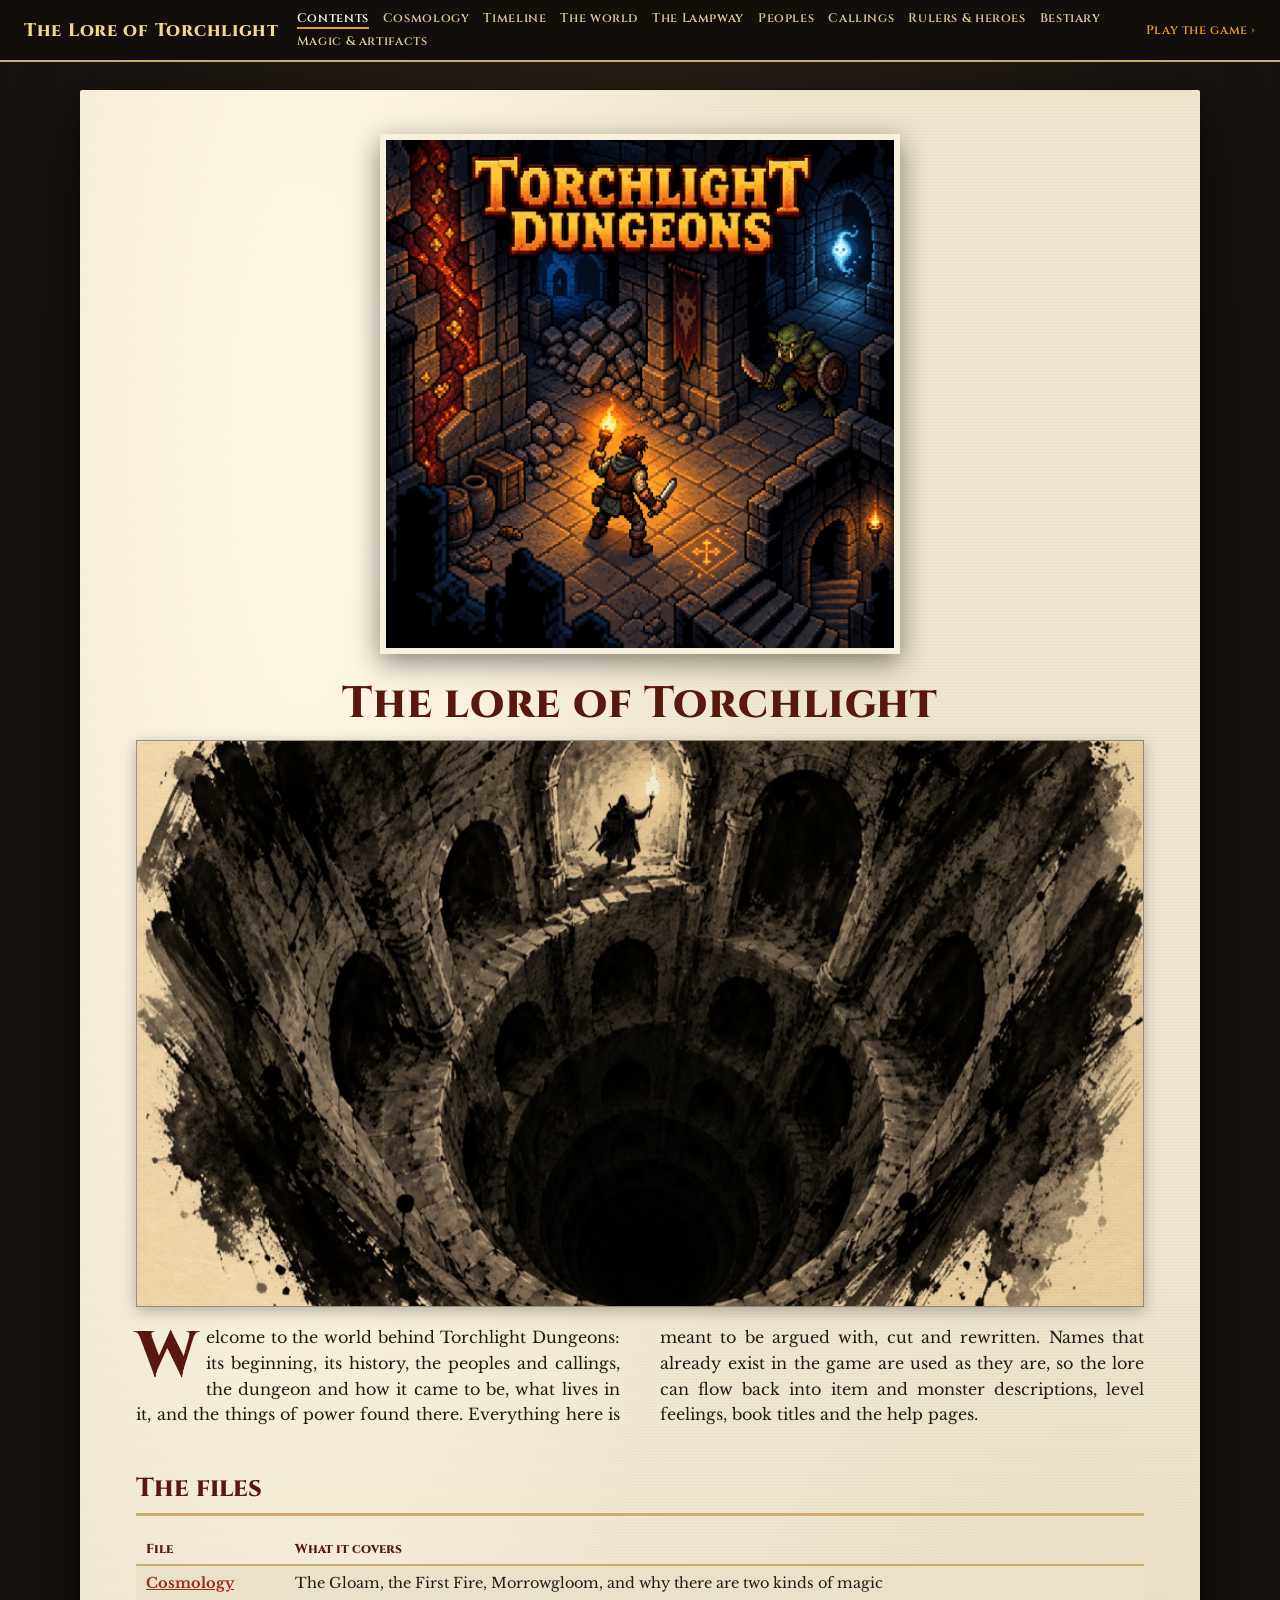
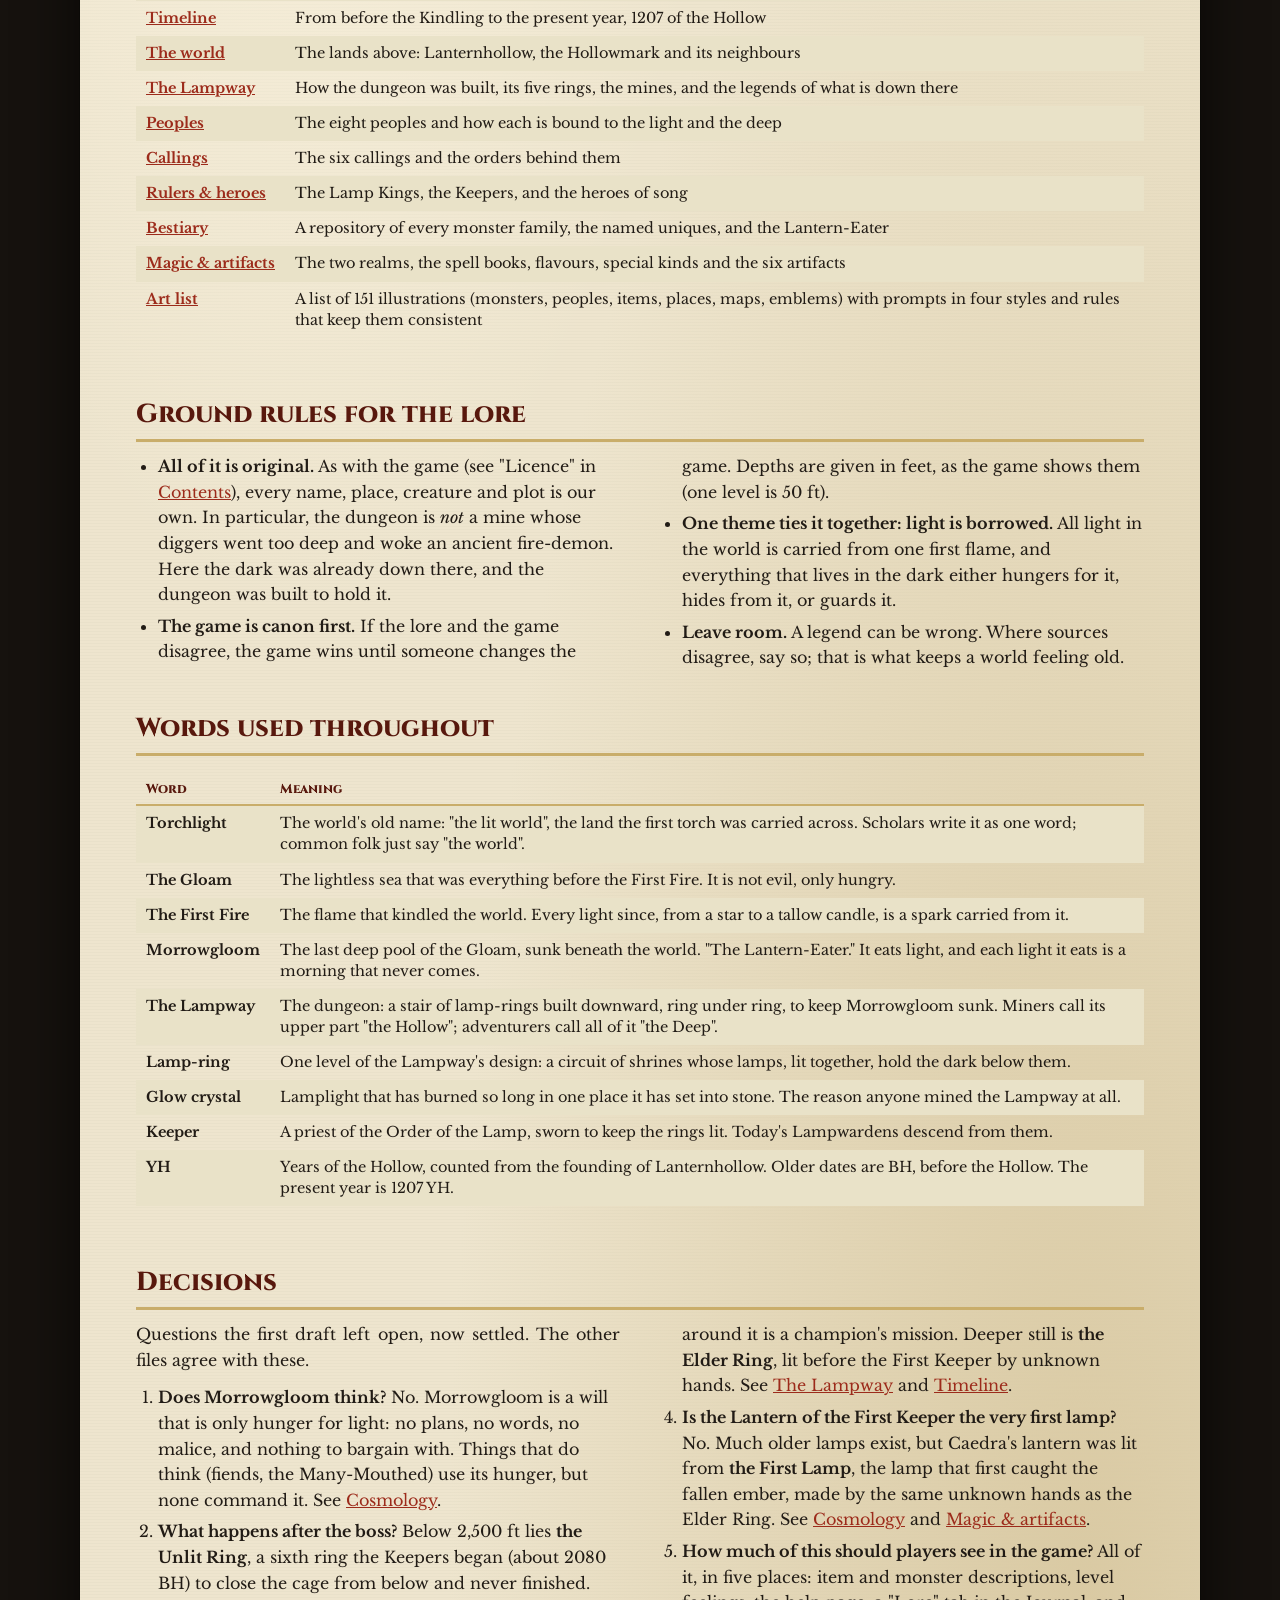
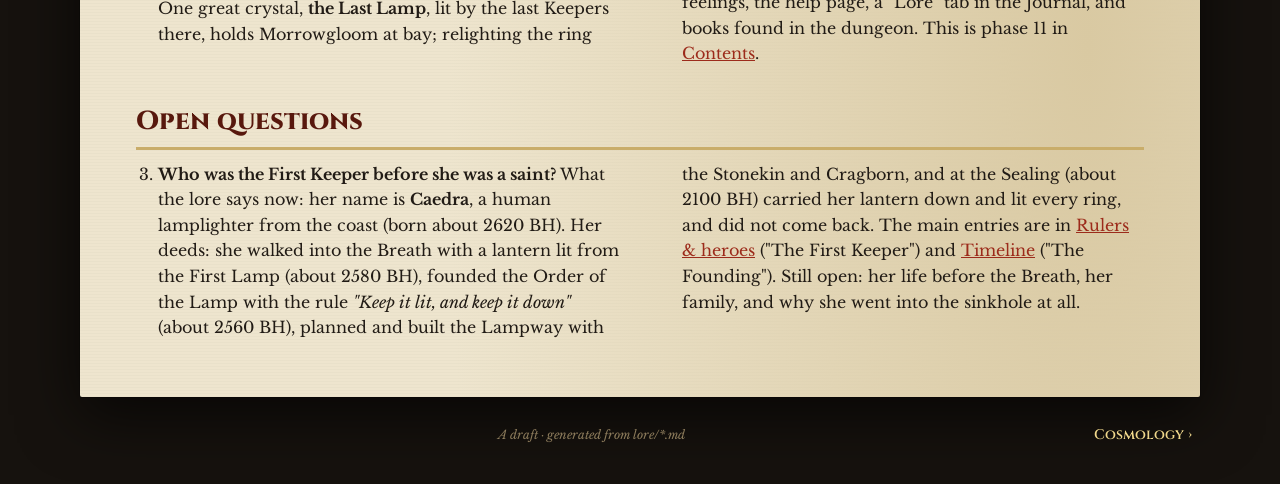
<file: lore/index.html>
<!doctype html>
<html lang="en"><head><meta charset="utf-8"><meta name="viewport" content="width=device-width, initial-scale=1">
<title>The lore of Torchlight · The Lore of Torchlight</title><meta name="color-scheme" content="light">
<meta property="og:title" content="The Lore of Torchlight"><meta property="og:description" content="The world of Torchlight Dungeons, illustrated: its cosmology, history, peoples, rulers, monsters and artifacts."><meta name="description" content="The world of Torchlight Dungeons, illustrated: its cosmology, history, peoples, rulers, monsters and artifacts.">
<meta property="og:image" content="https://dungeon.hensap.id/lore/art/web/opener-contents.jpg"><meta name="twitter:card" content="summary_large_image">
<link rel="icon" href="../favicon.svg"><link rel="preconnect" href="https://fonts.googleapis.com"><link rel="preconnect" href="https://fonts.gstatic.com" crossorigin>
<link href="https://fonts.googleapis.com/css2?family=Cinzel:wght@600;800&family=Libre+Baskerville:ital,wght@0,400;0,700;1,400&display=swap" rel="stylesheet">
<style>/* The Lore of Torchlight: a fantasy rulebook look. Parchment, two columns, red small-caps headings, drop caps,
   tinted tables and notes, stat blocks with copper bars. Built into every page by lore/build.js. */
:root {
  --parchment: #eee5ce; --paper: #f7f0dc; --ink: #211b15; --dim: #5c5043; --red: #58180d; --red-2: #9c2b1b;
  --gold: #c9ad6a; --note: #e0e5c1; --row: #e9e2c8; --stat: #fdf1dc; --copper: #e69a28; --night: #16120e;
}
* { box-sizing: border-box; }
html { color-scheme: light; }
body {
  margin: 0; color: var(--ink); font: 16px/1.6 "Libre Baskerville", Georgia, "Times New Roman", serif;
  background: var(--night) radial-gradient(ellipse at top, #2a2018 0, var(--night) 70%) fixed;
}
a { color: var(--red-2); }
header {
  position: sticky; top: 0; z-index: 5; display: flex; align-items: center; gap: 18px; flex-wrap: wrap;
  padding: 10px 24px; background: #120e0bee; border-bottom: 2px solid var(--gold); backdrop-filter: blur(4px);
}
header .brand { font: 800 18px "Cinzel", serif; color: #f0d88c; text-decoration: none; letter-spacing: .04em; }
header nav { display: flex; flex-wrap: wrap; gap: 4px 14px; flex: 1; }
header nav a, header .play { font: 600 12.5px "Cinzel", serif; color: #d9c79a; text-decoration: none; letter-spacing: .05em; }
header nav a[aria-current] { color: #fff; border-bottom: 2px solid var(--copper); }
header .play { color: var(--copper); }

/* the page itself */
main {
  max-width: 1120px; margin: 28px auto; padding: 44px 56px 56px; background-color: var(--parchment);
  background-image: radial-gradient(ellipse at 20% 10%, #fff8e6 0, #fff8e600 40%), radial-gradient(ellipse at 90% 90%, #d9c9a2 0, #d9c9a200 45%),
    repeating-linear-gradient(0deg, #00000005 0 1px, transparent 1px 3px);
  box-shadow: 0 0 0 1px #00000033, 0 18px 60px #000000aa; border-radius: 2px;
}
.flow { columns: 2 300px; column-gap: 40px; }
h1, h2, h3, h4 { font-family: "Cinzel", serif; color: var(--red); font-weight: 800; break-after: avoid; }
h1 { font-size: 44px; line-height: 1.1; margin: 0 0 6px; letter-spacing: .02em; text-align: center; }
h2 { font-size: 26px; margin: 34px 0 12px; padding-bottom: 4px; border-bottom: 3px solid var(--gold); }
h3 { font-size: 19px; margin: 22px 0 6px; border-bottom: 1px solid var(--gold); }
p { margin: 0 0 12px; text-align: justify; hyphens: auto; }
p.intro { text-align: center; font-style: italic; color: var(--dim); max-width: 760px; margin: 6px auto 22px; }
p.first::first-letter {
  float: left; font: 800 64px/0.82 "Cinzel", serif; color: var(--red); padding: 6px 8px 0 0;
}
ul, ol { margin: 0 0 12px; padding-left: 22px; } li { margin: 0 0 6px; }
code { font: 13px ui-monospace, Menlo, monospace; background: #00000010; padding: 1px 4px; border-radius: 2px; }
hr.rule { border: 0; height: 3px; margin: 26px 0; background: linear-gradient(90deg, transparent, var(--red-2), transparent); }

/* tables: full width, tinted rows */
table { width: 100%; border-collapse: collapse; margin: 6px 0 22px; font-size: 14.5px; line-height: 1.45; }
th { font: 800 13px "Cinzel", serif; color: var(--red); text-align: left; padding: 6px 10px; border-bottom: 2px solid var(--gold); }
td { padding: 7px 10px; vertical-align: top; }
tbody tr:nth-child(odd) { background: var(--row); }
td:first-child { font-weight: 700; white-space: nowrap; }
.\31 0-illustrations td:first-child, .\30 8-bestiary td:nth-child(2) { white-space: normal; }

/* notes: the green boxes of a rulebook */
blockquote {
  break-inside: avoid; margin: 8px 0 18px; padding: 14px 18px; background: var(--note); font-size: 14.5px;
  border-top: 3px solid var(--ink); border-bottom: 3px solid var(--ink); box-shadow: 0 2px 8px #0002;
}

/* illustrations: a drawn picture, or a placeholder frame until it exists */
figure { margin: 6px 0 18px; break-inside: avoid; }
figure.cover { margin: 0 auto 26px; max-width: 520px; }
figure.cover img { width: 100%; display: block; box-shadow: 0 8px 26px #0007; border: 6px solid var(--paper); }
.plates { break-inside: avoid; }
.plates.nmany { display: grid; grid-template-columns: repeat(auto-fill, minmax(150px, 1fr)); gap: 14px; margin: 8px 0 20px; }
.plates.nmany figure { margin: 0; } .plates.nmany figure.wide { grid-column: 1 / -1; } .plates.nmany { align-items: start; }
figure.art.wide { }
.art img, .art .slot { width: 100%; aspect-ratio: var(--ratio); display: block; object-fit: cover; }
.art img { border: 1px solid #0006; box-shadow: 0 4px 14px #0004; }
.art.style-A img, .art.style-B img { filter: sepia(.08) contrast(1.02); mix-blend-mode: multiply; }
.art .slot {
  display: flex; flex-direction: column; justify-content: center; gap: 8px; padding: 18px; text-align: center; color: var(--dim);
  border: 2px dashed #8a7458; outline: 1px solid #8a745855; outline-offset: -8px; font-size: 13px; line-height: 1.45;
  background: repeating-linear-gradient(45deg, #00000008 0 2px, transparent 2px 7px), repeating-linear-gradient(-45deg, #00000006 0 2px, transparent 2px 7px), var(--paper);
}
.art .slot b { font: 800 14px "Cinzel", serif; color: var(--red); letter-spacing: .06em; }
.art .slot small { font: 11px ui-monospace, Menlo, monospace; color: #8a7458; }
.plates.nmany .slot { font-size: 11.5px; padding: 12px; }
.plates.nmany .slot span { display: -webkit-box; -webkit-line-clamp: 6; -webkit-box-orient: vertical; overflow: hidden; }

/* the bestiary's families: each plate beside its own description */
.families { display: grid; grid-template-columns: repeat(auto-fill, minmax(440px, 1fr)); gap: 22px 32px; margin: 10px 0 26px; }
.family { display: grid; grid-template-columns: 150px 1fr; gap: 16px; align-items: start; padding-bottom: 18px; border-bottom: 1px solid #c9ad6a99; }
.family .fam-art figure { margin: 0 0 8px; }
.family .slot { font-size: 10.5px; padding: 8px; gap: 4px; } .family .slot span { display: -webkit-box; -webkit-line-clamp: 5; -webkit-box-orient: vertical; overflow: hidden; }
.family h4 { margin: 0 0 6px; font-size: 19px; color: var(--red); border-bottom: 1px solid var(--gold); padding-bottom: 2px; }
.family p { text-align: left; hyphens: manual; }
.fam-lore { font-style: italic; margin: 0 0 8px; }
.fam-kinds, .fam-source { font-size: 13.5px; line-height: 1.5; margin: 0 0 4px; color: #3a2a1c; }
.fam-kinds b, .fam-source b { font: 800 11.5px "Cinzel", serif; color: var(--red); letter-spacing: .06em; margin-right: 4px; }

/* stat blocks for the named monsters */
aside.stat {
  break-inside: avoid; margin: 6px 0 16px; padding: 10px 14px 8px; background: var(--stat); font: 14px/1.45 "Libre Baskerville", serif;
  border-top: 5px solid var(--copper); border-bottom: 5px solid var(--copper); box-shadow: 0 0 0 1px #0002, 0 3px 10px #0003;
}
aside.stat h4 { margin: 0; font-size: 18px; color: var(--red); }
aside.stat > i { display: block; color: var(--dim); font-size: 13px; margin-bottom: 4px; }
aside.stat hr { border: 0; height: 3px; margin: 6px 0; background: linear-gradient(90deg, var(--red-2), var(--red-2) 60%, transparent); }
aside.stat p { margin: 0 0 3px; text-align: left; color: var(--red); }
aside.stat p b { color: var(--red); } aside.stat p { color: #3a2a1c; } aside.stat p b { margin-right: 4px; }

footer {
  max-width: 1120px; margin: 0 auto 40px; padding: 0 8px; display: flex; justify-content: space-between; align-items: center; gap: 12px;
  font: 600 14px "Cinzel", serif;
}
footer a { color: #f0d88c; text-decoration: none; } footer .draft { color: #8d7c5c; font: italic 12px "Libre Baskerville", serif; }

@media (max-width: 760px){
  header { position: static; padding: 8px 16px; gap: 8px; } header nav { order: 3; flex-basis: 100%; }
  main { margin: 0; padding: 26px 16px 36px; columns: 1; border-radius: 0; }
  h1 { font-size: 32px; } h2 { font-size: 22px; }
  table { display: block; overflow-x: auto; font-size: 13.5px; } td:first-child { white-space: normal; }
  .families { grid-template-columns: 1fr; } .family { grid-template-columns: 104px 1fr; gap: 12px; }
  p { text-align: left; } footer { padding: 0 16px; }
}
@media print {
  body { background: none; } header, footer { display: none; } main { box-shadow: none; margin: 0; max-width: none; }
}
</style></head>
<body><header><a class="brand" href="index.html">The Lore of Torchlight</a><nav><a href="index.html" aria-current="page">Contents</a><a href="01-cosmology.html">Cosmology</a><a href="02-timeline.html">Timeline</a><a href="03-world.html">The world</a><a href="04-the-lampway.html">The Lampway</a><a href="05-peoples.html">Peoples</a><a href="06-callings.html">Callings</a><a href="07-rulers-and-heroes.html">Rulers & heroes</a><a href="08-bestiary.html">Bestiary</a><a href="09-magic-and-artifacts.html">Magic & artifacts</a></nav><a class="play" href="../">Play the game ›</a></header>
<main class="index"><figure class="cover"><img src="../cartridges/torchlight-dungeons-v2.jpg" alt="An adventurer with a torch in a dungeon, a goblin at the edge of the light"></figure><h1>The lore of Torchlight</h1>
<div class="flow">
</div>
<div class="plates n1"><figure class="art wide style-B" style="--ratio:16/9"><img src="art/web/opener-contents.jpg" alt="A lone delver with a torch at the top of a long stair going down into the dark, the whole Lampway opening below like a well." loading="lazy"></figure></div>
<div class="flow">
<p class="first">Welcome to the world behind Torchlight Dungeons: its beginning, its history, the peoples and callings, the dungeon and how it came to be, what lives in it, and the things of power found there. Everything here is meant to be argued with, cut and rewritten. Names that already exist in the game are used as they are, so the lore can flow back into item and monster descriptions, level feelings, book titles and the help pages.</p>
</div>
<h2>The files</h2>
<div class="flow">
</div>
<table><thead><tr><th>File</th><th>What it covers</th></tr></thead><tbody><tr><td><a href="01-cosmology.html">Cosmology</a></td><td>The Gloam, the First Fire, Morrowgloom, and why there are two kinds of magic</td></tr><tr><td><a href="02-timeline.html">Timeline</a></td><td>From before the Kindling to the present year, 1207 of the Hollow</td></tr><tr><td><a href="03-world.html">The world</a></td><td>The lands above: Lanternhollow, the Hollowmark and its neighbours</td></tr><tr><td><a href="04-the-lampway.html">The Lampway</a></td><td>How the dungeon was built, its five rings, the mines, and the legends of what is down there</td></tr><tr><td><a href="05-peoples.html">Peoples</a></td><td>The eight peoples and how each is bound to the light and the deep</td></tr><tr><td><a href="06-callings.html">Callings</a></td><td>The six callings and the orders behind them</td></tr><tr><td><a href="07-rulers-and-heroes.html">Rulers & heroes</a></td><td>The Lamp Kings, the Keepers, and the heroes of song</td></tr><tr><td><a href="08-bestiary.html">Bestiary</a></td><td>A repository of every monster family, the named uniques, and the Lantern-Eater</td></tr><tr><td><a href="09-magic-and-artifacts.html">Magic & artifacts</a></td><td>The two realms, the spell books, flavours, special kinds and the six artifacts</td></tr><tr><td><a href="https://github.com/hendrasaputra/torchlight_dungeon/blob/main/lore/10-illustrations.md">Art list</a></td><td>A list of 151 illustrations (monsters, peoples, items, places, maps, emblems) with prompts in four styles and rules that keep them consistent</td></tr></tbody></table>
<div class="flow">
</div>
<h2>Ground rules for the lore</h2>
<div class="flow">
<ul><li><b>All of it is original.</b> As with the game (see &quot;Licence&quot; in <a href="https://github.com/hendrasaputra/torchlight_dungeon/blob/main/TORCHLIGHT_PLAN.md">Contents</a>), every name, place, creature and plot is our own. In particular, the dungeon is <i>not</i> a mine whose diggers went too deep and woke an ancient fire-demon. Here the dark was already down there, and the dungeon was built to hold it.</li><li><b>The game is canon first.</b> If the lore and the game disagree, the game wins until someone changes the game. Depths are given in feet, as the game shows them (one level is 50 ft).</li><li><b>One theme ties it together: light is borrowed.</b> All light in the world is carried from one first flame, and everything that lives in the dark either hungers for it, hides from it, or guards it.</li><li><b>Leave room.</b> A legend can be wrong. Where sources disagree, say so; that is what keeps a world feeling old.</li></ul>
</div>
<h2>Words used throughout</h2>
<div class="flow">
</div>
<table><thead><tr><th>Word</th><th>Meaning</th></tr></thead><tbody><tr><td><b>Torchlight</b></td><td>The world's old name: &quot;the lit world&quot;, the land the first torch was carried across. Scholars write it as one word; common folk just say &quot;the world&quot;.</td></tr><tr><td><b>The Gloam</b></td><td>The lightless sea that was everything before the First Fire. It is not evil, only hungry.</td></tr><tr><td><b>The First Fire</b></td><td>The flame that kindled the world. Every light since, from a star to a tallow candle, is a spark carried from it.</td></tr><tr><td><b>Morrowgloom</b></td><td>The last deep pool of the Gloam, sunk beneath the world. &quot;The Lantern-Eater.&quot; It eats light, and each light it eats is a morning that never comes.</td></tr><tr><td><b>The Lampway</b></td><td>The dungeon: a stair of lamp-rings built downward, ring under ring, to keep Morrowgloom sunk. Miners call its upper part &quot;the Hollow&quot;; adventurers call all of it &quot;the Deep&quot;.</td></tr><tr><td><b>Lamp-ring</b></td><td>One level of the Lampway's design: a circuit of shrines whose lamps, lit together, hold the dark below them.</td></tr><tr><td><b>Glow crystal</b></td><td>Lamplight that has burned so long in one place it has set into stone. The reason anyone mined the Lampway at all.</td></tr><tr><td><b>Keeper</b></td><td>A priest of the Order of the Lamp, sworn to keep the rings lit. Today's Lampwardens descend from them.</td></tr><tr><td><b>YH</b></td><td>Years of the Hollow, counted from the founding of Lanternhollow. Older dates are BH, before the Hollow. The present year is 1207 YH.</td></tr></tbody></table>
<div class="flow">
</div>
<h2>Decisions</h2>
<div class="flow">
<p>Questions the first draft left open, now settled. The other files agree with these.</p>
<ol><li value="1"><b>Does Morrowgloom think?</b> No. Morrowgloom is a will that is only hunger for light: no plans, no words, no malice, and nothing to bargain with. Things that do think (fiends, the Many-Mouthed) use its hunger, but none command it. See <a href="01-cosmology.html">Cosmology</a>.</li><li value="2"><b>What happens after the boss?</b> Below 2,500 ft lies <b>the Unlit Ring</b>, a sixth ring the Keepers began (about 2080 BH) to close the cage from below and never finished. One great crystal, <b>the Last Lamp</b>, lit by the last Keepers there, holds Morrowgloom at bay; relighting the ring around it is a champion's mission. Deeper still is <b>the Elder Ring</b>, lit before the First Keeper by unknown hands. See <a href="04-the-lampway.html">The Lampway</a> and <a href="02-timeline.html">Timeline</a>.</li><li value="4"><b>Is the Lantern of the First Keeper the very first lamp?</b> No. Much older lamps exist, but Caedra's lantern was lit from <b>the First Lamp</b>, the lamp that first caught the fallen ember, made by the same unknown hands as the Elder Ring. See <a href="01-cosmology.html">Cosmology</a> and <a href="09-magic-and-artifacts.html">Magic & artifacts</a>.</li><li value="5"><b>How much of this should players see in the game?</b> All of it, in five places: item and monster descriptions, level feelings, the help page, a &quot;Lore&quot; tab in the Journal, and books found in the dungeon. This is phase 11 in <a href="https://github.com/hendrasaputra/torchlight_dungeon/blob/main/TORCHLIGHT_PLAN.md">Contents</a>.</li></ol>
</div>
<h2>Open questions</h2>
<div class="flow">
<ol><li value="3"><b>Who was the First Keeper before she was a saint?</b> What the lore says now: her name is <b>Caedra</b>, a human lamplighter from the coast (born about 2620 BH). Her deeds: she walked into the Breath with a lantern lit from the First Lamp (about 2580 BH), founded the Order of the Lamp with the rule <i>&quot;Keep it lit, and keep it down&quot;</i> (about 2560 BH), planned and built the Lampway with the Stonekin and Cragborn, and at the Sealing (about 2100 BH) carried her lantern down and lit every ring, and did not come back. The main entries are in <a href="07-rulers-and-heroes.html">Rulers & heroes</a> (&quot;The First Keeper&quot;) and <a href="02-timeline.html">Timeline</a> (&quot;The Founding&quot;). Still open: her life before the Breath, her family, and why she went into the sinkhole at all.</li></ol>
</div></main>
<footer><span></span><span class="draft">A draft · generated from lore/*.md</span><a href="01-cosmology.html">Cosmology ›</a></footer></body></html>
</file>
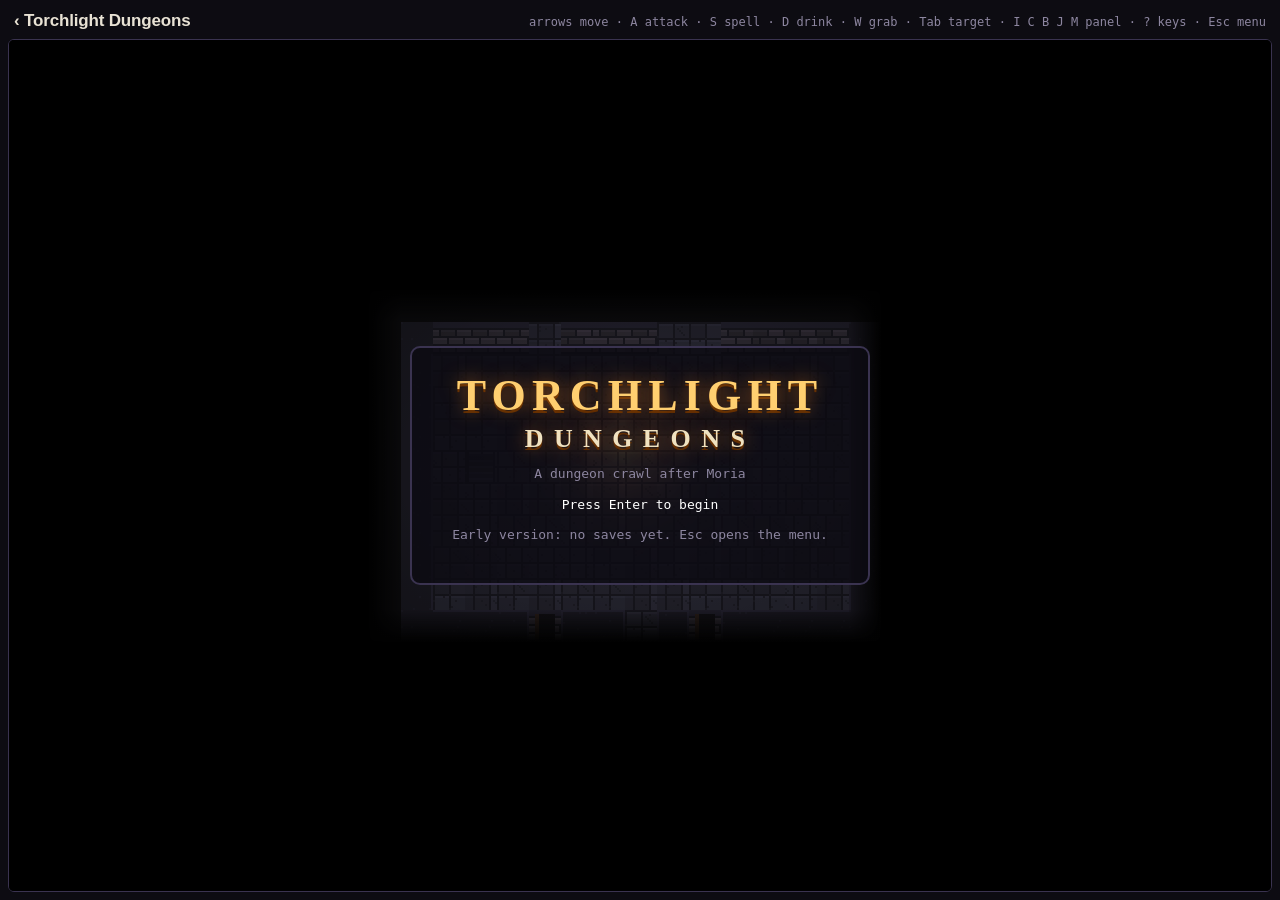
<file: torchlight-dungeons.html>
<!DOCTYPE html>
<html lang="en">
<head>
<meta charset="utf-8">
<meta name="viewport" content="width=device-width, initial-scale=1">
<title>Torchlight Dungeons</title>
<link rel="icon" href="favicon.svg" type="image/svg+xml">
<style>
/* Shared by the game pages: page layout, the touch gamepad, and the landscape phone layout. Built into each page. */
:root{
  --ground:#E9EDF1; --ink:#20304A; --muted:#5E6A7D; --line:#C9D1DB;
  --btn:#DCE2E9; --accent:#2F5BD3;
  box-sizing:border-box;
  padding-top:env(safe-area-inset-top,0px);
  padding-bottom:env(safe-area-inset-bottom,0px);
}
@media (prefers-color-scheme: dark){
  :root:not([data-theme="light"]){
    --ground:#151B26; --ink:#D9E1EC; --muted:#8792A3; --line:#2A3445;
    --btn:#222B3A; --accent:#7FA2FF;
  }
}
:root[data-theme="dark"]{
  --ground:#151B26; --ink:#D9E1EC; --muted:#8792A3; --line:#2A3445;
  --btn:#222B3A; --accent:#7FA2FF;
}
*,*::before,*::after{box-sizing:inherit}
html{height:100%;overscroll-behavior:none}
body{height:100%;height:100svh;margin:0;touch-action:manipulation;overscroll-behavior:none;-webkit-touch-callout:none;background:var(--ground);color:var(--ink);
  font:15px/1.35 -apple-system,BlinkMacSystemFont,"Segoe UI",Roboto,"Helvetica Neue",Arial,sans-serif;
  display:flex;flex-direction:column;overflow:hidden;-webkit-user-select:none;user-select:none}
header{display:flex;flex-wrap:wrap;justify-content:space-between;align-items:baseline;gap:2px 12px;padding:10px 14px 6px}
h1{font-size:17px;font-weight:650;margin:0;letter-spacing:-0.01em}
h1 a{color:inherit;text-decoration:none}h1 a:hover{text-decoration:underline}
#hud{font:12px/1.2 ui-monospace,"SF Mono",Menlo,Consolas,monospace;color:var(--muted);white-space:nowrap}
#stage{flex:1;position:relative;touch-action:none;margin:0 8px;border:1px solid var(--line);border-radius:6px;overflow:hidden;min-height:0;background:#0B0F16}
#cv{position:absolute;left:50%;top:50%;transform:translate(-50%,-50%);display:block;touch-action:none}
nav{padding:8px 8px 10px;display:flex;flex-direction:column;gap:6px}
button{flex:1 1 auto;min-width:60px;min-height:40px;padding:6px 8px;border:0;border-radius:8px;background:var(--btn);color:var(--ink);font:inherit;font-size:14px;cursor:pointer;touch-action:none}
button:focus-visible{outline:2px solid var(--accent);outline-offset:2px}
/* Touch gamepad, styled after a handheld console: cross-shaped D-pad, slanted A/B, pill SELECT/START */
#gamepad{display:grid;grid-template-columns:auto 1fr auto;grid-template-areas:"dpad . ab" "mid mid mid";align-items:center;row-gap:4px;padding:4px 12px 20px;touch-action:none}
#gamepad[hidden]{display:none}
#dpad{grid-area:dpad;position:relative;width:120px;height:120px;touch-action:none;cursor:pointer}
#dpad::before,#dpad::after{content:"";position:absolute;background:#2A2A31;border-radius:7px;box-shadow:0 4px 0 #0E0E12}
#dpad::before{left:0;right:0;top:40px;height:40px}
#dpad::after{top:0;bottom:0;left:40px;width:40px}
#dpad span{position:absolute;z-index:1;color:#6E6E78;font-size:13px;line-height:1;pointer-events:none;transition:color .05s}
#dpad .l{left:11px;top:53px}#dpad .r{right:11px;top:53px}#dpad .u{left:54px;top:11px}#dpad .d{left:54px;bottom:11px}
#dpad[data-dir="left"] .l,#dpad[data-dir="right"] .r,#dpad[data-dir="up"] .u,#dpad[data-dir="down"] .d{color:#F4F4F8}
#dpad[data-dir="left"]{transform:perspective(300px) rotateY(-8deg)}
#dpad[data-dir="right"]{transform:perspective(300px) rotateY(8deg)}
#dpad[data-dir="up"]{transform:perspective(300px) rotateX(8deg)}
#dpad[data-dir="down"]{transform:perspective(300px) rotateX(-8deg)}
.mid{grid-area:mid;justify-self:center;display:flex;gap:18px;transform:rotate(-22deg)}
.mid button{min-width:0;min-height:0;width:52px;height:16px;padding:0;border-radius:8px;background:#8D8C94;box-shadow:0 3px 0 #55545B;font-size:0;position:relative}
.mid button::after{content:attr(data-label);position:absolute;top:22px;left:50%;transform:translateX(-50%);font:600 10px/1 ui-monospace,Menlo,monospace;letter-spacing:.08em;color:var(--muted)}
.ab{grid-area:ab;display:flex;gap:14px;transform:rotate(-22deg)}
.ab button{min-width:0;min-height:0;width:60px;height:60px;padding:0;border-radius:50%;background:#A3245C;color:#F7D7E6;font:700 19px/1 ui-monospace,Menlo,monospace;box-shadow:0 5px 0 #5E1233}
.ab button:first-child{margin-top:30px}
#gamepad button.on{transform:translateY(3px);box-shadow:0 2px 0 #0E0E12;filter:brightness(.85)}
body.touch #hud{display:none}
/* Phone on its side: D-pad on the left, A/B on the right, game in the middle */
@media (orientation: landscape) and (max-height: 600px){
  body.touch{display:grid;grid-template-columns:auto 1fr auto;grid-template-rows:1fr auto}
  body.touch header{display:none}
  body.touch nav,body.touch #gamepad{display:contents}
  body.touch #stage{grid-column:2;grid-row:1;margin:6px 0 4px}
  body.touch #dpad{grid-column:1;grid-row:1 / 3;align-self:center;justify-self:center;margin:0 18px 70px}
  body.touch .mid{grid-column:1;grid-row:1 / 3;align-self:end;justify-self:center;margin-bottom:46px}
  body.touch .ab{grid-column:3;grid-row:1 / 3;align-self:center;margin:0 18px 0 10px}
}
</style>
<style>
/* Torchlight's own look: a dark panel and HUD over the code-drawn map (phase 6). Keyboard only. */
:root { --tbg: #0d0c12; --panel: #1b1824; --edge: #3a3350; --slot: #13111a; --text: #e8e2d4; --dim: #8d86a0; --gold: #e8b830; --hpc: #c8423a; --mpc: #4a7ad8; --xpc: #c89a3a;
  --q-cursed: #d84a3a; --q-magic: #5a9cff; --q-ego: #b46cf0; --q-art: #f0a830; --q-unknown: #77708a; }
body { background: var(--tbg); color: var(--text); }
header { color: var(--text); } h1 a { color: var(--text); } #hud { color: var(--dim); }
#main { flex: 1; display: flex; gap: 8px; margin: 0 8px 8px; min-height: 0; }
#stage { margin: 0; flex: 1; border-color: var(--edge); background: #000; font: 13px/1.35 ui-monospace, "SF Mono", Menlo, Consolas, monospace; }
#cv { left: 0; top: 0; transform: none; }
img.px { image-rendering: pixelated; width: 32px; height: 32px; display: block; }
img.px.big { width: 48px; height: 48px; } img.px.face { width: 40px; height: 40px; } img.px.hero { width: 160px; height: 160px; filter: drop-shadow(0 6px 0 #0007); }
#ov > * { position: absolute; }
#status { left: 10px; top: 10px; width: 250px; background: #0c0b12d8; border: 2px solid var(--edge); border-radius: 6px; padding: 8px 10px; }
.who { display: flex; gap: 10px; align-items: center; } .who b { display: block; font-size: 14px; } .who small { color: var(--dim); }
.meter { margin: 5px 0; } .meter span { display: flex; justify-content: space-between; font-size: 12px; } .meter i { display: block; height: 7px; background: #2a2636; border-radius: 3px; overflow: hidden; }
.meter i s { display: block; height: 100%; text-decoration: none; transition: width .2s; }
.hp s { background: var(--hpc); } .hp.low s { background: #ff5a3a; animation: blink .8s infinite; } .mp s { background: var(--mpc); } .xp s { background: var(--xpc); } .wt s { background: #7a8a5a; }
.meter.xp i { height: 4px; }
.facts { display: flex; justify-content: space-between; font-size: 12px; margin-top: 4px; } .gold { color: var(--gold); } .bad { color: #ff7a5a; }
.chips { display: flex; flex-wrap: wrap; gap: 3px; margin-top: 4px; } .chips em { font-style: normal; font-size: 11px; padding: 1px 5px; border-radius: 3px; }
.chips .good { background: #234a2c; color: #b8f0b0; } .chips .bad { background: #5a2420; color: #ffc0b0; }
#minibox { right: 10px; top: 10px; width: 240px; }
#mini { width: 240px; height: 132px; image-rendering: pixelated; border: 2px solid var(--edge); border-radius: 6px; display: block; background: #07060b; }
#target { margin-top: 6px; background: #0c0b12d8; border: 2px solid var(--gold); border-radius: 6px; padding: 8px; }
.ct { display: flex; gap: 10px; align-items: center; } .ct b { display: block; } .ct small { color: var(--dim); display: block; }
.ln { font-size: 12px; margin: 4px 0; color: #cfc8b8; } .dim { color: var(--dim); }
#log { left: 10px; bottom: 82px; width: 46%; text-shadow: 0 1px 0 #000, 0 0 4px #000; pointer-events: none; }
#log .new { color: #fff3c8; }
#bar { left: 50%; bottom: 8px; transform: translateX(-50%); display: flex; gap: 10px; padding: 5px; background: #000b; border: 2px solid var(--edge); border-radius: 6px; }
#bar .acts, #bar .hot { display: flex; gap: 4px; } #bar .acts .slot { border-color: #5a4f78; }
.slot { width: 52px; height: 52px; background: var(--slot); border: 2px solid var(--edge); border-radius: 4px; position: relative; display: grid; place-items: center; flex: none; }
.slot .k { position: absolute; left: 3px; top: 0; font-size: 11px; color: var(--gold); font-weight: bold; }
.slot .n { position: absolute; right: 3px; bottom: 0; font-size: 10px; color: var(--text); text-shadow: 0 1px 0 #000; }
.slot.off img, .slot.off .glyph { opacity: .35; } .slot .glyph { font-size: 22px; color: var(--text); } .glyph.dim { color: #5a5468; }
.slot .lab { color: #4a4460; font-size: 9px; text-transform: uppercase; text-align: center; line-height: 1.1; }
.q-cursed { border-color: var(--q-cursed) !important; } .q-magic { border-color: var(--q-magic) !important; } .q-ego { border-color: var(--q-ego) !important; }
.q-art { border-color: var(--q-art) !important; box-shadow: 0 0 6px #f0a83088; } .q-unknown { border-color: var(--q-unknown) !important; }
.card.q-cursed b { color: var(--q-cursed); } .card.q-magic b { color: var(--q-magic); } .card.q-ego b { color: var(--q-ego); } .card.q-art b { color: var(--q-art); }
#prompt { left: 50%; top: 12px; transform: translateX(-50%); background: #2a2010ee; border: 2px solid var(--gold); color: #ffe9b0; padding: 6px 14px; border-radius: 6px; white-space: nowrap; }
#panel { width: 372px; flex: none; background: var(--panel); border: 2px solid var(--edge); border-radius: 6px; display: flex; flex-direction: column; min-height: 0; font: 13px/1.35 ui-monospace, "SF Mono", Menlo, Consolas, monospace; }
#panel[hidden] { display: none; } #panel.focus { border-color: var(--gold); }
#tabs { display: flex; } #tabs b { flex: 1; text-align: center; padding: 7px 0 5px; background: #14121c; color: var(--dim); font-weight: normal; border-bottom: 2px solid var(--edge); cursor: pointer; }
#tabs b small { display: block; font-size: 10px; color: #5a5468; } #tabs b.on { background: var(--panel); color: var(--text); border-bottom-color: transparent; } #tabs b.on small { color: var(--gold); }
#tab { padding: 10px 12px; overflow: auto; flex: 1; }
#tab .lv { border: 2px solid var(--edge); padding: 2px 8px; text-align: center; } #tab .lv b { font-size: 20px; display: block; }
#tab .name { font-size: 16px; } .sub { color: var(--dim); }
.doll { display: grid; grid-template-columns: 52px 1fr 52px; gap: 6px; margin: 10px 0 6px; align-items: center; } .doll .col { display: grid; gap: 6px; } .doll .dmid { display: grid; place-items: center; }
.row4 { display: flex; gap: 6px; justify-content: center; }
.stats { display: grid; grid-template-columns: 1fr 1fr; gap: 2px 14px; border: 2px solid var(--edge); padding: 6px 10px; } .stats span { display: flex; justify-content: space-between; } .stats b { color: var(--gold); font-weight: normal; }
i.up { color: #7adc6a; font-style: normal; margin-left: 4px; } i.down { color: #ff6a5a; font-style: normal; margin-left: 4px; }
h3 { margin: 12px 0 6px; font-size: 11px; color: var(--dim); letter-spacing: .12em; text-transform: uppercase; font-weight: normal; }
.grid { display: grid; grid-template-columns: repeat(6, 52px); gap: 4px; justify-content: center; margin: 8px 0; }
.sel { outline: 2px solid var(--gold); outline-offset: 1px; }
.spell { display: grid; grid-template-columns: 34px 1fr auto; align-items: center; gap: 8px; padding: 3px 6px; border: 1px solid transparent; border-radius: 4px; cursor: pointer; }
.spell.off { opacity: .5; } .spell.ready { border-color: var(--gold); background: #2a2010; } .spell small { color: var(--dim); } .spell em { color: var(--gold); font-style: normal; font-size: 11px; }
.msgs div { font-size: 12px; padding: 2px 0; border-bottom: 1px solid #2a2636; }
.beast { display: flex; gap: 8px; margin: 6px 0; } .beast small { color: var(--dim); display: block; }
#bigmap { image-rendering: pixelated; width: 100%; border: 2px solid var(--edge); }
#tip { position: fixed; z-index: 30; width: 280px; pointer-events: none; }
.card { background: #0c0b11f4; border: 2px solid var(--gold); padding: 10px; border-radius: 4px; font: 13px/1.35 ui-monospace, "SF Mono", Menlo, Consolas, monospace; color: var(--text); }
.card p { display: flex; justify-content: space-between; margin: 3px 0; } .card hr { border: 0; border-top: 1px solid var(--edge); margin: 6px 0; }
.card p span:last-child { color: var(--gold); }
#dlg, #screen { position: absolute; inset: 0; display: grid; place-items: center; z-index: 10; }
#dlg { background: #0008; } #dlg[hidden], #screen[hidden], #target[hidden], #prompt[hidden], #ov[hidden] { display: none; }
#dlg .box { background: var(--panel); border: 2px solid var(--gold); border-radius: 8px; padding: 14px 16px; min-width: 520px; max-width: 92%; max-height: 92%; display: flex; flex-direction: column; }
#dlg .box.wide { min-width: 860px; } #dlg h2 { margin: 0 0 8px; font-size: 16px; color: var(--gold); font-weight: normal; }
#dlg .cols { display: flex; gap: 12px; min-height: 0; flex: 1; } #dlg .list { flex: 1; overflow: auto; min-width: 240px; max-height: 60vh; }
#dlg .side { width: 290px; flex: none; } #dlg .side .card { border-color: var(--edge); }
.row { display: flex; align-items: center; gap: 8px; padding: 4px 8px; border: 2px solid transparent; border-radius: 4px; cursor: pointer; }
.row span { flex: 1; } .row small { color: var(--gold); } .row.sel { border-color: var(--gold); background: #2a2010; outline: none; } .row.off { opacity: .45; }
.row[class*="q-"] { border-left-width: 4px; }
.note { color: var(--dim); font-size: 11px; margin-top: 8px; } kbd { display: inline-block; min-width: 140px; color: var(--gold); font: inherit; }
.shopline { display: flex; gap: 16px; margin-bottom: 8px; color: #cfc8b8; }
#screen { background: radial-gradient(ellipse at center, #0000 0, #000a 70%); }
.titlecard { text-align: center; background: #0c0b12cc; border: 2px solid var(--edge); border-radius: 10px; padding: 26px 40px; max-width: 640px; }
.titlecard h1 { font: 700 44px/1 Georgia, "Times New Roman", serif; letter-spacing: .14em; color: #ffcf70; text-shadow: 0 0 18px #ff8a2088, 0 3px 0 #5a2a00; text-transform: uppercase; margin: 0 0 6px; }
.titlecard h1 span { display: block; font-size: 26px; letter-spacing: .4em; color: #f0e2c0; margin-top: 8px; }
.blink { animation: blink 1.2s steps(2) infinite; color: #fff; } @keyframes blink { 50% { opacity: .35; } }
.fame { font-size: 12px; color: var(--dim); } .fame.best { color: var(--text); } .fame b { color: var(--gold); display: inline-block; min-width: 52px; text-align: right; margin-right: 6px; }
.tomb .rip { font-size: 40px; color: #d8d0c0; text-shadow: none; }
.create { background: #0c0b12ee; border: 2px solid var(--edge); border-radius: 10px; padding: 16px 20px; width: min(980px, 94%); }
.steps { display: flex; gap: 18px; margin-bottom: 12px; } .steps b { color: #5a5468; font-weight: normal; } .steps b.on { color: var(--gold); } .steps b.done { color: var(--dim); }
.cbody { display: grid; grid-template-columns: 220px 180px 1fr; gap: 16px; align-items: start; }
.cinfo h2 { margin: 0 0 6px; color: var(--gold); font-weight: normal; } .cinfo .stats { margin: 8px 0; }
.preview { display: grid; place-items: center; background: #13111a; border: 2px solid var(--edge); border-radius: 8px; padding: 10px; }
.namebox { margin-top: 8px; padding: 6px 10px; border: 2px solid var(--gold); border-radius: 4px; font-size: 16px; } .caret { animation: blink 1s steps(2) infinite; }
</style>
</head>
<body>
<header>
  <h1><a href="./" title="Back to the cartridge shelf">&#8249; Torchlight Dungeons</a></h1>
  <div id="hud">arrows move &middot; A attack &middot; S spell &middot; D drink &middot; W grab &middot; Tab target &middot; I C B J M panel &middot; ? keys &middot; Esc menu</div>
</header>
<div id="main">
  <div id="stage">
    <canvas id="cv" aria-label="The dungeon map around you."></canvas>
    <div id="ov" hidden>
      <div id="status"></div>
      <div id="minibox"><canvas id="mini" width="240" height="132"></canvas><div id="target" hidden></div></div>
      <div id="log" aria-live="polite"></div>
      <div id="bar"></div>
      <div id="prompt" hidden></div>
    </div>
    <div id="screen" hidden></div>
    <div id="dlg" hidden></div>
  </div>
  <aside id="panel" hidden><div id="tabs"></div><div id="tab"></div></aside>
</div>
<div id="tip" hidden></div>
<script>
"use strict";
/* ================= Shared core: physics, light, ink, 24-bit renderer ================= */
const MONO = 'ui-monospace,"SF Mono",Menlo,Consolas,"Liberation Mono",monospace';
const SANS = '-apple-system,BlinkMacSystemFont,"Segoe UI",Roboto,Arial,sans-serif';
// The simulated screen is always dark: characters emit light, so they need a black background.
const SCREEN = { bg: "#0B0F16", dot: "#1C2432", line: "#263042", text: "#DCE3EC", muted: "#7C889B", accent: "#7FA2FF", pink: "#F07FB8", lamp: "#FFC857" };
const RAMPS = { classic: " .:-=+*#%@", detailed: " .'`^\",:;Il!i~+_-?]}1)|/tfjrxnuvczXYUJCLQ0OZmwqpdbkhao*#MW&8%B@", blocks: " \u2591\u2592\u2593\u2588" };
function norm(v){ const l = Math.hypot(...v); return v.map(x => x / l); }
const DIR = norm([-0.5, -0.6, 0.65]), SUB = [0.25, 0.75], MREF = 2.4;
const AMB_RGB = [0.55, 0.65, 0.9];     // room light is slightly blue
const FLASH_RGB = [1.0, 0.75, 0.45];   // impact flashes are warm
const FLOOR_ALB = 0.5;                 // share of light the floor reflects
const BAYER = [0, 8, 2, 10, 12, 4, 14, 6, 3, 11, 1, 9, 15, 7, 13, 5];
const MATS = {
  foam:   { name: "foam",   density: 0.2, e: 0.70, mu: 0.6, kd: 0.95, ks: 0.05, shine: 4,  alb: [0.20, 0.85, 0.72], rMin: 1.6, rMax: 2.4 },
  rubber: { name: "rubber", density: 1.0, e: 0.55, mu: 0.8, kd: 0.85, ks: 0.30, shine: 14, alb: [0.30, 0.48, 1.00], alt: [1.00, 0.38, 0.68], rMin: 1.2, rMax: 1.9 },
  steel:  { name: "steel",  density: 7.0, e: 0.35, mu: 0.2, kd: 0.45, ks: 1.10, shine: 70, alb: [0.72, 0.76, 0.82], rMin: 0.9, rMax: 1.3 },
  peg:    { name: "peg",    density: 0,   e: 0.50, mu: 0.3, kd: 0.80, ks: 0.20, shine: 10, alb: [0.42, 0.47, 0.56] }
};
const MIX = ["rubber", "rubber", "rubber", "rubber", "foam", "foam", "foam", "steel", "steel", "steel"];
function hexToLinear(hex){
  const n = parseInt(hex.slice(1), 16);
  return [(n >> 16) & 255, (n >> 8) & 255, n & 255].map(c => Math.pow(c / 255, 2.2));
}
function defaultDisplay(){
  return { chars: RAMPS.classic, calibrate: true, dither: false, black: 0.15, exposure: 1.3, gamma: 2.2, split: 0.2, glow: 0.35, room: 0.18, lampHex: "#FFD9A0", lampRGB: hexToLinear("#FFD9A0") };
}

/* ---------- arcade display settings (settings.html), shared by the game pages ---------- */
// One choice for every cartridge, saved in this browser: character set, ASCII or pixel drawing, tube TV filter, and
// detail (1, 2 or 3: how many times finer the engine draws its lit bodies and light; see Screen.fit).
const ARCADE_KEY = "arcade.v1.display";
const ARCADE_DEFAULTS = { ramp: "classic", custom: " .:oO0@", mode: "ascii", crt: false, detail: 1 };
function arcadeSettings(){
  let saved = {};
  try { saved = JSON.parse(localStorage.getItem(ARCADE_KEY) || "{}") || {}; }
  catch (e){ console.warn("Arcade: saved display settings unreadable, using defaults", e); }
  return { ...ARCADE_DEFAULTS, ...saved };
}
function saveArcadeSettings(s){
  try { localStorage.setItem(ARCADE_KEY, JSON.stringify(s)); return true; }
  catch (e){ console.warn("Arcade: could not save display settings", e); return false; }
}
function arcadeChars(s){ return s.ramp === "custom" ? (s.custom.length > 1 ? s.custom : " @") : RAMPS[s.ramp] || RAMPS.classic; }
// The tube TV look is CSS laid over the game's #stage: scanlines, a phosphor grille, vignette, rounded glass, flicker.
const CRT_CSS = `
body.crt #stage{background:#050607}
body.crt #cv{border-radius:14px;filter:saturate(1.15) contrast(1.06) brightness(1.1)}
body.crt #stage::before,body.crt #stage::after{content:"";position:absolute;inset:0;pointer-events:none;z-index:2}
body.crt #stage::before{background:repeating-linear-gradient(to bottom,rgba(0,0,0,.24) 0 1px,transparent 1px 3px),
  repeating-linear-gradient(to right,rgba(255,40,40,.06) 0 1px,rgba(40,255,40,.06) 1px 2px,rgba(60,60,255,.06) 2px 3px)}
body.crt #stage::after{border-radius:inherit;background:radial-gradient(ellipse at center,transparent 58%,rgba(0,0,0,.55) 100%);
  box-shadow:inset 0 0 50px rgba(0,0,0,.85),inset 0 0 6px rgba(160,200,255,.15);animation:crt-flicker 5s steps(40) infinite}
@keyframes crt-flicker{0%,100%{opacity:1}47%{opacity:.93}50%{opacity:1}73%{opacity:.96}}
@media (prefers-reduced-motion: reduce){body.crt #stage::after{animation:none}}`;
// Call once at start-up with the game's display: applies the character set, pixel mode and the TV filter.
function applyArcadeSettings(D){
  const s = arcadeSettings();
  D.chars = arcadeChars(s); D.pixels = s.mode === "pixels"; D.detail = Math.max(1, Math.min(3, s.detail | 0 || 1));
  if (!document.getElementById("crt-css")){ const st = document.createElement("style"); st.id = "crt-css"; st.textContent = CRT_CSS; document.head.appendChild(st); }
  document.body.classList.toggle("crt", !!s.crt);
  return s;
}

/* ---------- physics (unchanged from v2) ---------- */
function hit(b, dv){ if (dv > 220) b.flash = Math.max(b.flash, Math.min(1, (dv - 220) / 1000)); }
class World {
  constructor(){ this.bodies = []; this.forces = []; this.w = 300; this.h = 300; this.unit = 10; this.g = { x: 0, y: 0 };
    this.substeps = 4; this.cell = 60; this.grid = new Map(); this.drag = 0; this.onSub = null;
    this.openTop = false;   // true: no ceiling, bodies can fly above y = 0 and fall back
    this.terrain = null;    // optional grid of solid cells: { cw, ch, cols, rows, solid: Uint8Array, mat } (see collideTerrain)
  }
  add(x, y, r, matName, alb, matOverride){
    const M = matOverride || MATS[matName], st = matName === "peg";
    const m = st ? 0 : M.density * (r / this.unit) ** 2;
    const b = { x, y, vx: 0, vy: 0, r, a: Math.random() * 6.283, w: 0, mat: M, alb: alb || M.alb, static: st, m,
      im: st ? 0 : 1 / m, iI: st ? 0 : 1 / (0.4 * m * r * r), grab: null, flash: 0, touch: false };
    this.bodies.push(b);
    if (this.bodies.length > 260){ const i = this.bodies.findIndex(o => !o.static && !o.grab); if (i >= 0) this.bodies.splice(i, 1); }
    return b;
  }
  // A box is a rotating rectangle with half-width hw and half-height hh. Its r is the bounding radius, which the
  // broadphase grid uses; mass uses the same area rule as circles, so equal materials have equal density.
  addBox(x, y, hw, hh, matName, alb, matOverride){
    const b = this.add(x, y, Math.hypot(hw, hh), matName, alb, matOverride);
    b.box = true; b.hw = hw; b.hh = hh;
    if (!b.static){ b.m = b.mat.density * 4 * hw * hh / Math.PI / this.unit ** 2; b.im = 1 / b.m; b.iI = 3 / (b.m * (hw * hw + hh * hh)); }
    return b;
  }
  step(dt){
    let maxR = 1; for (const b of this.bodies) if (b.r > maxR) maxR = b.r;
    this.cell = maxR * 2 + 2;
    const h = dt / this.substeps;
    for (let s = 0; s < this.substeps; s++){ this.substep(h); if (this.onSub) this.onSub(); }
    const decay = Math.pow(0.001, dt); for (const b of this.bodies) b.flash *= decay;
  }
  substep(h){
    const { w, h: H, g } = this;
    for (const b of this.bodies){
      if (b.static) continue;
      const mN = Math.max(0.25, b.m / MREF);
      let ax = g.x, ay = g.y;
      const sp = Math.hypot(b.vx, b.vy);
      if (sp > 0 && this.drag){ const k = this.drag * b.r * sp * b.im; ax -= b.vx * k; ay -= b.vy * k; }
      if (b.grab){ ax += (520 * (b.grab.x - b.x) - 46 * b.vx) / mN; ay += (520 * (b.grab.y - b.y) - 46 * b.vy) / mN; }
      for (const f of this.forces){
        const dx = b.x - f.x, dy = b.y - f.y, d = Math.hypot(dx, dy);
        if (d > 0.001 && d < f.radius){ const k = (1 - d / f.radius) * f.strength / mN; ax += dx / d * k; ay += dy / d * k; }
      }
      b.vx += ax * h; b.vy += ay * h;
      const s2 = Math.hypot(b.vx, b.vy); if (s2 > 4000){ b.vx *= 4000 / s2; b.vy *= 4000 / s2; }
      b.x += b.vx * h; b.y += b.vy * h; b.a += b.w * h; b.w *= 0.9997;
      if (b.box){ this.boxWalls(b); continue; }
      if (b.x - b.r <= 0){ b.x = b.r; this.wall(b, -1, 0, h); }
      if (b.x + b.r >= w){ b.x = w - b.r; this.wall(b, 1, 0, h); }
      if (!this.openTop && b.y - b.r <= 0){ b.y = b.r; this.wall(b, 0, -1, h); }
      if (b.y + b.r >= H){ b.y = H - b.r; this.wall(b, 0, 1, h); }
    }
    for (const b of this.bodies) b.touch = false;
    this.collide(); this.collide(false);   // second pass reuses the grid: positions only moved by sub-pixel corrections
    if (this.terrain) this.collideTerrain();
    for (const b of this.bodies){
      if (b.static) continue;
      if (b.touch && !b.grab && b.vx * b.vx + b.vy * b.vy < 1600){ b.vx *= 0.9; b.vy *= 0.9; b.w *= 0.9; }
      if (!b.box){ b.x = Math.min(w - b.r, Math.max(b.r, b.x)); b.y = Math.min(H - b.r, this.openTop ? b.y : Math.max(b.r, b.y)); }
    }
  }
  // Boxes meet walls at their corners: push back the deepest corner, then apply one impulse at the middle of the
  // corners past the wall, so a box lying flat gets no spurious spin.
  boxWalls(b){
    const c = Math.cos(b.a), s = Math.sin(b.a), ux = c * b.hw, uy = s * b.hw, vx = -s * b.hh, vy = c * b.hh;
    const P = [b.x + ux + vx, b.y + uy + vy, b.x - ux + vx, b.y - uy + vy, b.x - ux - vx, b.y - uy - vy, b.x + ux - vx, b.y + uy - vy];
    for (const [nx, ny, lim] of [[-1, 0, 0], [1, 0, this.w], [0, -1, 0], [0, 1, this.h]]){
      if (ny < 0 && this.openTop) continue;
      let depth = 0, sx = 0, sy = 0, n = 0;
      for (let i = 0; i < 8; i += 2){
        const d = nx ? nx * (P[i] - lim) : ny * (P[i + 1] - lim);   // how far this corner is past the wall
        if (d > 0){ depth = Math.max(depth, d); sx += P[i]; sy += P[i + 1]; n++; }
      }
      if (!n) continue;
      b.x -= nx * depth; b.y -= ny * depth;
      for (let i = 0; i < 8; i += 2){ P[i] -= nx * depth; P[i + 1] -= ny * depth; }
      b.touch = true;
      this.impulse(b, null, sx / n - nx * depth, sy / n - ny * depth, nx, ny);
    }
  }
  // Impulse at contact point (px, py) with normal n pointing from a towards b. b = null is an immovable wall.
  // Includes rotation, so it works for any shape; circle pairs keep their own cheaper path in resolve().
  impulse(a, b, px, py, nx, ny){
    const rax = px - a.x, ray = py - a.y, rbx = b ? px - b.x : 0, rby = b ? py - b.y : 0;
    const bim = b ? b.im : 0, biI = b ? b.iI : 0;
    const rel = () => [(b ? b.vx - b.w * rby : 0) - (a.vx - a.w * ray), (b ? b.vy + b.w * rbx : 0) - (a.vy + a.w * rax)];
    let [rvx, rvy] = rel();
    const vn = rvx * nx + rvy * ny;
    if (vn >= 0) return;
    const ran = rax * ny - ray * nx, rbn = rbx * ny - rby * nx;
    const e = -vn < 30 ? 0 : b ? (a.mat.e + b.mat.e) / 2 : a.mat.e;
    const j = -(1 + e) * vn / (a.im + bim + ran * ran * a.iI + rbn * rbn * biI);
    a.vx -= j * nx * a.im; a.vy -= j * ny * a.im; a.w -= j * ran * a.iI; hit(a, j * a.im);
    if (b){ b.vx += j * nx * bim; b.vy += j * ny * bim; b.w += j * rbn * biI; hit(b, j * bim); }
    [rvx, rvy] = rel();
    const tx = -ny, ty = nx, vt = rvx * tx + rvy * ty, rat = rax * ty - ray * tx, rbt = rbx * ty - rby * tx;
    const lim = (b ? Math.sqrt(a.mat.mu * b.mat.mu) : a.mat.mu) * j;
    const jt = Math.max(-lim, Math.min(lim, -vt / (a.im + bim + rat * rat * a.iI + rbt * rbt * biI)));
    a.vx -= jt * tx * a.im; a.vy -= jt * ty * a.im; a.w -= jt * rat * a.iI;
    if (b){ b.vx += jt * tx * bim; b.vy += jt * ty * bim; b.w += jt * rbt * biI; }
  }
  // Terrain cells are not bodies: each moving body checks only the solid cells under its bounding box, each one
  // treated as a fixed box. So a screen full of terrain costs nothing until something touches it.
  collideTerrain(){
    const T = this.terrain, cell = this.tcell || (this.tcell = { box: true, static: true, a: 0, im: 0, iI: 0, vx: 0, vy: 0, w: 0, flash: 0 });
    cell.hw = T.cw / 2; cell.hh = T.ch / 2; cell.r = Math.hypot(cell.hw, cell.hh); cell.mat = T.mat;
    for (const b of this.bodies){
      if (b.static || b.sensor) continue;
      const c0 = Math.max(0, Math.floor((b.x - b.r) / T.cw)), c1 = Math.min(T.cols - 1, Math.floor((b.x + b.r) / T.cw));
      const r0 = Math.max(0, Math.floor((b.y - b.r) / T.ch)), r1 = Math.min(T.rows - 1, Math.floor((b.y + b.r) / T.ch));
      for (let r = r0; r <= r1; r++) for (let c = c0; c <= c1; c++){
        if (!T.solid[r * T.cols + c]) continue;
        cell.x = (c + 0.5) * T.cw; cell.y = (r + 0.5) * T.ch;
        this.resolve(cell, b);
      }
    }
  }
  resolveBox(a, b){
    const A = a.box ? a : b, B = A === a ? b : a;   // A is always a box
    const C = B.box ? boxBox(A, B) : boxCircle(A, B);
    if (!C) return;
    A.touch = B.touch = true;
    const ws = A.im + B.im, corr = Math.max(0, C.depth - 0.3) / ws * 0.8;
    A.x -= C.nx * corr * A.im; A.y -= C.ny * corr * A.im; B.x += C.nx * corr * B.im; B.y += C.ny * corr * B.im;
    for (const [px, py] of C.pts) this.impulse(A, B, px, py, C.nx, C.ny);
  }
  wall(b, nx, ny, h){
    const M = b.mat; let jn; b.touch = true;
    const vn = b.vx * nx + b.vy * ny;
    if (vn > 0){ const e = vn < 30 ? 0 : M.e, dv = (1 + e) * vn; b.vx -= dv * nx; b.vy -= dv * ny; hit(b, dv); jn = dv * b.m; }
    else jn = Math.max(0, this.g.x * nx + this.g.y * ny) * h * b.m;
    const tx = -ny, ty = nx, slip = b.vx * tx + b.vy * ty + b.w * b.r;
    let jt = -slip / (b.im + b.r * b.r * b.iI);
    const lim = M.mu * jn; jt = Math.max(-lim, Math.min(lim, jt));
    b.vx += jt * tx * b.im; b.vy += jt * ty * b.im; b.w += jt * b.r * b.iI;
  }
  buildGrid(){
    const cs = this.cell, grid = this.grid, B = this.bodies; grid.clear();
    for (let i = 0; i < B.length; i++){
      const key = Math.floor(B[i].x / cs) * 65536 + Math.floor(B[i].y / cs);   // numeric key: no string per lookup
      let arr = grid.get(key); if (!arr){ arr = []; grid.set(key, arr); } arr.push(i);
    }
  }
  collide(rebuild = true){
    if (rebuild) this.buildGrid();
    const cs = this.cell, grid = this.grid, B = this.bodies;
    for (let i = 0; i < B.length; i++){
      const a = B[i], cx = Math.floor(a.x / cs), cy = Math.floor(a.y / cs);
      for (let ox = -1; ox <= 1; ox++) for (let oy = -1; oy <= 1; oy++){
        const arr = grid.get((cx + ox) * 65536 + cy + oy);
        if (arr) for (const j of arr) if (j > i && !(a.static && B[j].static)) this.resolve(a, B[j]);
      }
    }
  }
  resolve(a, b){
    if (a.sensor || b.sensor) return;   // sensors fly through everything; the game checks their hits itself
    const dx = b.x - a.x, dy = b.y - a.y, rs = a.r + b.r, d2 = dx * dx + dy * dy;
    if (d2 >= rs * rs || d2 === 0) return;
    const wa = a.im, wb = b.im, ws = wa + wb; if (ws === 0) return;
    if (a.box || b.box) return this.resolveBox(a, b);
    const d = Math.sqrt(d2), nx = dx / d, ny = dy / d; a.touch = b.touch = true;
    const corr = Math.max(0, rs - d - 0.3) / ws * 0.8;
    a.x -= nx * corr * wa; a.y -= ny * corr * wa; b.x += nx * corr * wb; b.y += ny * corr * wb;
    const rvx = b.vx - a.vx, rvy = b.vy - a.vy, vn = rvx * nx + rvy * ny;
    if (vn >= 0) return;
    const e = -vn < 30 ? 0 : (a.mat.e + b.mat.e) / 2, j = -(1 + e) * vn / ws;
    a.vx -= j * nx * wa; a.vy -= j * ny * wa; b.vx += j * nx * wb; b.vy += j * ny * wb;
    hit(a, j * wa); hit(b, j * wb);
    const tx = -ny, ty = nx, vt = rvx * tx + rvy * ty - b.w * b.r - a.w * a.r;
    let jt = -vt / (ws + a.r * a.r * a.iI + b.r * b.r * b.iI);
    const lim = Math.sqrt(a.mat.mu * b.mat.mu) * j; jt = Math.max(-lim, Math.min(lim, jt));
    a.vx -= jt * tx * wa; a.vy -= jt * ty * wa; b.vx += jt * tx * wb; b.vy += jt * ty * wb;
    a.w -= jt * a.r * a.iI; b.w -= jt * b.r * b.iI;
  }
  pick(x, y, slop){
    let best = null, bestD = Infinity;
    for (const b of this.bodies){ if (b.static || b.grab) continue;
      const d = Math.hypot(b.x - x, b.y - y) - b.r; if (d < slop && d < bestD){ best = b; bestD = d; } }
    return best;
  }
}
function spawn(w, x, y, matName, rScale){
  const M = MATS[matName], k = rScale ?? (M.rMin + Math.random() * (M.rMax - M.rMin));
  return w.add(x, y, w.unit * k, matName, M.alt && Math.random() < 0.5 ? M.alt : M.alb);
}
// A box with the same area as the ball spawn() would make, stretched by up to 2:1.
function spawnBox(w, x, y, matName){
  const M = MATS[matName], r = w.unit * (M.rMin + Math.random() * (M.rMax - M.rMin)), k = Math.sqrt(1 + Math.random());
  return w.addBox(x, y, 0.886 * r * k, 0.886 * r / k, matName, M.alt && Math.random() < 0.5 ? M.alt : M.alb);
}

/* ---------- box collision: contacts as { nx, ny, depth, pts }, normal pointing from the box A to B ---------- */
// The two face directions of a box: normal, half-extent along it, and the face's half-length along its tangent.
function boxFaces(b){
  const c = Math.cos(b.a), s = Math.sin(b.a);
  return [{ nx: c, ny: s, h: b.hw, side: b.hh }, { nx: -s, ny: c, h: b.hh, side: b.hw }];
}
function boxCircle(A, B){
  const c = Math.cos(A.a), s = Math.sin(A.a), dx = B.x - A.x, dy = B.y - A.y;
  const lx = dx * c + dy * s, ly = -dx * s + dy * c;   // circle centre in the box's own frame
  let qx = Math.max(-A.hw, Math.min(A.hw, lx)), qy = Math.max(-A.hh, Math.min(A.hh, ly)), nlx, nly, depth;
  if (qx === lx && qy === ly){   // centre inside the box: leave through the nearest face
    const ex = A.hw - Math.abs(lx), ey = A.hh - Math.abs(ly);
    if (ex < ey){ nlx = Math.sign(lx) || 1; nly = 0; qx = nlx * A.hw; depth = ex + B.r; }
    else { nlx = 0; nly = Math.sign(ly) || 1; qy = nly * A.hh; depth = ey + B.r; }
  } else {
    const ox = lx - qx, oy = ly - qy, d = Math.hypot(ox, oy);
    if (d >= B.r) return null;
    nlx = ox / d; nly = oy / d; depth = B.r - d;
  }
  return { nx: nlx * c - nly * s, ny: nlx * s + nly * c, depth, pts: [[A.x + qx * c - qy * s, A.y + qx * s + qy * c]] };
}
function clipSegment(p, q, nx, ny, off){   // keep the part of segment pq where n . x <= off
  const dp = nx * p[0] + ny * p[1] - off, dq = nx * q[0] + ny * q[1] - off, out = [];
  if (dp <= 0) out.push(p);
  if (dq <= 0) out.push(q);
  if (dp * dq < 0){ const t = dp / (dp - dq); out.push([p[0] + t * (q[0] - p[0]), p[1] + t * (q[1] - p[1])]); }
  return out;
}
// Separating axes, then clip the other box's facing edge against the reference face (as in Box2D-lite),
// which gives up to two contact points: enough for boxes to rest flat on each other.
function boxBox(A, B){
  const dx = B.x - A.x, dy = B.y - A.y, proj = (b, nx, ny) => boxFaces(b).reduce((t, f) => t + f.h * Math.abs(f.nx * nx + f.ny * ny), 0);
  let best = null;
  for (const [ref, other] of [[A, B], [B, A]]) for (const f of boxFaces(ref)){
    const sep = Math.abs(dx * f.nx + dy * f.ny) - f.h - proj(other, f.nx, f.ny);
    if (sep > 0) return null;
    if (!best || sep > best.sep * 0.95 + 0.01 * f.h) best = { sep, ref, inc: other, f };   // slight preference for A's faces keeps contacts stable
  }
  const { ref, inc, f } = best, sg = (inc.x - ref.x) * f.nx + (inc.y - ref.y) * f.ny < 0 ? -1 : 1;
  const nx = f.nx * sg, ny = f.ny * sg, rcx = ref.x + nx * f.h, rcy = ref.y + ny * f.h;   // reference face normal and centre
  let ie = null, dmin = Infinity;   // incident edge: the other box's face pointing most against n
  for (const g of boxFaces(inc)) for (const k of [1, -1]){
    const d = (g.nx * nx + g.ny * ny) * k;
    if (d < dmin){ dmin = d; ie = { cx: inc.x + g.nx * k * g.h, cy: inc.y + g.ny * k * g.h, tx: -g.ny, ty: g.nx, half: g.side }; }
  }
  let pts = [[ie.cx + ie.tx * ie.half, ie.cy + ie.ty * ie.half], [ie.cx - ie.tx * ie.half, ie.cy - ie.ty * ie.half]];
  const tx = -ny, ty = nx, tc = tx * rcx + ty * rcy;
  pts = clipSegment(pts[0], pts[1], tx, ty, tc + f.side); if (pts.length < 2) return null;
  pts = clipSegment(pts[0], pts[1], -tx, -ty, -tc + f.side); if (pts.length < 2) return null;
  const out = []; let depth = 0;
  for (const p of pts){ const sp = (p[0] - rcx) * nx + (p[1] - rcy) * ny; if (sp <= 0){ out.push(p); depth = Math.max(depth, -sp); } }
  if (!out.length) return null;
  return ref === A ? { nx, ny, depth, pts: out } : { nx: -nx, ny: -ny, depth, pts: out };
}

/* ---------- ink measurement: how much of its cell each character actually fills ---------- */
const inkCache = new Map();
function measureInk(chars, fontPx){
  const key = chars + "|" + fontPx;
  if (inkCache.has(key)) return inkCache.get(key);
  const k = 4, c = document.createElement("canvas"), x = c.getContext("2d", { willReadFrequently: true });
  x.font = (fontPx * k) + "px " + MONO;
  const cw = Math.ceil(x.measureText("M").width), ch = Math.round(fontPx * 1.15) * k;
  c.width = cw; c.height = ch;
  x.font = (fontPx * k) + "px " + MONO; x.textBaseline = "top"; x.fillStyle = "#fff";
  const yOff = (ch - fontPx * k) / 2, out = [];
  for (const g of new Set([...chars])){
    x.clearRect(0, 0, cw, ch); x.fillText(g, 0, yOff);
    const d = x.getImageData(0, 0, cw, ch).data; let s = 0;
    for (let i = 3; i < d.length; i += 4) s += d[i];
    out.push({ ch: g, ink: s / (255 * cw * ch) });
  }
  inkCache.set(key, out);
  return out;
}
// Build a 256-entry table: brightness 0..255 -> character code.
function buildLUT(chars, fontPx, calibrate){
  if ([...chars].length < 2) chars = " @";
  const lut = new Uint16Array(256);
  const measured = measureInk(chars, fontPx);
  if (calibrate){
    const lv = measured.slice().sort((a, b) => a.ink - b.ink);
    if (lv[0].ink > 0.001) lv.unshift({ ch: " ", ink: 0 });
    const max = lv[lv.length - 1].ink || 1;
    lv.forEach(l => l.level = l.ink / max);
    let j = 0;
    for (let i = 0; i < 256; i++){
      const t = i / 255;
      while (j < lv.length - 1 && Math.abs(lv[j + 1].level - t) <= Math.abs(lv[j].level - t)) j++;
      lut[i] = lv[j].ch.charCodeAt(0);
    }
    return { lut, levels: lv, count: lv.length, ascii: lv.every(l => l.ch.charCodeAt(0) < 128) };
  }
  const arr = [...chars], n = arr.length - 1;
  for (let i = 0; i < 256; i++) lut[i] = arr[Math.round(i / 255 * n)].charCodeAt(0);
  const lv = arr.map((ch, i) => ({ ch, ink: (measured.find(m => m.ch === ch) || { ink: 0 }).ink, level: i / n }));
  return { lut, levels: lv, count: arr.length, ascii: arr.every(c => c.charCodeAt(0) < 128) };
}

/* ---------- lighting ---------- */
// Returns diffuse and highlight strength for one point on a sphere.
function lightTerms(b, dx, dy, nz, L, out){ lightAt(b.mat, b.x + dx * b.r, b.y + dy * b.r, b.r * (1 + nz), dx, dy, nz, L, out); }
// Same shading for any surface point (px, py, pz) with unit normal (dx, dy, nz); boxes use it for their faces.
function lightAt(M, px, py, pz, dx, dy, nz, L, out){
  let lx, ly, lz, att;
  if (L && L.on){
    lx = L.x - px; ly = L.y - py; lz = L.z - pz;
    const d2 = lx * lx + ly * ly + lz * lz, ld = Math.sqrt(d2) || 1;
    lx /= ld; ly /= ld; lz /= ld; att = Math.min(3, 2.5 * L.z * L.z / d2);   // inverse-square falloff
  } else { lx = DIR[0]; ly = DIR[1]; lz = DIR[2]; att = 1; }
  out.d = att * M.kd * Math.max(0, dx * lx + dy * ly + nz * lz);
  const hx = lx, hy = ly, hz = lz + 1, hl = Math.sqrt(hx * hx + hy * hy + hz * hz);
  out.s = att * M.ks * Math.pow(Math.max(0, (dx * hx + dy * hy + nz * hz) / hl), M.shine);
}
function shadowAt(fx, fy, B, L){
  const dx = L.x - fx, dy = L.y - fy, lz = L.z, d2 = dx * dx + dy * dy + lz * lz;
  let sh = 1;
  for (const b of B){
    const r = b.box ? (b.hw + b.hh) / 2 : b.r;   // boxes cast a round shadow of their average size
    const cx = b.x - fx, cy = b.y - fy, cz = r, t = (cx * dx + cy * dy + cz * lz) / d2;
    if (t <= 0 || t >= 1) continue;
    const qx = cx - t * dx, qy = cy - t * dy, qz = cz - t * lz;
    const o = (r * 1.15 - Math.sqrt(qx * qx + qy * qy + qz * qz)) / (r * 0.45);
    if (o <= 0) continue;
    sh *= 1 - 0.85 * Math.min(1, o); if (sh < 0.12) break;
  }
  return sh;
}

/* ---------- 24-bit character screen ---------- */
// Layers decide who wins a cell: 0 floor light, 1 trails and rings, 2 balls, 3 lamp bulb, 4 text, 5 menus over text.
// Text and menus (layer 4 and up) always stay characters, even when D.pixels draws everything else as solid pixels.
const TEXT_LAYER = 4, MENU_LAYER = 5;
class Screen {
  constructor(fontPx, D){ this.fontPx = fontPx; this.D = D || defaultDisplay();
    this.pixC = document.createElement("canvas");
    this.colC = document.createElement("canvas"); this.glowC = document.createElement("canvas");
    this.glowS = document.createElement("canvas"); this.glyphC = document.createElement("canvas"); this.t = {}; }
  // Detail above 1 adds a finer grid (detail x detail cells per cell) that the engine's own drawing (lit balls and
  // boxes, floor light, streaks, rings, the lamp) goes into, while the game's characters and text keep this grid.
  // render() then shows, cell by cell, whichever is on top.
  fit(W, H, dpr){
    const probe = this.glyphC.getContext("2d"); probe.font = this.fontPx + "px " + MONO;
    this.cw = probe.measureText("M").width; this.ch = Math.round(this.fontPx * 1.15);
    this.alloc(Math.max(1, Math.floor(W / this.cw)), Math.max(1, Math.floor(H / this.ch)), W, H, dpr);
    const k = this.D.detail | 0;
    this.fine = null; this.k = 1;
    if (k > 1 && !this.gscale){
      const F = new Screen(this.fontPx, this.D); F.gscale = 1 / k; F.cw = this.cw / k; F.ch = this.ch / k;
      F.alloc(this.cols * k, this.rows * k, W, H, dpr); this.fine = F; this.k = k;
    }
  }
  alloc(cols, rows, W, H, dpr){
    this.cols = cols; this.rows = rows;
    const n = this.n = this.cols * this.rows;
    this.rad = new Float32Array(3 * n); this.lum = new Float32Array(n); this.lay = new Int8Array(n);
    this.over = new Uint16Array(n); this.glyphs = new Uint16Array(n);
    this.w = this.cols * this.cw; this.h = this.rows * this.ch; this.W = W; this.H = H; this.dpr = dpr;
    this.colC.width = this.glowC.width = this.cols; this.colC.height = this.glowC.height = this.rows;
    this.glowS.width = Math.max(1, Math.ceil(this.cols / 4)); this.glowS.height = Math.max(1, Math.ceil(this.rows / 4));
    this.colX = this.colC.getContext("2d"); this.glowX = this.glowC.getContext("2d"); this.glowSX = this.glowS.getContext("2d");
    this.colImg = this.colX.createImageData(this.cols, this.rows); this.glowImg = this.glowX.createImageData(this.cols, this.rows);
    this.pixC.width = this.cols; this.pixC.height = this.rows; this.pixX = this.pixC.getContext("2d"); this.pixImg = this.pixX.createImageData(this.cols, this.rows);
    this.glyphC.width = Math.max(1, Math.round(W * dpr)); this.glyphC.height = Math.max(1, Math.round(H * dpr));
    this.gx = this.glyphC.getContext("2d");
    this.setRamp();
  }
  setRamp(){ this.ink = buildLUT(this.D.chars, this.fontPx, this.D.calibrate); if (this.fine) this.fine.setRamp(); }
  clear(){ this.rad.fill(0); this.lum.fill(0); this.lay.fill(-1); this.over.fill(0); if (this.fine) this.fine.clear(); }
  // Lifts what is already drawn in a block of cells to a higher layer (on the fine grid too, if there is one).
  raise(gx, gy, w, h, layer){
    const S = this.fine || this, k = this.k;
    for (let r = gy * k; r < (gy + h) * k; r++) for (let c = gx * k; c < (gx + w) * k; c++)
      if (c >= 0 && r >= 0 && c < S.cols && r < S.rows){ const i = r * S.cols + c; if (S.lay[i] >= 0 || S === this) S.lay[i] = layer; }
  }
  put(i, r, g, b, layer, glyph){
    const L = 0.2126 * r + 0.7152 * g + 0.0722 * b, lay = this.lay;
    if (lay[i] > layer || (lay[i] === layer && L <= this.lum[i])) return;
    const k = 3 * i; this.rad[k] = r; this.rad[k + 1] = g; this.rad[k + 2] = b;
    this.lum[i] = L; lay[i] = layer; this.over[i] = glyph || 0;
  }
  // Game-side drawing on the character grid: one cell (colour rgb times k), a line of text, a sprite (an array of
  // strings; spaces are see-through). Cells off the grid are skipped. Text sits on TEXT_LAYER, so it stays letters
  // in pixel mode.
  cell(gx, gy, rgb, k, layer, glyph){ if (gx >= 0 && gy >= 0 && gx < this.cols && gy < this.rows) this.put(gy * this.cols + gx, rgb[0] * k, rgb[1] * k, rgb[2] * k, layer, glyph); }
  text(gx, gy, s, rgb, layer = TEXT_LAYER){ for (let i = 0; i < s.length; i++) this.cell(gx + i, gy, rgb, 1, layer, s.charCodeAt(i)); }
  center(gy, s, rgb){ this.text(Math.floor((this.cols - s.length) / 2), gy, s, rgb); }
  sprite(art, x, y, rgb, k, layer){ art.forEach((row, dy) => { for (let dx = 0; dx < row.length; dx++) if (row[dx] !== " ") this.cell(x + dx, y + dy, rgb, k, layer, row.charCodeAt(dx)); }); }
  add(i, r, g, b){   // light adds up: used for floor light, glows and halos
    if (this.lay[i] > 0) return;
    const k = 3 * i; this.rad[k] += r; this.rad[k + 1] += g; this.rad[k + 2] += b;
    this.lum[i] = 0.2126 * this.rad[k] + 0.7152 * this.rad[k + 1] + 0.0722 * this.rad[k + 2]; this.lay[i] = 0;
  }
  light(L){ return L && L.on ? this.D.lampRGB : [0.95, 0.95, 0.95]; }
  sphere(b, L, opt = {}){
    if (this.fine) return this.fine.sphere(b, L, opt);
    if (b.box) return this.box(b, L, opt);
    const { cols, rows, cw, ch } = this, t = this.t, A = b.alb, LC = this.light(L), room = this.D.room;
    const dOn = opt.diffuse !== false, sOn = opt.spec !== false, stripe = opt.stripe !== false && !b.static;
    const c0 = Math.max(0, Math.floor((b.x - b.r) / cw)), c1 = Math.min(cols - 1, Math.floor((b.x + b.r) / cw));
    const r0 = Math.max(0, Math.floor((b.y - b.r) / ch)), r1 = Math.min(rows - 1, Math.floor((b.y + b.r) / ch));
    const inv = 1 / b.r, ca = Math.cos(b.a), sa = Math.sin(b.a), fl = b.flash * 0.8;
    for (let r = r0; r <= r1; r++) for (let c = c0; c <= c1; c++){
      let R = 0, G = 0, Bv = 0, cov = 0;
      for (const sy of SUB) for (const sx of SUB){
        const dx = ((c + sx) * cw - b.x) * inv, dy = ((r + sy) * ch - b.y) * inv, d2 = dx * dx + dy * dy;
        if (d2 >= 1) continue;
        cov++; lightTerms(b, dx, dy, Math.sqrt(1 - d2), L, t);
        const d = dOn ? t.d : 0, s = sOn ? t.s : 0;
        let k = (stripe && Math.abs(-dx * sa + dy * ca) < 0.13) ? 0.45 : 1;
        R += k * (A[0] * (AMB_RGB[0] * room + LC[0] * d) + LC[0] * s + FLASH_RGB[0] * fl);
        G += k * (A[1] * (AMB_RGB[1] * room + LC[1] * d) + LC[1] * s + FLASH_RGB[1] * fl);
        Bv += k * (A[2] * (AMB_RGB[2] * room + LC[2] * d) + LC[2] * s + FLASH_RGB[2] * fl);
      }
      if (cov) this.put(r * cols + c, R / 4, G / 4, Bv / 4, 2);
    }
  }
  // A box is drawn as a raised slab: flat lit top, bevelled edges that tilt towards their side.
  box(b, L, opt = {}){
    if (this.fine) return this.fine.box(b, L, opt);
    const { cols, rows, cw, ch } = this, t = this.t, A = b.alb, LC = this.light(L), room = this.D.room;
    const dOn = opt.diffuse !== false, sOn = opt.spec !== false, fl = b.flash * 0.8;
    const c = Math.cos(b.a), s = Math.sin(b.a), bev = Math.min(b.hw, b.hh) * 0.35, top = Math.min(b.hw, b.hh) * 2;
    const c0 = Math.max(0, Math.floor((b.x - b.r) / cw)), c1 = Math.min(cols - 1, Math.floor((b.x + b.r) / cw));
    const r0 = Math.max(0, Math.floor((b.y - b.r) / ch)), r1 = Math.min(rows - 1, Math.floor((b.y + b.r) / ch));
    for (let r = r0; r <= r1; r++) for (let col = c0; col <= c1; col++){
      let R = 0, G = 0, Bv = 0, cov = 0;
      for (const sy of SUB) for (const sx of SUB){
        const wx = (col + sx) * cw, wy = (r + sy) * ch, dx = wx - b.x, dy = wy - b.y;
        const lx = dx * c + dy * s, ly = -dx * s + dy * c;
        if (Math.abs(lx) > b.hw || Math.abs(ly) > b.hh) continue;
        cov++;
        const ex = Math.sign(lx) * Math.max(0, 1 - (b.hw - Math.abs(lx)) / bev), ey = Math.sign(ly) * Math.max(0, 1 - (b.hh - Math.abs(ly)) / bev);
        const k = 1 / Math.hypot(ex, ey, 1);
        lightAt(b.mat, wx, wy, top, (ex * c - ey * s) * k, (ex * s + ey * c) * k, k, L, t);
        const d = dOn ? t.d : 0, sp = sOn ? t.s : 0;
        R += A[0] * (AMB_RGB[0] * room + LC[0] * d) + LC[0] * sp + FLASH_RGB[0] * fl;
        G += A[1] * (AMB_RGB[1] * room + LC[1] * d) + LC[1] * sp + FLASH_RGB[1] * fl;
        Bv += A[2] * (AMB_RGB[2] * room + LC[2] * d) + LC[2] * sp + FLASH_RGB[2] * fl;
      }
      if (cov) this.put(r * cols + col, R / 4, G / 4, Bv / 4, 2);
    }
  }
  floor(B, L, shadows = true){
    if (this.fine) return this.fine.floor(B, L, shadows);
    const { cols, rows, cw, ch } = this;
    if (L && L.on){
      const LC = this.D.lampRGB, lz2 = L.z * L.z;
      for (let r = 0; r < rows; r++){
        const fy = (r + 0.5) * ch;
        for (let c = 0; c < cols; c++){
          const fx = (c + 0.5) * cw, dx = L.x - fx, dy = L.y - fy, d2 = dx * dx + dy * dy + lz2, d = Math.sqrt(d2);
          // point light on a flat floor: cosine of the angle times inverse square = (z / d)^3
          const q = L.z / d; let v = 0.25 * q * q * q;
          if (v < 0.002) continue;
          if (shadows) v *= shadowAt(fx, fy, B, L);
          v *= FLOOR_ALB;
          this.add(r * cols + c, LC[0] * v, LC[1] * v, LC[2] * v);
        }
      }
    }
    for (const g of B){
      if (g.flash < 0.12) continue;
      const R = g.r * 4.5, c0 = Math.max(0, Math.floor((g.x - R) / cw)), c1 = Math.min(cols - 1, Math.floor((g.x + R) / cw));
      const r0 = Math.max(0, Math.floor((g.y - R) / ch)), r1 = Math.min(rows - 1, Math.floor((g.y + R) / ch));
      for (let r = r0; r <= r1; r++) for (let c = c0; c <= c1; c++){
        const dd = Math.hypot((c + 0.5) * cw - g.x, (r + 0.5) * ch - g.y); if (dd >= R) continue;
        const v = g.flash * 0.35 * (1 - dd / R);
        this.add(r * cols + c, FLASH_RGB[0] * v, FLASH_RGB[1] * v, FLASH_RGB[2] * v);
      }
    }
  }
  streak(b, unit){
    if (this.fine) return this.fine.streak(b, unit);
    if (b.static) return;
    const sp = Math.hypot(b.vx, b.vy); if (sp < 320) return;
    const len = Math.min((sp - 320) * 0.045, unit * 7); if (len < 2) return;
    const { cols, rows, cw, ch } = this, ux = -b.vx / sp, uy = -b.vy / sp, P = Math.PI, A = b.alb;
    let ang = Math.atan2(b.vy, b.vx); ang = ((ang % P) + P) % P;
    const glyph = (ang < P / 8 || ang > 7 * P / 8) ? 45 : ang < 3 * P / 8 ? 92 : ang < 5 * P / 8 ? 124 : 47;
    const step = Math.min(cw, ch) * 0.7;
    for (let s = b.r * 0.9; s < b.r + len; s += step){
      const c = Math.floor((b.x + ux * s) / cw), r = Math.floor((b.y + uy * s) / ch);
      if (c < 0 || r < 0 || c >= cols || r >= rows) continue;
      const v = 0.7 * (1 - (s - b.r) / len);
      this.put(r * cols + c, A[0] * v, A[1] * v, A[2] * v, 1, glyph);
    }
  }
  ring(x, y, radius, rgb){
    if (this.fine) return this.fine.ring(x, y, radius, rgb);
    const { cols, rows, cw, ch } = this, steps = Math.ceil(radius * 0.5);
    for (let k = 0; k < steps; k++){
      const a = k / steps * Math.PI * 2, c = Math.floor((x + Math.cos(a) * radius) / cw), r = Math.floor((y + Math.sin(a) * radius) / ch);
      if (c >= 0 && r >= 0 && c < cols && r < rows) this.put(r * cols + c, rgb[0], rgb[1], rgb[2], 1);
    }
  }
  bulb(L, unit){
    if (this.fine) return this.fine.bulb(L, unit);
    if (!L.on) return;
    const { cols, rows, cw, ch } = this, LC = this.D.lampRGB, R = unit * 2.4, Rb = Math.max(unit * 0.9, cw * 1.2);
    const c0 = Math.max(0, Math.floor((L.x - R) / cw)), c1 = Math.min(cols - 1, Math.floor((L.x + R) / cw));
    const r0 = Math.max(0, Math.floor((L.y - R) / ch)), r1 = Math.min(rows - 1, Math.floor((L.y + R) / ch));
    for (let r = r0; r <= r1; r++) for (let c = c0; c <= c1; c++){
      const d = Math.hypot((c + 0.5) * cw - L.x, (r + 0.5) * ch - L.y), i = r * cols + c;
      if (d < Rb){ const v = 3 * (1 - 0.5 * d / Rb); this.put(i, LC[0] * v, LC[1] * v, LC[2] * v, 3); }
      else if (d < R){ const v = 0.35 * (1 - d / R); this.add(i, LC[0] * v, LC[1] * v, LC[2] * v); }
    }
  }
  // Light (linear, can exceed 1) -> screen colour -> character + colour per cell -> pixels.
  render(ctx, opt = {}){
    const F = this.fine;
    if (F) this.mergeFine();
    this.paint(); if (F) F.paint();
    // compose: background, soft glow, pixels, grid dots, coloured characters; the fine grid first, under this one
    const S = F ? [F, this] : [this], D = this.D;
    ctx.fillStyle = SCREEN.bg; ctx.fillRect(0, 0, this.W, this.H);
    if (D.glow > 0) for (const L of S){
      ctx.imageSmoothingEnabled = true; L.glowSX.imageSmoothingEnabled = true;
      L.glowSX.clearRect(0, 0, L.glowS.width, L.glowS.height);
      L.glowSX.drawImage(L.glowC, 0, 0, L.glowS.width, L.glowS.height);
      ctx.globalAlpha = D.glow * 0.35; ctx.drawImage(L.glowC, 0, 0, this.cols * this.cw, this.rows * this.ch);
      ctx.globalAlpha = D.glow * 0.8; ctx.drawImage(L.glowS, 0, 0, this.cols * this.cw, this.rows * this.ch);
      ctx.globalAlpha = 1;
    }
    if (D.pixels){ ctx.imageSmoothingEnabled = false; for (const L of S) ctx.drawImage(L.pixC, 0, 0, this.cols * this.cw, this.rows * this.ch); }
    if (opt.grid){
      const yOff = (this.ch - this.fontPx) / 2;
      ctx.fillStyle = SCREEN.dot; ctx.font = this.fontPx + "px " + MONO; ctx.textBaseline = "top";
      for (let i = 0; i < this.n; i++) if (this.glyphs[i] === 32) ctx.fillText("\u00b7", (i % this.cols) * this.cw, ((i / this.cols) | 0) * this.ch + yOff);
    }
    for (const L of S) ctx.drawImage(L.glyphC, 0, 0, this.W, this.H);
  }
  // Per cell, whichever is on top wins: this grid's cell, or the fine cells inside it. Where the fine grid wins only
  // part of a cell, the rest of that cell is filled from this one, so a ball in front of a wall leaves no hole.
  mergeFine(){
    const F = this.fine, k = this.k, { cols, rows, lay, lum, rad, over } = this;
    for (let r = 0; r < rows; r++) for (let c = 0; c < cols; c++){
      const i = r * cols + c;
      let top = -1, bright = 0;
      for (let y = r * k; y < r * k + k; y++) for (let x = c * k; x < c * k + k; x++){ const j = y * F.cols + x; if (F.lay[j] > top || (F.lay[j] === top && F.lum[j] > bright)){ top = F.lay[j]; bright = F.lum[j]; } }
      if (top < 0) continue;
      if (lay[i] > top || (lay[i] === top && lum[i] >= bright)){   // this cell is on top: hide the fine cells under it
        for (let y = r * k; y < r * k + k; y++) for (let x = c * k; x < c * k + k; x++) F.lay[y * F.cols + x] = -1;
        continue;
      }
      if (lay[i] >= 0) for (let y = r * k; y < r * k + k; y++) for (let x = c * k; x < c * k + k; x++){
        const j = y * F.cols + x; if (F.lay[j] >= 0) continue;
        F.rad[3 * j] = rad[3 * i]; F.rad[3 * j + 1] = rad[3 * i + 1]; F.rad[3 * j + 2] = rad[3 * i + 2]; F.lum[j] = lum[i]; F.lay[j] = lay[i]; F.over[j] = over[i];
      }
      lay[i] = -1;
    }
  }
  // Tone-maps every cell and draws its character (or pixel) into this screen's own canvases; render() composes them.
  paint(){
    const { cols, rows, cw, ch, n, rad, lay, over, glyphs, D } = this;
    const ex = D.exposure, ig = 1 / D.gamma, split = D.split, black = D.black, lut = this.ink.lut, amp = 1 / Math.max(1, this.ink.count - 1);
    const cd = this.colImg.data, gd = this.glowImg.data, pix = !!D.pixels, pd = this.pixImg.data;
    for (let i = 0; i < n; i++){
      const p = i * 4;
      if (pix) pd[p + 3] = 0;
      if (lay[i] < 0){ cd[p + 3] = 0; gd[p] = gd[p + 1] = gd[p + 2] = 0; gd[p + 3] = 255; glyphs[i] = 32; continue; }
      const k = 3 * i;
      // 1. tone map: squeeze unlimited light into 0..1, then gamma-encode for the screen
      const R = Math.pow(1 - Math.exp(-rad[k] * ex), ig), G = Math.pow(1 - Math.exp(-rad[k + 1] * ex), ig), B = Math.pow(1 - Math.exp(-rad[k + 2] * ex), ig);
      gd[p] = R * 255; gd[p + 1] = G * 255; gd[p + 2] = B * 255; gd[p + 3] = 255;
      const Y = 0.2126 * R + 0.7152 * G + 0.0722 * B;
      if (Y <= black){ cd[p + 3] = 0; glyphs[i] = 32; continue; }   // darker than the cutoff: leave blank
      // 2. split brightness: part carried by character density, part by colour
      const Yc = (Y - black) / (1 - black), gl = Yc + split * (1 - Yc);
      let code = over[i];
      if (!code){
        let tt = gl;
        if (D.dither){ const c = i % cols, r = (i / cols) | 0; tt += ((BAYER[(r & 3) * 4 + (c & 3)] + 0.5) / 16 - 0.5) * amp; }
        code = lut[Math.max(0, Math.min(255, Math.round(tt * 255)))];
      }
      glyphs[i] = code;
      if (code === 32){ cd[p + 3] = 0; continue; }
      if (pix && lay[i] < TEXT_LAYER){   // pixel mode: the cell becomes one solid pixel in its full colour
        glyphs[i] = 32; cd[p + 3] = 0;
        pd[p] = R * 255; pd[p + 1] = G * 255; pd[p + 2] = B * 255; pd[p + 3] = 255;
        continue;
      }
      // colour keeps the cell's hue; its brightness supplies whatever the character's ink does not
      const kc = Yc / gl / Y; let dr = R * kc, dg = G * kc, db = B * kc; const m = Math.max(dr, dg, db);
      if (m > 1){ dr /= m; dg /= m; db /= m; }
      cd[p] = dr * 255; cd[p + 1] = dg * 255; cd[p + 2] = db * 255; cd[p + 3] = 255;
    }
    this.colX.putImageData(this.colImg, 0, 0); this.glowX.putImageData(this.glowImg, 0, 0);
    if (pix) this.pixX.putImageData(this.pixImg, 0, 0);
    // 3. draw every character in white on its own layer... (the fine grid draws full-size characters, scaled down,
    // so their spacing matches its cells exactly)
    const g = this.gx, dpr = this.dpr, s = this.gscale || 1, gcw = cw / s, gch = ch / s, yOff = (gch - this.fontPx) / 2;
    g.setTransform(1, 0, 0, 1, 0, 0); g.globalCompositeOperation = "source-over"; g.clearRect(0, 0, this.glyphC.width, this.glyphC.height);
    g.setTransform(dpr * s, 0, 0, dpr * s, 0, 0); g.font = this.fontPx + "px " + MONO; g.textBaseline = "top"; g.textAlign = "left"; g.fillStyle = "#fff";
    if ("fontKerning" in g) g.fontKerning = "none";
    if (this.ink.ascii){
      for (let r = 0; r < rows; r++){   // one call per row: monospace ASCII keeps every character on its cell
        const row = String.fromCharCode.apply(null, glyphs.subarray(r * cols, (r + 1) * cols));
        if (row.trim()) g.fillText(row, 0, r * gch + yOff);
      }
    } else {
      for (let i = 0; i < n; i++) if (glyphs[i] !== 32) g.fillText(String.fromCharCode(glyphs[i]), (i % cols) * gcw, ((i / cols) | 0) * gch + yOff);
    }
    // ...then keep the white pixels only, painted with each cell's 24-bit colour
    g.globalCompositeOperation = "source-in"; g.imageSmoothingEnabled = false;
    g.drawImage(this.colC, 0, 0, cols * gcw, rows * gch);
    g.globalCompositeOperation = "source-over";
  }
}
/* ---------- shared by the game pages: saved settings, sound, the touch gamepad, fitting the canvas, the loop ---------- */
// Built into every cartridge after core.js and menu.js. Each game keeps only its own rules and drawing.

// Saved settings for one game, under "<prefix><key>" in localStorage. Values are strings; *JSON for anything else.
function prefs(prefix, label){
  return {
    get(k, d = null){ try { const v = localStorage.getItem(prefix + k); return v === null ? d : v; } catch (e){ return d; } },
    set(k, v){ try { localStorage.setItem(prefix + k, v); return true; } catch (e){ console.warn(label + ": could not save " + k, e); return false; } },
    getJSON(k, d){ const v = this.get(k); if (v === null) return d; try { return JSON.parse(v); } catch (e){ console.warn(label + ": saved " + k + " unreadable, using defaults", e); return d; } },
    setJSON(k, v){ return this.set(k, JSON.stringify(v)); }
  };
}
// A saved top-n list. add() returns the new entry's rank (0 is best) and whether saving worked.
function scoreTable(store, n = 5, key = "scores", better = (a, b) => b.score - a.score){
  const list = store.getJSON(key, []);
  return { list, add(entry){ list.push(entry); list.sort(better); list.length = Math.min(list.length, n); return { rank: list.indexOf(entry), saved: store.setJSON(key, list) }; } };
}

// Sound from base64 MP3s. Browsers only allow audio after a user gesture, so nothing is decoded until unlock().
// sounds: { name: base64 }; music: { name: { data, loopStart, loopEnd } }, looped between margins cut from the
// recording so MP3 padding never lands inside the loop. vol: per-sound gain (volume for the rest). minGap: seconds within which a
// sound plays only once (a volley from many enemies still makes one sound). The mute choice is saved.
function createAudio({ label, store, sounds, music = {}, vol = {}, volume = 0.6, sfxGain = 0.9, musicGain = 0.5, minGap = 0 }){
  let ctx = null, master = null, sfxBus = null, musicBus = null, unlocked = false, waiting = null, song = null, songNode = null;
  let muted = store.get("muted") === "1";
  const buffers = {}, lastPlayed = {};
  function startSong(){
    const b = song && buffers["music:" + song]; if (!ctx || !b || songNode) return;
    const M = music[song], src = ctx.createBufferSource(), g = ctx.createGain();
    src.buffer = b; src.loop = true; src.loopStart = M.loopStart; src.loopEnd = M.loopEnd;
    src.connect(g); g.connect(musicBus); src.start(0, M.loopStart); src.g = g; songNode = src;
  }
  const A = {
    get unlocked(){ return unlocked; }, get muted(){ return muted; },
    unlock(){
      if (unlocked) return;
      unlocked = true;
      const AC = window.AudioContext || window.webkitAudioContext;
      if (!AC){ console.warn(label + ": Web Audio not supported, playing silent"); return; }
      ctx = new AC();
      master = ctx.createGain(); master.gain.value = muted ? 0 : 1; master.connect(ctx.destination);
      sfxBus = ctx.createGain(); sfxBus.gain.value = sfxGain; sfxBus.connect(master);
      musicBus = ctx.createGain(); musicBus.gain.value = musicGain; musicBus.connect(master);
      const decode = (key, b64, done) => ctx.decodeAudioData(Uint8Array.from(atob(b64), c => c.charCodeAt(0)).buffer,
        b => { buffers[key] = b; done(); }, e => console.warn(label + ": could not decode sound", key, e));
      for (const [k, v] of Object.entries(sounds)) decode(k, v, () => { if (k === waiting){ waiting = null; A.play(k); } });   // the first tap may start a sound before it is decoded
      for (const [k, v] of Object.entries(music)) decode("music:" + k, v.data, () => { if (k === song) startSong(); });
    },
    play(name, pan){   // pan: sweep from -pan to +pan over the sound
      if (muted || !ctx) return;
      const b = buffers[name]; if (!b){ waiting = name; return; }
      const now = ctx.currentTime;
      if (minGap && now - (lastPlayed[name] ?? -1) < minGap) return;
      lastPlayed[name] = now;
      const src = ctx.createBufferSource(), g = ctx.createGain(); src.buffer = b; g.gain.value = vol[name] ?? volume;
      src.connect(g);
      if (pan && ctx.createStereoPanner){
        const p = ctx.createStereoPanner(); p.pan.setValueAtTime(-pan, now); p.pan.linearRampToValueAtTime(pan, now + b.duration);
        g.connect(p); p.connect(sfxBus);
      } else g.connect(sfxBus);
      src.start();
    },
    music(name){   // switch to a song (fading the old one out); null stops the music
      if (song === name) return;
      song = name;
      if (songNode){ songNode.g.gain.setTargetAtTime(0, ctx.currentTime, 0.3); songNode.stop(ctx.currentTime + 1.5); songNode = null; }
      startSong();
    },
    toggleMute(){
      A.unlock(); muted = !muted;
      if (master) master.gain.setTargetAtTime(muted ? 0 : 1, ctx.currentTime, 0.02);
      store.set("muted", muted ? "1" : "0");
    },
    pause(){ if (ctx) ctx.suspend(); }, resume(){ if (ctx) ctx.resume(); }
  };
  return A;
}

// The handheld-style touch gamepad (#gamepad, #dpad and [data-pad] buttons in the page), or the keyboard.
// The D-pad is one surface: the thumb's angle from its centre picks the direction, so sliding across switches.
// axis: "x" (left and right only), 4, or 8 directions. While menu() returns an open menu, the D-pad moves through
// it and A chooses (any other button closes it). Otherwise onDir(dir) hears every change ("" when let go),
// onPress(id) and onRelease(id) the buttons, and onAny() any touch at all (games unlock their sound with it).
function createPad({ store, axis = 4, menu = () => null, onDir = () => {}, onPress = () => {}, onRelease = () => {}, onAny = () => {} }){
  const pad = document.getElementById("gamepad"), dpad = document.getElementById("dpad");
  let touch = matchMedia("(pointer: coarse)").matches;   // default follows the device; the menu's Controls row overrides it
  const saved = store.get("controls"); if (saved) touch = saved === "touch";
  const buzz = () => navigator.vibrate && navigator.vibrate(8);   // a tick of feedback on phones that support it
  const P = {
    get touch(){ return touch; },
    set(t, save){ touch = t; document.body.classList.toggle("touch", t); pad.hidden = !t; if (save) store.set("controls", t ? "touch" : "keyboard"); },
    toggle(){ P.set(!touch, true); }
  };
  P.set(touch, false);
  const NAMES8 = ["right", "downright", "down", "downleft", "left", "upleft", "up", "upright"];
  function dirAt(e, mode){
    const r = dpad.getBoundingClientRect(), dx = e.clientX - (r.left + r.width / 2), dy = e.clientY - (r.top + r.height / 2);
    if (mode === "x") return Math.abs(dx) < r.width * 0.1 ? "" : dx < 0 ? "left" : "right";
    if (Math.hypot(dx, dy) < r.width * 0.1) return "";
    if (mode === 8) return NAMES8[(Math.round(Math.atan2(dy, dx) / (Math.PI / 4)) + 8) % 8];
    return Math.abs(dx) > Math.abs(dy) ? (dx < 0 ? "left" : "right") : (dy < 0 ? "up" : "down");
  }
  let dir = "";
  function at(e){
    const m = menu(), d = dirAt(e, m ? 4 : axis);
    if (d === dir) return;
    dir = d; dpad.dataset.dir = d.includes("left") ? "left" : d.includes("right") ? "right" : d;
    if (d) buzz();
    if (m){ if (d) d === "up" ? m.move(-1) : d === "down" ? m.move(1) : m.change(d === "left" ? -1 : 1); return; }   // in a menu: one step per push
    onDir(d);
  }
  dpad.addEventListener("pointerdown", e => { e.preventDefault(); dpad.setPointerCapture(e.pointerId); onAny(); at(e); });
  dpad.addEventListener("pointermove", e => { if (dpad.hasPointerCapture(e.pointerId)) at(e); });
  for (const ev of ["pointerup", "pointercancel"]) dpad.addEventListener(ev, () => { dir = ""; dpad.dataset.dir = ""; if (!menu()) onDir(""); });
  document.querySelectorAll("[data-pad]").forEach(b => {
    const id = b.dataset.pad;
    b.addEventListener("pointerdown", e => {
      e.preventDefault(); b.setPointerCapture(e.pointerId); b.classList.add("on"); buzz(); onAny();
      const m = menu();
      if (m){ id === "a" ? m.choose() : m.hide(); return; }
      onPress(id);
    });
    const up = () => { b.classList.remove("on"); onRelease(id); };
    b.addEventListener("pointerup", up); b.addEventListener("pointercancel", up);
  });
  return P;
}

// The short names every game draws with, on whichever screen get() returns (it changes when the page is re-fitted).
function pen(get){
  return { put: (gx, gy, rgb, k, layer, glyph) => get().cell(gx, gy, rgb, k, layer, glyph), text: (gx, gy, s, rgb) => get().text(gx, gy, s, rgb),
    center: (gy, s, rgb) => get().center(gy, s, rgb), sprite: (art, x, y, rgb, k, layer) => get().sprite(art, x, y, rgb, k, layer) };
}
// Sizes the canvas to w x h CSS pixels (scaled down by k < 1 if it must shrink to fit) and the drawing to the device.
function sizeCanvas(cv, ctx, w, h, dpr, k = 1){
  cv.style.width = w + "px"; cv.style.height = h + "px";
  cv.style.transform = "translate(-50%,-50%)" + (k < 1 ? " scale(" + k + ")" : "");
  cv.width = Math.round(w * dpr); cv.height = Math.round(h * dpr); ctx.setTransform(dpr, 0, 0, dpr, 0, 0);
}
// A screen for a game whose rules run on a fixed gw x gh grid: the largest font whose grid fits the stage. Below 5px
// text is unreadable, so a tiny stage (a phone on its side) scales the canvas down instead. null if the stage is hidden.
function fitGrid(stage, cv, ctx, D, gw, gh){
  const r = stage.getBoundingClientRect(); if (!r.width) return null;
  const dpr = Math.min(window.devicePixelRatio || 1, 3);
  let screen;
  for (let f = Math.max(5, Math.ceil(Math.min(r.width / gw / 0.5, r.height / gh / 1.15))); ; f--){
    screen = new Screen(f, D); screen.fit(r.width, r.height, dpr);
    if ((screen.cols >= gw && screen.rows >= gh) || f <= 5) break;
  }
  const W = gw * screen.cw, H = gh * screen.ch;
  screen.fit(W, H, dpr);
  sizeCanvas(cv, ctx, W, H, dpr, Math.min(1, r.width / W, r.height / H));
  return screen;
}
// After a re-fit, bodies keep their place on the grid: scale them by the change in cell size.
function rescaleBodies(world, old, screen){
  if (!old) return;
  const kx = screen.cw / old.cw, ky = screen.ch / old.ch;
  for (const b of world.bodies){ b.x *= kx; b.y *= ky; b.r *= kx; if (b.box){ b.hw *= kx; b.hh *= kx; if (b.hw0){ b.hw0 *= kx; b.hh0 *= kx; } } if (b.r0) b.r0 *= kx; }
}
// Calls fn after real size changes (rotation, window resize), not the mobile address bar sliding in and out,
// which would make the game jump while you play.
function onResize(stage, fn){
  let fitted = stage.getBoundingClientRect();
  new ResizeObserver(() => {
    const r = stage.getBoundingClientRect();
    if (Math.abs(r.width - fitted.width) < 1 && Math.abs(r.height - fitted.height) < fitted.height * 0.15) return;
    fitted = r; fn();
  }).observe(stage);
}
// The frame loop: step(dt, t) at most ~60 times a second (120 Hz displays call more often than a game needs),
// with dt capped at 1/30 s so a stall never makes things jump.
function startLoop(step){
  const FRAME_MS = 1000 / 60;
  let last = 0, next = 0;
  function tick(t){
    requestAnimationFrame(tick);
    if (t < next - 1) return;
    next = t - next > FRAME_MS ? t + FRAME_MS : next + FRAME_MS;
    const dt = Math.min((t - last) / 1000, 1 / 30); last = t;
    step(dt, t);
  }
  requestAnimationFrame(t => { last = t; requestAnimationFrame(tick); });
}
/* ---------- Torchlight Dungeons: seeded random numbers ---------- */
// One small generator (mulberry32), so a level or a whole game can be replayed from its seed, and its state saved.
class RNG {
  constructor(seed){ this.s = (seed >>> 0) || 1; }
  next(){
    let a = (this.s = (this.s + 0x6D2B79F5) >>> 0);
    a = Math.imul(a ^ a >>> 15, a | 1); a ^= a + Math.imul(a ^ a >>> 7, a | 61);
    return ((a ^ a >>> 14) >>> 0) / 4294967296;
  }
  int(n){ return Math.floor(this.next() * n); }              // 0 .. n - 1
  range(a, b){ return a + this.int(b - a + 1); }             // a .. b
  chance(p){ return this.next() < p; }
  pick(arr){ return arr[this.int(arr.length)]; }
  dice(s){ const [n, d] = s.split("d").map(Number); let t = 0; for (let i = 0; i < n; i++) t += 1 + this.int(d); return t; }   // "2d6"
  shuffle(a){ for (let i = a.length - 1; i > 0; i--){ const j = this.int(i + 1); [a[i], a[j]] = [a[j], a[i]]; } return a; }
  weighted(list, w){ let sum = 0; for (const x of list) sum += w(x); let r = this.next() * sum; for (const x of list){ r -= w(x); if (r < 0) return x; } return list[list.length - 1]; }
}
/* ---------- Torchlight Dungeons: field of view and the light field ---------- */
// Symmetric shadowcasting, written from Albert Ford's public description of the algorithm: if A can see B, B can see
// A, so "the monster sees you" and "you see the monster" always agree. Walls that bound the view are seen too.
// blocks(x, y) says whether a cell stops sight (out-of-bounds cells must block); see(x, y) is called once per cell.
let fovStamp = null, fovMark = 0, fovW = 0;
function fov(ox, oy, radius, blocks, see, w, h){
  if (!fovStamp || fovStamp.length !== w * h){ fovStamp = new Uint32Array(w * h); fovMark = 0; }
  fovW = w; fovMark++;
  const r2 = radius * (radius + 1), mark = fovMark;
  const show = (x, y) => { if (x < 0 || y < 0 || x >= w || y >= h) return; const i = y * fovW + x; if (fovStamp[i] !== mark){ fovStamp[i] = mark; see(x, y); } };
  show(ox, oy);
  for (let q = 0; q < 4; q++){
    // the four quadrants: north, east, south, west; (depth, col) -> map cell
    const tx = (d, c) => q === 0 ? ox + c : q === 1 ? ox + d : q === 2 ? ox + c : ox - d;
    const ty = (d, c) => q === 0 ? oy - d : q === 1 ? oy + c : q === 2 ? oy + d : oy + c;
    const scan = (depth, start, end) => {
      if (depth > radius) return;
      let prev = 0;   // 0 none yet, 1 wall, 2 floor
      const c0 = Math.floor(depth * start + 0.5), c1 = Math.ceil(depth * end - 0.5);
      for (let c = c0; c <= c1; c++){
        const x = tx(depth, c), y = ty(depth, c), wall = blocks(x, y);
        if ((wall || (c >= depth * start && c <= depth * end)) && c * c + depth * depth <= r2) show(x, y);
        if (prev === 1 && !wall) start = (2 * c - 1) / (2 * depth);
        if (prev === 2 && wall) scan(depth + 1, start, (2 * c - 1) / (2 * depth));
        prev = wall ? 1 : 2;
      }
      if (prev === 2) scan(depth + 1, start, end);
    };
    scan(1, -1, 1);
  }
}
// Adds one light source into a field of RGB light (3 floats per cell): it lights every cell it can see, fading
// with distance, so walls cast real shadows. src: { x, y, r: radius in cells, i: intensity, rgb }.
function addLight(field, w, h, blocks, src){
  if (src.r <= 0) return;
  const R = src.r + 0.5;
  fov(src.x, src.y, Math.ceil(src.r), blocks, (x, y) => {
    const k = 1 - Math.hypot(x - src.x, y - src.y) / R; if (k <= 0) return;
    const v = src.i * k * k, j = 3 * (y * w + x);
    field[j] += src.rgb[0] * v; field[j + 1] += src.rgb[1] * v; field[j + 2] += src.rgb[2] * v;
  }, w, h);
}
const lum = (f, j) => 0.2126 * f[j] + 0.7152 * f[j + 1] + 0.0722 * f[j + 2];
/* ---------- Torchlight Dungeons: turns ---------- */
// Energy scheduler: every tick each actor gains energy by its speed, and whoever reaches 100 acts. Speed +10 acts
// twice as often as speed 0, and -10 half as often.
const energyGain = speed => 10 * Math.pow(2, speed / 10);
function nextActor(actors){
  for (;;){
    let best = null;
    for (const a of actors) if (a.energy >= 100 && (!best || a.energy > best.energy)) best = a;
    if (best) return best;
    for (const a of actors) a.energy += energyGain(a.speed);
  }
}
/* ---------- Torchlight Dungeons: level generation ---------- */
// Rooms of a few shapes joined by corridors, with doors where a corridor passes through a room's wall, and stairs.
// Original code: the layout ideas (rooms, tunnels, lit rooms that get rarer with depth) are common to the genre.
const MW = 198, MH = 66;   // map size, as in Moria
// Town tiles: GROUND (open ground), SHOP (a shop's entrance; L.shopAt says which), LAMP (a lamp post: blocks your
// way but not your view).
const T = { EDGE: 0, WALL: 1, FLOOR: 2, DOOR: 3, OPEN: 4, DOWN: 5, UP: 6, SHOP: 7, GROUND: 8, LAMP: 9 };
const passable = t => t >= T.FLOOR && t !== T.DOOR && t !== T.LAMP;   // closed doors open when you walk into them
const opaque = t => t <= T.WALL || t === T.DOOR;

function generateLevel(rng, depth){
  const tiles = new Uint8Array(MW * MH).fill(T.WALL), room = new Int16Array(MW * MH).fill(-1), lit = new Uint8Array(MW * MH);
  for (let x = 0; x < MW; x++){ tiles[x] = T.EDGE; tiles[(MH - 1) * MW + x] = T.EDGE; }
  for (let y = 0; y < MH; y++){ tiles[y * MW] = T.EDGE; tiles[y * MW + MW - 1] = T.EDGE; }
  const rooms = [];
  const free = (x0, y0, x1, y1) => {   // inside the map, and not touching another room (one cell of wall between)
    if (x0 < 2 || y0 < 2 || x1 > MW - 3 || y1 > MH - 3) return false;
    for (let y = y0 - 2; y <= y1 + 2; y++) for (let x = x0 - 2; x <= x1 + 2; x++) if (room[y * MW + x] >= 0) return false;
    return true;
  };
  const target = 20 + rng.int(10);
  for (let tries = 0; rooms.length < target && tries < 600; tries++){
    const w = 4 + rng.int(14), h = 3 + rng.int(7), x0 = 2 + rng.int(MW - w - 4), y0 = 2 + rng.int(MH - h - 4), x1 = x0 + w - 1, y1 = y0 + h - 1;
    if (!free(x0, y0, x1, y1)) continue;
    const id = rooms.length, isLit = rng.int(28) + 1 > depth;   // lit rooms are common near the top, rare deep down
    const shape = w >= 9 && h >= 5 ? rng.pick(["plain", "plain", "plain", "cross", "pillars"]) : "plain";
    const cells = [];
    for (let y = y0; y <= y1; y++) for (let x = x0; x <= x1; x++){
      if (shape === "cross"){   // a plus shape: drop the four corners
        const cxw = Math.floor(w / 4), cyh = Math.floor(h / 3);
        if ((x < x0 + cxw || x > x1 - cxw) && (y < y0 + cyh || y > y1 - cyh)) continue;
      }
      if (shape === "pillars" && (x - x0) % 2 === 1 && (y - y0) % 2 === 1 && x < x1 && y < y1) continue;   // a pillared hall
      cells.push(y * MW + x);
    }
    for (const i of cells){ tiles[i] = T.FLOOR; room[i] = id; }
    // the room's walls belong to it too, so they are lit with it and doors can be placed in them
    for (const i of cells) for (let dy = -1; dy <= 1; dy++) for (let dx = -1; dx <= 1; dx++){
      const j = i + dy * MW + dx; if (tiles[j] === T.WALL && room[j] < 0) room[j] = id;
    }
    if (isLit) for (let y = y0 - 1; y <= y1 + 1; y++) for (let x = x0 - 1; x <= x1 + 1; x++) if (room[y * MW + x] === id) lit[y * MW + x] = 1;
    rooms.push({ id, x0, y0, x1, y1, lit: isLit, cells, cx: (x0 + x1) >> 1, cy: (y0 + y1) >> 1 });
  }
  // corridors: each room to the next one from left to right, then a few extra links so there are loops
  const order = [...rooms].sort((a, b) => a.cx - b.cx);
  const carved = new Uint8Array(MW * MH);
  const dig = i => { if (tiles[i] === T.WALL){ tiles[i] = T.FLOOR; carved[i] = 1; } };
  const tunnel = (a, b) => {
    let x = a.cx, y = a.cy;
    const hFirst = rng.chance(0.5), bendX = hFirst ? b.cx : a.cx, bendY = hFirst ? a.cy : b.cy;
    const walk = (tx, ty) => { while (x !== tx || y !== ty){ if (x !== tx) x += Math.sign(tx - x); else y += Math.sign(ty - y); dig(y * MW + x); } };
    walk(bendX, bendY); walk(b.cx, b.cy);
  };
  for (let i = 1; i < order.length; i++) tunnel(order[i - 1], order[i]);
  for (let k = 0; k < 3 + rng.int(4); k++) tunnel(rng.pick(rooms), rng.pick(rooms));
  // doors: a carved cell in a room's wall that a corridor passes straight through
  for (let i = 0; i < tiles.length; i++){
    if (!carved[i] || room[i] < 0 || tiles[i] !== T.FLOOR) continue;
    const ns = passable(tiles[i - MW]) && passable(tiles[i + MW]) && opaque(tiles[i - 1]) && opaque(tiles[i + 1]);
    const ew = passable(tiles[i - 1]) && passable(tiles[i + 1]) && opaque(tiles[i - MW]) && opaque(tiles[i + MW]);
    if ((ns || ew) && rng.chance(0.75)) tiles[i] = rng.chance(0.65) ? T.DOOR : T.OPEN;
  }
  // stairs, on room floor away from doors
  const spot = () => {
    for (let tries = 0; tries < 500; tries++){
      const r = rng.pick(rooms), i = rng.pick(r.cells);
      if (tiles[i] !== T.FLOOR) continue;
      let nearDoor = false; for (const d of [1, -1, MW, -MW]) if (tiles[i + d] === T.DOOR || tiles[i + d] === T.OPEN) nearDoor = true;
      if (!nearDoor) return i;
    }
    return rooms[0].cells[0];
  };
  for (let k = 0; k < 1 + rng.int(2); k++) tiles[spot()] = T.DOWN;
  for (let k = 0; k < 1 + rng.int(2); k++) tiles[spot()] = T.UP;   // on level 1 they lead up to the town
  return { tiles, room, lit, rooms, spot, w: MW, h: MH };
}

/* ---------- the town ---------- */
// A walled town on the surface: six shops in two rows along a main street, a few houses, lamp posts, and the
// stairs down. It uses the top-left TW x TH of the map; L.w and L.h tell the camera where it ends.
const TW = 80, TH = 26;
function generateTown(rng){
  const tiles = new Uint8Array(MW * MH).fill(T.EDGE), room = new Int16Array(MW * MH).fill(-1), lit = new Uint8Array(MW * MH);
  const shopAt = new Int8Array(MW * MH).fill(-1), at = (x, y) => y * MW + x;
  for (let y = 1; y < TH - 1; y++) for (let x = 1; x < TW - 1; x++) tiles[at(x, y)] = T.GROUND;
  const shops = [], houses = [], lamps = [];
  const building = (x0, y0, w, h) => { for (let y = y0; y < y0 + h; y++) for (let x = x0; x < x0 + w; x++) tiles[at(x, y)] = T.WALL; };
  // shops: three facing the street from above, three from below; the street runs along the middle
  const order = rng.shuffle([0, 1, 2, 3, 4, 5]), street = TH >> 1;
  for (let k = 0; k < 6; k++){
    const top = k < 3, col = k % 3, w = 12 + rng.int(4), h = 5, x0 = 5 + col * 25 + rng.int(4), y0 = top ? street - h - 2 - rng.int(2) : street + 3 + rng.int(2);
    building(x0, y0, w, h);
    const dx = x0 + 2 + rng.int(w - 4), dy = top ? y0 + h - 1 : y0, door = at(dx, dy);   // the entrance faces the street
    tiles[door] = T.SHOP; shopAt[door] = order[k];
    shops[order[k]] = { x0, y0, w, h, door };
  }
  // small houses, and lamp posts along the street
  for (let tries = 0; tries < 60 && houses.length < 6; tries++){
    const w = 4 + rng.int(4), h = 3 + rng.int(2), x0 = 2 + rng.int(TW - w - 4), y0 = 2 + rng.int(TH - h - 4);
    let free = true;
    for (let y = y0 - 1; y <= y0 + h && free; y++) for (let x = x0 - 1; x <= x0 + w && free; x++) if (tiles[at(x, y)] !== T.GROUND || Math.abs(y - street) <= 1) free = false;
    if (free){ building(x0, y0, w, h); houses.push({ x0, y0, w, h }); }
  }
  for (let x = 6; x < TW - 4; x += 12) for (const y of [street - 1, street + 1]) if (tiles[at(x, y)] === T.GROUND){ tiles[at(x, y)] = T.LAMP; lamps.push(at(x, y)); }
  // the stairs down, somewhere on open ground away from the street
  const ground = []; for (let i = 0; i < tiles.length; i++) if (tiles[i] === T.GROUND) ground.push(i);
  let down;
  do down = rng.pick(ground); while (Math.abs(Math.floor(down / MW) - street) < 3);
  tiles[down] = T.DOWN;
  return { tiles, room, lit, rooms: [{ cells: ground.filter(i => i !== down) }], spot: () => down, w: TW, h: TH, town: true, shops, shopAt, lamps, houses, street };
}
// Every cell a player can stand on, reached from the first room (closed doors count as passable).
function reachable(L){
  const seen = new Uint8Array(MW * MH), stack = [L.rooms[0].cells[0]]; seen[stack[0]] = 1;
  while (stack.length){
    const i = stack.pop();
    for (const d of [1, -1, MW, -MW, MW + 1, MW - 1, -MW + 1, -MW - 1]){
      const j = i + d; if (seen[j] || !(passable(L.tiles[j]) || L.tiles[j] === T.DOOR)) continue;
      seen[j] = 1; stack.push(j);
    }
  }
  return seen;
}
/* ---------- Torchlight Dungeons: game data (phase 1); the dungeon's monsters are in bestiary.js (phase 7) ---------- */
// Original content, written for this game: no names, numbers or descriptions are taken from Moria or Umoria.
// Depth is in levels (one level is 50 ft; 0 is the town). Speed: 0 normal, +10 twice as fast, -10 half as fast.
// Monster flags: erratic (share of random moves), pack [min, max], still (never moves), flee (runs when hurt),
// glow { r, rgb } (gives off light), drop (chance to carry gold or an item), cold (no body heat: infravision
// cannot see it), animal / undead / evil (for weapons that slay them), res (elements it shrugs off).
const MONSTERS = [
  // the townsfolk of Lanternhollow, on the surface (town: true); "steal" takes some gold and runs off with it
  { id: "peddler", town: true, name: "wandering peddler", glyph: "p", rgb: [0.8, 0.7, 0.5], depth: 0, rarity: 1, speed: 0, hp: "1d4", ac: 1, exp: 0,
    blows: [["0d0", "tries to sell you a bent spoon"]], erratic: 0.7, desc: "A cheerful pedlar weighed down by a pack of useless trinkets." },
  { id: "mutt", town: true, name: "stray mutt", glyph: "C", rgb: [0.7, 0.55, 0.4], depth: 0, rarity: 1, speed: 10, hp: "1d3", ac: 2, exp: 0, animal: true,
    blows: [["1d1", "nips"]], erratic: 0.6, desc: "A scruffy dog that follows anyone who might drop a crust." },
  { id: "reveller", town: true, name: "tipsy reveller", glyph: "p", rgb: [0.9, 0.5, 0.6], depth: 0, rarity: 1, speed: 0, hp: "1d6", ac: 1, exp: 0,
    blows: [["0d0", "sings at you"]], erratic: 0.8, desc: "Someone who has been celebrating something since yesterday." },
  { id: "cutpurse", town: true, name: "cutpurse", glyph: "p", rgb: [0.55, 0.6, 0.75], depth: 0, rarity: 2, speed: 10, hp: "2d4", ac: 4, exp: 1,
    blows: [["0d0", "touches", "steal"]], desc: "Quick fingers, a hood pulled low, and an eye on your purse." },
  { id: "brawler", town: true, name: "dockside brawler", glyph: "p", rgb: [0.85, 0.6, 0.35], depth: 0, rarity: 2, speed: 0, hp: "3d6", ac: 3, exp: 1, evil: true,
    blows: [["1d4", "punches"]], desc: "Spoiling for a fight, and not fussy about with whom." }
];
// Experience needed for each character level, and the depth in feet shown to the player.
const expFor = lvl => Math.round(8 * Math.pow(lvl - 1, 2.1));
const feet = depth => depth * 50;
/* ---------- Torchlight Dungeons: the bestiary (phase 7) ---------- */
// Original content, written for this game: no names, numbers or descriptions come from Moria, Umoria or Tolkien.
// About 40 families, each in tiers by depth. A family sets the body plan, flags, attacks and how tough it is for its
// depth; each kind's hit dice, armour, damage and experience come from its depth by the formulas below, unless the
// entry gives its own (the first fifteen kinds keep their phase 1 numbers).
//
// Blow effects (the third part of a blow): poison, confuse, blind, paralyze, terrify, fire, cold, elec, acid, dark,
//   steal (gold), stealItem, drainExp, drain:<stat>, drainCharges, eatFood, eatLight.
// Spells { freq: one turn in freq when it can see you, list }: blink, tport, teleTo, heal, haste, blind, confuse,
//   scare, slow, paralyze, darkness, drainMana, arrow, bolt:<elem>, ball:<elem>, breath:<elem> (a cone), summon:kin,
//   summon:undead, summon:any.
// Other flags: breed (multiplies), invis, passWall, killWall (tunnels), mimic (the item category it poses as),
//   unique, boss, size (drawn larger), regen, kit (what a humanoid wears), shape (body plan in sprites.js).
const monHp = (d, k = 1) => { const avg = (4 + d * 3.2 + d * d * 0.05) * k; return Math.max(1, Math.round(avg / 4.5)) + "d8"; };
const monAc = (d, k = 1) => Math.round((2 + d * 1.25) * k);
const monExp = (d, k = 1) => Math.max(1, Math.round((0.5 + d * 0.4 + d * d * 0.55) * k));
function monBlow(d, k, n, die){   // dice for one of n blows, so the total per turn grows with depth
  const per = (1.6 + d * 0.5 + d * d * 0.004) * k / n, s = die || (per < 3 ? 4 : per < 6 ? 6 : per < 12 ? 8 : 10);
  return Math.max(1, Math.round(per * 2 / (s + 1))) + "d" + s;
}
// Combat numbers shared by the game and the balance check (tests/balance.js).
const hitChance = (skill, ac, extra = 0) => Math.max(5, Math.min(95, skill + 20 - ac * 0.8 + extra));   // the player's blows and shots
const blowChance = (depth, ac) => Math.max(15, Math.min(95, 60 + 2 * depth - ac));                      // a monster's blow lands
const boltDice = d => (1 + Math.floor(d / 4)) + "d8";                                                    // monster bolts; arrows 0.6x, balls 1.4x
const breathDmg = (hp, d) => Math.max(1, Math.min(Math.floor(hp / 5), 15 + Math.floor(d * 1.5)));                      // breath: a share of its health, capped by depth
const FAMILIES = {};
function family(fam, glyph, base, list){
  FAMILIES[fam] = [];
  for (const [id, name, depth, rgb, desc, o = {}] of list){
    const B = { ...base, ...o }, d = depth, blows = B.blowSet || base.blows;
    const K = { id, name, glyph, rgb, depth, desc, fam, rarity: B.r || 1, speed: B.speed || 0, shape: B.shape };
    for (const f of ["animal", "undead", "evil", "cold", "res", "pack", "erratic", "still", "flee", "glow", "drop", "dropGood", "breed", "invis", "passWall", "killWall",
      "mimic", "unique", "boss", "size", "regen", "kit", "spells"]) if (B[f] !== undefined) K[f] = B[f];
    K.hp = o.hp || monHp(d, B.hpK || 1);
    K.ac = o.ac !== undefined ? o.ac : monAc(d, B.acK || 1);
    K.exp = o.exp !== undefined ? o.exp : monExp(d, (B.expK || 1) * (B.unique ? 2.5 : 1));
    K.blows = o.blows || blows.map(b => { const [verb, fx] = Array.isArray(b) ? b : [b]; return fx ? [monBlow(d, B.dmgK || 1, blows.length, B.die), verb, fx] : [monBlow(d, B.dmgK || 1, blows.length, B.die), verb]; });
    MONSTERS.push(K); FAMILIES[fam].push(K);
  }
}
const C3 = (r, g, b) => [r, g, b];

// ---- small beasts
family("rodent", "r", { shape: "rodent", animal: true, hpK: 0.7, acK: 0.6, dmgK: 0.8, blows: ["bites"], erratic: 0.25 }, [
  ["rat", "cave rat", 1, C3(0.75, 0.55, 0.4), "A mangy rat with yellow teeth, bolder in the dark.", { hp: "2d3", ac: 2, exp: 1, blows: [["1d3", "bites"]], erratic: 0.3 }],
  ["gutterrat", "gutter rat", 2, C3(0.55, 0.5, 0.45), "Where there is one, there will soon be twenty.", { breed: 0.1, r: 2 }],
  ["vole", "tunnel vole", 3, C3(0.6, 0.45, 0.3), "A blind, burrowing thing with oversized front teeth.", { killWall: true, r: 2 }],
  ["bristlerat", "bristle rat", 6, C3(0.8, 0.75, 0.6), "Its back is a mat of needle-sharp quills.", { blowSet: ["bites", "pricks"] }],
  ["plaguerat", "plague rat", 10, C3(0.6, 0.65, 0.35), "Patchy fur, weeping eyes, and a bite that festers.", { blowSet: [["bites", "poison"]], breed: 0.07, r: 2 }],
  ["molerat", "giant mole-rat", 15, C3(0.85, 0.65, 0.6), "Pink, wrinkled and the size of a pony, it chews through rock.", { killWall: true, hpK: 1.2, blowSet: ["bites", "claws"] }]
]);
family("bat", "b", { shape: "bat", animal: true, speed: 10, erratic: 0.5, hpK: 0.5, acK: 0.8, dmgK: 0.7, blows: ["bites"] }, [
  ["cavebat", "cave bat", 2, C3(0.5, 0.42, 0.38), "It flits at your light, then away, then back again.", { pack: [2, 4] }],
  ["screecher", "screech bat", 6, C3(0.65, 0.55, 0.5), "A shriek like tearing tin comes before it.", { blowSet: [["bites", "confuse"]] }],
  ["bloodbat", "blood bat", 13, C3(0.7, 0.2, 0.25), "A sleek red bat that drinks from what it bites.", { blowSet: [["bites", "drainExp"]], r: 2 }],
  ["stormbat", "storm bat", 22, C3(0.55, 0.65, 1.0), "Its wings crackle and leave a smell of rain.", { blowSet: [["bites", "elec"]], glow: { r: 2, rgb: [0.4, 0.5, 1.0] } }],
  ["duskwing", "duskwing", 32, C3(0.3, 0.25, 0.4), "A bat as wide as a door, dark against the dark.", { hpK: 1.4, blowSet: ["bites", ["claws", "blind"]], invis: true, r: 3 }]
]);
family("insect", "I", { shape: "insect", animal: true, cold: true, erratic: 0.5, speed: 10, hpK: 0.5, dmgK: 0.6, blows: ["stings"] }, [
  ["moth", "glimmer moth", 1, C3(0.75, 1.0, 0.55), "Its wings shed a pale green light as it flutters about.", { hp: "1d4", ac: 3, exp: 2, r: 2, blows: [["1d2", "brushes"]], erratic: 0.6, glow: { r: 3, rgb: [0.45, 0.8, 0.35] } }],
  ["gnats", "gnat cloud", 1, C3(0.6, 0.6, 0.5), "A buzzing smudge in the air that gets into your eyes.", { breed: 0.12, blowSet: [["bites", "blind"]], hpK: 0.3 }],
  ["lanternfly", "lantern fly", 5, C3(1.0, 0.85, 0.4), "A fat fly whose tail glows like a coal.", { glow: { r: 2, rgb: [1.0, 0.75, 0.3] }, blowSet: [["bites", "fire"]] }],
  ["midges", "blood midges", 9, C3(0.8, 0.3, 0.3), "Tiny red flies in their hundreds, and all of them hungry.", { breed: 0.08, blowSet: ["bites"], r: 2 }],
  ["wickmoth", "wick moth", 14, C3(0.7, 0.65, 0.55), "Grey dusty wings that smother any flame they touch.", { blowSet: [["smothers", "eatLight"]] }],
  ["locusts", "locust swarm", 14, C3(0.6, 0.6, 0.35), "A chittering cloud that strips everything it lands on.", { breed: 0.06, blowSet: [["bites", "eatFood"]], hpK: 0.4 }],
  ["thunderwasp", "thunder wasp", 24, C3(0.95, 0.9, 0.4), "A wasp the length of your arm, humming like a storm.", { blowSet: [["stings", "elec"], ["stings", "poison"]], pack: [2, 4] }]
]);
family("spider", "S", { shape: "spider", animal: true, cold: true, speed: 10, hpK: 0.7, dmgK: 0.9, blows: [["bites", "poison"]] }, [
  ["spider", "cave spider", 4, C3(0.6, 0.55, 0.7), "Quick black spiders that pour out of cracks in swarms.", { hp: "1d6", ac: 4, exp: 2, r: 2, blows: [["1d4", "bites"]], pack: [3, 5] }],
  ["wolfspider", "wolf spider", 8, C3(0.55, 0.45, 0.3), "It does not spin. It runs you down.", { speed: 20, blowSet: ["bites", "bites"] }],
  ["weaver", "web weaver", 12, C3(0.8, 0.8, 0.85), "Pale and patient, with silk that sticks like tar.", { blowSet: [["bites", "paralyze"]], spells: { freq: 6, list: ["slow"] } }],
  ["phasespider", "phase spider", 20, C3(0.6, 0.5, 1.0), "It blinks out of the world and back beside you.", { spells: { freq: 3, list: ["blink", "teleTo"] } }],
  ["gloomspider", "gloom spider", 30, C3(0.3, 0.28, 0.35), "You see the web, and the bites, but never the spider.", { invis: true, pack: [1, 3], hpK: 0.5, r: 2 }],
  ["broodmother", "brood mother", 40, C3(0.45, 0.3, 0.5), "Bloated and enormous, with young that crawl from her back.", { size: 1.4, hpK: 2, blowSet: [["bites", "poison"], ["bites", "poison"], "stings"], spells: { freq: 4, list: ["summon:kin"] }, r: 3 }]
]);
family("beetle", "K", { shape: "beetle", animal: true, cold: true, acK: 1.4, dmgK: 0.9, blows: ["bites"] }, [
  ["ants", "tunnel ants", 2, C3(0.6, 0.35, 0.25), "A marching column of red ants, each the size of a thumb.", { shape: "beetle", pack: [4, 7], hpK: 0.4 }],
  ["beetle", "ember beetle", 4, C3(1.0, 0.45, 0.2), "Its shell glows like a coal from the fire in its belly.", { res: ["fire"], hp: "5d6", ac: 12, exp: 10, r: 2, blows: [["2d4", "burns", "fire"]], glow: { r: 2, rgb: [1.0, 0.35, 0.1] } }],
  ["fireants", "fire ants", 8, C3(1.0, 0.4, 0.25), "Tiny, bright red, and they bite like sparks.", { pack: [3, 6], hpK: 0.4, dmgK: 0.45, res: ["fire"], blowSet: [["bites", "fire"]] }],
  ["acidbeetle", "acid beetle", 9, C3(0.6, 0.85, 0.3), "It spits something that smokes on the stone.", { res: ["acid"], blowSet: [["spits", "acid"]], spells: { freq: 6, list: ["bolt:acid"] } }],
  ["centipede", "iron centipede", 13, C3(0.55, 0.55, 0.6), "Plated like a knight, and a hundred legs long.", { shape: "centipede", blowSet: ["bites", "stings"], speed: 10 }],
  ["borebeetle", "bore beetle", 18, C3(0.6, 0.45, 0.35), "Jaws like mattocks; walls are just slow air to it.", { killWall: true, hpK: 1.3 }],
  ["lampbeetle", "lamp beetle", 26, C3(1.0, 0.95, 0.6), "A slow beetle that blazes like a lantern.", { glow: { r: 5, rgb: [1.0, 0.9, 0.6] }, spells: { freq: 5, list: ["blind"] }, speed: -5 }],
  ["stagking", "stag king", 36, C3(0.5, 0.35, 0.25), "Its horns could lift a cart. They do lift you.", { size: 1.3, hpK: 1.6, blowSet: ["gores", "gores", "bites"] }]
]);
family("worm", "w", { shape: "worm", animal: true, cold: true, speed: -10, hpK: 0.9, dmgK: 0.7, blows: ["bites"] }, [
  ["slug", "mire slug", 1, C3(0.45, 0.75, 0.35), "A fat slug that leaves a glistening trail across the stone.", { hp: "3d4", ac: 1, exp: 1, blows: [["1d2", "slimes"]] }],
  ["grubs", "grub mass", 2, C3(0.9, 0.85, 0.7), "A writhing heap of pale grubs that grows as you watch.", { breed: 0.12, hpK: 0.4, r: 2 }],
  ["rotworm", "rot worm", 5, C3(0.55, 0.45, 0.3), "Brown, soft and full of sickness.", { breed: 0.08, blowSet: [["bites", "poison"]] }],
  ["frostworm", "frost worm", 12, C3(0.75, 0.9, 1.0), "Rime gathers on the floor where it passes.", { res: ["cold"], blowSet: [["bites", "cold"]], breed: 0.05 }],
  ["rockborer", "rock borer", 17, C3(0.55, 0.5, 0.45), "A grey worm that eats stone and leaves tunnels behind.", { killWall: true, speed: 0, hpK: 1.4 }],
  ["thunderworm", "thunderworm", 34, C3(0.6, 0.55, 0.8), "The ground hums before it bursts through.", { size: 1.5, killWall: true, speed: 0, hpK: 2.2, blowSet: [["crushes", "elec"], "bites"], r: 3 }]
]);
family("mould", "m", { shape: "mould", still: true, cold: true, res: ["poison"], hpK: 1.2, dmgK: 1.1, expK: 0.8, blows: ["stings"] }, [
  ["mold", "weeping mold", 2, C3(0.55, 0.8, 0.7), "A damp grey-green growth that oozes when touched.", { hp: "6d6", ac: 1, exp: 4, r: 2, blows: [["1d6", "stings"]] }],
  ["puffball", "puffball", 4, C3(0.85, 0.8, 0.6), "It bursts in a cloud of dizzying spores.", { blowSet: [["releases spores at", "confuse"]] }],
  ["embermould", "ember mould", 8, C3(1.0, 0.5, 0.25), "Orange and warm, it smoulders without burning away.", { res: ["fire", "poison"], blowSet: [["burns", "fire"]], glow: { r: 2, rgb: [1.0, 0.45, 0.15] } }],
  ["frostmould", "frost mould", 12, C3(0.7, 0.85, 1.0), "Frozen into a white crust that cracks as it reaches.", { res: ["cold", "poison"], blowSet: [["freezes", "cold"]] }],
  ["memorymoss", "memory moss", 18, C3(0.6, 0.5, 0.8), "Soft violet moss that steals what it touches from your mind.", { blowSet: [["touches", "drainExp"]], spells: { freq: 5, list: ["confuse"] } }],
  ["gildmould", "gilded mould", 28, C3(1.0, 0.85, 0.35), "A crust of gold leaf that is, alas, alive.", { blowSet: [["stings", "acid"], ["stings", "acid"]], drop: 1, r: 2 }],
  ["deathcap", "deathcap colony", 40, C3(0.85, 0.85, 0.75), "Pale caps in a ring; the air around them tastes of graves.", { blowSet: [["releases spores at", "poison"], ["releases spores at", "paralyze"]], hpK: 1.6 }]
]);
family("jelly", "j", { shape: "jelly", still: true, cold: true, hpK: 1.8, acK: 0.4, dmgK: 0.9, expK: 1.1, blows: ["touches"] }, [
  ["ooze", "cave ooze", 3, C3(0.55, 0.6, 0.45), "A sluggish puddle that creeps toward warmth.", { still: false, speed: -10 }],
  ["acidjelly", "acid jelly", 7, C3(0.65, 0.9, 0.35), "A wobbling yellow-green cube that eats through boots.", { res: ["acid"], blowSet: [["touches", "acid"]] }],
  ["whitejelly", "white jelly", 12, C3(0.95, 0.95, 0.95), "A great pale mound; touching it numbs the skin.", { res: ["poison"], blowSet: [["touches", "poison"]], hpK: 2.6 }],
  ["glassooze", "glass ooze", 18, C3(0.75, 0.9, 1.0), "So clear you only notice it when it has you.", { invis: true, still: false, speed: -5, blowSet: [["engulfs", "acid"]] }],
  ["ochreslime", "ochre slime", 25, C3(0.85, 0.6, 0.25), "It dissolves whatever you carry that it can reach.", { still: false, speed: -5, blowSet: [["engulfs", "stealItem"]] }],
  ["rainbowjelly", "rainbow jelly", 34, C3(0.9, 0.5, 0.9), "Colours swim inside it; staring is a mistake.", { blowSet: [["touches", "confuse"], ["touches", "drainCharges"]], spells: { freq: 4, list: ["blind", "drainMana"] }, glow: { r: 3, rgb: [0.8, 0.4, 0.9] } }]
]);
family("snake", "J", { shape: "snake", animal: true, acK: 1.2, hpK: 0.9, blows: ["bites"] }, [
  ["grasssnake", "grass snake", 1, C3(0.45, 0.75, 0.35), "Harmless, mostly, but it does not like being trodden on.", { speed: -5 }],
  ["pitadder", "pit adder", 4, C3(0.6, 0.5, 0.35), "A short fat viper coiled in the dust.", { blowSet: [["bites", "poison"]] }],
  ["python", "rock python", 9, C3(0.55, 0.5, 0.4), "Thick as a man and patient as a stone.", { blowSet: ["bites", "crushes"], hpK: 1.4, speed: -5 }],
  ["cobra", "spitting cobra", 14, C3(0.3, 0.3, 0.3), "Its hood flares, and its venom finds your eyes.", { blowSet: [["bites", "poison"]], spells: { freq: 4, list: ["blind"] } }],
  ["copperserpent", "copper serpent", 22, C3(0.85, 0.5, 0.3), "Scales of bright metal that spark when it strikes.", { res: ["elec"], blowSet: [["bites", "elec"], "crushes"] }],
  ["kingviper", "king viper", 32, C3(0.4, 0.6, 0.3), "A crown of horns, and venom that stops the heart.", { blowSet: [["bites", "poison"], ["bites", "poison"]], speed: 10, r: 2 }]
]);

// ---- hunters
family("canine", "C", { shape: "canine", animal: true, speed: 10, pack: [2, 4], hpK: 0.5, dmgK: 0.5, blows: ["bites"] }, [
  ["jackal", "tunnel jackal", 2, C3(0.8, 0.65, 0.4), "Lean scavengers that hunt in yapping packs.", { speed: 0, hp: "2d5", ac: 3, exp: 2, blows: [["1d3", "bites"]], pack: [3, 5] }],
  ["wolf", "grey wolf", 6, C3(0.7, 0.7, 0.75), "A hungry wolf, one of many, with eyes that catch your light.", { hp: "5d6", ac: 10, exp: 15, blows: [["1d6", "bites"], ["1d4", "bites"]], pack: [2, 3] }],
  ["ashhound", "ash hound", 12, C3(0.85, 0.4, 0.25), "Smoke curls from its jaws before the flames do.", { res: ["fire"], spells: { freq: 8, list: ["breath:fire"] } }],
  ["frosthound", "frost hound", 16, C3(0.75, 0.85, 1.0), "Its breath frosts the walls white.", { res: ["cold"], spells: { freq: 8, list: ["breath:cold"] } }],
  ["stormhound", "storm hound", 22, C3(0.6, 0.65, 1.0), "It runs on thunder, and barks lightning.", { res: ["elec"], spells: { freq: 8, list: ["breath:elec"] } }],
  ["shadowhound", "shadow hound", 30, C3(0.3, 0.25, 0.4), "A shape of dark with a wet red mouth.", { res: ["dark"], invis: true, spells: { freq: 8, list: ["breath:dark"] } }],
  ["cindermastiff", "cinder mastiff", 42, C3(1.0, 0.55, 0.2), "Huge, black and burning, it guards something deep below.", { size: 1.3, hpK: 1.1, dmgK: 0.6, res: ["fire"], blowSet: [["bites", "fire"], ["bites", "fire"]], spells: { freq: 6, list: ["breath:fire"] } }]
]);
family("feline", "f", { shape: "feline", animal: true, speed: 10, hpK: 0.8, dmgK: 1.0, blows: ["claws", "bites"] }, [
  ["lynx", "cave lynx", 5, C3(0.75, 0.6, 0.4), "Tufted ears and a silent pounce."],
  ["prowler", "spotted prowler", 10, C3(0.85, 0.7, 0.35), "It stalks you from the edge of your light."],
  ["duskpanther", "dusk panther", 18, C3(0.2, 0.2, 0.25), "Black on black; only its eyes give it away.", { invis: true, r: 2 }],
  ["sabrecat", "sabre cat", 26, C3(0.8, 0.65, 0.45), "Two teeth as long as daggers, and as sharp.", { blowSet: ["claws", "claws", "bites"], hpK: 1.2 }],
  ["stormtiger", "storm tiger", 36, C3(0.6, 0.7, 1.0), "Striped with lightning, it moves like a thunderclap.", { speed: 20, res: ["elec"], blowSet: [["claws", "elec"], ["claws", "elec"], "bites"] }]
]);
family("beast", "q", { shape: "bear", animal: true, hpK: 1.3, dmgK: 1.0, blows: ["claws", "bites"] }, [
  ["badger", "rock badger", 3, C3(0.55, 0.55, 0.55), "Short, broad and very, very angry.", { shape: "rodent" }],
  ["boar", "tusked boar", 5, C3(0.55, 0.4, 0.3), "Bristling and low, it charges at anything that moves.", { blowSet: ["gores"] }],
  ["bear", "cave bear", 7, C3(0.65, 0.45, 0.3), "It rears up on its hind legs, filling the corridor.", { hp: "10d8", ac: 16, exp: 25, r: 2, blows: [["1d8", "claws"], ["1d8", "claws"], ["1d10", "bites"]] }],
  ["icebear", "ice bear", 16, C3(0.92, 0.95, 1.0), "White fur, black lips, and a hug like a glacier.", { res: ["cold"], blowSet: ["claws", ["bites", "cold"]] }],
  ["direboar", "dire boar", 24, C3(0.4, 0.3, 0.25), "A boar the size of an ox, with tusks like scythes.", { blowSet: ["gores", "gores"], hpK: 1.6 }],
  ["woollyhulk", "woolly hulk", 34, C3(0.6, 0.45, 0.3), "A shaggy mountain of a beast that shakes the floor.", { size: 1.5, hpK: 2.2, speed: -5, blowSet: ["tramples", "gores", "gores"] }]
]);
family("bird", "B", { shape: "bird", animal: true, speed: 10, erratic: 0.3, hpK: 0.6, dmgK: 0.8, blows: ["pecks", "claws"] }, [
  ["cavecrow", "cave crow", 2, C3(0.3, 0.3, 0.35), "A black bird that steals bright things.", { blowSet: [["pecks", "steal"]] }],
  ["rook", "deep rook", 6, C3(0.4, 0.4, 0.5), "It caws your name, or something close to it.", { pack: [2, 4] }],
  ["stormowl", "storm owl", 12, C3(0.7, 0.75, 1.0), "Its wings spark as it swoops in silence.", { blowSet: [["claws", "elec"]], erratic: 0 }],
  ["firekestrel", "fire kestrel", 20, C3(1.0, 0.55, 0.25), "A bird of embers that dives like a falling star.", { res: ["fire"], blowSet: [["claws", "fire"]], spells: { freq: 6, list: ["bolt:fire"] }, glow: { r: 2, rgb: [1.0, 0.5, 0.2] } }],
  ["rocchick", "roc chick", 30, C3(0.85, 0.7, 0.45), "Only a fledgling. Its mother must be... large.", { size: 1.5, hpK: 1.8, blowSet: ["pecks", "claws", "claws"], erratic: 0 }]
]);

// ---- goblin-kin, kobolds and people of the deep
family("kobold", "k", { shape: "goblin", evil: true, drop: 0.3, hpK: 0.9, blows: ["hits"], kit: { weapon: "spear" } }, [
  ["koboldscrapper", "kobold scrapper", 2, C3(0.75, 0.55, 0.35), "A yapping little reptile-man with a sharpened stick."],
  ["koboldtrapper", "kobold trapper", 4, C3(0.6, 0.6, 0.4), "Smells of rope, grease and bad intentions.", { spells: { freq: 6, list: ["arrow"] } }],
  ["largekobold", "large kobold", 6, C3(0.8, 0.45, 0.3), "Large for a kobold, which is not saying much.", { hpK: 1.3, kit: { weapon: "mace", body: "leather" } }],
  ["koboldchief", "kobold chieftain", 10, C3(0.9, 0.7, 0.3), "Wears a pot for a crown and a crown for a belt.", { hpK: 1.5, drop: 0.8, kit: { weapon: "broadsword", body: "studded", head: "ironhelm" } }]
]);
family("goblin", "g", { shape: "goblin", evil: true, drop: 0.5, flee: true, blows: ["hits"], kit: { weapon: "dagger", body: "leather" } }, [
  ["goblin", "pit goblin", 3, C3(0.55, 0.85, 0.45), "A wiry goblin in rags, clutching a rusty blade and a stolen purse.", { hp: "3d6", ac: 6, exp: 4, blows: [["1d6", "hits"]] }],
  ["goblinarcher", "goblin archer", 5, C3(0.5, 0.7, 0.4), "It hides behind its friends and shoots.", { pack: [2, 4], spells: { freq: 3, list: ["arrow"] }, kit: { weapon: "dagger", body: "leather" } }],
  ["brute", "goblin brute", 6, C3(0.9, 0.6, 0.35), "A hulking goblin who wears a door as a shield.", { flee: false, hp: "8d8", ac: 14, exp: 18, blows: [["1d10", "smashes"]], drop: 0.6, kit: { weapon: "maul", shield: "tower" } }],
  ["goblinshaman", "goblin shaman", 8, C3(0.6, 0.9, 0.7), "Bones in its hair and sparks at its fingers.", { spells: { freq: 3, list: ["blink", "bolt:elec", "heal"] }, kit: { weapon: "staffw" } }],
  ["goblinwarband", "goblin raider", 11, C3(0.45, 0.65, 0.35), "One of a war-band, painted and screaming.", { pack: [3, 5], hpK: 0.6, dmgK: 0.7, flee: false, kit: { weapon: "handaxe", body: "studded", shield: "buckler" } }],
  ["goblinchief", "goblin warchief", 16, C3(0.7, 0.75, 0.3), "Scarred, mean and covered in other people's jewellery.", { flee: false, hpK: 1.6, drop: 1, kit: { weapon: "battleaxe", body: "chainmail", head: "steelhelm" }, spells: { freq: 5, list: ["summon:kin"] } }]
]);
family("brigand", "p", { shape: "person", evil: true, drop: 0.6, blows: ["hits"], kit: { weapon: "shortsword", body: "leather" } }, [
  ["cutthroat", "cutthroat", 3, C3(0.55, 0.45, 0.4), "A knife in each hand and nothing to lose."],
  ["brigand", "brigand", 5, C3(0.6, 0.5, 0.35), "Hired muscle with a dented helm.", { kit: { weapon: "mace", body: "studded", head: "cap" }, pack: [2, 3] }],
  ["mercenary", "deep mercenary", 9, C3(0.6, 0.6, 0.65), "Fights for whoever paid last, and fights well.", { kit: { weapon: "longsword", body: "chainmail", shield: "roundshield" }, blowSet: ["hits", "hits"] }],
  ["brigandcaptain", "brigand captain", 13, C3(0.75, 0.3, 0.3), "Gold teeth, a red sash and a long blade.", { hpK: 1.4, drop: 1, kit: { weapon: "sabre", body: "scale", head: "ironhelm" }, blowSet: ["hits", "hits"], spells: { freq: 6, list: ["summon:kin"] } }],
  ["bladedancer", "blade dancer", 20, C3(0.85, 0.6, 0.75), "Two curved swords and a smile; you never see the third cut.", { speed: 10, kit: { weapon: "cutlass", body: "leather" }, blowSet: ["cuts", "cuts", "cuts"] }],
  ["deathblade", "deathblade", 32, C3(0.35, 0.3, 0.35), "A killer in black who has already chosen where to strike.", { invis: false, kit: { weapon: "bastard", body: "fullplate", head: "greathelm" }, blowSet: ["hits", ["hits", "poison"], "hits"], hpK: 1.3 }]
]);
family("thief", "p", { shape: "person", evil: true, speed: 10, drop: 0.8, hpK: 0.8, dmgK: 0.6, blows: [["touches", "steal"]], kit: { weapon: "dagger", body: "leather" } }, [
  ["pickpocket", "pickpocket", 2, C3(0.5, 0.55, 0.6), "All smiles and quick hands."],
  ["sneakthief", "sneak thief", 7, C3(0.4, 0.45, 0.4), "Gone before you know what is missing.", { blowSet: [["touches", "stealItem"]] }],
  ["masterthief", "master thief", 16, C3(0.3, 0.3, 0.35), "Not even the shadows notice this one.", { invis: true, blowSet: [["touches", "stealItem"], ["touches", "steal"]], spells: { freq: 5, list: ["blink"] } }]
]);
family("mage", "p", { shape: "person", evil: true, drop: 0.7, hpK: 0.6, dmgK: 0.5, blows: ["hits"], kit: { weapon: "staffw", body: "robe" } }, [
  ["apprentice", "runaway apprentice", 2, C3(0.5, 0.5, 0.85), "Half a spell book and a whole bad temper.", { spells: { freq: 3, list: ["blink", "bolt:arcane"] } }],
  ["hedgewizard", "hedge wizard", 5, C3(0.45, 0.6, 0.4), "A mossy beard and a pocket full of tricks.", { spells: { freq: 3, list: ["confuse", "blink", "bolt:cold"] } }],
  ["illusionist", "illusionist", 10, C3(0.75, 0.5, 0.85), "Its smile is the only real thing about it.", { spells: { freq: 3, list: ["blind", "confuse", "darkness", "blink"] } }],
  ["pyromancer", "pyromancer", 16, C3(1.0, 0.45, 0.2), "Scorched sleeves and a laugh like crackling wood.", { res: ["fire"], spells: { freq: 3, list: ["bolt:fire", "ball:fire", "blink"] } }],
  ["tempestmage", "tempest mage", 24, C3(0.55, 0.65, 1.0), "The air goes heavy and strange around it.", { res: ["elec"], spells: { freq: 3, list: ["bolt:elec", "ball:elec", "tport", "slow"] } }],
  ["voidsorcerer", "void sorcerer", 38, C3(0.4, 0.3, 0.6), "It speaks words that leave holes in the air.", { res: ["dark"], hpK: 1.2, spells: { freq: 2, list: ["ball:dark", "bolt:cold", "teleTo", "paralyze", "summon:any"] } }]
]);
family("priest", "p", { shape: "person", evil: true, drop: 0.7, hpK: 0.8, dmgK: 0.7, blows: ["hits"], kit: { weapon: "mace", body: "robe" } }, [
  ["fallenacolyte", "fallen acolyte", 4, C3(0.6, 0.55, 0.45), "Once a lamp-keeper; now it serves the dark.", { spells: { freq: 4, list: ["scare", "heal"] } }],
  ["gravepriest", "grave priest", 9, C3(0.5, 0.5, 0.45), "It smells of incense and old earth.", { spells: { freq: 3, list: ["summon:undead", "blind", "heal"] } }],
  ["plaguecleric", "plague cleric", 15, C3(0.55, 0.65, 0.35), "Its blessings bring boils.", { blowSet: [["hits", "poison"]], spells: { freq: 3, list: ["ball:poison", "slow", "heal"] } }],
  ["shadowbishop", "shadow bishop", 25, C3(0.35, 0.3, 0.45), "Robes of night, and a crook of black iron.", { res: ["dark"], spells: { freq: 3, list: ["bolt:dark", "summon:undead", "darkness", "paralyze"] } }],
  ["necromancer", "high necromancer", 35, C3(0.45, 0.35, 0.5), "The dead rise to bow when it passes.", { res: ["cold", "dark"], hpK: 1.3, spells: { freq: 2, list: ["summon:undead", "ball:dark", "bolt:cold", "drainMana", "teleTo"] } }]
]);

// ---- big folk
family("ogre", "O", { shape: "giant", evil: true, drop: 0.5, hpK: 1.5, dmgK: 1.2, blows: ["hits", "hits"], kit: { weapon: "club" } }, [
  ["ogre", "ogre", 12, C3(0.75, 0.6, 0.45), "Twice your height and three times your appetite."],
  ["caveogre", "cave ogre", 15, C3(0.6, 0.55, 0.5), "Grey from never seeing the sun, and twice as mean.", { pack: [1, 2], hpK: 1.2 }],
  ["ogremage", "ogre mage", 20, C3(0.45, 0.55, 0.85), "A blue-skinned ogre who learned to read, unfortunately.", { spells: { freq: 3, list: ["bolt:cold", "blink", "darkness", "heal"] } }],
  ["ogrechief", "ogre chieftain", 26, C3(0.85, 0.5, 0.35), "Wears a whole bear as a cloak.", { hpK: 2, drop: 1, kit: { weapon: "greatmaul" }, spells: { freq: 5, list: ["summon:kin"] } }]
]);
family("troll", "T", { shape: "giant", evil: true, regen: true, drop: 0.5, hpK: 1.6, dmgK: 1.1, blows: ["hits", "hits", "bites"], kit: { weapon: "club" } }, [
  ["troll", "stone troll", 10, C3(0.6, 0.6, 0.6), "Grey hide like weathered rock, and a club made from a stalactite.", { hp: "16d10", ac: 24, exp: 70, r: 2, blows: [["1d10", "hits"], ["1d10", "hits"], ["2d6", "bites"]] }],
  ["mosstroll", "moss troll", 14, C3(0.45, 0.65, 0.35), "Green, damp and very hard to kill."],
  ["icetroll", "ice troll", 20, C3(0.8, 0.9, 1.0), "Its blood is cold enough to crack stone.", { res: ["cold"], blowSet: ["hits", ["hits", "cold"], "bites"] }],
  ["cavetroll", "cave troll", 24, C3(0.5, 0.45, 0.4), "Broad as a doorway, with a hide like boot leather.", { hpK: 1.3 }],
  ["oldtroll", "old troll", 32, C3(0.4, 0.4, 0.35), "Lichen grows on it. It has been here longer than the dungeon.", { size: 1.3, hpK: 2.2, kit: { weapon: "greatmaul" } }]
]);
family("giant", "P", { shape: "giant", evil: true, drop: 0.8, hpK: 2, dmgK: 1.3, size: 1.5, blows: ["hits", "hits"], kit: { weapon: "greatmaul" } }, [
  ["hillgiant", "hill giant", 18, C3(0.75, 0.6, 0.45), "It throws boulders the way you throw pebbles.", { spells: { freq: 5, list: ["arrow"] } }],
  ["frostgiant", "frost giant", 26, C3(0.75, 0.85, 1.0), "Its beard is icicles and its axe is older than kings.", { res: ["cold"], blowSet: [["hits", "cold"], ["hits", "cold"]], kit: { weapon: "greataxe" } }],
  ["firegiant", "fire giant", 32, C3(1.0, 0.5, 0.3), "Skin like cooling slag and a sword of red iron.", { res: ["fire"], blowSet: [["hits", "fire"], ["hits", "fire"]], kit: { weapon: "twohander" }, glow: { r: 2, rgb: [1.0, 0.4, 0.15] } }],
  ["stormgiant", "storm giant", 42, C3(0.6, 0.65, 1.0), "Thunder follows it from room to room.", { res: ["elec"], blowSet: [["hits", "elec"], ["hits", "elec"]], spells: { freq: 4, list: ["bolt:elec", "ball:elec", "teleTo"] } }],
  ["titan", "deep titan", 55, C3(0.9, 0.85, 0.7), "The dungeon was built around its bed.", { size: 1.8, hpK: 2.3, blowSet: ["hits", "hits", "hits"], spells: { freq: 4, list: ["summon:any", "heal", "teleTo"] }, r: 3 }]
]);

// ---- the dead
family("skeleton", "s", { shape: "skeleton", undead: true, evil: true, cold: true, res: ["cold", "poison"], hpK: 1.0, blows: ["hits"] }, [
  ["skeleton", "bone rattler", 4, C3(0.95, 0.95, 0.85), "Old bones held together by spite, clicking as they walk.", { hp: "4d6", ac: 9, exp: 8, blows: [["1d6", "claws"]] }],
  ["bonearcher", "bone archer", 9, C3(0.85, 0.82, 0.7), "It nocks arrows made from finger bones.", { spells: { freq: 3, list: ["arrow"] } }],
  ["skelknight", "skeleton knight", 16, C3(0.75, 0.75, 0.8), "Rusted plate still hangs on it, buckled tight.", { acK: 1.5, blowSet: ["hits", "hits"] }],
  ["giantskeleton", "giant skeleton", 22, C3(0.9, 0.88, 0.8), "A ribcage you could walk through.", { size: 1.5, hpK: 1.6, blowSet: ["hits", "hits"] }],
  ["bonecolossus", "bone colossus", 34, C3(0.95, 0.9, 0.8), "A hundred skeletons, fused into one walking ossuary.", { size: 1.7, hpK: 1.8, speed: -5, blowSet: ["crushes", "crushes", "hits"], r: 3 }]
]);
family("zombie", "z", { shape: "ghoul", undead: true, evil: true, cold: true, res: ["cold", "poison"], speed: -5, hpK: 1.5, blows: ["claws", "claws"] }, [
  ["shambler", "shambler", 3, C3(0.55, 0.6, 0.45), "It was someone, once. Now it is slow and hungry.", { speed: -10 }],
  ["ghoul", "crypt ghoul", 9, C3(0.6, 0.75, 0.55), "A grey, stooped corpse-eater that smells you long before it sees you.", { speed: 0, hp: "12d8", ac: 18, exp: 40, r: 2, drop: 0.4, blows: [["1d8", "claws"], ["1d8", "claws"]] }],
  ["rothulk", "rot hulk", 12, C3(0.5, 0.55, 0.35), "Swollen, stitched and smelling of the grave.", { hpK: 2.2, blowSet: [["crushes", "poison"]] }],
  ["ghast", "ghast", 18, C3(0.7, 0.7, 0.6), "Its touch locks your muscles stiff.", { speed: 0, blowSet: [["claws", "paralyze"], "bites"] }],
  ["plaguewalker", "plague walker", 26, C3(0.5, 0.65, 0.3), "Flies follow it in a buzzing cloud.", { blowSet: [["claws", "poison"], ["claws", "drain:con"]], spells: { freq: 5, list: ["ball:poison"] } }]
]);
family("ghost", "G", { shape: "ghost", undead: true, evil: true, cold: true, invis: true, passWall: true, res: ["cold", "poison"], hpK: 0.8, dmgK: 0.8, erratic: 0.3, blows: ["touches"] }, [
  ["poltergeist", "poltergeist", 4, C3(0.85, 0.85, 0.95), "Things move by themselves, and then they hit you.", { speed: 20, erratic: 0.6, invis: false }],
  ["moaner", "moaning spirit", 8, C3(0.7, 0.8, 0.9), "A cold breath and a long, low wail.", { blowSet: [["wails at", "terrify"]], spells: { freq: 5, list: ["scare", "tport"] } }],
  ["banshee", "keening woman", 16, C3(0.9, 0.85, 0.95), "Her cry is the sound of every loss you remember.", { speed: 10, blowSet: [["touches", "drainExp"]], spells: { freq: 4, list: ["scare"] } }],
  ["spectre", "spectre", 26, C3(0.6, 0.7, 0.85), "Its hands pass into you and take some of you away.", { blowSet: [["touches", "drain:str"], ["touches", "drainExp"]], spells: { freq: 4, list: ["blind", "scare", "bolt:dark"] } }],
  ["dread", "dread", 36, C3(0.35, 0.35, 0.45), "A shape of cold hatred wrapped in tattered dark.", { speed: 10, blowSet: [["touches", "blind"], ["touches", "drainExp"]], spells: { freq: 3, list: ["bolt:dark", "darkness", "blind", "slow"] } }],
  ["griefwraith", "grief wraith", 46, C3(0.5, 0.45, 0.65), "It wears the faces of everyone it took.", { speed: 10, hpK: 1.4, blowSet: [["touches", "drainExp"], ["touches", "drain:wis"], ["touches", "terrify"]], spells: { freq: 3, list: ["ball:dark", "paralyze", "summon:undead"] } }]
]);
family("mummy", "M", { shape: "mummy", undead: true, evil: true, cold: true, res: ["poison"], speed: -5, hpK: 1.8, drop: 0.8, blows: ["hits", "hits"] }, [
  ["wrappeddead", "wrapped dead", 14, C3(0.85, 0.8, 0.6), "Linen and resin and something still inside."],
  ["tombpriest", "mummified priest", 24, C3(0.8, 0.7, 0.5), "It still mutters the old rites.", { spells: { freq: 4, list: ["scare", "summon:undead", "blind"] } }],
  ["tombking", "tomb king", 34, C3(1.0, 0.85, 0.4), "A crown of beaten gold above a face of dust.", { size: 1.2, hpK: 2.4, dropGood: 2, spells: { freq: 4, list: ["summon:undead", "paralyze", "bolt:dark"] } }]
]);
family("vampire", "V", { shape: "vampire", undead: true, evil: true, cold: true, res: ["cold", "poison"], regen: true, drop: 0.9, hpK: 1.4, blows: ["hits", ["bites", "drainExp"]] }, [
  ["bloodthrall", "blood thrall", 20, C3(0.75, 0.6, 0.6), "Pale, eager, and not yet entirely dead."],
  ["vampire", "vampire", 30, C3(0.7, 0.25, 0.3), "Courtly manners and a cold, hungry mouth.", { spells: { freq: 3, list: ["scare", "teleTo", "darkness", "heal"] } }],
  ["vampirelord", "vampire lord", 42, C3(0.55, 0.15, 0.25), "It remembers when this dungeon was a palace.", { size: 1.2, hpK: 1.8, speed: 10, dropGood: 2, spells: { freq: 3, list: ["bolt:dark", "paralyze", "summon:kin", "heal"] } }]
]);
family("lich", "L", { shape: "lich", undead: true, evil: true, cold: true, res: ["cold", "poison", "elec"], hpK: 1.3, dmgK: 0.7, drop: 1, dropGood: 1, blows: [["touches", "drainExp"], ["touches", "paralyze"]] }, [
  ["lich", "lich", 38, C3(0.75, 0.7, 0.55), "A sorcerer who would not die, and was not allowed to rest.", { spells: { freq: 2, list: ["ball:cold", "bolt:dark", "blink", "paralyze", "drainMana", "summon:undead"] } }],
  ["elderlich", "elder lich", 50, C3(0.6, 0.55, 0.75), "Its jewelled skull holds a thousand years of spite.", { size: 1.2, hpK: 1.8, spells: { freq: 2, list: ["ball:dark", "ball:fire", "teleTo", "paralyze", "summon:undead", "heal"] } }]
]);

// ---- spirits, vortices and things that eat light
family("elemental", "E", { shape: "elemental", cold: true, res: ["poison"], hpK: 1.3, blows: ["hits", "hits"] }, [
  ["earthspirit", "earth spirit", 15, C3(0.6, 0.5, 0.35), "Walls are doors to it.", { passWall: true, speed: -5, acK: 1.4 }],
  ["flamespirit", "flame spirit", 18, C3(1.0, 0.55, 0.2), "A dancing column of fire with a face in it.", { res: ["fire", "poison"], blowSet: [["burns", "fire"], ["burns", "fire"]], glow: { r: 4, rgb: [1.0, 0.5, 0.15] }, speed: 10 }],
  ["airspirit", "air spirit", 20, C3(0.85, 0.9, 1.0), "A gust that has decided to stay and hurt you.", { invis: true, speed: 20, erratic: 0.4 }],
  ["waterspirit", "water spirit", 22, C3(0.4, 0.6, 1.0), "Cold water in the shape of a drowning man.", { res: ["cold", "poison", "acid"], blowSet: [["engulfs", "cold"], "hits"] }],
  ["magmaspirit", "magma spirit", 32, C3(1.0, 0.4, 0.15), "It oozes through the walls, leaving them glowing.", { res: ["fire", "poison"], passWall: true, blowSet: [["burns", "fire"], ["burns", "fire"]], glow: { r: 3, rgb: [1.0, 0.35, 0.1] }, spells: { freq: 5, list: ["bolt:fire"] } }],
  ["stormspirit", "storm spirit", 40, C3(0.7, 0.75, 1.0), "Lightning that has learned to walk.", { res: ["elec", "poison"], speed: 10, blowSet: [["shocks", "elec"], ["shocks", "elec"]], glow: { r: 4, rgb: [0.5, 0.6, 1.0] }, spells: { freq: 3, list: ["bolt:elec", "ball:elec"] } }]
]);
family("vortex", "v", { shape: "vortex", cold: true, erratic: 0.6, speed: 10, hpK: 0.7, res: ["poison"], blows: ["engulfs"] }, [
  ["dustdevil", "dust devil", 8, C3(0.75, 0.65, 0.5), "A whirl of grit that scours your eyes.", { blowSet: [["engulfs", "blind"]] }],
  ["firevortex", "fire vortex", 18, C3(1.0, 0.5, 0.2), "A spinning furnace.", { res: ["fire", "poison"], blowSet: [["engulfs", "fire"]], spells: { freq: 6, list: ["breath:fire"] }, glow: { r: 3, rgb: [1.0, 0.45, 0.15] } }],
  ["coldvortex", "cold vortex", 20, C3(0.75, 0.9, 1.0), "Snow whirls out of nowhere.", { res: ["cold", "poison"], blowSet: [["engulfs", "cold"]], spells: { freq: 6, list: ["breath:cold"] } }],
  ["energyvortex", "energy vortex", 24, C3(0.65, 0.65, 1.0), "Crackling blue sparks in a tight spiral.", { res: ["elec", "poison"], blowSet: [["engulfs", "elec"]], spells: { freq: 6, list: ["breath:elec"] }, glow: { r: 3, rgb: [0.5, 0.55, 1.0] } }],
  ["voidvortex", "void vortex", 40, C3(0.3, 0.2, 0.45), "A hole in the world, turning slowly.", { res: ["dark", "poison"], blowSet: [["engulfs", "dark"], ["engulfs", "drainCharges"]], spells: { freq: 5, list: ["breath:dark", "teleTo"] } }]
]);
family("shade", "Y", { shape: "ghost", evil: true, cold: true, res: ["dark"], invis: true, hpK: 0.9, blows: [["touches", "eatLight"]] }, [
  ["shade", "shade", 10, C3(0.3, 0.3, 0.38), "Where it stands, your torch burns low.", { spells: { freq: 5, list: ["darkness"] } }],
  ["lanterneater", "lantern-eater", 20, C3(0.25, 0.22, 0.3), "It gulps at your flame like a drowning man at air.", { blowSet: [["touches", "eatLight"], ["bites", "dark"]], spells: { freq: 4, list: ["darkness", "blind"] } }],
  ["umbralstalker", "umbral stalker", 30, C3(0.2, 0.18, 0.25), "The dark behind you moves when you do.", { speed: 10, passWall: true, blowSet: [["claws", "dark"], ["claws", "eatLight"]] }],
  ["darkheart", "heart of darkness", 44, C3(0.15, 0.1, 0.2), "A pulse in the black, slow and patient.", { still: true, hpK: 2.5, blowSet: [["touches", "drainExp"]], spells: { freq: 2, list: ["ball:dark", "darkness", "summon:kin", "teleTo"] } }]
]);
family("eye", "e", { shape: "eye", still: true, cold: true, hpK: 0.9, acK: 0.6, expK: 1.2, blows: [["gazes at", "paralyze"]] }, [
  ["watcherorb", "watcher orb", 3, C3(0.85, 0.85, 0.7), "A floating eye; meeting its gaze is a mistake.", {}],
  ["bloodeye", "blood eye", 8, C3(0.9, 0.3, 0.3), "Red and weeping, it stares and drains.", { blowSet: [["gazes at", "drainExp"]] }],
  ["stormeye", "storm eye", 16, C3(0.65, 0.7, 1.0), "Lightning flickers behind its lid.", { blowSet: [["gazes at", "elec"]], spells: { freq: 3, list: ["bolt:elec"] } }],
  ["dreadgazer", "dread gazer", 28, C3(0.65, 0.4, 0.75), "A great eye ringed with smaller ones, all looking at you.", { hpK: 1.6, spells: { freq: 2, list: ["paralyze", "bolt:cold", "bolt:fire", "drainMana", "scare"] } }],
  ["eyeofdeep", "eye of the deep", 42, C3(0.4, 0.75, 0.85), "Something vast looks up through it.", { size: 1.5, hpK: 2.2, spells: { freq: 2, list: ["ball:dark", "teleTo", "paralyze", "summon:any"] } }]
]);
family("mimic", "$", { shape: "mimic", still: true, cold: true, hpK: 1.4, acK: 1.3, expK: 1.4, blows: ["bites", "bites"] }, [
  ["chestmimic", "chest mimic", 8, C3(0.7, 0.5, 0.3), "That chest has teeth.", { mimic: "gold", drop: 1 }],
  ["potionmimic", "potion mimic", 14, C3(0.6, 0.8, 1.0), "A bottle that drinks you.", { mimic: "potion", blowSet: [["bites", "poison"]], spells: { freq: 4, list: ["confuse", "blind", "bolt:cold"] } }],
  ["scrollmimic", "scroll mimic", 18, C3(0.95, 0.9, 0.8), "Reading it would be its idea of a joke.", { mimic: "scroll", spells: { freq: 3, list: ["confuse", "scare", "bolt:fire", "summon:any"] } }],
  ["gildmimic", "gilded mimic", 28, C3(1.0, 0.85, 0.3), "A heap of gold that has been waiting for you.", { mimic: "gold", hpK: 2, dropGood: 2, spells: { freq: 3, list: ["ball:acid", "paralyze"] } }]
]);
family("plant", ",", { shape: "plant", still: true, cold: true, hpK: 1.2, dmgK: 1.1, blows: ["lashes"] }, [
  ["creeper", "creeper vine", 3, C3(0.4, 0.65, 0.3), "Vines that move when you are not looking."],
  ["sporepod", "spore pod", 6, C3(0.75, 0.6, 0.85), "It swells and bursts when you come near.", { blowSet: [["releases spores at", "confuse"]], spells: { freq: 5, list: ["ball:poison"] } }],
  ["strangler", "strangler vine", 10, C3(0.3, 0.5, 0.25), "It wraps your arms and squeezes.", { blowSet: ["lashes", "crushes"] }],
  ["bloodroot", "bloodroot", 18, C3(0.75, 0.2, 0.25), "Red tendrils that drink from wherever they pierce.", { blowSet: [["pierces", "drain:con"]], regen: true }],
  ["thornwood", "ancient thornwood", 30, C3(0.45, 0.4, 0.3), "A tree that grew in the dark, out of spite and bones.", { size: 1.5, hpK: 2.4, blowSet: ["lashes", "lashes", ["pierces", "poison"]] }]
]);
family("arachnid", "x", { shape: "scorpion", animal: true, cold: true, acK: 1.3, blows: ["pinches", ["stings", "poison"]] }, [
  ["cavecrab", "cave crab", 3, C3(0.75, 0.45, 0.35), "Click, click, click, pinch.", { blowSet: ["pinches"] }],
  ["scorpion", "giant scorpion", 9, C3(0.6, 0.45, 0.25), "The tail curls up, and waits."],
  ["lavacrab", "lava crab", 16, C3(1.0, 0.45, 0.2), "Its shell is cooling rock with fire beneath.", { res: ["fire"], blowSet: [["pinches", "fire"], ["pinches", "fire"]], glow: { r: 2, rgb: [1.0, 0.4, 0.1] } }],
  ["shadowscorpion", "shadow scorpion", 24, C3(0.3, 0.28, 0.35), "Black, quick, and almost invisible in torchlight.", { invis: true, speed: 10 }]
]);

// ---- reptiles, hybrids, horrors
family("reptile", "R", { shape: "lizard", animal: true, hpK: 1.1, blows: ["bites"] }, [
  ["cavelizard", "cave lizard", 2, C3(0.55, 0.6, 0.4), "A pale lizard that licks the damp from the walls."],
  ["salamander", "salamander", 6, C3(1.0, 0.5, 0.25), "A little lizard that burns hot to the touch.", { res: ["fire"], blowSet: [["bites", "fire"]], glow: { r: 2, rgb: [1.0, 0.45, 0.15] } }],
  ["crocodile", "deep crocodile", 10, C3(0.4, 0.5, 0.35), "It lies very still in the black pools.", { hpK: 1.6, blowSet: ["bites", "crushes"], speed: -5 }],
  ["basilisk", "basilisk", 20, C3(0.5, 0.6, 0.3), "Do not look into its yellow eyes.", { blowSet: [["gazes at", "paralyze"], "bites"], spells: { freq: 4, list: ["paralyze"] } }],
  ["hydra2", "two-headed hydra", 16, C3(0.5, 0.65, 0.4), "Two heads, both arguing about which bites first.", { shape: "hydra", blowSet: ["bites", "bites"], hpK: 1.6 }],
  ["hydra5", "five-headed hydra", 28, C3(0.45, 0.6, 0.45), "Cut one head off, and you still have four problems.", { shape: "hydra", size: 1.3, regen: true, blowSet: ["bites", "bites", ["bites", "poison"]], hpK: 2, spells: { freq: 5, list: ["breath:poison"] } }],
  ["hydra7", "seven-headed hydra", 40, C3(0.75, 0.4, 0.3), "Seven heads, seven tempers, one fire.", { shape: "hydra", size: 1.5, regen: true, res: ["fire"], blowSet: [["bites", "fire"], ["bites", "fire"], "bites"], hpK: 2.4, spells: { freq: 4, list: ["breath:fire", "scare"] } }]
]);
family("hybrid", "H", { shape: "hybrid", hpK: 1.2, blows: ["hits", "gores"] }, [
  ["harpy", "harpy", 6, C3(0.7, 0.55, 0.45), "A woman's face, a vulture's body, and terrible manners.", { shape: "bird", speed: 10, erratic: 0.3, blowSet: ["claws", ["claws", "steal"]] }],
  ["goatman", "goat-man", 8, C3(0.6, 0.5, 0.35), "Horned and hooved, it plays a pipe made of shin bone.", { evil: true, spells: { freq: 6, list: ["confuse"] } }],
  ["bullman", "bull-man", 20, C3(0.55, 0.35, 0.25), "It lowers its horns, paws the ground, and comes.", { evil: true, size: 1.3, hpK: 1.8, blowSet: ["gores", "gores", "hits"] }],
  ["manticore", "manticore", 30, C3(0.85, 0.5, 0.3), "A lion's body, a man's grin, and a tail full of spikes.", { evil: true, size: 1.3, spells: { freq: 3, list: ["arrow"] }, blowSet: ["claws", "claws", ["stings", "poison"]] }],
  ["chimera", "chimera", 36, C3(0.9, 0.6, 0.35), "Three heads, none of them friendly, one of them on fire.", { evil: true, size: 1.4, hpK: 1.8, res: ["fire"], spells: { freq: 4, list: ["breath:fire"] }, blowSet: ["bites", ["bites", "fire"], "gores"] }]
]);
family("horror", "h", { shape: "horror", evil: true, hpK: 1.3, blows: [["grasps", "confuse"], "bites"] }, [
  ["palecrawler", "pale crawler", 12, C3(0.85, 0.82, 0.8), "Too many joints, all of them bending the wrong way.", { speed: 10 }],
  ["mindleech", "mind leech", 18, C3(0.7, 0.5, 0.65), "A soft grey thing that fastens behind your ear.", { blowSet: [["fastens on", "drain:int"]], spells: { freq: 4, list: ["confuse", "drainMana"] } }],
  ["tentaclehorror", "tentacled horror", 24, C3(0.45, 0.55, 0.5), "A knot of grasping arms around a beak.", { blowSet: [["grasps", "paralyze"], ["grasps", "confuse"], "bites"] }],
  ["mawbeast", "maw beast", 32, C3(0.6, 0.3, 0.35), "Mostly mouth. The rest is teeth.", { size: 1.4, hpK: 2, blowSet: ["bites", "bites", "bites"] }],
  ["thingbelow", "thing from below", 45, C3(0.35, 0.45, 0.4), "Your eyes refuse to agree on its shape.", { size: 1.6, hpK: 2.6, passWall: true, blowSet: [["grasps", "drainExp"], ["grasps", "drain:wis"], "bites"], spells: { freq: 3, list: ["paralyze", "teleTo", "ball:dark", "summon:any"] } }]
]);
family("golem", "W", { shape: "golem", cold: true, res: ["poison"], speed: -5, hpK: 2, acK: 1.6, expK: 0.8, blows: ["hits", "hits"] }, [
  ["claygolem", "clay golem", 10, C3(0.7, 0.55, 0.4), "Shaped by hand and told to stand guard forever."],
  ["fleshgolem", "flesh golem", 14, C3(0.85, 0.65, 0.6), "Stitched from many, and angry about all of them.", { speed: 0 }],
  ["stonegolem", "stone golem", 20, C3(0.6, 0.6, 0.6), "A walking statue of grey granite.", { acK: 2, size: 1.2 }],
  ["irongolem", "iron golem", 30, C3(0.55, 0.6, 0.7), "Hinges groan as it turns its iron head.", { size: 1.3, res: ["poison", "fire", "cold"], spells: { freq: 6, list: ["slow"] } }],
  ["crystalgolem", "crystal golem", 40, C3(0.7, 0.9, 1.0), "It catches your torchlight and throws it back as knives.", { size: 1.3, res: ["poison", "elec", "fire", "cold"], spells: { freq: 4, list: ["blind", "bolt:light"] }, glow: { r: 3, rgb: [0.6, 0.8, 1.0] } }]
]);
family("fiend", "u", { shape: "fiend", evil: true, res: ["fire"], hpK: 1.2, blows: ["claws", ["bites", "fire"]] }, [
  ["imp", "imp", 12, C3(0.9, 0.35, 0.25), "A cackling red thing the size of a cat, with a tail like a whip.", { speed: 10, invis: true, spells: { freq: 3, list: ["blink", "bolt:fire"] } }],
  ["emberimp", "ember imp", 16, C3(1.0, 0.55, 0.25), "It leaves scorched footprints and worse jokes.", { speed: 10, spells: { freq: 3, list: ["ball:fire", "tport"] }, glow: { r: 2, rgb: [1.0, 0.45, 0.15] } }],
  ["gloomfiend", "gloom fiend", 22, C3(0.4, 0.3, 0.5), "Bat wings and a voice like a cold fireplace.", { res: ["fire", "dark"], spells: { freq: 3, list: ["darkness", "bolt:dark", "scare"] } }],
  ["hornedfiend", "horned fiend", 30, C3(0.7, 0.2, 0.2), "Horns like a ram and a halberd of black iron.", { size: 1.3, hpK: 1.8, blowSet: ["gores", "hits", ["bites", "fire"]], spells: { freq: 4, list: ["ball:fire", "summon:kin"] } }],
  ["flayer", "flayer fiend", 38, C3(0.8, 0.45, 0.5), "It wears its victims, and it wants your coat.", { speed: 10, hpK: 1.6, blowSet: ["claws", "claws", ["bites", "drain:con"]], spells: { freq: 3, list: ["paralyze", "teleTo", "bolt:fire"] } }],
  ["nightduke", "night duke", 48, C3(0.45, 0.25, 0.55), "A noble of the pit, crowned with flame.", { size: 1.5, hpK: 2.4, res: ["fire", "dark", "poison"], dropGood: 2, spells: { freq: 2, list: ["ball:fire", "ball:dark", "summon:kin", "teleTo", "heal"] } }]
]);
family("drake", "d", { shape: "drake", evil: true, drop: 0.8, hpK: 1.4, blows: ["claws", "bites"] }, [
  ["greenwyrmling", "green wyrmling", 10, C3(0.4, 0.75, 0.35), "A dragon no bigger than a dog, already greedy.", { res: ["poison"], spells: { freq: 6, list: ["breath:poison"] } }],
  ["bluewyrmling", "blue wyrmling", 11, C3(0.45, 0.55, 1.0), "Small, quick and crackling.", { res: ["elec"], spells: { freq: 6, list: ["breath:elec"] } }],
  ["whitewyrmling", "white wyrmling", 12, C3(0.92, 0.95, 1.0), "Its scales are cold enough to burn.", { res: ["cold"], spells: { freq: 6, list: ["breath:cold"] } }],
  ["redwyrmling", "red wyrmling", 13, C3(1.0, 0.35, 0.25), "It hisses smoke and sits on a heap of copper coins.", { res: ["fire"], spells: { freq: 6, list: ["breath:fire"] } }],
  ["venomdrake", "venom drake", 24, C3(0.45, 0.7, 0.3), "Green fumes drip from its teeth.", { res: ["poison"], size: 1.2, spells: { freq: 5, list: ["breath:poison", "scare"] } }],
  ["firedrake", "fire drake", 26, C3(1.0, 0.45, 0.25), "A young dragon with an old temper.", { res: ["fire"], size: 1.2, spells: { freq: 5, list: ["breath:fire", "scare"] } }],
  ["frostdrake", "frost drake", 27, C3(0.8, 0.9, 1.0), "Icicles hang from its jaws.", { res: ["cold"], size: 1.2, spells: { freq: 5, list: ["breath:cold", "scare"] } }],
  ["stormdrake", "storm drake", 28, C3(0.55, 0.6, 1.0), "It flies on a wind of its own making.", { res: ["elec"], size: 1.2, speed: 10, spells: { freq: 5, list: ["breath:elec", "scare"] } }]
]);
family("dragon", "D", { shape: "dragon", evil: true, drop: 1, dropGood: 2, size: 1.8, hpK: 2.0, dmgK: 0.95, r: 3, blows: ["claws", "claws", "bites"] }, [
  ["emberdragon", "ember dragon", 40, C3(1.0, 0.4, 0.2), "Its hoard glows from the heat of its sleeping.", { res: ["fire"], glow: { r: 3, rgb: [1.0, 0.4, 0.15] }, spells: { freq: 4, list: ["breath:fire", "scare", "slow"] } }],
  ["rimedragon", "rime dragon", 42, C3(0.85, 0.92, 1.0), "Snow falls from the ceiling of its lair.", { res: ["cold"], spells: { freq: 4, list: ["breath:cold", "scare", "slow"] } }],
  ["thunderdragon", "thunder dragon", 44, C3(0.55, 0.6, 1.0), "Every beat of its wings is a thunderclap.", { res: ["elec"], spells: { freq: 4, list: ["breath:elec", "scare", "teleTo"] } }],
  ["plaguedragon", "plague dragon", 46, C3(0.45, 0.65, 0.3), "Its breath rots stone.", { res: ["poison", "acid"], spells: { freq: 4, list: ["breath:poison", "breath:acid", "scare"] } }],
  ["prismdragon", "prism dragon", 55, C3(0.9, 0.85, 1.0), "Its scales split your torchlight into every colour.", { res: ["fire", "cold", "elec", "acid", "poison"], hpK: 2.3, glow: { r: 4, rgb: [0.9, 0.85, 1.0] }, spells: { freq: 3, list: ["breath:fire", "breath:cold", "breath:elec", "breath:acid", "paralyze", "heal"] } }]
]);

family("wisp", "*", { shape: "wisp", cold: true, erratic: 0.5, speed: 10, res: ["poison"], hpK: 0.8, blows: [["shocks", "elec"]] }, [
  ["wisp", "marsh wisp", 8, C3(0.6, 0.8, 1.2), "A drifting ball of cold blue light that crackles as it nears.", { res: ["elec", "poison"], r: 3, hp: "6d6", ac: 20, exp: 30, blows: [["2d6", "shocks"]], glow: { r: 4, rgb: [0.35, 0.55, 1.0] } }],
  ["willolantern", "will-o'-lantern", 14, C3(1.0, 0.8, 0.45), "A warm light that bobs ahead, always just one room further.", { blowSet: [["burns", "fire"]], glow: { r: 4, rgb: [1.0, 0.7, 0.3] }, spells: { freq: 4, list: ["blink", "confuse"] } }],
  ["ghostlight", "ghost light", 22, C3(0.85, 0.95, 0.9), "A pale glow that makes your eyes water and then fail.", { invis: false, blowSet: [["touches", "blind"]], glow: { r: 5, rgb: [0.7, 0.9, 0.8] }, spells: { freq: 4, list: ["blind", "tport"] } }],
  ["starwisp", "star wisp", 34, C3(1.0, 1.0, 0.8), "A splinter of starlight, lost a very long way down.", { blowSet: [["burns", "light"], ["shocks", "elec"]], glow: { r: 6, rgb: [1.0, 1.0, 0.8] }, spells: { freq: 3, list: ["bolt:light", "blink"] } }]
]);
family("deadhound", "C", { shape: "canine", undead: true, evil: true, cold: true, res: ["cold", "poison"], speed: 10, pack: [2, 4], hpK: 0.5, dmgK: 0.55, blows: ["bites", "bites"] }, [
  ["bonehound", "bone hound", 14, C3(0.9, 0.88, 0.8), "Rattling ribs and a jaw that never tires."],
  ["gravehound", "grave hound", 24, C3(0.5, 0.55, 0.45), "It digs where the dead are buried, and finds them.", { blowSet: [["bites", "drainExp"], "bites"] }],
  ["deathhound", "death hound", 36, C3(0.3, 0.25, 0.35), "A black dog with no eyes, that always knows where you are.", { invis: true, spells: { freq: 6, list: ["breath:dark"] } }]
]);
family("were", "p", { shape: "person", evil: true, regen: true, hpK: 1.2, blows: ["claws", "bites"] }, [
  ["wererat", "wererat", 8, C3(0.6, 0.5, 0.4), "A sly man with a twitching nose and a long, bald tail.", { shape: "rodent", spells: { freq: 6, list: ["summon:kin"] } }],
  ["werewolf", "werewolf", 18, C3(0.6, 0.55, 0.5), "It was a man at dusk. It is not a man now.", { shape: "canine", speed: 10, blowSet: ["claws", "claws", "bites"] }],
  ["werebear", "werebear", 26, C3(0.55, 0.4, 0.3), "Huge, brown, and in a terrible mood about it.", { shape: "bear", hpK: 1.8, blowSet: ["claws", "claws", "bites"] }]
]);
family("scalekin", "l", { shape: "scalekin", evil: true, drop: 0.5, blows: ["hits", "bites"], kit: { weapon: "spear", shield: "buckler" } }, [
  ["scalewarrior", "scalekin warrior", 7, C3(0.45, 0.65, 0.4), "A lizard-man with a bone spear and a crest of feathers.", { pack: [2, 4] }],
  ["scaleshaman", "scalekin shaman", 11, C3(0.55, 0.5, 0.75), "It hisses old words and the torches gutter.", { spells: { freq: 3, list: ["bolt:poison", "heal", "darkness"] }, kit: { weapon: "staffw" } }],
  ["scalechampion", "scalekin champion", 17, C3(0.4, 0.55, 0.35), "Plated in turtle shell and proud of every scar.", { hpK: 1.5, kit: { weapon: "trident", shield: "roundshield" }, blowSet: ["hits", "hits", "bites"] }],
  ["scaletyrant", "scalekin tyrant", 27, C3(0.7, 0.45, 0.3), "Old, vast and crowned; it ate the last tyrant.", { size: 1.3, hpK: 2, drop: 1, kit: { weapon: "glaive" }, spells: { freq: 4, list: ["summon:kin", "scare"] } }]
]);
family("sporefolk", "F", { shape: "mushroom", cold: true, res: ["poison"], speed: -5, hpK: 1.1, blows: [["slaps", "confuse"]] }, [
  ["sporeling", "sporeling", 4, C3(0.85, 0.7, 0.55), "A waddling mushroom child that sneezes spores.", { pack: [2, 5] }],
  ["mycoshambler", "myco shambler", 9, C3(0.7, 0.55, 0.75), "A walking toadstool as tall as you, humming to itself.", { blowSet: [["slaps", "poison"], ["slaps", "confuse"]] }],
  ["puffcapelder", "puffcap elder", 15, C3(0.9, 0.4, 0.35), "Red-capped and white-spotted, it rules the damp rooms.", { hpK: 1.6, spells: { freq: 3, list: ["ball:poison", "confuse", "summon:kin"] } }]
]);
family("gargoyle", "N", { shape: "fiend", evil: true, cold: true, res: ["poison"], acK: 1.6, hpK: 1.2, blows: ["claws", "claws", "bites"] }, [
  ["gargoyle", "gargoyle", 18, C3(0.55, 0.55, 0.55), "Carved for a roof, it found the cellar more to its taste.", { erratic: 0.2 }],
  ["gargoylelord", "gargoyle lord", 30, C3(0.45, 0.45, 0.5), "It sits so still that you walk right past it.", { size: 1.3, hpK: 1.6, spells: { freq: 5, list: ["summon:kin", "scare"] } }]
]);
// ---- the named: one of each in a game, at set depths, and they carry something good
family("unique", "@", { unique: true, drop: 1, dropGood: 2, hpK: 2.4, dmgK: 1.15, r: 2, blows: ["hits", "hits"] }, [
  ["whiskers", "Old Whiskers, King of Rats", 3, C3(0.8, 0.7, 0.55), "A rat as big as a dog, wearing a thimble for a crown.", { shape: "rodent", glyph: "r", animal: true, blowSet: ["bites", ["bites", "poison"]], spells: { freq: 3, list: ["summon:kin"] }, dropGood: 1 }],
  ["fenwick", "Fenwick Gutterking", 5, C3(0.9, 0.7, 0.3), "The self-crowned king of the kobolds, and every one of them owes him money.", { shape: "goblin", evil: true, kit: { weapon: "morningstar", body: "studded", head: "circlet" }, spells: { freq: 4, list: ["summon:kin", "arrow"] } }],
  ["snag", "Snag the Quick", 6, C3(0.55, 0.85, 0.5), "A goblin who has stolen from three kings and every one of their cooks.", { shape: "goblin", evil: true, speed: 10, kit: { weapon: "dagger", body: "leather" }, blowSet: [["touches", "stealItem"], ["touches", "steal"]], spells: { freq: 4, list: ["blink"] } }],
  ["oldtusk", "Old Tusk", 7, C3(0.5, 0.35, 0.25), "A boar with one eye, many scars, and no fear at all.", { shape: "bear", animal: true, blowSet: ["gores", "gores"], speed: 10 }],
  ["bristle", "Mother Bristle", 9, C3(0.55, 0.45, 0.6), "A spider as wide as a cart, ringed by her children.", { shape: "spider", animal: true, size: 1.4, blowSet: [["bites", "poison"], ["bites", "paralyze"]], spells: { freq: 3, list: ["summon:kin", "slow"] } }],
  ["varn", "Varn the Flayer", 10, C3(0.7, 0.3, 0.3), "A brigand chief who collects ears.", { shape: "person", evil: true, kit: { weapon: "sabre", body: "chainmail", head: "ironhelm" }, blowSet: ["cuts", "cuts", ["cuts", "terrify"]], spells: { freq: 5, list: ["summon:any"] } }],
  ["lanternthief", "the Lantern Thief", 11, C3(0.3, 0.28, 0.35), "A shadow in a stolen coat, with a sack full of snuffed lights.", { shape: "ghost", invis: true, evil: true, blowSet: [["touches", "eatLight"], ["touches", "stealItem"]], spells: { freq: 3, list: ["darkness", "blink"] } }],
  ["corvane", "Corvane, Crow of the Deep", 12, C3(0.25, 0.25, 0.32), "A crow as tall as a man, who speaks in your mother's voice.", { shape: "bird", animal: true, speed: 20, blowSet: [["pecks", "blind"], ["claws", "steal"]], spells: { freq: 3, list: ["summon:kin", "scare"] } }],
  ["vesper", "Sister Vesper", 13, C3(0.55, 0.45, 0.55), "She kept the lamps of a temple once, and put them all out.", { shape: "person", evil: true, kit: { weapon: "mace", body: "robe" }, spells: { freq: 2, list: ["darkness", "summon:undead", "bolt:dark", "heal"] } }],
  ["kettlemaw", "Kettlemaw", 15, C3(0.8, 0.6, 0.4), "An ogre cook who wants you for the pot.", { shape: "giant", evil: true, kit: { weapon: "greatmaul" }, blowSet: ["hits", "hits", "bites"] }],
  ["hollowjack", "Hollow Jack", 17, C3(0.95, 0.65, 0.25), "A scarecrow with a candle for a heart, and it is lonely.", { shape: "ghost", undead: true, evil: true, passWall: true, glow: { r: 3, rgb: [1.0, 0.6, 0.2] }, blowSet: [["touches", "terrify"], ["burns", "fire"]], spells: { freq: 3, list: ["scare", "bolt:fire", "tport"] } }],
  ["grimsby", "Grimsby Coldhand", 19, C3(0.6, 0.6, 0.75), "A necromancer whose servants are all former apprentices.", { shape: "person", evil: true, kit: { weapon: "staffw", body: "robe" }, spells: { freq: 2, list: ["summon:undead", "bolt:cold", "paralyze", "blink"] } }],
  ["brakka", "Brakka Stoneteeth", 21, C3(0.55, 0.55, 0.5), "A troll so old her teeth have turned to granite.", { shape: "giant", evil: true, regen: true, size: 1.3, kit: { weapon: "club" }, blowSet: ["hits", "hits", "bites"] }],
  ["ysolde", "Ysolde of the Ashes", 23, C3(1.0, 0.5, 0.3), "She burned her own tower down to be free of it.", { shape: "person", evil: true, res: ["fire"], kit: { weapon: "staffw", body: "robe" }, glow: { r: 3, rgb: [1.0, 0.45, 0.15] }, spells: { freq: 2, list: ["ball:fire", "bolt:fire", "blink", "scare"] } }],
  ["maulwyrm", "the Maul-Wyrm", 25, C3(0.55, 0.45, 0.4), "A worm the width of a corridor, that makes the corridors.", { shape: "worm", animal: true, killWall: true, size: 1.6, speed: -5, blowSet: ["crushes", "bites"] }],
  ["greywidow", "the Grey Widow", 27, C3(0.7, 0.7, 0.75), "Silk hangs from her like a bride's veil.", { shape: "spider", animal: true, size: 1.4, invis: true, blowSet: [["bites", "poison"], ["bites", "paralyze"]], spells: { freq: 3, list: ["summon:kin", "slow", "teleTo"] } }],
  ["thessaly", "Thessaly Glass", 29, C3(0.8, 0.9, 1.0), "A mimic that took the shape of a mirror, and then of you.", { shape: "mimic", mimic: "potion", still: true, spells: { freq: 2, list: ["blind", "confuse", "ball:cold", "teleTo"] } }],
  ["ironjaw", "Ironjaw", 31, C3(0.5, 0.55, 0.65), "A golem built to guard a vault that no longer exists.", { shape: "golem", res: ["poison", "fire", "cold"], size: 1.4, acK: 1.8, speed: -5, blowSet: ["hits", "hits", "crushes"] }],
  ["palebride", "the Pale Bride", 33, C3(0.95, 0.9, 0.9), "Still in her wedding white, still waiting, still hungry.", { shape: "vampire", undead: true, evil: true, regen: true, blowSet: ["hits", ["bites", "drainExp"]], spells: { freq: 2, list: ["paralyze", "teleTo", "summon:undead", "heal"] } }],
  ["drownedking", "the Drowned King", 35, C3(0.4, 0.6, 0.65), "Weed in his crown, water in his lungs, and patience forever.", { shape: "mummy", undead: true, evil: true, res: ["cold", "poison"], size: 1.2, blowSet: [["hits", "cold"], ["hits", "paralyze"]], spells: { freq: 3, list: ["summon:undead", "ball:cold", "slow"] } }],
  ["rimeheart", "Rimeheart", 37, C3(0.75, 0.9, 1.0), "A frost giant who froze his own heart to stop it hurting.", { shape: "giant", evil: true, res: ["cold"], size: 1.6, kit: { weapon: "greataxe" }, blowSet: [["hits", "cold"], ["hits", "cold"], "hits"], spells: { freq: 3, list: ["ball:cold", "breath:cold"] } }],
  ["manymouthed", "the Many-Mouthed", 39, C3(0.6, 0.35, 0.4), "Every mouth whispers a different lie, all at once.", { shape: "horror", evil: true, size: 1.5, blowSet: ["bites", ["bites", "confuse"], ["bites", "drainExp"]], spells: { freq: 2, list: ["confuse", "scare", "summon:any", "ball:dark"] } }],
  ["skarth", "Skarth the Unsleeping", 42, C3(0.7, 0.65, 0.5), "A lich who has not closed his eyes in nine hundred years.", { shape: "lich", undead: true, evil: true, res: ["cold", "poison", "elec"], blowSet: [["touches", "drainExp"], ["touches", "paralyze"]], spells: { freq: 2, list: ["ball:cold", "ball:dark", "paralyze", "summon:undead", "teleTo", "heal"] } }],
  ["emberqueen", "the Ember Queen", 45, C3(1.0, 0.35, 0.15), "An old red dragon who remembers the first fire.", { shape: "dragon", evil: true, res: ["fire"], size: 2, glow: { r: 4, rgb: [1.0, 0.4, 0.15] }, blowSet: ["claws", "claws", ["bites", "fire"]], spells: { freq: 3, list: ["breath:fire", "scare", "summon:kin"] } }],
  ["ashvane", "Duke Ashvane", 48, C3(0.6, 0.25, 0.4), "A fiend who wagered his kingdom and won yours.", { shape: "fiend", evil: true, res: ["fire", "dark", "poison"], size: 1.6, blowSet: ["hits", ["bites", "fire"], ["claws", "drain:str"]], spells: { freq: 2, list: ["ball:fire", "ball:dark", "summon:kin", "teleTo", "paralyze"] } }]
]);
// The end of the road: deep below lives what eats the light. Killing it wins the game (the dungeon goes on).
family("boss", "&", { unique: true, boss: true, drop: 1, dropGood: 4, hpK: 3.2, dmgK: 1.0, acK: 1.3, r: 1 }, [
  ["morrowgloom", "Morrowgloom, the Lantern-Eater", 50, C3(0.25, 0.2, 0.35), "A darkness older than the stars, with your torch reflected in a thousand of its eyes.",
    { shape: "horror", evil: true, size: 2.2, speed: 10, res: ["dark", "poison", "cold", "fire"], blowSet: [["engulfs", "eatLight"], ["bites", "dark"], ["grasps", "drainExp"], ["bites", "drain:con"]],
      spells: { freq: 2, list: ["breath:dark", "darkness", "summon:kin", "teleTo", "paralyze", "heal"] } }]
]);
// a unique's kin are its family's kinds near its depth; "summon:kin" for the boss calls shades
FAMILIES.unique = []; FAMILIES.boss = [];
const MON = Object.fromEntries(MONSTERS.map(K => [K.id, K]));
const KIN = { whiskers: "rodent", fenwick: "kobold", snag: "goblin", oldtusk: "beast", bristle: "spider", varn: "brigand", lanternthief: "shade", corvane: "bird", vesper: "priest",
  kettlemaw: "ogre", hollowjack: "ghost", grimsby: "skeleton", brakka: "troll", ysolde: "mage", maulwyrm: "worm", greywidow: "spider", thessaly: "mimic", ironjaw: "golem", palebride: "vampire",
  drownedking: "zombie", rimeheart: "giant", manymouthed: "horror", skarth: "skeleton", emberqueen: "drake", ashvane: "fiend", morrowgloom: "shade" };
for (const K of MONSTERS) if (KIN[K.id]) K.kin = KIN[K.id]; else if (K.fam && !K.town) K.kin = K.fam;
/* ---------- Torchlight Dungeons: items, flavours and identification (phase 3) ---------- */
// Original content: names, numbers and effects are this game's own, not Moria's. Weight is in pounds, cost in gold.
// Kinds of potion, scroll, wand, staff, rod, ring, amulet and mushroom look different in every game (their
// "flavour") until you learn what they are, by using them, reading Identify, or (later) selling them.
const SLOTS = ["weapon", "bow", "ring1", "ring2", "neck", "light", "body", "cloak", "shield", "head", "hands", "feet"];
const SLOT_NAMES = { weapon: "Weapon", bow: "Shooting", ring1: "Left ring", ring2: "Right ring", neck: "Neck", light: "Light", body: "Body", cloak: "Cloak", shield: "Arm", head: "Head", hands: "Hands", feet: "Feet" };
const CAT = {   // per category: glyph, colour, slot, and whether its kinds are flavoured
  weapon: { glyph: "|", rgb: [0.8, 0.8, 0.9], slot: "weapon" }, bow: { glyph: "}", rgb: [0.8, 0.65, 0.45], slot: "bow" },
  ammo: { glyph: "{", rgb: [0.8, 0.75, 0.6] }, dart: { glyph: "{", rgb: [0.8, 0.75, 0.6] },
  body: { glyph: "[", rgb: [0.75, 0.75, 0.8], slot: "body" }, shield: { glyph: ")", rgb: [0.7, 0.6, 0.45], slot: "shield" },
  head: { glyph: "]", rgb: [0.75, 0.75, 0.8], slot: "head" }, hands: { glyph: "]", rgb: [0.7, 0.55, 0.4], slot: "hands" },
  feet: { glyph: "]", rgb: [0.65, 0.5, 0.35], slot: "feet" }, cloak: { glyph: "(", rgb: [0.55, 0.6, 0.5], slot: "cloak" },
  light: { glyph: "~", rgb: [1.0, 0.7, 0.3], slot: "light" }, food: { glyph: ",", rgb: [0.85, 0.7, 0.45] }, flask: { glyph: "!", rgb: [0.9, 0.8, 0.4] },
  mushroom: { glyph: ",", flavour: true }, potion: { glyph: "!", flavour: true }, scroll: { glyph: "?", flavour: true },
  wand: { glyph: "-", flavour: true }, staff: { glyph: "_", flavour: true }, rod: { glyph: "-", flavour: true },
  ring: { glyph: "=", flavour: true, slot: "ring" }, amulet: { glyph: "\"", flavour: true, slot: "neck" },
  book: { glyph: "?", rgb: [0.8, 0.8, 0.8] }
};
const ARMOUR_CATS = ["body", "shield", "head", "hands", "feet", "cloak"];
const I = (cat, id, name, depth, rarity, wt, cost, o = {}) => ({ cat, id, name, depth, rarity, wt, cost, ...o });
const ITEMS = [
  // swords, hafted weapons, polearms and axes: [dice]
  ...[["dagger", "Dagger", "1d4", 1, 1, 10], ["maingauche", "Main gauche", "1d5", 1.5, 2, 25], ["rapier", "Rapier", "1d6", 4, 3, 42], ["shortsword", "Short sword", "1d7", 5, 2, 50],
      ["cutlass", "Cutlass", "1d8", 11, 5, 85], ["sabre", "Sabre", "1d8", 5, 6, 90], ["broadsword", "Broadsword", "2d4", 15, 8, 160], ["longsword", "Long sword", "2d5", 13, 10, 200],
      ["bastard", "Bastard sword", "3d4", 14, 14, 350], ["twohander", "Two-handed sword", "3d6", 22, 20, 650], ["headsman", "Headsman's sword", "4d5", 26, 30, 1100]]
    .map(([id, n, d, wt, dep, c]) => I("weapon", id, n, dep, dep > 12 ? 2 : 1, wt, c, { dice: d })),
  ...[["club", "Club", "1d5", 8, 1, 5], ["staffw", "Quarterstaff", "1d9", 15, 2, 20], ["mace", "Mace", "2d4", 12, 3, 130], ["warhammer", "War hammer", "3d3", 12, 8, 225],
      ["morningstar", "Morning star", "2d6", 15, 10, 300], ["flail", "Flail", "2d6", 15, 12, 300], ["leadmace", "Lead-filled mace", "3d4", 18, 16, 500],
      ["maul", "Maul", "4d4", 25, 24, 800], ["greatmaul", "Great maul", "5d5", 30, 35, 1400]]
    .map(([id, n, d, wt, dep, c]) => I("weapon", id, n, dep, dep > 12 ? 2 : 1, wt, c, { dice: d, glyph: "\\" })),
  ...[["spear", "Spear", "1d6", 5, 2, 35], ["handaxe", "Hand axe", "2d3", 8, 3, 60], ["trident", "Trident", "1d10", 7, 6, 120], ["axe", "Broad axe", "2d6", 16, 8, 250],
      ["pike", "Pike", "2d5", 16, 10, 240], ["glaive", "Glaive", "2d6", 19, 14, 360], ["battleaxe", "Battle axe", "2d8", 17, 16, 420], ["halberd", "Halberd", "3d5", 19, 20, 600],
      ["lance", "Lance", "2d8", 30, 22, 500], ["greataxe", "Great axe", "4d4", 23, 28, 900], ["scythe", "War scythe", "5d3", 25, 32, 1000]]
    .map(([id, n, d, wt, dep, c]) => I("weapon", id, n, dep, dep > 12 ? 2 : 1, wt, c, { dice: d, glyph: "/" })),
  // launchers and what they shoot
  I("bow", "sling", "Sling", 1, 1, 0.5, 5, { mult: 2, ammo: "shot" }), I("bow", "shortbow", "Short bow", 3, 1, 3, 80, { mult: 2, ammo: "arrow" }),
  I("bow", "longbow", "Long bow", 8, 2, 4, 200, { mult: 3, ammo: "arrow" }), I("bow", "lightxbow", "Light crossbow", 10, 2, 11, 300, { mult: 3, ammo: "bolt" }),
  I("bow", "heavyxbow", "Heavy crossbow", 20, 3, 18, 700, { mult: 4, ammo: "bolt" }),
  I("ammo", "shot", "Iron shot", 1, 1, 0.4, 1, { dice: "1d4", ammo: "shot" }), I("ammo", "arrow", "Arrow", 2, 1, 0.2, 1, { dice: "1d4", ammo: "arrow" }),
  I("ammo", "barbed", "Barbed arrow", 15, 3, 0.3, 4, { dice: "1d6", ammo: "arrow" }), I("ammo", "bolt", "Crossbow bolt", 8, 2, 0.3, 2, { dice: "1d5", ammo: "bolt" }),
  I("dart", "dart", "Throwing dart", 1, 2, 0.3, 1, { dice: "1d5", throw: true }),
  // armour: [base armour class]
  ...[["robe", "Robe", 2, 2, 1, 4, "("], ["jerkin", "Padded jerkin", 3, 8, 1, 10, "("], ["leather", "Soft leather coat", 6, 8, 3, 30, "("], ["hardleather", "Hard leather coat", 8, 12, 5, 60, "("],
      ["studded", "Studded leather", 10, 20, 8, 100, "("], ["leatherscale", "Leather scale coat", 12, 14, 10, 160, "["], ["ringmail", "Ring mail", 14, 25, 12, 200, "["],
      ["scale", "Scale coat", 16, 25, 15, 300, "["], ["chain", "Chain shirt", 16, 22, 14, 280, "["], ["chainmail", "Chain mail", 20, 25, 18, 450, "["],
      ["banded", "Banded mail", 24, 30, 24, 650, "["], ["splint", "Splint mail", 26, 33, 28, 800, "["], ["plate", "Plate armour", 30, 38, 34, 1200, "["], ["fullplate", "Full plate", 36, 45, 42, 2000, "["]]
    .map(([id, n, ac, wt, dep, c, g]) => I("body", id, n, dep, dep > 14 ? 2 : 1, wt, c, { ac, glyph: g })),
  ...[["buckler", "Buckler", 2, 3, 1, 15], ["leathershield", "Leather shield", 4, 6, 3, 40], ["roundshield", "Round shield", 6, 8, 8, 100], ["kite", "Kite shield", 8, 10, 15, 220], ["tower", "Tower shield", 12, 16, 25, 500]]
    .map(([id, n, ac, wt, dep, c]) => I("shield", id, n, dep, 1, wt, c, { ac })),
  ...[["cap", "Leather cap", 2, 1.5, 1, 8], ["ironhelm", "Iron helm", 5, 7, 6, 75], ["steelhelm", "Steel helm", 7, 6, 14, 200], ["greathelm", "Great helm", 9, 9, 24, 450], ["circlet", "Silver circlet", 3, 1, 18, 300]]
    .map(([id, n, ac, wt, dep, c]) => I("head", id, n, dep, id === "circlet" ? 3 : 1, wt, c, { ac })),
  ...[["gloves", "Leather gloves", 1, 1, 1, 6], ["gauntlets", "Gauntlets", 3, 2.5, 8, 60], ["steelgauntlets", "Steel gauntlets", 5, 3, 20, 250]]
    .map(([id, n, ac, wt, dep, c]) => I("hands", id, n, dep, 1, wt, c, { ac })),
  ...[["sandals", "Sandals", 1, 1, 1, 4], ["softboots", "Soft boots", 2, 2, 2, 12], ["hardboots", "Hard boots", 3, 4, 6, 40], ["ironboots", "Iron boots", 5, 8, 16, 200]]
    .map(([id, n, ac, wt, dep, c]) => I("feet", id, n, dep, 1, wt, c, { ac })),
  ...[["cloak", "Cloak", 1, 1, 1, 5], ["furcloak", "Fur cloak", 3, 3, 8, 50], ["oilskin", "Oilskin cloak", 2, 2, 12, 80]]
    .map(([id, n, ac, wt, dep, c]) => I("cloak", id, n, dep, 1, wt, c, { ac })),
  // light
  I("light", "torch", "Torch", 1, 1, 3, 1, { radius: 3, fuel: 4000, rgb: [1.0, 0.6, 0.25] }),
  I("light", "lantern", "Lantern", 5, 3, 5, 100, { radius: 4, fuel: 7500, maxFuel: 15000, rgb: [1.0, 0.85, 0.4] }),
  I("light", "crystal", "Glow crystal", 25, 4, 1, 1500, { radius: 3, rgb: [0.7, 0.9, 1.2] }),   // never runs out
  I("flask", "oil", "Flask of oil", 1, 1, 1, 3, { use: "fuel", fuel: 7500 }),
  // food; mushrooms are flavoured and do something besides
  I("food", "ration", "Ration of food", 1, 1, 0.8, 3, { food: 3000 }), I("food", "jerky", "Strip of dried meat", 1, 1, 0.3, 2, { food: 1500 }),
  I("food", "biscuit", "Hard biscuit", 1, 1, 0.2, 1, { food: 800 }), I("food", "honeycake", "Honey cake", 3, 2, 0.4, 10, { food: 2000, effect: "curePoison" }),
  ...[["mvigor", "Vigor", "heal", { dice: "2d8" }, 1], ["mclear", "Clear Mind", "mana", { amount: 10 }, 4], ["mcure", "Cleansing", "cure", {}, 2],
      ["msick", "Sickness", "poison", {}, 1], ["mstupor", "Stupor", "sleep", {}, 2], ["msight", "Second Sight", "detectMon", {}, 3]]
    .map(([id, n, e, o, dep]) => I("mushroom", id, n, dep, 1, 0.1, 5, { effect: e, ...o, food: 300 })),
  // potions
  ...[["heal", "Mending", "heal", { dice: "4d6" }, 1, 1, 20], ["bigheal", "Greater Mending", "heal", { dice: "10d8" }, 6, 2, 80], ["life", "Life", "healFull", {}, 35, 6, 2500],
      ["pmana", "Restore Mana", "mana", { amount: 30 }, 10, 3, 350], ["pspeed", "Speed", "fast", {}, 5, 3, 75], ["phero", "Heroism", "hero", {}, 2, 2, 35],
      ["pberserk", "Berserk Strength", "berserk", {}, 10, 3, 100], ["pfire", "Resist Heat", "resFire", {}, 3, 2, 30], ["pcold", "Resist Cold", "resCold", {}, 3, 2, 30],
      ["pinfra", "Infravision", "infra", {}, 1, 2, 20], ["pclear", "Clear Mind", "cure", {}, 3, 2, 40], ["ppoisoncure", "Neutralize Poison", "curePoison", {}, 2, 1, 25],
      ["psleep", "Sleep", "sleep", {}, 1, 1, 0], ["ppoison", "Poison", "poison", {}, 2, 1, 0], ["pconfuse", "Confusion", "confuse", {}, 1, 1, 0],
      ["pblind", "Blindness", "blind", {}, 2, 1, 0], ["psalt", "Salt Water", "salt", {}, 1, 1, 0],
      ["pstr", "Strength", "gainStat", { stat: "str" }, 25, 8, 4000], ["pint", "Intellect", "gainStat", { stat: "int" }, 25, 8, 4000], ["pwis", "Wisdom", "gainStat", { stat: "wis" }, 25, 8, 4000],
      ["pdex", "Dexterity", "gainStat", { stat: "dex" }, 25, 8, 4000], ["pcon", "Constitution", "gainStat", { stat: "con" }, 30, 8, 4000], ["pcha", "Charisma", "gainStat", { stat: "cha" }, 20, 6, 1000],
      ["penlight", "Enlightenment", "enlight", {}, 25, 5, 800], ["pexp", "Experience", "exp", {}, 40, 10, 10000], ["pclair", "Clairvoyance", "clairvoyance", {}, 15, 4, 400], ["psight", "True Sight", "seeInvis", {}, 8, 2, 120]]
    .map(([id, n, e, o, dep, r, c]) => I("potion", id, n, dep, r, 0.4, c, { effect: e, ...o })),
  // scrolls
  ...[["sident", "Identify", "identify", 1, 1, 50], ["suncurse", "Remove Curse", "removeCurse", 5, 2, 100], ["slight", "Light", "lightArea", 1, 1, 15],
      ["smap", "Magic Mapping", "map", 8, 2, 150], ["sobj", "Object Detection", "detectObj", 1, 1, 20], ["smon", "Monster Detection", "detectMon", 2, 1, 25],
      ["sphase", "Phase Door", "phase", 1, 1, 15], ["stele", "Teleportation", "teleport", 8, 2, 40], ["stelelevel", "Teleport Level", "teleLevel", 12, 3, 60],
      ["sdeep", "Deep Descent", "deepDescent", 5, 3, 50], ["senchhit", "Enchant Weapon To-Hit", "enchHit", 6, 2, 125], ["senchdam", "Enchant Weapon To-Dam", "enchDam", 8, 2, 125],
      ["senchac", "Enchant Armour", "enchAc", 6, 2, 125], ["sbless", "Blessing", "bless", 1, 1, 15], ["schant", "Holy Chant", "chant", 10, 2, 40],
      ["sfood", "Satisfy Hunger", "satisfy", 5, 2, 10], ["sconf", "Monster Confusion", "monConf", 3, 2, 30], ["sslumber", "Slumber", "slumber", 4, 2, 35],
      ["sdark", "Darkness", "darkness", 1, 1, 0], ["saggr", "Aggravate Monsters", "aggravate", 5, 1, 0], ["scursearm", "Curse Armour", "curseArmour", 10, 2, 0],
      ["sundead", "Summon Undead", "summonUndead", 15, 2, 0], ["srecall", "Word of Recall", "recall", 5, 2, 125]]
    .map(([id, n, e, dep, r, c]) => I("scroll", id, n, dep, r, 0.5, c, { effect: e })),
  // wands: aimed, with charges
  ...[["wmissile", "Magic Missile", "bolt", { elem: "arcane", dice: "3d4" }, 2, 1, 100, "5d4"], ["wstink", "Stinking Cloud", "ball", { elem: "poison", dmg: 12, r: 2 }, 5, 1, 400, "5d3"],
      ["wfire", "Fire Bolts", "bolt", { elem: "fire", dice: "6d6" }, 12, 2, 800, "4d3"], ["wcold", "Frost Bolts", "bolt", { elem: "cold", dice: "5d6" }, 10, 2, 700, "4d3"],
      ["welec", "Lightning Bolts", "beam", { elem: "elec", dice: "4d6" }, 8, 2, 600, "4d3"], ["wacid", "Acid Bolts", "bolt", { elem: "acid", dice: "6d6" }, 15, 2, 900, "4d3"],
      ["wfireball", "Fire Balls", "ball", { elem: "fire", dmg: 40, r: 2 }, 30, 3, 1800, "2d3"], ["wcoldball", "Cold Balls", "ball", { elem: "cold", dmg: 35, r: 2 }, 25, 3, 1500, "2d3"],
      ["wsleep", "Sleep Monster", "sleepMon", {}, 3, 1, 150, "5d3"], ["wslow", "Slow Monster", "slowMon", {}, 5, 1, 200, "5d3"], ["wconf", "Confuse Monster", "confMon", {}, 4, 1, 200, "5d3"],
      ["wscare", "Scare Monster", "scareMon", {}, 6, 2, 250, "5d3"], ["wlight", "Light", "beamLight", {}, 2, 1, 150, "6d3"], ["wmud", "Stone to Mud", "stoneMud", {}, 10, 2, 300, "4d4"],
      ["wdrain", "Drain Life", "bolt", { elem: "drain", dice: "75d1" }, 40, 4, 3000, "1d3"]]
    .map(([id, n, e, o, dep, r, c, ch]) => I("wand", id, n, dep, r, 1, c, { effect: e, aim: true, charges: ch, ...o })),
  // staffs: used where you stand, with charges
  ...[["tlight", "Light", "lightArea", 1, 1, 200, "8d3"], ["tdetmon", "Detect Monsters", "detectMon", 2, 1, 250, "8d3"], ["tdetobj", "Detect Objects", "detectObj", 3, 1, 300, "8d3"],
      ["tmap", "Mapping", "map", 10, 2, 700, "4d3"], ["ttele", "Teleportation", "teleport", 15, 2, 800, "4d3"], ["tcure", "Mending", "heal", 5, 2, 400, "5d3", { dice: "4d8" }],
      ["tsleep", "Sleep Monsters", "sleepAll", 8, 2, 500, "4d3"], ["tslow", "Slow Monsters", "slowAll", 12, 2, 600, "4d3"], ["tspeed", "Speed", "fast", 40, 5, 4000, "2d3"],
      ["tsummon", "Summoning", "summon", 10, 2, 0, "4d3"], ["tdark", "Darkness", "darkness", 5, 1, 0, "4d3"]]
    .map(([id, n, e, dep, r, c, ch, o]) => I("staff", id, n, dep, r, 5, c, { effect: e, charges: ch, ...(o || {}) })),
  // rods: recharge by themselves
  ...[["rdetect", "Detection", "detection", 20, 3, 3000, 50], ["rillum", "Illumination", "lightArea", 10, 2, 1000, 30], ["rlight", "Light", "beamLight", 6, 2, 800, 10, true],
      ["rcure", "Curing", "cure", 15, 3, 1500, 40], ["rodfire", "Fire Bolts", "bolt", 20, 3, 2500, 15, true, { elem: "fire", dice: "9d8" }],
      ["rodcold", "Frost Bolts", "bolt", 18, 3, 2200, 13, true, { elem: "cold", dice: "6d8" }], ["robj", "Treasure Location", "detectObj", 5, 2, 800, 30]]
    .map(([id, n, e, dep, r, c, time, aim, o]) => I("rod", id, n, dep, r, 1.5, c, { effect: e, recharge: time, aim: !!aim, ...(o || {}) })),
  // spell books (phase 5): four for each realm; casting needs the book in your pack
  ...[["abook1", "Book of First Sparks", 1, 1, 25], ["abook2", "Book of Hidden Ways", 10, 2, 150], ["abook3", "Book of Storm and Frost", 20, 3, 800], ["abook4", "Book of Deep Sorcery", 35, 4, 2500]]
    .map(([id, n, dep, r, c], i) => I("book", id, n, dep, r, 3, c, { realm: "arcane", book: i + 1, rgb: [0.55, 0.65, 1.3] })),
  ...[["hbook1", "Lamp Psalter", 1, 1, 25], ["hbook2", "Hymns of the Hearth", 10, 2, 150], ["hbook3", "Litany of Dawn", 20, 3, 800], ["hbook4", "Rites of the Unbroken Flame", 35, 4, 2500]]
    .map(([id, n, dep, r, c], i) => I("book", id, n, dep, r, 3, c, { realm: "holy", book: i + 1, rgb: [1.3, 1.1, 0.55] })),
  // rings and amulets: worn; pval is rolled when made
  ...[["rprot", "Protection", 5, 1, { pac: true }, 400], ["rstr", "Strength", 20, 3, { pstat: "str" }, 1500], ["rint", "Intellect", 20, 3, { pstat: "int" }, 1500],
      ["rdex", "Dexterity", 20, 3, { pstat: "dex" }, 1500], ["rcon", "Constitution", 22, 3, { pstat: "con" }, 1500], ["racc", "Accuracy", 8, 2, { phit: true }, 500],
      ["rdam", "Damage", 10, 2, { pdam: true }, 600], ["rslay", "Slaying", 25, 3, { phit: true, pdam: true }, 2500], ["rspeed", "Speed", 50, 6, { pspeed: true }, 50000],
      ["rregen", "Regeneration", 15, 3, { regen: 1 }, 1200], ["rfire", "Resist Fire", 6, 2, { res: ["fire"] }, 300], ["rcold", "Resist Cold", 6, 2, { res: ["cold"] }, 300],
      ["rfree", "Free Action", 20, 3, { freeAct: true }, 1500], ["rdigest", "Slow Digestion", 5, 2, { slowDigest: true }, 250],
      ["rtele", "Teleportation", 5, 2, { teleportCurse: true, cursed: true }, 0], ["rweak", "Weakness", 3, 1, { pstat: "str", cursed: true }, 0],
      ["rstupid", "Stupidity", 3, 1, { pstat: "int", cursed: true }, 0], ["rwoe", "Woe", 10, 2, { pac: true, pstat: "wis", cursed: true }, 0]]
    .map(([id, n, dep, r, o, c]) => I("ring", id, n, dep, r, 0.1, c, o)),
  ...[["awis", "Wisdom", 20, 3, { pstat: "wis" }, 1500], ["acha", "Charisma", 10, 2, { pstat: "cha" }, 500], ["adigest", "Slow Digestion", 8, 2, { slowDigest: true }, 300],
      ["aacid", "Resist Acid", 12, 2, { res: ["acid"] }, 400], ["ainfra", "Infravision", 6, 2, { pinfra: true }, 300], ["award", "Warding", 15, 3, { pac: true }, 800],
      ["ainertia", "Inertia", 15, 2, { pspeed: true, cursed: true }, 0], ["adoom", "Doom", 25, 3, { pstat: "all", cursed: true }, 0]]
    .map(([id, n, dep, r, o, c]) => I("amulet", id, n, dep, r, 0.3, c, o))
];
for (const K of ITEMS){ const C = CAT[K.cat]; K.glyph = K.glyph || C.glyph; if (!K.rgb && C.rgb) K.rgb = C.rgb; K.slot = K.slot || C.slot; K.flavoured = !!C.flavour; }
const ITEM = Object.fromEntries(ITEMS.map(k => [k.id, k]));

// Special kinds of weapon and armour, and one-off artifacts. brand: extra damage of an element; slay: double
// damage to one sort of monster; res: elements resisted; stats: stat bonuses.
const EGOS = [
  { id: "burning", name: "of Burning", cats: ["weapon"], brand: "fire", depth: 8 }, { id: "frost", name: "of Frost", cats: ["weapon"], brand: "cold", depth: 8 },
  { id: "storms", name: "of Storms", cats: ["weapon"], brand: "elec", depth: 12 }, { id: "slaybeast", name: "of Slay Beast", cats: ["weapon"], slay: "animal", depth: 4 },
  { id: "slayundead", name: "of Slay Undead", cats: ["weapon"], slay: "undead", depth: 8 }, { id: "slayevil", name: "of Slay Evil", cats: ["weapon"], slay: "evil", depth: 12 },
  { id: "warding", name: "of Warding", cats: ["weapon"], ac: 5, res: ["fire", "cold", "acid", "elec"], depth: 25 }, { id: "sharp", name: "of Sharpness", cats: ["weapon"], dam: 4, depth: 15 },
  { id: "blessed", name: "(Blessed)", cats: ["weapon"], stats: { wis: 1 }, depth: 6 },
  { id: "rfire", name: "of Resist Fire", cats: ["body", "shield", "cloak"], res: ["fire"], depth: 4 }, { id: "rcold", name: "of Resist Cold", cats: ["body", "shield", "cloak"], res: ["cold"], depth: 4 },
  { id: "racid", name: "of Resist Acid", cats: ["body", "shield", "cloak"], res: ["acid"], depth: 6 }, { id: "relec", name: "of Resist Lightning", cats: ["body", "shield", "cloak"], res: ["elec"], depth: 6 },
  { id: "resistance", name: "of Resistance", cats: ["body", "shield"], res: ["fire", "cold", "acid", "elec"], depth: 25 },
  { id: "stealth", name: "of Stealth", cats: ["cloak", "feet"], stealth: 2, depth: 6 }, { id: "speed", name: "of Speed", cats: ["feet"], speed: [1, 4], depth: 35 },
  { id: "free", name: "of Free Action", cats: ["hands"], freeAct: true, depth: 10 }, { id: "seeing", name: "of Seeing", cats: ["head"], search: 15, infra: 2, seeInv: true, depth: 10 },
  { id: "intellect", name: "of Intellect", cats: ["head"], stats: { int: 2 }, depth: 15 }, { id: "wisdom", name: "of Wisdom", cats: ["head"], stats: { wis: 2 }, depth: 15 },
  { id: "might", name: "of Might", cats: ["hands"], stats: { str: 2 }, depth: 15 },
  { id: "power", name: "of Power", cats: ["bow"], dam: 5, depth: 12 }, { id: "accuracy", name: "of Accuracy", cats: ["bow"], hit: 6, depth: 8 }
];
const EGO = Object.fromEntries(EGOS.map(e => [e.id, e]));
const ARTIFACTS = [
  { id: "embersong", name: "Embersong", base: "longsword", depth: 20, hit: 7, dam: 8, brand: "fire", res: ["fire"], light: 1, desc: "Its blade glows like a coal and hums softly." },
  { id: "mantle", name: "the Mantle of Quiet Steps", base: "cloak", depth: 18, ac: 8, stealth: 3, desc: "Grey cloth that seems to swallow sound." },
  { id: "stonehelm", name: "the Stonehelm of the Deep Halls", base: "greathelm", depth: 25, ac: 6, stats: { str: 2, con: 2 }, infra: 2, desc: "Carved from one block of dark stone, and yet light as a cap." },
  { id: "firstlamp", name: "the Lantern of the First Keeper", base: "lantern", depth: 30, radius: 5, nofuel: true, desc: "Its flame never needs oil." },
  { id: "starfall", name: "Starfall", base: "longbow", depth: 35, hit: 10, dam: 10, desc: "A bow of pale wood strung with silver." },
  { id: "swiftband", name: "the Band of Swift Feet", base: "rspeed", depth: 45, pval: 4, freeAct: true, desc: "A plain silver ring that makes the world seem slow." }
];
const ARTIFACT = Object.fromEntries(ARTIFACTS.map(a => [a.id, a]));

/* ---------- flavours and knowledge ---------- */
const FLAVOURS = {
  potion: [["Azure", [0.3, 0.55, 1.0]], ["Crimson", [1.0, 0.2, 0.25]], ["Murky", [0.45, 0.45, 0.3]], ["Bubbling", [0.6, 0.9, 0.8]], ["Golden", [1.0, 0.8, 0.25]], ["Smoky", [0.55, 0.55, 0.6]],
    ["Milky", [0.95, 0.95, 0.9]], ["Violet", [0.7, 0.35, 1.0]], ["Amber", [1.0, 0.6, 0.2]], ["Emerald", [0.25, 0.9, 0.4]], ["Silvery", [0.8, 0.85, 0.95]], ["Inky", [0.25, 0.25, 0.45]],
    ["Rosy", [1.0, 0.55, 0.65]], ["Brown", [0.6, 0.4, 0.25]], ["Cloudy", [0.75, 0.8, 0.85]], ["Fizzy", [0.85, 1.0, 0.6]], ["Oily", [0.5, 0.45, 0.2]], ["Glowing", [1.0, 1.0, 0.6]],
    ["Grey", [0.6, 0.6, 0.6]], ["Pink", [1.0, 0.6, 0.8]], ["Teal", [0.2, 0.75, 0.7]], ["Coppery", [0.85, 0.5, 0.3]], ["Speckled", [0.7, 0.65, 0.55]], ["Icy", [0.7, 0.9, 1.0]],
    ["Thick", [0.55, 0.35, 0.4]], ["Clear", [0.85, 0.9, 1.0]], ["Coral", [1.0, 0.5, 0.4]], ["Indigo", [0.35, 0.3, 0.8]], ["Chalky", [0.9, 0.88, 0.8]], ["Rusty", [0.7, 0.35, 0.2]]],
  wood: [["Oak", [0.7, 0.5, 0.3]], ["Ash", [0.8, 0.75, 0.6]], ["Yew", [0.6, 0.35, 0.25]], ["Elm", [0.65, 0.5, 0.35]], ["Birch", [0.9, 0.88, 0.8]], ["Willow", [0.7, 0.7, 0.5]],
    ["Hazel", [0.6, 0.45, 0.3]], ["Rowan", [0.75, 0.4, 0.3]], ["Cedar", [0.8, 0.45, 0.3]], ["Ebony", [0.3, 0.25, 0.25]], ["Maple", [0.85, 0.55, 0.35]], ["Pine", [0.8, 0.7, 0.45]],
    ["Walnut", [0.5, 0.35, 0.25]], ["Holly", [0.85, 0.85, 0.75]], ["Alder", [0.7, 0.45, 0.35]], ["Teak", [0.65, 0.45, 0.25]]],
  metal: [["Iron", [0.6, 0.6, 0.65]], ["Copper", [0.85, 0.5, 0.3]], ["Brass", [0.9, 0.75, 0.35]], ["Tin", [0.75, 0.78, 0.8]], ["Silver", [0.85, 0.87, 0.95]],
    ["Golden", [1.0, 0.8, 0.3]], ["Pewter", [0.6, 0.62, 0.62]], ["Bronze", [0.75, 0.5, 0.25]], ["Steel", [0.7, 0.75, 0.85]], ["Zinc", [0.7, 0.75, 0.75]]],
  stone: [["Jade", [0.35, 0.8, 0.5]], ["Ruby", [1.0, 0.2, 0.3]], ["Opal", [0.9, 0.9, 1.0]], ["Onyx", [0.3, 0.3, 0.35]], ["Garnet", [0.75, 0.15, 0.25]], ["Topaz", [1.0, 0.75, 0.3]],
    ["Pearl", [0.95, 0.95, 0.9]], ["Amethyst", [0.7, 0.4, 0.95]], ["Agate", [0.75, 0.55, 0.45]], ["Jasper", [0.8, 0.35, 0.3]], ["Quartz", [0.9, 0.9, 0.95]], ["Coral", [1.0, 0.5, 0.45]],
    ["Sapphire", [0.25, 0.4, 1.0]], ["Emerald", [0.25, 0.9, 0.45]], ["Moonstone", [0.8, 0.85, 1.0]], ["Obsidian", [0.25, 0.2, 0.3]], ["Bloodstone", [0.5, 0.6, 0.4]],
    ["Amber", [1.0, 0.65, 0.25]], ["Tourmaline", [0.9, 0.45, 0.6]], ["Malachite", [0.2, 0.7, 0.45]]],
  amulet: [["Bone", [0.9, 0.88, 0.75]], ["Copper", [0.85, 0.5, 0.3]], ["Crystal", [0.8, 0.9, 1.0]], ["Ivory", [0.95, 0.92, 0.8]], ["Silver", [0.85, 0.87, 0.95]],
    ["Golden", [1.0, 0.8, 0.3]], ["Iron", [0.6, 0.6, 0.65]], ["Amber", [1.0, 0.65, 0.25]], ["Shell", [0.95, 0.8, 0.75]], ["Wooden", [0.7, 0.5, 0.3]]],
  mushroom: [["Grey", [0.6, 0.6, 0.6]], ["Spotted", [0.9, 0.5, 0.4]], ["Purple", [0.7, 0.4, 0.9]], ["White", [0.95, 0.95, 0.9]], ["Black", [0.35, 0.3, 0.35]],
    ["Yellow", [1.0, 0.85, 0.3]], ["Red", [1.0, 0.3, 0.25]]]
};
const FLAVOUR_POOL = { potion: "potion", wand: "wood", staff: "wood", rod: "metal", ring: "stone", amulet: "amulet", mushroom: "mushroom" };
const SYLLABLES = ["ab", "ra", "zu", "mor", "ith", "kal", "vex", "lo", "nar", "eth", "qua", "dim", "or", "sel", "tha", "ung", "bri", "fal", "ok", "yr", "pex", "um", "gor", "wen"];
// A new character's knowledge: which flavour each kind wears, and which kinds they know.
function newKnowledge(rng){
  const know = { flav: {}, known: {}, tried: {}, arts: {} }, used = new Set();
  for (const cat of Object.keys(FLAVOUR_POOL)){
    const pool = rng.shuffle([...FLAVOURS[FLAVOUR_POOL[cat]]]);
    ITEMS.filter(K => K.cat === cat).forEach((K, i) => { know.flav[K.id] = pool[i % pool.length]; });
  }
  for (const K of ITEMS.filter(K => K.cat === "scroll")){   // scroll titles: made-up words, all different
    let t; do { t = Array.from({ length: 2 + rng.int(2) }, () => rng.pick(SYLLABLES) + (rng.chance(0.5) ? rng.pick(SYLLABLES) : "")).join(" "); } while (used.has(t));
    used.add(t); know.flav[K.id] = [t, [0.95, 0.92, 0.85]];
  }
  return know;
}
const kindKnown = (K, know) => !K.flavoured || !!know.known[K.id];
const itemRgb = (it, know) => { const K = ITEM[it.k]; return it.art && ARTIFACT[it.art].rgb || (K.flavoured ? know.flav[K.id][1] : K.rgb); };

/* ---------- making items ---------- */
// Weapons and armour roll a quality: cursed (minus bonuses, and they stick to you), plain, good (plus bonuses),
// or great (good, plus a special kind or, rarely, an artifact). Deeper means better odds.
function makeItem(k, depth, rng, know, n = 1){
  const K = ITEM[k], it = { k, n };
  if (K.fuel && K.cat === "light") it.fuel = K.fuel;
  if (K.charges) it.charges = rng.dice(K.charges);
  if (K.cat === "rod") it.timeout = 0;
  if (K.pstat || K.pac || K.phit || K.pdam || K.pspeed || K.pinfra){   // rings and amulets
    const p = K.pac ? 5 + rng.int(3 + depth / 2) : K.pspeed ? 1 + rng.int(depth >= 70 ? 6 : 3) : 1 + rng.int(2 + Math.floor(depth / 15));
    it.pval = K.cursed ? -p : p; if (K.cursed) it.cursed = true;
  }
  if (K.cursed) it.cursed = true;
  if (!K.dice && !K.ac && !K.mult) return it;
  if (K.cat === "dart") return it;
  const roll = rng.int(100), good = Math.min(60, 12 + depth * 1.5), bonus = () => 1 + rng.int(3 + Math.floor(depth / 5));
  const armourish = ARMOUR_CATS.includes(K.cat);
  if (roll < 10){   // cursed
    it.cursed = K.cat !== "ammo";
    if (armourish) it.toac = -bonus(); else { it.tohit = -bonus(); it.todam = -bonus(); }
  } else if (roll < 10 + good){
    if (armourish) it.toac = bonus(); else { it.tohit = bonus(); it.todam = bonus(); }
    if (rng.int(100) < Math.min(35, 5 + depth)){   // great
      const art = ARTIFACTS.find(a => a.base === k && a.depth <= depth && !know.arts[a.id]);
      if (art && rng.chance(0.15)) return makeArtifact(art, know);
      const egos = EGOS.filter(e => e.cats.includes(K.cat) && e.depth <= depth);
      if (egos.length && K.cat !== "ammo"){ const e = rng.pick(egos); it.ego = e.id; if (e.speed) it.pval = e.speed[0] + rng.int(e.speed[1]); if (e.dam) it.todam = (it.todam || 0) + e.dam; if (e.hit) it.tohit = (it.tohit || 0) + e.hit; if (e.ac) it.toac = (it.toac || 0) + e.ac; }
    }
  }
  return it;
}
function makeArtifact(A, know){
  know.arts[A.id] = true;   // each artifact exists once per game
  const K = ITEM[A.base], it = { k: A.base, n: 1, art: A.id, tohit: A.hit || 0, todam: A.dam || 0, toac: A.ac || 0 };
  if (K.fuel && !A.nofuel) it.fuel = K.fuel;
  if (A.pval) it.pval = A.pval;
  return it;
}
function rollItem(depth, rng, know){
  const pool = ITEMS.filter(K => K.depth <= depth && (K.cat !== "rod" || depth >= 5));
  const K = rng.weighted(pool, K => 1 / K.rarity * (K.depth >= depth - 5 ? 1.4 : 1) * (K.cat === "potion" || K.cat === "scroll" ? 1.6 : 1));
  const n = K.cat === "ammo" ? rng.range(10, 25) : K.cat === "dart" ? rng.range(4, 12) : (K.cat === "potion" || K.cat === "scroll" || K.cat === "food" || K.cat === "flask") && rng.chance(0.25) ? rng.range(2, 4) : 1;
  return makeItem(K.id, depth, rng, know, n);
}

/* ---------- what an item adds when worn ---------- */
// Everything a worn item gives, from its kind, its rolled numbers, its special kind or artifact.
function itemPowers(it){
  const K = ITEM[it.k], E = it.ego ? EGO[it.ego] : null, A = it.art ? ARTIFACT[it.art] : null, out = { stats: {}, res: [] };
  const merge = s => { if (!s) return; if (s.stats) for (const [k, v] of Object.entries(s.stats)) out.stats[k] = (out.stats[k] || 0) + v; if (s.res) out.res.push(...s.res);
    for (const f of ["brand", "slay", "freeAct", "slowDigest", "teleportCurse", "seeInv"]) if (s[f]) out[f] = s[f];
    for (const f of ["stealth", "search", "infra", "regen", "light"]) if (s[f]) out[f] = (out[f] || 0) + s[f]; };
  merge(K); merge(E); merge(A);
  const p = it.pval || 0;
  if (K.pstat === "all") for (const s of ["str", "int", "wis", "dex", "con", "cha"]) out.stats[s] = (out.stats[s] || 0) + p;
  else if (K.pstat) out.stats[K.pstat] = (out.stats[K.pstat] || 0) + p;
  out.ac = (K.ac || 0) + (it.toac || 0) + (K.pac ? p : 0);
  out.hit = (it.tohit || 0) + (K.phit ? p : 0);
  out.dam = (it.todam || 0) + (K.pdam ? p : 0);
  out.speed = K.pspeed || (E && E.speed) || (A && A.pval && ITEM[A.base].pspeed) ? p : 0;
  if (K.pinfra) out.infra = (out.infra || 0) + p;
  return out;
}

/* ---------- names ---------- */
function plural(name){ const i = name.indexOf(" of "), w = i > 0 ? name.slice(0, i) : name, rest = i > 0 ? name.slice(i) : ""; return w + (/(ch|sh|s|x)$/.test(w) ? "es" : "s") + rest; }
const sign = v => (v >= 0 ? "+" : "") + v;
// The name the player sees, which depends on what they know: the kind, and (once identified) the numbers.
function itemName(it, know, count = it.n){
  const K = ITEM[it.k], A = it.art ? ARTIFACT[it.art] : null, E = it.ego ? EGO[it.ego] : null, known = kindKnown(K, know), many = count > 1;
  const an = s => (/^[AEIOU]/.test(s) ? "an " : "a ") + s;
  let base;
  if (K.flavoured){
    const [fl] = know.flav[K.id], noun = { potion: "Potion", scroll: "Scroll", wand: "Wand", staff: "Staff", rod: "Rod", ring: "Ring", amulet: "Amulet", mushroom: "Mushroom" }[K.cat];
    if (K.cat === "scroll") base = (many ? count + " Scrolls" : "a Scroll") + (known ? " of " + K.name : " titled \"" + fl + "\"");
    else if (known) base = (many ? count + " " + plural(noun) : an(noun)) + " of " + K.name;
    else base = many ? count + " " + fl + " " + plural(noun) : an(fl + " " + noun);
  } else base = many ? count + " " + plural(K.name) : an(K.name);
  if (A && it.id) base = A.name + ", " + an(K.name);
  else if (E && it.id) base += " " + E.name;
  let s = base;
  if (K.dice && (K.cat === "weapon" || K.cat === "ammo")) s += " (" + K.dice + ")";   // a wand's dice would give it away
  if (K.mult) s += " (x" + K.mult + ")";
  if (K.ac !== undefined && K.cat !== "ring") s += " [" + K.ac + (it.id && it.toac ? "," + sign(it.toac) : "") + "]";
  if (it.id && (it.tohit || it.todam) && !K.ac) s += " (" + sign(it.tohit || 0) + "," + sign(it.todam || 0) + ")";
  if (it.id && it.pval && known && (K.pstat || K.pspeed || K.pinfra || K.phit || K.pdam)) s += K.phit && K.pdam ? " (" + sign(it.pval) + "," + sign(it.pval) + ")" : " (" + sign(it.pval) + ")";
  if (it.id && it.pval && known && K.pac) s += " [" + sign(it.pval) + "]";
  if (it.id && it.pval && (E || A) && !(K.pstat || K.pspeed || K.pinfra || K.phit || K.pdam || K.pac)) s += " (" + sign(it.pval) + ")";
  if (it.charges !== undefined && it.id && known) s += " (" + it.charges + " charge" + (it.charges === 1 ? "" : "s") + ")";
  if (it.fuel !== undefined) s += " (" + it.fuel + " turns)";
  if (K.cat === "rod" && it.timeout > 0) s += " (charging)";
  const tag = it.id ? (it.cursed ? "cursed" : "") : it.sense || (known && K.flavoured ? "" : know.tried[K.id] ? "tried" : "");
  if (it.charges === 0 && !it.id) s += " {empty}";
  else if (tag) s += " {" + tag + "}";
  return s;
}
const itemWeight = it => ITEM[it.k].wt * it.n;
/* ---------- Torchlight Dungeons: the shops of Lanternhollow (phase 4) ---------- */
// Original content: the shops, keepers and lines are this game's own. Prices are fixed (Moria haggles; that may
// come later as an option). A keeper marks prices up by their greed; Charisma moves both buying and selling prices.
const SHOPS = [
  { name: "General Store", keeper: "Odda the Provisioner", greed: 1.1, rgb: [1.3, 1.1, 0.6], size: [12, 16], always: ["torch", "ration", "oil"],
    sells: ["ration", "jerky", "biscuit", "honeycake", "torch", "lantern", "oil", "cloak", "furcloak", "dart", "arrow", "shot", "bolt", "sling"],
    buys: ["food", "light", "flask", "cloak", "ammo", "dart"], hello: ["Need anything for the road, dear?", "Torches, food and oil: all you need down there.", "Mind you come back."] },
  { name: "Armoury", keeper: "Bram Ironside", greed: 1.2, rgb: [0.8, 0.85, 1.1], size: [10, 14], cats: ["body", "shield", "head", "hands", "feet"], maxDepth: 14,
    buys: ["body", "shield", "head", "hands", "feet", "cloak"], hello: ["Good steel saves lives.", "Try it on. It's the only way to know.", "Dents are extra."] },
  { name: "Weaponsmith", keeper: "Kessa Edgewright", greed: 1.25, rgb: [1.2, 0.7, 0.5], size: [10, 14], cats: ["weapon", "bow", "ammo"], maxDepth: 14,
    buys: ["weapon", "bow", "ammo", "dart"], hello: ["Every blade here is sharp. I checked.", "Point the sharp end away from you.", "Bring me something good from below."] },
  { name: "Temple", keeper: "Sister Ilvane", greed: 1.15, rgb: [1.3, 1.2, 0.9], size: [10, 14], always: ["heal", "hbook1"],
    sells: ["hbook1", "hbook2", "heal", "bigheal", "pclear", "ppoisoncure", "sbless", "schant", "suncurse", "srecall", "mace", "flail", "morningstar", "warhammer"],
    buys: ["potion", "scroll", "book"], hello: ["May your light never fail.", "The flame keeps watch over all of us.", "Rest here a while, if you need."] },
  { name: "Alchemist", keeper: "Thorne Vialkeeper", greed: 1.3, rgb: [0.7, 1.2, 0.8], size: [10, 15], always: ["heal", "sident", "srecall"],
    sells: ["heal", "bigheal", "pfire", "pcold", "pinfra", "phero", "pspeed", "sident", "slight", "sphase", "smap", "sobj", "smon", "sfood", "srecall", "senchhit", "senchdam", "senchac", "stele"],
    buys: ["potion", "scroll"], hello: ["Don't touch the green ones.", "Every bottle has a story. Some of them explode.", "Read the label. Then read it again."] },
  { name: "Magic Shop", keeper: "Maelis of the Blue Door", greed: 1.4, rgb: [0.8, 0.7, 1.4], size: [8, 12],
    always: ["abook1"], sells: ["abook1", "abook2", "wmissile", "wsleep", "wslow", "wconf", "wstink", "wlight", "wmud", "tlight", "tdetmon", "tdetobj", "tcure", "rillum", "rlight", "robj",
      "rprot", "rfire", "rcold", "racc", "rdam", "adigest", "ainfra", "acha"],
    buys: ["wand", "staff", "rod", "ring", "amulet", "book"], hello: ["Everything here does something. Mostly what it should.", "Charges not included. Well, some are.", "Ah, a customer with taste."] }
];
// What an item is worth (in gold), from its kind and what was rolled for it. Cursed or broken things are worth nothing.
function itemValue(it){
  const K = ITEM[it.k];
  if (it.cursed || !K.cost) return 0;
  const plus = (it.tohit || 0) + (it.todam || 0) + (it.toac || 0);
  if (plus < 0) return 0;
  let v = K.cost + plus * 60;
  if (it.ego) v += K.cost + 400;
  if (it.art) v += 5000;
  if (it.pval > 0 && (K.pstat || K.pspeed || K.phit || K.pdam || K.pac || K.pinfra)) v += K.cost * (it.pval - 1) * 0.5;
  if (it.charges !== undefined) v = it.charges > 0 ? K.cost * (0.4 + it.charges / 10) : 0;
  if (K.cat === "light" && it.fuel !== undefined && K.fuel) v = K.cost * Math.max(0.2, it.fuel / K.fuel);
  return Math.round(v);
}
const chaFactor = cha => Math.max(0.8, Math.min(1.2, 1 - 0.03 * statMod(cha)));
const buyPrice = (it, shop, cha) => Math.max(1, Math.ceil(itemValue(it) * shop.greed * chaFactor(cha)));
const sellPrice = (it, shop, cha) => Math.floor(itemValue(it) * 0.4 / shop.greed / chaFactor(cha));
const shopBuys = (shop, it) => shop.buys.includes(ITEM[it.k].cat);
// A shop's goods: its own kinds (or categories, up to a depth), never cursed, all fully known to the keeper.
function stockItem(shop, rng, know, kind){
  const pool = shop.sells || ITEMS.filter(K => shop.cats.includes(K.cat) && K.depth <= shop.maxDepth).map(K => K.id);
  for (let tries = 0; tries < 20; tries++){
    const K = ITEM[kind || rng.pick(pool)], n = ["food", "potion", "scroll", "flask", "ammo", "dart"].includes(K.cat) ? (K.cat === "ammo" || K.cat === "dart" ? rng.range(10, 30) : rng.range(1, 5)) : 1;
    const it = makeItem(K.id, 5, rng, know, n);
    if (it.cursed || itemValue(it) <= 0 || it.art) continue;
    it.id = true; delete it.sense;
    return it;
  }
  return null;
}
function newShops(rng, know){ return SHOPS.map(S => ({ stock: restock([], S, rng, know, 1) })); }
// Between visits, part of the stock sells and new goods come in. share: how much changes (1 fills a new shop).
// Plain goods of one kind share a shelf (one stack); a shop's staples (always) are never sold out.
const plainGoods = it => !it.tohit && !it.todam && !it.toac && !it.ego && !it.art && it.charges === undefined && !it.pval;
function shelve(stock, it){
  const same = plainGoods(it) && stock.find(o => o.k === it.k && plainGoods(o) && o.fuel === it.fuel);
  if (same) same.n += it.n; else stock.push(it);
}
function restock(stock, shop, rng, know, share){
  const keep = [];
  for (const it of stock) if (!rng.chance(share * 0.5)) keep.push(it);
  for (const k of shop.always || []) if (!keep.some(o => o.k === k)){ const it = stockItem(shop, rng, know, k); if (it) shelve(keep, it); }
  const target = rng.range(shop.size[0], shop.size[1]);
  for (let tries = 0; keep.length < target && tries < 60; tries++){ const it = stockItem(shop, rng, know); if (it) shelve(keep, it); }
  return keep;
}
// Everyone knows what is on a keeper's shelf: names in a shop show every kind as known.
const SHOP_KNOWS = { known: new Proxy({}, { get: () => true }) };
/* ---------- Torchlight Dungeons: races, classes, stats and skills (phase 2) ---------- */
// Original content: the peoples, callings, titles and numbers here are this game's own, not Moria's.
// Stats run 3..25; each 2 points above 10 give +1 (statMod). Skills are percentages, roughly: Poor under 20,
// Superb over 80. A skill is [value at level 1, gain per level]; races add flat amounts.
const STATS = ["str", "int", "wis", "dex", "con", "cha"];
const STAT_NAMES = { str: "Strength", int: "Intellect", wis: "Wisdom", dex: "Dexterity", con: "Constitution", cha: "Charisma" };
const SKILLS = ["fight", "shoot", "save", "stealth", "disarm", "device", "search", "notice"];
const SKILL_NAMES = { fight: "Fighting", shoot: "Shooting", save: "Saving throw", stealth: "Stealth", disarm: "Disarming", device: "Magic devices", search: "Searching", notice: "Noticing" };
const RACES = [
  { id: "human", name: "Human", stats: {}, hd: 10, infra: 0, xp: 0, skills: {},
    desc: "Adaptable and quick to learn. No gifts and no failings; they rise in level fastest." },
  { id: "sylvan", name: "Sylvan", stats: { str: -1, int: 2, wis: 1, dex: 1, con: -1, cha: 1 }, hd: 9, infra: 3, xp: 20,
    skills: { fight: -5, shoot: 10, save: 5, stealth: 2, device: 5, search: 5, notice: 5 },
    desc: "Slender forest folk with keen eyes and quiet feet. Good archers and casters, a little frail." },
  { id: "stonekin", name: "Stonekin", stats: { str: 2, int: -1, wis: 1, dex: -2, con: 2, cha: -2 }, hd: 11, infra: 5, xp: 20,
    skills: { fight: 10, save: 10, stealth: -1, search: 5 },
    desc: "Broad, stubborn people of the deep halls. Tough, strong-willed, and they see heat in the dark." },
  { id: "burrowfolk", name: "Burrowfolk", stats: { str: -2, int: 1, wis: 1, dex: 3, cha: 1 }, hd: 7, infra: 4, xp: 10,
    skills: { fight: -10, shoot: 15, save: 10, stealth: 4, disarm: 15, search: 10, notice: 10 },
    desc: "Small, nimble and hard to notice. Poor in a brawl, superb at sneaking and slings." },
  { id: "tinkerling", name: "Tinkerling", stats: { str: -1, int: 2, dex: 2, con: -1, cha: -1 }, hd: 8, infra: 4, xp: 25,
    skills: { fight: -8, save: 10, stealth: 2, disarm: 10, device: 20 },
    desc: "Clever little makers who can coax any wand or gadget to work, and pick most locks." },
  { id: "ashborn", name: "Ashborn", stats: { str: 1, int: 1, wis: -1, con: 1, cha: -1 }, hd: 10, infra: 3, xp: 35, fireRes: true,
    skills: { fight: 3, device: 5 },
    desc: "Born near the deep fires, with ember-coloured eyes. They resist fire: burns hurt them far less." },
  { id: "marrowkin", name: "Marrowkin", stats: { str: 2, int: -2, wis: -1, con: 1, cha: -3 }, hd: 10, infra: 3, xp: 10,
    skills: { fight: 12, stealth: -1, device: -10 },
    desc: "Rough, tusked brawlers, unwelcome in most towns but welcome in any fight." },
  { id: "cragborn", name: "Cragborn", stats: { str: 4, int: -4, wis: -2, dex: -3, con: 3, cha: -3 }, hd: 12, infra: 3, xp: 40, regen: 1.5,
    skills: { fight: 20, shoot: -10, save: -5, stealth: -2, device: -15 },
    desc: "Huge, slow-witted giants of the mountain roots. Hit hardest of all and heal fast." }
];
const CLASSES = [
  { id: "sellsword", name: "Sellsword", stats: { str: 3, int: -2, wis: -2, dex: 2, con: 2 }, hd: 10, xp: 0,
    fight: [65, 3.0], shoot: [50, 2.2], save: [25, 1.0], stealth: 1, disarm: [25, 1.0], device: [20, 0.8], search: [20, 0.5], notice: [25, 0.5],
    titles: ["Recruit", "Blade", "Veteran", "Swordhand", "Champion", "Warden", "Hero", "Warlord", "Lord of Blades", "Unbroken"],
    desc: "A fighter for hire. The most hit points and the surest blows; no magic at all." },
  { id: "arcanist", name: "Arcanist", stats: { str: -4, int: 3, dex: 1, con: -2, cha: 1 }, hd: 4, xp: 30, realm: "arcane", stat: "int",
    fight: [35, 1.5], shoot: [40, 1.5], save: [40, 1.6], stealth: 2, disarm: [35, 1.4], device: [50, 2.0], search: [25, 0.8], notice: [30, 0.8],
    titles: ["Novice", "Scribe", "Spark-wright", "Conjurer", "Spellbinder", "Thaumaturge", "Magister", "Arch-scholar", "Stormcaller", "Archmage"],
    desc: "A student of the arcane. Frail, but learns the most spells, starting with Spark: a bolt that strikes from a distance." },
  { id: "lampwarden", name: "Lampwarden", stats: { str: -1, int: -2, wis: 3, dex: -1, con: 1, cha: 2 }, hd: 6, xp: 20, realm: "holy", stat: "wis", lightBonus: 1,
    fight: [45, 2.0], shoot: [35, 1.2], save: [45, 1.8], stealth: 1, disarm: [25, 1.0], device: [40, 1.6], search: [25, 0.8], notice: [30, 0.8],
    titles: ["Acolyte", "Lamp-bearer", "Keeper", "Watcher", "Warden", "Beacon", "High Keeper", "Lightward", "Dawnbringer", "Lamp of the Deep"],
    desc: "A keeper of the sacred flame. Their light reaches one step further, and they learn every prayer, starting with Mend." },
  { id: "delver", name: "Delver", stats: { int: 1, wis: -2, dex: 3, cha: -1 }, hd: 7, xp: 25, ambush: true, realm: "arcane", stat: "int", manaK: 0.5, pace: 1.5, start: 3,
    fight: [50, 2.2], shoot: [55, 2.4], save: [35, 1.4], stealth: 5, disarm: [55, 2.2], device: [40, 1.6], search: [45, 1.4], notice: [45, 1.4],
    titles: ["Footpad", "Cutpurse", "Sneak", "Prowler", "Shadow", "Infiltrator", "Vaultbreaker", "Nightblade", "Master Delver", "Unseen"],
    desc: "A quiet treasure-seeker. Monsters stay asleep longer, a sleeping one takes double damage, and a little arcane magic comes later." },
  { id: "wayfinder", name: "Wayfinder", stats: { int: 1, wis: -1, dex: 2, con: 1 }, hd: 8, xp: 30, kit: [["dart", 10], ["shot", 30]], bow: "sling", realm: "arcane", stat: "int", manaK: 0.5, pace: 1.5, start: 3,
    fight: [52, 2.4], shoot: [70, 3.2], save: [35, 1.4], stealth: 3, disarm: [35, 1.4], device: [35, 1.4], search: [40, 1.2], notice: [45, 1.4],
    titles: ["Trailhand", "Scout", "Tracker", "Pathfinder", "Outrider", "Hunter", "Far-strider", "Deepranger", "Wayfinder", "Warden of Roads"],
    desc: "A scout of the deep roads. The best shot: starts with a sling, iron shot and throwing darts; learns some arcane magic later." },
  { id: "oathknight", name: "Oathknight", stats: { str: 2, int: -3, wis: 1, con: 1, cha: 2 }, hd: 9, xp: 35, realm: "holy", stat: "wis", manaK: 0.6, pace: 1.4, start: 2,
    fight: [60, 2.8], shoot: [40, 1.6], save: [40, 1.6], stealth: 1, disarm: [25, 1.0], device: [30, 1.2], search: [20, 0.5], notice: [25, 0.6],
    titles: ["Squire", "Sworn", "Shieldbearer", "Knight", "Oathkeeper", "Knight-Captain", "Lord Protector", "Banneret", "Paragon", "Oathbound"],
    desc: "A holy warrior. Fights nearly as well as a Sellsword, and learns prayers more slowly." }
];
const RACE = Object.fromEntries(RACES.map(r => [r.id, r])), CLASS = Object.fromEntries(CLASSES.map(c => [c.id, c]));

const statMod = v => Math.floor((v - 10) / 2);
const clampStat = v => Math.max(3, Math.min(25, v));
// Base stats: rolled as 4d6 keeping the best three, or bought with points (every stat starts at 8).
function rollStats(rng){ const s = {}; for (const k of STATS){ const d = [0, 0, 0, 0].map(() => 1 + rng.int(6)).sort((a, b) => b - a); s[k] = d[0] + d[1] + d[2]; } return s; }
const BUY_COST = { 8: 0, 9: 1, 10: 2, 11: 3, 12: 4, 13: 5, 14: 7, 15: 9, 16: 12 }, BUY_POINTS = 30;
const buySpent = s => STATS.reduce((t, k) => t + BUY_COST[s[k]], 0);
function finalStats(base, R, C){ const s = {}; for (const k of STATS) s[k] = clampStat(base[k] + (R.stats[k] || 0) + (C.stats[k] || 0)); return s; }
function skillOf(p, k){
  const R = RACE[p.race], C = CLASS[p.cls], s = p.stats, lv = p.lvl - 1;
  if (k === "stealth") return C.stealth + (R.skills.stealth || 0) + Math.max(0, statMod(s.dex) >> 1);
  const v = C[k][0] + C[k][1] * lv + (R.skills[k] || 0);
  const bonus = { fight: statMod(s.dex) * 2 + statMod(s.str), shoot: statMod(s.dex) * 3, save: statMod(s.wis) * 3, disarm: (statMod(s.dex) + statMod(s.int)) * 2,
    device: statMod(s.int) * 3, search: statMod(s.int) * 2, notice: statMod(s.wis) * 2 }[k];
  return Math.round(v + bonus);
}
const skillWord = v => v < 20 ? "Poor" : v < 35 ? "Fair" : v < 50 ? "Good" : v < 65 ? "Very good" : v < 80 ? "Excellent" : "Superb";
const stealthWord = v => ["Bad", "Poor", "Fair", "Fair", "Good", "Good", "Very good", "Excellent", "Superb"][Math.max(0, Math.min(8, v))];
const hitDie = p => Math.round((RACE[p.race].hd + CLASS[p.cls].hd) / 2);
function expNeeded(p, lvl){ return Math.round(expFor(lvl) * (100 + RACE[p.race].xp + CLASS[p.cls].xp) / 100); }
function maxMana(p){
  const C = CLASS[p.cls]; if (!C.realm) return 0;
  return Math.max(1, Math.floor((2 + p.lvl * 1.2) * (1 + statMod(p.stats[C.stat]) * 0.15) * (C.manaK || 1)));
}
const titleOf = p => CLASS[p.cls].titles[Math.min(9, Math.floor((p.lvl - 1) / 4))];
// Hit points: two hit dice and a little more at level 1, then one roll per level; Constitution adds to each.
const firstHp = p => hitDie(p) * 2 + 4 + statMod(p.stats.con) * 2;
const levelHp = (p, rng) => Math.max(1, 1 + rng.int(hitDie(p)) + statMod(p.stats.con));
// Names for a new character, from syllables.
function randomName(rng){
  const a = ["Ar", "Bel", "Cor", "Da", "El", "Fen", "Gar", "Hal", "Is", "Jor", "Kel", "Lir", "Mor", "Nes", "Or", "Pel", "Quen", "Ros", "Sel", "Tor", "Ul", "Vey", "Wen", "Yr"];
  const b = ["a", "e", "i", "o", "an", "en", "ir", "or", "ul", "ar"], c = ["d", "n", "th", "k", "l", "ra", "wyn", "mir", "dor", "sa", "ric", "ven"];
  return rng.pick(a) + (rng.chance(0.6) ? rng.pick(b) : "") + rng.pick(c);
}
/* ---------- Torchlight Dungeons: magic and prayers (phase 5) ---------- */
// Original content: the spells, their names, levels, costs and effects are this game's own. Two realms of 30, four
// books each. lv is the level a full caster learns it at; mana its cost; fail its base chance of failing (%).
// fx names an effect handler in game.js (shared with items); also names a second one. The rest are its numbers.
const SPELLS = [
  // ---- arcane: Book of First Sparks
  { id: "spark", name: "Spark", realm: "arcane", book: 1, lv: 1, mana: 1, fail: 22, fx: "bolt", elem: "arcane", dice: "3d4", aim: true, desc: "a bolt of light that never misses" },
  { id: "senseFoes", name: "Sense Foes", realm: "arcane", book: 1, lv: 2, mana: 1, fail: 22, fx: "detectMon", desc: "shows monsters nearby" },
  { id: "phaseStep", name: "Phase Step", realm: "arcane", book: 1, lv: 3, mana: 2, fail: 24, fx: "phase", desc: "a short teleport" },
  { id: "kindle", name: "Kindle", realm: "arcane", book: 1, lv: 5, mana: 2, fail: 25, fx: "lightArea", desc: "lights the room around you" },
  { id: "glint", name: "Glint of Gold", realm: "arcane", book: 1, lv: 5, mana: 2, fail: 25, fx: "detectObj", desc: "shows objects nearby" },
  { id: "knit", name: "Knit Flesh", realm: "arcane", book: 1, lv: 7, mana: 3, fail: 27, fx: "heal", dice: "2d8", desc: "heals a little" },
  { id: "befuddle", name: "Befuddle", realm: "arcane", book: 1, lv: 8, mana: 3, fail: 28, fx: "confMon", aim: true, desc: "confuses a monster" },
  { id: "stench", name: "Choking Cloud", realm: "arcane", book: 1, lv: 9, mana: 4, fail: 30, fx: "ball", elem: "poison", dmg: 14, r: 2, aim: true, desc: "a ball of poison gas" },
  // ---- arcane: Book of Hidden Ways
  { id: "slumber", name: "Slumber", realm: "arcane", book: 2, lv: 10, mana: 4, fail: 30, fx: "sleepMon", aim: true, desc: "puts a monster to sleep" },
  { id: "frostBolt", name: "Frost Bolt", realm: "arcane", book: 2, lv: 11, mana: 5, fail: 32, fx: "bolt", elem: "cold", dice: "6d6", aim: true, desc: "a bolt of cold" },
  { id: "slowFoe", name: "Leaden Limbs", realm: "arcane", book: 2, lv: 12, mana: 5, fail: 33, fx: "slowMon", aim: true, desc: "slows a monster" },
  { id: "knowing", name: "Knowing", realm: "arcane", book: 2, lv: 13, mana: 7, fail: 35, fx: "identify", desc: "identifies an item" },
  { id: "lightLance", name: "Light Lance", realm: "arcane", book: 2, lv: 14, mana: 5, fail: 33, fx: "beamLight", aim: true, desc: "lights a line through the dark" },
  { id: "melt", name: "Melt Stone", realm: "arcane", book: 2, lv: 15, mana: 6, fail: 35, fx: "stoneMud", aim: true, desc: "turns a wall to mud" },
  { id: "blink", name: "Far Step", realm: "arcane", book: 2, lv: 17, mana: 8, fail: 37, fx: "teleport", desc: "teleports you far away" },
  { id: "recharge", name: "Recharge", realm: "arcane", book: 2, lv: 19, mana: 9, fail: 40, fx: "recharge", desc: "adds charges to a wand or staff (it may break)" },
  // ---- arcane: Book of Storm and Frost
  { id: "lightning", name: "Forked Lightning", realm: "arcane", book: 3, lv: 20, mana: 8, fail: 38, fx: "beam", elem: "elec", dice: "6d8", aim: true, desc: "a beam of lightning through every monster in line" },
  { id: "ward", name: "Ward of Elements", realm: "arcane", book: 3, lv: 21, mana: 8, fail: 38, fx: "wardElements", desc: "resists heat and cold for a while" },
  { id: "fireBolt", name: "Fire Bolt", realm: "arcane", book: 3, lv: 22, mana: 9, fail: 40, fx: "bolt", elem: "fire", dice: "9d8", aim: true, desc: "a bolt of fire" },
  { id: "chart", name: "Chart the Depths", realm: "arcane", book: 3, lv: 23, mana: 9, fail: 40, fx: "map", desc: "maps the area around you" },
  { id: "banishOne", name: "Send Away", realm: "arcane", book: 3, lv: 24, mana: 10, fail: 42, fx: "teleOther", aim: true, desc: "teleports a monster far away" },
  { id: "frostBall", name: "Frost Ball", realm: "arcane", book: 3, lv: 25, mana: 12, fail: 44, fx: "ball", elem: "cold", dmg: 45, r: 2, aim: true, desc: "an exploding ball of cold" },
  { id: "recallA", name: "Homeward Path", realm: "arcane", book: 3, lv: 26, mana: 14, fail: 45, fx: "recall", desc: "Word of Recall" },
  { id: "haste", name: "Quicken", realm: "arcane", book: 3, lv: 27, mana: 14, fail: 46, fx: "fast", desc: "makes you faster for a while" },
  // ---- arcane: Book of Deep Sorcery
  { id: "fireBall", name: "Fire Ball", realm: "arcane", book: 4, lv: 30, mana: 18, fail: 48, fx: "ball", elem: "fire", dmg: 75, r: 2, aim: true, desc: "an exploding ball of fire" },
  { id: "quake", name: "Shake the Earth", realm: "arcane", book: 4, lv: 32, mana: 20, fail: 50, fx: "earthquake", desc: "brings walls down around you" },
  { id: "deepSight", name: "Deep Sight", realm: "arcane", book: 4, lv: 33, mana: 22, fail: 52, fx: "enlight", desc: "shows you the whole level" },
  { id: "acidStorm", name: "Acid Storm", realm: "arcane", book: 4, lv: 35, mana: 24, fail: 54, fx: "ball", elem: "acid", dmg: 100, r: 3, aim: true, desc: "a wide storm of acid" },
  { id: "unravel", name: "Unravel", realm: "arcane", book: 4, lv: 38, mana: 30, fail: 58, fx: "destruction", desc: "tears the dungeon around you to pieces" },
  { id: "manaStorm", name: "Mana Storm", realm: "arcane", book: 4, lv: 40, mana: 35, fail: 60, fx: "ball", elem: "arcane", dmg: 160, r: 3, aim: true, desc: "a storm of raw magic" },
  // ---- holy: Lamp Psalter
  { id: "mend", name: "Mend", realm: "holy", book: 1, lv: 1, mana: 2, fail: 20, fx: "heal", dice: "3d6", desc: "heals wounds" },
  { id: "bless", name: "Blessing", realm: "holy", book: 1, lv: 1, mana: 1, fail: 20, fx: "bless", desc: "better aim and armour for a while" },
  { id: "senseEvil", name: "Sense Evil", realm: "holy", book: 1, lv: 3, mana: 1, fail: 22, fx: "detectEvil", desc: "shows evil monsters nearby" },
  { id: "sacredLight", name: "Sacred Light", realm: "holy", book: 1, lv: 3, mana: 2, fail: 22, fx: "lightArea", desc: "lights the room around you" },
  { id: "cleanse", name: "Cleanse", realm: "holy", book: 1, lv: 5, mana: 2, fail: 24, fx: "curePoison", desc: "cures poison" },
  { id: "sanctuary", name: "Sanctuary", realm: "holy", book: 1, lv: 7, mana: 3, fail: 26, fx: "slumber", desc: "puts monsters next to you to sleep" },
  { id: "tendFlame", name: "Tend the Flame", realm: "holy", book: 1, lv: 8, mana: 3, fail: 26, fx: "refuel", desc: "refills your torch or lantern" },
  { id: "breadOfLight", name: "Bread of Light", realm: "holy", book: 1, lv: 9, mana: 4, fail: 28, fx: "satisfy", desc: "fills your stomach" },
  // ---- holy: Hymns of the Hearth
  { id: "greaterMend", name: "Greater Mend", realm: "holy", book: 2, lv: 11, mana: 5, fail: 30, fx: "heal", dice: "6d8", desc: "heals serious wounds" },
  { id: "chant", name: "Hearth Chant", realm: "holy", book: 2, lv: 12, mana: 5, fail: 30, fx: "chant", desc: "a long blessing" },
  { id: "senseWays", name: "Sense the Ways", realm: "holy", book: 2, lv: 13, mana: 6, fail: 32, fx: "map", desc: "maps the area around you" },
  { id: "purify", name: "Purify", realm: "holy", book: 2, lv: 14, mana: 6, fail: 32, fx: "cure", desc: "cures poison, confusion and blindness" },
  { id: "hearthWard", name: "Hearth Ward", realm: "holy", book: 2, lv: 15, mana: 7, fail: 34, fx: "wardElements", desc: "resists heat and cold for a while" },
  { id: "orb", name: "Orb of Radiance", realm: "holy", book: 2, lv: 16, mana: 7, fail: 34, fx: "ball", elem: "light", dmg: 24, r: 1, aim: true, desc: "a ball of holy light (twice as hard on the undead)" },
  { id: "uncurse", name: "Lift Curse", realm: "holy", book: 2, lv: 17, mana: 8, fail: 36, fx: "removeCurse", desc: "removes curses from your equipment" },
  { id: "portal", name: "Portal", realm: "holy", book: 2, lv: 19, mana: 9, fail: 38, fx: "teleport", desc: "teleports you far away" },
  // ---- holy: Litany of Dawn
  { id: "healing", name: "Healing", realm: "holy", book: 3, lv: 20, mana: 10, fail: 38, fx: "heal", dice: "10d8", desc: "heals grievous wounds" },
  { id: "heroism", name: "Valor", realm: "holy", book: 3, lv: 21, mana: 9, fail: 38, fx: "hero", desc: "makes you heroic" },
  { id: "dispelUndead", name: "Turn the Dead", realm: "holy", book: 3, lv: 22, mana: 11, fail: 40, fx: "dispel", flag: "undead", dice: "4d10", desc: "harms every undead monster in sight" },
  { id: "dawn", name: "Searing Dawn", realm: "holy", book: 3, lv: 24, mana: 12, fail: 42, fx: "ball", elem: "light", dmg: 55, r: 2, aim: true, desc: "a burst of dawn light" },
  { id: "protEvil", name: "Shield from Evil", realm: "holy", book: 3, lv: 25, mana: 12, fail: 42, fx: "protEvil", desc: "evil monsters often fail to touch you" },
  { id: "recallH", name: "Path Home", realm: "holy", book: 3, lv: 26, mana: 14, fail: 44, fx: "recall", desc: "Word of Recall" },
  { id: "vision", name: "Vision", realm: "holy", book: 3, lv: 27, mana: 14, fail: 45, fx: "clairvoyance", desc: "shows the level and its objects" },
  { id: "restore", name: "Restoration", realm: "holy", book: 3, lv: 29, mana: 16, fail: 46, fx: "healFull", desc: "heals you completely" },
  // ---- holy: Rites of the Unbroken Flame
  { id: "dispelEvil", name: "Dispel Evil", realm: "holy", book: 4, lv: 30, mana: 18, fail: 48, fx: "dispel", flag: "evil", dice: "6d10", desc: "harms every evil monster in sight" },
  { id: "quakeH", name: "Wrath of Stone", realm: "holy", book: 4, lv: 31, mana: 20, fail: 50, fx: "earthquake", desc: "brings walls down around you" },
  { id: "holyWord", name: "Holy Word", realm: "holy", book: 4, lv: 33, mana: 25, fail: 52, fx: "dispel", flag: "evil", dice: "4d10", also: "healFull", desc: "harms evil in sight and heals you completely" },
  { id: "banishEvil", name: "Banish Evil", realm: "holy", book: 4, lv: 35, mana: 28, fail: 55, fx: "banish", desc: "sends every evil monster in sight far away" },
  { id: "sunburst", name: "Sunburst", realm: "holy", book: 4, lv: 37, mana: 30, fail: 56, fx: "ball", elem: "light", dmg: 120, r: 3, aim: true, also: "lightArea", desc: "a blinding burst that lights the room" },
  { id: "avatar", name: "Unbroken Flame", realm: "holy", book: 4, lv: 40, mana: 40, fail: 60, fx: "avatar", desc: "heals you, and makes you fast, heroic, blessed and warded" }
];
const SPELL = Object.fromEntries(SPELLS.map(S => [S.id, S]));
// Full casters learn a spell at its level; part-time casters later (pace, start). A spell beyond level 40 is out of reach.
const spellLevel = (S, C) => S.realm !== C.realm ? 99 : Math.round(S.lv * (C.pace || 1) + (C.start || 0));
function spellFail(S, p){
  const C = CLASS[p.cls];
  return Math.max(5, Math.min(95, S.fail - 3 * (p.lvl - spellLevel(S, C)) - 3 * statMod(p.stats[C.stat]) + ((C.pace || 1) > 1 ? 5 : 0)));
}
const bookOf = S => (S.realm === "arcane" ? "abook" : "hbook") + S.book;
// Spells you could study now: your realm, your level reached, its book in your pack, not yet known.
const learnable = (p, carried) => SPELLS.filter(S => S.realm === CLASS[p.cls].realm && !p.spells.includes(S.id) && spellLevel(S, CLASS[p.cls]) <= p.lvl && carried.has(bookOf(S)));
const firstSpell = C => C.realm ? SPELLS.find(S => S.realm === C.realm) : null;
/* ---------- Torchlight Dungeons: tiles, figures and icons, all drawn by code (phase 6) ---------- */
// Nothing here is a picture file: each tile, monster and icon is drawn once, when first needed, into a small
// offscreen canvas of 16 x 16 logical pixels, then copied. A dark one-pixel outline is what makes them read.
const TS = 16;
const hash = (x, y, s = 0) => { let h = (x * 374761393 + y * 668265263 + s * 2147483647) | 0; h = Math.imul(h ^ (h >>> 13), 1274126177); return ((h ^ (h >>> 16)) >>> 0) / 4294967296; };
const hex = (rgb, k = 1) => "rgb(" + rgb.map(v => Math.max(0, Math.min(255, Math.round(v * k * 255)))).join(",") + ")";
const newCanvas = (w, h) => { const c = document.createElement("canvas"); c.width = w; c.height = h; return c; };
// A tiny pixel pen over an offscreen canvas.
function pix(w = TS, h = TS){
  const c = newCanvas(w, h), g = c.getContext("2d");
  const p = { c, g,
    px: (x, y, col) => { g.fillStyle = col; g.fillRect(x, y, 1, 1); },
    rect: (x, y, w, h, col) => { g.fillStyle = col; g.fillRect(x, y, w, h); },
    disc: (cx, cy, r, col) => { g.fillStyle = col; for (let y = -r; y <= r; y++) for (let x = -r; x <= r; x++) if (x * x + y * y <= r * r + r * 0.6) g.fillRect(cx + x, cy + y, 1, 1); },
    line: (x0, y0, x1, y1, col) => { const n = Math.max(Math.abs(x1 - x0), Math.abs(y1 - y0)) || 1; g.fillStyle = col; for (let i = 0; i <= n; i++) g.fillRect(Math.round(x0 + (x1 - x0) * i / n), Math.round(y0 + (y1 - y0) * i / n), 1, 1); },
    outline: (col = "#0b0a10") => {
      const d = g.getImageData(0, 0, w, h), a = d.data, o = new Uint8Array(w * h);
      for (let y = 0; y < h; y++) for (let x = 0; x < w; x++){ if (a[4 * (y * w + x) + 3]) continue;
        for (const [dx, dy] of [[1, 0], [-1, 0], [0, 1], [0, -1]]){ const X = x + dx, Y = y + dy; if (X >= 0 && Y >= 0 && X < w && Y < h && a[4 * (Y * w + X) + 3] > 128){ o[y * w + x] = 1; break; } } }
      g.fillStyle = col; for (let i = 0; i < w * h; i++) if (o[i]) g.fillRect(i % w, (i / w) | 0, 1, 1);
      return p; }
  };
  return p;
}
const memo = (cache, key, make) => cache.has(key) ? cache.get(key) : (cache.set(key, make()), cache.get(key));

/* ---------- terrain: a palette for each band of depth, and the town ---------- */
const THEMES = {
  stone:   { stone: [0.36, 0.36, 0.42], mortar: [0.16, 0.15, 0.2], top: [0.2, 0.19, 0.25], brick: [0.46, 0.42, 0.44] },
  moss:    { stone: [0.3, 0.36, 0.3], mortar: [0.12, 0.16, 0.12], top: [0.15, 0.2, 0.15], brick: [0.36, 0.42, 0.34], speck: [0.35, 0.6, 0.3] },
  crypt:   { stone: [0.38, 0.34, 0.4], mortar: [0.14, 0.11, 0.16], top: [0.19, 0.15, 0.22], brick: [0.5, 0.45, 0.52], speck: [0.75, 0.72, 0.65] },
  magma:   { stone: [0.34, 0.27, 0.25], mortar: [0.14, 0.08, 0.07], top: [0.2, 0.12, 0.1], brick: [0.45, 0.3, 0.26], speck: [1.0, 0.45, 0.15] },
  crystal: { stone: [0.3, 0.33, 0.44], mortar: [0.1, 0.11, 0.2], top: [0.15, 0.16, 0.28], brick: [0.38, 0.42, 0.6], speck: [0.6, 0.85, 1.0] }
};
const themeFor = d => d < 10 ? "stone" : d < 20 ? "moss" : d < 30 ? "crypt" : d < 40 ? "magma" : "crystal";
const TOWN = { grass: [0.28, 0.42, 0.22], dirt: [0.42, 0.34, 0.22], cobble: [0.48, 0.46, 0.44], plaster: [0.82, 0.76, 0.62], timber: [0.36, 0.24, 0.14], roof: [0.55, 0.22, 0.16], stone: [0.5, 0.48, 0.46] };
const WOOD = [0.55, 0.34, 0.18];
function floorTile(th, v){
  const p = pix(), s = th.stone, off = v & 1 ? 4 : 0;
  p.rect(0, 0, TS, TS, hex(th.mortar));
  for (let r = 0; r < 2; r++) for (let c = -1; c < 3; c++){   // flagstones in staggered rows, each with a lit top edge
    const x = c * 8 + (r ? off : 8 - off) % 8, y = r * 8, k = 0.85 + hash(c, r, v) * 0.3;
    p.rect(x + 1, y + 1, 7, 7, hex(s, k)); p.rect(x + 1, y + 1, 7, 1, hex(s, k * 1.18));
    if (hash(c, r, v + 9) < 0.25) p.line(x + 2, y + 3, x + 5, y + 6, hex(s, k * 0.7));
  }
  for (let i = 0; i < 6; i++) p.px((hash(i, v, 3) * TS) | 0, (hash(v, i, 4) * TS) | 0, hex(s, 0.65));
  if (th.speck && v === 3) for (let i = 0; i < 3; i++) p.px(3 + ((hash(i, 8) * 10) | 0), 3 + ((hash(8, i) * 10) | 0), hex(th.speck));
  return p.c;
}
function wallFace(th, v){   // a wall seen from the front: a lighter cap, then courses of brick
  const p = pix(), b = th.brick;
  p.rect(0, 0, TS, TS, hex(th.mortar));
  p.rect(0, 0, TS, 4, hex(th.top, 1.45)); p.rect(0, 3, TS, 1, hex(th.top, 0.8));
  for (let r = 0; r < 3; r++){ const y = 4 + r * 4, off = (r + v) & 1 ? 0 : 4;
    for (let c = -1; c < 3; c++){ const x = c * 8 + off, k = 0.8 + hash(c, r, v) * 0.35; p.rect(x, y, 7, 3, hex(b, k)); p.rect(x, y, 7, 1, hex(b, k * 1.2)); } }
  if (th.speck && v === 1) p.px(5, 9, hex(th.speck));
  p.rect(0, TS - 1, TS, 1, hex(th.mortar, 0.6));
  return p.c;
}
function wallTop(th, mask){   // the top of a wall; a lighter rim along each side that meets open floor
  const p = pix(), t = th.top; p.rect(0, 0, TS, TS, hex(t));
  for (let i = 0; i < 4; i++) p.px((hash(i, mask) * TS) | 0, (hash(mask, i) * TS) | 0, hex(t, 1.3));
  const rim = hex(t, 1.7);
  if (mask & 1) p.rect(0, 0, TS, 1, rim); if (mask & 2) p.rect(TS - 1, 0, 1, TS, rim); if (mask & 8) p.rect(0, 0, 1, TS, rim);
  return p.c;
}
function doorTile(face, open){
  const p = pix(); p.g.drawImage(face, 0, 0);
  p.rect(3, 2, 10, 14, "#120f14");
  if (open){ p.rect(3, 2, 2, 14, hex(WOOD, 0.8)); return p.c; }
  for (let x = 4; x < 12; x += 2) p.rect(x, 3, 2, 13, hex(WOOD, 0.85 + (x % 4) * 0.08));
  p.rect(4, 6, 8, 1, hex([0.3, 0.3, 0.35])); p.rect(4, 12, 8, 1, hex([0.3, 0.3, 0.35])); p.px(10, 9, hex([0.9, 0.8, 0.4]));
  return p.c;
}
function stairsTile(th, down, under){
  const p = pix(); p.g.drawImage(under, 0, 0);
  for (let i = 0; i < 5; i++){ const k = down ? 1 - i * 0.17 : 0.5 + i * 0.13, y = 2 + i * 3;
    p.rect(2, y, 12, 3, hex(th.stone, k)); p.rect(2, y, 12, 1, hex(th.stone, k * 1.3)); }
  p.rect(1, 1, 1, 15, hex(th.mortar)); p.rect(14, 1, 1, 15, hex(th.mortar));
  if (down) p.rect(3, 13, 10, 3, "#08070a");
  return p.c;
}
function grassTile(v){
  const p = pix(); p.rect(0, 0, TS, TS, hex(TOWN.grass, 0.9 + hash(v, 1) * 0.15));
  for (let i = 0; i < 14; i++){ const x = (hash(i, v, 5) * TS) | 0, y = (hash(v, i, 6) * TS) | 0; p.px(x, y, hex(TOWN.grass, 1.35)); p.px(x, y + 1, hex(TOWN.grass, 0.7)); }
  if (v === 2) for (let i = 0; i < 2; i++) p.px(4 + i * 6, 6 + i * 4, i ? "#e8d860" : "#e88aa0");   // a flower or two
  if (v === 3){ p.rect(3, 9, 9, 4, hex(TOWN.dirt)); p.rect(4, 9, 7, 1, hex(TOWN.dirt, 1.2)); }
  return p.c;
}
function cobbleTile(v){
  const p = pix(); p.rect(0, 0, TS, TS, hex(TOWN.cobble, 0.55));
  for (let y = 0; y < 4; y++) for (let x = 0; x < 4; x++){ const k = 0.85 + hash(x, y, v) * 0.3, ox = y & 1 ? 2 : 0;
    p.rect((x * 4 + ox) % TS, y * 4, 3, 3, hex(TOWN.cobble, k)); p.px((x * 4 + ox) % TS, y * 4, hex(TOWN.cobble, k * 1.2)); }
  return p.c;
}
function houseFace(v){   // a timber-framed wall with a lit window
  const p = pix(); p.rect(0, 0, TS, TS, hex(TOWN.plaster, 0.9 + hash(v, 2) * 0.1));
  p.rect(0, 0, TS, 2, hex(TOWN.roof, 0.7)); p.rect(0, 2, TS, 1, hex(TOWN.timber)); p.rect(0, TS - 2, TS, 2, hex(TOWN.timber));
  p.rect(0, 2, 1, 14, hex(TOWN.timber)); p.rect(15, 2, 1, 14, hex(TOWN.timber));
  if (v & 1){ p.rect(5, 5, 6, 6, hex(TOWN.timber)); p.rect(6, 6, 4, 4, "#f2c870"); p.rect(8, 6, 1, 4, hex(TOWN.timber)); p.rect(6, 8, 4, 1, hex(TOWN.timber)); }
  else p.line(2, 3, 13, 13, hex(TOWN.timber));
  return p.c;
}
function roofTile(mask){   // overlapping roof tiles; the ridge is lighter
  const p = pix(), r = TOWN.roof; p.rect(0, 0, TS, TS, hex(r, 0.75));
  for (let y = 0; y < TS; y += 4) for (let x = (y & 4) ? 0 : 2; x < TS; x += 4){ p.rect(x, y, 3, 3, hex(r, 0.9 + hash(x, y) * 0.2)); p.px(x, y + 2, hex(r, 0.55)); }
  if (mask & 1) p.rect(0, 0, TS, 1, hex(r, 1.4)); if (mask & 2) p.rect(TS - 1, 0, 1, TS, hex(r, 0.5)); if (mask & 8) p.rect(0, 0, 1, TS, hex(r, 1.2));
  return p.c;
}
function shopDoor(rgb){
  const p = pix(); p.g.drawImage(houseFace(0), 0, 0);
  p.rect(3, 4, 10, 12, "#120f14"); for (let x = 4; x < 12; x += 2) p.rect(x, 5, 2, 11, hex(WOOD, 0.9 + (x % 4) * 0.06));
  for (let x = 0; x < TS; x += 2) p.rect(x, 1, 2, 3, x % 4 ? hex(rgb, 0.9) : "#f0ead8");   // a striped awning in the shop's colour
  p.px(10, 10, "#f0d060");
  return p.c;
}
function lampPost(under){
  const p = pix(); p.g.drawImage(under, 0, 0);
  const q = pix(); q.rect(7, 4, 2, 11, "#2a2a30"); q.rect(5, 14, 6, 2, "#2a2a30"); q.rect(5, 0, 6, 5, "#2a2a30"); q.rect(6, 1, 4, 3, "#ffd27a"); q.outline();
  p.g.drawImage(q.c, 0, 0); return p.c;
}
const TILE_CACHE = new Map();
// The picture for map cell (x, y). wallAt(x, y) says whether a neighbour is wall-like.
function tileImage(L, x, y, depth){
  const i = y * MW + x, t = L.tiles[i], v = (hash(x, y) * 4) | 0, below = y + 1 < MH ? L.tiles[i + MW] : T.EDGE;
  const wallish = (xx, yy) => xx < 0 || yy < 0 || xx >= MW || yy >= MH || L.tiles[yy * MW + xx] <= T.WALL || L.tiles[yy * MW + xx] === T.SHOP;
  const mask = () => (wallish(x, y - 1) ? 0 : 1) | (wallish(x + 1, y) ? 0 : 2) | (wallish(x - 1, y) ? 0 : 8);
  if (L.town){
    const near = Math.abs(y - L.street) <= 1, ground = () => near ? memo(TILE_CACHE, "cob" + v, () => cobbleTile(v)) : memo(TILE_CACHE, "grass" + v, () => grassTile(v));
    const house = t === T.WALL && x > 0 && y > 0 && x < L.w - 1 && y < L.h - 1, th = THEMES.stone;
    if (t <= T.WALL){
      const open = below > T.WALL && below !== T.SHOP;
      if (!house) return open ? memo(TILE_CACHE, "tface" + (v & 1), () => wallFace({ ...th, brick: TOWN.stone }, v & 1)) : memo(TILE_CACHE, "ttop" + mask(), () => wallTop(th, mask()));
      return open ? memo(TILE_CACHE, "house" + (v & 1), () => houseFace(v & 1)) : memo(TILE_CACHE, "roof" + mask(), () => roofTile(mask()));
    }
    if (t === T.SHOP){ const k = L.shopAt[i]; return memo(TILE_CACHE, "shop" + k, () => shopDoor(SHOPS[k].rgb)); }
    if (t === T.LAMP) return memo(TILE_CACHE, "lamp" + near + v, () => lampPost(ground()));
    if (t === T.DOWN) return memo(TILE_CACHE, "tdown", () => stairsTile(th, true, grassTile(0)));
    return ground();
  }
  const name = themeFor(depth), th = THEMES[name], k = (s, f) => memo(TILE_CACHE, name + s, f);
  const face = n => k("face" + n, () => wallFace(th, n));
  if (t <= T.WALL) return below > T.WALL && below !== T.DOOR ? face(v & 1) : k("top" + mask(), () => wallTop(th, mask()));
  if (t === T.DOOR) return k("door", () => doorTile(face(0), false));
  if (t === T.OPEN) return k("open", () => doorTile(face(0), true));
  const fl = n => k("floor" + n, () => floorTile(th, n));
  if (t === T.DOWN) return k("down", () => stairsTile(th, true, fl(0)));
  if (t === T.UP) return k("up", () => stairsTile(th, false, fl(0)));
  return fl(v);
}

/* ---------- people: a paper doll layered from what they wear ---------- */
const SKIN = { human: [0.93, 0.74, 0.6], sylvan: [0.95, 0.85, 0.7], stonekin: [0.8, 0.6, 0.5], burrowfolk: [0.95, 0.75, 0.6], tinkerling: [0.9, 0.8, 0.65],
  ashborn: [0.75, 0.45, 0.35], marrowkin: [0.55, 0.65, 0.45], cragborn: [0.6, 0.6, 0.62] };
const HAIR = { human: [0.35, 0.22, 0.14], sylvan: [0.85, 0.75, 0.45], stonekin: [0.55, 0.3, 0.15], burrowfolk: [0.45, 0.3, 0.15], tinkerling: [0.75, 0.75, 0.8],
  ashborn: [0.2, 0.15, 0.15], marrowkin: [0.15, 0.15, 0.12], cragborn: [0.3, 0.3, 0.3] };
const HEIGHT = { burrowfolk: 2, tinkerling: 2, stonekin: 1 };   // short peoples stand lower in the tile
const METAL = [0.72, 0.75, 0.82], LEATHER = [0.55, 0.36, 0.22], CLOTH = [0.35, 0.38, 0.6];
function material(k){
  if (!k) return null;
  if (/plate|banded|splint|steel|iron|gauntlets|tower|kite|great/.test(k)) return { rgb: METAL, shine: true };
  if (/chain|ring|scale/.test(k)) return { rgb: [0.6, 0.62, 0.66], mail: true };
  if (/robe/.test(k)) return { rgb: [0.4, 0.3, 0.6], robe: true };
  if (/circlet|silver/.test(k)) return { rgb: [1, 0.82, 0.35] };
  if (/sandal|soft/.test(k)) return { rgb: [0.62, 0.48, 0.3] };
  if (/fur/.test(k)) return { rgb: [0.5, 0.4, 0.3] };
  return { rgb: LEATHER };
}
// who: { race, skin?, hair?, tusks?, cloth?, eq: { weapon, shield, body, head, hands, feet, cloak, light, bow } as item kind ids }
function doll(who, size = TS){
  const p = pix(size, size), s = size / TS, R = (x, y, w, h, c) => p.rect(Math.round(x * s), Math.round(y * s), Math.max(1, Math.round(w * s)), Math.max(1, Math.round(h * s)), c);
  const e = who.eq || {}, skin = who.skin || SKIN[who.race] || SKIN.human, dy = HEIGHT[who.race] || 0, big = who.race === "cragborn" ? 1 : 0;
  const body = material(e.body) || { rgb: who.cloth || CLOTH }, legs = body.robe ? body.rgb : [0.3, 0.27, 0.32];
  if (e.cloak) R(4 - big, 6 + dy, 8 + 2 * big, 8 - dy, hex(/fur/.test(e.cloak) ? [0.5, 0.4, 0.3] : /oil/.test(e.cloak) ? [0.4, 0.38, 0.2] : [0.3, 0.42, 0.32], 0.8));
  R(5 - big, 11 + dy, 2 + big, 4 - dy, hex(legs)); R(9, 11 + dy, 2 + big, 4 - dy, hex(legs));
  const boot = e.feet ? material(e.feet).rgb : [0.3, 0.22, 0.16];
  R(4 - big, 14, 3 + big, 2, hex(boot)); R(9, 14, 3 + big, 2, hex(boot));
  R(4 - big, 6 + dy, 8 + 2 * big, 6, hex(body.rgb));
  if (body.robe) R(4 - big, 11 + dy, 8 + 2 * big, 3 - dy, hex(body.rgb, 0.85));
  if (body.mail) for (let y = 7; y < 12; y += 2) for (let x = 5; x < 11; x += 2) R(x - big + ((y >> 1) & 1), y + dy, 1, 1, hex(body.rgb, 0.7));
  if (body.shine){ R(5 - big, 7 + dy, 2, 3, hex(body.rgb, 1.3)); R(4 - big, 6 + dy, 8 + 2 * big, 1, hex(body.rgb, 1.2)); }
  R(4 - big, 11 + dy, 8 + 2 * big, 1, hex([0.25, 0.18, 0.12]));
  const hand = e.hands ? material(e.hands).rgb : skin;
  R(2 - big, 7 + dy, 2, 4, hex(body.rgb, 0.85)); R(12 + big, 7 + dy, 2, 4, hex(body.rgb, 0.85));
  R(2 - big, 10 + dy, 2, 2, hex(hand)); R(12 + big, 10 + dy, 2, 2, hex(hand));
  R(5, 1 + dy, 6, 5, hex(skin)); R(6, 3 + dy, 1, 1, "#1a1418"); R(9, 3 + dy, 1, 1, "#1a1418");
  if (who.tusks){ R(6, 5 + dy, 1, 1, "#eee"); R(9, 5 + dy, 1, 1, "#eee"); }
  const helm = material(e.head);
  if (helm){ if (/circlet/.test(e.head)){ R(5, 0 + dy, 6, 2, hex(who.hair || HAIR[who.race] || HAIR.human)); R(5, 1 + dy, 6, 1, hex(helm.rgb)); }
    else { R(4, 0 + dy, 8, 3, hex(helm.rgb)); R(4, 0 + dy, 8, 1, hex(helm.rgb, 1.25)); if (/great/.test(e.head)){ R(4, 3 + dy, 8, 3, hex(helm.rgb, 0.9)); R(5, 3 + dy, 6, 1, "#1a1418"); } } }
  else R(5, 0 + dy, 6, 2, hex(who.hair || HAIR[who.race] || HAIR.human));
  weaponArt(R, e.weapon, dy, big);
  if (e.shield){ const sh = material(e.shield).rgb, small = /buckler/.test(e.shield), tall = /tower|kite/.test(e.shield);
    R(11 + big, (small ? 8 : tall ? 5 : 7) + dy, small ? 4 : 5, small ? 4 : tall ? 9 : 6, hex(sh)); R(12 + big, (small ? 9 : tall ? 7 : 8) + dy, 2, 2, hex([0.85, 0.7, 0.3])); }
  else if (e.light){ R(13 + big, 7 + dy, 1, 4, hex(LEATHER)); R(13 + big, 5 + dy, 1, 2, hex(/lantern/.test(e.light) ? [1, 0.85, 0.45] : [1, 0.75, 0.25])); R(13 + big, 4 + dy, 1, 1, hex([1, 0.95, 0.6])); }
  return p.outline().c;
}
function weaponArt(R, k, dy, big){
  if (!k) return;
  const steel = hex([0.82, 0.85, 0.92]), dark = hex([0.45, 0.32, 0.2]), x = 1 - big;
  if (/staff|pike|spear|lance|glaive|halberd|trident|scythe/.test(k)){ R(x + 1, 1 + dy, 1, 14, dark); if (!/staff/.test(k)) R(x, 0 + dy, 3, 3, steel); return; }
  if (/axe/.test(k)){ R(x + 1, 3 + dy, 1, 9, dark); R(x, 2 + dy, 3, 4, steel); return; }
  if (/mace|hammer|maul|club|star|flail/.test(k)){ R(x + 1, 4 + dy, 1, 7, dark); R(x, 2 + dy, 3, 3, /club/.test(k) ? dark : steel); return; }
  const long = /two|headsman|bastard|long|broad/.test(k) ? 9 : 6;
  R(x + 1, 10 - long + dy, 1, long, steel); R(x, 10 + dy, 3, 1, hex([0.85, 0.7, 0.3])); R(x + 1, 11 + dy, 1, 1, dark);
}

/* ---------- creatures: one drawing per body plan; colour and size come from the monster's data ---------- */
// The plan is K.shape when the data gives one, otherwise it follows the monster's letter.
const PLAN = { r: "rodent", C: "canine", w: "worm", I: "insect", m: "mould", S: "spider", K: "beetle", q: "bear", "*": "wisp", s: "skeleton", z: "ghoul", T: "giant", g: "goblin", p: "person", k: "goblin" };
// every body plan creature() draws (the bestiary's checks make sure each monster has one)
const SHAPES = ["rodent", "canine", "worm", "insect", "mould", "spider", "beetle", "bear", "wisp", "bat", "bird", "snake", "jelly", "eye", "ghost", "elemental", "vortex", "golem", "fiend",
  "drake", "dragon", "hydra", "lizard", "feline", "scorpion", "centipede", "plant", "mimic", "horror", "mushroom", "skeleton", "ghoul", "mummy", "vampire", "lich", "hybrid", "scalekin", "giant", "goblin", "person"];
const SPRITES = new Map();
const creatureImage = K => memo(SPRITES, K.id, () => creature(K));
function creature(K){
  const p = pix(), c = K.rgb, base = hex(c), dark = hex(c, 0.6), light = hex(c, 1.25), eye = K.undead ? "#7ff" : "#ff4";
  switch (K.shape || PLAN[K.glyph]){
    case "rodent": p.rect(3, 9, 9, 5, base); p.rect(4, 9, 7, 1, light); p.rect(11, 8, 4, 4, base); p.px(13, 9, eye); p.px(12, 7, light); p.line(0, 13, 3, 11, dark); p.rect(4, 14, 1, 1, dark); p.rect(10, 14, 1, 1, dark); break;
    case "canine": p.rect(2, 7, 10, 5, base); p.rect(3, 7, 8, 1, light); p.rect(11, 4, 4, 5, base); p.rect(14, 6, 2, 2, dark); p.px(12, 5, eye); p.px(11, 3, base);
      for (const x of [3, 5, 9, 11]) p.rect(x, 12, 1, 3, dark); p.line(0, 5, 2, 8, base); break;
    case "worm": for (let i = 0; i < 5; i++) p.disc(3 + i * 2.5 | 0, 11 - (i === 4 ? 1 : 0), 2 + (i > 1 && i < 4 ? 1 : 0), i & 1 ? base : light); p.px(13, 9, eye); p.line(13, 7, 14, 5, dark); break;
    case "insect": p.disc(5, 7, 3, light); p.disc(11, 7, 3, light); p.disc(5, 11, 2, base); p.disc(11, 11, 2, base); p.rect(7, 5, 2, 8, dark); p.px(7, 5, eye); p.px(8, 5, eye); break;
    case "mould": for (let i = 0; i < 6; i++) p.disc(3 + (hash(i, 1) * 10 | 0), 8 + (hash(i, 2) * 5 | 0), 2 + (hash(i, 3) * 2 | 0), i & 1 ? base : dark); for (let i = 0; i < 5; i++) p.px(4 + (hash(i, 5) * 8 | 0), 8 + (hash(i, 6) * 5 | 0), light); break;
    case "spider": p.disc(8, 8, 3, base); p.disc(8, 12, 2, dark); for (const s of [-1, 1]) for (let i = 0; i < 4; i++) p.line(8 + s * 2, 7 + i, 8 + s * 6, 4 + i * 3, dark); p.px(7, 7, "#f44"); p.px(9, 7, "#f44"); break;
    case "beetle": p.disc(8, 9, 4, base); p.rect(8, 5, 1, 9, dark); p.disc(8, 4, 2, dark); p.px(6, 7, light); p.px(10, 7, light); for (const s of [-1, 1]) for (let i = 0; i < 3; i++) p.line(8 + s * 4, 7 + i * 2, 8 + s * 6, 6 + i * 3, dark); break;
    case "bear": p.rect(2, 6, 12, 7, base); p.rect(3, 6, 10, 1, light); p.disc(12, 6, 3, base); p.px(12, 3, base); p.px(14, 3, base); p.px(13, 6, eye); p.rect(14, 7, 2, 2, dark);
      for (const x of [3, 6, 9, 12]) p.rect(x, 13, 2, 3, dark); break;
    case "wisp": p.disc(8, 8, 4, hex(c, 0.9)); p.disc(8, 8, 2, light); p.px(8, 8, "#fff"); p.px(3, 3, light); p.px(13, 4, light); p.px(4, 13, light); break;
    case "bat": for (const sx of [-1, 1]){ p.line(8, 7, 8 + sx * 7, 4, dark); p.line(8 + sx * 7, 4, 8 + sx * 6, 10, dark); p.line(8 + sx * 6, 10, 8 + sx * 3, 8, dark);
        for (let y = 5; y < 9; y++) p.line(8 + sx * 2, y + 1, 8 + sx * (6 - (y - 5)), y, base); } p.disc(8, 8, 2, base); p.px(7, 7, eye); p.px(9, 7, eye); p.px(7, 5, base); p.px(9, 5, base); break;
    case "bird": p.disc(7, 9, 3, base); p.disc(11, 6, 2, base); p.px(13, 6, hex([0.95, 0.75, 0.3])); p.px(14, 6, hex([0.95, 0.75, 0.3])); p.px(11, 5, eye);
      p.line(2, 6, 6, 9, light); p.line(2, 7, 7, 10, dark); p.line(3, 11, 1, 13, dark); p.rect(7, 12, 1, 3, dark); p.rect(9, 12, 1, 3, dark); break;
    case "snake": for (let i = 0; i < 12; i++){ const x = 2 + i, y = 11 + Math.round(Math.sin(i * 0.9) * 2); p.rect(x, y, 1, 2, i & 1 ? base : light); }
      p.disc(13, 8, 2, base); p.px(14, 7, eye); p.px(15, 9, "#d33"); break;
    case "jelly": p.disc(8, 10, 5, hex(c, 0.85)); p.rect(3, 10, 11, 5, hex(c, 0.85)); p.disc(6, 8, 1, light); p.px(9, 11, dark); p.px(5, 12, dark); p.px(11, 9, light); break;
    case "eye": for (const [x, y] of [[2, 2], [14, 2], [1, 10], [15, 11], [8, 15]]) p.line(8, 8, x, y, dark);
      p.disc(8, 8, 5, hex([0.95, 0.92, 0.85])); p.disc(8, 8, 3, base); p.disc(8, 8, 1, "#111"); p.px(7, 7, "#fff"); break;
    case "ghost": p.disc(8, 6, 4, hex(c, 0.9)); p.rect(4, 6, 9, 6, hex(c, 0.9)); for (let x = 4; x < 13; x += 2) p.rect(x, 12, 1, 2, hex(c, 0.9));
      p.rect(6, 5, 1, 2, "#111"); p.rect(10, 5, 1, 2, "#111"); p.rect(7, 9, 3, 1, "#111"); break;
    case "elemental": for (let i = 0; i < 9; i++) p.disc(4 + (hash(i, 7) * 8 | 0), 4 + (hash(7, i) * 9 | 0), 2 + (hash(i, 9) * 2 | 0), i % 3 ? base : light); p.px(6, 6, "#fff"); p.px(10, 6, "#fff"); break;
    case "vortex": for (let a = 0; a < 40; a++){ const r = a / 6; p.px(8 + Math.round(Math.cos(a * 0.6) * r), 8 + Math.round(Math.sin(a * 0.6) * r * 0.8), a & 1 ? base : light); } break;
    case "golem": p.rect(4, 3, 8, 11, base); p.rect(4, 3, 8, 1, light); p.rect(2, 5, 2, 7, dark); p.rect(12, 5, 2, 7, dark); p.rect(5, 14, 2, 2, dark); p.rect(9, 14, 2, 2, dark);
      p.rect(6, 5, 1, 1, eye); p.rect(9, 5, 1, 1, eye); p.line(5, 9, 10, 10, dark); break;
    case "fiend": for (const sx of [-1, 1]) p.line(8 + sx * 2, 6, 8 + sx * 7, 2, dark); p.rect(5, 5, 6, 7, base); p.disc(8, 4, 2, base); p.px(6, 1, light); p.px(10, 1, light);
      p.px(7, 4, "#ff4"); p.px(9, 4, "#ff4"); p.rect(5, 12, 2, 3, dark); p.rect(9, 12, 2, 3, dark); p.line(11, 11, 14, 14, dark); break;
    case "drake": case "dragon": { const big = K.shape === "dragon";
      p.rect(3, 7, 9, 5, base); p.rect(4, 7, 7, 1, light); p.disc(13, 6, 2, base); p.px(15, 6, base); p.px(13, 5, eye); p.line(0, 12, 3, 10, base);
      for (const x of [4, 9]) p.rect(x, 12, 2, 3, dark); p.line(5, 7, 2, big ? 1 : 3, dark); p.line(6, 7, 9, big ? 0 : 2, dark); p.line(2, big ? 1 : 3, 9, big ? 0 : 2, light);
      for (let x = 4; x < 11; x += 2) p.px(x, 6, light); break; }
    case "hydra": p.rect(3, 9, 10, 5, base); for (let h = 0; h < 3; h++){ const x = 4 + h * 4; p.line(x, 9, x + (h - 1), 4, base); p.disc(x + (h - 1), 3, 1, light); p.px(x + (h - 1), 3, eye); }
      p.rect(4, 14, 2, 2, dark); p.rect(10, 14, 2, 2, dark); break;
    case "lizard": p.rect(4, 8, 8, 4, base); p.rect(5, 8, 6, 1, light); p.disc(13, 9, 2, base); p.px(14, 8, eye); p.line(0, 13, 4, 10, base); for (const x of [4, 10]){ p.px(x, 12, dark); p.px(x - 1, 13, dark); } break;
    case "feline": p.rect(2, 8, 10, 4, base); p.rect(3, 8, 8, 1, light); p.disc(12, 7, 2, base); p.px(11, 4, base); p.px(13, 4, base); p.px(13, 7, eye); p.line(0, 5, 2, 9, base);
      for (const x of [3, 5, 9, 11]) p.rect(x, 12, 1, 3, dark); break;
    case "scorpion": p.disc(8, 10, 3, base); p.rect(5, 10, 6, 1, light); p.line(8, 7, 9, 3, base); p.line(9, 3, 12, 2, base); p.px(12, 3, "#e33");
      for (const sx of [-1, 1]){ p.line(8 + sx * 3, 9, 8 + sx * 6, 7, dark); p.rect(8 + sx * 6 - 1, 5, 2, 2, base); for (let i = 0; i < 3; i++) p.line(8 + sx * 2, 11 + i, 8 + sx * 5, 13 + i, dark); } break;
    case "centipede": for (let i = 0; i < 7; i++){ const x = 2 + i * 2, y = 9 + Math.round(Math.sin(i) * 1.5); p.disc(x, y, 1, i & 1 ? base : light); p.px(x, y + 2, dark); p.px(x, y - 2, dark); } p.px(15, 8, eye); break;
    case "plant": p.rect(7, 6, 2, 9, hex([0.35, 0.5, 0.25])); for (let i = 0; i < 5; i++) p.line(8, 12 - i * 2, 8 + (i & 1 ? 5 : -5), 9 - i * 2, base); p.disc(8, 4, 2, light); p.px(8, 4, dark); break;
    case "mimic": p.rect(2, 6, 12, 8, hex([0.55, 0.38, 0.22])); p.rect(2, 6, 12, 2, hex([0.65, 0.5, 0.3])); p.rect(2, 9, 12, 1, hex([0.85, 0.7, 0.3]));
      for (let x = 3; x < 13; x += 2) p.px(x, 10, "#fff"); p.rect(3, 11, 10, 2, "#401010"); p.px(6, 7, eye); p.px(10, 7, eye); break;
    case "horror": p.disc(8, 7, 4, base); for (let i = 0; i < 6; i++){ const x = 3 + i * 2; p.line(x, 10, x + (i & 1 ? 1 : -1), 15, dark); }
      p.px(6, 6, eye); p.px(9, 5, eye); p.px(10, 8, eye); p.rect(6, 9, 4, 1, "#300"); break;
    case "mushroom": p.disc(8, 6, 5, base); p.g.clearRect(2, 7, 13, 9); p.rect(3, 6, 11, 1, hex(c, 0.75)); p.rect(6, 7, 4, 7, hex([0.92, 0.88, 0.78])); p.px(7, 9, "#111"); p.px(9, 9, "#111");
      p.rect(5, 14, 2, 2, hex([0.85, 0.8, 0.7])); p.rect(9, 14, 2, 2, hex([0.85, 0.8, 0.7])); p.px(5, 3, "#fff"); p.px(10, 4, "#fff"); break;
    case "skeleton": return doll({ skin: [0.9, 0.88, 0.8], hair: [0.9, 0.88, 0.8], cloth: [0.85, 0.83, 0.75], race: "human", eq: K.kit || { weapon: "shortsword" } });
    case "ghoul": return doll({ skin: c, hair: c.map(v => v * 0.6), cloth: [0.3, 0.32, 0.28], race: "human", eq: K.kit || {} });
    case "mummy": return doll({ skin: c, hair: c, cloth: c.map(v => v * 0.9), race: "human", eq: K.kit || {} });
    case "vampire": return doll({ skin: [0.9, 0.88, 0.9], hair: [0.12, 0.1, 0.12], cloth: c, race: "human", eq: { cloak: "furcloak", ...(K.kit || {}) } });
    case "lich": return doll({ skin: [0.85, 0.82, 0.7], hair: [0.85, 0.82, 0.7], cloth: c, race: "human", eq: { body: "robe", head: "circlet", weapon: "staffw" } });
    case "hybrid": return doll({ skin: c, hair: c.map(v => v * 0.6), cloth: [0.4, 0.32, 0.22], race: "stonekin", tusks: true, eq: K.kit || { weapon: "axe" } });
    case "scalekin": return doll({ skin: c, hair: c.map(v => v * 0.7), cloth: [0.45, 0.35, 0.22], race: "human", tusks: true, eq: K.kit || {} });
    case "giant": return doll({ skin: c, hair: c.map(v => v * 0.6), cloth: [0.4, 0.32, 0.22], race: "cragborn", tusks: true, eq: K.kit || { weapon: "club" } });
    case "goblin": return doll({ skin: c, hair: [0.15, 0.12, 0.1], race: "burrowfolk", tusks: true, eq: K.kit || { weapon: "dagger", body: "leather" } });
    case "person": return doll({ skin: SKIN.human, hair: c.map(v => v * 0.5), cloth: c, race: "human", eq: K.kit || {} });
    default: {   // no plan: a mirrored shape seeded by the monster's id, so every kind still looks like itself
      let seed = 0; for (const ch of K.id) seed = seed * 31 + ch.charCodeAt(0);
      for (let y = 2; y < 15; y++) for (let x = 2; x < 8; x++) if (hash(x, y, seed) < 0.5 - Math.abs(y - 8) * 0.03){ const col = hash(x, y, seed + 1) < 0.2 ? light : base; p.px(x, y, col); p.px(15 - x, y, col); }
      p.px(6, 6, eye); p.px(9, 6, eye);
    }
  }
  return p.outline().c;
}
// The same shape as a dull red glow: how a warm body looks by infravision alone.
const HEAT = new Map();
const heatImage = img => memo(HEAT, img, () => { const c = newCanvas(TS, TS), g = c.getContext("2d"); g.drawImage(img, 0, 0); g.globalCompositeOperation = "source-in"; g.fillStyle = "#c8402f"; g.fillRect(0, 0, TS, TS); return c; });

/* ---------- item icons: one drawing per category, coloured by material or flavour ---------- */
function icon(K, rgb){
  const p = pix(), col = hex(rgb), dark = hex(rgb, 0.6), light = hex(rgb, 1.3), c = K.cat;
  if (c === "weapon"){ p.g.translate(16, 0); p.g.rotate(Math.PI / 4); p.g.translate(-3, 2);
    weaponArt((x, y, w, h, cl) => p.rect(x * 1.3, y * 1.3, w * 1.3 + 0.5, h * 1.3 + 0.5, cl), K.id, 0, 0); p.g.setTransform(1, 0, 0, 1, 0, 0); }
  else if (c === "bow"){ if (/sling/.test(K.id)){ p.line(3, 3, 8, 11, hex(LEATHER)); p.line(13, 3, 8, 11, hex(LEATHER)); p.disc(8, 12, 2, hex(LEATHER, 0.8)); }
    else { for (let y = 2; y < 15; y++) p.px(5 + Math.round(4 * Math.sin((y - 2) / 12 * Math.PI)), y, hex(WOOD)); p.line(5, 2, 5, 14, "#ddd"); } }
  else if (c === "ammo" || c === "dart"){ if (/shot|pebble/.test(K.id)) for (const [x, y] of [[5, 9], [10, 9], [8, 5], [7, 12]]) p.disc(x, y, 1, "#9a9aa4");
    else { p.line(3, 13, 12, 4, hex(WOOD)); p.rect(11, 3, 2, 2, "#ccd"); p.px(3, 12, "#d44"); p.px(4, 13, "#d44"); if (c === "ammo"){ p.line(4, 11, 13, 2, hex(WOOD)); } } }
  else if (c === "potion" || c === "flask"){ const cc = c === "flask" ? hex([0.9, 0.75, 0.3]) : col; p.rect(7, 2, 2, 3, "#ccd"); p.rect(6, 1, 4, 1, hex([0.5, 0.35, 0.2])); p.disc(8, 10, 4, cc); p.rect(5, 7, 6, 1, c === "flask" ? "#fe9" : light); p.px(6, 9, "#fff"); }
  else if (c === "scroll"){ p.rect(3, 4, 10, 8, "#e8dcc0"); p.rect(2, 3, 2, 10, "#c8b890"); p.rect(12, 3, 2, 10, "#c8b890"); for (let y = 6; y < 11; y += 2) p.rect(5, y, 6, 1, "#8a7a60"); p.px(8, 12, "#b33"); }
  else if (c === "book"){ const bc = K.realm === "holy" ? [0.95, 0.85, 0.45] : [0.45, 0.4, 0.9]; p.rect(3, 3, 10, 11, hex(bc)); p.rect(3, 3, 2, 11, hex(bc, 0.6)); p.rect(6, 6, 5, 1, hex(bc, 1.4)); p.rect(6, 8, 4, 1, hex(bc, 1.4)); }
  else if (c === "ring"){ p.disc(8, 10, 4, hex([0.95, 0.8, 0.35])); p.g.clearRect(7, 9, 3, 3); p.disc(8, 5, 2, col); p.px(7, 4, "#fff"); }
  else if (c === "amulet"){ p.line(3, 2, 8, 9, "#ccb070"); p.line(13, 2, 8, 9, "#ccb070"); p.disc(8, 11, 3, col); p.px(7, 10, "#fff"); }
  else if (c === "wand" || c === "rod" || c === "staff"){ if (c === "staff"){ p.line(4, 15, 11, 1, col); p.line(5, 15, 12, 1, dark); p.disc(11, 2, 2, "#fe8"); } else { p.line(3, 13, 12, 3, col); p.line(4, 13, 13, 3, dark); p.disc(12, 3, 1, c === "rod" ? "#9cf" : "#fe8"); } }
  else if (c === "light"){ if (/lantern/.test(K.id)){ p.rect(5, 4, 6, 9, "#3a3a40"); p.rect(6, 5, 4, 7, "#ffd27a"); p.rect(7, 1, 2, 3, "#3a3a40"); } else { p.rect(7, 6, 2, 9, hex(LEATHER)); p.disc(8, 4, 2, "#fa3"); p.px(8, 2, "#ffd"); } }
  else if (c === "mushroom"){ p.rect(7, 9, 2, 5, "#ddc"); p.disc(8, 8, 4, col); p.g.clearRect(3, 9, 11, 4); p.rect(7, 9, 2, 5, "#ddc"); p.px(6, 6, "#fff"); }
  else if (c === "food"){ p.disc(8, 9, 5, hex([0.75, 0.55, 0.3])); p.rect(4, 7, 8, 1, hex([0.9, 0.75, 0.45])); }
  else if (c === "gold"){ for (const [x, y] of [[5, 11], [9, 11], [7, 8], [11, 9], [7, 12]]){ p.disc(x, y, 2, "#e8b830"); p.px(x - 1, y - 1, "#fff2a0"); } }
  else { const m = material(K.id) || { rgb }, mc = hex(m.rgb);   // armour: a small silhouette per slot
    if (c === "body"){ p.rect(3, 3, 10, 10, mc); p.rect(1, 3, 3, 5, mc); p.rect(12, 3, 3, 5, mc); p.g.clearRect(6, 3, 4, 2); p.rect(3, 12, 10, 1, hex(m.rgb, 0.7)); if (m.mail) for (let y = 5; y < 12; y += 2) for (let x = 4; x < 12; x += 2) p.px(x + (y & 2 ? 1 : 0), y, hex(m.rgb, 0.7)); }
    else if (c === "shield"){ p.rect(3, 2, 10, 8, mc); p.disc(8, 10, 5, mc); p.rect(7, 3, 2, 10, hex([0.85, 0.7, 0.3])); }
    else if (c === "head"){ if (/circlet/.test(K.id)){ p.rect(3, 8, 10, 2, mc); p.disc(8, 7, 1, "#8cf"); } else { p.disc(8, 9, 5, mc); p.g.clearRect(2, 10, 13, 6); p.rect(3, 9, 10, 2, hex(m.rgb, 0.8)); } }
    else if (c === "feet"){ p.rect(3, 3, 4, 10, mc); p.rect(3, 11, 7, 3, mc); p.rect(9, 3, 4, 10, hex(m.rgb, 0.85)); p.rect(9, 11, 6, 3, hex(m.rgb, 0.85)); }
    else if (c === "hands"){ p.rect(4, 5, 8, 8, mc); p.rect(4, 2, 2, 4, mc); p.rect(7, 1, 2, 5, mc); p.rect(10, 2, 2, 4, mc); }
    else if (c === "cloak"){ const cc = hex(material(K.id).rgb === LEATHER ? [0.3, 0.42, 0.32] : material(K.id).rgb); p.rect(4, 2, 8, 2, cc); p.rect(3, 4, 10, 10, cc); p.rect(7, 4, 2, 10, "rgba(0,0,0,.3)"); }
    else p.rect(4, 4, 8, 8, col); }
  return p.outline().c;
}
// A spell's icon: by what it does, in its element's colour.
function spellIcon(S, rgb){
  const p = pix(), col = hex(rgb), light = hex(rgb, 1.4);
  const fx = S.fx;
  if (/bolt|beam|ball/.test(fx)){ p.line(2, 14, 11, 5, col); p.line(3, 14, 12, 5, col); p.disc(12, 4, fx === "ball" ? 3 : 2, light); p.px(12, 4, "#fff"); }
  else if (/heal|cure|avatar/.test(fx)){ p.rect(6, 2, 4, 12, col); p.rect(2, 6, 12, 4, col); p.rect(7, 3, 2, 10, light); }
  else if (/detect|map|clair|enlight/.test(fx)){ p.disc(8, 8, 5, col); p.disc(8, 8, 3, "#fff"); p.disc(8, 8, 1, "#111"); }
  else if (/phase|teleport|sendAway|teleOther|recall|banish/.test(fx)){ for (let a = 0; a < 18; a++){ const r = a / 3; p.px(8 + Math.round(Math.cos(a * 0.7) * r), 8 + Math.round(Math.sin(a * 0.7) * r), a > 12 ? light : col); } }
  else if (/light|refuel|dispel/.test(fx)){ p.disc(8, 8, 3, light); for (let a = 0; a < 8; a++) p.px(8 + Math.round(Math.cos(a * 0.785) * 6), 8 + Math.round(Math.sin(a * 0.785) * 6), col); }
  else if (/res|ward|prot|bless|hero|fast/.test(fx)){ p.rect(3, 2, 10, 7, col); p.disc(8, 9, 5, col); p.rect(7, 4, 2, 8, light); p.rect(5, 6, 6, 2, light); }
  else { p.disc(8, 8, 5, col); p.line(5, 5, 11, 11, light); p.line(11, 5, 5, 11, light); }
  return p.outline().c;
}
// Torchlight Dungeons: a turn-based dungeon crawl after Moria. The rules run on the 198 x 66 map in gen.js; you
// see what your light (or a lit room, a glowing monster, a flying spell) shows you, and warm bodies within your
// infravision. Characters come from chars.js. render.js draws the map and ui.js the interface; this file only
// keeps the rules and the keys. See TORCHLIGHT_PLAN.md for the phases.
const TORCH_RGB = [1.0, 0.62, 0.3], ROOM_RGB = [0.42, 0.42, 0.47];
const DIRS = { 1: [-1, 1], 2: [0, 1], 3: [1, 1], 4: [-1, 0], 6: [1, 0], 7: [-1, -1], 8: [0, -1], 9: [1, -1] };
const DETAIL = Math.max(1, Math.min(3, arcadeSettings().detail | 0 || 1));   // the shared Detail setting: smaller sprites, more map
let state = "title", stateT = 0;
let rng = new RNG(Date.now() & 0xffffffff), L = null, depth = 1, player = null, mons = [], floor = [];
let roomLight = new Float32Array(3 * MW * MH), lightNow = new Float32Array(3 * MW * MH), lightTurn = new Float32Array(3 * MW * MH);
let seenAt = new Uint32Array(MW * MH), inFov = new Uint32Array(MW * MH), mem = new Uint8Array(MW * MH), turnNo = 1;
let msgs = [], log = [], killer = "", tomb = null, target = null;
let shots = [], flashes = [], later = [];   // visual only: flying bolts and darts, impact flashes, and effects that wait for them
const idx = (x, y) => y * MW + x;
const blocks = (x, y) => x < 0 || y < 0 || x >= MW || y >= MH || opaque(L.tiles[y * MW + x]);
const visible = i => seenAt[i] === turnNo;
const monAt = (x, y) => mons.find(m => m.x === x && m.y === y);
const itemsAt = (x, y) => floor.filter(f => f.x === x && f.y === y);
const dist = (ax, ay, bx, by) => Math.max(Math.abs(ax - bx), Math.abs(ay - by));
const race = () => RACE[player.race], cls = () => CLASS[player.cls];
function say(s){ msgs.push(s); log.push(s); if (log.length > 200) log.shift(); refreshUI(); }
// You see a monster if light shows it, or if it is warm-blooded, in your line of sight and within your infravision.
const seeInvis = () => player.t.seeInv > 0 || !!(player.bonus && player.bonus.seeInv);
const hiddenMimic = m => m.K.mimic && !m.revealed;   // it looks like an item until it moves or you touch it
const byHeat = m => !m.K.cold && !m.K.invis && infra() > 0 && inFov[idx(m.x, m.y)] === turnNo > 0 && inFov[idx(m.x, m.y)] === turnNo && dist(m.x, m.y, player.x, player.y) <= infra() && !visible(idx(m.x, m.y));
const seesMon = m => !hiddenMimic(m) && ((visible(idx(m.x, m.y)) && (!m.K.invis || seeInvis())) || byHeat(m));
const sensed = m => seesMon(m) || m.det === turnNo;   // seen, or found by detection this turn
const monName = K => K.unique ? K.name : "the " + K.name, aName = K => K.unique ? K.name : (/^[aeiou]/i.test(K.name) ? "an " : "a ") + K.name;
const theName = m => seesMon(m) ? monName(m.K) : "it";

/* ---------- saved preferences and high scores ---------- */
const store = prefs("torchlightDungeons.v1.", "Torchlight Dungeons"), scores = scoreTable(store);   // src/arcade.js
let keySet = store.get("keymap", "modern");   // modern (arrows + A S D W), original (Moria letters) or roguelike

/* ---------- items: names, carrying, and what worn things add ---------- */
const nameOf = (it, n) => itemName(it, player.know, n);
const cap = s => s[0].toUpperCase() + s.slice(1);
const sameItem = (a, b) => a.k === b.k && (["potion", "scroll", "food", "mushroom", "flask", "book"].includes(ITEM[a.k].cat) || a.fuel === b.fuel && a.charges === undefined && b.charges === undefined && a.timeout === undefined && b.timeout === undefined
  && !!a.id === !!b.id && a.sense === b.sense && (a.tohit || 0) === (b.tohit || 0) && (a.todam || 0) === (b.todam || 0) && (a.toac || 0) === (b.toac || 0)
  && a.ego === b.ego && !a.art && !b.art && a.pval === b.pval && !!a.cursed === !!b.cursed);
function carry(it){
  const same = player.inv.find(o => sameItem(o, it));
  if (same){ same.n += it.n; return same; }
  if (player.inv.length >= 22) return null;
  player.inv.push(it); return it;
}
const plainItem = (k, n = 1) => { const it = { k, n, id: true }; if (ITEM[k].cat === "light" && ITEM[k].fuel) it.fuel = ITEM[k].fuel; if (ITEM[k].charges) it.charges = rng.dice(ITEM[k].charges); return it; };
const loot = d => rollItem(d, rng, player.know);
const weapon = () => player.eq.weapon;
const weaponDice = () => weapon() ? ITEM[weapon().k].dice : "1d2";
const armour = () => player.bonus.ac + statMod(player.stats.dex) + Math.floor(player.lvl / 5);
const totalWeight = () => player.inv.reduce((s, it) => s + itemWeight(it), 0) + SLOTS.reduce((s, k) => s + (player.eq[k] ? itemWeight(player.eq[k]) : 0), 0);
const capacity = () => 70 + player.stats.str * 6;
// Everything worn items and timed effects add, worked out again whenever something changes.
function recalc(){
  const p = player, b = { hit: 0, dam: 0, ac: 0, speed: 0, stealth: 0, search: 0, infra: 0, regen: 0, light: 0, res: new Set(), stats: {} };
  for (const s of SLOTS){
    const it = p.eq[s]; if (!it) continue;
    const P = itemPowers(it);
    if (s !== "weapon" && s !== "bow"){ b.hit += P.hit; b.dam += P.dam; }   // a weapon's or bow's own numbers count only for its own attacks
    b.ac += P.ac; b.speed += P.speed;
    for (const f of ["stealth", "search", "infra", "regen", "light"]) b[f] += P[f] || 0;
    for (const [k, v] of Object.entries(P.stats)) b.stats[k] = (b.stats[k] || 0) + v;
    for (const r of P.res) b.res.add(r);
    for (const f of ["freeAct", "slowDigest", "teleportCurse", "seeInv"]) if (P[f]) b[f] = true;
  }
  const t = p.t;
  if (t.fast) b.speed += 10;
  if (t.slow) b.speed -= 10;
  if (t.bless){ b.hit += 10; b.ac += 5; }
  if (t.hero) b.hit += 12;
  if (t.berserk){ b.hit += 12; b.ac -= 10; }
  if (t.resFire) b.res.add("fire");
  if (t.resCold) b.res.add("cold");
  if (t.infra) b.infra += 3;
  if (RACE[p.race].fireRes) b.res.add("fire");
  p.stats = {}; for (const k of STATS) p.stats[k] = clampStat(p.base[k] + (b.stats[k] || 0));
  const over = totalWeight() - capacity();
  b.burden = over > 0 ? Math.ceil(over / 10) : 0;   // every 10 lb over what you can carry slows you a step
  p.speed = b.speed - b.burden; p.bonus = b;
}
function lightRadius(){
  const it = player.eq.light; if (!it || (it.fuel !== undefined && it.fuel <= 0)) return 0;
  const A = it.art ? ARTIFACT[it.art] : null;
  const R = ((A && A.radius) || ITEM[it.k].radius) + ((player.cls && cls().lightBonus) || 0) + ((player.bonus && player.bonus.light) || 0);
  return it.fuel === undefined ? R : it.fuel < 100 ? 1 : it.fuel < 500 ? R - 1 : R;
}
const infra = () => player.t.blind ? 0 : race().infra + player.bonus.infra;

/* ---------- levels ---------- */
function newLevel(d){
  const from = depth;
  depth = d; player.maxDepth = Math.max(player.maxDepth, d);
  L = d === 0 ? generateTown(rng) : generateLevel(rng, d);
  mem.fill(0); mons = [player]; floor = []; pendingLevel = null; parts = []; floats = []; shots = []; flashes = []; later = []; target = null;
  const at = L.spot(); player.x = at % MW; player.y = Math.floor(at / MW);
  if (d === 0){
    // back from the dungeon: the shops have sold some things and bought in others
    if (from > 0 && player.turns - lastTown > 500) shops.forEach((sh, i) => { sh.stock = restock(sh.stock, SHOPS[i], rng, player.know, 0.5); });
    lastTown = player.turns; wasDay = isDay(); lightTown();
    for (let y = 0; y < L.h; y++) for (let x = 0; x < L.w; x++) mem[idx(x, y)] = 1;   // you know your own town
    for (let k = 0, n = 5 + rng.int(4) + (wasDay ? 0 : 3); k < n; k++) spawnMonster(false);
    updateSight();
    say(from > 0 ? "You climb out into the town of Lanternhollow." : "You stand in Lanternhollow, a town above the dungeon. The shops are numbered 1 to 6.");
    say(wasDay ? "It is daytime." : "It is night; the lamps are lit.");
    return;
  }
  // light from lit rooms is fixed for the whole level
  roomLight.fill(0);
  for (let i = 0; i < MW * MH; i++) if (L.lit[i]){ roomLight[3 * i] = ROOM_RGB[0]; roomLight[3 * i + 1] = ROOM_RGB[1]; roomLight[3 * i + 2] = ROOM_RGB[2]; }
  for (let k = 0, n = 14 + Math.min(d, 30) + rng.int(8); k < n; k++) spawnMonster(false);
  const boss = MON.morrowgloom;   // the Lantern-Eater waits at 2,500 ft, and sometimes deeper
  if (d >= boss.depth && !uniqueGone(boss) && (d === boss.depth || rng.chance(0.3))) spawnMonster(false, boss, freeSpot(25));
  for (let k = 0, n = 8 + rng.int(6); k < n; k++) dropAt(freeSpot(0), rng.chance(0.35) ? { k: "gold", n: rng.range(8, 25) * d } : loot(d));
  updateSight();
  say(d === 1 && from === 0 ? "You enter the dungeon at 50 ft. Your torch hisses in the damp air." : "You are now at " + feet(d) + " ft.");
}
const depthName = d => d ? feet(d) + " ft" : "the town";

/* ---------- the town: day and night ---------- */
// A day lasts DAY turns: daylight for the first half. By day the sun crosses from east to west and the buildings
// cast shadows away from it; at night there is faint moonlight, and the lamp posts and shop doorways glow.
const DAY = 10000, MOON_RGB = [0.035, 0.045, 0.08], LAMP_RGB = [1.0, 0.7, 0.35];
let shops = null, lastTown = 0, wasDay = true;
const dayPhase = () => (player.turns % DAY) / DAY, isDay = () => dayPhase() < 0.5;
function lightTown(){
  roomLight.fill(0);
  const ph = dayPhase();
  if (ph < 0.5){
    const a = ph / 0.5 * Math.PI, high = Math.sin(a), k = 0.3 + 0.7 * high;   // brightest at noon, warmer at dawn and dusk
    const rgb = [0.95 * k, (0.7 + 0.22 * high) * k, (0.5 + 0.35 * high) * k], sx = Math.cos(a) * 2, sy = 0.6;   // towards the sun (to the south)
    for (let y = 0; y < L.h; y++) for (let x = 0; x < L.w; x++){
      const i = idx(x, y);
      let f = 1;
      if (!opaque(L.tiles[i])) for (let s = 1; s <= 4; s++){   // in a building's shadow?
        const tx = Math.round(x + sx * s), ty = Math.round(y + sy * s);
        if (tx >= 0 && ty >= 0 && tx < L.w && ty < L.h && L.tiles[idx(tx, ty)] === T.WALL){ f = 0.45; break; }
      }
      roomLight[3 * i] = rgb[0] * f; roomLight[3 * i + 1] = rgb[1] * f; roomLight[3 * i + 2] = rgb[2] * f;
    }
    return;
  }
  for (let y = 0; y < L.h; y++) for (let x = 0; x < L.w; x++){ const i = idx(x, y); roomLight[3 * i] = MOON_RGB[0]; roomLight[3 * i + 1] = MOON_RGB[1]; roomLight[3 * i + 2] = MOON_RGB[2]; }
  for (const i of L.lamps) addLight(roomLight, MW, MH, blocks, { x: i % MW, y: Math.floor(i / MW), r: 6, i: 0.9, rgb: LAMP_RGB });
  L.shops.forEach((sh, k) => addLight(roomLight, MW, MH, blocks, { x: sh.door % MW, y: Math.floor(sh.door / MW), r: 4, i: 0.8, rgb: SHOPS[k].rgb.map(v => v * 0.7) }));
}
function freeSpot(minDist){
  for (let tries = 0; tries < 400; tries++){
    const r = rng.pick(L.rooms), i = rng.pick(r.cells), x = i % MW, y = Math.floor(i / MW);
    if ((L.tiles[i] === T.FLOOR || L.tiles[i] === T.GROUND) && !monAt(x, y) && dist(x, y, player.x, player.y) >= minDist && !(minDist && visible(i))) return i;
  }
  return -1;
}
function dropAt(i, it){ if (i >= 0) floor.push({ x: i % MW, y: Math.floor(i / MW), it }); }
function pickMonster(d){
  const deep = rng.chance(0.1) ? 3 : 0;   // now and then, something from deeper down
  const pool = d === 0 ? MONSTERS.filter(m => m.town) : MONSTERS.filter(m => !m.town && !m.boss && m.depth <= d + deep && !(m.unique && uniqueGone(m)));
  return rng.weighted(pool, m => 1 / m.rarity * (m.depth >= d - 4 ? 1.5 : 0.6) * (m.unique ? 0.5 : 1));
}
// A unique lives once a game: not again once slain, nor twice on one level.
const uniqueGone = K => (player.slain && player.slain[K.id]) || mons.some(m => m.K === K);
function newMon(K, x, y, sleep){
  const hp = rng.dice(K.hp);
  const m = { K, x, y, hp, mhp: hp, energy: rng.int(100), speed: K.speed, sleep, seen: false };
  mons.push(m); return m;
}
function spawnMonster(awake, K = pickMonster(depth), at = freeSpot(10)){
  if (at < 0) return;
  const n = K.pack ? rng.range(K.pack[0], K.pack[1]) : 1;
  let x = at % MW, y = Math.floor(at / MW);
  for (let k = 0; k < n; k++){
    // a pack gathers around the first one
    let px = x, py = y;
    for (let t = 0; t < 12 && (k > 0) && (monAt(px, py) || !passable(L.tiles[idx(px, py)])); t++){ px = x + rng.range(-2, 2); py = y + rng.range(-2, 2); }
    if (monAt(px, py) || !passable(L.tiles[idx(px, py)])) continue;
    newMon(K, px, py, awake || K.pack ? 0 : rng.range(0, 30));
  }
}

/* ---------- sight and light ---------- */
function computeLight(field, t){
  field.set(roomLight);
  const R = lightRadius();
  if (R > 0){
    const f = t ? 0.06 * Math.sin(t * 0.011) + 0.04 * Math.sin(t * 0.029 + 1.3) + 0.03 * Math.sin(t * 0.071) : 0;   // the flame flickers
    addLight(field, MW, MH, blocks, { x: player.x, y: player.y, r: R + f * 4, i: 1.3 * (1 + f), rgb: TORCH_RGB });
  }
  for (const m of mons) if (m.K && m.K.glow) addLight(field, MW, MH, blocks, { x: m.x, y: m.y, r: m.K.glow.r, i: 1.0, rgb: m.K.glow.rgb });
  if (!t) return;   // bolts and flashes only light what is drawn; they do not change what the turn saw
  for (const s of shots){ const c = s.path[Math.min(s.path.length - 1, Math.floor(s.t * s.speed))]; if (s.light) addLight(field, MW, MH, blocks, { x: c[0], y: c[1], r: 2.5, i: 1.2, rgb: s.light }); }
  for (const f of flashes) addLight(field, MW, MH, blocks, { x: f.x, y: f.y, r: 3.5, i: 1.6 * f.t / f.t0, rgb: f.rgb });
}
// After each turn: what the player can see is what is in their line of sight AND has light on it.
function updateSight(){
  turnNo++;
  computeLight(lightTurn, 0);
  const blind = player.t && player.t.blind > 0;
  fov(player.x, player.y, 45, blocks, (x, y) => {
    const i = idx(x, y); inFov[i] = turnNo;
    if (!blind && lum(lightTurn, 3 * i) > 0.03){ seenAt[i] = turnNo; mem[i] = 1; }
  }, MW, MH);
  for (const f of floor) if (visible(idx(f.x, f.y))) f.seen = true;   // items you have seen stay on the map
}
/* ---------- the player's actions: each returns true when it took a turn ---------- */
function tryMove(dx, dy){
  if (player.t.confused && rng.chance(0.4)){ [dx, dy] = DIRS[rng.pick([1, 2, 3, 4, 6, 7, 8, 9])]; say("You are confused."); }
  const x = player.x + dx, y = player.y + dy, i = idx(x, y), t = L.tiles[i], m = monAt(x, y);
  if (m === player) return false;   // no direction
  if (m) return attack(m);
  if (t === T.DOOR){ L.tiles[i] = T.OPEN; say("You open the door."); return true; }
  if (!passable(t)){ say(t <= T.WALL ? "There is a wall in the way." : "Something is in the way."); return false; }
  player.x = x; player.y = y;
  for (const f of itemsAt(x, y)) if (f.it.k === "gold"){ player.gold += f.it.n; say("You find " + f.it.n + " gold pieces."); floor.splice(floor.indexOf(f), 1); }
  const here = itemsAt(x, y);
  if (here.length === 1) say("You see " + nameOf(here[0].it) + ".");
  else if (here.length > 1) say("You see several items here.");
  if (t === T.SHOP) openShop(L.shopAt[i]);
  if (t === T.DOWN) say("There is a staircase down here.");
  if (t === T.UP) say("There is a staircase up here.");
  return true;
}
// A weapon that slays a sort of monster, or is branded with an element the monster does not resist, doubles its dice.
function multiplier(P, K){
  if (P.slay && K[P.slay]) return 2;
  if (P.brand && !(K.res || []).includes(P.brand)) return 2;
  return 1;
}
function attack(m){
  if (hiddenMimic(m)){ m.revealed = true; msgs = []; say("It was " + aName(m.K) + "!"); return true; }
  if (player.t.afraid){ say("You are too afraid to attack " + theName(m) + "!"); return false; }
  target = m; fxLunge(player, m);
  const K = m.K, name = theName(m), weak = player.food < 1000 ? -10 : 0, w = weapon(), P = w ? itemPowers(w) : { hit: 0, dam: 0 };
  if (rng.int(100) < hitChance(skillOf(player, "fight") + 3 * (P.hit + player.bonus.hit), K.ac, weak)){
    const mult = w ? multiplier(P, K) : 1, ambush = cls().ambush && m.sleep > 0;
    let dmg = Math.max(1, rng.dice(weaponDice()) * mult + P.dam + player.bonus.dam + statMod(player.stats.str));
    if (ambush) dmg *= 2;   // a Delver strikes a sleeping monster twice as hard
    if (player.t.confHit){ player.t.confHit = 0; say("Your hands stop glowing."); if (!resists(m)) m.conf = 10 + rng.int(10); }
    const verb = ambush ? "You ambush " : mult > 1 && P.brand ? { fire: "You burn ", cold: "You freeze ", elec: "You shock " }[P.brand] : mult > 1 ? "You smite " : "You hit ";
    damage(m, dmg, verb + name + ".");
    return true;
  }
  say("You miss " + name + "."); fxFloat(m.x, m.y, "miss", [0.7, 0.7, 0.8]);
  return true;
}
function damage(m, dmg, msg, delay = 0){   // returns true if it died
  m.hp -= dmg; m.sleep = 0;
  const { x, y } = m, show = () => { fxHit(m); fxFloat(x, y, String(dmg), [1, 0.85, 0.4]); };
  if (delay) later.push({ t: delay, fn: show }); else show();
  if (m.hp <= 0){ kill(m, theName(m), delay); return true; }
  say(msg);
  if (m.K.flee && m.hp < m.mhp * 0.3) m.afraid = 10;
  return false;
}
function kill(m, name, delay = 0){
  say("You have slain " + name + ".");
  mons.splice(mons.indexOf(m), 1); player.kills++; player.slain[m.K.id] = (player.slain[m.K.id] || 0) + 1; lore(m.K).kills++; saveLore();
  if (target === m) target = null;
  gainExp(m.K.exp * m.K.depth / player.lvl);
  const at = idx(m.x, m.y), K = m.K;
  if (K.drop && rng.chance(K.drop)) dropAt(at, rng.chance(0.6) ? { k: "gold", n: rng.range(5, 20) * Math.max(1, depth) } : loot(depth));
  for (let k = 0; k < (K.dropGood || 0); k++) dropAt(at, goodLoot(depth + 5));
  for (const it of m.carry || []) dropAt(at, it);
  if (m.gold) dropAt(at, { k: "gold", n: m.gold });
  if (K.boss){ player.won = true; say("The darkness shudders and comes apart. Morrowgloom is no more, and the deep grows a little lighter."); say("You have won! The dungeon goes on below, if you wish to keep delving."); }
  const { x, y } = m;
  later.push({ t: delay, fn: () => burst(x, y, m.K.rgb, K.size ? 16 : 7) });
}
// Something worth carrying home: the better of a few rolls (weapons and armour are good or better).
function goodLoot(d){ let best = null; for (let k = 0; k < 3; k++){ const it = loot(d); if (!best || ITEM[it.k].cost * (it.ego || it.art ? 3 : 1) > ITEM[best.k].cost * (best.ego || best.art ? 3 : 1)) best = it; } return best; }
function gainExp(e){
  player.exp += e;
  while (player.exp >= expNeeded(player, player.lvl + 1) && player.lvl < 40){
    const before = titleOf(player);
    player.lvl++; const up = levelHp(player, rng); player.mhp += up; player.hp += up;
    player.mmana = maxMana(player);
    say("Welcome to level " + player.lvl + "." + (titleOf(player) !== before ? " You are now a " + titleOf(player) + "." : ""));
    const n = player.spells && learnable(player, books()).length;
    if (n) say("You can learn " + n + " new " + realmWord() + (n > 1 ? "s" : "") + ". Press S to study.");
  }
}
// A feeling about a weapon's or armour's quality, before it is identified.
function sense(it, chance){
  const K = ITEM[it.k];
  if (it.id || it.sense || !(K.dice || K.ac !== undefined || K.mult) || K.cat === "dart" || rng.int(100) >= chance) return;
  const sum = (it.tohit || 0) + (it.todam || 0) + (it.toac || 0);
  it.sense = it.cursed || sum < 0 ? "cursed" : it.art || it.ego ? "special" : sum > 0 ? "magical" : "average";
}
function pickUp(){
  const here = itemsAt(player.x, player.y);
  if (!here.length){ say("There is nothing here to pick up."); return false; }
  for (const f of here){
    sense(f.it, skillOf(player, "notice"));
    const got = carry(f.it);
    if (!got){ say("You cannot carry any more."); break; }
    floor.splice(floor.indexOf(f), 1);
    say("You have " + nameOf(got) + " (" + String.fromCharCode(97 + player.inv.indexOf(got)) + ").");
  }
  recalc();
  if (player.bonus.burden) say("You are carrying too much and slow down.");
  return true;
}
function takeStairs(down){
  const t = L.tiles[idx(player.x, player.y)];
  if (t !== (down ? T.DOWN : T.UP)){ say("There is no staircase " + (down ? "down" : "up") + " here."); return false; }
  say(down ? "You descend the stairs." : "You climb the stairs.");
  newLevel(depth + (down ? 1 : -1));
  return "level";
}
function takeOne(it){ if (--it.n <= 0) player.inv.splice(player.inv.indexOf(it), 1); }
// Using an item teaches you its kind when you could tell what it did; otherwise it is marked {tried}.
function learn(it, noticed){
  const K = ITEM[it.k];
  if (!K.flavoured) return;
  if (!noticed){ player.know.tried[K.id] = true; return; }
  if (player.know.known[K.id]) return;
  player.know.known[K.id] = true;
  say("You learn that it is " + nameOf({ k: it.k, n: 1 }) + ".");
  gainExp((K.depth + (player.lvl >> 1)) / player.lvl);
}
function useItem(it, how, quick){
  const K = ITEM[it.k];
  if (how === "eat"){
    player.food = Math.min(15000, player.food + (K.food || 0)); takeOne(it);
    if (K.effect) learn(it, FX[K.effect]({ K, it })); else say("That tastes good.");
    return true;
  }
  if (how === "quaff"){ takeOne(it); learn(it, FX[K.effect]({ K, it })); return true; }
  if (how === "read"){
    if (player.t.blind){ say("You can't see to read!"); return false; }
    if (player.t.confused){ say("You are too confused to read."); return false; }
    takeOne(it); learn(it, FX[K.effect]({ K, it })); return true;
  }
  if (how === "fuel"){
    const lt = player.eq.light;
    if (!lt || !ITEM[lt.k].maxFuel || lt.fuel === undefined){ say("You need a lantern to pour the oil into."); return false; }
    lt.fuel = Math.min(ITEM[lt.k].maxFuel, lt.fuel + K.fuel); say("You fill your lantern."); takeOne(it); return true;
  }
  if (how === "wield") return wear(it);
  if (how === "use") return useDevice(it, quick);
  if (how === "drop"){
    floor.push({ x: player.x, y: player.y, it: { ...it }, seen: true }); player.inv.splice(player.inv.indexOf(it), 1);
    say("You drop " + nameOf(it) + "."); recalc(); return true;
  }
  return false;
}
function wear(it){
  const K = ITEM[it.k];
  if (!K.slot){ say("You cannot wear that."); return false; }
  let slot = K.slot;
  if (slot === "ring") slot = !player.eq.ring1 ? "ring1" : !player.eq.ring2 ? "ring2" : "ring1";
  const old = player.eq[slot];
  if (old && old.cursed){ say("You cannot remove " + nameOf(old) + ": it is cursed!"); if (!old.id) old.sense = "cursed"; return false; }
  const one = { ...it, n: 1 }; takeOne(it);
  player.eq[slot] = one;
  if (old && !carry(old)) floor.push({ x: player.x, y: player.y, it: old, seen: true });
  const verb = slot === "weapon" ? "You are wielding " : slot === "bow" ? "You are shooting with " : slot === "light" ? "Your light source is " : "You are wearing ";
  // a ring or amulet whose effect you can feel at once (a stat, speed, armour, aim) shows what it is
  if ((K.cat === "ring" || K.cat === "amulet") && (K.pstat || K.pspeed || K.pac || K.phit || K.pdam || K.pinfra)){ one.id = true; learn(one, true); }
  say(verb + nameOf(one) + ".");
  if (one.cursed){ say("Oops! It feels deathly cold."); if (!one.id) one.sense = "cursed"; }
  recalc();
  return true;
}
function takeOff(slot){
  const it = player.eq[slot]; if (!it) return false;
  if (it.cursed){ say("You cannot remove " + nameOf(it) + ": it is cursed!"); if (!it.id) it.sense = "cursed"; return false; }
  if (player.inv.length >= 22){ say("You have no room in your pack."); return false; }
  player.eq[slot] = null; carry(it); say("You take off " + nameOf(it) + "."); recalc(); return true;
}
function useDevice(it, quick){
  const K = ITEM[it.k], verb = { wand: "Aim", staff: "Use", rod: "Zap" }[K.cat];
  if (K.cat === "rod" && it.timeout > 0){ say("The rod is still charging."); return false; }
  if (K.cat !== "rod" && it.charges <= 0){ say("It has no charges left."); return true; }
  const fail = Math.max(5, Math.min(75, 35 + K.depth - skillOf(player, "device") * 0.5));
  const go = (tx, ty) => {
    if (rng.int(100) < fail){ say("You failed to use it properly."); return true; }
    if (K.cat === "rod") it.timeout = K.recharge; else it.charges--;
    learn(it, FX[K.effect]({ K, it, tx, ty }));
    return true;
  };
  if (K.aim){ aim(verb + " " + nameOf({ ...it, n: 1 }) + ".", go, quick); return false; }
  return go();
}

/* ---------- effects: what potions, scrolls, mushrooms, wands, staffs and rods do ---------- */
// Each returns true when the player can tell what happened, which teaches them the item's kind.
const ELEM_RGB = { dark: [0.45, 0.25, 0.7], fire: [1.0, 0.45, 0.15], cold: [0.5, 0.75, 1.0], elec: [0.8, 0.8, 1.2], acid: [0.5, 1.0, 0.3], poison: [0.5, 0.9, 0.3], arcane: [0.8, 0.6, 1.0], drain: [0.6, 0.25, 0.8], light: [1.0, 1.0, 0.75] };
const TIMERS = { fast: ["You feel yourself moving faster!", "You feel yourself slow down."], hero: ["You feel like a hero!", "The heroism wears off."],
  berserk: ["You feel a terrible rage!", "You feel less violent."], bless: ["You feel righteous!", "The prayer has expired."],
  resFire: ["You feel safe from heat.", "You feel less safe from heat."], resCold: ["You feel safe from cold.", "You feel less safe from cold."],
  infra: ["Your eyes begin to tingle.", "Your eyes stop tingling."], protEvil: ["You feel safe from evil!", "You no longer feel safe from evil."], poison: ["You are poisoned!", "You are no longer poisoned."],
  confused: ["You are confused!", "You feel less confused now."], blind: ["You are blind!", "You can see again."], asleep: ["You fall asleep.", "You wake up."],
  afraid: ["You are terrified!", "You feel bolder now."], paralyzed: ["You are paralysed!", "You can move again."], slow: ["You feel yourself moving slower!", "You feel yourself speed up."],
  seeInv: ["Your eyes feel very sharp.", "Your eyes feel less sharp."] };
function setTimer(k, n){ const was = player.t[k] > 0; player.t[k] = Math.max(player.t[k] || 0, n); if (!was) say(TIMERS[k][0]); recalc(); return true; }
function clearTimer(k){ if (!(player.t[k] > 0)) return false; player.t[k] = 0; say(TIMERS[k][1]); recalc(); return true; }
const resists = m => rng.int(100) < 10 + 3 * m.K.depth;   // monsters save against sleep, slowing, confusion and fear
function hurtMon(m, dmg, elem, msg, delay){
  if (elem === "drain" && m.K.undead){ say(cap(theName(m)) + " is unaffected."); return false; }
  if (elem && (m.K.res || []).includes(elem)){ dmg = Math.ceil(dmg / 3); msg += " It resists a lot."; if (seesMon(m)) learnRes(m.K, elem); }
  if (elem === "light" && m.K.undead){ dmg *= 2; msg += " It burns!"; }   // holy light is twice as hard on the undead
  return damage(m, dmg, msg, delay);
}
function missile(path, elem, speed = 40){   // the visible flight of a bolt, and its flash where it stops
  if (!path.length) return 0;
  const rgb = ELEM_RGB[elem] || ELEM_RGB.arcane, end = path[path.length - 1], delay = path.length / speed;
  shots.push({ path, t: 0, speed, glyph: elem === "elec" ? "~" : "*", rgb: rgb.map(v => v * 1.8), light: rgb });
  later.push({ t: delay, fn: () => { flashes.push({ x: end[0], y: end[1], t: 0.35, t0: 0.35, rgb }); burst(end[0], end[1], rgb, 3); } });
  return delay;
}
function lineToWall(tx, ty, range){ const out = []; for (const c of line(player.x, player.y, tx, ty, range)){ if (blocks(c[0], c[1])) return { path: out, wall: c }; out.push(c); } return { path: out, wall: null }; }
function mapAround(r){
  for (let y = Math.max(1, player.y - r); y < Math.min(MH - 1, player.y + r); y++) for (let x = Math.max(1, player.x - r); x < Math.min(MW - 1, player.x + r); x++){
    const i = idx(x, y), t = L.tiles[i];
    if (!opaque(t) || t === T.DOOR) mem[i] = 1;
    else for (const d of [1, -1, MW, -MW, MW + 1, MW - 1, -MW + 1, -MW - 1]) if (!opaque(L.tiles[i + d])){ mem[i] = 1; break; }
  }
}
function teleportPlayer(range){
  for (let tries = 0; tries < 800; tries++){
    const x = player.x + rng.range(-range, range), y = player.y + rng.range(-range, range);
    if (x < 1 || y < 1 || x >= MW - 1 || y >= MH - 1 || !passable(L.tiles[idx(x, y)]) || monAt(x, y) || dist(x, y, player.x, player.y) < range / 3) continue;
    player.x = x; player.y = y; return true;
  }
  return false;
}
function summonNear(pool, n){
  let made = 0;
  for (let k = 0; k < n && pool.length; k++){
    const K = rng.pick(pool);
    for (let tries = 0; tries < 20; tries++){
      const x = player.x + rng.range(-3, 3), y = player.y + rng.range(-3, 3);
      if (!passable(L.tiles[idx(x, y)]) || monAt(x, y)) continue;
      newMon(K, x, y, 0).energy = 0; made++; break;
    }
  }
  return made;
}
function lightCells(cells){ for (const i of cells){ L.lit[i] = 1; roomLight[3 * i] = ROOM_RGB[0]; roomLight[3 * i + 1] = ROOM_RGB[1]; roomLight[3 * i + 2] = ROOM_RGB[2]; } }
function roomCells(){   // the room you stand in (with its walls), or the cells around you in a corridor
  const id = L.room[idx(player.x, player.y)], out = [];
  if (id >= 0) for (let i = 0; i < MW * MH; i++) if (L.room[i] === id) out.push(i);
  for (let y = player.y - 2; y <= player.y + 2; y++) for (let x = player.x - 2; x <= player.x + 2; x++) out.push(idx(x, y));
  return out;
}
function statusBolt(c, what){   // a bolt that puts a monster to sleep, slows, confuses or scares it
  const { path, m } = flight(c.tx, c.ty, 18), delay = missile(path, "arcane");
  if (!m) return false;
  if (resists(m)){ say(cap(theName(m)) + " is unaffected."); return true; }
  if (what === "sleep"){ m.sleep = 500; say(cap(theName(m)) + " falls asleep."); }
  if (what === "slow"){ m.slow = 20; say(cap(theName(m)) + " starts moving slower."); }
  if (what === "confuse"){ m.conf = 10 + rng.int(10); say(cap(theName(m)) + " looks confused."); }
  if (what === "scare"){ m.afraid = 20; say(cap(theName(m)) + " flees in terror!"); }
  return true;
}
function allInView(what){
  let n = 0;
  for (const m of mons) if (m.K && seesMon(m) && !resists(m)){ n++; if (what === "sleep") m.sleep = 500; else m.slow = 20; }
  if (n) say(what === "sleep" ? "The monsters around you fall asleep." : "The monsters around you slow down.");
  return n > 0;
}
const FX = {
  heal: c => { player.hp = Math.min(player.mhp, player.hp + rng.dice(c.K.dice) + (c.power || 0)); say(player.hp >= player.mhp ? "You feel very good." : "You feel better."); return true; },
  healFull: () => { player.hp = player.mhp; for (const k of ["poison", "confused", "blind"]) clearTimer(k); say("You feel wonderful!"); return true; },
  mana: c => { player.mana = Math.min(player.mmana, player.mana + c.K.amount); say("Your mind feels clearer."); return true; },
  fast: () => setTimer("fast", 20 + rng.int(25)), hero: () => { clearTimer("afraid"); return setTimer("hero", 25 + rng.int(25)); },
  seeInvis: () => setTimer("seeInv", 50 + rng.int(50)),
  berserk: () => { clearTimer("afraid"); player.hp = Math.min(player.mhp, player.hp + Math.ceil(player.mhp * 0.3)); return setTimer("berserk", 25 + rng.int(25)); },
  resFire: () => setTimer("resFire", 20 + rng.int(20)), resCold: () => setTimer("resCold", 20 + rng.int(20)), infra: () => setTimer("infra", 100 + rng.int(100)),
  cure: () => { let any = false; for (const k of ["poison", "confused", "blind"]) any = clearTimer(k) || any; if (!any) say("You feel healthy."); return true; },
  curePoison: () => clearTimer("poison"),
  sleep: () => { if (player.bonus.freeAct){ say("You feel drowsy for a moment, but it passes."); return true; } return setTimer("asleep", 4 + rng.int(4)); },
  poison: () => setTimer("poison", 10 + rng.int(10)), confuse: () => setTimer("confused", 10 + rng.int(10)), blind: () => setTimer("blind", 30 + rng.int(30)),
  salt: () => { say("The potion makes you vomit!"); player.food = Math.min(player.food, 1500); clearTimer("poison"); return true; },
  gainStat: c => { const k = c.K.stat; if (player.base[k] >= 25){ say("You feel no different."); return true; } player.base[k]++; recalc();
    say("You feel " + { str: "stronger", int: "smarter", wis: "wiser", dex: "more nimble", con: "healthier", cha: "more charming" }[k] + "!"); return true; },
  enlight: () => { mapAround(250); for (const f of floor) f.seen = true; say("You suddenly know the whole level."); return true; },
  exp: () => { gainExp(Math.max(10, expNeeded(player, player.lvl + 1) - player.exp)); say("You feel more experienced."); return true; },
  clairvoyance: () => { mapAround(60); FX.detectObj(); say("Images of the level flood your mind."); return true; },
  identify: () => {
    const unknown = [...player.inv, ...SLOTS.map(s => player.eq[s]).filter(Boolean)].filter(it => !it.id || !kindKnown(ITEM[it.k], player.know));
    if (!unknown.length){ say("You have nothing to identify."); return true; }
    say("This is a scroll of Identify.");
    chooseItem("IDENTIFY WHICH?", it => unknown.includes(it), it => { it.id = true; delete it.sense; player.know.known[it.k] = true; say("It is " + nameOf(it) + "."); });
    return true;
  },
  removeCurse: () => { let any = false; for (const s of SLOTS){ const it = player.eq[s]; if (it && it.cursed && !it.art){ it.cursed = false; if (it.sense === "cursed") delete it.sense; any = true; } }
    say(any ? "You feel as if someone is watching over you." : "You feel no different."); return any; },
  lightArea: () => { lightCells(roomCells()); flashes.push({ x: player.x, y: player.y, t: 0.5, t0: 0.5, rgb: ELEM_RGB.light }); say("You are surrounded by light."); return true; },
  darkness: () => { for (const i of roomCells()){ L.lit[i] = 0; roomLight[3 * i] = roomLight[3 * i + 1] = roomLight[3 * i + 2] = 0; } say("Darkness surrounds you."); setTimer("blind", 3 + rng.int(5)); return true; },
  map: () => { mapAround(30); say("You sense the dungeon around you."); return true; },
  detectObj: () => { let n = 0; for (const f of floor) if (dist(f.x, f.y, player.x, player.y) <= 30){ f.seen = true; n++; } say(n ? "You sense the presence of objects!" : "You sense no objects."); return n > 0; },
  detectMon: () => { let n = 0; for (const m of mons) if (m.K && dist(m.x, m.y, player.x, player.y) <= 30){ m.det = turnNo + 1; n++; } say(n ? "You sense the presence of monsters!" : "You sense no monsters."); return n > 0; },
  detection: () => { FX.detectMon(); FX.detectObj(); return true; },
  phase: () => teleportPlayer(10), teleport: () => teleportPlayer(60),
  teleLevel: () => { const up = depth >= 1 && rng.chance(0.5); say(up ? "You rise up through the ceiling." : "You sink through the floor."); pendingLevel = depth + (up ? -1 : 1); return true; },
  deepDescent: () => { say("The floor opens beneath you!"); pendingLevel = depth + 2; return true; },
  recall: () => {
    if (player.recall > 0){ player.recall = 0; say("A tension leaves the air around you."); return true; }
    if (depth === 0 && player.maxDepth < 1){ say("The air stirs, but there is nowhere for it to take you yet."); return true; }
    player.recall = 15 + rng.int(20); say("The air about you becomes charged..."); return true;
  },
  enchHit: () => enchant(weapon(), "tohit"), enchDam: () => enchant(weapon(), "todam"),
  enchAc: () => { const worn = ["body", "shield", "cloak", "head", "hands", "feet"].map(s => player.eq[s]).filter(Boolean); return enchant(worn.length ? rng.pick(worn) : null, "toac"); },
  bless: () => setTimer("bless", 12 + rng.int(12)), chant: () => setTimer("bless", 24 + rng.int(24)),
  satisfy: () => { player.food = Math.max(player.food, 10000); say("You feel full."); return true; },
  monConf: () => { player.t.confHit = 1; say("Your hands begin to glow."); return true; },
  slumber: () => { let n = 0; for (const m of mons) if (m.K && dist(m.x, m.y, player.x, player.y) <= 1 && !resists(m)){ m.sleep = 500; n++; } if (n) say("The monsters next to you fall asleep."); return n > 0; },
  aggravate: () => { for (const m of mons) if (m.K) m.sleep = 0; say("There is a high-pitched humming noise."); return true; },
  curseArmour: () => { const worn = ["body", "shield", "cloak", "head", "hands", "feet"].filter(s => player.eq[s] && !player.eq[s].art); if (!worn.length) return false;
    const it = player.eq[rng.pick(worn)]; it.cursed = true; it.toac = -(1 + rng.int(5)); delete it.ego; say("Your " + ITEM[it.k].name.toLowerCase() + " glows black!"); recalc(); return true; },
  summonUndead: () => summonNear(MONSTERS.filter(K => K.undead && K.depth <= depth + 5), 1 + rng.int(3)) > 0 && (say("Cold, dead things appear around you!"), true),
  summon: () => summonNear(MONSTERS.filter(K => K.depth <= depth + 2), 2 + rng.int(3)) > 0 && (say("Monsters appear around you!"), true),
  bolt: c => { const { path, m } = flight(c.tx, c.ty, 18), delay = missile(path, c.K.elem); if (m) hurtMon(m, rng.dice(c.K.dice) + ((c.power || 0) >> 1), c.K.elem, "The bolt hits " + theName(m) + ".", delay); return true; },
  beam: c => { const { path } = lineToWall(c.tx, c.ty, 18), delay = missile(path, c.K.elem, 60);
    for (const [x, y] of path){ const m = monAt(x, y); if (m) hurtMon(m, rng.dice(c.K.dice) + ((c.power || 0) >> 1), c.K.elem, "The lightning strikes " + theName(m) + ".", delay); } return true; },
  ball: c => {
    const { path } = flight(c.tx, c.ty, 18), end = path.length ? path[path.length - 1] : [player.x, player.y], delay = missile(path, c.K.elem), rgb = ELEM_RGB[c.K.elem];
    later.push({ t: delay, fn: () => { flashes.push({ x: end[0], y: end[1], t: 0.6, t0: 0.6, rgb: rgb.map(v => v * 1.6) }); burst(end[0], end[1], rgb, 10);
      shove(end[0], end[1], 6); } });
    for (const m of [...mons]) if (m.K && dist(m.x, m.y, end[0], end[1]) <= c.K.r) hurtMon(m, Math.floor((c.K.dmg + (c.power || 0)) / (1 + dist(m.x, m.y, end[0], end[1]))), c.K.elem, "The blast engulfs " + theName(m) + ".", delay);
    return true;
  },
  sleepMon: c => statusBolt(c, "sleep"), slowMon: c => statusBolt(c, "slow"), confMon: c => statusBolt(c, "confuse"), scareMon: c => statusBolt(c, "scare"),
  sleepAll: () => allInView("sleep"), slowAll: () => allInView("slow"),
  beamLight: c => { const { path } = lineToWall(c.tx, c.ty, 25); lightCells(path.map(([x, y]) => idx(x, y))); missile(path, "light", 80); say("A line of light appears."); return true; },
  stoneMud: c => {
    const { path, wall } = lineToWall(c.tx, c.ty, 25); missile(path, "acid", 60);
    if (!wall) return false;
    const i = idx(wall[0], wall[1]);
    if (L.tiles[i] !== T.WALL){ say("The wall resists."); return true; }
    L.tiles[i] = T.FLOOR; say("The wall turns into mud!");
    later.push({ t: path.length / 60, fn: () => burst(wall[0], wall[1], [0.55, 0.5, 0.45], 9) });
    return true;
  }
};
// Moves a monster to a far, empty spot on the level.
function sendAway(m){
  for (let tries = 0; tries < 200; tries++){
    const i = rng.pick(rng.pick(L.rooms).cells), x = i % MW, y = Math.floor(i / MW);
    if (passable(L.tiles[i]) && !monAt(x, y) && dist(x, y, player.x, player.y) > 20){ m.x = x; m.y = y; m.sleep = 0; return true; }
  }
  return false;
}
// Walls fall and floors heave within r cells: the stone breaks into rubble that tumbles (physics), then settles.
function shake(r, wipe){
  let fallen = 0;
  for (let y = player.y - r; y <= player.y + r; y++) for (let x = player.x - r; x <= player.x + r; x++){
    if (x < 1 || y < 1 || x >= MW - 1 || y >= MH - 1 || Math.hypot(x - player.x, (y - player.y) * 1.6) > r || (x === player.x && y === player.y)) continue;
    const i = idx(x, y), t = L.tiles[i];
    if (t === T.EDGE || t === T.DOWN || t === T.UP || t === T.SHOP) continue;
    const m = monAt(x, y);
    if (wipe){   // Unravel: everything in reach is torn apart
      if (m && m.K) mons.splice(mons.indexOf(m), 1);
      floor = floor.filter(f => f.x !== x || f.y !== y);
      L.tiles[i] = rng.chance(0.5) ? T.WALL : T.FLOOR; L.lit[i] = 0; roomLight[3 * i] = roomLight[3 * i + 1] = roomLight[3 * i + 2] = 0; mem[i] = 0;
    } else {
      if (!rng.chance(0.3) || m || itemsAt(x, y).length) continue;
      L.tiles[i] = opaque(t) ? T.FLOOR : T.WALL;
    }
    if (inFov[i] === turnNo && fallen++ < 30) later.push({ t: rng.next() * 0.3, fn: () => burst(x, y, [0.55, 0.5, 0.45], 3) });
  }
  shove(player.x, player.y, r * 2);
}
Object.assign(FX, {
  recharge: () => {
    chooseItem("RECHARGE WHICH?", it => ITEM[it.k].cat === "wand" || ITEM[it.k].cat === "staff", it => {
      if (rng.chance(it.charges > 8 ? 0.35 : 0.08)){ takeOne(it); say("There is a bright flash. It has exploded!"); burst(player.x, player.y, [1.2, 0.9, 0.5], 8); }
      else { it.charges += rng.range(2, 4 + Math.floor(player.lvl / 5)); say("It glows for a moment."); }
    }, "You have nothing to recharge.");
    return true;
  },
  teleOther: c => { const { path, m } = flight(c.tx, c.ty, 18); missile(path, "arcane"); if (!m) return false; if (sendAway(m)) say(cap(theName(m)) + " disappears!"); return true; },
  wardElements: () => { setTimer("resFire", 20 + rng.int(20)); setTimer("resCold", 20 + rng.int(20)); return true; },
  detectEvil: () => { let n = 0; for (const m of mons) if (m.K && m.K.evil && dist(m.x, m.y, player.x, player.y) <= 30){ m.det = turnNo + 1; n++; } say(n ? "You sense the presence of evil!" : "You sense no evil."); return true; },
  refuel: () => {
    const lt = player.eq.light;
    if (!lt){ say("You have no light to tend."); return true; }
    if (lt.fuel === undefined){ say("Your light needs no tending."); return true; }
    const K = ITEM[lt.k]; lt.fuel = K.maxFuel ? Math.min(K.maxFuel, lt.fuel + 7500) : K.fuel;
    flashes.push({ x: player.x, y: player.y, t: 0.5, t0: 0.5, rgb: TORCH_RGB }); say("Your light burns bright and fresh again."); return true;
  },
  dispel: c => { let n = 0; flashes.push({ x: player.x, y: player.y, t: 0.5, t0: 0.5, rgb: ELEM_RGB.light });
    for (const m of [...mons]) if (m.K && seesMon(m) && (!c.K.flag || m.K[c.K.flag])){ n++; hurtMon(m, rng.dice(c.K.dice), null, cap(theName(m)) + " shudders."); }
    if (!n) say("Nothing in sight answers to it."); return true; },
  protEvil: () => setTimer("protEvil", 25 + player.lvl * 2),
  banish: () => { let n = 0; for (const m of mons) if (m.K && m.K.evil && seesMon(m) && sendAway(m)) n++; say(n ? "The evil around you is swept away!" : "There is no evil in sight."); return true; },
  avatar: () => { FX.healFull(); setTimer("fast", 20 + rng.int(20)); setTimer("hero", 30); setTimer("bless", 30); setTimer("resFire", 30); setTimer("resCold", 30); say("The unbroken flame burns within you!"); return true; },
  earthquake: () => { shake(8, false); say("The ground shakes, and the walls come down!"); return true; },
  destruction: () => { shake(12, true); say("There is a searing blast of light, and the dungeon tears apart!"); setTimer("blind", 5 + rng.int(5)); return true; }
});
function enchant(it, field){
  if (!it){ say("You have nothing to enchant."); return true; }
  const v = it[field] || 0, chance = v < 0 ? 100 : Math.max(10, 100 - v * 12);
  if (rng.int(100) < chance && !it.art){
    it[field] = v + 1; if (it.cursed && rng.chance(0.5)){ it.cursed = false; if (it.sense === "cursed") delete it.sense; }
    say("Your " + ITEM[it.k].name.toLowerCase() + " glows faintly."); recalc();
  } else say("The enchantment fails.");
  return true;
}

/* ---------- aiming: bolts and thrown things fly along a line until they hit a wall or a monster ---------- */
let aiming = null;   // while set, the next direction (or "nearest") fires it
function line(x0, y0, x1, y1, range){
  const out = [], dx = Math.abs(x1 - x0), dy = -Math.abs(y1 - y0), sx = Math.sign(x1 - x0), sy = Math.sign(y1 - y0);
  let err = dx + dy, x = x0, y = y0;
  while (out.length < range){
    if (x === x1 && y === y1) break;
    const e2 = 2 * err; if (e2 >= dy){ err += dy; x += sx; } if (e2 <= dx){ err += dx; y += sy; }
    out.push([x, y]);
  }
  return out;
}
function flight(tx, ty, range){   // the cells a missile passes, and the monster it reaches first
  const path = [];
  for (const [x, y] of line(player.x, player.y, tx, ty, range)){
    if (blocks(x, y)) break;
    path.push([x, y]);
    const m = monAt(x, y); if (m) return { path, m };
  }
  return { path, m: null };
}
function nearestTarget(){
  let best = null;
  for (const m of mons) if (m.K && seesMon(m) && (!best || dist(m.x, m.y, player.x, player.y) < dist(best.x, best.y, player.x, player.y))) best = m;
  return best;
}
// Aiming: at the target when there is one and the command allows it (quick), otherwise the next direction, the
// target (Enter) or another target (Tab).
let aimText = "";
const liveTarget = () => target && mons.includes(target) && seesMon(target) ? target : null;
function aim(prompt, fn, quick){
  const tg = liveTarget() || (quick ? nearestTarget() : null);
  if (quick && tg){ target = tg; act(() => fn(tg.x, tg.y)); return; }
  aiming = fn; aimText = prompt + " Arrows: a direction" + (liveTarget() || nearestTarget() ? " · Enter: the target · Tab: another" : "") + " · Esc: cancel"; refreshUI();
}
function aimAt(dx, dy){ const f = aiming; aiming = null; act(() => f(player.x + dx * 20, player.y + dy * 20)); }
function aimTarget(){
  if (!aiming) return;
  const m = liveTarget() || nearestTarget(); if (!m){ aiming = null; msgs = []; say("There is nothing in sight to aim at."); return; }
  target = m; const f = aiming; aiming = null; act(() => f(m.x, m.y));
}
function throwItem(it, quick){
  const K = ITEM[it.k];
  aim("Throw " + nameOf(it, 1) + ".", (tx, ty) => {
    const { path, m } = flight(tx, ty, 10), one = { ...it, n: 1 }, rgb = itemRgb(one, player.know);
    takeOne(it); recalc();
    if (!path.length){ dropAt(idx(player.x, player.y), one); say("It drops at your feet."); return true; }
    shots.push({ path, t: 0, speed: 35, item: one });
    const delay = path.length / 35, end = path[path.length - 1];
    let lands = K.cat !== "potion";
    if (m){
      if (rng.int(100) < hitChance(skillOf(player, "shoot"), m.K.ac, -2 * path.length + (K.throw ? 10 : 0))){
        const dmg = Math.max(1, rng.dice(K.dice || "1d1") + (one.todam || 0) + (K.throw ? Math.max(0, statMod(player.stats.dex)) : 0));
        damage(m, dmg, "The " + K.name.toLowerCase() + " hits " + theName(m) + ".", delay);
        if (K.throw && rng.chance(0.25)) lands = false;   // darts sometimes break
      } else say("The " + K.name.toLowerCase() + " misses " + theName(m) + ".");
    }
    if (K.cat === "potion"){ say("The potion shatters."); later.push({ t: delay, fn: () => burst(end[0], end[1], rgb, 8) }); }   // glass skitters across the floor
    if (lands) dropAt(idx(end[0], end[1]), one);
    return true;
  }, quick);
}
function fireAmmo(it, quick){
  const bow = player.eq.bow, K = ITEM[it.k], B = ITEM[bow.k];
  aim("Fire " + nameOf(it, 1) + ".", (tx, ty) => {
    const { path, m } = flight(tx, ty, 10 + B.mult * 5), one = { ...it, n: 1 }, BP = itemPowers(bow);
    takeOne(it); recalc();
    if (!path.length){ dropAt(idx(player.x, player.y), one); return true; }
    shots.push({ path, t: 0, speed: 55, item: one });
    const delay = path.length / 55, end = path[path.length - 1];
    let lands = true;
    if (m){
      if (rng.int(100) < hitChance(skillOf(player, "shoot") + 3 * (BP.hit + (one.tohit || 0) + player.bonus.hit), m.K.ac, -path.length)){
        damage(m, Math.max(1, (rng.dice(K.dice) + (one.todam || 0) + BP.dam) * B.mult), "The " + K.name.toLowerCase() + " hits " + theName(m) + ".", delay);
        if (rng.chance(0.35)) lands = false;
      } else { say("The " + K.name.toLowerCase() + " misses " + theName(m) + "."); if (rng.chance(0.1)) lands = false; }
    }
    if (lands) dropAt(idx(end[0], end[1]), one);
    return true;
  }, quick);
}
function fire(){
  const bow = player.eq.bow;
  if (!bow){ say("You have nothing to fire with."); return; }
  const ammo = ITEM[bow.k].ammo;
  chooseItem("FIRE WHICH?", it => ITEM[it.k].ammo === ammo && ITEM[it.k].cat === "ammo", fireAmmo, "You have nothing to fire from your " + ITEM[bow.k].name.toLowerCase() + ".");
}
const books = () => new Set(player.inv.filter(it => ITEM[it.k].cat === "book").map(it => it.k));
const realmWord = () => cls().realm === "holy" ? "prayer" : "spell";
function castSpell(S, quick){
  const holy = S.realm === "holy";
  if (!books().has(bookOf(S))){ say("You need the " + ITEM[bookOf(S)].name + " to " + (holy ? "pray " : "cast ") + S.name + "."); return false; }
  if (player.mana < S.mana){ say("You do not have enough mana to " + (holy ? "pray " : "cast ") + S.name + "."); return false; }
  if (player.t.blind || player.t.confused){ say(player.t.blind ? "You cannot see to read your book!" : "You are too confused."); return false; }
  const go = (tx, ty) => {
    player.mana -= S.mana;
    if (rng.int(100) < spellFail(S, player)){ say(holy ? "You lose your concentration." : "You failed to get the spell off!"); return true; }
    // a spell grows with its caster: power is added to bolts, beams, balls and healing (items stay as they are)
    FX[S.fx]({ K: S, tx, ty, power: player.lvl });
    if (S.also) FX[S.also]({ K: S, tx, ty, power: player.lvl });
    if (!player.cast.includes(S.id)){ player.cast.push(S.id); gainExp(spellLevel(S, cls()) * 2); }   // the first casting teaches you something
    return true;
  };
  if (S.aim) aim((holy ? "Pray " : "Cast ") + S.name + ".", go, quick);
  else act(() => go());
  return false;
}
// Studying: an arcane caster chooses the spell (S, or from a list); a holy one is granted a prayer, as in Moria.
function study(S){
  const C = cls();
  msgs = [];
  if (!C.realm){ say("You cannot learn magic."); return; }
  const can = learnable(player, books());
  if (!can.length){ say("You have nothing new to " + (C.realm === "holy" ? "pray for" : "learn") + " right now."); return; }
  const learn = S => { player.spells.push(S.id); if (!player.ready) player.ready = S.id; say((C.realm === "holy" ? "You have been granted the prayer of " : "You have learned the spell of ") + S.name + ": " + S.desc + "."); };
  if (C.realm === "holy") return learn(rng.pick(can));
  if (S && can.includes(S)) return learn(S);
  studyDialog(can);
}

/* ---------- a turn: the player acts, then everyone faster or as fast acts until it is the player's turn again ---------- */
function act(fn){
  if (state !== "play") return false;
  msgs = []; refreshUI();
  const r = fn();
  if (!r) return false;
  if (r === "level") return true;
  const go = () => { if (pendingLevel === null || state !== "play") return false; const d = Math.max(0, pendingLevel); pendingLevel = null; newLevel(d); return true; };
  if (go()) return true;
  endTurn();
  while ((player.t.asleep > 0 || player.t.paralyzed > 0) && state === "play") endTurn();   // asleep or paralysed: the monsters keep moving
  go();   // Word of Recall takes effect at the end of a turn
  return true;
}
function endTurn(){
  player.energy -= 100; player.turns++;
  everyTurn();
  for (let guard = 0; guard < 500 && state === "play"; guard++){
    const a = nextActor(mons);
    if (a === player) break;
    monsterTurn(a); a.energy -= 100;
  }
  if (state !== "play") return;
  if (rng.int(300) === 0) spawnMonster(true);   // the dungeon is never quite empty
  updateSight();
  for (const m of mons) if (m.K){ const v = seesMon(m); if (v && !m.seen){ disturbed = true; lore(m.K).seen++; } m.seen = v; }
}
let disturbed = false, pendingLevel = null;
function everyTurn(){
  // food and light burn away, and wounds and mana slowly come back
  if (!player.bonus.slowDigest || player.turns % 2) player.food--;
  if (player.food === 2000) say("You are getting hungry.");
  if (player.food === 1000) say("You are getting weak from hunger.");
  if (player.food === 0) say("You are starving!");
  if (player.food < 0 && player.food % 10 === 0) hurt(1, "starvation");
  if (player.t.poison > 0) hurt(1, "poison");
  if (player.recall > 0 && --player.recall === 0){
    pendingLevel = depth > 0 ? 0 : Math.max(1, player.maxDepth);
    say(depth > 0 ? "You feel yourself yanked upwards!" : "You feel yourself yanked downwards!");
  }
  if (depth === 0 && player.turns % 25 === 0){   // the sun moves; night falls; morning comes
    lightTown();
    if (isDay() !== wasDay){ wasDay = isDay(); say(wasDay ? "The sun rises over Lanternhollow." : "Night falls, and the lamps are lit."); }
  }
  for (const k of Object.keys(TIMERS)) if (player.t[k] > 0 && --player.t[k] === 0){ say(TIMERS[k][1]); recalc(); }
  for (const it of player.inv) if (it.timeout > 0) it.timeout--;   // rods recharge
  if (player.bonus.teleportCurse && rng.int(80) === 0 && teleportPlayer(40)){ say("You feel yourself yanked sideways!");
    for (const s of ["ring1", "ring2"]) if (player.eq[s] && ITEM[player.eq[s].k].teleportCurse) learn(player.eq[s], true); }
  if (player.turns % 100 === 0) for (const it of [...player.inv, ...SLOTS.map(s => player.eq[s]).filter(Boolean)]) sense(it, skillOf(player, "notice") / 3);
  const lt = player.eq.light;
  if (lt && lt.fuel > 0){
    lt.fuel--;
    if (lt.fuel === 500) say("Your light is growing faint.");
    if (lt.fuel === 0) say("Your light has gone out!");
  }
  const k = resting ? 2 : 1;
  if (player.food > 1000 && player.hp < player.mhp){
    player.regen += (0.03 + player.mhp * 0.004) * k * (race().regen || 1) * (player.bonus.regen ? 2 : 1);
    while (player.regen >= 1 && player.hp < player.mhp){ player.hp++; player.regen--; }
  }
  if (player.mana < player.mmana){
    player.mregen += (0.02 + player.mmana * 0.008) * k;
    while (player.mregen >= 1 && player.mana < player.mmana){ player.mana++; player.mregen--; }
  }
}
function hurt(n, by){
  player.hp -= n; disturbed = true; fxHit(player); fxFloat(player.x, player.y, "-" + n, [1, 0.35, 0.3]);
  if (player.hp <= 0){ killer = by; die(); }
}
function die(){
  state = "dead"; stateT = 0; aiming = null; refreshUI();
  if (lastFoe && killer === aName(lastFoe)) lore(lastFoe).deaths++;
  saveLore();
  const p = player, entry = { score: Math.floor(p.exp) + 100 * p.maxDepth + (p.won ? 10000 : 0), name: p.name, race: race().name, cls: cls().name, lvl: p.lvl, depth: feet(p.maxDepth), killer: killer + (p.won ? " (a winner)" : "") };
  tomb = { ...entry, best: scores.add(entry).rank === 0, at: depthName(depth) };
  say("You die.");
}
function monsterTurn(m){
  const K = m.K, d = dist(m.x, m.y, player.x, player.y);
  if (K.regen && m.hp < m.mhp && player.turns % 3 === 0) m.hp = Math.min(m.mhp, m.hp + Math.max(1, Math.round(m.mhp / 60)));
  if (m.sleep > 0){   // noise nearby wakes it; a stealthy character makes less of it
    const st = skillOf(player, "stealth");
    if (d < 16 - st) m.sleep -= rng.range(0, Math.max(1, 6 - st));
    return;
  }
  m.speed = K.speed - (m.slow > 0 ? 10 : 0) + (m.haste > 0 ? 10 : 0);
  if (m.slow > 0) m.slow--;
  if (m.haste > 0) m.haste--;
  if (K.breed && depth > 0 && rng.chance(K.breed * 0.3)) breed(m);
  const seesYou = inFov[idx(m.x, m.y)] === turnNo && d < 20;   // sight is symmetric: if you could see it, it can see you
  if (K.spells && seesYou && !m.conf && rng.int(K.spells.freq) === 0 && monsterCast(m)) return;
  if (K.still){ if (d <= 1) monsterAttack(m); return; }
  if (m.conf > 0){ m.conf--; const [dx, dy] = DIRS[rng.pick([1, 2, 3, 4, 6, 7, 8, 9])]; return step(m, m.x + dx, m.y + dy); }
  if (d <= 1 && !m.afraid) return monsterAttack(m);
  let tx = player.x, ty = player.y, away = false;
  if (m.afraid){ m.afraid--; away = true; }
  if ((K.erratic && rng.chance(K.erratic)) || (!seesYou && d > 6)){   // wander
    const [dx, dy] = DIRS[rng.pick([1, 2, 3, 4, 6, 7, 8, 9])]; tx = m.x + dx; ty = m.y + dy;
    return step(m, tx, ty);
  }
  // step to the neighbour that gets closest to (or furthest from) the player
  let best = null, bestD = away ? -1 : 1e9;
  for (const k of [1, 2, 3, 4, 6, 7, 8, 9]){
    const [dx, dy] = DIRS[k], x = m.x + dx, y = m.y + dy, t = L.tiles[idx(x, y)];
    if (!(passable(t) || t === T.DOOR || (t === T.WALL && (K.passWall || K.killWall))) || (monAt(x, y) && !(x === player.x && y === player.y))) continue;
    const nd = Math.hypot(x - tx, y - ty);
    if (away ? nd > bestD : nd < bestD){ bestD = nd; best = [x, y]; }
  }
  if (best) step(m, best[0], best[1]);
}
function step(m, x, y){
  const i = idx(x, y), t = L.tiles[i], K = m.K;
  if (x === player.x && y === player.y) return m.afraid ? null : monsterAttack(m);
  if (t === T.DOOR){ L.tiles[i] = T.OPEN; if (visible(i)) say("A door opens."); return; }
  if (monAt(x, y)) return;
  if (t === T.WALL && K.killWall && depth > 0){   // it tunnels: the rock breaks into rubble behind it
    L.tiles[i] = T.FLOOR;
    if (inFov[i] === turnNo){ burst(x, y, [0.55, 0.5, 0.45], 6); if (seesMon(m)) say(cap(monName(K)) + " tunnels through the rock."); else say("You hear grinding rock."); }
  } else if (!passable(t) && !(t === T.WALL && K.passWall)) return;
  m.x = x; m.y = y;
  if (hiddenMimic(m)) m.revealed = true;
}
// Breeders fill a level if you let them; a cap keeps it to a swarm, not a flood.
function breed(m){
  if (mons.filter(o => o.K && o.K.breed).length >= 40) return;
  const [dx, dy] = DIRS[rng.pick([1, 2, 3, 4, 6, 7, 8, 9])], x = m.x + dx, y = m.y + dy;
  if (!passable(L.tiles[idx(x, y)]) || monAt(x, y)) return;
  newMon(m.K, x, y, 0);
  if (visible(idx(x, y))) say(cap(monName(m.K)) + " multiplies.");
}
const saves = () => rng.int(100) < skillOf(player, "save");
// The element damage a monster deals, after your resistances; some elements do more than hurt.
function elemHurt(m, dmg, elem, by){
  if (elem && player.bonus.res.has(elem)){ dmg = Math.ceil(dmg / 3); say("You resist the " + { fire: "heat", cold: "cold", elec: "shock", acid: "acid", poison: "poison", dark: "darkness", light: "light" }[elem] + "."); }
  if (dmg > 0) hurt(dmg, by);
  if (state !== "play") return;
  if (elem === "poison" && !player.bonus.res.has("poison")) setTimer("poison", 4 + rng.int(4 + Math.floor(m.K.depth / 3)));
  if ((elem === "dark" || elem === "light") && !player.bonus.res.has(elem) && !saves()) setTimer("blind", 3 + rng.int(4));
}
const ELEMS = new Set(["fire", "cold", "elec", "acid", "poison", "dark", "light"]);
function monsterAttack(m){
  const K = m.K, name = seesMon(m) ? cap(monName(K)) : "It", L_ = lore(K), by = aName(K);
  if (hiddenMimic(m)){ m.revealed = true; say("The " + { gold: "pile of gold", potion: "potion", scroll: "scroll" }[K.mimic] + " was " + aName(K) + "!"); }
  fxLunge(m, player); if (!liveTarget() && seesMon(m)) target = m;
  lastFoe = K;
  K.blows.forEach(([dice, verb, effect], bi) => {
    if (state !== "play" || !mons.includes(m)) return;
    if (seesMon(m)) L_.blows[bi] = (L_.blows[bi] || 0) + 1;
    if (player.t.protEvil && K.evil && rng.int(100) < 50 + player.lvl - K.depth){ say(name + " is repelled."); return; }
    if (rng.int(100) >= blowChance(K.depth, armour())){ say(name + " misses you."); return; }
    if (effect === "steal") return stealGold(m, name, verb);
    if (effect === "stealItem") return stealItem(m, name, verb);
    let dmg = rng.dice(dice);
    say(name + " " + verb + (dmg || effect ? " you." : "."));
    if (ELEMS.has(effect)) return elemHurt(m, dmg, effect, by);
    if (dmg) hurt(dmg, by);
    if (state === "play" && effect) blowEffect(m, effect, name);
  });
}
function blowEffect(m, effect, name){
  const K = m.K, p = player;
  if (effect === "confuse"){ if (!saves()) setTimer("confused", 3 + rng.int(4)); }
  else if (effect === "blind"){ if (!saves()) setTimer("blind", 4 + rng.int(6)); }
  else if (effect === "terrify"){ if (saves() || p.t.hero || p.t.berserk) say("You stand your ground!"); else setTimer("afraid", 6 + rng.int(8)); }
  else if (effect === "paralyze"){ if (p.bonus.freeAct) say("You are unaffected!"); else if (saves()) say("You resist the effects!"); else setTimer("paralyzed", 2 + rng.int(3)); }
  else if (effect === "drainExp"){ if (p.exp > 0 && !saves()){ say("You feel your life draining away!"); loseExp(Math.max(5, Math.round(K.depth * 4 + p.exp * 0.02))); } }
  else if (effect.startsWith("drain:")){ const k = effect.slice(6); if (!saves() && p.base[k] > 3){ p.base[k]--; recalc();
    say("You feel " + { str: "weaker", int: "duller", wis: "more foolish", dex: "clumsier", con: "sickly", cha: "uglier" }[k] + "."); } }
  else if (effect === "drainCharges"){ const wands = p.inv.filter(it => (ITEM[it.k].cat === "wand" || ITEM[it.k].cat === "staff") && it.charges > 0);
    if (wands.length){ const it = rng.pick(wands); m.hp = Math.min(m.mhp, m.hp + it.charges * Math.max(1, K.depth >> 1)); it.charges = 0; say("Energy drains from your pack!"); } }
  else if (effect === "eatFood"){ const f = p.inv.find(it => ITEM[it.k].cat === "food"); if (f){ takeOne(f); say("It eats some of your food!"); } }
  else if (effect === "eatLight"){ const lt = p.eq.light; if (lt && lt.fuel > 0){ lt.fuel = Math.max(0, lt.fuel - (200 + K.depth * 15)); say(lt.fuel ? "Your light dims!" : "Your light goes out!"); } }
}
function stealGold(m, name, verb){   // a thief takes some gold, then slips away
  if (!player.gold){ say(name + " fumbles at your empty purse."); return; }
  if (rng.int(100) < 15 + statMod(player.stats.dex) * 4 + player.lvl){ say("You quickly protect your purse!"); return; }
  const n = Math.max(1, Math.floor(player.gold * (0.1 + rng.next() * 0.15)));
  player.gold -= n; say(name + " " + verb + " you. Your purse feels " + n + " gold lighter!");
  if (depth === 0){ if (seesMon(m)) say(cap(monName(m.K)) + " vanishes into the crowd."); mons.splice(mons.indexOf(m), 1); return; }
  m.gold = (m.gold || 0) + n; if (sendAway(m) && seesMon(m)) say(name + " vanishes!");
}
function stealItem(m, name, verb){
  const can = player.inv.filter(it => !ITEM[it.k].cat.startsWith("book") || rng.chance(0.3));
  if (!can.length || rng.int(100) < 15 + statMod(player.stats.dex) * 4 + player.lvl){ say(name + " " + verb + " you, but you grab hold of your pack."); return; }
  const it = rng.pick(can), one = { ...it, n: ITEM[it.k].cat === "ammo" ? it.n : 1 };
  if (one.n >= it.n) player.inv.splice(player.inv.indexOf(it), 1); else it.n -= one.n;
  (m.carry = m.carry || []).push(one); recalc();
  say(name + " " + verb + " you. Your " + nameOf(one) + (one.n > 1 ? " were" : " was") + " stolen!");
  if (sendAway(m)) say(name + " vanishes!");
}
// Losing experience can cost levels, and the hit points and mana that came with them.
function loseExp(n){
  const p = player; p.exp = Math.max(0, p.exp - n);
  while (p.lvl > 1 && p.exp < expNeeded(p, p.lvl)){
    p.lvl--; p.mhp = Math.max(1, p.mhp - Math.ceil(hitDie(p) / 2) - 1); p.hp = Math.min(p.hp, p.mhp); p.mmana = maxMana(p); p.mana = Math.min(p.mana, p.mmana);
    say("You feel less experienced: you are now level " + p.lvl + ".");
  }
}

/* ---------- monster spells and breath ---------- */
// What it casts is picked from its list; anything aimed travels as a visible bolt, ball or cone of coloured light.
function monsterCast(m){
  const K = m.K, S = rng.pick(K.spells.list), [kind, arg] = S.split(":"), seen = seesMon(m), name = seen ? cap(monName(K)) : "Something", by = aName(K);
  if (seen) learnSpell(K, S);
  const path = () => { const out = []; for (const c of line(m.x, m.y, player.x, player.y, 40)){ if (blocks(c[0], c[1])) break; out.push(c); if (c[0] === player.x && c[1] === player.y) break; } return out; };
  const clear = () => { const pa = path(); return pa.length && pa[pa.length - 1][0] === player.x && pa[pa.length - 1][1] === player.y; };
  const resisted = () => { if (saves()){ say("You resist the effects!"); return true; } return false; };
  lastFoe = K;
  switch (kind){
    case "blink": case "tport": { const ox = m.x, oy = m.y; if (!teleMon(m, kind === "blink" ? 6 : 40)) return false; if (seen) say(name + (kind === "blink" ? " blinks away." : " vanishes.")); burst(ox, oy, ELEM_RGB.arcane, 3); return true; }
    case "teleTo": { if (dist(m.x, m.y, player.x, player.y) <= 1) return false; for (const k of [1, 2, 3, 4, 6, 7, 8, 9]){ const [dx, dy] = DIRS[k], x = m.x + dx, y = m.y + dy;
        if (passable(L.tiles[idx(x, y)]) && !monAt(x, y)){ say(name + " commands you to return."); player.x = x; player.y = y; updateSight(); return true; } } return false; }
    case "heal": if (m.hp >= m.mhp * 0.6) return false; m.hp = Math.min(m.mhp, m.hp + Math.ceil(m.mhp / 3)); if (seen) say(name + " looks healthier."); return true;
    case "haste": if (m.haste > 0) return false; m.haste = 15; if (seen) say(name + " starts moving faster."); return true;
    case "blind": say(name + " casts a spell, burning your eyes!"); if (!resisted()) setTimer("blind", 4 + rng.int(4)); return true;
    case "confuse": say(name + " creates a mesmerising illusion."); if (!resisted()) setTimer("confused", 4 + rng.int(4)); return true;
    case "scare": say(name + " casts a fearful illusion."); if (player.t.hero || player.t.berserk || resisted()) return true; setTimer("afraid", 6 + rng.int(6)); return true;
    case "slow": say(name + " drains your power to move."); if (!resisted()) setTimer("slow", 4 + rng.int(4)); return true;
    case "paralyze": say(name + " gazes deep into your eyes!"); if (player.bonus.freeAct) say("You are unaffected!"); else if (!resisted()) setTimer("paralyzed", 2 + rng.int(3)); return true;
    case "darkness": { say(name + " gestures, and the light fails."); for (const i of roomCells()){ L.lit[i] = 0; roomLight[3 * i] = roomLight[3 * i + 1] = roomLight[3 * i + 2] = 0; }
      flashes.push({ x: player.x, y: player.y, t: 0.3, t0: 0.3, rgb: [0.05, 0.03, 0.1] }); return true; }
    case "drainMana": { if (!player.mana) return false; const n = Math.min(player.mana, 2 + (K.depth >> 2)); player.mana -= n; m.hp = Math.min(m.mhp, m.hp + n * 4); say(name + " draws psychic energy from you."); return true; }
    case "summon": { if (mons.length > 90) return false;   // enough is enough
      const pool = (arg === "kin" ? FAMILIES[K.kin] || [] : arg === "undead" ? MONSTERS.filter(o => o.undead) : MONSTERS.filter(o => !o.town)).filter(o => !o.unique && o.depth <= K.depth + 3 && o.depth >= Math.min(K.depth - 15, 1));
      const n = summonNear(pool.length ? pool : [K], 1 + rng.int(2));
      if (n) say(name + (arg === "undead" ? " calls up the dead!" : " calls for help!")); return n > 0; }
    case "arrow": case "bolt": case "ball": { if (!clear()) return false;
      const elem = kind === "arrow" ? null : arg, pa = path(), dmg = kind === "arrow" ? Math.ceil(rng.dice(boltDice(K.depth)) * 0.6) : kind === "ball" ? Math.ceil(rng.dice(boltDice(K.depth)) * 1.4) : rng.dice(boltDice(K.depth));
      const delay = elem ? missile(pa, elem, 35) : (shots.push({ path: pa, t: 0, speed: 45, item: { k: "arrow", n: 1 } }), pa.length / 45);
      say(kind === "arrow" ? name + " fires a missile." : name + " casts " + (kind === "ball" ? "a ball of " : "a bolt of ") + { fire: "fire", cold: "frost", elec: "lightning", acid: "acid", poison: "poison", dark: "darkness", light: "light", arcane: "force" }[elem] + ".");
      if (kind === "ball") later.push({ t: delay, fn: () => { flashes.push({ x: player.x, y: player.y, t: 0.5, t0: 0.5, rgb: ELEM_RGB[elem].map(v => v * 1.6) }); shove(player.x, player.y, 4); } });
      elemHurt(m, dmg, elem === "arcane" ? null : elem, by); return true; }
    case "breath": { if (!clear()) return false;
      // a cone of coloured light: five rays fanning out toward you, then the blast where you stand
      const ang = Math.atan2(player.y - m.y, player.x - m.x), R = Math.max(4, dist(m.x, m.y, player.x, player.y) + 1);
      for (const da of [-0.35, -0.17, 0, 0.17, 0.35]){ const tx = Math.round(m.x + Math.cos(ang + da) * R), ty = Math.round(m.y + Math.sin(ang + da) * R), ray = [];
        for (const c of line(m.x, m.y, tx, ty, R)){ if (blocks(c[0], c[1])) break; ray.push(c); } if (ray.length) missile(ray, arg, 30); }
      say(name + " breathes " + { fire: "fire", cold: "frost", elec: "lightning", acid: "acid", poison: "gas", dark: "darkness" }[arg] + ".");
      elemHurt(m, breathDmg(m.hp, K.depth), arg, by); return true; }
  }
  return false;
}
function teleMon(m, r){
  for (let tries = 0; tries < 100; tries++){
    const x = m.x + rng.range(-r, r), y = m.y + rng.range(-r, r);
    if (x < 1 || y < 1 || x >= MW - 1 || y >= MH - 1 || !passable(L.tiles[idx(x, y)]) || monAt(x, y)) continue;
    m.x = x; m.y = y; return true;
  }
  return false;
}

/* ---------- monster recall: what you have learned about each kind, kept across characters ---------- */
const LORE = store.getJSON("lore", {});
let lastFoe = null;
const lore = K => LORE[K.id] || (LORE[K.id] = { seen: 0, kills: 0, deaths: 0, blows: [], spells: [], res: [] });
const learnSpell = (K, S) => { const l = lore(K); if (!l.spells.includes(S)) l.spells.push(S); };
const learnRes = (K, e) => { const l = lore(K); if (!l.res.includes(e)) l.res.push(e); };
const saveLore = () => store.setJSON("lore", LORE);

/* ---------- longer actions: running and resting stop when something happens ---------- */
let resting = false;
function run(dx, dy){
  if (state !== "play") return;
  disturbed = false;
  const open = (x, y) => passable(L.tiles[idx(x, y)]) && !monAt(x, y);
  for (let n = 0; n < 200 && state === "play" && !disturbed; n++){
    if (mons.some(m => m.K && seesMon(m) && !m.K.still)) break;
    if (!open(player.x + dx, player.y + dy)){
      // in a corridor, follow a single bend
      if (dx && dy) break;
      const turns = (dx ? [[0, 1], [0, -1]] : [[1, 0], [-1, 0]]).filter(([a, b]) => open(player.x + a, player.y + b));
      if (turns.length !== 1) break;
      [dx, dy] = turns[0];
    }
    if (!act(() => tryMove(dx, dy))) break;
    const t = L.tiles[idx(player.x, player.y)];
    if (t === T.DOWN || t === T.UP || itemsAt(player.x, player.y).length) break;
    let doors = 0; for (const k of [1, 2, 3, 4, 6, 7, 8, 9]){ const [a, b] = DIRS[k], u = L.tiles[idx(player.x + a, player.y + b)]; if (u === T.DOOR || u === T.OPEN) doors++; }
    if (doors) break;
  }
}
function rest(){
  if (state !== "play") return;
  if (player.hp >= player.mhp && player.mana >= player.mmana){ say("You are already fully rested."); return; }
  disturbed = false; resting = true;
  for (let n = 0; n < 1000 && state === "play" && !disturbed && (player.hp < player.mhp || player.mana < player.mmana); n++){
    if (mons.some(m => m.K && seesMon(m))){ say("You cannot rest with monsters nearby."); break; }
    act(() => true);
  }
  resting = false;
}
/* ---------- the four smart keys (A S D W) and their helpers ---------- */
function attackKey(){   // A: swing at the target if it is next to you; otherwise shoot or throw at it
  let m = liveTarget(); if (!m) m = target = nearestTarget();
  if (!m){ msgs = []; say("There is nothing in sight to attack."); return; }
  if (dist(m.x, m.y, player.x, player.y) <= 1) return act(() => attack(m));
  const bow = player.eq.bow, ammo = bow && player.inv.find(it => ITEM[it.k].cat === "ammo" && ITEM[it.k].ammo === ITEM[bow.k].ammo);
  if (ammo) return fireAmmo(ammo, true);
  const dart = player.inv.find(it => ITEM[it.k].cat === "dart");
  if (dart) return throwItem(dart, true);
  msgs = []; say(cap(theName(m)) + " is out of reach. Walk closer, or carry a launcher and ammunition, or darts.");
}
const knownSpells = () => SPELLS.filter(S => (player.spells || []).includes(S.id));
function readySpell(){ const k = knownSpells(); if (!k.length) return null; if (!k.some(S => S.id === player.ready)) player.ready = k[0].id; return SPELL[player.ready]; }
function spellKey(){   // S: cast the readied spell
  const S = readySpell();
  if (!S){ msgs = []; say(cls().realm ? "You have not learned any " + realmWord() + "s yet. Open the Book (B) to study." : "You know no spells or prayers."); return; }
  castSpell(S, true);
}
function nextSpell(d){ const k = knownSpells(); if (!k.length) return spellKey(); const S = readySpell(), n = k[(k.indexOf(S) + d + k.length) % k.length]; player.ready = n.id; msgs = []; say("Ready: " + n.name + " (" + n.mana + " mana)."); }
// D: the healing potion that best fits your wounds, so a scratch does not use up the strongest one
function bestPotion(){
  const miss = player.mhp - player.hp, list = player.inv.filter(it => { const K = ITEM[it.k]; return K.cat === "potion" && kindKnown(K, player.know) && (K.effect === "heal" || K.effect === "healFull"); })
    .map(it => ({ it, v: ITEM[it.k].effect === "healFull" ? 1e4 : avgDice(ITEM[it.k].dice) })).sort((a, b) => a.v - b.v);
  return list.length ? (list.find(o => o.v >= miss * 0.7) || list[list.length - 1]).it : null;
}
function drinkKey(){
  msgs = [];
  if (player.hp >= player.mhp){ say("You are not hurt."); return; }
  const it = bestPotion(); if (it) return act(() => useItem(it, "quaff"));
  const S = knownSpells().filter(S => S.fx === "heal" && player.mana >= S.mana).pop();
  if (S) return castSpell(S, true);
  say("You have no healing potions you know of.");
}
function grabKey(){   // W: whatever there is to do here; nothing to do takes no turn
  const i = idx(player.x, player.y), t = L.tiles[i];
  if (itemsAt(player.x, player.y).length) return act(pickUp);
  if (t === T.DOWN || t === T.UP) return act(() => takeStairs(t === T.DOWN));
  if (t === T.SHOP) return openShop(L.shopAt[i]);
  msgs = []; say("There is nothing here.");
}
function eatKey(){
  const food = player.inv.filter(it => ITEM[it.k].cat === "food").sort((a, b) => ITEM[a.k].cost - ITEM[b.k].cost)[0];
  if (!food){ msgs = []; say("You have nothing to eat."); return; }
  act(() => useItem(food, "eat"));
}
function fuelKey(){   // F: oil for a lantern, or a fresh torch for a burnt-down one
  const lt = player.eq.light; msgs = [];
  if (!lt) { const t = player.inv.filter(it => ITEM[it.k].cat === "light").sort((a, b) => (b.fuel || 0) - (a.fuel || 0))[0]; if (t) return act(() => wear(t)); say("You have no light."); return; }
  if (lt.fuel === undefined){ say("Your light needs no fuel."); return; }
  if (ITEM[lt.k].maxFuel){ const oil = player.inv.find(it => ITEM[it.k].cat === "flask"); if (oil) return act(() => useItem(oil, "fuel")); say("You have no oil for your lantern."); return; }
  const fresh = player.inv.filter(it => it.k === lt.k && it.fuel > lt.fuel).sort((a, b) => b.fuel - a.fuel)[0];
  if (fresh) return act(() => wear(fresh));
  say("You have no fresher " + ITEM[lt.k].name.toLowerCase() + ".");
}
function cycleTarget(d){
  const list = mons.filter(m => m.K && seesMon(m)).sort((a, b) => dist(a.x, a.y, player.x, player.y) - dist(b.x, b.y, player.x, player.y));
  msgs = [];
  if (!list.length){ target = null; say("There are no monsters in sight."); return; }
  const i = list.indexOf(liveTarget());
  target = list[i < 0 ? (d > 0 ? 0 : list.length - 1) : (i + d + list.length) % list.length];
  say("Target: " + target.K.name + (target.sleep > 0 ? " (asleep)" : "") + ".");
}
function useHot(k){   // 1 to 0: a hotbar slot holds a kind of item, or a spell
  const e = player.hot[k]; msgs = [];
  if (!e){ say("Hotbar slot " + ((k + 1) % 10) + " is empty: put things there from the Pack or Book tabs."); return; }
  if (e.spell) return castSpell(SPELL[e.spell], true);
  const it = player.inv.find(o => o.k === e.k);
  if (!it){ say("You have no " + ITEM[e.k].name.toLowerCase() + " left."); return; }
  const how = verbsFor(it)[0][0];
  if (how === "throw") return throwItem(it, true);
  if (how === "fire") return fireAmmo(it, true);
  act(() => useItem(it, how, true));
}
function look(){
  const seen = mons.filter(m => m.K && seesMon(m)), tg = liveTarget();
  msgs = [];
  if (!seen.length) say("You see no monsters.");
  for (const m of tg ? [tg] : seen.slice(0, 4)) say("You see " + aName(m.K) + (byHeat(m) ? " (by its body heat)" : "") + (m.sleep > 0 ? " (asleep)" : "") + ", " + healthWord(m) + ". " + m.K.desc);
}

/* ---------- a new character: race, class, stats and name ---------- */
let cr = null;
function startCreate(){
  rng = new RNG((Date.now() ^ (Math.random() * 1e9)) >>> 0);
  cr = { step: 0, at: 0, race: 0, cls: 0, mode: "roll", base: rollStats(rng), buy: Object.fromEntries(STATS.map(k => [k, 8])), name: randomName(rng) };
  state = "create"; aiming = null; refreshUI();
}
const crBase = () => cr.mode === "roll" ? cr.base : cr.buy;
const crPreview = () => { const p = { race: RACES[cr.race].id, cls: CLASSES[cr.cls].id, lvl: 1 }; p.stats = finalStats(crBase(), RACE[p.race], CLASS[p.cls]); return p; };
function crRows(){
  const next = () => { cr.step++; cr.at = cr.step === 1 ? cr.cls : 0; };
  if (cr.step === 0) return RACES.map((R, i) => ({ label: R.name, select: () => { cr.race = i; next(); } }));
  if (cr.step === 1) return CLASSES.map((C, i) => ({ label: C.name, select: () => { cr.cls = i; next(); } }));
  if (cr.step === 2){
    if (cr.mode === "roll") return [{ label: "Keep these", select: next }, { label: "Roll again", select: () => { cr.base = rollStats(rng); } }, { label: "Buy with points", select: () => { cr.mode = "buy"; cr.at = 0; } }];
    return [...STATS.map(k => ({ label: STAT_NAMES[k], adjust: d => {
      const v = cr.buy[k] + d; if (v < 8 || v > 16) return;
      const was = cr.buy[k]; cr.buy[k] = v; if (buySpent(cr.buy) > BUY_POINTS) cr.buy[k] = was;
    } })), { label: "Keep these", select: next }, { label: "Roll instead", select: () => { cr.mode = "roll"; cr.at = 0; } }];
  }
  return [{ label: "Begin the adventure", select: begin }, { label: "Another name", select: () => { cr.name = randomName(rng); } }];
}
function crBack(){ if (cr.step === 0) return toTitle(); cr.step--; cr.at = cr.step === 0 ? cr.race : cr.step === 1 ? cr.cls : 0; }
function crKey(d){ const rows = crRows(); if (d === "up") cr.at = (cr.at + rows.length - 1) % rows.length; else if (d === "down") cr.at = (cr.at + 1) % rows.length;
  else if (rows[cr.at].adjust) rows[cr.at].adjust(d === "left" ? -1 : 1); }
function crChoose(){ const r = crRows()[cr.at]; if (r.select) r.select(); else if (r.adjust) r.adjust(1); }
function begin(){
  const p = crPreview(), C = CLASS[p.cls];
  const weapon = { sellsword: "shortsword", arcanist: "dagger", lampwarden: "mace", delver: "dagger", wayfinder: "shortsword", oathknight: "mace" }[p.cls];
  player = { ...p, base: { ...p.stats }, name: cr.name, x: 0, y: 0, exp: 0, energy: 100, speed: 0, food: 5000, gold: rng.range(250, 450), regen: 0, mregen: 0,
    inv: [], eq: Object.fromEntries(SLOTS.map(s => [s, null])), t: {}, know: newKnowledge(rng), maxDepth: 0, kills: 0, turns: 0, recall: 0 };
  Object.assign(player.eq, { weapon: plainItem(weapon), body: plainItem("jerkin"), light: plainItem("torch") });
  for (const [k, n] of [["torch", 2], ["ration", 4], ["heal", 2], ...(C.realm ? [[C.realm === "holy" ? "hbook1" : "abook1", 1]] : []), ...(C.kit || [])]){ carry(plainItem(k, n)); player.know.known[k] = true; }
  player.spells = []; player.cast = [];
  for (const S of learnable(player, books())) player.spells.push(S.id);   // a caster starts knowing their first spells
  if (C.bow) player.eq.bow = plainItem(C.bow);
  recalc();
  player.mhp = player.hp = firstHp(player); player.mmana = player.mana = maxMana(player);
  player.hot = Array(10).fill(null); player.slain = {}; player.ready = null;
  log = []; msgs = []; killer = ""; tomb = null; cr = null;
  state = "play"; stateT = 0;
  shops = newShops(rng, player.know); lastTown = 0; depth = 0;
  newLevel(0);
}
/* ---------- the title scene: the first level's biggest room, dimly lit, behind the title ---------- */
function titleScene(){
  rng = new RNG(4242); player = { x: 0, y: 0, eq: { light: { k: "torch", fuel: 4000 } }, lvl: 1 }; depth = 1; L = generateLevel(rng, 1); mons = []; floor = []; roomLight.fill(0);
  const r = L.rooms.reduce((a, b) => (b.x1 - b.x0) * (b.y1 - b.y0) > (a.x1 - a.x0) * (a.y1 - a.y0) ? b : a); player.x = r.cx; player.y = r.cy; snapView();
  for (let i = 0; i < MW * MH; i++) if (L.room[i] === r.id){ roomLight[3 * i] = ROOM_RGB[0] * 0.6; roomLight[3 * i + 1] = ROOM_RGB[1] * 0.6; roomLight[3 * i + 2] = ROOM_RGB[2] * 0.6; }
}

/* ---------- shops: buying, and selling, which tells you what a thing was (the screens are in ui.js) ---------- */
const shopName = it => itemName(it, { ...player.know, known: SHOP_KNOWS.known });
function buy(i, it){
  const S = SHOPS[i], price = buyPrice(it, S, player.stats.cha);
  msgs = [];
  if (player.gold < price) return say(S.keeper + ": \"Come back when you can afford it.\"");
  const one = { ...it, n: 1 }, got = carry(one);
  if (!got) return say("You have no room in your pack.");
  player.gold -= price; player.know.known[it.k] = true;
  if (--it.n <= 0) shops[i].stock.splice(shops[i].stock.indexOf(it), 1);
  say("You buy " + nameOf(one) + " for " + price + " gold."); recalc();
}
function sell(i, it){
  const S = SHOPS[i];
  msgs = [];
  if (!shopBuys(S, it)) return say(S.keeper + ": \"I don't deal in those.\"");
  const knew = it.id && kindKnown(ITEM[it.k], player.know);
  it.id = true; delete it.sense; player.know.known[it.k] = true;   // the keeper looks it over and tells you
  if (!knew) say("The keeper looks it over: it is " + nameOf(it, 1) + ".");
  const price = sellPrice(it, S, player.stats.cha);
  if (price <= 0) return say(S.keeper + ": \"That's worth nothing to me.\"");
  const one = { ...it, n: 1 }; takeOne(it); player.gold += price;
  const same = shops[i].stock.find(o => sameItem(o, one)); if (same) same.n++; else shops[i].stock.push(one);
  say("You sell " + nameOf(one) + " for " + price + " gold."); recalc();
}
const VERB_FILTER = { eat: it => ITEM[it.k].cat === "food" || ITEM[it.k].cat === "mushroom", quaff: it => ITEM[it.k].cat === "potion", read: it => ITEM[it.k].cat === "scroll",
  fuel: it => ITEM[it.k].cat === "flask", wield: it => !!ITEM[it.k].slot && player.inv.includes(it), drop: it => player.inv.includes(it),
  wand: it => ITEM[it.k].cat === "wand", staff: it => ITEM[it.k].cat === "staff", rod: it => ITEM[it.k].cat === "rod", throw: it => player.inv.includes(it), inspect: () => true };
function useWhich(verb){   // the item lists behind single keys: q drink, r read, a aim and so on
  const how = verb === "wand" || verb === "staff" || verb === "rod" ? "use" : verb;
  chooseItem({ eat: "EAT", quaff: "DRINK", read: "READ", fuel: "FILL LANTERN WITH", wield: "WEAR OR WIELD", drop: "DROP", wand: "AIM", staff: "USE", rod: "ZAP", throw: "THROW", inspect: "INSPECT" }[verb] + " WHICH?",
    VERB_FILTER[verb], it => verb === "throw" ? throwItem(it) : verb === "inspect" ? itemDialog(it) : act(() => useItem(it, how)),
    { wand: "You have no wands.", staff: "You have no staffs.", rod: "You have no rods.", read: "You have no scrolls.", quaff: "You have no potions.", eat: "You have nothing to eat." }[verb]);
}
function verbsFor(it){
  const K = ITEM[it.k], v = [];
  if (K.cat === "food" || K.cat === "mushroom") v.push(["eat", "Eat"]);
  if (K.cat === "potion") v.push(["quaff", "Drink"]);
  if (K.cat === "scroll") v.push(["read", "Read"]);
  if (K.cat === "flask") v.push(["fuel", "Fill lantern"]);
  if (K.cat === "wand" || K.cat === "staff" || K.cat === "rod") v.push(["use", { wand: "Aim", staff: "Use", rod: "Zap" }[K.cat]]);
  if (K.cat === "ammo" && player.eq.bow && ITEM[player.eq.bow.k].ammo === K.ammo) v.push(["fire", "Fire"]);
  if (K.slot) v.push(["wield", K.slot === "weapon" ? "Wield" : K.slot === "light" ? "Use as light" : "Wear"]);
  v.push(["throw", "Throw"], ["inspect", "Inspect"], ["drop", "Drop"]);
  return v;
}
const EFFECT_TEXT = { heal: "heals wounds", healFull: "heals you completely", mana: "restores mana", fast: "makes you faster for a while", hero: "makes you heroic",
  berserk: "puts you in a fighting rage", resFire: "protects you from heat", resCold: "protects you from cold", infra: "lets you see heat further",
  seeInvis: "lets you see invisible things for a while", cure: "cures poison, confusion and blindness", curePoison: "cures poison", sleep: "puts you to sleep", poison: "poisons you", confuse: "confuses you", blind: "blinds you",
  salt: "makes you sick", gainStat: "raises a stat for good", enlight: "shows you the whole level", exp: "gives experience", clairvoyance: "shows you the level and its objects",
  identify: "identifies an item", removeCurse: "removes curses from your equipment", lightArea: "lights up the area", darkness: "darkens the area and blinds you",
  map: "maps the area around you", detectObj: "shows objects nearby", detectMon: "shows monsters nearby", detection: "shows monsters and objects nearby",
  recall: "takes you to the town, or back down to your deepest level", phase: "teleports you a short way", teleport: "teleports you far away", teleLevel: "takes you up or down a level", deepDescent: "drops you two levels",
  enchHit: "makes your weapon more accurate", enchDam: "makes your weapon hit harder", enchAc: "strengthens a piece of armour", bless: "blesses you", chant: "blesses you for longer",
  satisfy: "fills your stomach", monConf: "makes your next hit confuse", slumber: "puts monsters next to you to sleep", aggravate: "wakes every monster",
  curseArmour: "curses your armour", summonUndead: "calls the undead", summon: "calls monsters", bolt: "fires a bolt", beam: "fires a beam that goes through monsters",
  ball: "fires an exploding ball", sleepMon: "puts a monster to sleep", slowMon: "slows a monster", confMon: "confuses a monster", scareMon: "frightens a monster",
  sleepAll: "puts the monsters you see to sleep", slowAll: "slows the monsters you see", beamLight: "lights a line through the dark", stoneMud: "turns a wall to mud" };
/* ---------- input: keyboard only ---------- */
// Modern keys: the arrows move (two together go diagonally) and the left hand's A S D W do the common things.
// Classic keys: Moria's letters, with the original or the roguelike movement keys.
const ORIGINAL = { Home: 7, PageUp: 9, End: 1, PageDown: 3, 1: 1, 2: 2, 3: 3, 4: 4, 6: 6, 7: 7, 8: 8, 9: 9 };
const ROGUE = { h: 4, j: 2, k: 8, l: 6, y: 7, u: 9, b: 1, n: 3 };
const ARROWS = { ArrowUp: [0, -1], ArrowDown: [0, 1], ArrowLeft: [-1, 0], ArrowRight: [1, 0] };
function dirFor(e){   // the keys that move at once: the numpad, Home/End/PgUp/PgDn, and the classic sets' letters
  const code = /^Numpad([1-9])$/.exec(e.code);
  if (code && code[1] !== "5") return +code[1];
  if (e.key in { Home: 1, PageUp: 1, End: 1, PageDown: 1 }) return ORIGINAL[e.key];
  if (keySet === "roguelike") return ROGUE[e.key.toLowerCase()] || 0;
  if (keySet === "original" && /^[1-9]$/.test(e.key) && e.key !== "5") return +e.key;
  return 0;
}
// Arrows wait ~60 ms for a second arrow, so pressing two together moves diagonally; a held key repeats at once.
const held = new Set(); let chord = null;
addEventListener("keyup", e => held.delete(e.key));
addEventListener("blur", () => held.clear());
function arrow(e){
  held.add(e.key);
  if (e.repeat){ let dx = 0, dy = 0; for (const k of held) if (ARROWS[k]){ dx += ARROWS[k][0]; dy += ARROWS[k][1]; } return goDir(Math.sign(dx), Math.sign(dy), e.shiftKey); }
  if (chord){ chord.keys.add(e.key); return; }
  chord = { keys: new Set([e.key]), shift: e.shiftKey };
  setTimeout(() => { const c = chord; chord = null; let dx = 0, dy = 0; for (const k of c.keys){ dx += ARROWS[k][0]; dy += ARROWS[k][1]; } goDir(Math.sign(dx), Math.sign(dy), c.shift); }, 60);
}
function goDir(dx, dy, shift){
  if ((!dx && !dy) || state !== "play" || dlg) return;
  if (aiming) return aimAt(dx, dy);
  if (shift) return run(dx, dy);
  act(() => tryMove(dx, dy));
}
const cancelAim = () => { aiming = null; msgs = []; say("Never mind."); };
function onKey(e){
  if (e.metaKey || (e.ctrlKey && e.key !== "p") || e.altKey) return;
  const k = e.key;
  if (dlg){ e.preventDefault(); return dialogKey(e); }
  if (state === "create") return createKey(e);
  if (state === "title" || state === "dead"){
    if (k === "Escape"){ e.preventDefault(); return menuDialog(); }
    if (k === "Enter" || k === " "){ e.preventDefault(); if (state === "title") startCreate(); else if (stateT > 1) toTitle(); }
    return;
  }
  if (panelFocus && panelKey(e)){ e.preventDefault(); return; }
  if (ARROWS[k]){ e.preventDefault(); return arrow(e); }
  const d = dirFor(e);
  if (d){ e.preventDefault(); return goDir(...DIRS[d], e.shiftKey || (keySet === "roguelike" && /^[HJKLYUBN]$/.test(k))); }
  if (aiming){
    e.preventDefault();
    if (k === "Enter" || k === " " || k === "'" || k === "t" || k === "*" || (keySet === "modern" && (k === "a" || k === "s"))) return aimTarget();
    if (k === "Tab"){ cycleTarget(e.shiftKey ? -1 : 1); return aim(aimText.split(" Arrows")[0], aiming); }
    if (k === "Escape") return cancelAim();
    return;
  }
  if (k === "Escape"){ e.preventDefault(); return panelFocus ? (panelFocus = false, refreshUI()) : menuDialog(); }
  if (k === "Tab"){ e.preventDefault(); return cycleTarget(e.shiftKey ? -1 : 1); }
  if (e.ctrlKey){ e.preventDefault(); return openTab("journal"); }   // Ctrl+P: the messages
  const done = () => e.preventDefault();
  if (keySet === "modern"){
    const lk = k.toLowerCase(), digit = /^Digit([0-9])$/.exec(e.code);
    if (digit){ done(); return useHot((+digit[1] + 9) % 10); }
    const keys = { a: attackKey, s: spellKey, d: drinkKey, w: grabKey, e: eatKey, r: rest, f: fuelKey, l: look, p: togglePanel,
      i: () => openTab("pack"), c: () => openTab("char"), b: () => openTab("book"), j: () => openTab("journal"), m: () => openTab("map"), "?": helpDialog };
    if (lk === "q"){ done(); return nextSpell(e.shiftKey ? -1 : 1); }
    if (k === " "){ done(); return act(() => true); }
    if (keys[lk]){ done(); return keys[lk](); }
    if (k === ">" || k === "<"){ done(); return act(() => takeStairs(k === ">")); }
    return;
  }
  const ro = keySet === "roguelike";
  if (k === "g" || k === ",") act(pickUp);
  else if (k === ">") act(() => takeStairs(true));
  else if (k === "<") act(() => takeStairs(false));
  else if (k === "i") openTab("pack");
  else if (k === "e" || k === (ro ? "T" : "t")) openTab("char");
  else if (k === "E") useWhich("eat");
  else if (k === "q") useWhich("quaff");
  else if (k === "r") useWhich("read");
  else if (k === "w") useWhich("wield");
  else if (k === "F") useWhich("fuel");
  else if (k === "d") useWhich("drop");
  else if (k === "v") useWhich("throw");
  else if (k === "a") useWhich("wand");
  else if (k === (ro ? "Z" : "u")) useWhich("staff");
  else if (k === "z") useWhich("rod");
  else if (k === "f") fire();
  else if (k === "I") useWhich("inspect");
  else if (k === "m" || k === "p") castDialog();
  else if (k === "S") study();
  else if (k === "R") rest();
  else if (k === "." || (!ro && (k === "5" || e.code === "Numpad5"))) act(() => true);
  else if (k === (ro ? "x" : "l")) look();
  else if (k === "C") openTab("char");
  else if (k === "?") helpDialog();
  else return;
  e.preventDefault();
}
function createKey(e){
  const k = e.key;
  if (k === "Escape"){ e.preventDefault(); crBack(); return refreshUI(); }
  if (k === "Enter" || (k === " " && cr.step !== 3)){ e.preventDefault(); crChoose(); return refreshUI(); }
  if (cr.step === 3){   // typing the name
    if (k === "Backspace"){ e.preventDefault(); cr.name = cr.name.slice(0, -1); return refreshUI(); }
    if (/^[A-Za-z'-]$/.test(k)){ e.preventDefault(); if (cr.name.length < 14) cr.name = cr.name ? cr.name + k : k.toUpperCase(); return refreshUI(); }
  }
  const d = { ArrowUp: "up", ArrowDown: "down", ArrowLeft: "left", ArrowRight: "right" }[k];
  if (d){ e.preventDefault(); crKey(d); refreshUI(); }
}
addEventListener("keydown", onKey);
function toTitle(){ state = "title"; cr = null; aiming = null; target = null; parts = []; titleScene(); refreshUI(); }
addEventListener("beforeunload", e => { if (state === "play"){ e.preventDefault(); e.returnValue = ""; } });   // nothing is saved yet

/* ---------- the loop ---------- */
function tick(dt, t){
  const wasT = stateT; stateT += dt;
  if (state === "dead" && wasT < 1 && stateT >= 1) refreshUI();
  for (const s of shots) s.t += dt;
  shots = shots.filter(s => s.t * s.speed < s.path.length + 1);
  for (const f of flashes) f.t -= dt;
  flashes = flashes.filter(f => f.t > 0);
  for (const l of later) if ((l.t -= dt) <= 0) l.fn();
  later = later.filter(l => l.t > 0);
  drawWorld(t, dt);
  drawUI(dt);
}
/* ---------- Torchlight Dungeons: drawing the map (phase 6) ---------- */
// Tiles and figures from sprites.js, then the light field multiplied over them: what you see now is lit by your
// torch and the rooms, what you remember is dim and cold, and the unknown is black. Movement, lunges, hit flashes,
// damage numbers and debris are only for show: the rules in game.js have already decided everything.
const cv = document.getElementById("cv"), ctx = cv.getContext("2d", { alpha: false }), stage = document.getElementById("stage");
let Z = 3, DPR = 1, VWpx = 0, VHpx = 0;   // Z: device pixels per sprite pixel; the view in device pixels
const view = { x: 0, y: 0 };               // the camera: the map pixel at the view's top-left
const lightTex = newCanvas(1, 1), lightG = lightTex.getContext("2d");
const anim = new WeakMap();                // per figure: where it is drawn, and its lunge and flash
let parts = [], floats = [], hoverCell = null;

function renderLayout(){
  const r = stage.getBoundingClientRect(); if (!r.width) return;
  DPR = Math.min(window.devicePixelRatio || 1, 3);
  // the Detail setting: larger or smaller sprites; whole device pixels keep the edges crisp
  const css = { 1: r.width > 1300 ? 2.5 : 2, 2: 1.5, 3: 1 }[DETAIL] || 2;
  Z = Math.max(1, Math.round(css * DPR));
  VWpx = Math.round(r.width * DPR); VHpx = Math.round(r.height * DPR);
  cv.width = VWpx; cv.height = VHpx; cv.style.width = r.width + "px"; cv.style.height = r.height + "px";
  if (player) snapView();
}
const viewCells = () => [VWpx / (Z * TS), VHpx / (Z * TS)];
function cameraTarget(){
  const [vw, vh] = viewCells(), w = L ? L.w : MW, h = L ? L.h : MH, a = posOf(player);
  const fit = (p, v, n) => n <= v ? (n - v) / 2 : Math.max(0, Math.min(n - v, p + 0.5 - v / 2));
  return { x: fit(a.x, vw, w) * TS, y: fit(a.y, vh, h) * TS };
}
function snapView(){ const c = cameraTarget(); view.x = c.x; view.y = c.y; }
function posOf(o){
  let a = anim.get(o);
  if (!a){ a = { x: o.x, y: o.y, lunge: null, flash: 0, face: 1 }; anim.set(o, a); }
  return a;
}
function stepAnim(o, dt){
  const a = posOf(o), dx = o.x - a.x, dy = o.y - a.y, d = Math.hypot(dx, dy);
  if (d > 2.5){ a.x = o.x; a.y = o.y; }   // teleports and new levels jump
  else if (d > 0){ const s = Math.min(1, dt * 12 / d); a.x += dx * s; a.y += dy * s; }
  if (a.lunge && (a.lunge.t -= dt) <= 0) a.lunge = null;
  if (a.flash > 0) a.flash -= dt;
  return a;
}
// called from the rules: purely visual
function fxLunge(a, b){ const A = posOf(a); A.lunge = { dx: Math.sign(b.x - a.x), dy: Math.sign(b.y - a.y), t: 0.16 }; }
function fxHit(m){ posOf(m).flash = 0.14; }
function fxFloat(x, y, text, rgb){ floats.push({ x, y, text, rgb, t: 0 }); }
function burst(x, y, rgb, n){   // bits that tumble from a kill, sparks from a hit, glass from a potion
  for (let k = 0; k < n; k++){
    const a = Math.random() * 6.283, sp = 2 + Math.random() * 5;
    parts.push({ x: x + 0.5, y: y + 0.6, z: 0.3, vx: Math.cos(a) * sp, vy: Math.sin(a) * sp, vz: 3 + Math.random() * 6, rgb, life: 1.4 + Math.random() * 0.8, s: Math.random() < 0.3 ? 2 : 1 });
  }
}
function shove(x, y, r){   // a blast pushes the debris lying around it
  for (const p of parts){ const dx = p.x - x - 0.5, dy = p.y - y - 0.5, d = Math.hypot(dx, dy) || 0.1; if (d > r) continue;
    const k = (1 - d / r) * 14; p.vx += dx / d * k; p.vy += dy / d * k; p.vz += k * 0.6; }
}
function stepParts(dt){
  for (const p of parts){
    const nx = p.x + p.vx * dt, ny = p.y + p.vy * dt;
    if (blocks(Math.floor(nx), Math.floor(p.y))) p.vx *= -0.5; else p.x = nx;   // walls stop them
    if (blocks(Math.floor(p.x), Math.floor(ny))) p.vy *= -0.5; else p.y = ny;
    p.vz -= 30 * dt; p.z += p.vz * dt;
    if (p.z < 0){ p.z = 0; p.vz = -p.vz * 0.4; p.vx *= 0.6; p.vy *= 0.6; if (Math.abs(p.vz) < 0.8) p.vz = 0; }
    p.life -= dt;
  }
  parts = parts.filter(p => p.life > 0);
  for (const f of floats) f.t += dt;
  floats = floats.filter(f => f.t < 0.9);
}

/* ---------- one frame ---------- */
function drawWorld(t, dt){
  ctx.setTransform(1, 0, 0, 1, 0, 0); ctx.fillStyle = "#000"; ctx.fillRect(0, 0, VWpx, VHpx);
  if (!L) return;
  const title = state === "title" || state === "create";
  computeLight(lightNow, t);
  for (const m of mons) stepAnim(m, dt);
  stepParts(dt);
  const c = cameraTarget(), k = 1 - Math.exp(-dt * 10);
  view.x += (c.x - view.x) * k; view.y += (c.y - view.y) * k;
  if (Math.hypot(c.x - view.x, c.y - view.y) > TS * 12) snapView();
  const vx = Math.round(view.x * Z) / Z, vy = Math.round(view.y * Z) / Z;   // whole device pixels: no shimmer
  ctx.setTransform(Z, 0, 0, Z, -vx * Z, -vy * Z); ctx.imageSmoothingEnabled = false;
  const [vw, vh] = viewCells(), x0 = Math.max(0, Math.floor(vx / TS)), y0 = Math.max(0, Math.floor(vy / TS)), x1 = Math.min(MW - 1, x0 + Math.ceil(vw) + 1), y1 = Math.min(MH - 1, y0 + Math.ceil(vh) + 1);
  const lit = i => title ? lum(lightNow, 3 * i) > 0.02 : visible(i) || ((inFov[i] === turnNo || depth === 0) && lum(lightNow, 3 * i) > 0.03);
  const shown = i => title ? lit(i) : mem[i];
  for (let y = y0; y <= y1; y++) for (let x = x0; x <= x1; x++) if (shown(idx(x, y))) ctx.drawImage(tileImage(L, x, y, depth), x * TS, y * TS);
  if (title) return lightOverlay(x0, y0, x1, y1, lit, title);
  const bob = n => Math.round(Math.sin(t / 260 + n) * 0.6);
  for (const f of floor){ const i = idx(f.x, f.y); if (!visible(i) && !f.seen) continue;
    ctx.drawImage(itemIcon(f.it), f.x * TS + 2, f.y * TS + 2 + (visible(i) ? bob(f.x) : 0), 12, 12); }
  // figures, back to front; the lit ones go under the light so the torch shades them
  const after = [], figs = mons.filter(m => m === player ? state === "play" || state === "dead" : m.K && sensed(m)).sort((a, b) => posOf(a).y - posOf(b).y);
  for (const m of figs){
    if (m !== player && !seesMon(m)){ after.push(m); continue; }
    if (m !== player && byHeat(m)){ after.push(m); continue; }
    figure(m, t);
  }
  lightOverlay(x0, y0, x1, y1, lit, false);
  for (const m of after) figure(m, t, byHeat(m) ? "heat" : "ghost");
  for (const s of shots) shotDraw(s);
  for (const p of parts){ const px = p.x * TS, py = p.y * TS;
    ctx.fillStyle = "rgba(0,0,0,.45)"; ctx.fillRect(px, py, p.s, 1);
    ctx.fillStyle = hex(p.rgb, p.life < 0.4 ? p.life * 2.5 * 0.8 : 0.8); ctx.fillRect(px, py - p.z * 3, p.s, p.s); }
  ctx.setTransform(1, 0, 0, 1, 0, 0);   // labels in device pixels, so text stays sharp
  const scr = (x, y) => [(x * TS - vx) * Z, (y * TS - vy) * Z];
  for (const m of figs) if (m !== player && seesMon(m)){
    const a = posOf(m), [sx, sy] = scr(a.x, a.y);
    if (m.hp < m.mhp){ ctx.fillStyle = "#000c"; ctx.fillRect(sx + 2 * Z, sy - 2 * Z, 12 * Z, 2 * Z); ctx.fillStyle = m.hp < m.mhp * 0.3 ? "#e8402a" : "#d8a030"; ctx.fillRect(sx + 2 * Z, sy - 2 * Z, Math.max(Z, 12 * Z * m.hp / m.mhp), 2 * Z); }
    if (m.sleep > 0) label(sx + 13 * Z, sy - Z * (2 + Math.sin(t / 400) * 1.5), "z", "#9cf", 0.7);
  }
  if (target && sensed(target)){ const a = posOf(target), [sx, sy] = scr(a.x, a.y), q = Z * (1 + Math.sin(t / 150) * 0.6), L4 = 4 * Z, w = TS * Z;
    ctx.fillStyle = "#f0c040";
    for (const [cx, cy, ex, ey] of [[sx - q, sy - q, 1, 1], [sx + w + q, sy - q, -1, 1], [sx - q, sy + w + q, 1, -1], [sx + w + q, sy + w + q, -1, -1]]){
      ctx.fillRect(Math.min(cx, cx + ex * L4), cy - (ey < 0 ? Z : 0), L4, Z); ctx.fillRect(cx - (ex < 0 ? Z : 0), Math.min(cy, cy + ey * L4), Z, L4); } }
  if (depth === 0) L.shops.forEach((sh, k) => { const x = sh.door % MW, y = Math.floor(sh.door / MW); if (!mem[sh.door]) return; const [sx, sy] = scr(x, y + (y < L.street ? -1 : 1.1)); label(sx + 8 * Z, sy + 10 * Z, (k + 1) + " " + SHOPS[k].name, "#f6e7c4", 0.62, true); });
  for (const f of floats){ const [sx, sy] = scr(f.x, f.y - f.t * 0.9); ctx.globalAlpha = Math.min(1, (0.9 - f.t) * 3); label(sx + 8 * Z, sy - 2 * Z, f.text, hex(f.rgb), 0.95, true); ctx.globalAlpha = 1; }
  if (aiming){ const [sx, sy] = scr(posOf(player).x, posOf(player).y); ctx.strokeStyle = "#f0c04088"; ctx.lineWidth = Z; ctx.setLineDash([2 * Z, 2 * Z]); ctx.strokeRect(sx - 2 * Z, sy - 2 * Z, 20 * Z, 20 * Z); ctx.setLineDash([]); }
}
function label(x, y, s, col, size = 0.8, centre = false){
  ctx.font = "bold " + Math.round(Z * TS * size * 0.5) + "px ui-monospace, Menlo, monospace"; ctx.textAlign = centre ? "center" : "left";
  ctx.lineWidth = Math.max(2, Z * 0.9); ctx.strokeStyle = "#000"; ctx.strokeText(s, x, y); ctx.fillStyle = col; ctx.fillText(s, x, y); ctx.textAlign = "left";
}
const MIMICS = new Map();
const mimicImage = K => memo(MIMICS, K.mimic, () => icon({ cat: K.mimic }, K.mimic === "potion" ? [0.5, 0.75, 1] : [1, 0.8, 0.3]));
function figure(m, t, how){
  const a = posOf(m), K = m.K, S = (K && K.size) || 1, img = m === player ? heroImage() : K.mimic && !m.revealed ? mimicImage(K) : creatureImage(K);
  let ox = 0, oy = Math.round(Math.sin(t / 260 + (m === player ? 0 : m.x * 3)) * 0.6);
  if (a.lunge){ const k = Math.sin(Math.PI * (1 - a.lunge.t / 0.16)) * 5; ox = a.lunge.dx * k; oy += a.lunge.dy * k; }
  const px = Math.round(a.x * TS + ox), py = Math.round(a.y * TS + oy), W = Math.round(TS * S), X = px - (W - TS) / 2, Y = py - (W - TS);   // big ones grow upward from their feet
  if (m === player){ if (m.x !== a.lastX){ if (m.x !== a.lastX && a.lastX !== undefined) a.face = m.x < a.lastX ? -1 : 1; a.lastX = m.x; } }
  const flip = m === player ? a.face < 0 : m.x > player.x;
  if (!how){ ctx.fillStyle = "rgba(0,0,0,.5)"; ctx.beginPath(); ctx.ellipse(px + 8, py + 14.5, 5 * S, 1.6 * S, 0, 0, 7); ctx.fill(); }
  const pic = how === "heat" ? heatImage(img) : a.flash > 0 ? flashImage(img) : img;
  ctx.globalAlpha = how === "ghost" ? 0.45 : K && K.invis && m !== player ? 0.7 : 1;
  if (flip){ ctx.save(); ctx.translate(X + W, Y); ctx.scale(-1, 1); ctx.drawImage(pic, 0, 0, W, W); ctx.restore(); } else ctx.drawImage(pic, X, Y, W, W);
  ctx.globalAlpha = 1;
}
const FLASH = new Map();
const flashImage = img => memo(FLASH, img, () => { const c = newCanvas(TS, TS), g = c.getContext("2d"); g.drawImage(img, 0, 0); g.globalCompositeOperation = "source-in"; g.fillStyle = "#fff"; g.fillRect(0, 0, TS, TS); return c; });
let heroKey = "", heroPic = null;
function heroImage(){   // the paper doll, redrawn when what you wear changes
  const look = dollLook(player), key = JSON.stringify(look);
  if (key !== heroKey){ heroKey = key; heroPic = doll(look); }
  return heroPic;
}
const dollLook = p => ({ race: p.race, eq: Object.fromEntries(["weapon", "shield", "body", "head", "hands", "feet", "cloak", "light"].filter(s => p.eq[s]).map(s => [s, p.eq[s].k])) });
const ICONS = new Map();
const itemIcon = it => it.k === "gold" ? memo(ICONS, "gold", () => icon({ cat: "gold" }, [1, 0.8, 0.3])) : memo(ICONS, it.k + "|" + (it.art || ""), () => icon(ITEM[it.k], itemRgb(it, player.know)));
function shotDraw(s){
  const f = Math.min(s.path.length - 1, s.t * s.speed), i = Math.floor(f), c = s.path[i], n = s.path[Math.min(s.path.length - 1, i + 1)], u = f - i;
  const x = (c[0] + (n[0] - c[0]) * u + 0.5) * TS, y = (c[1] + (n[1] - c[1]) * u + 0.5) * TS;
  if (s.item){ ctx.save(); ctx.translate(x, y); ctx.rotate(s.t * 14); ctx.drawImage(itemIcon(s.item), -5, -5, 10, 10); ctx.restore(); return; }
  ctx.globalCompositeOperation = "lighter";
  for (let k = 0; k < 4; k++){ const b = Math.max(0, f - k * 0.5), j = Math.floor(b), cc = s.path[j];
    ctx.fillStyle = hex(s.rgb, 0.6 - k * 0.13); const r = 3 - k * 0.5; ctx.fillRect((cc[0] + 0.5) * TS - r, (cc[1] + 0.5) * TS - r, r * 2, r * 2); }
  ctx.fillStyle = "#fff"; ctx.fillRect(x - 1.5, y - 1.5, 3, 3);
  ctx.globalCompositeOperation = "source-over";
}
// The light: one pixel per cell, smoothly enlarged and multiplied over the tiles, with a little warm bloom on top.
function lightOverlay(x0, y0, x1, y1, lit, title){
  const w = x1 - x0 + 3, h = y1 - y0 + 3;
  if (lightTex.width !== w || lightTex.height !== h){ lightTex.width = w; lightTex.height = h; }
  const img = lightG.createImageData(w, h), d = img.data;
  for (let y = 0; y < h; y++) for (let x = 0; x < w; x++){
    const mx = x0 + x - 1, my = y0 + y - 1, o = 4 * (y * w + x); d[o + 3] = 255;
    if (mx < 0 || my < 0 || mx >= MW || my >= MH) continue;
    const i = idx(mx, my), j = 3 * i;
    if (lit(i)){ d[o] = Math.min(255, lightNow[j] * 220 + 22); d[o + 1] = Math.min(255, lightNow[j + 1] * 220 + 20); d[o + 2] = Math.min(255, lightNow[j + 2] * 220 + 26); }
    else if (!title && mem[i]){ d[o] = 30; d[o + 1] = 34; d[o + 2] = 58; }   // remembered: dim and cold
  }
  lightG.putImageData(img, 0, 0);
  const X = (x0 - 1.5) * TS, Y = (y0 - 1.5) * TS;
  ctx.imageSmoothingEnabled = true;
  ctx.globalCompositeOperation = "multiply"; ctx.drawImage(lightTex, X, Y, w * TS, h * TS);
  ctx.globalCompositeOperation = "lighter"; ctx.globalAlpha = 0.16; ctx.drawImage(lightTex, X, Y, w * TS, h * TS);
  ctx.globalAlpha = 1; ctx.globalCompositeOperation = "source-over"; ctx.imageSmoothingEnabled = false;
}
// The minimap and the Map tab: s screen pixels per cell, of what you remember.
function drawMinimap(c, s, focus){
  const w = L.w, h = L.h, g = c.getContext("2d"), img = g.createImageData(w, h), d = img.data;
  for (let y = 0; y < h; y++) for (let x = 0; x < w; x++){
    const i = idx(x, y), o = 4 * (y * w + x); if (!mem[i]) continue;
    const t = L.tiles[i], v = visible(i);
    const col = t === T.DOWN || t === T.UP ? [240, 240, 240] : t === T.SHOP ? [240, 200, 90] : t === T.DOOR || t === T.OPEN ? [170, 110, 50] : opaque(t) ? [96, 92, 110] : v ? [70, 66, 58] : [40, 40, 52];
    d[o] = col[0]; d[o + 1] = col[1]; d[o + 2] = col[2]; d[o + 3] = 255;
  }
  for (const f of floor) if (f.seen || visible(idx(f.x, f.y))){ const o = 4 * (f.y * w + f.x); d[o] = 90; d[o + 1] = 170; d[o + 2] = 255; d[o + 3] = 255; }
  for (const m of mons) if (m.K && sensed(m)){ const o = 4 * (m.y * w + m.x); d[o] = 255; d[o + 1] = 70; d[o + 2] = 60; d[o + 3] = 255; }
  const tmp = memo(ICONS, "mini" + w + "x" + h, () => newCanvas(w, h)); tmp.getContext("2d").putImageData(img, 0, 0);
  const cw = c.width, ch = c.height;
  // a small minimap follows you; the Map tab shows the whole level
  const ox = focus ? Math.max(0, Math.min(w * s - cw, player.x * s - cw / 2)) : (w * s - cw) / 2, oy = focus ? Math.max(0, Math.min(h * s - ch, player.y * s - ch / 2)) : (h * s - ch) / 2;
  g.fillStyle = "#07060b"; g.fillRect(0, 0, cw, ch); g.imageSmoothingEnabled = false;
  g.drawImage(tmp, -ox, -oy, w * s, h * s);
  g.fillStyle = (performance.now() / 300 | 0) % 2 ? "#ffe060" : "#fff"; g.fillRect(player.x * s - ox - 1, player.y * s - oy - 1, s + 2, s + 2);
}
/* ---------- Torchlight Dungeons: the interface, in HTML over the map (phase 6) ---------- */
// The HUD (status, minimap, target, messages, action bar and hotbar), the side panel's tabs (Character, Pack,
// Book, Journal, Map), dialogs (items, shops, menus) and the title, creation and tombstone screens. Keyboard only:
// the mouse just points (tooltips) and clicks in the panel and dialogs. Drawn lazily: refreshUI() marks it stale and
// the next frame redraws it.
const $ = id => document.getElementById(id);
const esc = s => String(s).replace(/[&<>"]/g, c => ({ "&": "&amp;", "<": "&lt;", ">": "&gt;", '"': "&quot;" })[c]);
const URLS = new WeakMap();
const pic = (c, cls = "") => `<img class="px ${cls}" src="${URLS.get(c) || (URLS.set(c, c.toDataURL()), URLS.get(c))}" alt="">`;
const itemPic = (it, cls) => pic(itemIcon(it), cls);
const sgn = v => (v > 0 ? "+" : "") + v;
let uiDirty = true, panelOn = store.get("panel") !== "0", tab = "char", panelFocus = false, psel = 0, dlg = null, tipFor = null;
const refreshUI = () => { uiDirty = true; };

/* ---------- items: quality colours and the item card ---------- */
// The colour frame shows what you know of an item: red cursed, blue magical, purple special, gold artifact,
// grey a kind you have not identified, white plain.
function quality(it){
  if (it.k === "gold") return "plain";
  const K = ITEM[it.k], sum = (it.tohit || 0) + (it.todam || 0) + (it.toac || 0);
  if (it.art && (it.id || it.sense)) return "art";
  if (it.cursed && (it.id || it.sense === "cursed")) return "cursed";
  if (it.sense === "special" || (it.id && it.ego)) return "ego";
  if (it.sense === "magical" || (it.id && (sum > 0 || it.pval > 0))) return "magic";
  if (K.flavoured && !kindKnown(K, player.know)) return "unknown";
  return "plain";
}
const avgDice = s => { if (!s) return 0; const [n, d] = s.split("d").map(Number); return n * (d + 1) / 2; };
function itemNumbers(it){   // what you can see of it: base numbers always, bonuses once identified
  const K = ITEM[it.k], o = {};
  if (K.dice && K.cat !== "ammo") o.dmg = avgDice(K.dice);
  if (K.ac !== undefined) o.ac = K.ac + (it.id && it.toac || 0);
  if (it.id && (K.dice || K.mult)){ o.hit = it.tohit || 0; o.dam = it.todam || 0; }
  return o;
}
const slotFor = K => K.slot === "ring" ? (player.eq.ring1 ? "ring1" : "ring1") : K.slot;
function card(it, compare = true){
  const K = ITEM[it.k], q = quality(it), A = it.art ? ARTIFACT[it.art] : null, P = itemPowers(it), known = kindKnown(K, player.know);
  const rows = [], n = itemNumbers(it), worn = compare && K.slot ? player.eq[slotFor(K)] : null, w = worn && worn !== it ? itemNumbers(worn) : null;
  const cmp = (k, v, fmt = x => x) => { let d = ""; if (w && w[k] !== undefined && v !== w[k]){ const g = v > w[k]; d = ` <i class="${g ? "up" : "down"}">${g ? "▲" : "▼"} ${fmt(Math.abs(v - w[k]))}</i>`; } return d; };
  if (K.dice && K.cat !== "ammo") rows.push(["Damage", K.dice + (K.cat === "dart" ? " thrown" : "") + cmp("dmg", n.dmg, x => x.toFixed(1))]);
  if (K.dice && K.cat === "ammo") rows.push(["Damage", K.dice + " × launcher"]);
  if (K.mult) rows.push(["Multiplier", "×" + K.mult]);
  if (n.hit !== undefined && (n.hit || n.dam)) rows.push(["To hit / damage", sign(n.hit) + " / " + sign(n.dam) + cmp("hit", n.hit) ]);
  if (n.ac !== undefined) rows.push(["Armour", n.ac + cmp("ac", n.ac)]);
  if (K.radius) rows.push(["Light radius", (A && A.radius) || K.radius]);
  if (it.fuel !== undefined) rows.push(["Fuel", it.fuel + " turns"]);
  if (it.charges !== undefined && it.id) rows.push(["Charges", it.charges]);
  if (K.food) rows.push(["Nourishment", K.food >= 3000 ? "a meal" : K.food >= 1500 ? "a snack" : "a bite"]);
  rows.push(["Weight", (Math.round(itemWeight(it) * 10) / 10) + " lb"]);
  const lines = [];
  if (K.effect) lines.push(known ? "It " + EFFECT_TEXT[K.effect] + "." : "You do not know what it does" + (player.know.tried[K.id] ? " (tried)." : "."));
  if (it.id || A){
    if (P.brand) lines.push("It " + { fire: "burns", cold: "freezes", elec: "shocks" }[P.brand] + " your foes.");
    if (P.slay) lines.push("Deadly against " + { animal: "animals", undead: "the undead", evil: "evil" }[P.slay] + ".");
    if (P.res.length) lines.push("Protects you from " + [...new Set(P.res)].join(", ") + ".");
    for (const [k, v] of Object.entries(P.stats)) lines.push(sign(v) + " " + STAT_NAMES[k] + ".");
    if (P.speed) lines.push(sign(P.speed) + " speed.");
    if (P.stealth) lines.push("+" + P.stealth + " stealth.");
    if (P.freeAct) lines.push("Keeps you from being put to sleep or paralysed.");
    if (P.seeInv) lines.push("Lets you see invisible things.");
    if (P.regen) lines.push("Speeds your healing.");
    if (P.slowDigest) lines.push("You need less food.");
    if (it.cursed) lines.push("It is cursed.");
  } else if ((K.dice || K.ac !== undefined || K.mult) && K.cat !== "dart") lines.push(it.sense ? "You feel it is " + it.sense + "." : "Its quality is unknown.");
  if (K.cat === "book") lines.push("Holds " + SPELLS.filter(S => bookOf(S) === K.id).map(S => S.name).join(", ") + ".");
  if (A) lines.push(A.desc);
  if (K.desc) lines.push(K.desc);
  const kind = K.slot ? SLOT_NAMES[slotFor(K)] : { potion: "Potion", scroll: "Scroll", food: "Food", mushroom: "Mushroom", wand: "Wand", staff: "Staff", rod: "Rod", ammo: "Ammunition", dart: "Thrown", flask: "Oil", book: "Spell book" }[K.cat] || "";
  return `<div class="card q-${q}"><div class="ct">${itemPic(it, "big")}<div><b>${esc(cap(nameOf(it)))}</b><small>${kind}${worn && worn !== it ? " · compared with what you wear" : ""}</small></div></div>
    ${rows.map(([a, b]) => `<p><span>${a}</span><span>${b}</span></p>`).join("")}${lines.length ? "<hr>" + lines.map(s => `<div class="ln">${esc(s)}</div>`).join("") : ""}</div>`;
}
function spellCard(S){
  const C = cls(), lv = spellLevel(S, C), knows = player.spells.includes(S.id);
  return `<div class="card"><div class="ct">${pic(spellPic(S), "big")}<div><b>${esc(S.name)}</b><small>${S.realm === "holy" ? "Prayer" : "Spell"} · ${esc(ITEM[bookOf(S)].name)}</small></div></div>
    <p><span>Level</span><span>${lv}</span></p><p><span>Mana</span><span>${S.mana}</span></p><p><span>Failure</span><span>${spellFail(S, player)}%</span></p>
    <hr><div class="ln">${esc(cap(S.desc))}.</div>${knows ? "" : `<div class="ln dim">${player.lvl >= lv ? "You can study it" + (books().has(bookOf(S)) ? "." : " once you carry its book.") : "Learned at level " + lv + "."}</div>`}</div>`;
}
const SPELL_PICS = new Map();
const spellPic = S => memo(SPELL_PICS, S.id, () => spellIcon(S, ELEM_RGB[S.elem] || (S.realm === "holy" ? [1, 0.88, 0.5] : [0.75, 0.6, 1])));
function showTip(html, el){
  const t = $("tip"); t.innerHTML = html; t.hidden = false;
  const r = el.getBoundingClientRect(), w = t.offsetWidth, h = t.offsetHeight;
  let x = r.left - w - 10; if (x < 8) x = r.right + 10; if (x + w > innerWidth - 8) x = Math.max(8, innerWidth - w - 8);
  t.style.left = x + "px"; t.style.top = Math.max(8, Math.min(innerHeight - h - 8, r.top - 10)) + "px";
}
const hideTip = () => { $("tip").hidden = true; tipFor = null; };
// Tooltips for everything drawn with data-r: each holds a function that returns its card.
function bindTips(root, cards){
  root.querySelectorAll("[data-r]").forEach(el => { const f = cards[+el.dataset.r]; el.onmouseenter = () => { tipFor = el; showTip(f(), el); }; el.onmouseleave = hideTip; });
}

/* ---------- monster recall: what you have learned about a kind, in words ---------- */
const andList = a => a.length < 2 ? a.join("") : a.slice(0, -1).join(", ") + " and " + a[a.length - 1];
const ELEM_WORD = { fire: "fire", cold: "frost", elec: "lightning", acid: "acid", poison: "poison", dark: "darkness", light: "light", arcane: "force" };
const BLOW_WORD = { poison: "poisons", confuse: "confuses", blind: "blinds", paralyze: "paralyses", terrify: "terrifies", fire: "burns", cold: "freezes", elec: "shocks", acid: "corrodes",
  dark: "darkens", light: "dazzles", steal: "steals gold", stealItem: "steals items", drainExp: "drains experience", drainCharges: "drains wands", eatFood: "eats food", eatLight: "eats light" };
function spellWord(S){ const [k, a] = S.split(":");
  return { blink: "blink", tport: "teleport away", teleTo: "pull you to it", heal: "heal itself", haste: "haste itself", blind: "blind you", confuse: "confuse you", scare: "terrify you", slow: "slow you",
    paralyze: "paralyse you", darkness: "make darkness", drainMana: "drain your mana", arrow: "fire missiles", bolt: ELEM_WORD[a] + " bolts", ball: ELEM_WORD[a] + " balls", breath: "breathe " + ELEM_WORD[a],
    summon: "summon " + ({ kin: "its kin", undead: "the undead", any: "monsters" })[a] }[k]; }
function recall(K){
  const l = LORE[K.id] || { seen: 0, kills: 0, deaths: 0, blows: [], spells: [], res: [] }, out = [];
  out.push(K.town ? "Lives in the town." : "Found from " + feet(K.depth) + " ft" + (K.unique ? "; there is only one." : "."));
  if (l.seen >= 2){
    const sp = K.speed; out.push(sp >= 20 ? "Very fast." : sp >= 10 ? "Fast." : sp <= -10 ? "Slow." : sp < 0 ? "A little slow." : "Normal speed.");
    const f = [K.pack && "hunts in packs", K.breed && "multiplies", K.invis && "is invisible", K.passWall && "passes through walls", K.killWall && "tunnels through rock", K.still && "never moves",
      K.erratic && "moves erratically", K.regen && "heals quickly", K.glow && "gives off light", K.cold && "has no body heat", K.mimic && "poses as treasure"].filter(Boolean);
    if (f.length) out.push(cap(andList(f)) + ".");
  }
  const bl = K.blows.map(([dice, verb, fx], i) => l.blows[i] ? verb + (l.blows[i] >= 4 ? " " + dice : "") + (fx ? " (" + (BLOW_WORD[fx] || "drains " + STAT_NAMES[fx.slice(6)].toLowerCase()) + ")" : "") : null).filter(Boolean);
  if (bl.length) out.push("Attacks: " + andList(bl) + ".");
  if (l.spells.length) out.push("Can " + andList(l.spells.map(spellWord)) + ".");
  if (l.res.length) out.push("Resists " + andList(l.res.map(e => ELEM_WORD[e])) + ".");
  if (l.kills) out.push("Slain " + l.kills + (l.kills > 1 ? " times" : " time") + (l.kills >= 3 ? "; about " + Math.round(avgDice(K.hp)) + " hit points" : "") + (player && player.lvl ? "; worth " + Math.round(K.exp * K.depth / player.lvl) + " exp to you now." : "."));
  if (l.deaths) out.push("It has killed " + l.deaths + " of your characters.");
  return out;
}

/* ---------- the HUD ---------- */
const healthWord = m => m.hp >= m.mhp ? "unhurt" : m.hp > m.mhp * 0.6 ? "wounded" : m.hp > m.mhp * 0.25 ? "badly wounded" : "almost dead";
function bar(label, v, max, cls){ return `<div class="meter ${cls}"><span>${label}<b>${v} / ${max}</b></span><i><s style="width:${Math.max(0, Math.min(100, 100 * v / max))}%"></s></i></div>`; }
function drawHud(){
  const p = player, lt = p.eq.light;
  const food = p.food < 0 ? "Starving" : p.food < 1000 ? "Weak" : p.food < 2000 ? "Hungry" : "";
  const T0 = p.t, chips = [[T0.fast, "Fast", "good"], [T0.hero, "Hero", "good"], [T0.berserk, "Berserk", "good"], [T0.bless, "Blessed", "good"], [T0.protEvil, "Warded", "good"],
    [T0.resFire, "Res. heat", "good"], [T0.resCold, "Res. cold", "good"], [T0.seeInv, "True sight", "good"], [T0.poison, "Poisoned", "bad"], [T0.confused, "Confused", "bad"], [T0.blind, "Blind", "bad"], [T0.asleep, "Asleep", "bad"],
    [T0.afraid, "Afraid", "bad"], [T0.paralyzed, "Paralysed", "bad"], [T0.slow, "Slowed", "bad"],
    [p.bonus.burden, "Burdened", "bad"], [food, food, "bad"], [p.recall, "Recall", "good"]].filter(c => c[0]);
  const xpNext = expNeeded(p, p.lvl + 1), xpPrev = p.lvl > 1 ? expNeeded(p, p.lvl) : 0;
  $("status").innerHTML = `<div class="who">${pic(heroImage(), "face")}<div><b>${esc(p.name)}</b><small>Level ${p.lvl} ${esc(titleOf(p))}</small></div></div>
    ${bar("Health", Math.max(0, p.hp), p.mhp, p.hp < p.mhp * 0.3 ? "hp low" : "hp")}${p.mmana ? bar("Mana", p.mana, p.mmana, "mp") : ""}
    <div class="meter xp"><i><s style="width:${100 * (p.exp - xpPrev) / (xpNext - xpPrev)}%"></s></i></div>
    <div class="facts"><span>${depth ? feet(depth) + " ft" : "Town · " + (isDay() ? "day" : "night")}</span><span class="${!lt || lt.fuel < 500 ? "bad" : ""}">${lt ? (lt.fuel !== undefined ? "🔥 " + lt.fuel : "🔥 steady") : "No light"}</span><span class="gold">● ${p.gold}</span></div>
    <div class="chips">${chips.map(([v, s, c]) => `<em class="${c}">${s}${typeof v === "number" && s !== "Burdened" ? " " + v : ""}</em>`).join("")}</div>`;
  // the target
  const tg = target && mons.includes(target) && sensed(target) ? target : null;
  $("target").hidden = !tg;
  if (tg) $("target").innerHTML = `<div class="ct">${pic(creatureImage(tg.K), "big")}<div><b>${esc(cap(tg.K.name))}</b><small>${healthWord(tg)}${tg.sleep > 0 ? ", asleep" : ""}${tg.afraid ? ", afraid" : ""} · ${dist(tg.x, tg.y, player.x, player.y)} away</small></div></div>
    <div class="meter hp"><i><s style="width:${100 * Math.max(0, tg.hp) / tg.mhp}%"></s></i></div><div class="ln">${esc(tg.K.desc)}</div>${recall(tg.K).slice(1, 4).map(s => `<div class="ln dim">${esc(s)}</div>`).join("")}`;
  // messages: this turn's bright, older ones fading
  const fresh = msgs.length, last = log.slice(-6);
  $("log").innerHTML = last.map((s, k) => `<div class="${k >= last.length - fresh ? "new" : ""}" style="opacity:${k >= last.length - fresh ? 1 : 0.35 + 0.1 * k}">${esc(s)}</div>`).join("");
  drawBar();
  $("prompt").hidden = !aiming; if (aiming) $("prompt").textContent = aimText;
}
// The action bar: the four smart keys, then the hotbar 1 to 0.
function drawBar(){
  const cards = [], r = f => (cards.push(f), cards.length - 1), p = player;
  const S = readySpell(), pot = bestPotion(), here = itemsAt(p.x, p.y), t = L.tiles[idx(p.x, p.y)];
  const grab = here.length ? itemPic(here[0].it) : t === T.DOWN || t === T.UP ? `<span class="glyph">${t === T.DOWN ? "▼" : "▲"}</span>` : t === T.SHOP ? `<span class="glyph">⌂</span>` : `<span class="glyph dim">✋</span>`;
  const slot = (key, inner, label, ref, cls = "") => `<div class="slot ${cls}" ${ref !== undefined ? `data-r="${ref}"` : ""}><span class="k">${key}</span>${inner}${label ? `<span class="n">${label}</span>` : ""}</div>`;
  let h = `<div class="acts">`;
  h += slot("A", p.eq.weapon ? itemPic(p.eq.weapon) : `<span class="glyph">✊</span>`, "Attack", p.eq.weapon ? r(() => card(p.eq.weapon, false)) : undefined);
  h += S ? slot("S", pic(spellPic(S)), S.mana + " mp", r(() => spellCard(S)), p.mana < S.mana ? "off" : "") : slot("S", `<span class="glyph dim">✦</span>`, cls().realm ? "Spell" : "", undefined, "off");
  h += slot("D", pot ? itemPic(pot) : `<span class="glyph dim">♥</span>`, pot ? "×" + pot.n : "Drink", pot ? r(() => card(pot)) : undefined, pot ? "" : "off");
  h += slot("W", grab, "Grab", here.length ? r(() => card(here[0].it)) : undefined) + `</div><div class="hot">`;
  for (let k = 0; k < 10; k++){
    const e = p.hot[k], key = String((k + 1) % 10);
    if (!e){ h += slot(key, "", ""); continue; }
    if (e.spell){ const Sp = SPELL[e.spell]; h += slot(key, pic(spellPic(Sp)), Sp.mana + " mp", r(() => spellCard(Sp)), p.mana < Sp.mana ? "off" : ""); continue; }
    const it = p.inv.find(o => o.k === e.k), n = p.inv.filter(o => o.k === e.k).reduce((s, o) => s + o.n, 0);
    h += slot(key, itemPic(it || { k: e.k, n: 1 }), n ? (n > 1 ? "×" + n : "") : "0", it ? r(() => card(it)) : undefined, it ? "" : "off");
  }
  $("bar").innerHTML = h + "</div>";
  bindTips($("bar"), cards);
}

/* ---------- the side panel ---------- */
const TABS = [["char", "Character", "C"], ["pack", "Pack", "I"], ["book", "Book", "B"], ["journal", "Journal", "J"], ["map", "Map", "M"]];
let panelSel = [];   // what the arrow keys move through on this tab: { el index, open() }
function drawPanel(){
  const A = $("panel"); A.hidden = !panelOn; if (!panelOn) return;
  $("tabs").innerHTML = TABS.map(([id, name, k]) => `<b class="${id === tab ? "on" : ""}" data-tab="${id}">${name}<small>${k}</small></b>`).join("");
  $("tabs").querySelectorAll("[data-tab]").forEach(b => b.onclick = () => { tab = b.dataset.tab; psel = 0; refreshUI(); });
  const cards = [], r = f => (cards.push(f), cards.length - 1), sel = [], p = player, body = $("tab");
  const selectable = (open, cardFn) => { sel.push({ open, cardFn }); return `data-s="${sel.length - 1}"`; };
  const slotEl = (it, label, open, extra = "") => it ? `<div class="slot q-${quality(it)}" data-r="${r(() => card(it, extra !== "worn"))}" ${selectable(open, () => card(it, extra !== "worn"))}>${itemPic(it)}${it.n > 1 ? `<span class="n">${it.n}</span>` : ""}</div>`
    : `<div class="slot empty" ${selectable(open, null)}><span class="lab">${label}</span></div>`;
  let h = "";
  if (tab === "char"){
    const R = race(), C = cls(), b = p.bonus, xpNext = expNeeded(p, p.lvl + 1);
    const eq = s => slotEl(p.eq[s], SLOT_NAMES[s], p.eq[s] ? () => itemDialog(p.eq[s], s) : () => wearDialog(s), "worn");
    h += `<div class="who"><div class="lv"><b>${p.lvl}</b>Level</div><div><div class="name">${esc(p.name)}</div><div class="sub">${R.name} ${C.name} · ${esc(titleOf(p))}</div></div></div>
      ${bar("Experience", Math.floor(p.exp), xpNext, "xp")}${bar("Health", Math.max(0, p.hp), p.mhp, "hp")}${p.mmana ? bar("Mana", p.mana, p.mmana, "mp") : ""}
      <div class="doll"><div class="col">${["head", "neck", "body", "cloak"].map(eq).join("")}</div><div class="dmid">${pic(doll(dollLook(p), 64), "hero")}</div><div class="col">${["light", "shield", "hands", "feet"].map(eq).join("")}</div></div>
      <div class="row4">${["weapon", "bow", "ring1", "ring2"].map(eq).join("")}</div>
      <h3>Attributes</h3><div class="stats">${STATS.map(k => `<span>${STAT_NAMES[k]}<b>${p.stats[k]}${p.stats[k] !== p.base[k] ? `<i class="${p.stats[k] > p.base[k] ? "up" : "down"}">${sign(p.stats[k] - p.base[k])}</i>` : ""}</b></span>`).join("")}</div>
      <h3>Combat</h3><div class="stats"><span>Armour<b>${armour()}</b></span><span>Speed<b>${sign(p.speed)}</b></span><span>Weapon<b>${weaponDice()}</b></span><span>To hit / dam<b>${sign(b.hit)} / ${sign(b.dam)}</b></span>
        <span>Infravision<b>${infra() ? infra() * 10 + " ft" : "none"}</b></span><span>Light<b>${lightRadius()}</b></span></div>
      ${b.res.size ? `<div class="ln">Resists ${[...b.res].join(", ")}.</div>` : ""}
      <h3>Skills</h3><div class="stats">${SKILLS.map(k => { const v = skillOf(p, k) + (k === "stealth" ? b.stealth : k === "search" ? b.search : 0); return `<span>${SKILL_NAMES[k]}<b>${k === "stealth" ? stealthWord(v) : skillWord(v)}</b></span>`; }).join("")}</div>
      <div class="ln dim">Deepest ${feet(p.maxDepth)} ft · ${p.kills} kills · ${p.turns} turns · exp penalty +${R.xp + C.xp}%</div>`;
  } else if (tab === "pack"){
    const wt = totalWeight(), capW = capacity();
    h += `<div class="meter ${wt > capW ? "hp low" : "wt"}"><span>Pack ${p.inv.length} / 22<b>${Math.round(wt)} / ${capW} lb</b></span><i><s style="width:${Math.min(100, 100 * wt / capW)}%"></s></i></div><div class="grid">`;
    for (let k = 0; k < 22; k++){ const it = p.inv[k]; h += slotEl(it, "", it ? () => itemDialog(it) : () => {}); }
    h += `</div><div class="ln dim">Gold ${p.gold}. Enter on an item to use, wear, drop or put it on the hotbar.</div>`;
  } else if (tab === "book"){
    const C = cls();
    if (!C.realm) h += `<div class="ln">A ${C.name} knows no magic.</div>`;
    else {
      const have = books(), ready = readySpell();
      h += `<div class="ln dim">Mana ${p.mana} / ${p.mmana}. Enter readies a ${realmWord()} for S, or studies one you can learn.</div>`;
      for (let b = 1; b <= 4; b++){
        const bk = (C.realm === "holy" ? "hbook" : "abook") + b, list = SPELLS.filter(S => S.realm === C.realm && bookOf(S) === bk && spellLevel(S, C) <= 50);
        if (!list.length) continue;
        h += `<h3>${esc(ITEM[bk].name)}${have.has(bk) ? "" : " <small>(not carried)</small>"}</h3>`;
        for (const S of list){
          const knows = p.spells.includes(S.id), can = !knows && learnable(p, have).includes(S);
          h += `<div class="spell ${knows ? "" : "off"} ${ready === S ? "ready" : ""}" data-r="${r(() => spellCard(S))}" ${selectable(() => spellDialog(S), () => spellCard(S))}>${pic(spellPic(S))}<span>${esc(S.name)}${can ? " <em>study</em>" : ""}</span><small>${knows ? S.mana + " mp · " + spellFail(S, p) + "%" : "level " + spellLevel(S, C)}</small></div>`;
        }
      }
    }
  } else if (tab === "journal"){
    h += `<h3>Messages</h3><div class="msgs">${log.slice(-80).reverse().map(s => `<div>${esc(s)}</div>`).join("")}</div>`;
    const met = MONSTERS.filter(K => LORE[K.id] && LORE[K.id].seen).sort((a, b) => a.depth - b.depth);
    h += `<h3>Creatures you know (${met.length} of ${MONSTERS.length})</h3>${met.map(K => `<div class="beast">${pic(creatureImage(K))}<div><b class="${K.unique ? "gold" : ""}">${esc(cap(K.name))}</b><div class="ln">${esc(K.desc)}</div>${recall(K).map(s => `<div class="ln dim">${esc(s)}</div>`).join("")}</div></div>`).join("")}`;
    const known = ITEMS.filter(K => K.flavoured && p.know.known[K.id]);
    h += `<h3>Kinds you have identified (${known.length})</h3><div class="ln">${known.map(K => esc(K.name)).join(", ") || "None yet."}</div>`;
  } else if (tab === "map"){
    h += `<canvas id="bigmap"></canvas><div class="ln dim">${depth ? feet(depth) + " ft" : "Lanternhollow"}. White: stairs; blue: items; red: monsters you sense.</div>`;
  }
  body.innerHTML = h; bindTips(body, cards);
  panelSel = sel; psel = Math.min(psel, Math.max(0, sel.length - 1));
  body.querySelectorAll("[data-s]").forEach(el => el.onclick = () => { psel = +el.dataset.s; sel[psel].open(); });
  if (panelFocus && sel.length){ const el = body.querySelector(`[data-s="${psel}"]`); if (el){ el.classList.add("sel"); el.scrollIntoView({ block: "nearest" }); if (sel[psel].cardFn) showTip(sel[psel].cardFn(), el); else hideTip(); } }
  A.classList.toggle("focus", panelFocus);
  if (tab === "map") drawBigMap();
}
function drawBigMap(){ const c = $("bigmap"); if (!c || !L) return; const w = $("tab").clientWidth - 4, s = Math.max(1, Math.floor(w / L.w)); c.width = L.w * s; c.height = L.h * s; drawMinimap(c, s, false); }
function openTab(id){
  if (!panelOn){ panelOn = true; store.set("panel", "1"); }
  if (panelFocus && tab === id){ panelFocus = false; hideTip(); }
  else { if (tab !== id) psel = 0; tab = id; panelFocus = id !== "map"; }
  refreshUI();
}
function togglePanel(){ panelOn = !panelOn; panelFocus = false; store.set("panel", panelOn ? "1" : "0"); hideTip(); refreshUI(); }
function panelKey(e){
  const k = e.key, cols = tab === "pack" ? 6 : tab === "char" ? 1 : 1, n = panelSel.length;
  if (k === "Escape"){ panelFocus = false; hideTip(); refreshUI(); return true; }
  if (tab === "journal" && (k === "ArrowUp" || k === "ArrowDown")){ $("tab").scrollBy(0, k === "ArrowUp" ? -60 : 60); return true; }
  if (!n) return false;
  const mv = { ArrowLeft: -1, ArrowRight: 1, ArrowUp: -cols, ArrowDown: cols }[k];
  if (mv){ psel = Math.max(0, Math.min(n - 1, psel + mv)); refreshUI(); return true; }
  if (k === "Enter" || k === " "){ panelSel[psel].open(); return true; }
  return false;
}

/* ---------- dialogs ---------- */
// d: { title, note, cols: [[row]], c, at, onBack, side }. A row: { label, icon, right, item, spell, select, adjust, off }.
function openDialog(d){ d.c = d.c || 0; d.at = d.at || d.cols.map(() => 0); d.at = d.at.map((a, i) => Math.min(a, Math.max(0, d.cols[i].length - 1))); dlg = d; hideTip(); drawDialog(); }
function closeDialog(){ dlg = null; $("dlg").hidden = true; hideTip(); refreshUI(); }
function drawDialog(){
  const d = dlg, el = $("dlg"); if (!d){ el.hidden = true; return; }
  el.hidden = false;
  const sel = d.cols[d.c][d.at[d.c]];
  el.innerHTML = `<div class="box ${d.wide ? "wide" : ""}"><h2>${esc(d.title)}</h2>${d.head || ""}<div class="cols">${d.cols.map((rows, ci) => `<div class="list">${d.heads ? `<h3>${esc(d.heads[ci])}</h3>` : ""}${rows.map((r, ri) =>
    `<div class="row ${ci === d.c && ri === d.at[ci] ? "sel" : ""} ${r.off ? "off" : ""} ${r.item ? "q-" + quality(r.item) : ""}" data-c="${ci}" data-i="${ri}">${r.item ? itemPic(r.item) : r.spell ? pic(spellPic(r.spell)) : r.icon || ""}<span>${r.html || esc(r.label)}</span>${r.right !== undefined ? `<small>${esc(r.right)}</small>` : ""}</div>`).join("") || `<div class="row off"><span>${esc(d.empty || "Nothing.")}</span></div>`}</div>`).join("")}
    ${d.side !== false ? `<div class="side">${sel && sel.item ? card(sel.item) : sel && sel.spell ? spellCard(sel.spell) : d.sideHtml || ""}</div>` : ""}</div>
    <div class="note">${esc(d.note || "")}${d.note ? " · " : ""}↑↓ choose${d.cols.length > 1 ? " · ←→ switch" : ""} · Enter select · Esc back</div></div>`;
  el.querySelectorAll(".row[data-i]").forEach(r => r.onclick = () => { d.c = +r.dataset.c; d.at[d.c] = +r.dataset.i; const row = d.cols[d.c][d.at[d.c]]; if (row && row.select && !row.off) row.select(); else drawDialog(); });
  const s = el.querySelector(".row.sel"); if (s) s.scrollIntoView({ block: "nearest" });
}
function dialogKey(e){
  const d = dlg, rows = d.cols[d.c], k = e.key;
  if (k === "Escape"){ d.onBack ? d.onBack() : closeDialog(); return; }
  if (k === "ArrowUp" || k === "ArrowDown"){ if (rows.length) d.at[d.c] = (d.at[d.c] + (k === "ArrowUp" ? rows.length - 1 : 1)) % rows.length; return drawDialog(); }
  if (k === "ArrowLeft" || k === "ArrowRight"){
    const row = rows[d.at[d.c]];
    if (row && row.adjust){ row.adjust(k === "ArrowLeft" ? -1 : 1); return dlg === d && drawDialog(); }
    if (d.cols.length > 1){ d.c = (d.c + 1) % d.cols.length; return drawDialog(); }
    return;
  }
  if (k === "Enter" || k === " "){ const row = rows[d.at[d.c]]; if (row && row.select && !row.off) row.select(); }
}
function chooseItem(title, filter, fn, none = "You have nothing suitable."){
  const rows = player.inv.filter(it => filter(it)).map(it => ({ item: it, label: cap(nameOf(it)), select: () => { closeDialog(); fn(it); } }));
  for (const sl of SLOTS){ const it = player.eq[sl]; if (it && filter(it)) rows.push({ item: it, label: cap(nameOf(it)), right: SLOT_NAMES[sl], select: () => { closeDialog(); fn(it); } }); }
  if (!rows.length){ msgs = []; say(none); refreshUI(); return; }
  openDialog({ title, cols: [rows] });
}
const VERB_LABEL = { eat: "Eat", quaff: "Drink", read: "Read", fuel: "Fill lantern", use: "Use", fire: "Fire", wield: "Wear", throw: "Throw", drop: "Drop" };
function itemDialog(it, slot){
  const K = ITEM[it.k], rows = [], go = fn => () => { closeDialog(); fn(); };
  if (slot) rows.push({ label: "Take off", select: go(() => act(() => takeOff(slot))) });
  else for (const [how, label] of verbsFor(it)){
    if (how === "inspect") continue;
    rows.push({ label, select: go(() => how === "throw" ? throwItem(it) : how === "fire" ? fireAmmo(it) : act(() => useItem(it, how))) });
  }
  const hk = player.hot.findIndex(e => e && e.k === it.k), usable = ["potion", "scroll", "food", "mushroom", "wand", "staff", "rod", "flask", "dart", "ammo"].includes(K.cat);
  if (usable && hk < 0 && !slot){ const free = player.hot.indexOf(null); if (free >= 0) rows.push({ label: "Put on hotbar (" + ((free + 1) % 10) + ")", select: () => { player.hot[free] = { k: it.k }; closeDialog(); } }); }
  if (hk >= 0) rows.push({ label: "Take off the hotbar", select: () => { player.hot[hk] = null; closeDialog(); } });
  rows.push({ label: "Back", select: closeDialog });
  openDialog({ title: cap(nameOf(it)), cols: [rows], sideHtml: card(it, !slot) });
}
function wearDialog(slot){   // an empty equipment slot: what in the pack could go there?
  const fits = it => { const s = ITEM[it.k].slot; return s && (s === slot || (s === "ring" && slot.startsWith("ring"))); };
  chooseItem("Wear on " + SLOT_NAMES[slot].toLowerCase(), it => player.inv.includes(it) && fits(it), it => act(() => wear(it)), "You have nothing to wear there.");
}
function spellDialog(S){
  const knows = player.spells.includes(S.id), can = !knows && learnable(player, books()).includes(S), rows = [];
  if (can) rows.push({ label: cls().realm === "holy" ? "Pray to be granted a prayer" : "Study this spell", select: () => { closeDialog(); study(S); } });
  if (knows){
    rows.push({ label: "Cast now", select: () => { closeDialog(); castSpell(S, true); } });
    rows.push({ label: "Ready it for S", select: () => { player.ready = S.id; closeDialog(); } });
    const hk = player.hot.findIndex(e => e && e.spell === S.id), free = player.hot.indexOf(null);
    if (hk >= 0) rows.push({ label: "Take off the hotbar", select: () => { player.hot[hk] = null; closeDialog(); } });
    else if (free >= 0) rows.push({ label: "Put on hotbar (" + ((free + 1) % 10) + ")", select: () => { player.hot[free] = { spell: S.id }; closeDialog(); } });
  }
  rows.push({ label: "Back", select: closeDialog });
  openDialog({ title: S.name, cols: [rows], sideHtml: spellCard(S) });
}
function castDialog(){   // Classic keys: m / p
  const known = SPELLS.filter(S => player.spells.includes(S.id));
  if (!known.length){ msgs = []; say("You have not learned any " + realmWord() + "s yet."); return refreshUI(); }
  openDialog({ title: (cls().realm === "holy" ? "Pray" : "Cast") + " · mana " + player.mana + "/" + player.mmana, cols: [known.map(S => ({ spell: S, label: S.name, right: S.mana + " mp " + spellFail(S, player) + "%", select: () => { closeDialog(); castSpell(S, false); } }))] });
}
function studyDialog(can){ openDialog({ title: "Study which spell?", cols: [can.map(S => ({ spell: S, label: S.name, right: "level " + spellLevel(S, cls()), select: () => { closeDialog(); study(S); } }))] }); }

/* ---------- shops ---------- */
let shopNow = -1;
function openShop(i){ const S = SHOPS[i]; msgs = []; say("You enter the " + S.name + ". " + S.keeper + ": \"" + rng.pick(S.hello) + "\""); shopNow = i; shopDialog(i, 0, [0, 0]); }
function shopDialog(i, c, at){
  const S = SHOPS[i], stock = shops[i].stock, cha = player.stats.cha;
  const buyRows = stock.map(it => ({ item: it, html: esc(cap(shopName(it))), right: buyPrice(it, S, cha) + " g", off: buyPrice(it, S, cha) > player.gold, select: () => { buy(i, it); shopDialog(i, 0, dlg.at); } }));
  const sellRows = player.inv.map(it => ({ item: it, label: cap(nameOf(it)), right: !shopBuys(S, it) ? "–" : it.id && kindKnown(ITEM[it.k], player.know) ? sellPrice(it, S, cha) + " g" : "? g", select: () => { sell(i, it); shopDialog(i, 1, dlg.at); } }));
  openDialog({ title: S.name + " · " + S.keeper, wide: true, heads: ["Buy", "Sell"], cols: [buyRows, sellRows], c, at, empty: "Nothing here.",
    head: `<div class="shopline"><span class="gold">● ${player.gold} gold</span><span>${esc(msgs.slice(-1)[0] || "")}</span></div>`, note: "Prices are for one · selling tells you what a thing is" });
}

/* ---------- the menu and help ---------- */
const KEYSETS = { modern: "Modern (arrows + A S D W)", original: "Classic (Moria letters)", roguelike: "Roguelike (hjkl)" };
function menuDialog(){
  const rows = [
    { label: "Resume", select: closeDialog },
    { label: state === "play" ? "New character" : "Start", select: () => { closeDialog(); startCreate(); } },
    { label: "Keys", right: KEYSETS[keySet] + "  ‹ ›", adjust: d => { const ks = Object.keys(KEYSETS); keySet = ks[(ks.indexOf(keySet) + ks.length + d) % ks.length]; store.set("keymap", keySet); menuDialog(); }, select: () => rows[2].adjust(1) },
    { label: "Side panel", right: (panelOn ? "Shown" : "Hidden") + " (P)", select: () => { togglePanel(); menuDialog(); } },
    { label: "Help", select: helpDialog },
    { label: "Display settings", select: () => { location.href = "settings.html"; } },
    { label: "Back to cartridges", select: () => { location.href = "./"; } }
  ];
  openDialog({ title: state === "play" ? "Paused" : "Menu", cols: [rows], side: false, note: "This early version does not save", at: dlg && dlg.title.match(/Paused|Menu/) ? dlg.at : [0] });
}
function helpDialog(){
  const modern = [["Arrow keys", "move; into a monster attacks, into a door opens"], ["Two arrows", "move diagonally (or numpad, Home, End, PgUp, PgDn)"], ["Shift + arrow", "run"],
    ["A", "attack the target: melee, or fire / throw if it is further"], ["S", "cast the readied spell"], ["D", "drink the best-fitting healing potion"], ["W", "grab: pick up, stairs, shop"],
    ["Q / Shift+Q", "ready the next / previous spell"], ["E", "eat"], ["R", "rest"], ["F", "refill your lantern, or a fresh torch"], ["Tab / Shift+Tab", "next / previous target"],
    ["Space", "wait a turn"], ["1 to 0", "use a hotbar slot"], ["I C B J M", "Pack, Character, Book, Journal, Map"], ["P", "show or hide the panel"], ["L", "look"], ["Esc", "close, or the menu"]];
  const ro = keySet === "roguelike";
  const classic = [[ro ? "hjklyubn" : "Arrows / numpad", "move (Shift runs)"], ["g or ,", "pick up"], ["i  e", "pack, equipment"], ["w  " + (ro ? "T" : "t") + "  d", "wear, take off, drop"],
    ["E  q  r", "eat, drink, read"], ["a  " + (ro ? "Z" : "u") + "  z", "aim a wand, use a staff, zap a rod"], ["F", "fill lantern"], ["f  v  I", "fire, throw, inspect"], ["m or p  S", "cast or pray, study"],
    [">  <", "stairs"], ["R  " + (ro ? "." : ". or 5"), "rest, wait"], [(ro ? "x" : "l") + "  C", "look, character"], ["Tab", "next target"], ["Esc", "menu"]];
  openDialog({ title: "Keys · " + KEYSETS[keySet], cols: [(keySet === "modern" ? modern : classic).map(([a, b]) => ({ html: `<kbd>${esc(a)}</kbd> ${esc(b)}` }))], side: false, onBack: closeDialog, note: "Change the key set in the menu" });
}

/* ---------- title, a new character, and the tombstone ---------- */
function drawScreen(){
  const el = $("screen");
  if (state === "play" || (state === "dead" && stateT < 1)){ el.hidden = true; return; }
  el.hidden = false;
  if (state === "title"){
    el.innerHTML = `<div class="titlecard"><h1>Torchlight<span>Dungeons</span></h1><p class="dim">A dungeon crawl after Moria</p>
      <p class="blink">Press Enter to begin</p><p class="dim">Early version: no saves yet. Esc opens the menu.</p>
      ${scores.list.length ? `<h3>Hall of fame</h3>${scores.list.map((s, k) => `<div class="fame ${k ? "" : "best"}"><b>${s.score}</b> ${esc(s.name || "")} the ${esc(s.race || "")} ${esc(s.cls || "Fighter")}, level ${s.lvl}, ${s.depth} ft, ${esc(s.killer)}</div>`).join("")}` : ""}</div>`;
  } else if (state === "create") drawCreate();
  else if (state === "dead"){
    const T0 = tomb;
    el.innerHTML = `<div class="titlecard tomb"><h1 class="rip">R.I.P.</h1><b>${esc(T0.name)}</b><div>the ${esc(T0.race)} ${esc(T0.cls)}, level ${T0.lvl}</div><div>killed by ${esc(T0.killer)}</div><div>${T0.at === "the town" ? "in the town" : "at " + T0.at}</div>
      <h3>Score ${T0.score}${T0.best ? " · best!" : ""}</h3><p class="blink">Press Enter for the title</p></div>`;
  }
}
function drawCreate(){
  const steps = ["People", "Calling", "Strengths", "Name"], rows = crRows(), p = crPreview(), R = RACE[p.race], C = CLASS[p.cls];
  const kit = { sellsword: "shortsword", arcanist: "dagger", lampwarden: "mace", delver: "dagger", wayfinder: "shortsword", oathknight: "mace" }[p.cls];
  const show = cr.step === 0 ? RACES[cr.at] : cr.step === 1 ? CLASSES[cr.at] : null;
  const look = { race: cr.step === 0 ? RACES[cr.at].id : p.race, eq: { weapon: cr.step >= 1 ? { sellsword: "shortsword", arcanist: "dagger", lampwarden: "mace", delver: "dagger", wayfinder: "shortsword", oathknight: "mace" }[cr.step === 1 ? CLASSES[cr.at].id : p.cls] : kit, body: "jerkin", light: "torch" } };
  const mods = o => STATS.filter(k => o[k]).map(k => STAT_NAMES[k] + " " + sign(o[k])).join(", ") || "no changes";
  let info = "";
  if (cr.step === 0){ const H = show; info = `<h2>${H.name}</h2><p>${esc(H.desc)}</p><p class="dim">Stats: ${mods(H.stats)}<br>Infravision: ${H.infra ? H.infra * 10 + " ft" : "none"} · hit die ${H.hd} · experience +${H.xp}%</p>`; }
  else if (cr.step === 1){ const K = show, fs = firstSpell(K); info = `<h2>${K.name}</h2><p>${esc(K.desc)}</p><p class="dim">Stats: ${mods(K.stats)}<br>Hit die ${K.hd} · experience +${K.xp}%<br>${fs ? (K.realm === "holy" ? "Holy prayers" : "Arcane spells") + (spellLevel(fs, K) > 1 ? " from level " + spellLevel(fs, K) : "") + ", starting with " + fs.name + "." : "No magic."}<br>Titles: ${K.titles.slice(0, 3).join(", ")} …</p>`; }
  else info = `<h2>${esc(cr.name)}</h2><p class="dim">${R.name} ${C.name}</p><div class="stats">${STATS.map(k => `<span>${STAT_NAMES[k]}<b>${p.stats[k]} <i class="dim">(${sign(statMod(p.stats[k]))})</i></b></span>`).join("")}</div>
    <p>Hit points ${firstHp(p)}${C.realm ? " · mana " + maxMana(p) : ""}</p><div class="stats">${SKILLS.map(k => { const v = skillOf(p, k); return `<span>${SKILL_NAMES[k]}<b>${k === "stealth" ? stealthWord(v) : skillWord(v)}</b></span>`; }).join("")}</div>
    ${cr.step === 2 && cr.mode === "buy" ? `<p class="gold">Points left: ${BUY_POINTS - buySpent(cr.buy)} of ${BUY_POINTS}</p>` : ""}${cr.step === 3 ? `<p class="dim">Type to change the name.</p>` : ""}`;
  $("screen").innerHTML = `<div class="create"><div class="steps">${steps.map((s, i) => `<b class="${i === cr.step ? "on" : i < cr.step ? "done" : ""}">${i + 1} ${s}</b>`).join("")}</div>
    <div class="cbody"><div class="list">${rows.map((r, i) => `<div class="row ${i === cr.at ? "sel" : ""}" data-i="${i}"><span>${esc(r.label)}</span>${cr.step === 2 && cr.mode === "buy" && i < 6 ? `<small>‹ ${cr.buy[STATS[i]]} ›</small>` : ""}</div>`).join("")}
      ${cr.step === 3 ? `<div class="namebox">${esc(cr.name)}<span class="caret">▌</span></div>` : ""}</div>
    <div class="preview">${pic(doll(look, 64), "hero")}</div><div class="cinfo">${info}</div></div>
    <div class="note">↑↓ choose · Enter select · ${cr.step === 2 && cr.mode === "buy" ? "←→ change · " : ""}Esc back</div></div>`;
  $("screen").querySelectorAll(".row[data-i]").forEach(r => r.onclick = () => { cr.at = +r.dataset.i; crChoose(); refreshUI(); });
}

/* ---------- each frame ---------- */
let miniT = 0;
function drawUI(dt){
  miniT -= dt;
  if (uiDirty){
    uiDirty = false;
    drawScreen();
    const playing = player && player.hot && (state === "play" || state === "dead");
    $("ov").hidden = !playing;
    if (playing){ drawHud(); drawPanel(); } else $("panel").hidden = true;
    if (dlg) drawDialog();
    if (tipFor && !document.body.contains(tipFor)) hideTip();
  }
  if (miniT <= 0 && L && player && player.hot && state !== "title"){ miniT = 0.2; drawMinimap($("mini"), 3, true); if (tab === "map" && panelOn) drawBigMap(); }
}

renderLayout(); titleScene();
onResize(stage, renderLayout);
startLoop(tick);
</script>
</body></html>
</file>
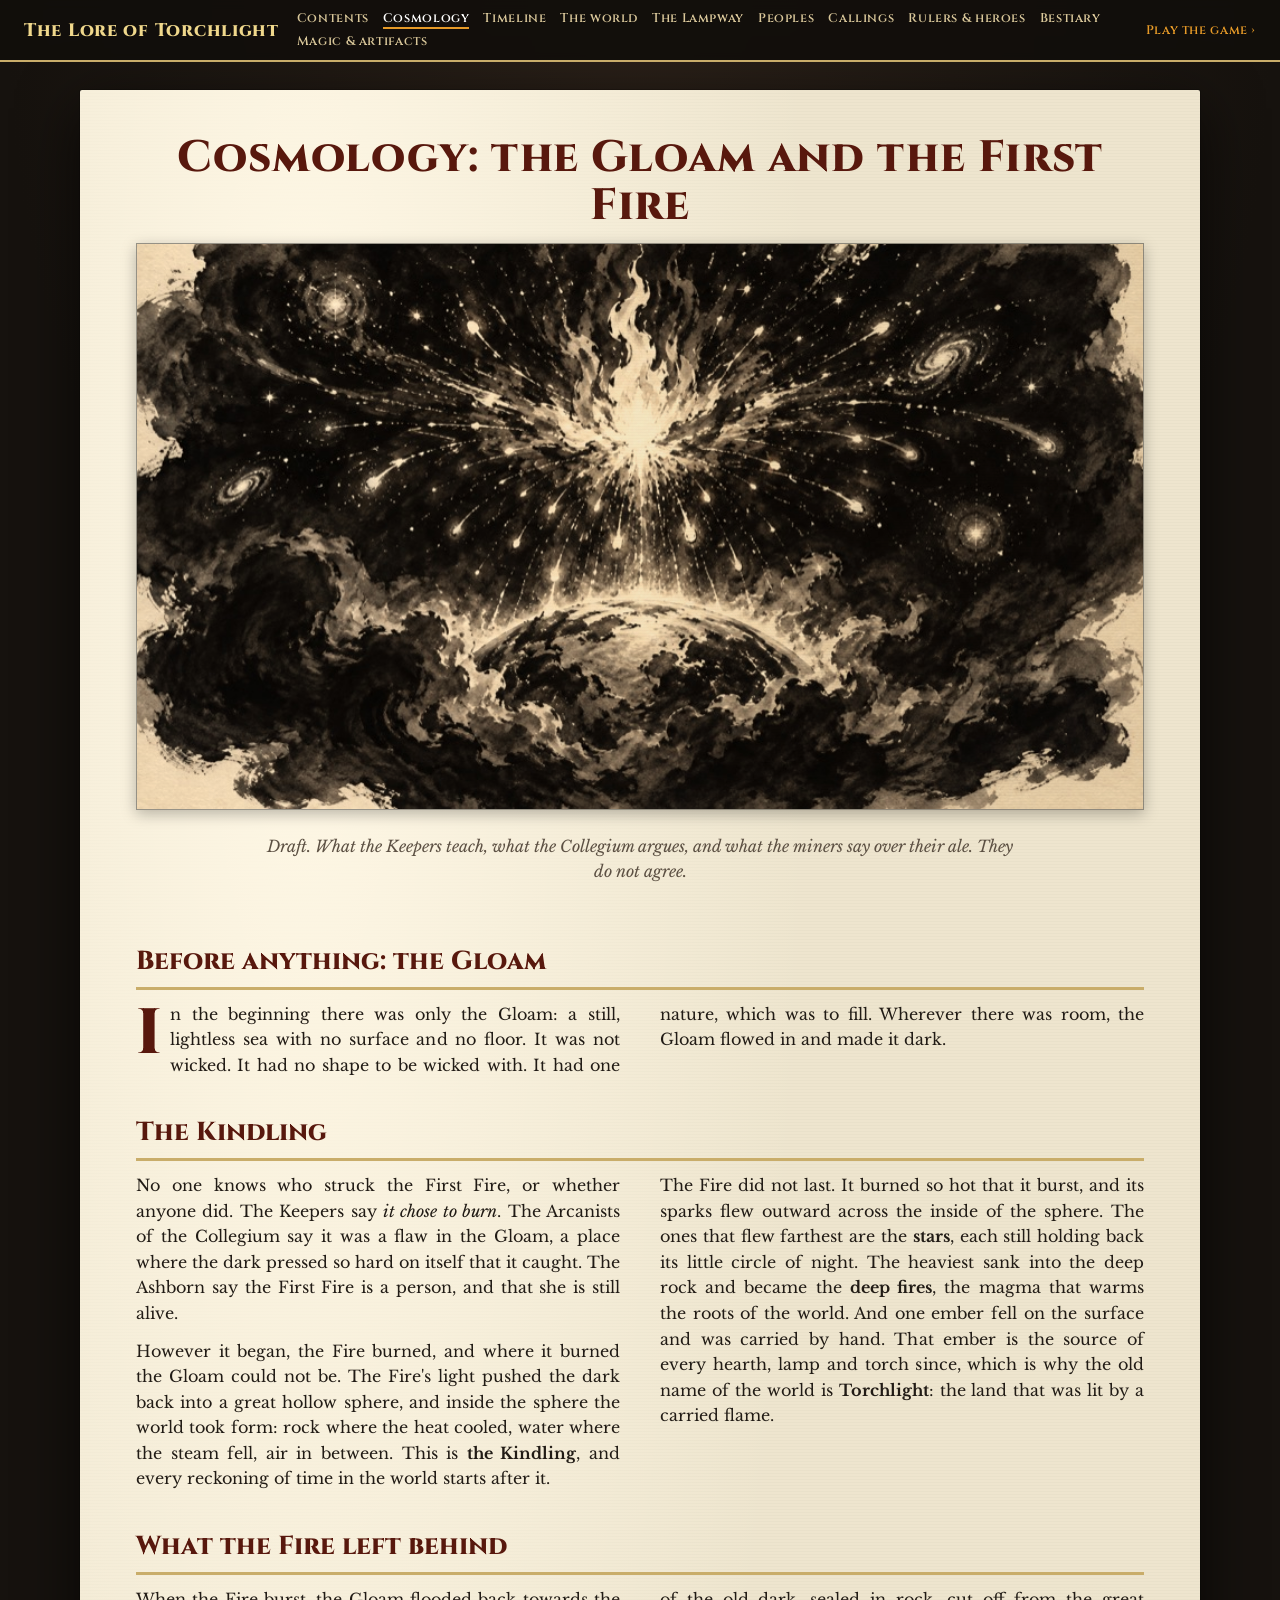
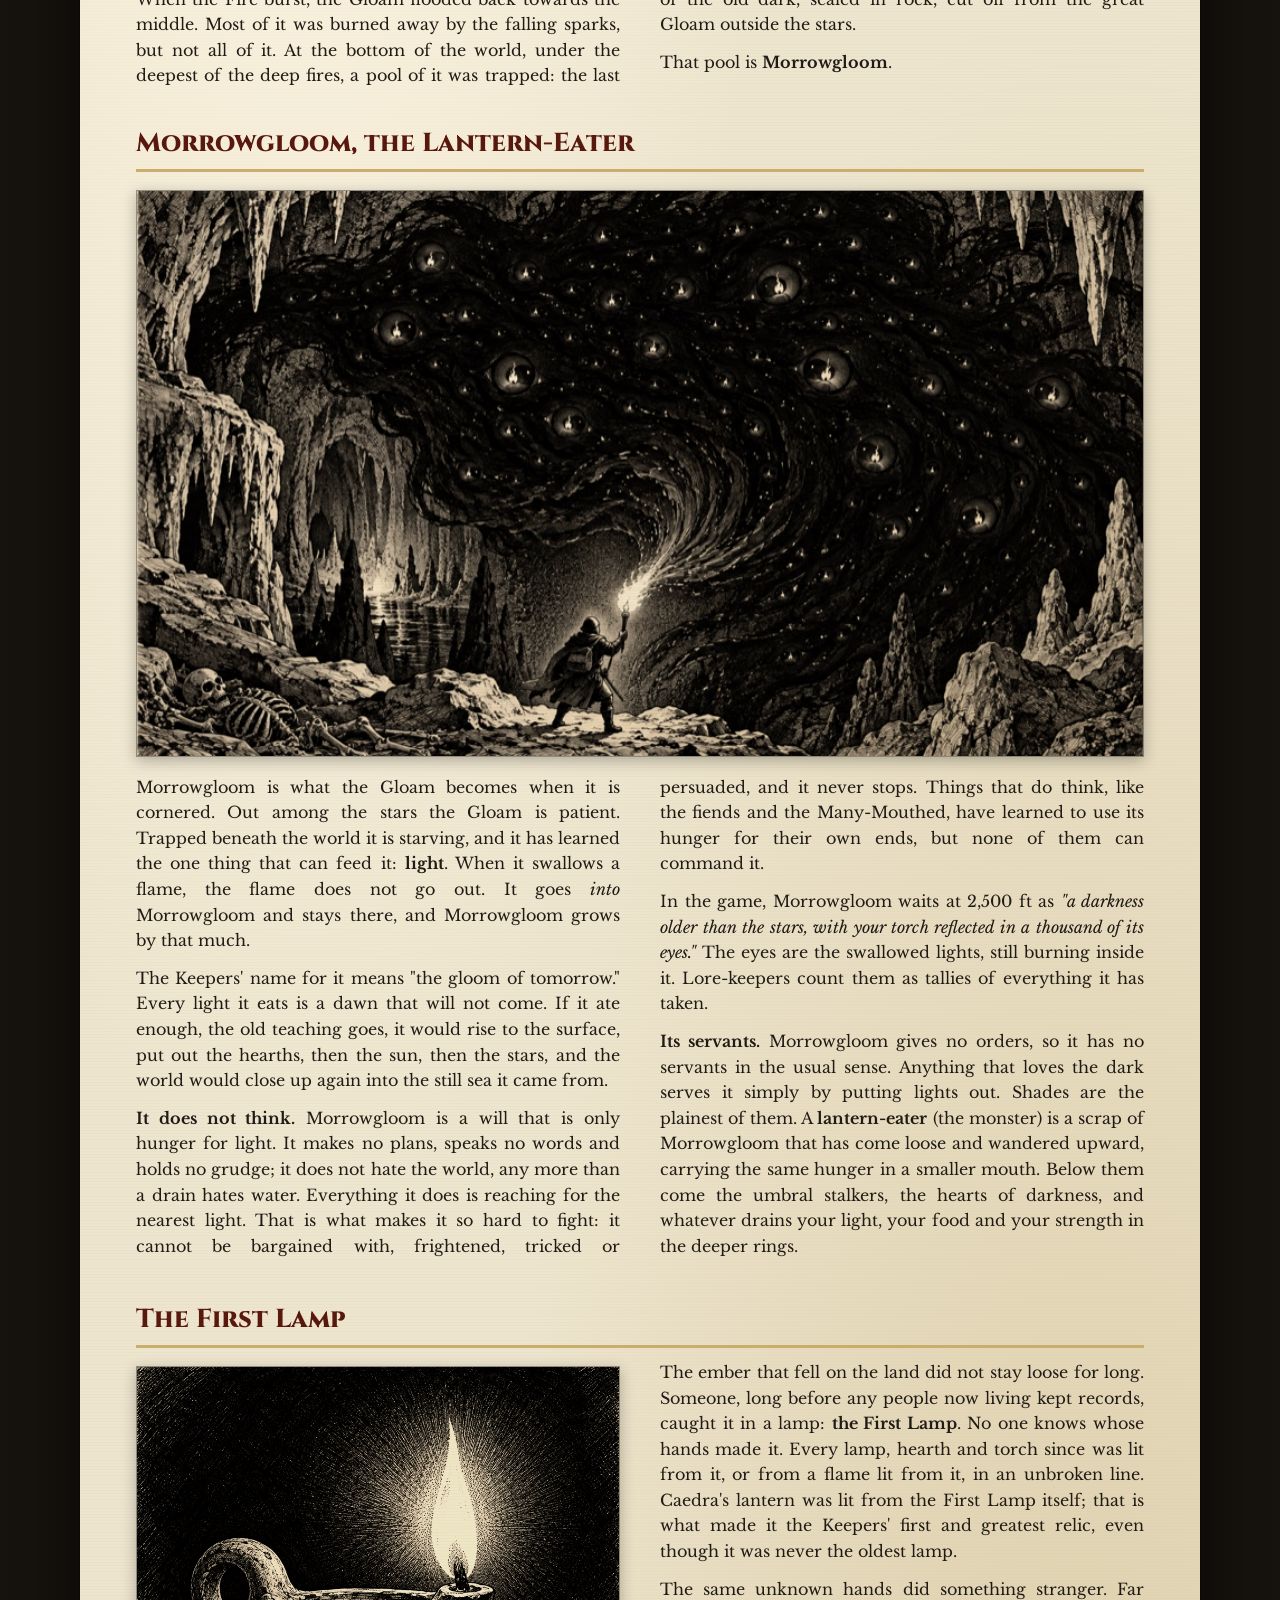
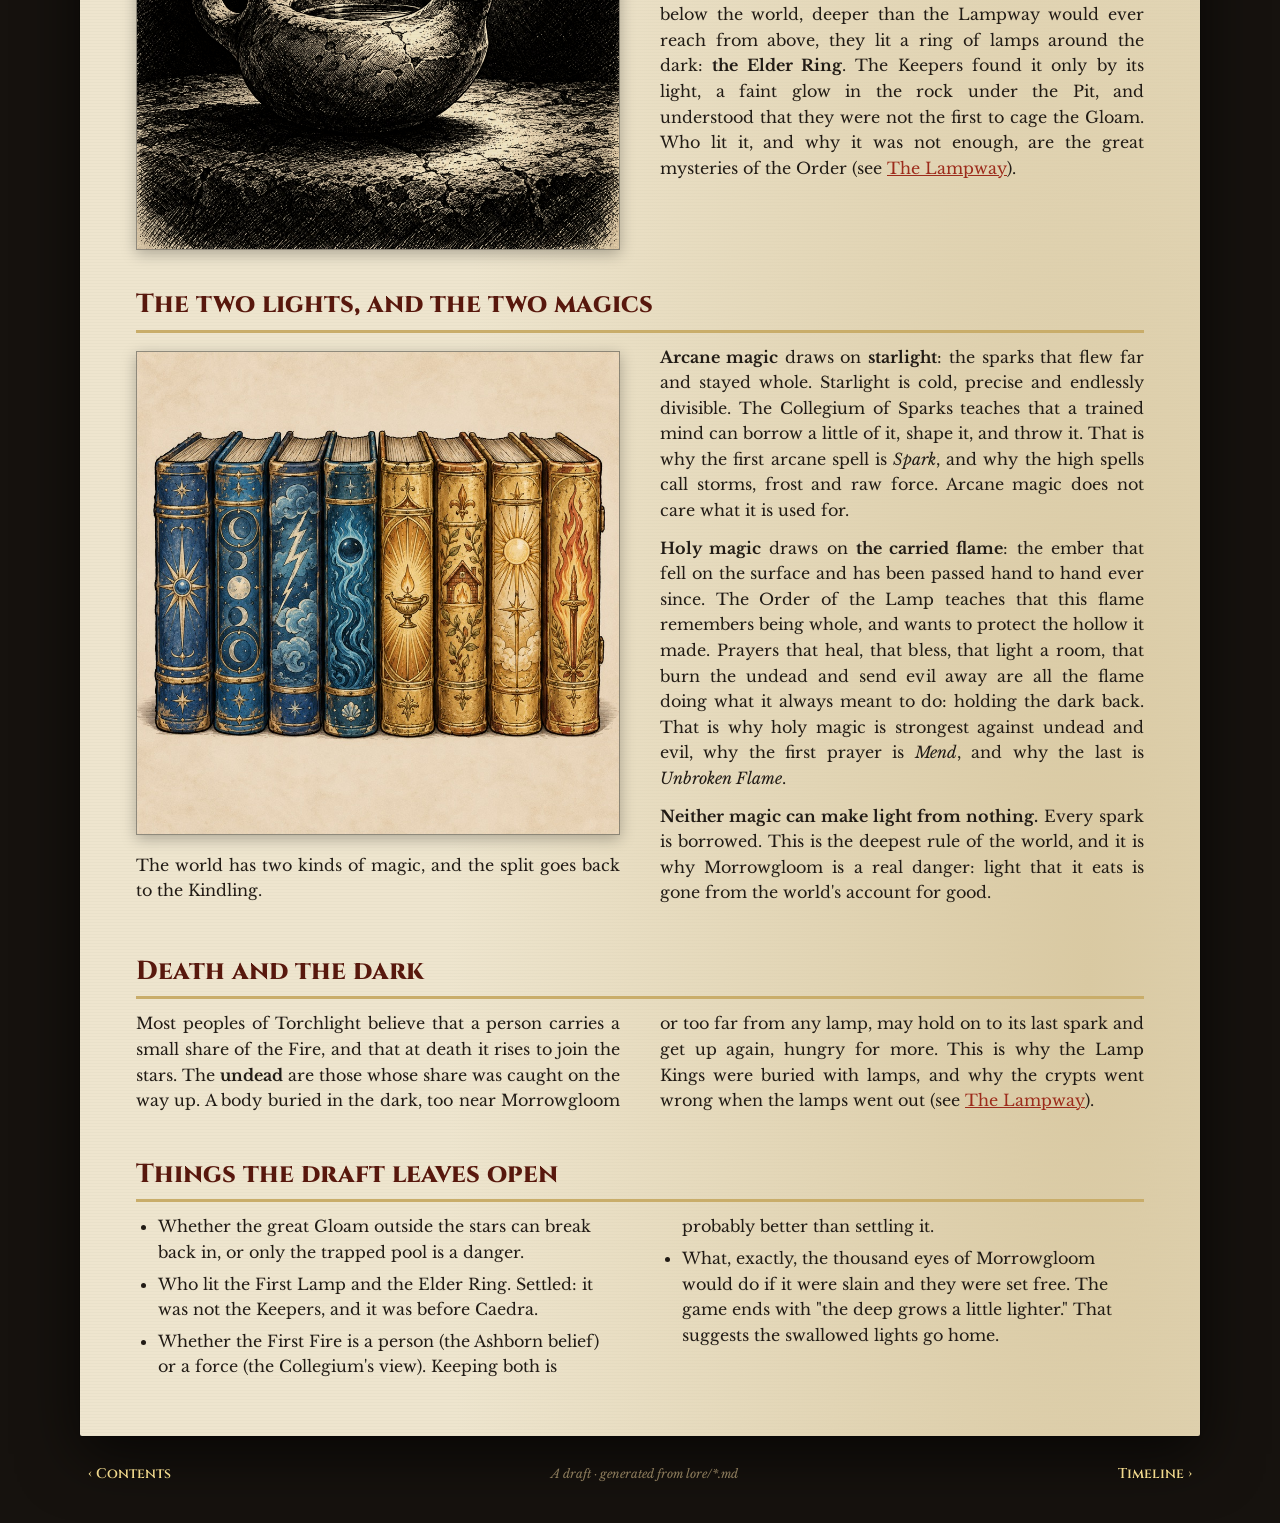
<file: lore/01-cosmology.html>
<!doctype html>
<html lang="en"><head><meta charset="utf-8"><meta name="viewport" content="width=device-width, initial-scale=1">
<title>Cosmology: the Gloam and the First Fire · The Lore of Torchlight</title><meta name="color-scheme" content="light">
<meta property="og:title" content="Cosmology: the Gloam and the First Fire · The Lore of Torchlight"><meta property="og:description" content="No one knows who struck the First Fire, or whether anyone did. The Keepers say it chose to burn. The Arcanists of the Collegium say it was a flaw in the Gloam, a place where the dark pressed so hard o"><meta name="description" content="No one knows who struck the First Fire, or whether anyone did. The Keepers say it chose to burn. The Arcanists of the Collegium say it was a flaw in the Gloam, a place where the dark pressed so hard o">
<meta property="og:image" content="https://dungeon.hensap.id/lore/art/web/place-the-kindling.jpg"><meta name="twitter:card" content="summary_large_image">
<link rel="icon" href="../favicon.svg"><link rel="preconnect" href="https://fonts.googleapis.com"><link rel="preconnect" href="https://fonts.gstatic.com" crossorigin>
<link href="https://fonts.googleapis.com/css2?family=Cinzel:wght@600;800&family=Libre+Baskerville:ital,wght@0,400;0,700;1,400&display=swap" rel="stylesheet">
<style>/* The Lore of Torchlight: a fantasy rulebook look. Parchment, two columns, red small-caps headings, drop caps,
   tinted tables and notes, stat blocks with copper bars. Built into every page by lore/build.js. */
:root {
  --parchment: #eee5ce; --paper: #f7f0dc; --ink: #211b15; --dim: #5c5043; --red: #58180d; --red-2: #9c2b1b;
  --gold: #c9ad6a; --note: #e0e5c1; --row: #e9e2c8; --stat: #fdf1dc; --copper: #e69a28; --night: #16120e;
}
* { box-sizing: border-box; }
html { color-scheme: light; }
body {
  margin: 0; color: var(--ink); font: 16px/1.6 "Libre Baskerville", Georgia, "Times New Roman", serif;
  background: var(--night) radial-gradient(ellipse at top, #2a2018 0, var(--night) 70%) fixed;
}
a { color: var(--red-2); }
header {
  position: sticky; top: 0; z-index: 5; display: flex; align-items: center; gap: 18px; flex-wrap: wrap;
  padding: 10px 24px; background: #120e0bee; border-bottom: 2px solid var(--gold); backdrop-filter: blur(4px);
}
header .brand { font: 800 18px "Cinzel", serif; color: #f0d88c; text-decoration: none; letter-spacing: .04em; }
header nav { display: flex; flex-wrap: wrap; gap: 4px 14px; flex: 1; }
header nav a, header .play { font: 600 12.5px "Cinzel", serif; color: #d9c79a; text-decoration: none; letter-spacing: .05em; }
header nav a[aria-current] { color: #fff; border-bottom: 2px solid var(--copper); }
header .play { color: var(--copper); }

/* the page itself */
main {
  max-width: 1120px; margin: 28px auto; padding: 44px 56px 56px; background-color: var(--parchment);
  background-image: radial-gradient(ellipse at 20% 10%, #fff8e6 0, #fff8e600 40%), radial-gradient(ellipse at 90% 90%, #d9c9a2 0, #d9c9a200 45%),
    repeating-linear-gradient(0deg, #00000005 0 1px, transparent 1px 3px);
  box-shadow: 0 0 0 1px #00000033, 0 18px 60px #000000aa; border-radius: 2px;
}
.flow { columns: 2 300px; column-gap: 40px; }
h1, h2, h3, h4 { font-family: "Cinzel", serif; color: var(--red); font-weight: 800; break-after: avoid; }
h1 { font-size: 44px; line-height: 1.1; margin: 0 0 6px; letter-spacing: .02em; text-align: center; }
h2 { font-size: 26px; margin: 34px 0 12px; padding-bottom: 4px; border-bottom: 3px solid var(--gold); }
h3 { font-size: 19px; margin: 22px 0 6px; border-bottom: 1px solid var(--gold); }
p { margin: 0 0 12px; text-align: justify; hyphens: auto; }
p.intro { text-align: center; font-style: italic; color: var(--dim); max-width: 760px; margin: 6px auto 22px; }
p.first::first-letter {
  float: left; font: 800 64px/0.82 "Cinzel", serif; color: var(--red); padding: 6px 8px 0 0;
}
ul, ol { margin: 0 0 12px; padding-left: 22px; } li { margin: 0 0 6px; }
code { font: 13px ui-monospace, Menlo, monospace; background: #00000010; padding: 1px 4px; border-radius: 2px; }
hr.rule { border: 0; height: 3px; margin: 26px 0; background: linear-gradient(90deg, transparent, var(--red-2), transparent); }

/* tables: full width, tinted rows */
table { width: 100%; border-collapse: collapse; margin: 6px 0 22px; font-size: 14.5px; line-height: 1.45; }
th { font: 800 13px "Cinzel", serif; color: var(--red); text-align: left; padding: 6px 10px; border-bottom: 2px solid var(--gold); }
td { padding: 7px 10px; vertical-align: top; }
tbody tr:nth-child(odd) { background: var(--row); }
td:first-child { font-weight: 700; white-space: nowrap; }
.\31 0-illustrations td:first-child, .\30 8-bestiary td:nth-child(2) { white-space: normal; }

/* notes: the green boxes of a rulebook */
blockquote {
  break-inside: avoid; margin: 8px 0 18px; padding: 14px 18px; background: var(--note); font-size: 14.5px;
  border-top: 3px solid var(--ink); border-bottom: 3px solid var(--ink); box-shadow: 0 2px 8px #0002;
}

/* illustrations: a drawn picture, or a placeholder frame until it exists */
figure { margin: 6px 0 18px; break-inside: avoid; }
figure.cover { margin: 0 auto 26px; max-width: 520px; }
figure.cover img { width: 100%; display: block; box-shadow: 0 8px 26px #0007; border: 6px solid var(--paper); }
.plates { break-inside: avoid; }
.plates.nmany { display: grid; grid-template-columns: repeat(auto-fill, minmax(150px, 1fr)); gap: 14px; margin: 8px 0 20px; }
.plates.nmany figure { margin: 0; } .plates.nmany figure.wide { grid-column: 1 / -1; } .plates.nmany { align-items: start; }
figure.art.wide { }
.art img, .art .slot { width: 100%; aspect-ratio: var(--ratio); display: block; object-fit: cover; }
.art img { border: 1px solid #0006; box-shadow: 0 4px 14px #0004; }
.art.style-A img, .art.style-B img { filter: sepia(.08) contrast(1.02); mix-blend-mode: multiply; }
.art .slot {
  display: flex; flex-direction: column; justify-content: center; gap: 8px; padding: 18px; text-align: center; color: var(--dim);
  border: 2px dashed #8a7458; outline: 1px solid #8a745855; outline-offset: -8px; font-size: 13px; line-height: 1.45;
  background: repeating-linear-gradient(45deg, #00000008 0 2px, transparent 2px 7px), repeating-linear-gradient(-45deg, #00000006 0 2px, transparent 2px 7px), var(--paper);
}
.art .slot b { font: 800 14px "Cinzel", serif; color: var(--red); letter-spacing: .06em; }
.art .slot small { font: 11px ui-monospace, Menlo, monospace; color: #8a7458; }
.plates.nmany .slot { font-size: 11.5px; padding: 12px; }
.plates.nmany .slot span { display: -webkit-box; -webkit-line-clamp: 6; -webkit-box-orient: vertical; overflow: hidden; }

/* the bestiary's families: each plate beside its own description */
.families { display: grid; grid-template-columns: repeat(auto-fill, minmax(440px, 1fr)); gap: 22px 32px; margin: 10px 0 26px; }
.family { display: grid; grid-template-columns: 150px 1fr; gap: 16px; align-items: start; padding-bottom: 18px; border-bottom: 1px solid #c9ad6a99; }
.family .fam-art figure { margin: 0 0 8px; }
.family .slot { font-size: 10.5px; padding: 8px; gap: 4px; } .family .slot span { display: -webkit-box; -webkit-line-clamp: 5; -webkit-box-orient: vertical; overflow: hidden; }
.family h4 { margin: 0 0 6px; font-size: 19px; color: var(--red); border-bottom: 1px solid var(--gold); padding-bottom: 2px; }
.family p { text-align: left; hyphens: manual; }
.fam-lore { font-style: italic; margin: 0 0 8px; }
.fam-kinds, .fam-source { font-size: 13.5px; line-height: 1.5; margin: 0 0 4px; color: #3a2a1c; }
.fam-kinds b, .fam-source b { font: 800 11.5px "Cinzel", serif; color: var(--red); letter-spacing: .06em; margin-right: 4px; }

/* stat blocks for the named monsters */
aside.stat {
  break-inside: avoid; margin: 6px 0 16px; padding: 10px 14px 8px; background: var(--stat); font: 14px/1.45 "Libre Baskerville", serif;
  border-top: 5px solid var(--copper); border-bottom: 5px solid var(--copper); box-shadow: 0 0 0 1px #0002, 0 3px 10px #0003;
}
aside.stat h4 { margin: 0; font-size: 18px; color: var(--red); }
aside.stat > i { display: block; color: var(--dim); font-size: 13px; margin-bottom: 4px; }
aside.stat hr { border: 0; height: 3px; margin: 6px 0; background: linear-gradient(90deg, var(--red-2), var(--red-2) 60%, transparent); }
aside.stat p { margin: 0 0 3px; text-align: left; color: var(--red); }
aside.stat p b { color: var(--red); } aside.stat p { color: #3a2a1c; } aside.stat p b { margin-right: 4px; }

footer {
  max-width: 1120px; margin: 0 auto 40px; padding: 0 8px; display: flex; justify-content: space-between; align-items: center; gap: 12px;
  font: 600 14px "Cinzel", serif;
}
footer a { color: #f0d88c; text-decoration: none; } footer .draft { color: #8d7c5c; font: italic 12px "Libre Baskerville", serif; }

@media (max-width: 760px){
  header { position: static; padding: 8px 16px; gap: 8px; } header nav { order: 3; flex-basis: 100%; }
  main { margin: 0; padding: 26px 16px 36px; columns: 1; border-radius: 0; }
  h1 { font-size: 32px; } h2 { font-size: 22px; }
  table { display: block; overflow-x: auto; font-size: 13.5px; } td:first-child { white-space: normal; }
  .families { grid-template-columns: 1fr; } .family { grid-template-columns: 104px 1fr; gap: 12px; }
  p { text-align: left; } footer { padding: 0 16px; }
}
@media print {
  body { background: none; } header, footer { display: none; } main { box-shadow: none; margin: 0; max-width: none; }
}
</style></head>
<body><header><a class="brand" href="index.html">The Lore of Torchlight</a><nav><a href="index.html">Contents</a><a href="01-cosmology.html" aria-current="page">Cosmology</a><a href="02-timeline.html">Timeline</a><a href="03-world.html">The world</a><a href="04-the-lampway.html">The Lampway</a><a href="05-peoples.html">Peoples</a><a href="06-callings.html">Callings</a><a href="07-rulers-and-heroes.html">Rulers & heroes</a><a href="08-bestiary.html">Bestiary</a><a href="09-magic-and-artifacts.html">Magic & artifacts</a></nav><a class="play" href="../">Play the game ›</a></header>
<main class="01-cosmology"><h1>Cosmology: the Gloam and the First Fire</h1>
<div class="flow">
</div>
<div class="plates n1"><figure class="art wide style-B" style="--ratio:16/9"><img src="art/web/place-the-kindling.jpg" alt="The creation myth: a single flame bursting in an endless black sea, sparks flying outward to become stars, heavy sparks falling into a forming world." loading="lazy"></figure></div>
<div class="flow">
</div>
<p class="intro"><i>Draft. What the Keepers teach, what the Collegium argues, and what the miners say over their ale. They do not agree.</i></p>
<div class="flow">
</div>
<h2>Before anything: the Gloam</h2>
<div class="flow">
<p class="first">In the beginning there was only the Gloam: a still, lightless sea with no surface and no floor. It was not wicked. It had no shape to be wicked with. It had one nature, which was to fill. Wherever there was room, the Gloam flowed in and made it dark.</p>
</div>
<h2>The Kindling</h2>
<div class="flow">
<p>No one knows who struck the First Fire, or whether anyone did. The Keepers say <i>it chose to burn</i>. The Arcanists of the Collegium say it was a flaw in the Gloam, a place where the dark pressed so hard on itself that it caught. The Ashborn say the First Fire is a person, and that she is still alive.</p>
<p>However it began, the Fire burned, and where it burned the Gloam could not be. The Fire's light pushed the dark back into a great hollow sphere, and inside the sphere the world took form: rock where the heat cooled, water where the steam fell, air in between. This is <b>the Kindling</b>, and every reckoning of time in the world starts after it.</p>
<p>The Fire did not last. It burned so hot that it burst, and its sparks flew outward across the inside of the sphere. The ones that flew farthest are the <b>stars</b>, each still holding back its little circle of night. The heaviest sank into the deep rock and became the <b>deep fires</b>, the magma that warms the roots of the world. And one ember fell on the surface and was carried by hand. That ember is the source of every hearth, lamp and torch since, which is why the old name of the world is <b>Torchlight</b>: the land that was lit by a carried flame.</p>
</div>
<h2>What the Fire left behind</h2>
<div class="flow">
<p>When the Fire burst, the Gloam flooded back towards the middle. Most of it was burned away by the falling sparks, but not all of it. At the bottom of the world, under the deepest of the deep fires, a pool of it was trapped: the last of the old dark, sealed in rock, cut off from the great Gloam outside the stars.</p>
<p>That pool is <b>Morrowgloom</b>.</p>
</div>
<h2>Morrowgloom, the Lantern-Eater</h2>
<div class="flow">
</div>
<div class="plates n1"><figure class="art wide style-A" style="--ratio:16/9"><img src="art/web/boss-morrowgloom.jpg" alt="Morrowgloom, the Lantern-Eater: a vast living darkness filling a cavern, a thousand small eyes in it each holding a tiny reflected flame, a lone delver's torch at the bottom of the frame, its light bending towards the dark." loading="lazy"></figure></div>
<div class="flow">
<p>Morrowgloom is what the Gloam becomes when it is cornered. Out among the stars the Gloam is patient. Trapped beneath the world it is starving, and it has learned the one thing that can feed it: <b>light</b>. When it swallows a flame, the flame does not go out. It goes <i>into</i> Morrowgloom and stays there, and Morrowgloom grows by that much.</p>
<p>The Keepers' name for it means &quot;the gloom of tomorrow.&quot; Every light it eats is a dawn that will not come. If it ate enough, the old teaching goes, it would rise to the surface, put out the hearths, then the sun, then the stars, and the world would close up again into the still sea it came from.</p>
<p><b>It does not think.</b> Morrowgloom is a will that is only hunger for light. It makes no plans, speaks no words and holds no grudge; it does not hate the world, any more than a drain hates water. Everything it does is reaching for the nearest light. That is what makes it so hard to fight: it cannot be bargained with, frightened, tricked or persuaded, and it never stops. Things that do think, like the fiends and the Many-Mouthed, have learned to use its hunger for their own ends, but none of them can command it.</p>
<p>In the game, Morrowgloom waits at 2,500 ft as <i>&quot;a darkness older than the stars, with your torch reflected in a thousand of its eyes.&quot;</i> The eyes are the swallowed lights, still burning inside it. Lore-keepers count them as tallies of everything it has taken.</p>
<p><b>Its servants.</b> Morrowgloom gives no orders, so it has no servants in the usual sense. Anything that loves the dark serves it simply by putting lights out. Shades are the plainest of them. A <b>lantern-eater</b> (the monster) is a scrap of Morrowgloom that has come loose and wandered upward, carrying the same hunger in a smaller mouth. Below them come the umbral stalkers, the hearts of darkness, and whatever drains your light, your food and your strength in the deeper rings.</p>
</div>
<h2>The First Lamp</h2>
<div class="flow">
<div class="plates n1"><figure class="art  style-A" style="--ratio:1/1"><img src="art/web/item-first-lamp.jpg" alt="The First Lamp: a small, very old clay lamp of no known make, worn smooth by countless hands, holding a single bright ember-like flame that lights the whole plate." loading="lazy"></figure></div>
<p>The ember that fell on the land did not stay loose for long. Someone, long before any people now living kept records, caught it in a lamp: <b>the First Lamp</b>. No one knows whose hands made it. Every lamp, hearth and torch since was lit from it, or from a flame lit from it, in an unbroken line. Caedra's lantern was lit from the First Lamp itself; that is what made it the Keepers' first and greatest relic, even though it was never the oldest lamp.</p>
<p>The same unknown hands did something stranger. Far below the world, deeper than the Lampway would ever reach from above, they lit a ring of lamps around the dark: <b>the Elder Ring</b>. The Keepers found it only by its light, a faint glow in the rock under the Pit, and understood that they were not the first to cage the Gloam. Who lit it, and why it was not enough, are the great mysteries of the Order (see <a href="04-the-lampway.html">The Lampway</a>).</p>
</div>
<h2>The two lights, and the two magics</h2>
<div class="flow">
<div class="plates n1"><figure class="art  style-C" style="--ratio:1/1"><img src="art/web/item-spellbooks.jpg" alt="The eight spell books on a shelf: four blue arcane books (Book of First Sparks, Hidden Ways, Storm and Frost, Deep Sorcery) and four gold holy books (Lamp Psalter, Hymns of the Hearth, Litany of Dawn, Rites of the Unbroken Flame), worn and well loved." loading="lazy"></figure></div>
<p>The world has two kinds of magic, and the split goes back to the Kindling.</p>
<p><b>Arcane magic</b> draws on <b>starlight</b>: the sparks that flew far and stayed whole. Starlight is cold, precise and endlessly divisible. The Collegium of Sparks teaches that a trained mind can borrow a little of it, shape it, and throw it. That is why the first arcane spell is <i>Spark</i>, and why the high spells call storms, frost and raw force. Arcane magic does not care what it is used for.</p>
<p><b>Holy magic</b> draws on <b>the carried flame</b>: the ember that fell on the surface and has been passed hand to hand ever since. The Order of the Lamp teaches that this flame remembers being whole, and wants to protect the hollow it made. Prayers that heal, that bless, that light a room, that burn the undead and send evil away are all the flame doing what it always meant to do: holding the dark back. That is why holy magic is strongest against undead and evil, why the first prayer is <i>Mend</i>, and why the last is <i>Unbroken Flame</i>.</p>
<p><b>Neither magic can make light from nothing.</b> Every spark is borrowed. This is the deepest rule of the world, and it is why Morrowgloom is a real danger: light that it eats is gone from the world's account for good.</p>
</div>
<h2>Death and the dark</h2>
<div class="flow">
<p>Most peoples of Torchlight believe that a person carries a small share of the Fire, and that at death it rises to join the stars. The <b>undead</b> are those whose share was caught on the way up. A body buried in the dark, too near Morrowgloom or too far from any lamp, may hold on to its last spark and get up again, hungry for more. This is why the Lamp Kings were buried with lamps, and why the crypts went wrong when the lamps went out (see <a href="04-the-lampway.html">The Lampway</a>).</p>
</div>
<h2>Things the draft leaves open</h2>
<div class="flow">
<ul><li>Whether the great Gloam outside the stars can break back in, or only the trapped pool is a danger.</li><li>Who lit the First Lamp and the Elder Ring. Settled: it was not the Keepers, and it was before Caedra.</li><li>Whether the First Fire is a person (the Ashborn belief) or a force (the Collegium's view). Keeping both is probably better than settling it.</li><li>What, exactly, the thousand eyes of Morrowgloom would do if it were slain and they were set free. The game ends with &quot;the deep grows a little lighter.&quot; That suggests the swallowed lights go home.</li></ul>
</div></main>
<footer><a href="index.html">‹ Contents</a><span class="draft">A draft · generated from lore/*.md</span><a href="02-timeline.html">Timeline ›</a></footer></body></html>
</file>
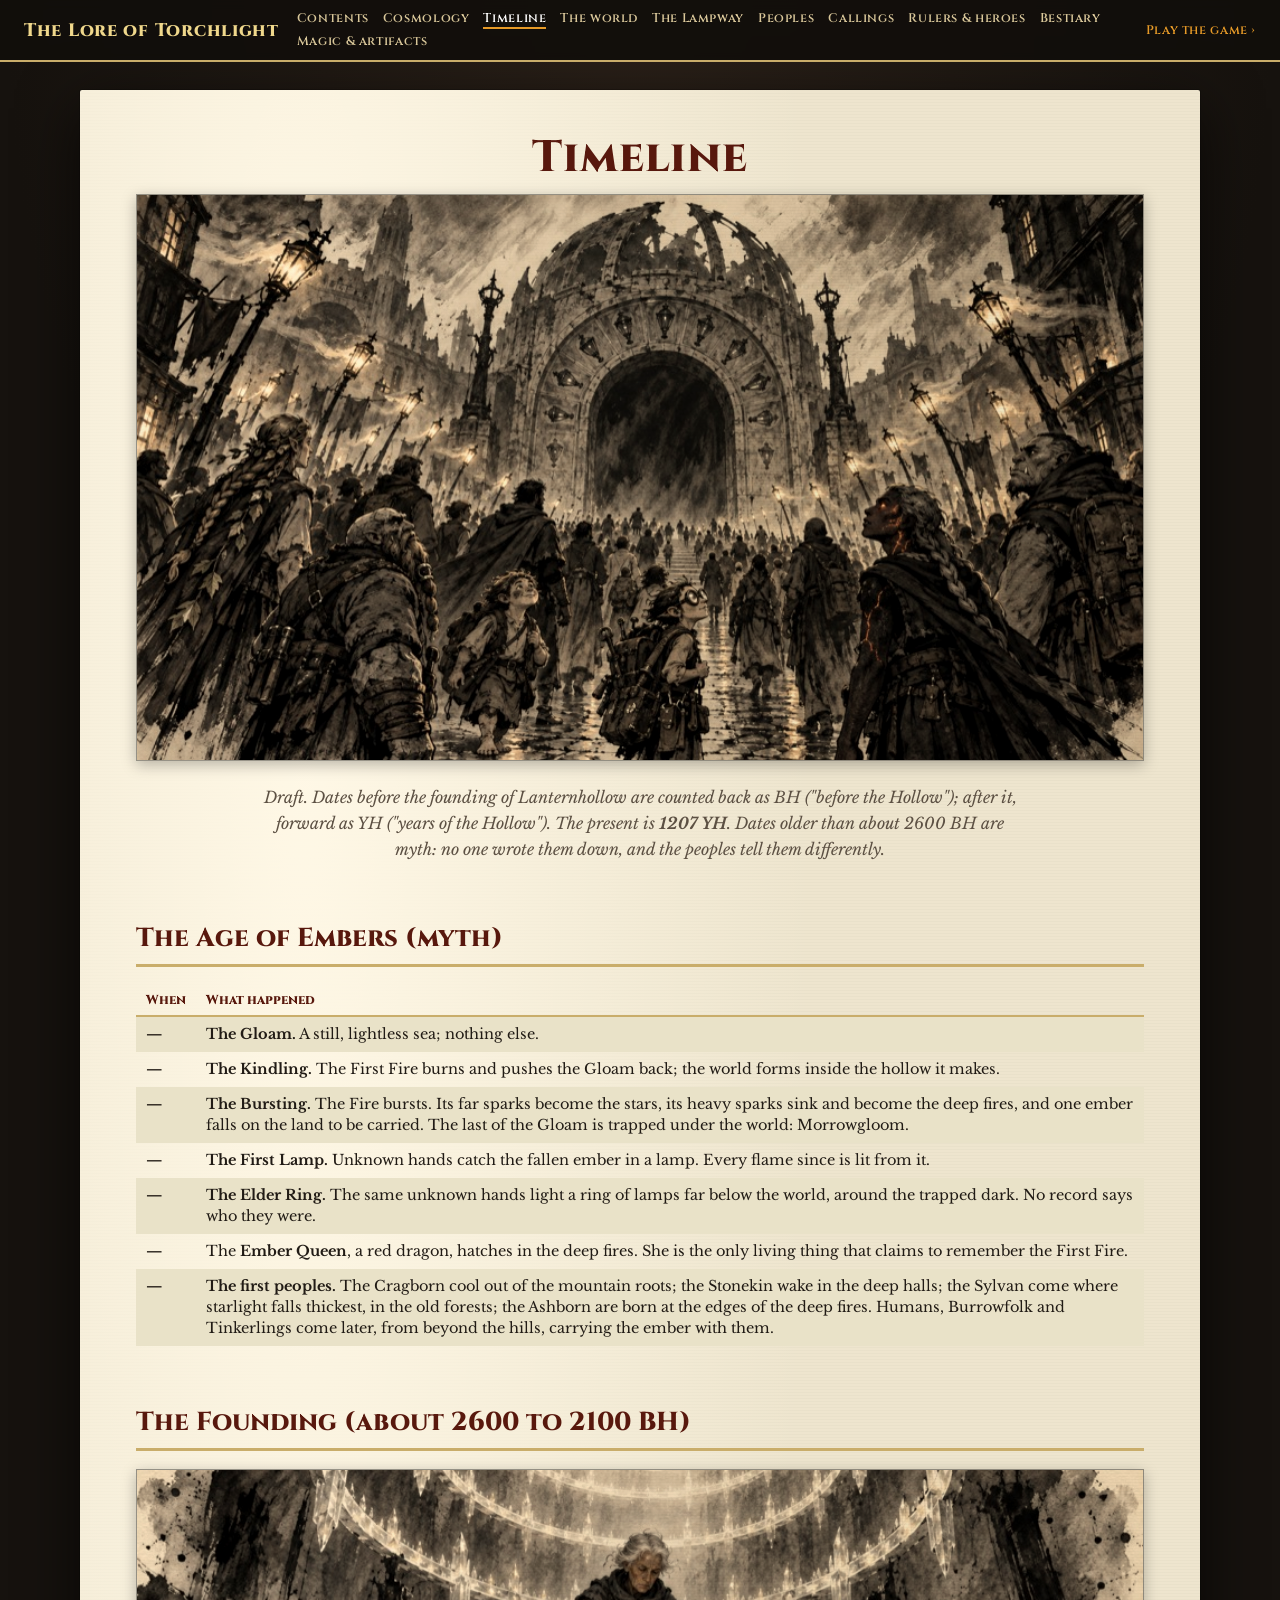
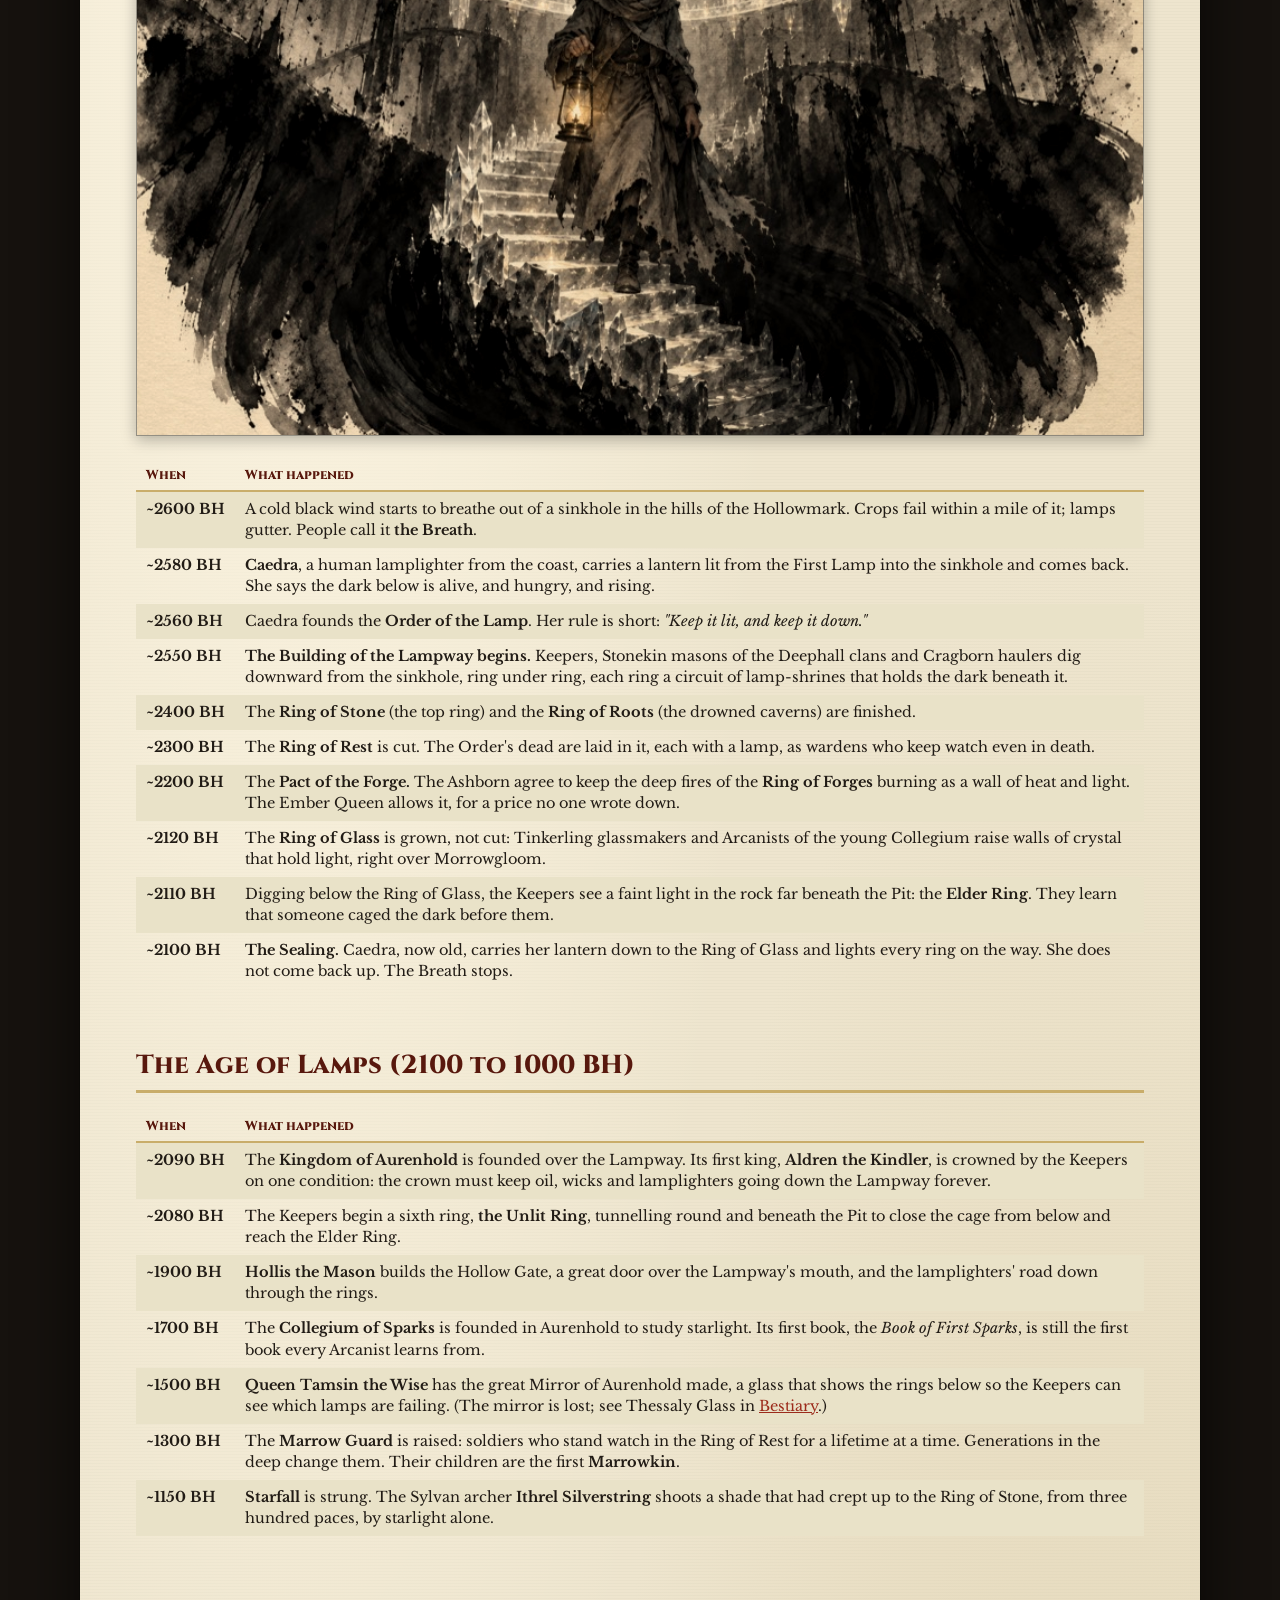
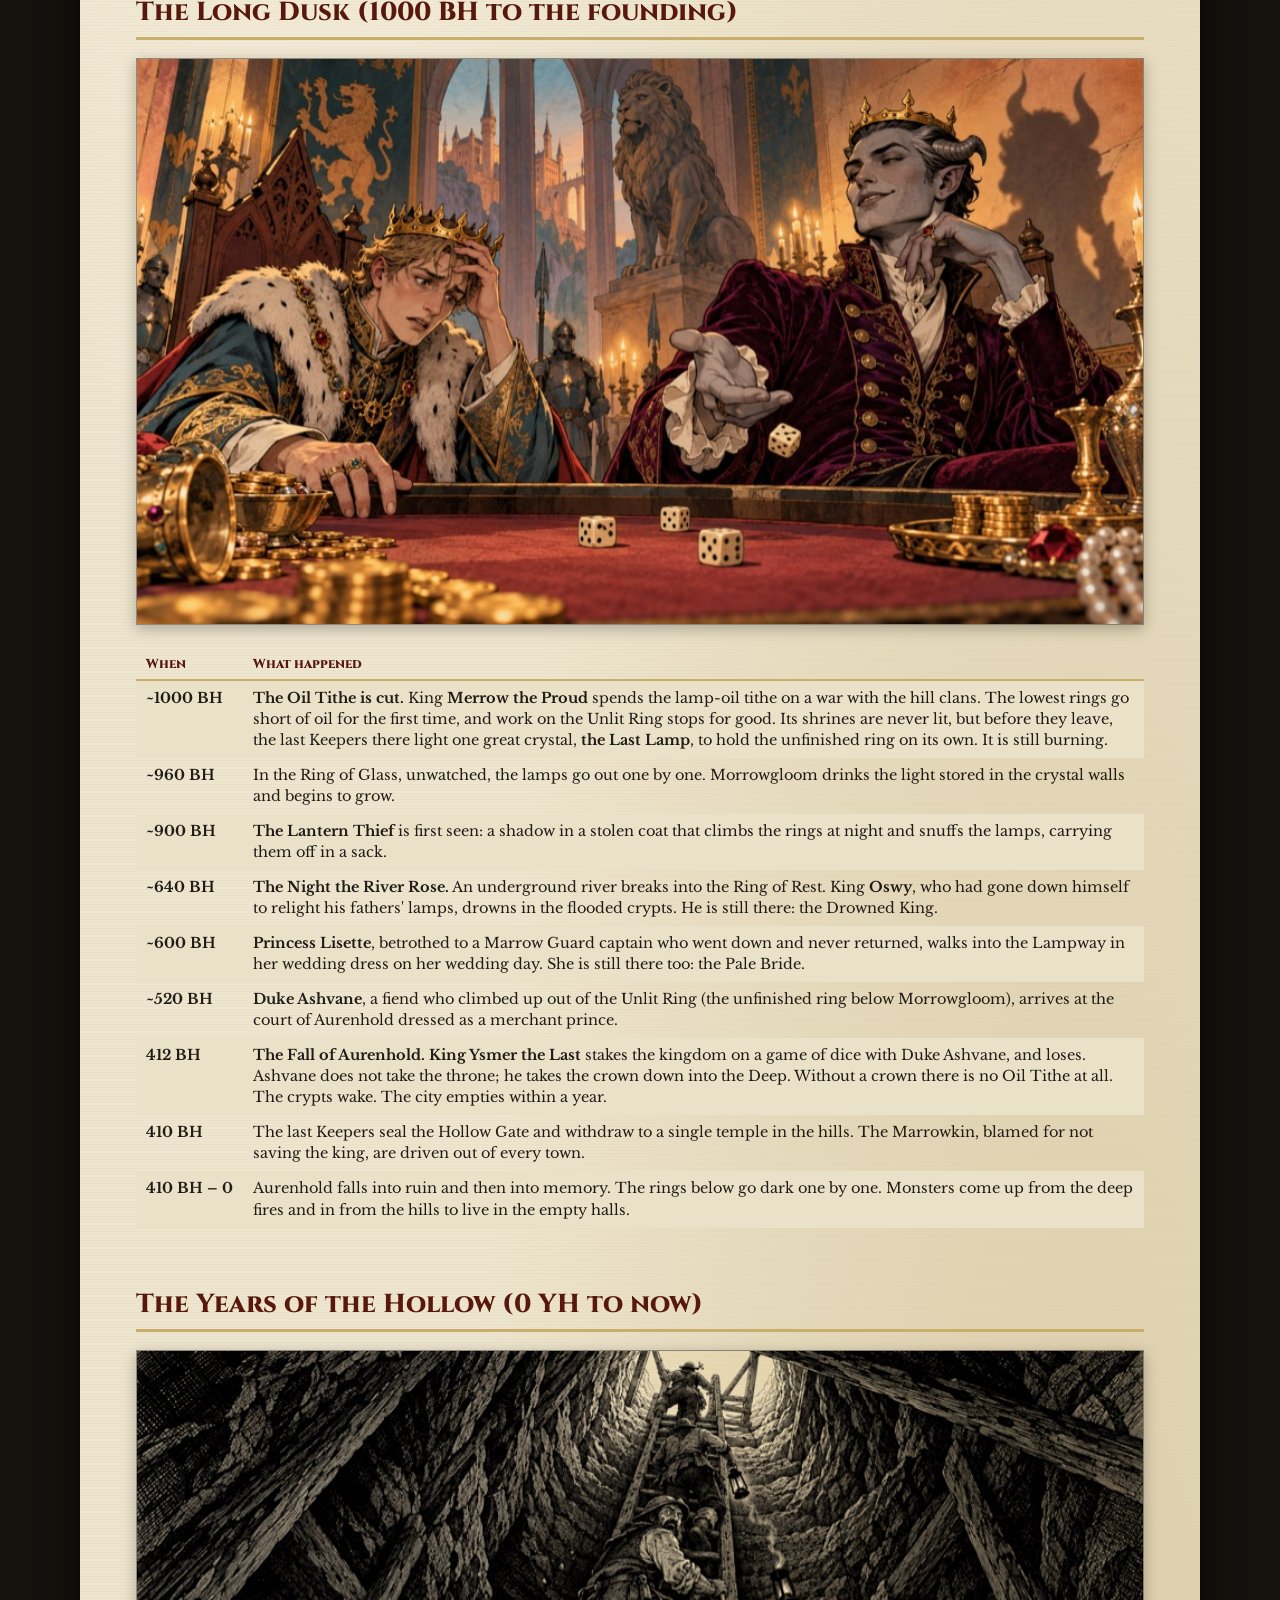
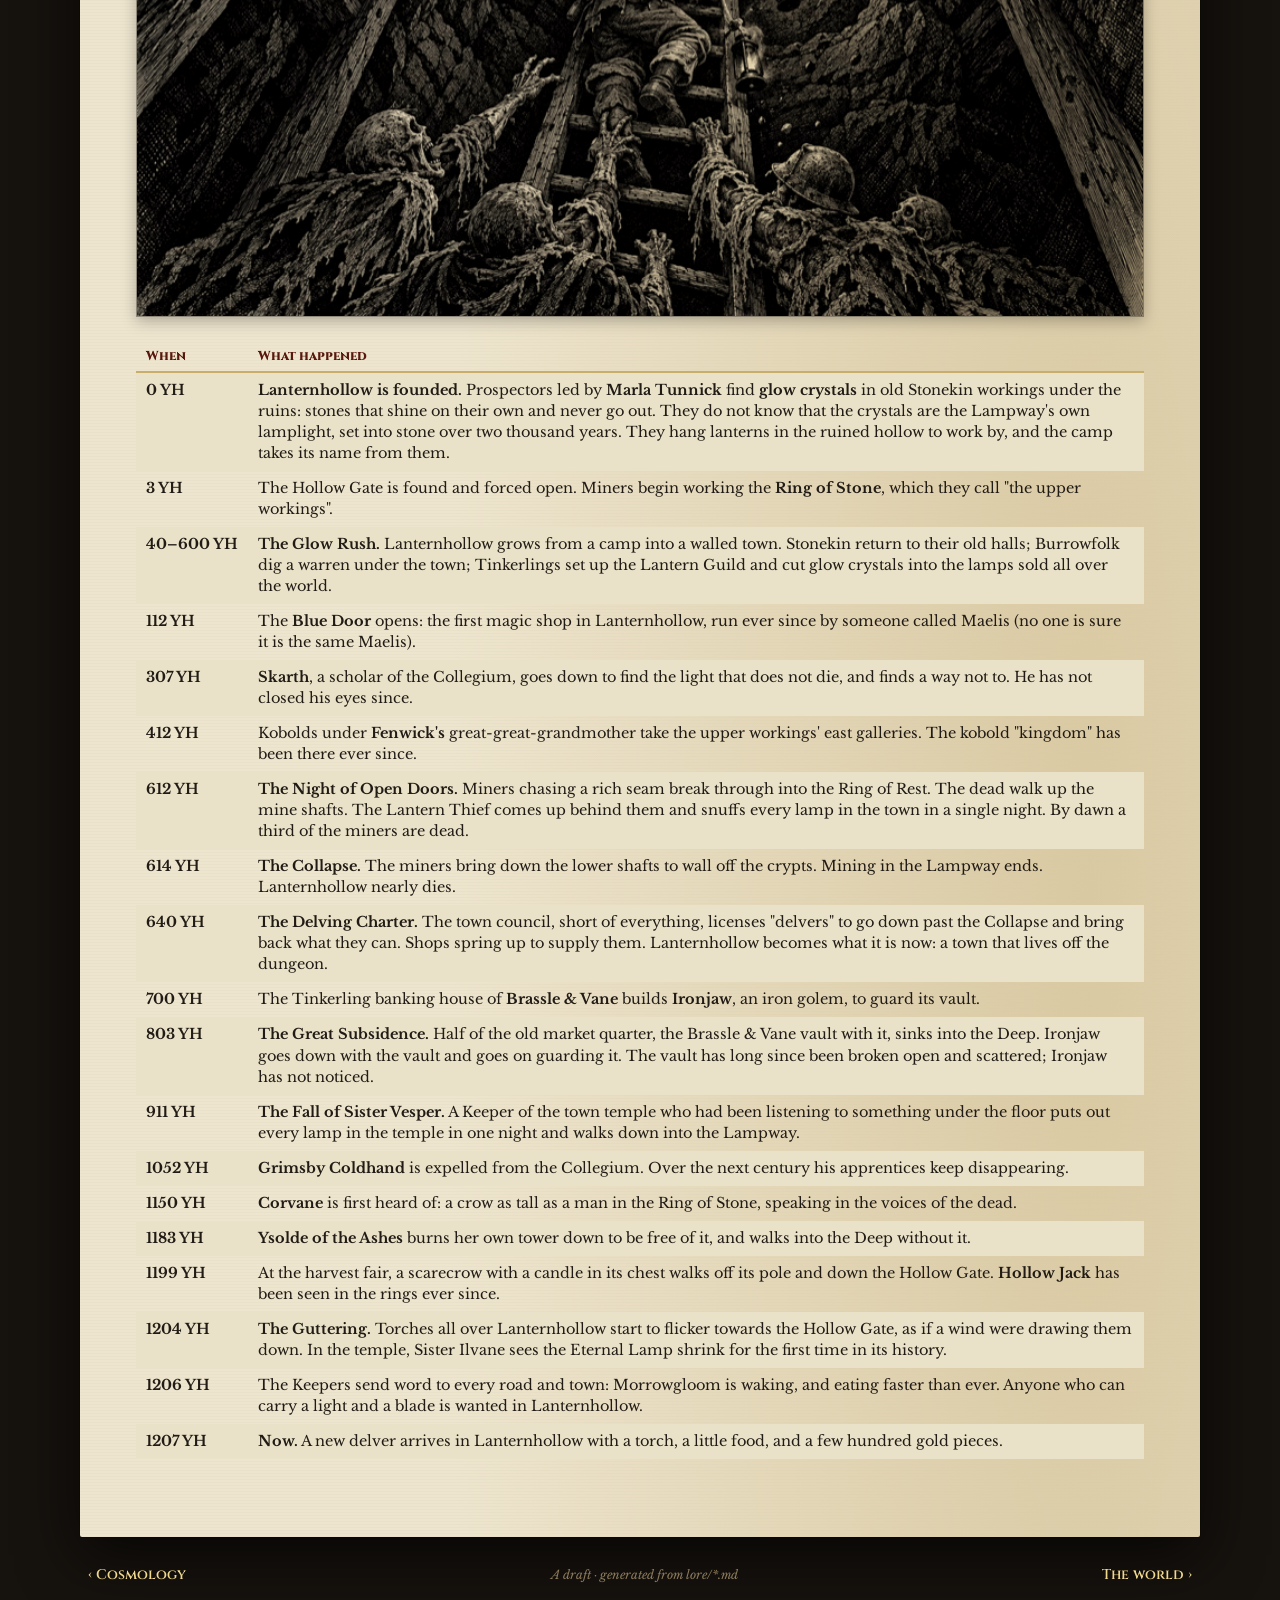
<file: lore/02-timeline.html>
<!doctype html>
<html lang="en"><head><meta charset="utf-8"><meta name="viewport" content="width=device-width, initial-scale=1">
<title>Timeline · The Lore of Torchlight</title><meta name="color-scheme" content="light">
<meta property="og:title" content="Timeline · The Lore of Torchlight"><meta property="og:description" content="The world of Torchlight Dungeons, illustrated."><meta name="description" content="The world of Torchlight Dungeons, illustrated.">
<meta property="og:image" content="https://dungeon.hensap.id/lore/art/web/moment-the-guttering.jpg"><meta name="twitter:card" content="summary_large_image">
<link rel="icon" href="../favicon.svg"><link rel="preconnect" href="https://fonts.googleapis.com"><link rel="preconnect" href="https://fonts.gstatic.com" crossorigin>
<link href="https://fonts.googleapis.com/css2?family=Cinzel:wght@600;800&family=Libre+Baskerville:ital,wght@0,400;0,700;1,400&display=swap" rel="stylesheet">
<style>/* The Lore of Torchlight: a fantasy rulebook look. Parchment, two columns, red small-caps headings, drop caps,
   tinted tables and notes, stat blocks with copper bars. Built into every page by lore/build.js. */
:root {
  --parchment: #eee5ce; --paper: #f7f0dc; --ink: #211b15; --dim: #5c5043; --red: #58180d; --red-2: #9c2b1b;
  --gold: #c9ad6a; --note: #e0e5c1; --row: #e9e2c8; --stat: #fdf1dc; --copper: #e69a28; --night: #16120e;
}
* { box-sizing: border-box; }
html { color-scheme: light; }
body {
  margin: 0; color: var(--ink); font: 16px/1.6 "Libre Baskerville", Georgia, "Times New Roman", serif;
  background: var(--night) radial-gradient(ellipse at top, #2a2018 0, var(--night) 70%) fixed;
}
a { color: var(--red-2); }
header {
  position: sticky; top: 0; z-index: 5; display: flex; align-items: center; gap: 18px; flex-wrap: wrap;
  padding: 10px 24px; background: #120e0bee; border-bottom: 2px solid var(--gold); backdrop-filter: blur(4px);
}
header .brand { font: 800 18px "Cinzel", serif; color: #f0d88c; text-decoration: none; letter-spacing: .04em; }
header nav { display: flex; flex-wrap: wrap; gap: 4px 14px; flex: 1; }
header nav a, header .play { font: 600 12.5px "Cinzel", serif; color: #d9c79a; text-decoration: none; letter-spacing: .05em; }
header nav a[aria-current] { color: #fff; border-bottom: 2px solid var(--copper); }
header .play { color: var(--copper); }

/* the page itself */
main {
  max-width: 1120px; margin: 28px auto; padding: 44px 56px 56px; background-color: var(--parchment);
  background-image: radial-gradient(ellipse at 20% 10%, #fff8e6 0, #fff8e600 40%), radial-gradient(ellipse at 90% 90%, #d9c9a2 0, #d9c9a200 45%),
    repeating-linear-gradient(0deg, #00000005 0 1px, transparent 1px 3px);
  box-shadow: 0 0 0 1px #00000033, 0 18px 60px #000000aa; border-radius: 2px;
}
.flow { columns: 2 300px; column-gap: 40px; }
h1, h2, h3, h4 { font-family: "Cinzel", serif; color: var(--red); font-weight: 800; break-after: avoid; }
h1 { font-size: 44px; line-height: 1.1; margin: 0 0 6px; letter-spacing: .02em; text-align: center; }
h2 { font-size: 26px; margin: 34px 0 12px; padding-bottom: 4px; border-bottom: 3px solid var(--gold); }
h3 { font-size: 19px; margin: 22px 0 6px; border-bottom: 1px solid var(--gold); }
p { margin: 0 0 12px; text-align: justify; hyphens: auto; }
p.intro { text-align: center; font-style: italic; color: var(--dim); max-width: 760px; margin: 6px auto 22px; }
p.first::first-letter {
  float: left; font: 800 64px/0.82 "Cinzel", serif; color: var(--red); padding: 6px 8px 0 0;
}
ul, ol { margin: 0 0 12px; padding-left: 22px; } li { margin: 0 0 6px; }
code { font: 13px ui-monospace, Menlo, monospace; background: #00000010; padding: 1px 4px; border-radius: 2px; }
hr.rule { border: 0; height: 3px; margin: 26px 0; background: linear-gradient(90deg, transparent, var(--red-2), transparent); }

/* tables: full width, tinted rows */
table { width: 100%; border-collapse: collapse; margin: 6px 0 22px; font-size: 14.5px; line-height: 1.45; }
th { font: 800 13px "Cinzel", serif; color: var(--red); text-align: left; padding: 6px 10px; border-bottom: 2px solid var(--gold); }
td { padding: 7px 10px; vertical-align: top; }
tbody tr:nth-child(odd) { background: var(--row); }
td:first-child { font-weight: 700; white-space: nowrap; }
.\31 0-illustrations td:first-child, .\30 8-bestiary td:nth-child(2) { white-space: normal; }

/* notes: the green boxes of a rulebook */
blockquote {
  break-inside: avoid; margin: 8px 0 18px; padding: 14px 18px; background: var(--note); font-size: 14.5px;
  border-top: 3px solid var(--ink); border-bottom: 3px solid var(--ink); box-shadow: 0 2px 8px #0002;
}

/* illustrations: a drawn picture, or a placeholder frame until it exists */
figure { margin: 6px 0 18px; break-inside: avoid; }
figure.cover { margin: 0 auto 26px; max-width: 520px; }
figure.cover img { width: 100%; display: block; box-shadow: 0 8px 26px #0007; border: 6px solid var(--paper); }
.plates { break-inside: avoid; }
.plates.nmany { display: grid; grid-template-columns: repeat(auto-fill, minmax(150px, 1fr)); gap: 14px; margin: 8px 0 20px; }
.plates.nmany figure { margin: 0; } .plates.nmany figure.wide { grid-column: 1 / -1; } .plates.nmany { align-items: start; }
figure.art.wide { }
.art img, .art .slot { width: 100%; aspect-ratio: var(--ratio); display: block; object-fit: cover; }
.art img { border: 1px solid #0006; box-shadow: 0 4px 14px #0004; }
.art.style-A img, .art.style-B img { filter: sepia(.08) contrast(1.02); mix-blend-mode: multiply; }
.art .slot {
  display: flex; flex-direction: column; justify-content: center; gap: 8px; padding: 18px; text-align: center; color: var(--dim);
  border: 2px dashed #8a7458; outline: 1px solid #8a745855; outline-offset: -8px; font-size: 13px; line-height: 1.45;
  background: repeating-linear-gradient(45deg, #00000008 0 2px, transparent 2px 7px), repeating-linear-gradient(-45deg, #00000006 0 2px, transparent 2px 7px), var(--paper);
}
.art .slot b { font: 800 14px "Cinzel", serif; color: var(--red); letter-spacing: .06em; }
.art .slot small { font: 11px ui-monospace, Menlo, monospace; color: #8a7458; }
.plates.nmany .slot { font-size: 11.5px; padding: 12px; }
.plates.nmany .slot span { display: -webkit-box; -webkit-line-clamp: 6; -webkit-box-orient: vertical; overflow: hidden; }

/* the bestiary's families: each plate beside its own description */
.families { display: grid; grid-template-columns: repeat(auto-fill, minmax(440px, 1fr)); gap: 22px 32px; margin: 10px 0 26px; }
.family { display: grid; grid-template-columns: 150px 1fr; gap: 16px; align-items: start; padding-bottom: 18px; border-bottom: 1px solid #c9ad6a99; }
.family .fam-art figure { margin: 0 0 8px; }
.family .slot { font-size: 10.5px; padding: 8px; gap: 4px; } .family .slot span { display: -webkit-box; -webkit-line-clamp: 5; -webkit-box-orient: vertical; overflow: hidden; }
.family h4 { margin: 0 0 6px; font-size: 19px; color: var(--red); border-bottom: 1px solid var(--gold); padding-bottom: 2px; }
.family p { text-align: left; hyphens: manual; }
.fam-lore { font-style: italic; margin: 0 0 8px; }
.fam-kinds, .fam-source { font-size: 13.5px; line-height: 1.5; margin: 0 0 4px; color: #3a2a1c; }
.fam-kinds b, .fam-source b { font: 800 11.5px "Cinzel", serif; color: var(--red); letter-spacing: .06em; margin-right: 4px; }

/* stat blocks for the named monsters */
aside.stat {
  break-inside: avoid; margin: 6px 0 16px; padding: 10px 14px 8px; background: var(--stat); font: 14px/1.45 "Libre Baskerville", serif;
  border-top: 5px solid var(--copper); border-bottom: 5px solid var(--copper); box-shadow: 0 0 0 1px #0002, 0 3px 10px #0003;
}
aside.stat h4 { margin: 0; font-size: 18px; color: var(--red); }
aside.stat > i { display: block; color: var(--dim); font-size: 13px; margin-bottom: 4px; }
aside.stat hr { border: 0; height: 3px; margin: 6px 0; background: linear-gradient(90deg, var(--red-2), var(--red-2) 60%, transparent); }
aside.stat p { margin: 0 0 3px; text-align: left; color: var(--red); }
aside.stat p b { color: var(--red); } aside.stat p { color: #3a2a1c; } aside.stat p b { margin-right: 4px; }

footer {
  max-width: 1120px; margin: 0 auto 40px; padding: 0 8px; display: flex; justify-content: space-between; align-items: center; gap: 12px;
  font: 600 14px "Cinzel", serif;
}
footer a { color: #f0d88c; text-decoration: none; } footer .draft { color: #8d7c5c; font: italic 12px "Libre Baskerville", serif; }

@media (max-width: 760px){
  header { position: static; padding: 8px 16px; gap: 8px; } header nav { order: 3; flex-basis: 100%; }
  main { margin: 0; padding: 26px 16px 36px; columns: 1; border-radius: 0; }
  h1 { font-size: 32px; } h2 { font-size: 22px; }
  table { display: block; overflow-x: auto; font-size: 13.5px; } td:first-child { white-space: normal; }
  .families { grid-template-columns: 1fr; } .family { grid-template-columns: 104px 1fr; gap: 12px; }
  p { text-align: left; } footer { padding: 0 16px; }
}
@media print {
  body { background: none; } header, footer { display: none; } main { box-shadow: none; margin: 0; max-width: none; }
}
</style></head>
<body><header><a class="brand" href="index.html">The Lore of Torchlight</a><nav><a href="index.html">Contents</a><a href="01-cosmology.html">Cosmology</a><a href="02-timeline.html" aria-current="page">Timeline</a><a href="03-world.html">The world</a><a href="04-the-lampway.html">The Lampway</a><a href="05-peoples.html">Peoples</a><a href="06-callings.html">Callings</a><a href="07-rulers-and-heroes.html">Rulers & heroes</a><a href="08-bestiary.html">Bestiary</a><a href="09-magic-and-artifacts.html">Magic & artifacts</a></nav><a class="play" href="../">Play the game ›</a></header>
<main class="02-timeline"><h1>Timeline</h1>
<div class="flow">
</div>
<div class="plates n1"><figure class="art wide style-B" style="--ratio:16/9"><img src="art/web/moment-the-guttering.jpg" alt="Lanternhollow in 1204 YH: every torch and lamp in the street leaning towards the Hollow Gate as if pulled by a wind." loading="lazy"></figure></div>
<div class="flow">
</div>
<p class="intro"><i>Draft. Dates before the founding of Lanternhollow are counted back as BH (&quot;before the Hollow&quot;); after it, forward as YH (&quot;years of the Hollow&quot;). The present is <b>1207 YH</b>. Dates older than about 2600 BH are myth: no one wrote them down, and the peoples tell them differently.</i></p>
<div class="flow">
</div>
<h2>The Age of Embers (myth)</h2>
<div class="flow">
</div>
<table><thead><tr><th>When</th><th>What happened</th></tr></thead><tbody><tr><td>—</td><td><b>The Gloam.</b> A still, lightless sea; nothing else.</td></tr><tr><td>—</td><td><b>The Kindling.</b> The First Fire burns and pushes the Gloam back; the world forms inside the hollow it makes.</td></tr><tr><td>—</td><td><b>The Bursting.</b> The Fire bursts. Its far sparks become the stars, its heavy sparks sink and become the deep fires, and one ember falls on the land to be carried. The last of the Gloam is trapped under the world: Morrowgloom.</td></tr><tr><td>—</td><td><b>The First Lamp.</b> Unknown hands catch the fallen ember in a lamp. Every flame since is lit from it.</td></tr><tr><td>—</td><td><b>The Elder Ring.</b> The same unknown hands light a ring of lamps far below the world, around the trapped dark. No record says who they were.</td></tr><tr><td>—</td><td>The <b>Ember Queen</b>, a red dragon, hatches in the deep fires. She is the only living thing that claims to remember the First Fire.</td></tr><tr><td>—</td><td><b>The first peoples.</b> The Cragborn cool out of the mountain roots; the Stonekin wake in the deep halls; the Sylvan come where starlight falls thickest, in the old forests; the Ashborn are born at the edges of the deep fires. Humans, Burrowfolk and Tinkerlings come later, from beyond the hills, carrying the ember with them.</td></tr></tbody></table>
<div class="flow">
</div>
<h2>The Founding (about 2600 to 2100 BH)</h2>
<div class="flow">
</div>
<div class="plates n1"><figure class="art wide style-B" style="--ratio:16/9"><img src="art/web/moment-sealing.jpg" alt="Caedra, an old woman with a lantern, descending a crystal stair into darkness, every ring above her lit." loading="lazy"></figure></div>
<div class="flow">
</div>
<table><thead><tr><th>When</th><th>What happened</th></tr></thead><tbody><tr><td>~2600 BH</td><td>A cold black wind starts to breathe out of a sinkhole in the hills of the Hollowmark. Crops fail within a mile of it; lamps gutter. People call it <b>the Breath</b>.</td></tr><tr><td>~2580 BH</td><td><b>Caedra</b>, a human lamplighter from the coast, carries a lantern lit from the First Lamp into the sinkhole and comes back. She says the dark below is alive, and hungry, and rising.</td></tr><tr><td>~2560 BH</td><td>Caedra founds the <b>Order of the Lamp</b>. Her rule is short: <i>&quot;Keep it lit, and keep it down.&quot;</i></td></tr><tr><td>~2550 BH</td><td><b>The Building of the Lampway begins.</b> Keepers, Stonekin masons of the Deephall clans and Cragborn haulers dig downward from the sinkhole, ring under ring, each ring a circuit of lamp-shrines that holds the dark beneath it.</td></tr><tr><td>~2400 BH</td><td>The <b>Ring of Stone</b> (the top ring) and the <b>Ring of Roots</b> (the drowned caverns) are finished.</td></tr><tr><td>~2300 BH</td><td>The <b>Ring of Rest</b> is cut. The Order's dead are laid in it, each with a lamp, as wardens who keep watch even in death.</td></tr><tr><td>~2200 BH</td><td>The <b>Pact of the Forge.</b> The Ashborn agree to keep the deep fires of the <b>Ring of Forges</b> burning as a wall of heat and light. The Ember Queen allows it, for a price no one wrote down.</td></tr><tr><td>~2120 BH</td><td>The <b>Ring of Glass</b> is grown, not cut: Tinkerling glassmakers and Arcanists of the young Collegium raise walls of crystal that hold light, right over Morrowgloom.</td></tr><tr><td>~2110 BH</td><td>Digging below the Ring of Glass, the Keepers see a faint light in the rock far beneath the Pit: the <b>Elder Ring</b>. They learn that someone caged the dark before them.</td></tr><tr><td>~2100 BH</td><td><b>The Sealing.</b> Caedra, now old, carries her lantern down to the Ring of Glass and lights every ring on the way. She does not come back up. The Breath stops.</td></tr></tbody></table>
<div class="flow">
</div>
<h2>The Age of Lamps (2100 to 1000 BH)</h2>
<div class="flow">
</div>
<table><thead><tr><th>When</th><th>What happened</th></tr></thead><tbody><tr><td>~2090 BH</td><td>The <b>Kingdom of Aurenhold</b> is founded over the Lampway. Its first king, <b>Aldren the Kindler</b>, is crowned by the Keepers on one condition: the crown must keep oil, wicks and lamplighters going down the Lampway forever.</td></tr><tr><td>~2080 BH</td><td>The Keepers begin a sixth ring, <b>the Unlit Ring</b>, tunnelling round and beneath the Pit to close the cage from below and reach the Elder Ring.</td></tr><tr><td>~1900 BH</td><td><b>Hollis the Mason</b> builds the Hollow Gate, a great door over the Lampway's mouth, and the lamplighters' road down through the rings.</td></tr><tr><td>~1700 BH</td><td>The <b>Collegium of Sparks</b> is founded in Aurenhold to study starlight. Its first book, the <i>Book of First Sparks</i>, is still the first book every Arcanist learns from.</td></tr><tr><td>~1500 BH</td><td><b>Queen Tamsin the Wise</b> has the great Mirror of Aurenhold made, a glass that shows the rings below so the Keepers can see which lamps are failing. (The mirror is lost; see Thessaly Glass in <a href="08-bestiary.html">Bestiary</a>.)</td></tr><tr><td>~1300 BH</td><td>The <b>Marrow Guard</b> is raised: soldiers who stand watch in the Ring of Rest for a lifetime at a time. Generations in the deep change them. Their children are the first <b>Marrowkin</b>.</td></tr><tr><td>~1150 BH</td><td><b>Starfall</b> is strung. The Sylvan archer <b>Ithrel Silverstring</b> shoots a shade that had crept up to the Ring of Stone, from three hundred paces, by starlight alone.</td></tr></tbody></table>
<div class="flow">
</div>
<h2>The Long Dusk (1000 BH to the founding)</h2>
<div class="flow">
</div>
<div class="plates n1"><figure class="art wide style-C" style="--ratio:16/9"><img src="art/web/moment-the-wager.jpg" alt="The Fall of Aurenhold (412 BH): King Ysmer the Last at a dice table in a candlelit throne room, losing to an elegant merchant whose shadow on the wall has horns." loading="lazy"></figure></div>
<div class="flow">
</div>
<table><thead><tr><th>When</th><th>What happened</th></tr></thead><tbody><tr><td>~1000 BH</td><td><b>The Oil Tithe is cut.</b> King <b>Merrow the Proud</b> spends the lamp-oil tithe on a war with the hill clans. The lowest rings go short of oil for the first time, and work on the Unlit Ring stops for good. Its shrines are never lit, but before they leave, the last Keepers there light one great crystal, <b>the Last Lamp</b>, to hold the unfinished ring on its own. It is still burning.</td></tr><tr><td>~960 BH</td><td>In the Ring of Glass, unwatched, the lamps go out one by one. Morrowgloom drinks the light stored in the crystal walls and begins to grow.</td></tr><tr><td>~900 BH</td><td><b>The Lantern Thief</b> is first seen: a shadow in a stolen coat that climbs the rings at night and snuffs the lamps, carrying them off in a sack.</td></tr><tr><td>~640 BH</td><td><b>The Night the River Rose.</b> An underground river breaks into the Ring of Rest. King <b>Oswy</b>, who had gone down himself to relight his fathers' lamps, drowns in the flooded crypts. He is still there: the Drowned King.</td></tr><tr><td>~600 BH</td><td><b>Princess Lisette</b>, betrothed to a Marrow Guard captain who went down and never returned, walks into the Lampway in her wedding dress on her wedding day. She is still there too: the Pale Bride.</td></tr><tr><td>~520 BH</td><td><b>Duke Ashvane</b>, a fiend who climbed up out of the Unlit Ring (the unfinished ring below Morrowgloom), arrives at the court of Aurenhold dressed as a merchant prince.</td></tr><tr><td>412 BH</td><td><b>The Fall of Aurenhold.</b> <b>King Ysmer the Last</b> stakes the kingdom on a game of dice with Duke Ashvane, and loses. Ashvane does not take the throne; he takes the crown down into the Deep. Without a crown there is no Oil Tithe at all. The crypts wake. The city empties within a year.</td></tr><tr><td>410 BH</td><td>The last Keepers seal the Hollow Gate and withdraw to a single temple in the hills. The Marrowkin, blamed for not saving the king, are driven out of every town.</td></tr><tr><td>410 BH – 0</td><td>Aurenhold falls into ruin and then into memory. The rings below go dark one by one. Monsters come up from the deep fires and in from the hills to live in the empty halls.</td></tr></tbody></table>
<div class="flow">
</div>
<h2>The Years of the Hollow (0 YH to now)</h2>
<div class="flow">
</div>
<div class="plates n1"><figure class="art wide style-A" style="--ratio:16/9"><img src="art/web/moment-open-doors.jpg" alt="The Night of Open Doors (612 YH): miners fleeing up a mine shaft as the dead climb after them, lanterns going out one by one." loading="lazy"></figure></div>
<div class="flow">
</div>
<table><thead><tr><th>When</th><th>What happened</th></tr></thead><tbody><tr><td>0 YH</td><td><b>Lanternhollow is founded.</b> Prospectors led by <b>Marla Tunnick</b> find <b>glow crystals</b> in old Stonekin workings under the ruins: stones that shine on their own and never go out. They do not know that the crystals are the Lampway's own lamplight, set into stone over two thousand years. They hang lanterns in the ruined hollow to work by, and the camp takes its name from them.</td></tr><tr><td>3 YH</td><td>The Hollow Gate is found and forced open. Miners begin working the <b>Ring of Stone</b>, which they call &quot;the upper workings&quot;.</td></tr><tr><td>40–600 YH</td><td><b>The Glow Rush.</b> Lanternhollow grows from a camp into a walled town. Stonekin return to their old halls; Burrowfolk dig a warren under the town; Tinkerlings set up the Lantern Guild and cut glow crystals into the lamps sold all over the world.</td></tr><tr><td>112 YH</td><td>The <b>Blue Door</b> opens: the first magic shop in Lanternhollow, run ever since by someone called Maelis (no one is sure it is the same Maelis).</td></tr><tr><td>307 YH</td><td><b>Skarth</b>, a scholar of the Collegium, goes down to find the light that does not die, and finds a way not to. He has not closed his eyes since.</td></tr><tr><td>412 YH</td><td>Kobolds under <b>Fenwick's</b> great-great-grandmother take the upper workings' east galleries. The kobold &quot;kingdom&quot; has been there ever since.</td></tr><tr><td>612 YH</td><td><b>The Night of Open Doors.</b> Miners chasing a rich seam break through into the Ring of Rest. The dead walk up the mine shafts. The Lantern Thief comes up behind them and snuffs every lamp in the town in a single night. By dawn a third of the miners are dead.</td></tr><tr><td>614 YH</td><td><b>The Collapse.</b> The miners bring down the lower shafts to wall off the crypts. Mining in the Lampway ends. Lanternhollow nearly dies.</td></tr><tr><td>640 YH</td><td><b>The Delving Charter.</b> The town council, short of everything, licenses &quot;delvers&quot; to go down past the Collapse and bring back what they can. Shops spring up to supply them. Lanternhollow becomes what it is now: a town that lives off the dungeon.</td></tr><tr><td>700 YH</td><td>The Tinkerling banking house of <b>Brassle &amp; Vane</b> builds <b>Ironjaw</b>, an iron golem, to guard its vault.</td></tr><tr><td>803 YH</td><td><b>The Great Subsidence.</b> Half of the old market quarter, the Brassle &amp; Vane vault with it, sinks into the Deep. Ironjaw goes down with the vault and goes on guarding it. The vault has long since been broken open and scattered; Ironjaw has not noticed.</td></tr><tr><td>911 YH</td><td><b>The Fall of Sister Vesper.</b> A Keeper of the town temple who had been listening to something under the floor puts out every lamp in the temple in one night and walks down into the Lampway.</td></tr><tr><td>1052 YH</td><td><b>Grimsby Coldhand</b> is expelled from the Collegium. Over the next century his apprentices keep disappearing.</td></tr><tr><td>1150 YH</td><td><b>Corvane</b> is first heard of: a crow as tall as a man in the Ring of Stone, speaking in the voices of the dead.</td></tr><tr><td>1183 YH</td><td><b>Ysolde of the Ashes</b> burns her own tower down to be free of it, and walks into the Deep without it.</td></tr><tr><td>1199 YH</td><td>At the harvest fair, a scarecrow with a candle in its chest walks off its pole and down the Hollow Gate. <b>Hollow Jack</b> has been seen in the rings ever since.</td></tr><tr><td>1204 YH</td><td><b>The Guttering.</b> Torches all over Lanternhollow start to flicker towards the Hollow Gate, as if a wind were drawing them down. In the temple, Sister Ilvane sees the Eternal Lamp shrink for the first time in its history.</td></tr><tr><td>1206 YH</td><td>The Keepers send word to every road and town: Morrowgloom is waking, and eating faster than ever. Anyone who can carry a light and a blade is wanted in Lanternhollow.</td></tr><tr><td><b>1207 YH</b></td><td><b>Now.</b> A new delver arrives in Lanternhollow with a torch, a little food, and a few hundred gold pieces.</td></tr></tbody></table>
<div class="flow">
</div></main>
<footer><a href="01-cosmology.html">‹ Cosmology</a><span class="draft">A draft · generated from lore/*.md</span><a href="03-world.html">The world ›</a></footer></body></html>
</file>
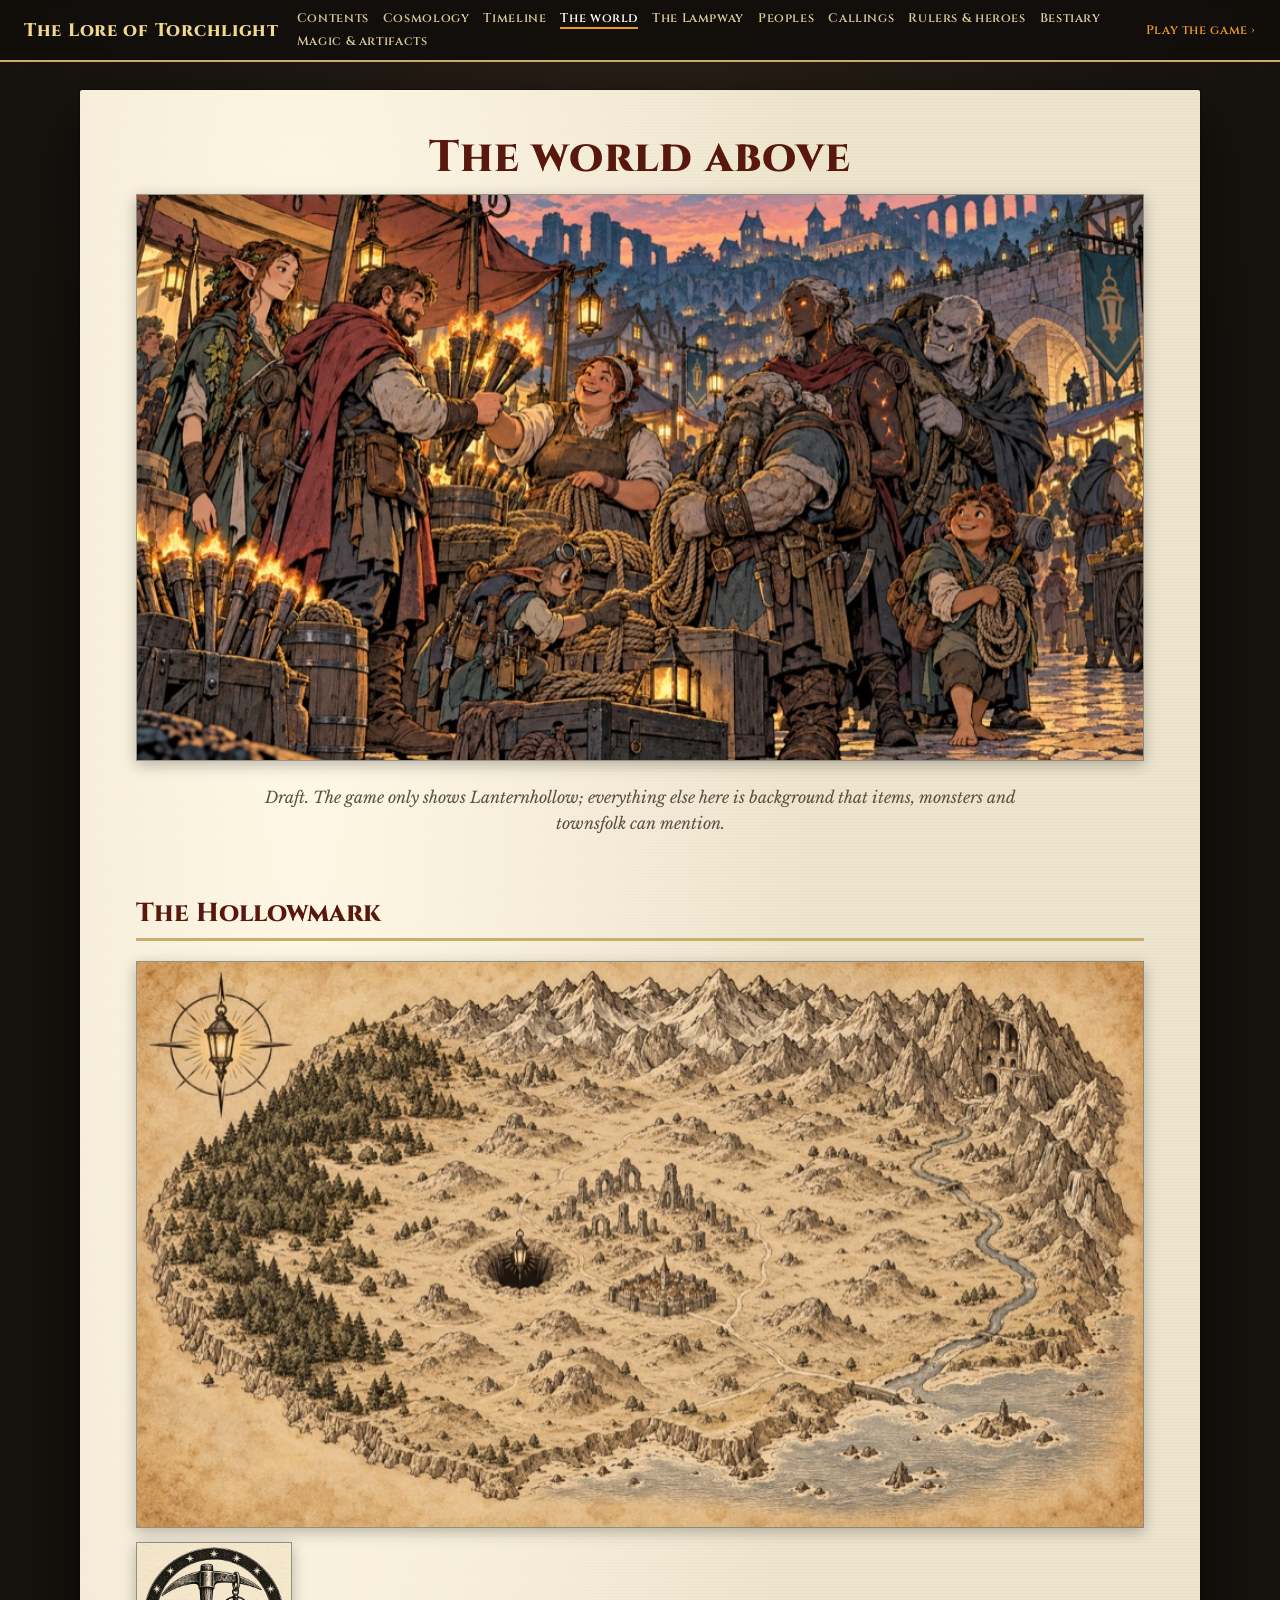
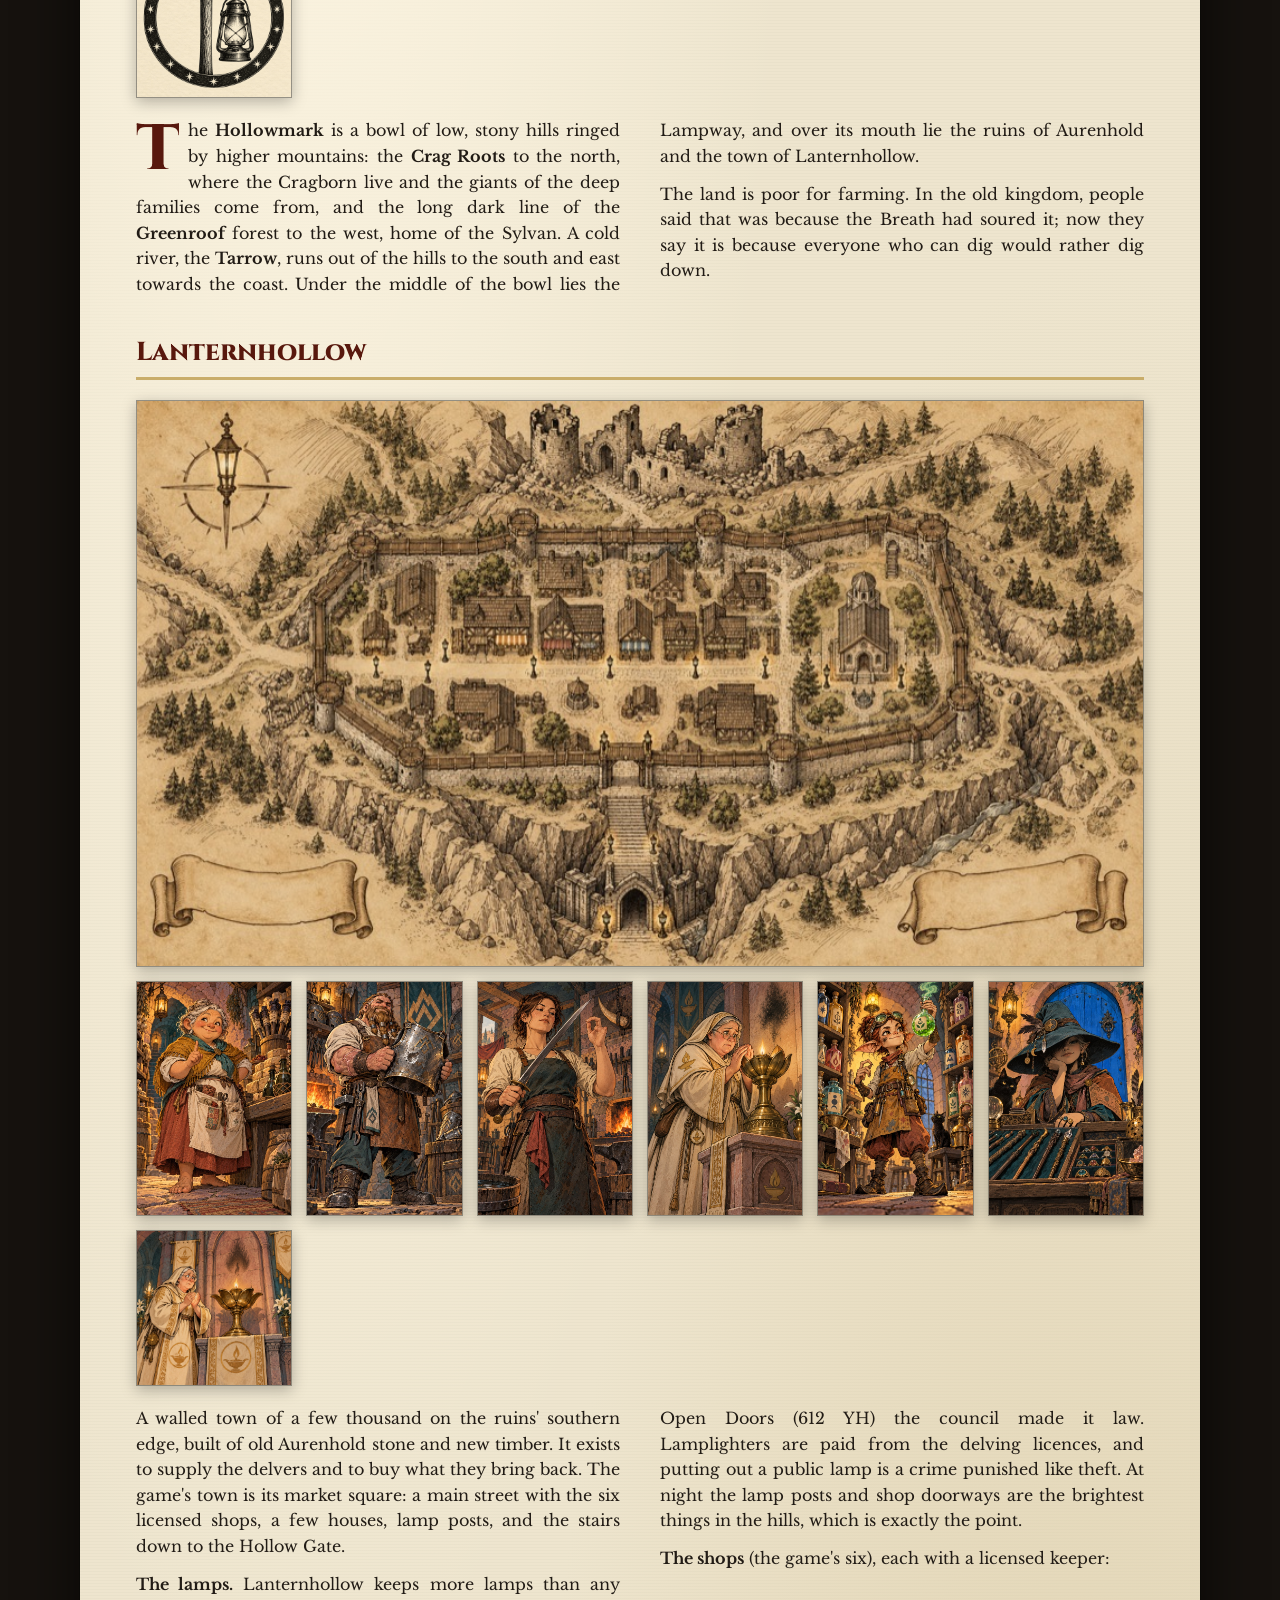
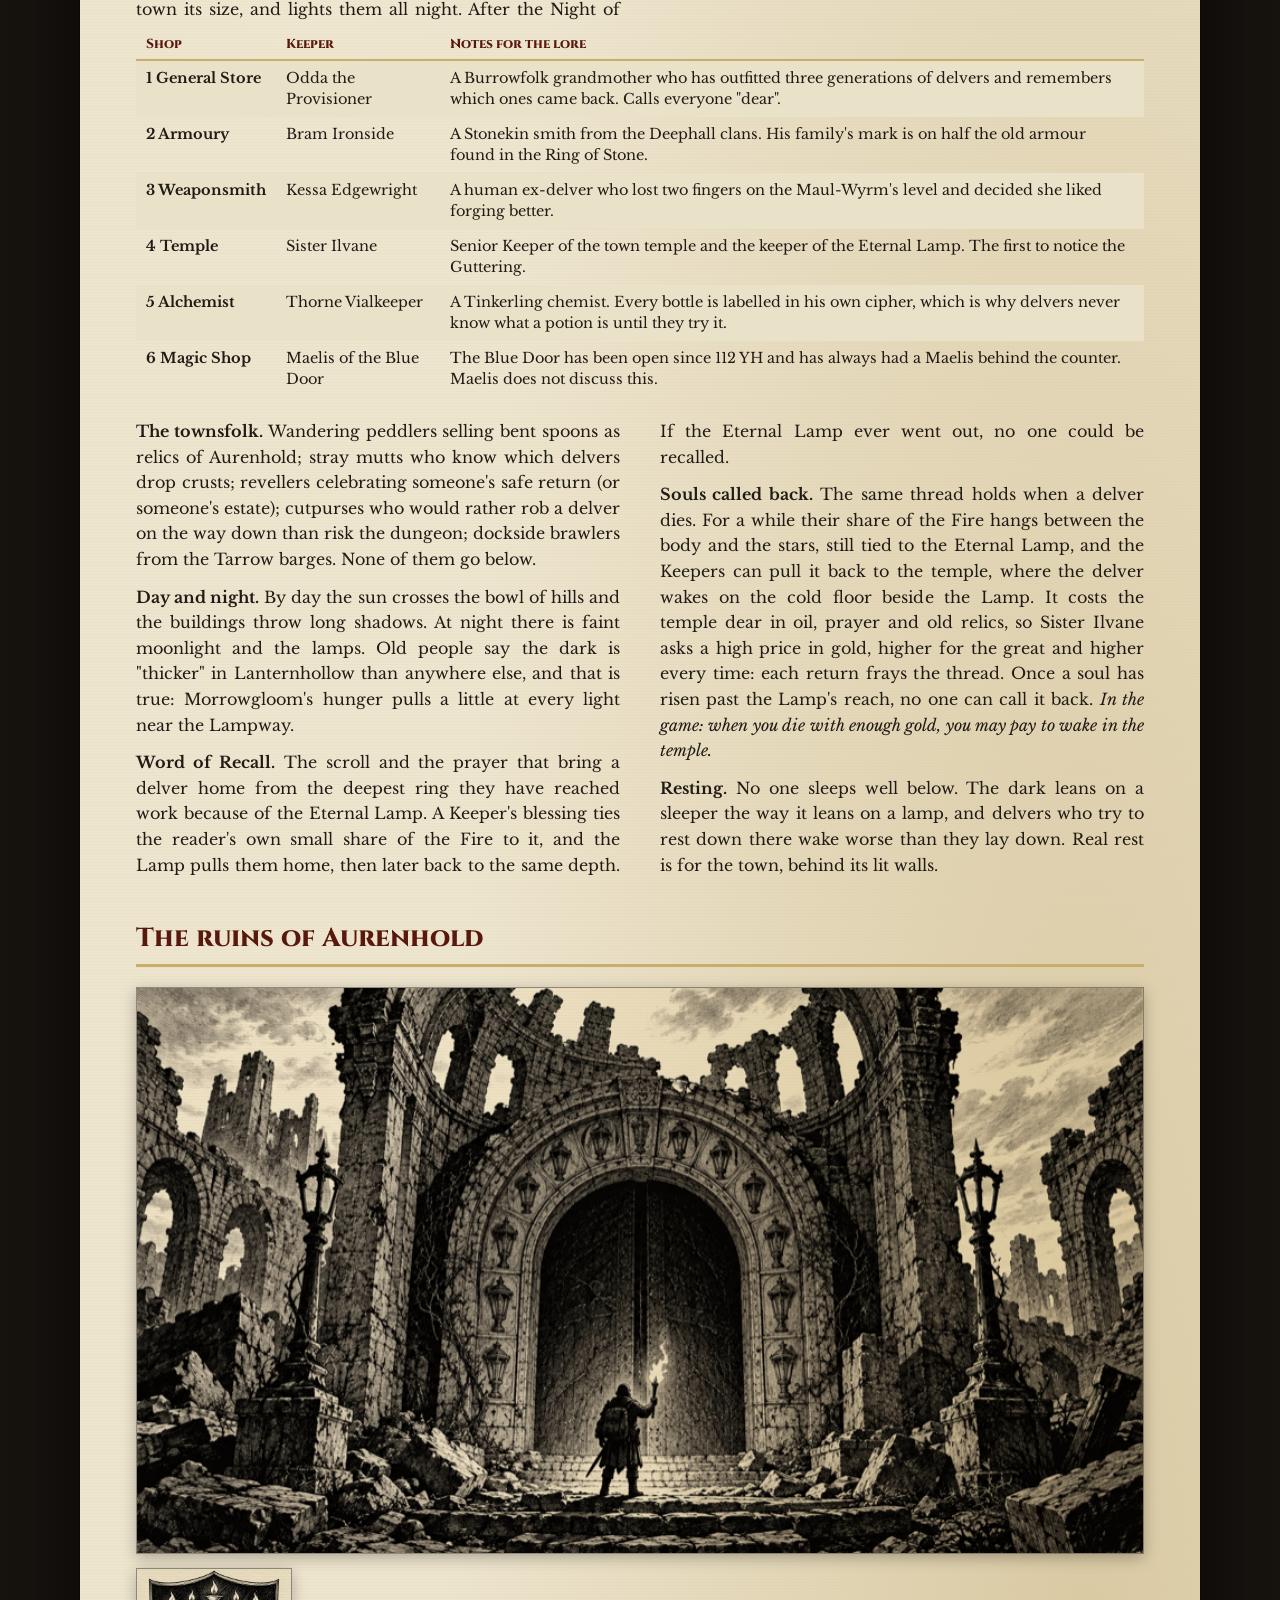
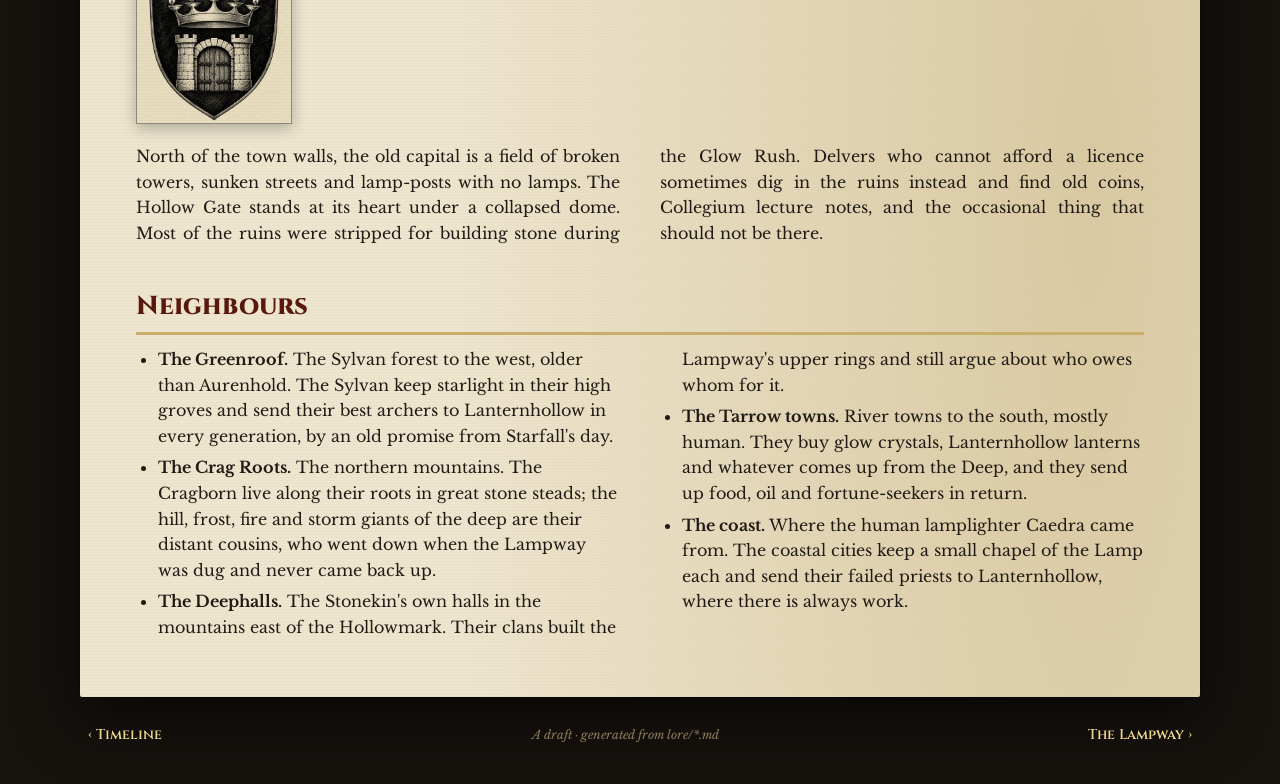
<file: lore/03-world.html>
<!doctype html>
<html lang="en"><head><meta charset="utf-8"><meta name="viewport" content="width=device-width, initial-scale=1">
<title>The world above · The Lore of Torchlight</title><meta name="color-scheme" content="light">
<meta property="og:title" content="The world above · The Lore of Torchlight"><meta property="og:description" content="The land is poor for farming. In the old kingdom, people said that was because the Breath had soured it; now they say it is because everyone who can dig would rather dig down."><meta name="description" content="The land is poor for farming. In the old kingdom, people said that was because the Breath had soured it; now they say it is because everyone who can dig would rather dig down.">
<meta property="og:image" content="https://dungeon.hensap.id/lore/art/web/place-lanternhollow.jpg"><meta name="twitter:card" content="summary_large_image">
<link rel="icon" href="../favicon.svg"><link rel="preconnect" href="https://fonts.googleapis.com"><link rel="preconnect" href="https://fonts.gstatic.com" crossorigin>
<link href="https://fonts.googleapis.com/css2?family=Cinzel:wght@600;800&family=Libre+Baskerville:ital,wght@0,400;0,700;1,400&display=swap" rel="stylesheet">
<style>/* The Lore of Torchlight: a fantasy rulebook look. Parchment, two columns, red small-caps headings, drop caps,
   tinted tables and notes, stat blocks with copper bars. Built into every page by lore/build.js. */
:root {
  --parchment: #eee5ce; --paper: #f7f0dc; --ink: #211b15; --dim: #5c5043; --red: #58180d; --red-2: #9c2b1b;
  --gold: #c9ad6a; --note: #e0e5c1; --row: #e9e2c8; --stat: #fdf1dc; --copper: #e69a28; --night: #16120e;
}
* { box-sizing: border-box; }
html { color-scheme: light; }
body {
  margin: 0; color: var(--ink); font: 16px/1.6 "Libre Baskerville", Georgia, "Times New Roman", serif;
  background: var(--night) radial-gradient(ellipse at top, #2a2018 0, var(--night) 70%) fixed;
}
a { color: var(--red-2); }
header {
  position: sticky; top: 0; z-index: 5; display: flex; align-items: center; gap: 18px; flex-wrap: wrap;
  padding: 10px 24px; background: #120e0bee; border-bottom: 2px solid var(--gold); backdrop-filter: blur(4px);
}
header .brand { font: 800 18px "Cinzel", serif; color: #f0d88c; text-decoration: none; letter-spacing: .04em; }
header nav { display: flex; flex-wrap: wrap; gap: 4px 14px; flex: 1; }
header nav a, header .play { font: 600 12.5px "Cinzel", serif; color: #d9c79a; text-decoration: none; letter-spacing: .05em; }
header nav a[aria-current] { color: #fff; border-bottom: 2px solid var(--copper); }
header .play { color: var(--copper); }

/* the page itself */
main {
  max-width: 1120px; margin: 28px auto; padding: 44px 56px 56px; background-color: var(--parchment);
  background-image: radial-gradient(ellipse at 20% 10%, #fff8e6 0, #fff8e600 40%), radial-gradient(ellipse at 90% 90%, #d9c9a2 0, #d9c9a200 45%),
    repeating-linear-gradient(0deg, #00000005 0 1px, transparent 1px 3px);
  box-shadow: 0 0 0 1px #00000033, 0 18px 60px #000000aa; border-radius: 2px;
}
.flow { columns: 2 300px; column-gap: 40px; }
h1, h2, h3, h4 { font-family: "Cinzel", serif; color: var(--red); font-weight: 800; break-after: avoid; }
h1 { font-size: 44px; line-height: 1.1; margin: 0 0 6px; letter-spacing: .02em; text-align: center; }
h2 { font-size: 26px; margin: 34px 0 12px; padding-bottom: 4px; border-bottom: 3px solid var(--gold); }
h3 { font-size: 19px; margin: 22px 0 6px; border-bottom: 1px solid var(--gold); }
p { margin: 0 0 12px; text-align: justify; hyphens: auto; }
p.intro { text-align: center; font-style: italic; color: var(--dim); max-width: 760px; margin: 6px auto 22px; }
p.first::first-letter {
  float: left; font: 800 64px/0.82 "Cinzel", serif; color: var(--red); padding: 6px 8px 0 0;
}
ul, ol { margin: 0 0 12px; padding-left: 22px; } li { margin: 0 0 6px; }
code { font: 13px ui-monospace, Menlo, monospace; background: #00000010; padding: 1px 4px; border-radius: 2px; }
hr.rule { border: 0; height: 3px; margin: 26px 0; background: linear-gradient(90deg, transparent, var(--red-2), transparent); }

/* tables: full width, tinted rows */
table { width: 100%; border-collapse: collapse; margin: 6px 0 22px; font-size: 14.5px; line-height: 1.45; }
th { font: 800 13px "Cinzel", serif; color: var(--red); text-align: left; padding: 6px 10px; border-bottom: 2px solid var(--gold); }
td { padding: 7px 10px; vertical-align: top; }
tbody tr:nth-child(odd) { background: var(--row); }
td:first-child { font-weight: 700; white-space: nowrap; }
.\31 0-illustrations td:first-child, .\30 8-bestiary td:nth-child(2) { white-space: normal; }

/* notes: the green boxes of a rulebook */
blockquote {
  break-inside: avoid; margin: 8px 0 18px; padding: 14px 18px; background: var(--note); font-size: 14.5px;
  border-top: 3px solid var(--ink); border-bottom: 3px solid var(--ink); box-shadow: 0 2px 8px #0002;
}

/* illustrations: a drawn picture, or a placeholder frame until it exists */
figure { margin: 6px 0 18px; break-inside: avoid; }
figure.cover { margin: 0 auto 26px; max-width: 520px; }
figure.cover img { width: 100%; display: block; box-shadow: 0 8px 26px #0007; border: 6px solid var(--paper); }
.plates { break-inside: avoid; }
.plates.nmany { display: grid; grid-template-columns: repeat(auto-fill, minmax(150px, 1fr)); gap: 14px; margin: 8px 0 20px; }
.plates.nmany figure { margin: 0; } .plates.nmany figure.wide { grid-column: 1 / -1; } .plates.nmany { align-items: start; }
figure.art.wide { }
.art img, .art .slot { width: 100%; aspect-ratio: var(--ratio); display: block; object-fit: cover; }
.art img { border: 1px solid #0006; box-shadow: 0 4px 14px #0004; }
.art.style-A img, .art.style-B img { filter: sepia(.08) contrast(1.02); mix-blend-mode: multiply; }
.art .slot {
  display: flex; flex-direction: column; justify-content: center; gap: 8px; padding: 18px; text-align: center; color: var(--dim);
  border: 2px dashed #8a7458; outline: 1px solid #8a745855; outline-offset: -8px; font-size: 13px; line-height: 1.45;
  background: repeating-linear-gradient(45deg, #00000008 0 2px, transparent 2px 7px), repeating-linear-gradient(-45deg, #00000006 0 2px, transparent 2px 7px), var(--paper);
}
.art .slot b { font: 800 14px "Cinzel", serif; color: var(--red); letter-spacing: .06em; }
.art .slot small { font: 11px ui-monospace, Menlo, monospace; color: #8a7458; }
.plates.nmany .slot { font-size: 11.5px; padding: 12px; }
.plates.nmany .slot span { display: -webkit-box; -webkit-line-clamp: 6; -webkit-box-orient: vertical; overflow: hidden; }

/* the bestiary's families: each plate beside its own description */
.families { display: grid; grid-template-columns: repeat(auto-fill, minmax(440px, 1fr)); gap: 22px 32px; margin: 10px 0 26px; }
.family { display: grid; grid-template-columns: 150px 1fr; gap: 16px; align-items: start; padding-bottom: 18px; border-bottom: 1px solid #c9ad6a99; }
.family .fam-art figure { margin: 0 0 8px; }
.family .slot { font-size: 10.5px; padding: 8px; gap: 4px; } .family .slot span { display: -webkit-box; -webkit-line-clamp: 5; -webkit-box-orient: vertical; overflow: hidden; }
.family h4 { margin: 0 0 6px; font-size: 19px; color: var(--red); border-bottom: 1px solid var(--gold); padding-bottom: 2px; }
.family p { text-align: left; hyphens: manual; }
.fam-lore { font-style: italic; margin: 0 0 8px; }
.fam-kinds, .fam-source { font-size: 13.5px; line-height: 1.5; margin: 0 0 4px; color: #3a2a1c; }
.fam-kinds b, .fam-source b { font: 800 11.5px "Cinzel", serif; color: var(--red); letter-spacing: .06em; margin-right: 4px; }

/* stat blocks for the named monsters */
aside.stat {
  break-inside: avoid; margin: 6px 0 16px; padding: 10px 14px 8px; background: var(--stat); font: 14px/1.45 "Libre Baskerville", serif;
  border-top: 5px solid var(--copper); border-bottom: 5px solid var(--copper); box-shadow: 0 0 0 1px #0002, 0 3px 10px #0003;
}
aside.stat h4 { margin: 0; font-size: 18px; color: var(--red); }
aside.stat > i { display: block; color: var(--dim); font-size: 13px; margin-bottom: 4px; }
aside.stat hr { border: 0; height: 3px; margin: 6px 0; background: linear-gradient(90deg, var(--red-2), var(--red-2) 60%, transparent); }
aside.stat p { margin: 0 0 3px; text-align: left; color: var(--red); }
aside.stat p b { color: var(--red); } aside.stat p { color: #3a2a1c; } aside.stat p b { margin-right: 4px; }

footer {
  max-width: 1120px; margin: 0 auto 40px; padding: 0 8px; display: flex; justify-content: space-between; align-items: center; gap: 12px;
  font: 600 14px "Cinzel", serif;
}
footer a { color: #f0d88c; text-decoration: none; } footer .draft { color: #8d7c5c; font: italic 12px "Libre Baskerville", serif; }

@media (max-width: 760px){
  header { position: static; padding: 8px 16px; gap: 8px; } header nav { order: 3; flex-basis: 100%; }
  main { margin: 0; padding: 26px 16px 36px; columns: 1; border-radius: 0; }
  h1 { font-size: 32px; } h2 { font-size: 22px; }
  table { display: block; overflow-x: auto; font-size: 13.5px; } td:first-child { white-space: normal; }
  .families { grid-template-columns: 1fr; } .family { grid-template-columns: 104px 1fr; gap: 12px; }
  p { text-align: left; } footer { padding: 0 16px; }
}
@media print {
  body { background: none; } header, footer { display: none; } main { box-shadow: none; margin: 0; max-width: none; }
}
</style></head>
<body><header><a class="brand" href="index.html">The Lore of Torchlight</a><nav><a href="index.html">Contents</a><a href="01-cosmology.html">Cosmology</a><a href="02-timeline.html">Timeline</a><a href="03-world.html" aria-current="page">The world</a><a href="04-the-lampway.html">The Lampway</a><a href="05-peoples.html">Peoples</a><a href="06-callings.html">Callings</a><a href="07-rulers-and-heroes.html">Rulers & heroes</a><a href="08-bestiary.html">Bestiary</a><a href="09-magic-and-artifacts.html">Magic & artifacts</a></nav><a class="play" href="../">Play the game ›</a></header>
<main class="03-world"><h1>The world above</h1>
<div class="flow">
</div>
<div class="plates n1"><figure class="art wide style-C" style="--ratio:16/9"><img src="art/web/place-lanternhollow.jpg" alt="Lanternhollow at dusk: a walled timber town on old stone ruins, every street lit with lamps, delvers in the market buying torches and rope." loading="lazy"></figure></div>
<div class="flow">
</div>
<p class="intro"><i>Draft. The game only shows Lanternhollow; everything else here is background that items, monsters and townsfolk can mention.</i></p>
<div class="flow">
</div>
<h2>The Hollowmark</h2>
<div class="flow">
</div>
<div class="plates nmany"><figure class="art wide style-D" style="--ratio:16/9"><img src="art/web/map-hollowmark.jpg" alt="A map of the Hollowmark: a bowl of low stony hills; the Greenroof forest to the west, the Crag Roots mountains to the north, the Deephalls in the eastern mountains, the river Tarrow running south-east to the coast; in the centre the ruined city of Aurenhold with the walled town of Lanternhollow on its southern edge, and a dark sinkhole marked with a lamp symbol." loading="lazy"></figure><figure class="art  style-A" style="--ratio:1/1"><img src="art/web/emblem-lanternhollow.jpg" alt="The town seal of Lanternhollow: a lantern hanging from a miner's pick, inside a ring of small stars." loading="lazy"></figure></div>
<div class="flow">
<p class="first">The <b>Hollowmark</b> is a bowl of low, stony hills ringed by higher mountains: the <b>Crag Roots</b> to the north, where the Cragborn live and the giants of the deep families come from, and the long dark line of the <b>Greenroof</b> forest to the west, home of the Sylvan. A cold river, the <b>Tarrow</b>, runs out of the hills to the south and east towards the coast. Under the middle of the bowl lies the Lampway, and over its mouth lie the ruins of Aurenhold and the town of Lanternhollow.</p>
<p>The land is poor for farming. In the old kingdom, people said that was because the Breath had soured it; now they say it is because everyone who can dig would rather dig down.</p>
</div>
<h2>Lanternhollow</h2>
<div class="flow">
</div>
<div class="plates nmany"><figure class="art wide style-D" style="--ratio:16/9"><img src="art/web/map-lanternhollow.jpg" alt="A bird's-eye plan of Lanternhollow: a walled timber town on old stone foundations, one main street with six shop fronts, lamp posts along it, a small temple, the stairs down to the Hollow Gate, and the broken towers of Aurenhold beyond the north wall." loading="lazy"></figure><figure class="art  style-C" style="--ratio:2/3"><img src="art/web/keeper-odda.jpg" alt="Odda the Provisioner, a small, round Burrowfolk grandmother with a shawl and an apron full of string, at a counter stacked with torches, rations and oil flasks, smiling and wagging a finger." loading="lazy"></figure><figure class="art  style-C" style="--ratio:2/3"><img src="art/web/keeper-bram.jpg" alt="Bram Ironside, a broad Stonekin smith with a braided beard and burn-scarred forearms, holding up a dented breastplate in his armoury, a clan mark stamped on everything around him." loading="lazy"></figure><figure class="art  style-C" style="--ratio:2/3"><img src="art/web/keeper-kessa.jpg" alt="Kessa Edgewright, a lean human weaponsmith with two fingers missing on her left hand, testing a blade's edge on a hair at her bench, a boar's tusk hung over the forge." loading="lazy"></figure><figure class="art  style-C" style="--ratio:2/3"><img src="art/web/keeper-ilvane.jpg" alt="Sister Ilvane (see her fixed look above) at the temple altar beside the Eternal Lamp (fixed look), watching its flame with worry." loading="lazy"></figure><figure class="art  style-C" style="--ratio:2/3"><img src="art/web/keeper-thorne.jpg" alt="Thorne Vialkeeper, a Tinkerling alchemist with goggles and singed eyebrows, among shelves of coloured bottles all labelled in a strange cipher, a green one smoking." loading="lazy"></figure><figure class="art  style-C" style="--ratio:2/3"><img src="art/web/keeper-maelis.jpg" alt="Maelis of the Blue Door, an ageless small figure whose face is always half in shadow under a wide hat, behind a counter of wands and rings, a bright blue door behind them." loading="lazy"></figure><figure class="art  style-C" style="--ratio:1/1"><img src="art/web/item-eternal-lamp.jpg" alt="The Eternal Lamp on the temple altar in Lanternhollow, its flame slightly smaller than its old soot mark, Sister Ilvane watching it anxiously." loading="lazy"></figure></div>
<div class="flow">
<p>A walled town of a few thousand on the ruins' southern edge, built of old Aurenhold stone and new timber. It exists to supply the delvers and to buy what they bring back. The game's town is its market square: a main street with the six licensed shops, a few houses, lamp posts, and the stairs down to the Hollow Gate.</p>
<p><b>The lamps.</b> Lanternhollow keeps more lamps than any town its size, and lights them all night. After the Night of Open Doors (612 YH) the council made it law. Lamplighters are paid from the delving licences, and putting out a public lamp is a crime punished like theft. At night the lamp posts and shop doorways are the brightest things in the hills, which is exactly the point.</p>
<p><b>The shops</b> (the game's six), each with a licensed keeper:</p>
</div>
<table><thead><tr><th>Shop</th><th>Keeper</th><th>Notes for the lore</th></tr></thead><tbody><tr><td>1 General Store</td><td>Odda the Provisioner</td><td>A Burrowfolk grandmother who has outfitted three generations of delvers and remembers which ones came back. Calls everyone &quot;dear&quot;.</td></tr><tr><td>2 Armoury</td><td>Bram Ironside</td><td>A Stonekin smith from the Deephall clans. His family's mark is on half the old armour found in the Ring of Stone.</td></tr><tr><td>3 Weaponsmith</td><td>Kessa Edgewright</td><td>A human ex-delver who lost two fingers on the Maul-Wyrm's level and decided she liked forging better.</td></tr><tr><td>4 Temple</td><td>Sister Ilvane</td><td>Senior Keeper of the town temple and the keeper of the Eternal Lamp. The first to notice the Guttering.</td></tr><tr><td>5 Alchemist</td><td>Thorne Vialkeeper</td><td>A Tinkerling chemist. Every bottle is labelled in his own cipher, which is why delvers never know what a potion is until they try it.</td></tr><tr><td>6 Magic Shop</td><td>Maelis of the Blue Door</td><td>The Blue Door has been open since 112 YH and has always had a Maelis behind the counter. Maelis does not discuss this.</td></tr></tbody></table>
<div class="flow">
<p><b>The townsfolk.</b> Wandering peddlers selling bent spoons as relics of Aurenhold; stray mutts who know which delvers drop crusts; revellers celebrating someone's safe return (or someone's estate); cutpurses who would rather rob a delver on the way down than risk the dungeon; dockside brawlers from the Tarrow barges. None of them go below.</p>
<p><b>Day and night.</b> By day the sun crosses the bowl of hills and the buildings throw long shadows. At night there is faint moonlight and the lamps. Old people say the dark is &quot;thicker&quot; in Lanternhollow than anywhere else, and that is true: Morrowgloom's hunger pulls a little at every light near the Lampway.</p>
<p><b>Word of Recall.</b> The scroll and the prayer that bring a delver home from the deepest ring they have reached work because of the Eternal Lamp. A Keeper's blessing ties the reader's own small share of the Fire to it, and the Lamp pulls them home, then later back to the same depth. If the Eternal Lamp ever went out, no one could be recalled.</p>
<p><b>Souls called back.</b> The same thread holds when a delver dies. For a while their share of the Fire hangs between the body and the stars, still tied to the Eternal Lamp, and the Keepers can pull it back to the temple, where the delver wakes on the cold floor beside the Lamp. It costs the temple dear in oil, prayer and old relics, so Sister Ilvane asks a high price in gold, higher for the great and higher every time: each return frays the thread. Once a soul has risen past the Lamp's reach, no one can call it back. <i>In the game: when you die with enough gold, you may pay to wake in the temple.</i></p>
<p><b>Resting.</b> No one sleeps well below. The dark leans on a sleeper the way it leans on a lamp, and delvers who try to rest down there wake worse than they lay down. Real rest is for the town, behind its lit walls.</p>
</div>
<h2>The ruins of Aurenhold</h2>
<div class="flow">
</div>
<div class="plates nmany"><figure class="art wide style-A" style="--ratio:16/9"><img src="art/web/place-hollow-gate.jpg" alt="The Hollow Gate: a great arched door under a collapsed dome in the ruins of Aurenhold, lamp-posts with no lamps on either side, a lone delver with a torch at the threshold." loading="lazy"></figure><figure class="art  style-A" style="--ratio:1/1"><img src="art/web/emblem-aurenhold.jpg" alt="The arms of Aurenhold: a plain crown with lamp-shaped points above a gate, on a shield." loading="lazy"></figure></div>
<div class="flow">
<p>North of the town walls, the old capital is a field of broken towers, sunken streets and lamp-posts with no lamps. The Hollow Gate stands at its heart under a collapsed dome. Most of the ruins were stripped for building stone during the Glow Rush. Delvers who cannot afford a licence sometimes dig in the ruins instead and find old coins, Collegium lecture notes, and the occasional thing that should not be there.</p>
</div>
<h2>Neighbours</h2>
<div class="flow">
<ul><li><b>The Greenroof.</b> The Sylvan forest to the west, older than Aurenhold. The Sylvan keep starlight in their high groves and send their best archers to Lanternhollow in every generation, by an old promise from Starfall's day.</li><li><b>The Crag Roots.</b> The northern mountains. The Cragborn live along their roots in great stone steads; the hill, frost, fire and storm giants of the deep are their distant cousins, who went down when the Lampway was dug and never came back up.</li><li><b>The Deephalls.</b> The Stonekin's own halls in the mountains east of the Hollowmark. Their clans built the Lampway's upper rings and still argue about who owes whom for it.</li><li><b>The Tarrow towns.</b> River towns to the south, mostly human. They buy glow crystals, Lanternhollow lanterns and whatever comes up from the Deep, and they send up food, oil and fortune-seekers in return.</li><li><b>The coast.</b> Where the human lamplighter Caedra came from. The coastal cities keep a small chapel of the Lamp each and send their failed priests to Lanternhollow, where there is always work.</li></ul>
</div></main>
<footer><a href="02-timeline.html">‹ Timeline</a><span class="draft">A draft · generated from lore/*.md</span><a href="04-the-lampway.html">The Lampway ›</a></footer></body></html>
</file>
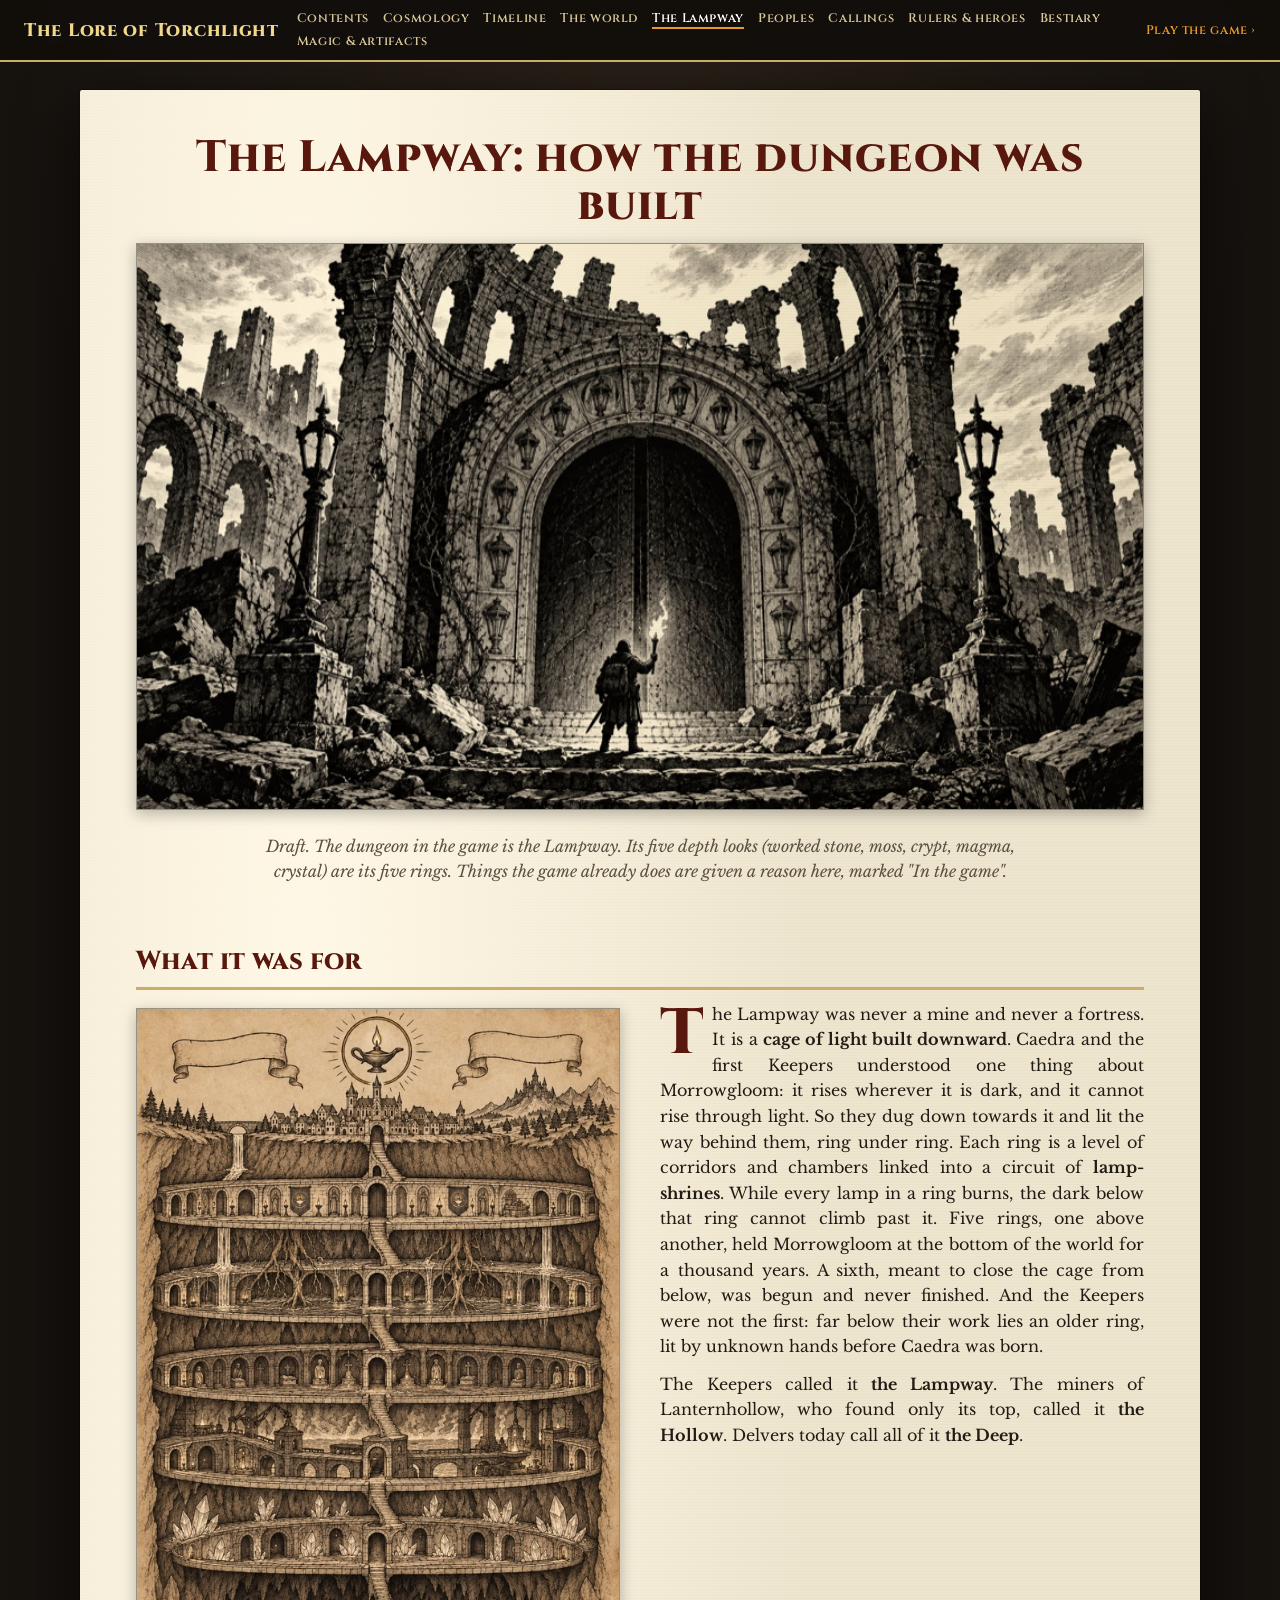
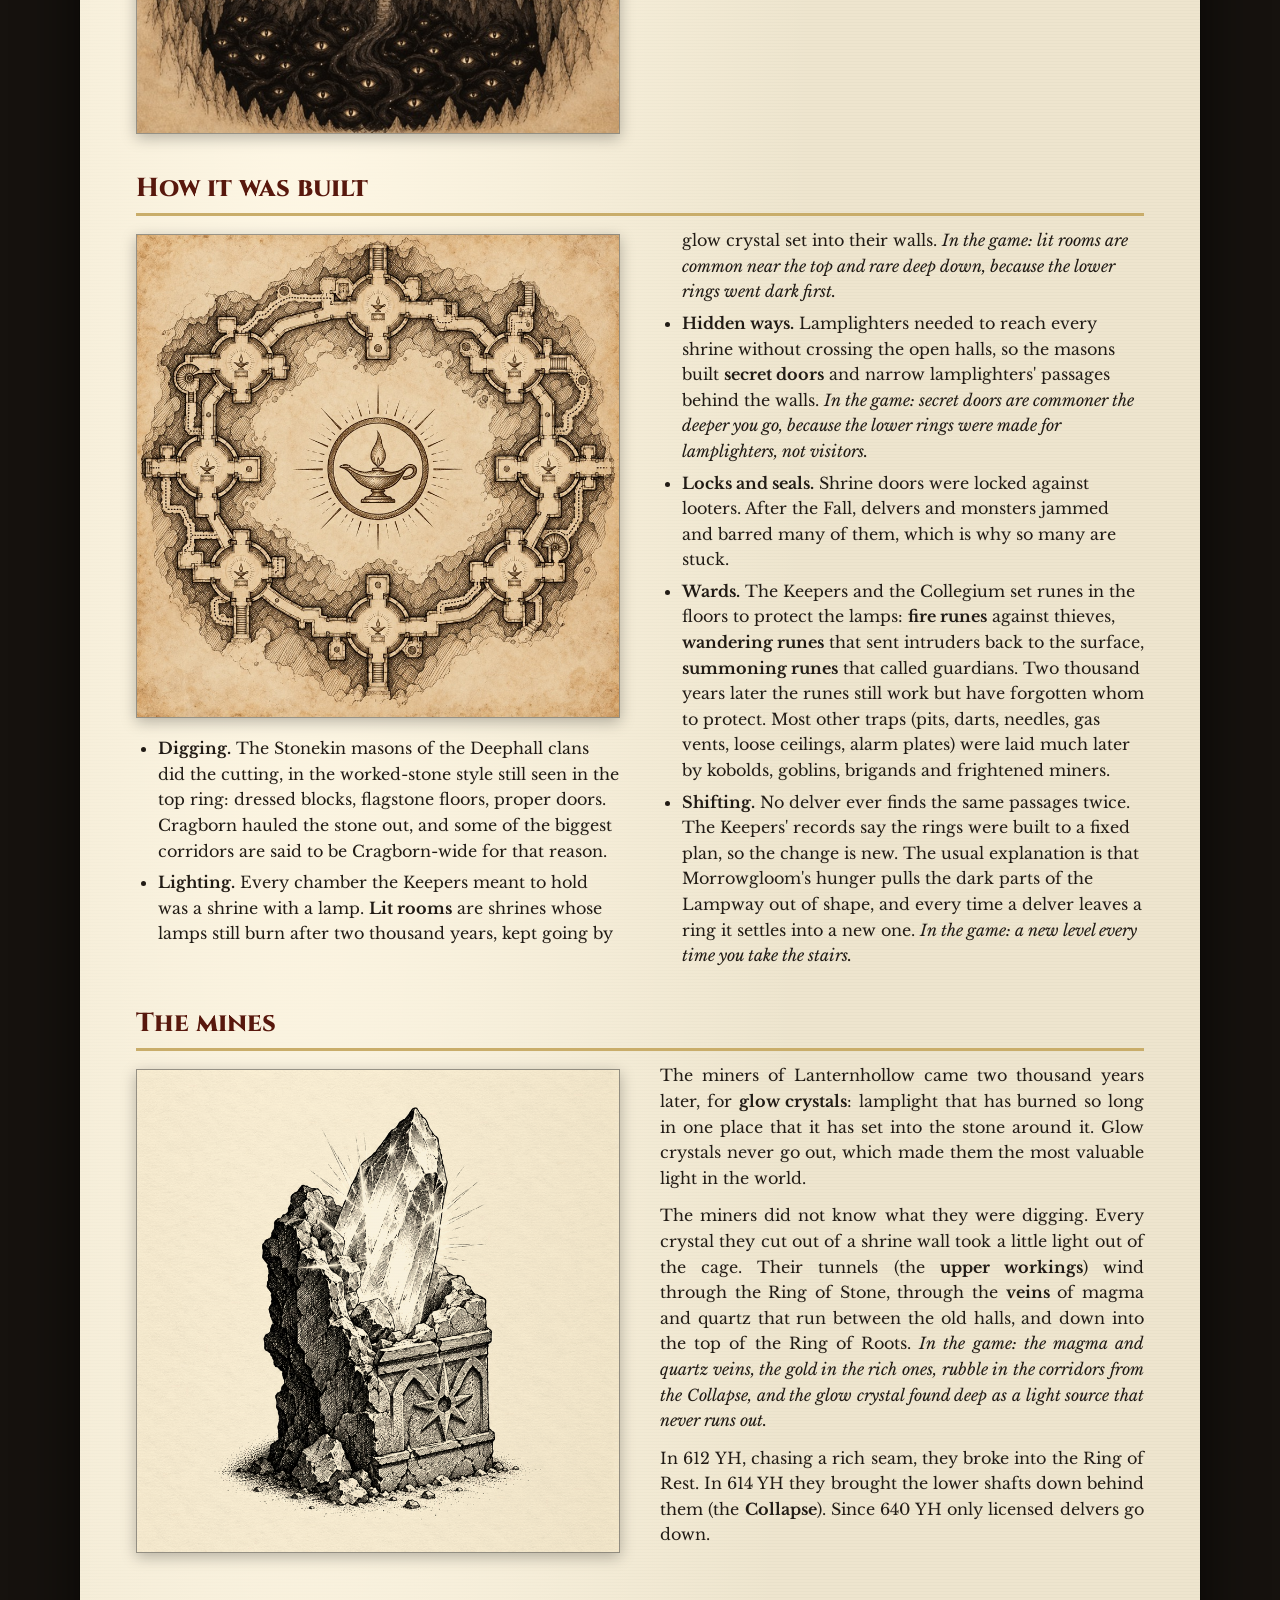
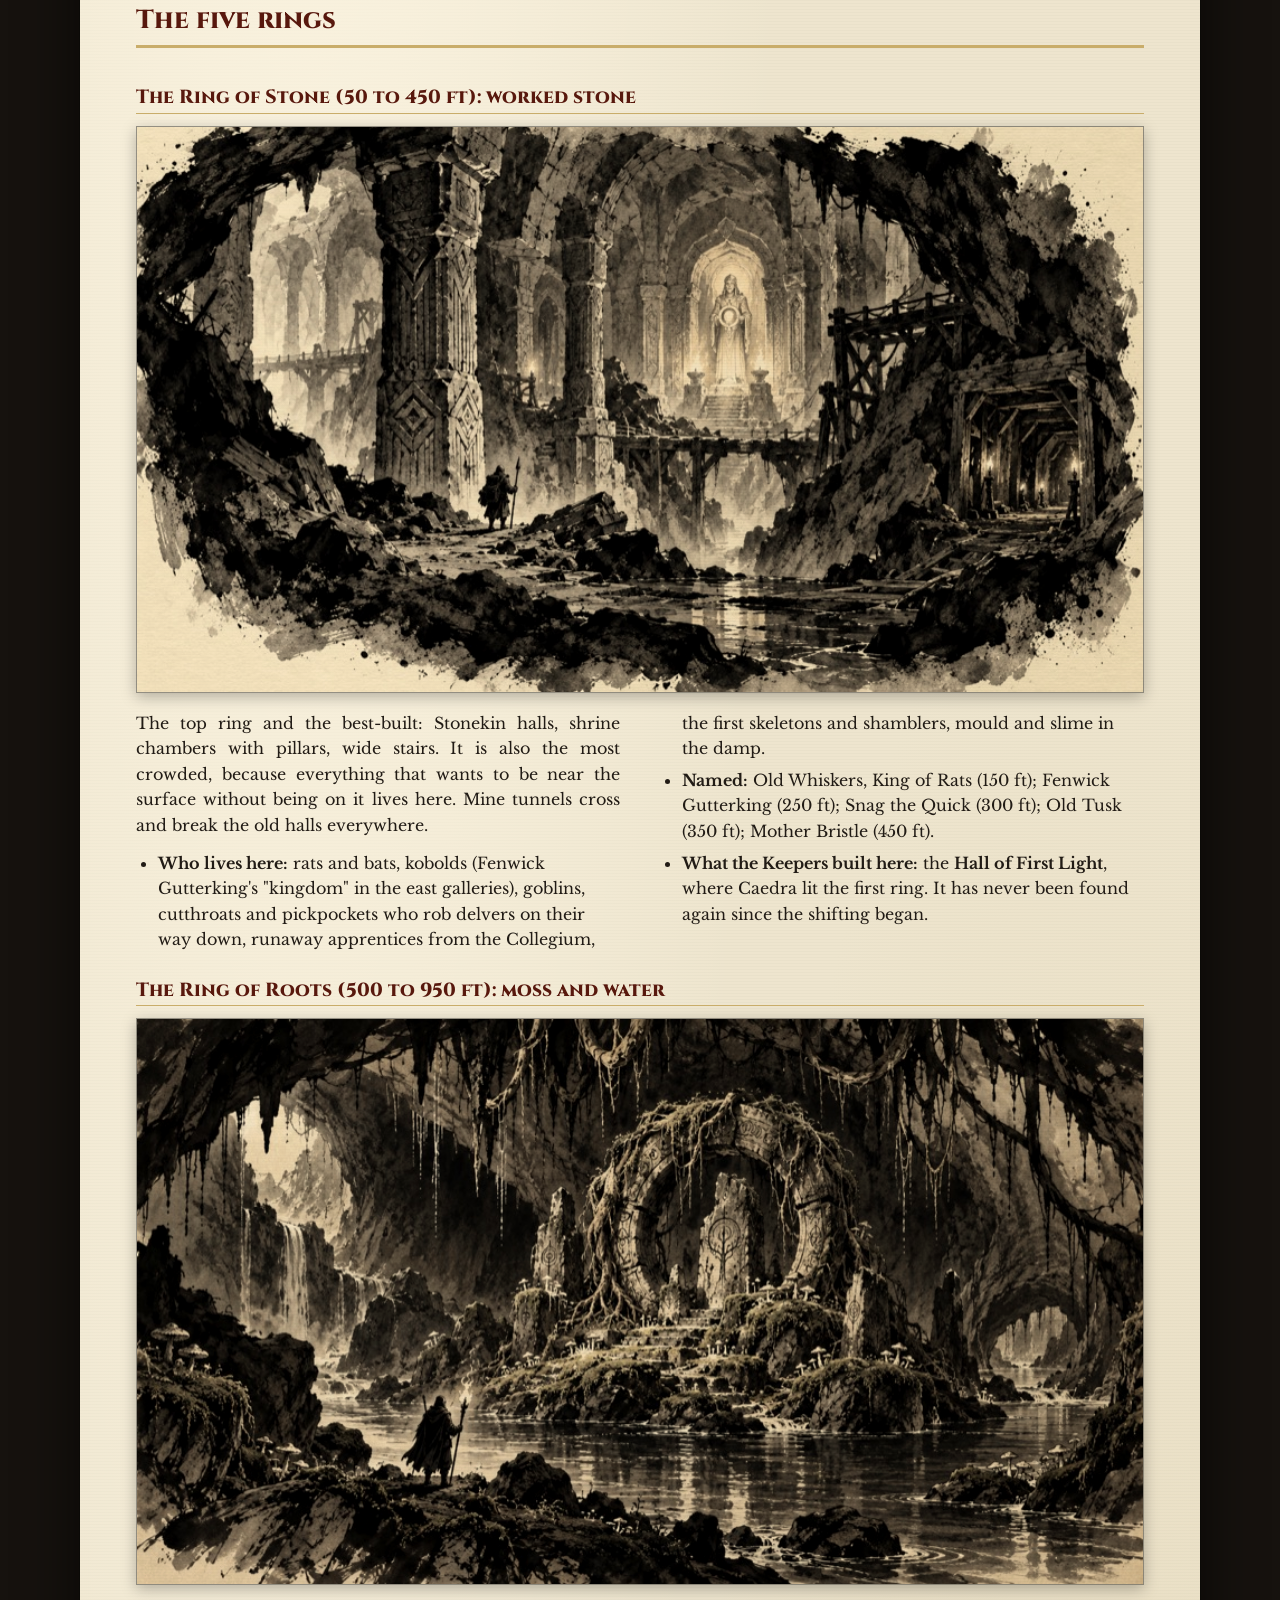
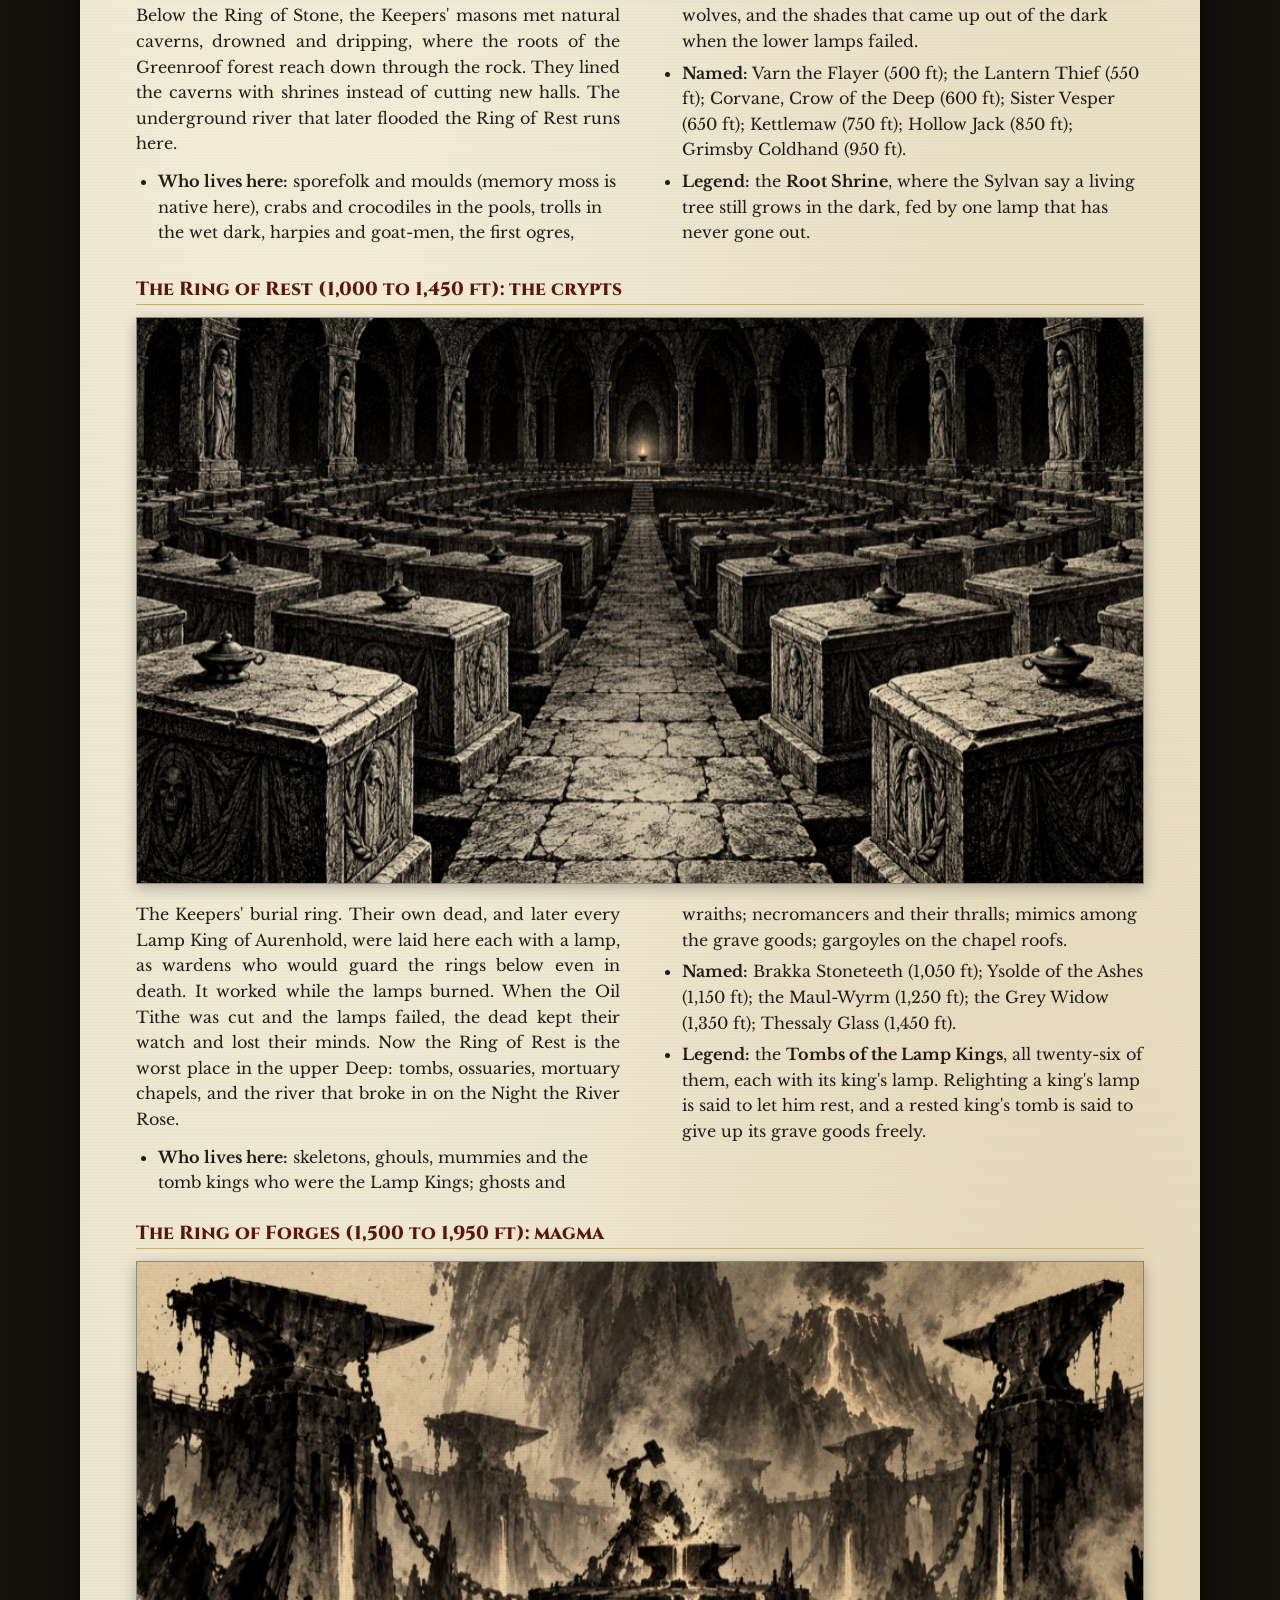
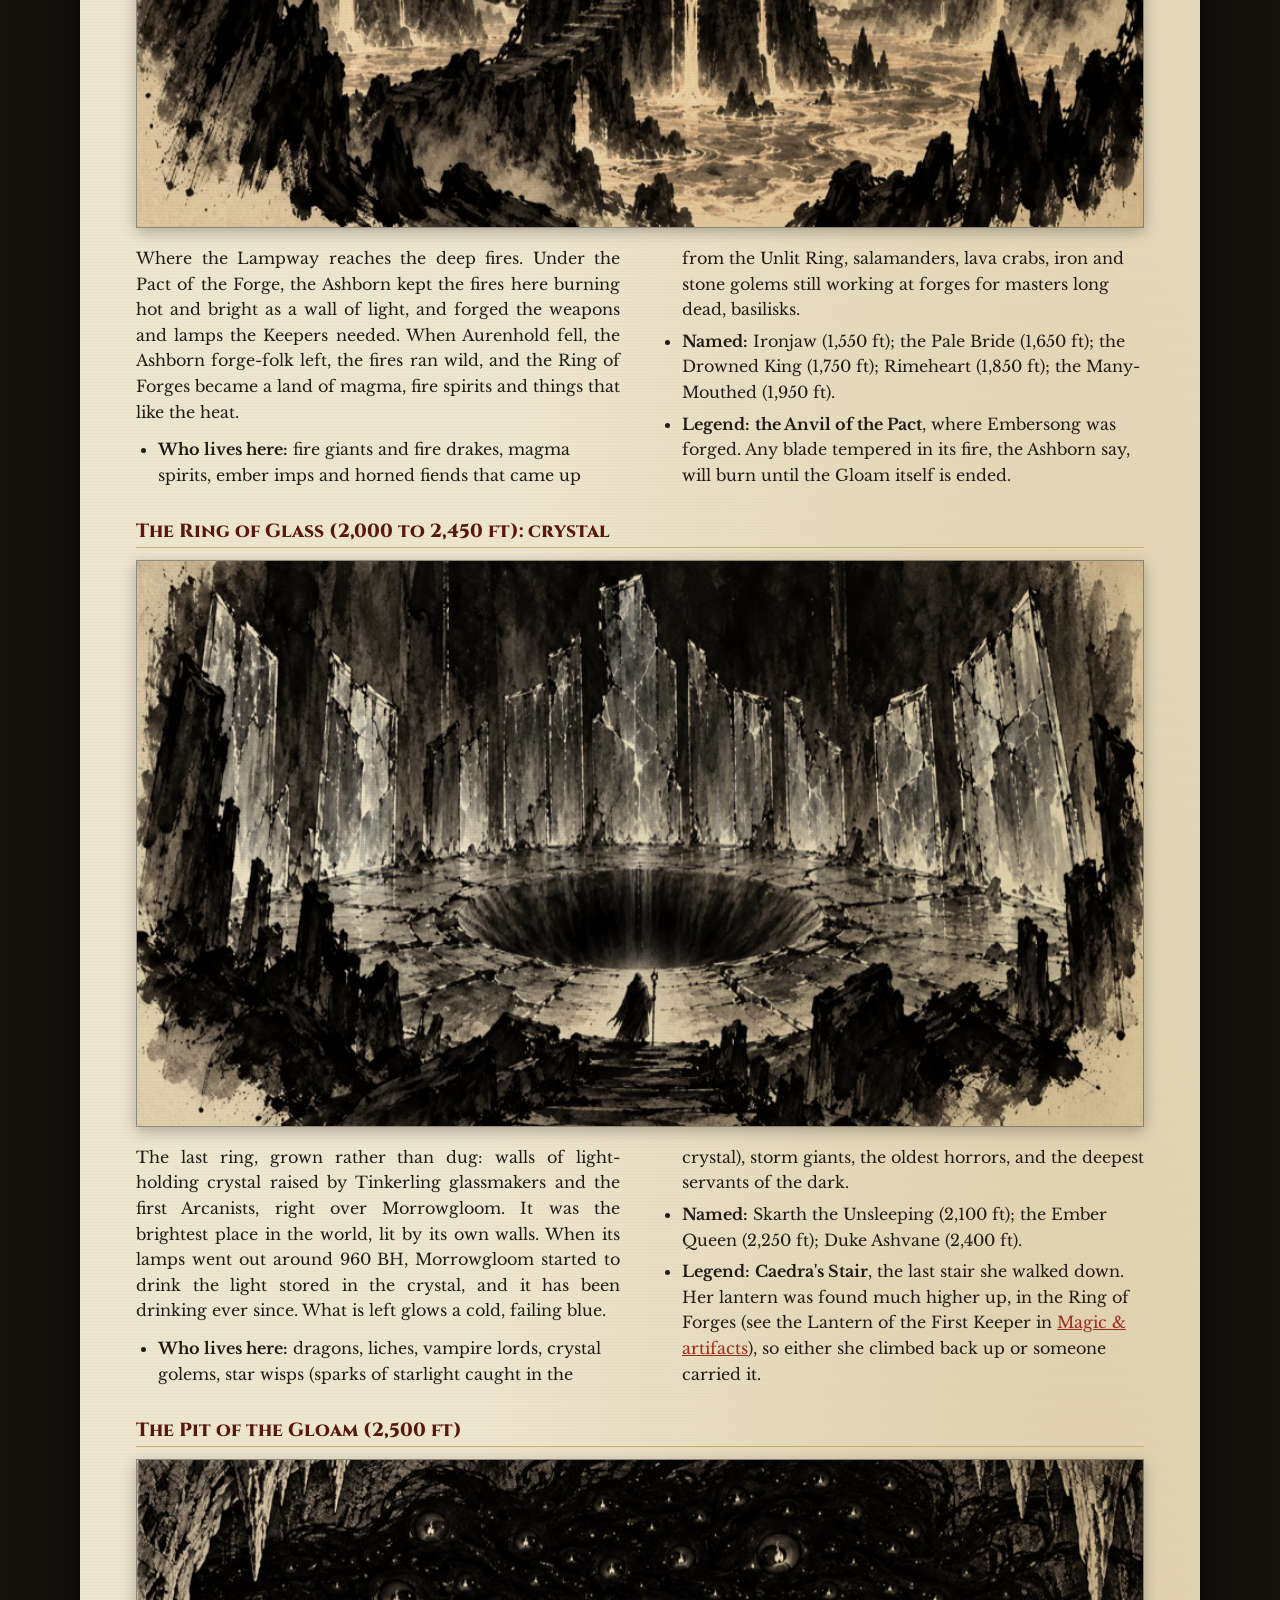
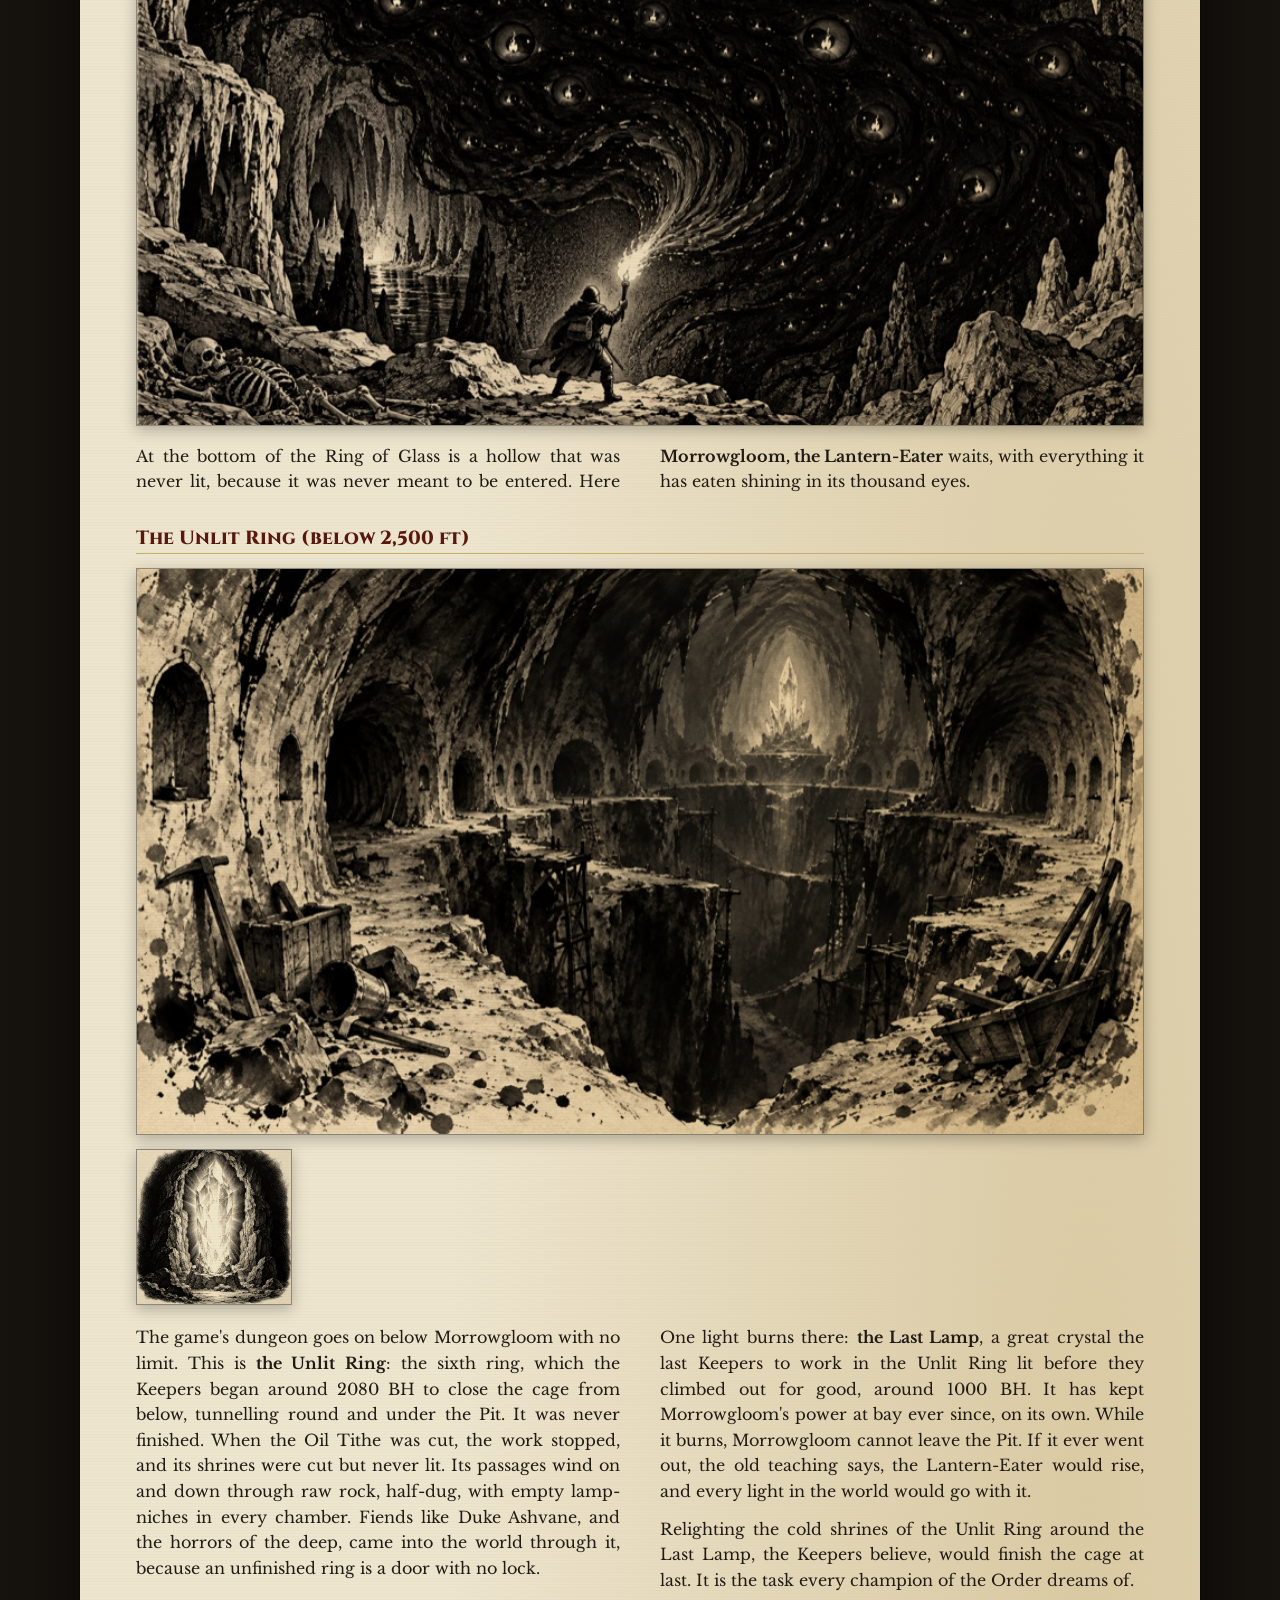
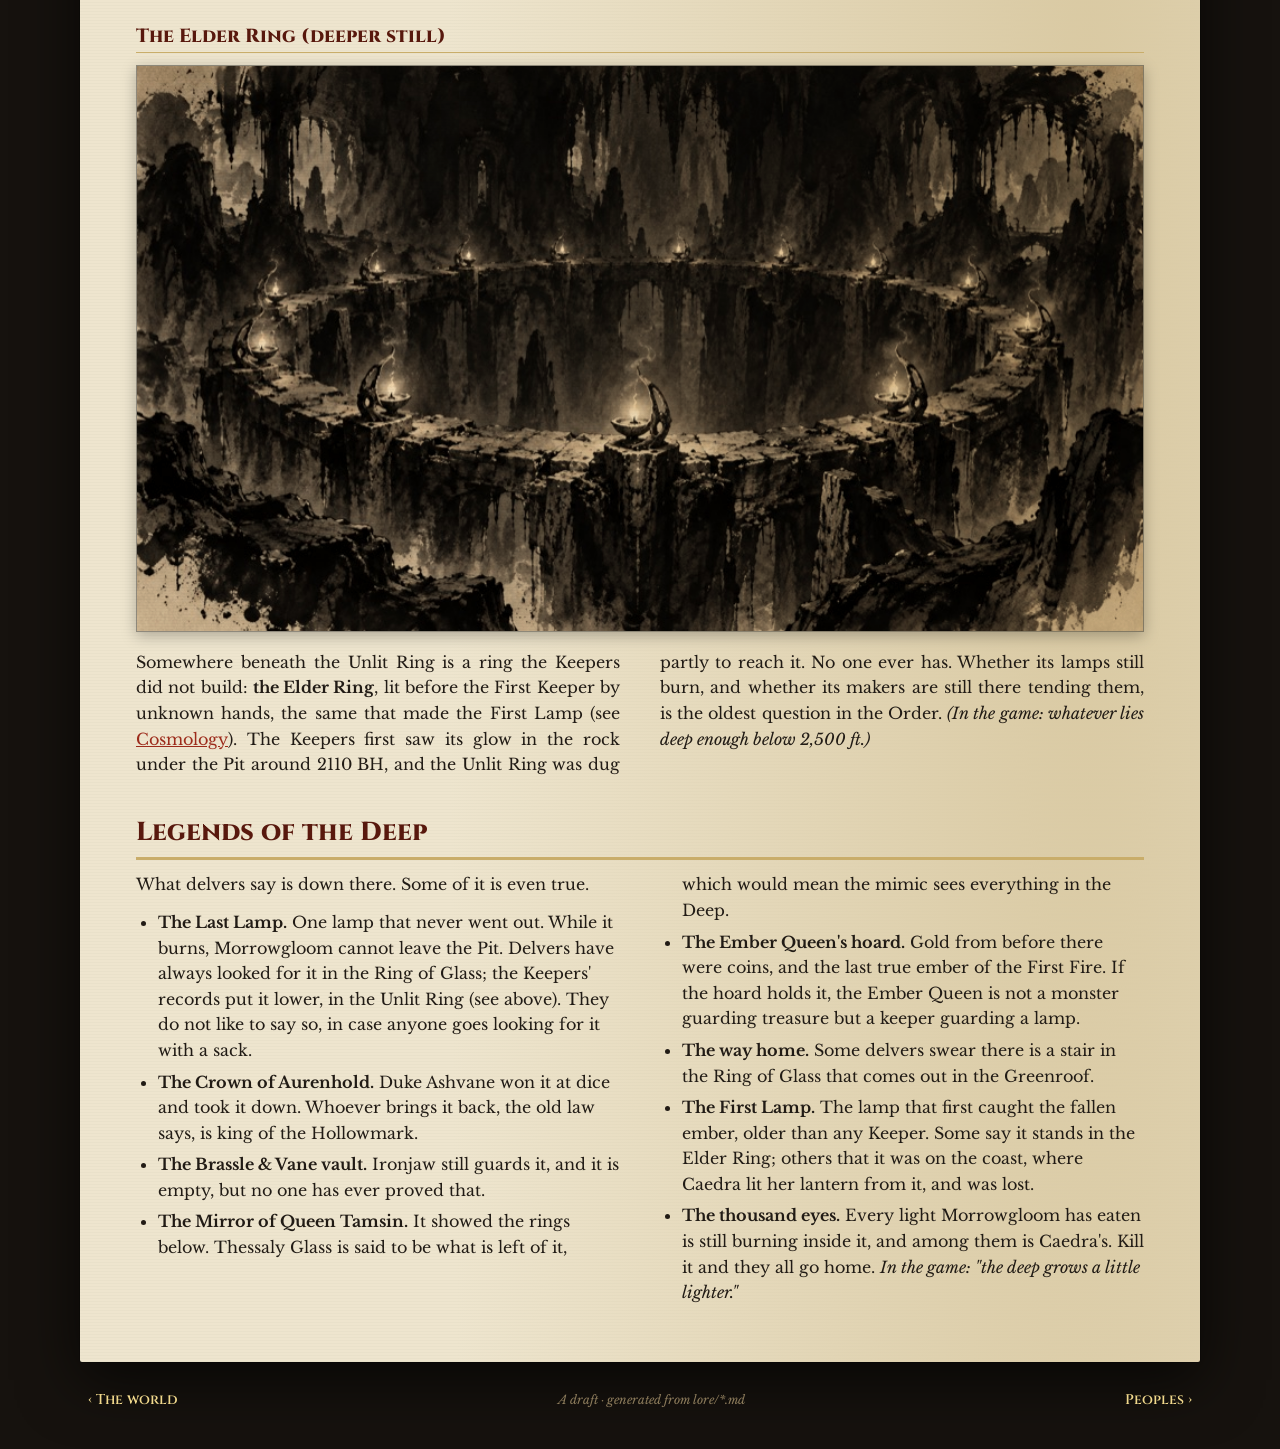
<file: lore/04-the-lampway.html>
<!doctype html>
<html lang="en"><head><meta charset="utf-8"><meta name="viewport" content="width=device-width, initial-scale=1">
<title>The Lampway: how the dungeon was built · The Lore of Torchlight</title><meta name="color-scheme" content="light">
<meta property="og:title" content="The Lampway: how the dungeon was built · The Lore of Torchlight"><meta property="og:description" content="The Keepers called it the Lampway. The miners of Lanternhollow, who found only its top, called it the Hollow. Delvers today call all of it the Deep."><meta name="description" content="The Keepers called it the Lampway. The miners of Lanternhollow, who found only its top, called it the Hollow. Delvers today call all of it the Deep.">
<meta property="og:image" content="https://dungeon.hensap.id/lore/art/web/place-hollow-gate.jpg"><meta name="twitter:card" content="summary_large_image">
<link rel="icon" href="../favicon.svg"><link rel="preconnect" href="https://fonts.googleapis.com"><link rel="preconnect" href="https://fonts.gstatic.com" crossorigin>
<link href="https://fonts.googleapis.com/css2?family=Cinzel:wght@600;800&family=Libre+Baskerville:ital,wght@0,400;0,700;1,400&display=swap" rel="stylesheet">
<style>/* The Lore of Torchlight: a fantasy rulebook look. Parchment, two columns, red small-caps headings, drop caps,
   tinted tables and notes, stat blocks with copper bars. Built into every page by lore/build.js. */
:root {
  --parchment: #eee5ce; --paper: #f7f0dc; --ink: #211b15; --dim: #5c5043; --red: #58180d; --red-2: #9c2b1b;
  --gold: #c9ad6a; --note: #e0e5c1; --row: #e9e2c8; --stat: #fdf1dc; --copper: #e69a28; --night: #16120e;
}
* { box-sizing: border-box; }
html { color-scheme: light; }
body {
  margin: 0; color: var(--ink); font: 16px/1.6 "Libre Baskerville", Georgia, "Times New Roman", serif;
  background: var(--night) radial-gradient(ellipse at top, #2a2018 0, var(--night) 70%) fixed;
}
a { color: var(--red-2); }
header {
  position: sticky; top: 0; z-index: 5; display: flex; align-items: center; gap: 18px; flex-wrap: wrap;
  padding: 10px 24px; background: #120e0bee; border-bottom: 2px solid var(--gold); backdrop-filter: blur(4px);
}
header .brand { font: 800 18px "Cinzel", serif; color: #f0d88c; text-decoration: none; letter-spacing: .04em; }
header nav { display: flex; flex-wrap: wrap; gap: 4px 14px; flex: 1; }
header nav a, header .play { font: 600 12.5px "Cinzel", serif; color: #d9c79a; text-decoration: none; letter-spacing: .05em; }
header nav a[aria-current] { color: #fff; border-bottom: 2px solid var(--copper); }
header .play { color: var(--copper); }

/* the page itself */
main {
  max-width: 1120px; margin: 28px auto; padding: 44px 56px 56px; background-color: var(--parchment);
  background-image: radial-gradient(ellipse at 20% 10%, #fff8e6 0, #fff8e600 40%), radial-gradient(ellipse at 90% 90%, #d9c9a2 0, #d9c9a200 45%),
    repeating-linear-gradient(0deg, #00000005 0 1px, transparent 1px 3px);
  box-shadow: 0 0 0 1px #00000033, 0 18px 60px #000000aa; border-radius: 2px;
}
.flow { columns: 2 300px; column-gap: 40px; }
h1, h2, h3, h4 { font-family: "Cinzel", serif; color: var(--red); font-weight: 800; break-after: avoid; }
h1 { font-size: 44px; line-height: 1.1; margin: 0 0 6px; letter-spacing: .02em; text-align: center; }
h2 { font-size: 26px; margin: 34px 0 12px; padding-bottom: 4px; border-bottom: 3px solid var(--gold); }
h3 { font-size: 19px; margin: 22px 0 6px; border-bottom: 1px solid var(--gold); }
p { margin: 0 0 12px; text-align: justify; hyphens: auto; }
p.intro { text-align: center; font-style: italic; color: var(--dim); max-width: 760px; margin: 6px auto 22px; }
p.first::first-letter {
  float: left; font: 800 64px/0.82 "Cinzel", serif; color: var(--red); padding: 6px 8px 0 0;
}
ul, ol { margin: 0 0 12px; padding-left: 22px; } li { margin: 0 0 6px; }
code { font: 13px ui-monospace, Menlo, monospace; background: #00000010; padding: 1px 4px; border-radius: 2px; }
hr.rule { border: 0; height: 3px; margin: 26px 0; background: linear-gradient(90deg, transparent, var(--red-2), transparent); }

/* tables: full width, tinted rows */
table { width: 100%; border-collapse: collapse; margin: 6px 0 22px; font-size: 14.5px; line-height: 1.45; }
th { font: 800 13px "Cinzel", serif; color: var(--red); text-align: left; padding: 6px 10px; border-bottom: 2px solid var(--gold); }
td { padding: 7px 10px; vertical-align: top; }
tbody tr:nth-child(odd) { background: var(--row); }
td:first-child { font-weight: 700; white-space: nowrap; }
.\31 0-illustrations td:first-child, .\30 8-bestiary td:nth-child(2) { white-space: normal; }

/* notes: the green boxes of a rulebook */
blockquote {
  break-inside: avoid; margin: 8px 0 18px; padding: 14px 18px; background: var(--note); font-size: 14.5px;
  border-top: 3px solid var(--ink); border-bottom: 3px solid var(--ink); box-shadow: 0 2px 8px #0002;
}

/* illustrations: a drawn picture, or a placeholder frame until it exists */
figure { margin: 6px 0 18px; break-inside: avoid; }
figure.cover { margin: 0 auto 26px; max-width: 520px; }
figure.cover img { width: 100%; display: block; box-shadow: 0 8px 26px #0007; border: 6px solid var(--paper); }
.plates { break-inside: avoid; }
.plates.nmany { display: grid; grid-template-columns: repeat(auto-fill, minmax(150px, 1fr)); gap: 14px; margin: 8px 0 20px; }
.plates.nmany figure { margin: 0; } .plates.nmany figure.wide { grid-column: 1 / -1; } .plates.nmany { align-items: start; }
figure.art.wide { }
.art img, .art .slot { width: 100%; aspect-ratio: var(--ratio); display: block; object-fit: cover; }
.art img { border: 1px solid #0006; box-shadow: 0 4px 14px #0004; }
.art.style-A img, .art.style-B img { filter: sepia(.08) contrast(1.02); mix-blend-mode: multiply; }
.art .slot {
  display: flex; flex-direction: column; justify-content: center; gap: 8px; padding: 18px; text-align: center; color: var(--dim);
  border: 2px dashed #8a7458; outline: 1px solid #8a745855; outline-offset: -8px; font-size: 13px; line-height: 1.45;
  background: repeating-linear-gradient(45deg, #00000008 0 2px, transparent 2px 7px), repeating-linear-gradient(-45deg, #00000006 0 2px, transparent 2px 7px), var(--paper);
}
.art .slot b { font: 800 14px "Cinzel", serif; color: var(--red); letter-spacing: .06em; }
.art .slot small { font: 11px ui-monospace, Menlo, monospace; color: #8a7458; }
.plates.nmany .slot { font-size: 11.5px; padding: 12px; }
.plates.nmany .slot span { display: -webkit-box; -webkit-line-clamp: 6; -webkit-box-orient: vertical; overflow: hidden; }

/* the bestiary's families: each plate beside its own description */
.families { display: grid; grid-template-columns: repeat(auto-fill, minmax(440px, 1fr)); gap: 22px 32px; margin: 10px 0 26px; }
.family { display: grid; grid-template-columns: 150px 1fr; gap: 16px; align-items: start; padding-bottom: 18px; border-bottom: 1px solid #c9ad6a99; }
.family .fam-art figure { margin: 0 0 8px; }
.family .slot { font-size: 10.5px; padding: 8px; gap: 4px; } .family .slot span { display: -webkit-box; -webkit-line-clamp: 5; -webkit-box-orient: vertical; overflow: hidden; }
.family h4 { margin: 0 0 6px; font-size: 19px; color: var(--red); border-bottom: 1px solid var(--gold); padding-bottom: 2px; }
.family p { text-align: left; hyphens: manual; }
.fam-lore { font-style: italic; margin: 0 0 8px; }
.fam-kinds, .fam-source { font-size: 13.5px; line-height: 1.5; margin: 0 0 4px; color: #3a2a1c; }
.fam-kinds b, .fam-source b { font: 800 11.5px "Cinzel", serif; color: var(--red); letter-spacing: .06em; margin-right: 4px; }

/* stat blocks for the named monsters */
aside.stat {
  break-inside: avoid; margin: 6px 0 16px; padding: 10px 14px 8px; background: var(--stat); font: 14px/1.45 "Libre Baskerville", serif;
  border-top: 5px solid var(--copper); border-bottom: 5px solid var(--copper); box-shadow: 0 0 0 1px #0002, 0 3px 10px #0003;
}
aside.stat h4 { margin: 0; font-size: 18px; color: var(--red); }
aside.stat > i { display: block; color: var(--dim); font-size: 13px; margin-bottom: 4px; }
aside.stat hr { border: 0; height: 3px; margin: 6px 0; background: linear-gradient(90deg, var(--red-2), var(--red-2) 60%, transparent); }
aside.stat p { margin: 0 0 3px; text-align: left; color: var(--red); }
aside.stat p b { color: var(--red); } aside.stat p { color: #3a2a1c; } aside.stat p b { margin-right: 4px; }

footer {
  max-width: 1120px; margin: 0 auto 40px; padding: 0 8px; display: flex; justify-content: space-between; align-items: center; gap: 12px;
  font: 600 14px "Cinzel", serif;
}
footer a { color: #f0d88c; text-decoration: none; } footer .draft { color: #8d7c5c; font: italic 12px "Libre Baskerville", serif; }

@media (max-width: 760px){
  header { position: static; padding: 8px 16px; gap: 8px; } header nav { order: 3; flex-basis: 100%; }
  main { margin: 0; padding: 26px 16px 36px; columns: 1; border-radius: 0; }
  h1 { font-size: 32px; } h2 { font-size: 22px; }
  table { display: block; overflow-x: auto; font-size: 13.5px; } td:first-child { white-space: normal; }
  .families { grid-template-columns: 1fr; } .family { grid-template-columns: 104px 1fr; gap: 12px; }
  p { text-align: left; } footer { padding: 0 16px; }
}
@media print {
  body { background: none; } header, footer { display: none; } main { box-shadow: none; margin: 0; max-width: none; }
}
</style></head>
<body><header><a class="brand" href="index.html">The Lore of Torchlight</a><nav><a href="index.html">Contents</a><a href="01-cosmology.html">Cosmology</a><a href="02-timeline.html">Timeline</a><a href="03-world.html">The world</a><a href="04-the-lampway.html" aria-current="page">The Lampway</a><a href="05-peoples.html">Peoples</a><a href="06-callings.html">Callings</a><a href="07-rulers-and-heroes.html">Rulers & heroes</a><a href="08-bestiary.html">Bestiary</a><a href="09-magic-and-artifacts.html">Magic & artifacts</a></nav><a class="play" href="../">Play the game ›</a></header>
<main class="04-the-lampway"><h1>The Lampway: how the dungeon was built</h1>
<div class="flow">
</div>
<div class="plates n1"><figure class="art wide style-A" style="--ratio:16/9"><img src="art/web/place-hollow-gate.jpg" alt="The Hollow Gate: a great arched door under a collapsed dome in the ruins of Aurenhold, lamp-posts with no lamps on either side, a lone delver with a torch at the threshold." loading="lazy"></figure></div>
<div class="flow">
</div>
<p class="intro"><i>Draft. The dungeon in the game is the Lampway. Its five depth looks (worked stone, moss, crypt, magma, crystal) are its five rings. Things the game already does are given a reason here, marked &quot;In the game&quot;.</i></p>
<div class="flow">
</div>
<h2>What it was for</h2>
<div class="flow">
<div class="plates n1"><figure class="art  style-D" style="--ratio:2/3"><img src="art/web/diagram-lampway.jpg" alt="A tall cutaway of the Lampway seen from the side: the town at the surface, then five stacked rings going down (worked stone halls; drowned caverns with roots; crypts; forges by a magma lake; crystal walls), each ring a flat band of corridors with small lamp symbols, a long stair linking them, then a black pit with many small eyes; below the pit a ragged, half-dug sixth ring with empty lamp niches, and far beneath that, drawn in a different, older hand, a faint ring of tiny lamps." loading="lazy"></figure></div>
<p class="first">The Lampway was never a mine and never a fortress. It is a <b>cage of light built downward</b>. Caedra and the first Keepers understood one thing about Morrowgloom: it rises wherever it is dark, and it cannot rise through light. So they dug down towards it and lit the way behind them, ring under ring. Each ring is a level of corridors and chambers linked into a circuit of <b>lamp-shrines</b>. While every lamp in a ring burns, the dark below that ring cannot climb past it. Five rings, one above another, held Morrowgloom at the bottom of the world for a thousand years. A sixth, meant to close the cage from below, was begun and never finished. And the Keepers were not the first: far below their work lies an older ring, lit by unknown hands before Caedra was born.</p>
<p>The Keepers called it <b>the Lampway</b>. The miners of Lanternhollow, who found only its top, called it <b>the Hollow</b>. Delvers today call all of it <b>the Deep</b>.</p>
</div>
<h2>How it was built</h2>
<div class="flow">
<div class="plates n1"><figure class="art  style-D" style="--ratio:1/1"><img src="art/web/diagram-lamp-ring.jpg" alt="The plan of one lamp-ring from above: corridors and chambers linked into a loose circuit, a lamp symbol in each shrine chamber, hidden lamplighters' passages drawn as dotted lines, stairs up and down." loading="lazy"></figure></div>
<ul><li><b>Digging.</b> The Stonekin masons of the Deephall clans did the cutting, in the worked-stone style still seen in the top ring: dressed blocks, flagstone floors, proper doors. Cragborn hauled the stone out, and some of the biggest corridors are said to be Cragborn-wide for that reason.</li><li><b>Lighting.</b> Every chamber the Keepers meant to hold was a shrine with a lamp. <b>Lit rooms</b> are shrines whose lamps still burn after two thousand years, kept going by glow crystal set into their walls. <i>In the game: lit rooms are common near the top and rare deep down, because the lower rings went dark first.</i></li><li><b>Hidden ways.</b> Lamplighters needed to reach every shrine without crossing the open halls, so the masons built <b>secret doors</b> and narrow lamplighters' passages behind the walls. <i>In the game: secret doors are commoner the deeper you go, because the lower rings were made for lamplighters, not visitors.</i></li><li><b>Locks and seals.</b> Shrine doors were locked against looters. After the Fall, delvers and monsters jammed and barred many of them, which is why so many are stuck.</li><li><b>Wards.</b> The Keepers and the Collegium set runes in the floors to protect the lamps: <b>fire runes</b> against thieves, <b>wandering runes</b> that sent intruders back to the surface, <b>summoning runes</b> that called guardians. Two thousand years later the runes still work but have forgotten whom to protect. Most other traps (pits, darts, needles, gas vents, loose ceilings, alarm plates) were laid much later by kobolds, goblins, brigands and frightened miners.</li><li><b>Shifting.</b> No delver ever finds the same passages twice. The Keepers' records say the rings were built to a fixed plan, so the change is new. The usual explanation is that Morrowgloom's hunger pulls the dark parts of the Lampway out of shape, and every time a delver leaves a ring it settles into a new one. <i>In the game: a new level every time you take the stairs.</i></li></ul>
</div>
<h2>The mines</h2>
<div class="flow">
<div class="plates n1"><figure class="art  style-A" style="--ratio:1/1"><img src="art/web/item-glow-crystal.jpg" alt="A glow crystal: a rough shard of crystal shining on its own, still half embedded in a broken piece of carved shrine wall." loading="lazy"></figure></div>
<p>The miners of Lanternhollow came two thousand years later, for <b>glow crystals</b>: lamplight that has burned so long in one place that it has set into the stone around it. Glow crystals never go out, which made them the most valuable light in the world.</p>
<p>The miners did not know what they were digging. Every crystal they cut out of a shrine wall took a little light out of the cage. Their tunnels (the <b>upper workings</b>) wind through the Ring of Stone, through the <b>veins</b> of magma and quartz that run between the old halls, and down into the top of the Ring of Roots. <i>In the game: the magma and quartz veins, the gold in the rich ones, rubble in the corridors from the Collapse, and the glow crystal found deep as a light source that never runs out.</i></p>
<p>In 612 YH, chasing a rich seam, they broke into the Ring of Rest. In 614 YH they brought the lower shafts down behind them (the <b>Collapse</b>). Since 640 YH only licensed delvers go down.</p>
</div>
<h2>The five rings</h2>
<div class="flow">
</div>
<h3>The Ring of Stone (50 to 450 ft): worked stone</h3>
<div class="flow">
</div>
<div class="plates n1"><figure class="art wide style-B" style="--ratio:16/9"><img src="art/web/place-ring-of-stone.jpg" alt="The Ring of Stone: worked Stonekin halls with pillars, broken through by rough mine tunnels, a still-lit shrine glowing in the distance." loading="lazy"></figure></div>
<div class="flow">
<p>The top ring and the best-built: Stonekin halls, shrine chambers with pillars, wide stairs. It is also the most crowded, because everything that wants to be near the surface without being on it lives here. Mine tunnels cross and break the old halls everywhere.</p>
<ul><li><b>Who lives here:</b> rats and bats, kobolds (Fenwick Gutterking's &quot;kingdom&quot; in the east galleries), goblins, cutthroats and pickpockets who rob delvers on their way down, runaway apprentices from the Collegium, the first skeletons and shamblers, mould and slime in the damp.</li><li><b>Named:</b> Old Whiskers, King of Rats (150 ft); Fenwick Gutterking (250 ft); Snag the Quick (300 ft); Old Tusk (350 ft); Mother Bristle (450 ft).</li><li><b>What the Keepers built here:</b> the <b>Hall of First Light</b>, where Caedra lit the first ring. It has never been found again since the shifting began.</li></ul>
</div>
<h3>The Ring of Roots (500 to 950 ft): moss and water</h3>
<div class="flow">
</div>
<div class="plates n1"><figure class="art wide style-B" style="--ratio:16/9"><img src="art/web/place-ring-of-roots.jpg" alt="The Ring of Roots: a dripping cavern with tree roots hanging from the ceiling, an underground river, mushrooms and moss over carved shrine stones." loading="lazy"></figure></div>
<div class="flow">
<p>Below the Ring of Stone, the Keepers' masons met natural caverns, drowned and dripping, where the roots of the Greenroof forest reach down through the rock. They lined the caverns with shrines instead of cutting new halls. The underground river that later flooded the Ring of Rest runs here.</p>
<ul><li><b>Who lives here:</b> sporefolk and moulds (memory moss is native here), crabs and crocodiles in the pools, trolls in the wet dark, harpies and goat-men, the first ogres, wolves, and the shades that came up out of the dark when the lower lamps failed.</li><li><b>Named:</b> Varn the Flayer (500 ft); the Lantern Thief (550 ft); Corvane, Crow of the Deep (600 ft); Sister Vesper (650 ft); Kettlemaw (750 ft); Hollow Jack (850 ft); Grimsby Coldhand (950 ft).</li><li><b>Legend:</b> the <b>Root Shrine</b>, where the Sylvan say a living tree still grows in the dark, fed by one lamp that has never gone out.</li></ul>
</div>
<h3>The Ring of Rest (1,000 to 1,450 ft): the crypts</h3>
<div class="flow">
</div>
<div class="plates n1"><figure class="art wide style-A" style="--ratio:16/9"><img src="art/web/place-ring-of-rest.jpg" alt="The Ring of Rest: a vast crypt of stone coffins, each with a cold dead lamp on its lid, one lamp still burning far away." loading="lazy"></figure></div>
<div class="flow">
<p>The Keepers' burial ring. Their own dead, and later every Lamp King of Aurenhold, were laid here each with a lamp, as wardens who would guard the rings below even in death. It worked while the lamps burned. When the Oil Tithe was cut and the lamps failed, the dead kept their watch and lost their minds. Now the Ring of Rest is the worst place in the upper Deep: tombs, ossuaries, mortuary chapels, and the river that broke in on the Night the River Rose.</p>
<ul><li><b>Who lives here:</b> skeletons, ghouls, mummies and the tomb kings who were the Lamp Kings; ghosts and wraiths; necromancers and their thralls; mimics among the grave goods; gargoyles on the chapel roofs.</li><li><b>Named:</b> Brakka Stoneteeth (1,050 ft); Ysolde of the Ashes (1,150 ft); the Maul-Wyrm (1,250 ft); the Grey Widow (1,350 ft); Thessaly Glass (1,450 ft).</li><li><b>Legend:</b> the <b>Tombs of the Lamp Kings</b>, all twenty-six of them, each with its king's lamp. Relighting a king's lamp is said to let him rest, and a rested king's tomb is said to give up its grave goods freely.</li></ul>
</div>
<h3>The Ring of Forges (1,500 to 1,950 ft): magma</h3>
<div class="flow">
</div>
<div class="plates n1"><figure class="art wide style-B" style="--ratio:16/9"><img src="art/web/place-ring-of-forges.jpg" alt="The Ring of Forges: abandoned Ashborn forges at the edge of a magma lake, giant anvils, chains, and a single golem still hammering." loading="lazy"></figure></div>
<div class="flow">
<p>Where the Lampway reaches the deep fires. Under the Pact of the Forge, the Ashborn kept the fires here burning hot and bright as a wall of light, and forged the weapons and lamps the Keepers needed. When Aurenhold fell, the Ashborn forge-folk left, the fires ran wild, and the Ring of Forges became a land of magma, fire spirits and things that like the heat.</p>
<ul><li><b>Who lives here:</b> fire giants and fire drakes, magma spirits, ember imps and horned fiends that came up from the Unlit Ring, salamanders, lava crabs, iron and stone golems still working at forges for masters long dead, basilisks.</li><li><b>Named:</b> Ironjaw (1,550 ft); the Pale Bride (1,650 ft); the Drowned King (1,750 ft); Rimeheart (1,850 ft); the Many-Mouthed (1,950 ft).</li><li><b>Legend:</b> <b>the Anvil of the Pact</b>, where Embersong was forged. Any blade tempered in its fire, the Ashborn say, will burn until the Gloam itself is ended.</li></ul>
</div>
<h3>The Ring of Glass (2,000 to 2,450 ft): crystal</h3>
<div class="flow">
</div>
<div class="plates n1"><figure class="art wide style-B" style="--ratio:16/9"><img src="art/web/place-ring-of-glass.jpg" alt="The Ring of Glass: walls of tall crystal that once shone and now glow a cold failing blue, cracked and dimming towards a black hole in the floor." loading="lazy"></figure></div>
<div class="flow">
<p>The last ring, grown rather than dug: walls of light-holding crystal raised by Tinkerling glassmakers and the first Arcanists, right over Morrowgloom. It was the brightest place in the world, lit by its own walls. When its lamps went out around 960 BH, Morrowgloom started to drink the light stored in the crystal, and it has been drinking ever since. What is left glows a cold, failing blue.</p>
<ul><li><b>Who lives here:</b> dragons, liches, vampire lords, crystal golems, star wisps (sparks of starlight caught in the crystal), storm giants, the oldest horrors, and the deepest servants of the dark.</li><li><b>Named:</b> Skarth the Unsleeping (2,100 ft); the Ember Queen (2,250 ft); Duke Ashvane (2,400 ft).</li><li><b>Legend:</b> <b>Caedra's Stair</b>, the last stair she walked down. Her lantern was found much higher up, in the Ring of Forges (see the Lantern of the First Keeper in <a href="09-magic-and-artifacts.html">Magic & artifacts</a>), so either she climbed back up or someone carried it.</li></ul>
</div>
<h3>The Pit of the Gloam (2,500 ft)</h3>
<div class="flow">
</div>
<div class="plates n1"><figure class="art wide style-A" style="--ratio:16/9"><img src="art/web/boss-morrowgloom.jpg" alt="Morrowgloom, the Lantern-Eater: a vast living darkness filling a cavern, a thousand small eyes in it each holding a tiny reflected flame, a lone delver's torch at the bottom of the frame, its light bending towards the dark." loading="lazy"></figure></div>
<div class="flow">
<p>At the bottom of the Ring of Glass is a hollow that was never lit, because it was never meant to be entered. Here <b>Morrowgloom, the Lantern-Eater</b> waits, with everything it has eaten shining in its thousand eyes.</p>
</div>
<h3>The Unlit Ring (below 2,500 ft)</h3>
<div class="flow">
</div>
<div class="plates nmany"><figure class="art wide style-B" style="--ratio:16/9"><img src="art/web/place-unlit-ring.jpg" alt="The Unlit Ring, below the Pit: half-dug tunnels in raw rock, chisel marks still fresh, empty lamp niches in every wall, abandoned tools, a darkness that seems to lean in from the unfinished ends, and in the far distance one great crystal burning alone: the Last Lamp." loading="lazy"></figure><figure class="art  style-A" style="--ratio:1/1"><img src="art/web/item-last-lamp.jpg" alt="The Last Lamp: a great crystal taller than a man, set in a rough-cut niche of raw rock, blazing with light, the dark pressing against the edges of its glow like water against glass." loading="lazy"></figure></div>
<div class="flow">
<p>The game's dungeon goes on below Morrowgloom with no limit. This is <b>the Unlit Ring</b>: the sixth ring, which the Keepers began around 2080 BH to close the cage from below, tunnelling round and under the Pit. It was never finished. When the Oil Tithe was cut, the work stopped, and its shrines were cut but never lit. Its passages wind on and down through raw rock, half-dug, with empty lamp-niches in every chamber. Fiends like Duke Ashvane, and the horrors of the deep, came into the world through it, because an unfinished ring is a door with no lock.</p>
<p>One light burns there: <b>the Last Lamp</b>, a great crystal the last Keepers to work in the Unlit Ring lit before they climbed out for good, around 1000 BH. It has kept Morrowgloom's power at bay ever since, on its own. While it burns, Morrowgloom cannot leave the Pit. If it ever went out, the old teaching says, the Lantern-Eater would rise, and every light in the world would go with it.</p>
<p>Relighting the cold shrines of the Unlit Ring around the Last Lamp, the Keepers believe, would finish the cage at last. It is the task every champion of the Order dreams of.</p>
</div>
<h3>The Elder Ring (deeper still)</h3>
<div class="flow">
</div>
<div class="plates n1"><figure class="art wide style-B" style="--ratio:16/9"><img src="art/web/place-elder-ring.jpg" alt="The Elder Ring, deep under the world: a ring of small, ancient lamps of a strange shape, set in rock by unknown hands, still faintly burning in an endless dark, with no one in sight to tend them." loading="lazy"></figure></div>
<div class="flow">
<p>Somewhere beneath the Unlit Ring is a ring the Keepers did not build: <b>the Elder Ring</b>, lit before the First Keeper by unknown hands, the same that made the First Lamp (see <a href="01-cosmology.html">Cosmology</a>). The Keepers first saw its glow in the rock under the Pit around 2110 BH, and the Unlit Ring was dug partly to reach it. No one ever has. Whether its lamps still burn, and whether its makers are still there tending them, is the oldest question in the Order. <i>(In the game: whatever lies deep enough below 2,500 ft.)</i></p>
</div>
<h2>Legends of the Deep</h2>
<div class="flow">
<p>What delvers say is down there. Some of it is even true.</p>
<ul><li><b>The Last Lamp.</b> One lamp that never went out. While it burns, Morrowgloom cannot leave the Pit. Delvers have always looked for it in the Ring of Glass; the Keepers' records put it lower, in the Unlit Ring (see above). They do not like to say so, in case anyone goes looking for it with a sack.</li><li><b>The Crown of Aurenhold.</b> Duke Ashvane won it at dice and took it down. Whoever brings it back, the old law says, is king of the Hollowmark.</li><li><b>The Brassle &amp; Vane vault.</b> Ironjaw still guards it, and it is empty, but no one has ever proved that.</li><li><b>The Mirror of Queen Tamsin.</b> It showed the rings below. Thessaly Glass is said to be what is left of it, which would mean the mimic sees everything in the Deep.</li><li><b>The Ember Queen's hoard.</b> Gold from before there were coins, and the last true ember of the First Fire. If the hoard holds it, the Ember Queen is not a monster guarding treasure but a keeper guarding a lamp.</li><li><b>The way home.</b> Some delvers swear there is a stair in the Ring of Glass that comes out in the Greenroof.</li><li><b>The First Lamp.</b> The lamp that first caught the fallen ember, older than any Keeper. Some say it stands in the Elder Ring; others that it was on the coast, where Caedra lit her lantern from it, and was lost.</li><li><b>The thousand eyes.</b> Every light Morrowgloom has eaten is still burning inside it, and among them is Caedra's. Kill it and they all go home. <i>In the game: &quot;the deep grows a little lighter.&quot;</i></li></ul>
</div></main>
<footer><a href="03-world.html">‹ The world</a><span class="draft">A draft · generated from lore/*.md</span><a href="05-peoples.html">Peoples ›</a></footer></body></html>
</file>
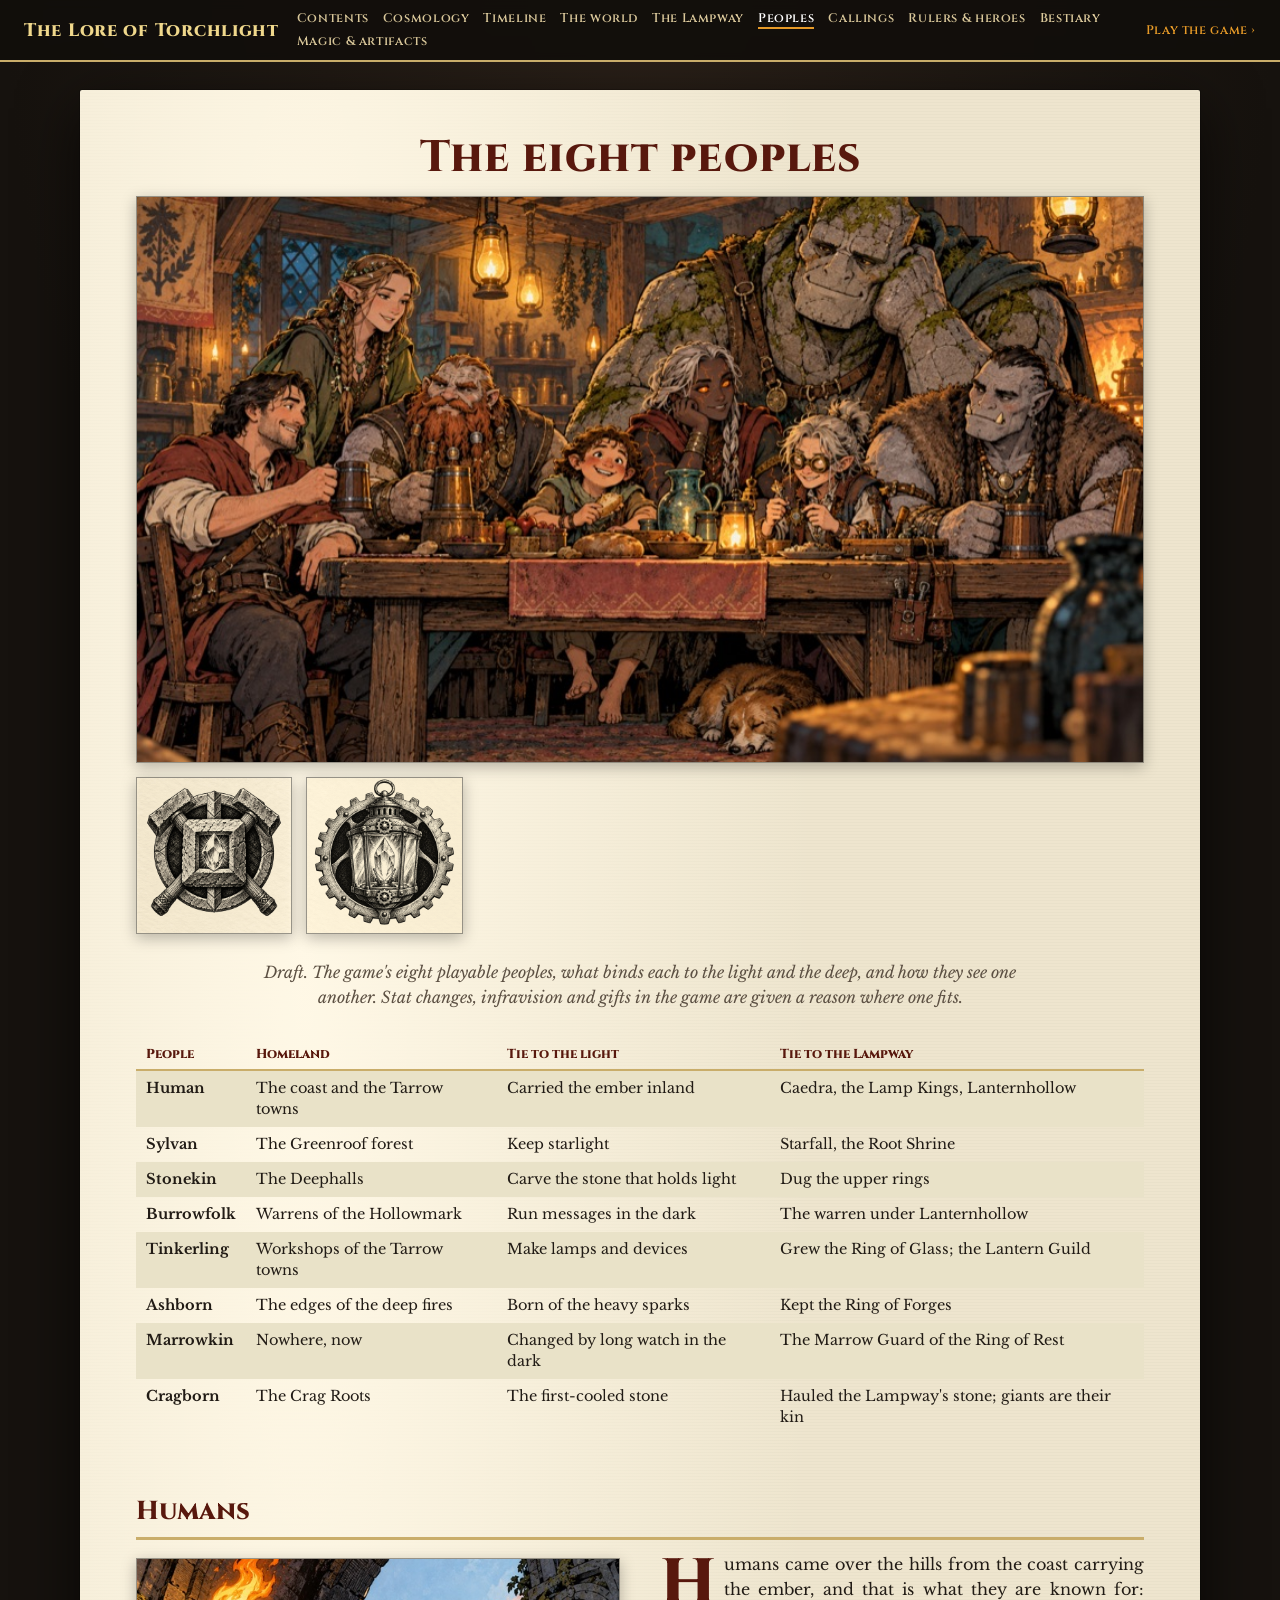
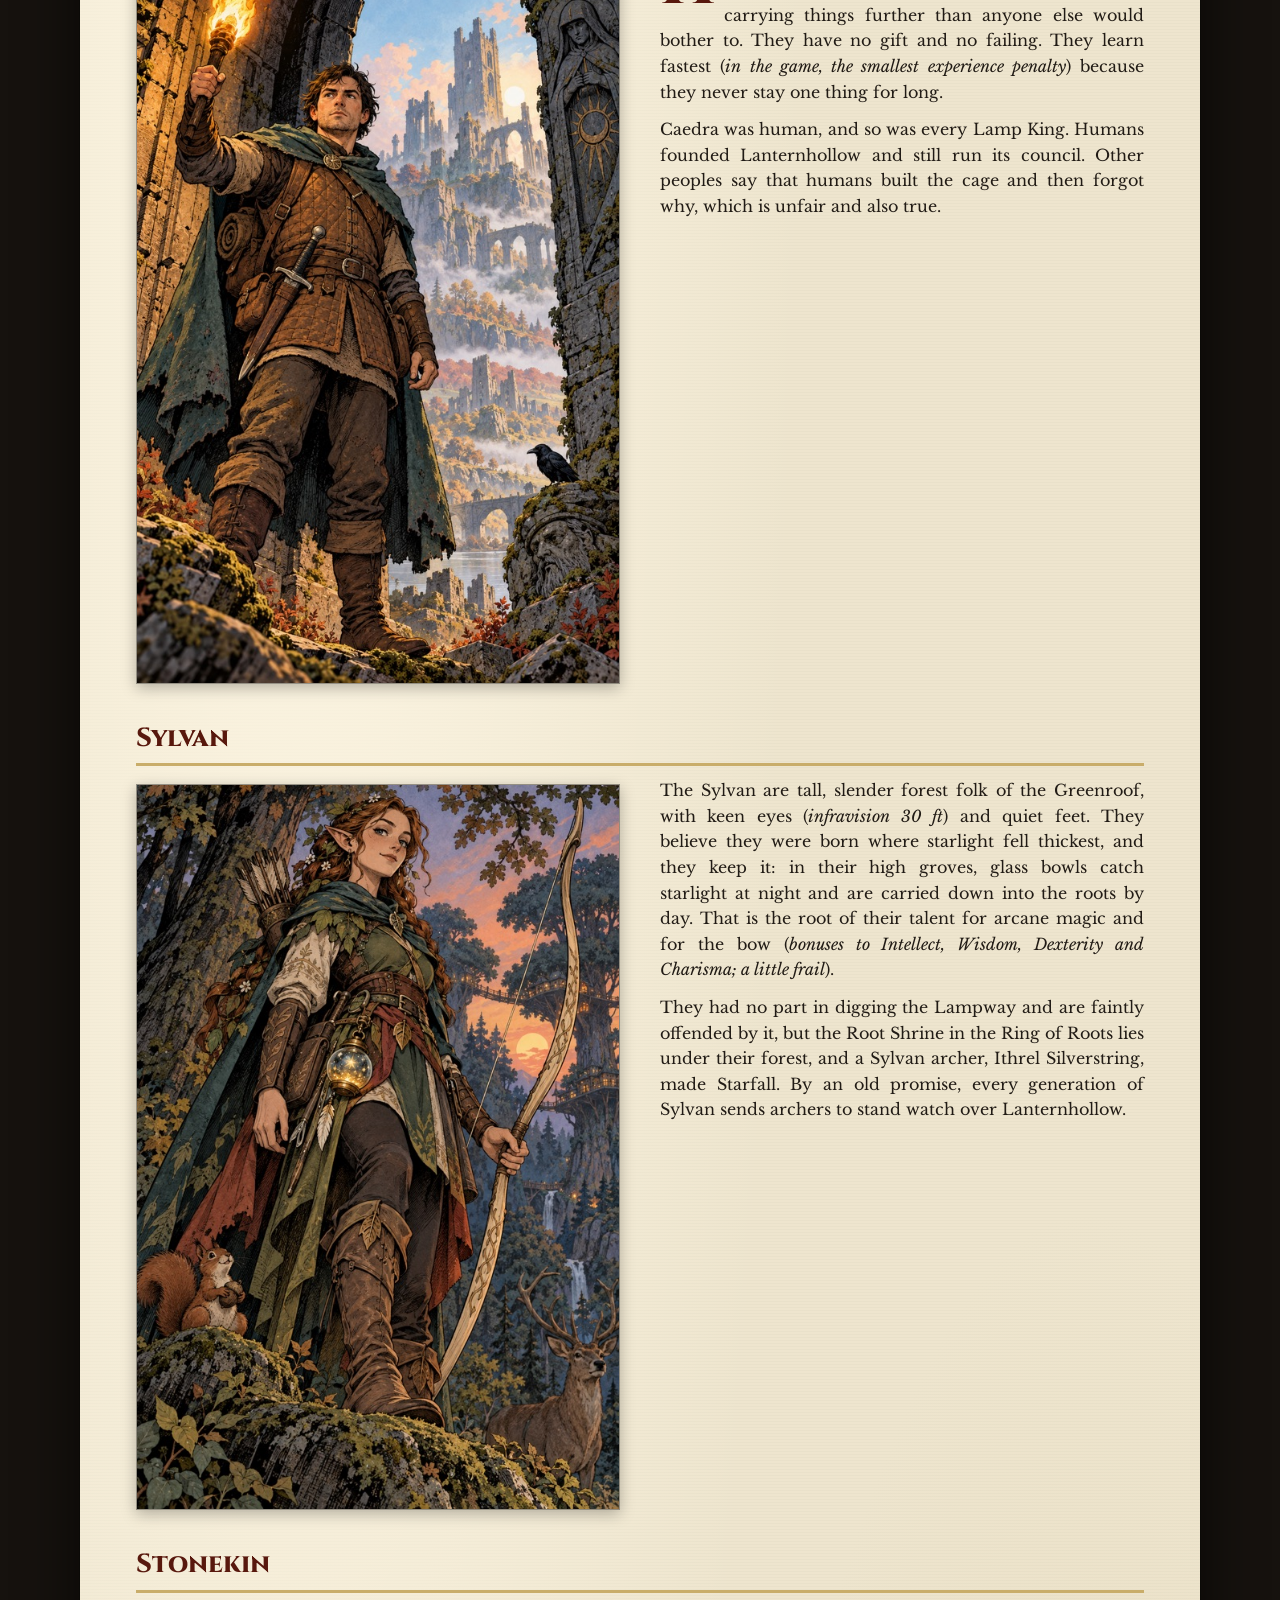
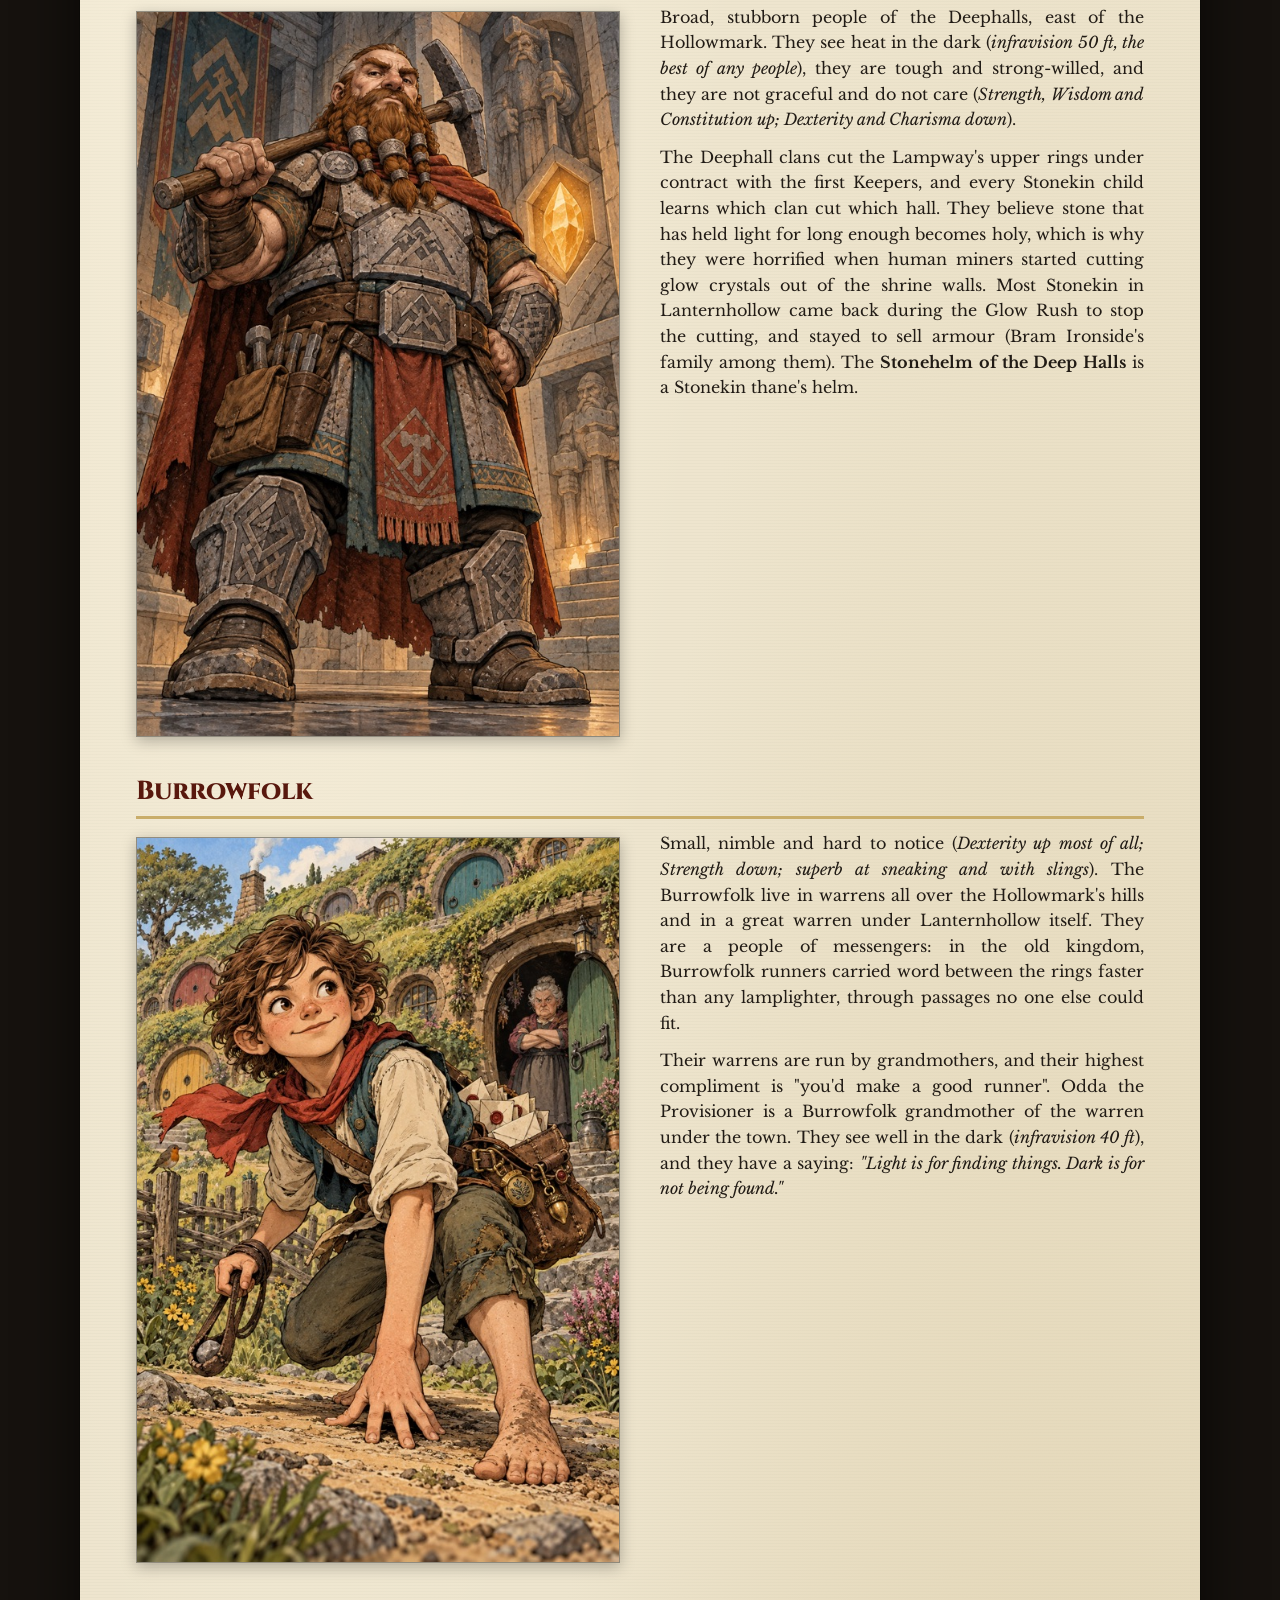
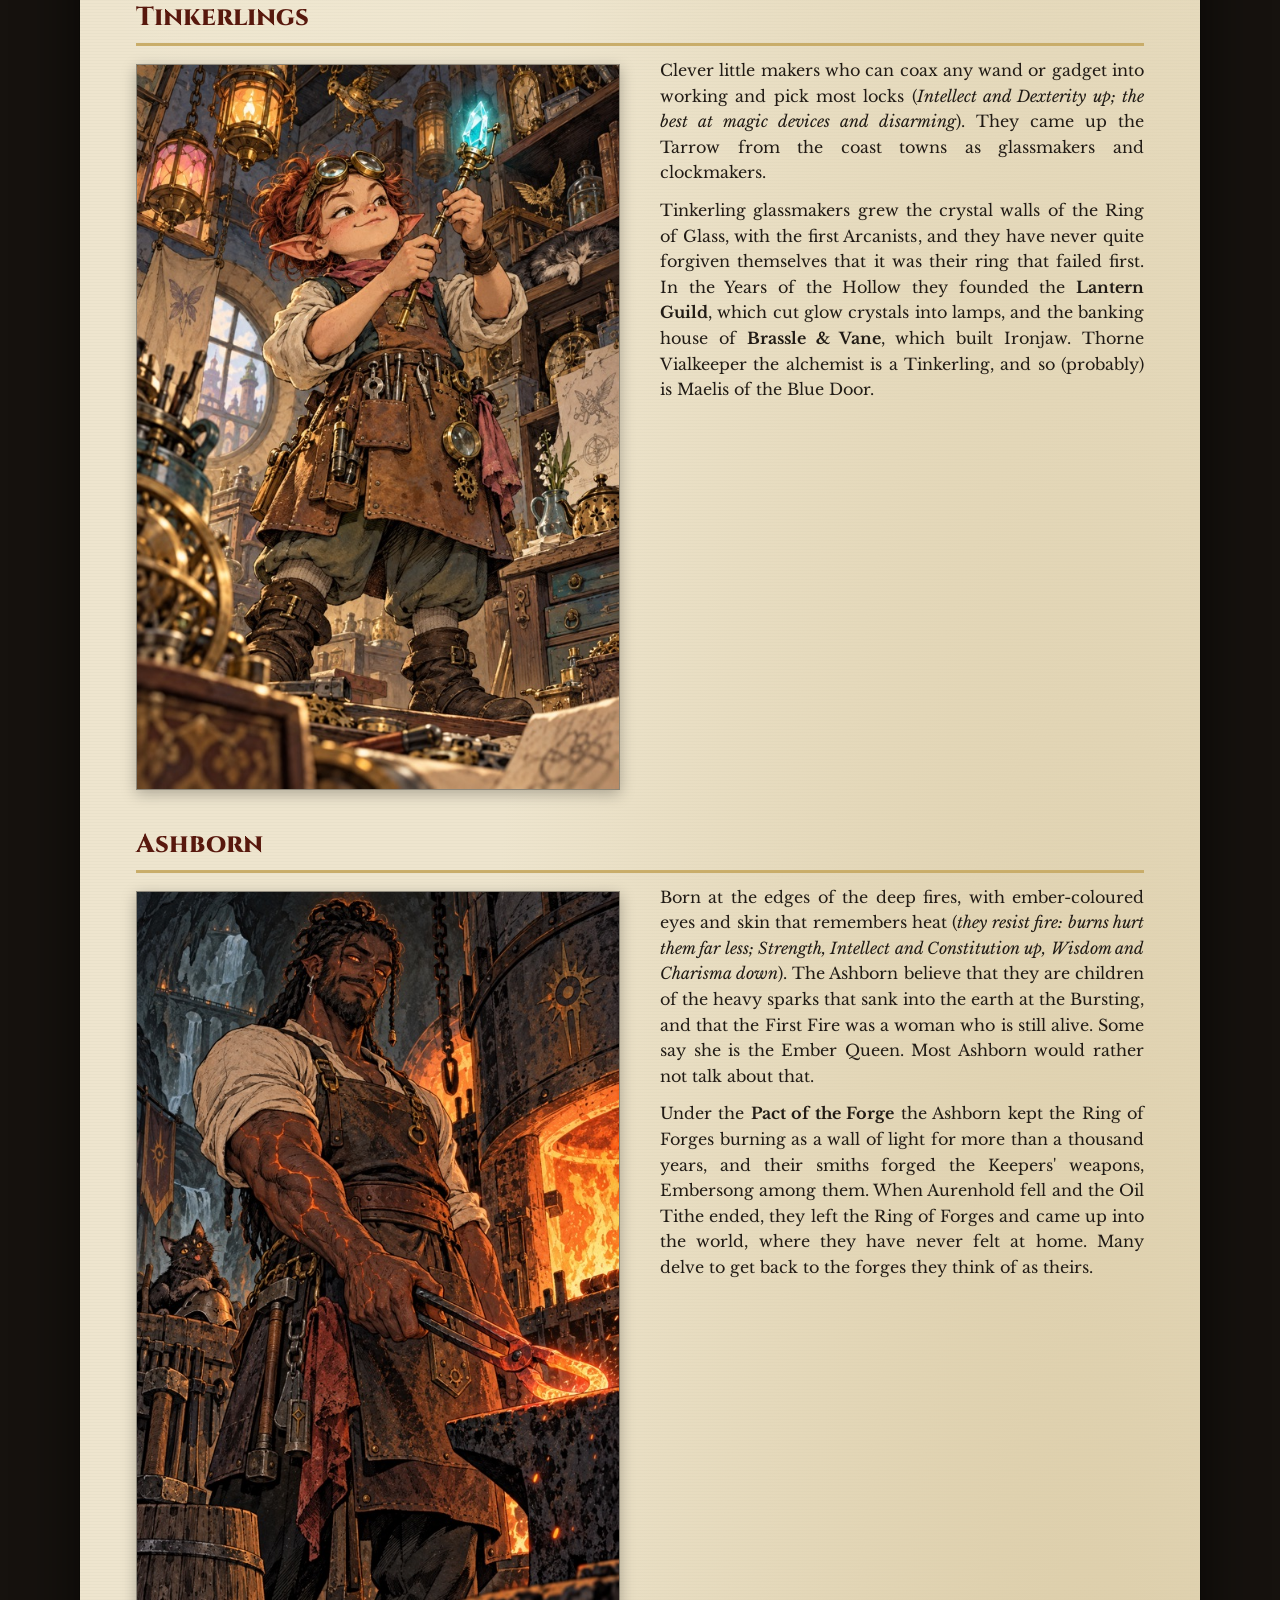
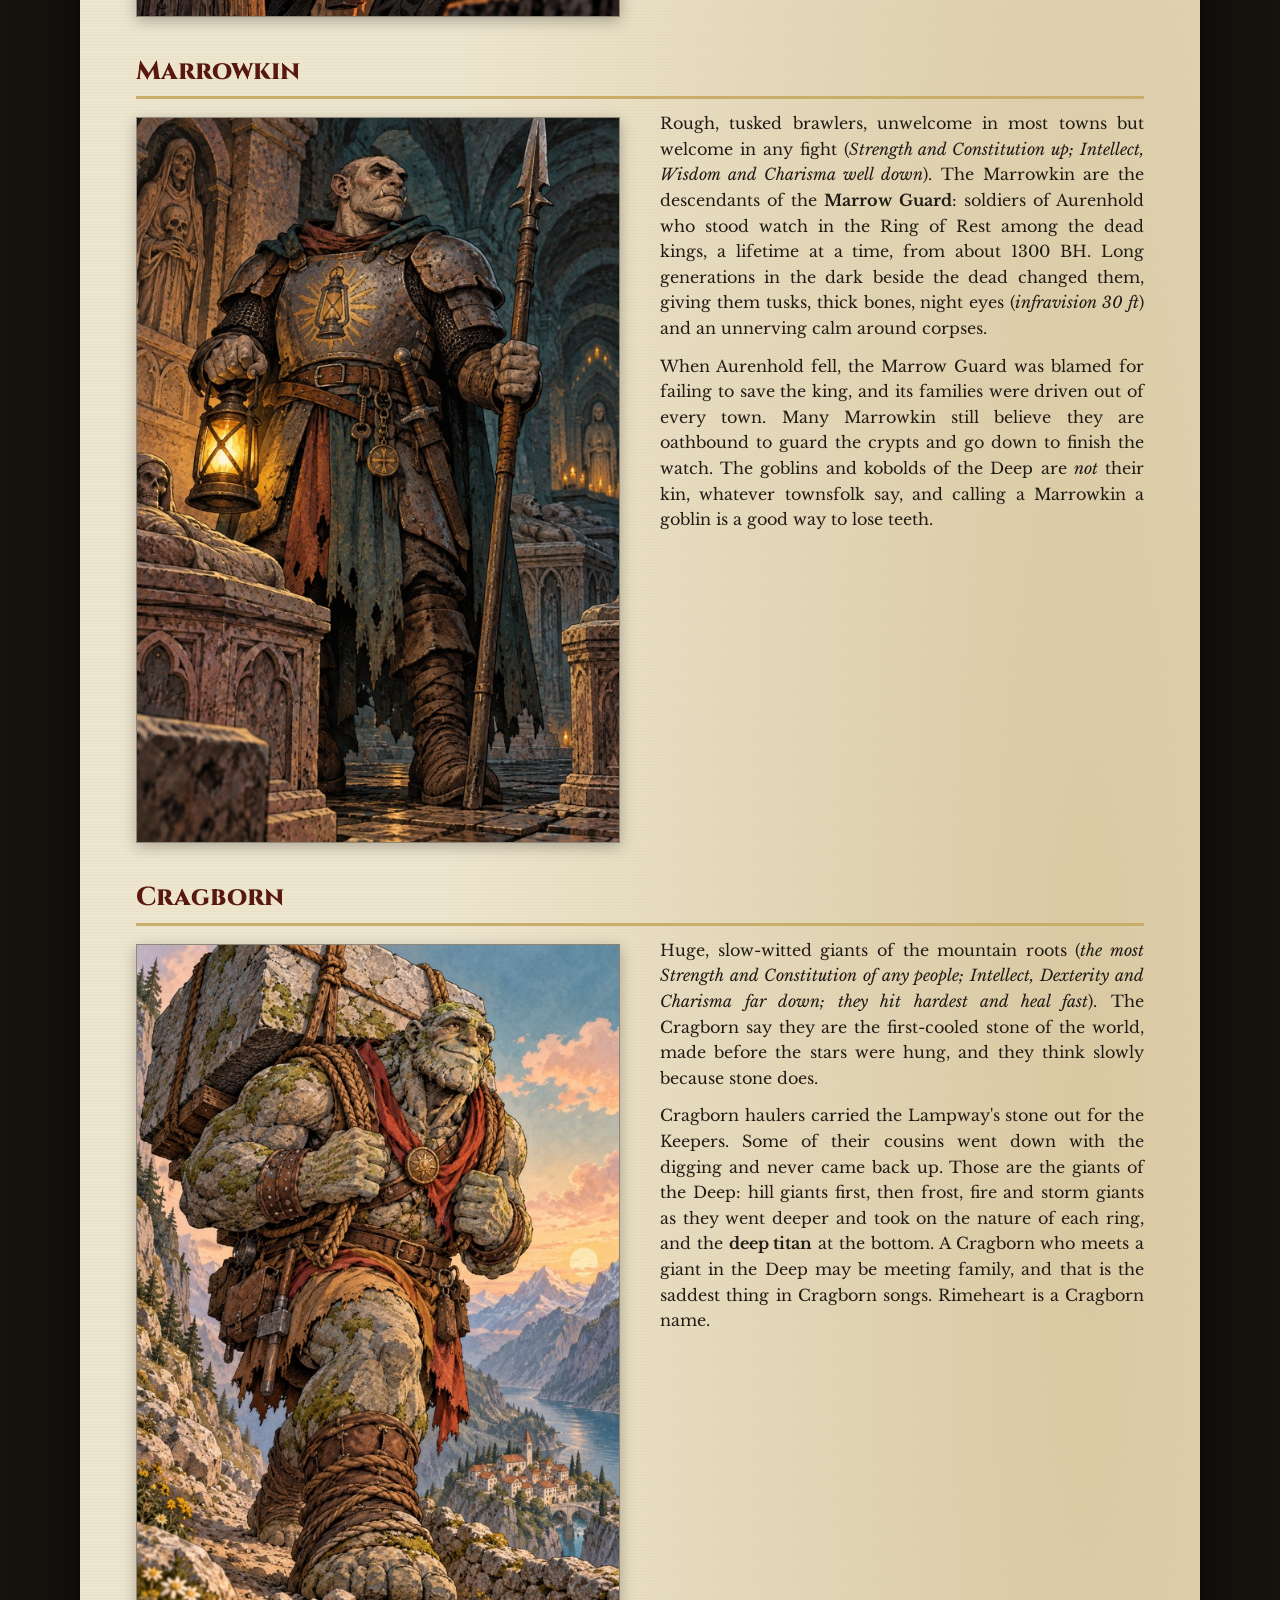
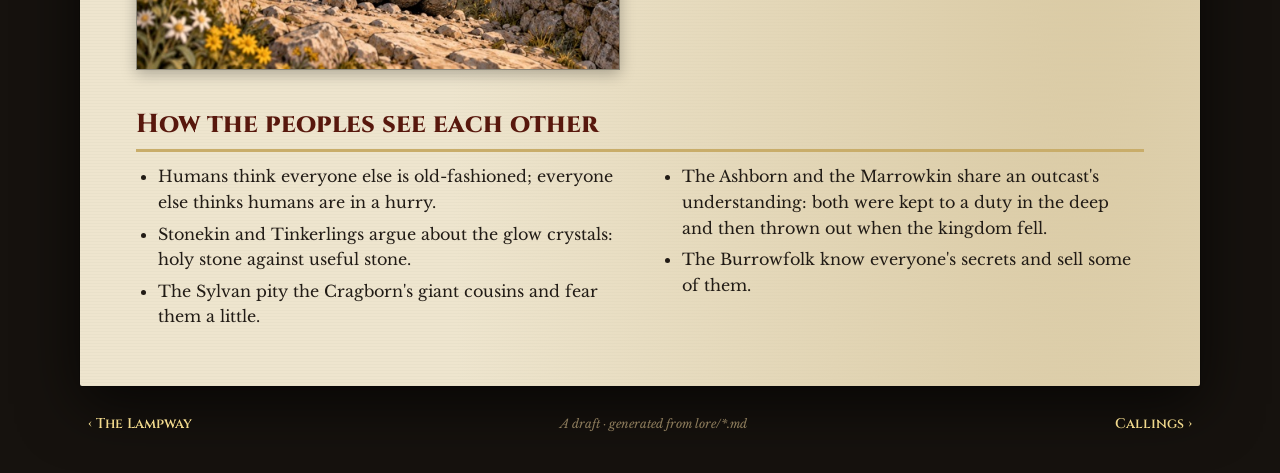
<file: lore/05-peoples.html>
<!doctype html>
<html lang="en"><head><meta charset="utf-8"><meta name="viewport" content="width=device-width, initial-scale=1">
<title>The eight peoples · The Lore of Torchlight</title><meta name="color-scheme" content="light">
<meta property="og:title" content="The eight peoples · The Lore of Torchlight"><meta property="og:description" content="Caedra was human, and so was every Lamp King. Humans founded Lanternhollow and still run its council. Other peoples say that humans built the cage and then forgot why, which is unfair and also true."><meta name="description" content="Caedra was human, and so was every Lamp King. Humans founded Lanternhollow and still run its council. Other peoples say that humans built the cage and then forgot why, which is unfair and also true.">
<meta property="og:image" content="https://dungeon.hensap.id/lore/art/web/opener-peoples.jpg"><meta name="twitter:card" content="summary_large_image">
<link rel="icon" href="../favicon.svg"><link rel="preconnect" href="https://fonts.googleapis.com"><link rel="preconnect" href="https://fonts.gstatic.com" crossorigin>
<link href="https://fonts.googleapis.com/css2?family=Cinzel:wght@600;800&family=Libre+Baskerville:ital,wght@0,400;0,700;1,400&display=swap" rel="stylesheet">
<style>/* The Lore of Torchlight: a fantasy rulebook look. Parchment, two columns, red small-caps headings, drop caps,
   tinted tables and notes, stat blocks with copper bars. Built into every page by lore/build.js. */
:root {
  --parchment: #eee5ce; --paper: #f7f0dc; --ink: #211b15; --dim: #5c5043; --red: #58180d; --red-2: #9c2b1b;
  --gold: #c9ad6a; --note: #e0e5c1; --row: #e9e2c8; --stat: #fdf1dc; --copper: #e69a28; --night: #16120e;
}
* { box-sizing: border-box; }
html { color-scheme: light; }
body {
  margin: 0; color: var(--ink); font: 16px/1.6 "Libre Baskerville", Georgia, "Times New Roman", serif;
  background: var(--night) radial-gradient(ellipse at top, #2a2018 0, var(--night) 70%) fixed;
}
a { color: var(--red-2); }
header {
  position: sticky; top: 0; z-index: 5; display: flex; align-items: center; gap: 18px; flex-wrap: wrap;
  padding: 10px 24px; background: #120e0bee; border-bottom: 2px solid var(--gold); backdrop-filter: blur(4px);
}
header .brand { font: 800 18px "Cinzel", serif; color: #f0d88c; text-decoration: none; letter-spacing: .04em; }
header nav { display: flex; flex-wrap: wrap; gap: 4px 14px; flex: 1; }
header nav a, header .play { font: 600 12.5px "Cinzel", serif; color: #d9c79a; text-decoration: none; letter-spacing: .05em; }
header nav a[aria-current] { color: #fff; border-bottom: 2px solid var(--copper); }
header .play { color: var(--copper); }

/* the page itself */
main {
  max-width: 1120px; margin: 28px auto; padding: 44px 56px 56px; background-color: var(--parchment);
  background-image: radial-gradient(ellipse at 20% 10%, #fff8e6 0, #fff8e600 40%), radial-gradient(ellipse at 90% 90%, #d9c9a2 0, #d9c9a200 45%),
    repeating-linear-gradient(0deg, #00000005 0 1px, transparent 1px 3px);
  box-shadow: 0 0 0 1px #00000033, 0 18px 60px #000000aa; border-radius: 2px;
}
.flow { columns: 2 300px; column-gap: 40px; }
h1, h2, h3, h4 { font-family: "Cinzel", serif; color: var(--red); font-weight: 800; break-after: avoid; }
h1 { font-size: 44px; line-height: 1.1; margin: 0 0 6px; letter-spacing: .02em; text-align: center; }
h2 { font-size: 26px; margin: 34px 0 12px; padding-bottom: 4px; border-bottom: 3px solid var(--gold); }
h3 { font-size: 19px; margin: 22px 0 6px; border-bottom: 1px solid var(--gold); }
p { margin: 0 0 12px; text-align: justify; hyphens: auto; }
p.intro { text-align: center; font-style: italic; color: var(--dim); max-width: 760px; margin: 6px auto 22px; }
p.first::first-letter {
  float: left; font: 800 64px/0.82 "Cinzel", serif; color: var(--red); padding: 6px 8px 0 0;
}
ul, ol { margin: 0 0 12px; padding-left: 22px; } li { margin: 0 0 6px; }
code { font: 13px ui-monospace, Menlo, monospace; background: #00000010; padding: 1px 4px; border-radius: 2px; }
hr.rule { border: 0; height: 3px; margin: 26px 0; background: linear-gradient(90deg, transparent, var(--red-2), transparent); }

/* tables: full width, tinted rows */
table { width: 100%; border-collapse: collapse; margin: 6px 0 22px; font-size: 14.5px; line-height: 1.45; }
th { font: 800 13px "Cinzel", serif; color: var(--red); text-align: left; padding: 6px 10px; border-bottom: 2px solid var(--gold); }
td { padding: 7px 10px; vertical-align: top; }
tbody tr:nth-child(odd) { background: var(--row); }
td:first-child { font-weight: 700; white-space: nowrap; }
.\31 0-illustrations td:first-child, .\30 8-bestiary td:nth-child(2) { white-space: normal; }

/* notes: the green boxes of a rulebook */
blockquote {
  break-inside: avoid; margin: 8px 0 18px; padding: 14px 18px; background: var(--note); font-size: 14.5px;
  border-top: 3px solid var(--ink); border-bottom: 3px solid var(--ink); box-shadow: 0 2px 8px #0002;
}

/* illustrations: a drawn picture, or a placeholder frame until it exists */
figure { margin: 6px 0 18px; break-inside: avoid; }
figure.cover { margin: 0 auto 26px; max-width: 520px; }
figure.cover img { width: 100%; display: block; box-shadow: 0 8px 26px #0007; border: 6px solid var(--paper); }
.plates { break-inside: avoid; }
.plates.nmany { display: grid; grid-template-columns: repeat(auto-fill, minmax(150px, 1fr)); gap: 14px; margin: 8px 0 20px; }
.plates.nmany figure { margin: 0; } .plates.nmany figure.wide { grid-column: 1 / -1; } .plates.nmany { align-items: start; }
figure.art.wide { }
.art img, .art .slot { width: 100%; aspect-ratio: var(--ratio); display: block; object-fit: cover; }
.art img { border: 1px solid #0006; box-shadow: 0 4px 14px #0004; }
.art.style-A img, .art.style-B img { filter: sepia(.08) contrast(1.02); mix-blend-mode: multiply; }
.art .slot {
  display: flex; flex-direction: column; justify-content: center; gap: 8px; padding: 18px; text-align: center; color: var(--dim);
  border: 2px dashed #8a7458; outline: 1px solid #8a745855; outline-offset: -8px; font-size: 13px; line-height: 1.45;
  background: repeating-linear-gradient(45deg, #00000008 0 2px, transparent 2px 7px), repeating-linear-gradient(-45deg, #00000006 0 2px, transparent 2px 7px), var(--paper);
}
.art .slot b { font: 800 14px "Cinzel", serif; color: var(--red); letter-spacing: .06em; }
.art .slot small { font: 11px ui-monospace, Menlo, monospace; color: #8a7458; }
.plates.nmany .slot { font-size: 11.5px; padding: 12px; }
.plates.nmany .slot span { display: -webkit-box; -webkit-line-clamp: 6; -webkit-box-orient: vertical; overflow: hidden; }

/* the bestiary's families: each plate beside its own description */
.families { display: grid; grid-template-columns: repeat(auto-fill, minmax(440px, 1fr)); gap: 22px 32px; margin: 10px 0 26px; }
.family { display: grid; grid-template-columns: 150px 1fr; gap: 16px; align-items: start; padding-bottom: 18px; border-bottom: 1px solid #c9ad6a99; }
.family .fam-art figure { margin: 0 0 8px; }
.family .slot { font-size: 10.5px; padding: 8px; gap: 4px; } .family .slot span { display: -webkit-box; -webkit-line-clamp: 5; -webkit-box-orient: vertical; overflow: hidden; }
.family h4 { margin: 0 0 6px; font-size: 19px; color: var(--red); border-bottom: 1px solid var(--gold); padding-bottom: 2px; }
.family p { text-align: left; hyphens: manual; }
.fam-lore { font-style: italic; margin: 0 0 8px; }
.fam-kinds, .fam-source { font-size: 13.5px; line-height: 1.5; margin: 0 0 4px; color: #3a2a1c; }
.fam-kinds b, .fam-source b { font: 800 11.5px "Cinzel", serif; color: var(--red); letter-spacing: .06em; margin-right: 4px; }

/* stat blocks for the named monsters */
aside.stat {
  break-inside: avoid; margin: 6px 0 16px; padding: 10px 14px 8px; background: var(--stat); font: 14px/1.45 "Libre Baskerville", serif;
  border-top: 5px solid var(--copper); border-bottom: 5px solid var(--copper); box-shadow: 0 0 0 1px #0002, 0 3px 10px #0003;
}
aside.stat h4 { margin: 0; font-size: 18px; color: var(--red); }
aside.stat > i { display: block; color: var(--dim); font-size: 13px; margin-bottom: 4px; }
aside.stat hr { border: 0; height: 3px; margin: 6px 0; background: linear-gradient(90deg, var(--red-2), var(--red-2) 60%, transparent); }
aside.stat p { margin: 0 0 3px; text-align: left; color: var(--red); }
aside.stat p b { color: var(--red); } aside.stat p { color: #3a2a1c; } aside.stat p b { margin-right: 4px; }

footer {
  max-width: 1120px; margin: 0 auto 40px; padding: 0 8px; display: flex; justify-content: space-between; align-items: center; gap: 12px;
  font: 600 14px "Cinzel", serif;
}
footer a { color: #f0d88c; text-decoration: none; } footer .draft { color: #8d7c5c; font: italic 12px "Libre Baskerville", serif; }

@media (max-width: 760px){
  header { position: static; padding: 8px 16px; gap: 8px; } header nav { order: 3; flex-basis: 100%; }
  main { margin: 0; padding: 26px 16px 36px; columns: 1; border-radius: 0; }
  h1 { font-size: 32px; } h2 { font-size: 22px; }
  table { display: block; overflow-x: auto; font-size: 13.5px; } td:first-child { white-space: normal; }
  .families { grid-template-columns: 1fr; } .family { grid-template-columns: 104px 1fr; gap: 12px; }
  p { text-align: left; } footer { padding: 0 16px; }
}
@media print {
  body { background: none; } header, footer { display: none; } main { box-shadow: none; margin: 0; max-width: none; }
}
</style></head>
<body><header><a class="brand" href="index.html">The Lore of Torchlight</a><nav><a href="index.html">Contents</a><a href="01-cosmology.html">Cosmology</a><a href="02-timeline.html">Timeline</a><a href="03-world.html">The world</a><a href="04-the-lampway.html">The Lampway</a><a href="05-peoples.html" aria-current="page">Peoples</a><a href="06-callings.html">Callings</a><a href="07-rulers-and-heroes.html">Rulers & heroes</a><a href="08-bestiary.html">Bestiary</a><a href="09-magic-and-artifacts.html">Magic & artifacts</a></nav><a class="play" href="../">Play the game ›</a></header>
<main class="05-peoples"><h1>The eight peoples</h1>
<div class="flow">
</div>
<div class="plates nmany"><figure class="art wide style-C" style="--ratio:16/9"><img src="art/web/opener-peoples.jpg" alt="The eight peoples gathered round a long table in a lamplit inn: a human, a tall Sylvan, a broad Stonekin, a tiny Burrowfolk, a Tinkerling with spectacles, an ember-eyed Ashborn, a tusked Marrowkin, and a huge Cragborn hunched under the beams." loading="lazy"></figure><figure class="art  style-A" style="--ratio:1/1"><img src="art/web/emblem-deephall.jpg" alt="The Deephall clans: a square-cut stone with a glow crystal at its heart, framed by mason's hammers." loading="lazy"></figure><figure class="art  style-A" style="--ratio:1/1"><img src="art/web/emblem-lantern-guild.jpg" alt="The Lantern Guild: a lantern made of gears and glass, a crystal inside it." loading="lazy"></figure></div>
<div class="flow">
</div>
<p class="intro"><i>Draft. The game's eight playable peoples, what binds each to the light and the deep, and how they see one another. Stat changes, infravision and gifts in the game are given a reason where one fits.</i></p>
<div class="flow">
</div>
<table><thead><tr><th>People</th><th>Homeland</th><th>Tie to the light</th><th>Tie to the Lampway</th></tr></thead><tbody><tr><td>Human</td><td>The coast and the Tarrow towns</td><td>Carried the ember inland</td><td>Caedra, the Lamp Kings, Lanternhollow</td></tr><tr><td>Sylvan</td><td>The Greenroof forest</td><td>Keep starlight</td><td>Starfall, the Root Shrine</td></tr><tr><td>Stonekin</td><td>The Deephalls</td><td>Carve the stone that holds light</td><td>Dug the upper rings</td></tr><tr><td>Burrowfolk</td><td>Warrens of the Hollowmark</td><td>Run messages in the dark</td><td>The warren under Lanternhollow</td></tr><tr><td>Tinkerling</td><td>Workshops of the Tarrow towns</td><td>Make lamps and devices</td><td>Grew the Ring of Glass; the Lantern Guild</td></tr><tr><td>Ashborn</td><td>The edges of the deep fires</td><td>Born of the heavy sparks</td><td>Kept the Ring of Forges</td></tr><tr><td>Marrowkin</td><td>Nowhere, now</td><td>Changed by long watch in the dark</td><td>The Marrow Guard of the Ring of Rest</td></tr><tr><td>Cragborn</td><td>The Crag Roots</td><td>The first-cooled stone</td><td>Hauled the Lampway's stone; giants are their kin</td></tr></tbody></table>
<div class="flow">
</div>
<h2>Humans</h2>
<div class="flow">
<div class="plates n1"><figure class="art  style-C" style="--ratio:2/3"><img src="art/web/people-human.jpg" alt="A human delver of Lanternhollow in a padded jerkin and travel cloak, short sword on the hip, holding up a torch at the Hollow Gate, plain-faced and determined, ruined towers of Aurenhold behind in morning light." loading="lazy"></figure></div>
<p class="first">Humans came over the hills from the coast carrying the ember, and that is what they are known for: carrying things further than anyone else would bother to. They have no gift and no failing. They learn fastest (<i>in the game, the smallest experience penalty</i>) because they never stay one thing for long.</p>
<p>Caedra was human, and so was every Lamp King. Humans founded Lanternhollow and still run its council. Other peoples say that humans built the cage and then forgot why, which is unfair and also true.</p>
</div>
<h2>Sylvan</h2>
<div class="flow">
<div class="plates n1"><figure class="art  style-C" style="--ratio:2/3"><img src="art/web/people-sylvan.jpg" alt="A tall, slender Sylvan archer of the Greenroof forest, keen grey eyes, long braided hair with leaves woven in, a pale wooden longbow, a small glass bowl of captured starlight glowing at her belt, standing in deep forest at dusk." loading="lazy"></figure></div>
<p>The Sylvan are tall, slender forest folk of the Greenroof, with keen eyes (<i>infravision 30 ft</i>) and quiet feet. They believe they were born where starlight fell thickest, and they keep it: in their high groves, glass bowls catch starlight at night and are carried down into the roots by day. That is the root of their talent for arcane magic and for the bow (<i>bonuses to Intellect, Wisdom, Dexterity and Charisma; a little frail</i>).</p>
<p>They had no part in digging the Lampway and are faintly offended by it, but the Root Shrine in the Ring of Roots lies under their forest, and a Sylvan archer, Ithrel Silverstring, made Starfall. By an old promise, every generation of Sylvan sends archers to stand watch over Lanternhollow.</p>
</div>
<h2>Stonekin</h2>
<div class="flow">
<div class="plates n1"><figure class="art  style-C" style="--ratio:2/3"><img src="art/web/people-stonekin.jpg" alt="A broad, stubborn Stonekin mason-warrior with a square jaw and a braided beard bound in iron rings, heavy stone-grey armour carved with clan marks, a mattock over one shoulder, standing in a dressed-stone hall lit by a glow crystal set in the wall." loading="lazy"></figure></div>
<p>Broad, stubborn people of the Deephalls, east of the Hollowmark. They see heat in the dark (<i>infravision 50 ft, the best of any people</i>), they are tough and strong-willed, and they are not graceful and do not care (<i>Strength, Wisdom and Constitution up; Dexterity and Charisma down</i>).</p>
<p>The Deephall clans cut the Lampway's upper rings under contract with the first Keepers, and every Stonekin child learns which clan cut which hall. They believe stone that has held light for long enough becomes holy, which is why they were horrified when human miners started cutting glow crystals out of the shrine walls. Most Stonekin in Lanternhollow came back during the Glow Rush to stop the cutting, and stayed to sell armour (Bram Ironside's family among them). The <b>Stonehelm of the Deep Halls</b> is a Stonekin thane's helm.</p>
</div>
<h2>Burrowfolk</h2>
<div class="flow">
<div class="plates n1"><figure class="art  style-C" style="--ratio:2/3"><img src="art/web/people-burrowfolk.jpg" alt="A small, nimble Burrowfolk runner, bare-footed and bright-eyed, a sling wound round one wrist and a satchel of letters, crouched at the mouth of a hillside warren with a dozen round doors, a stern grandmother watching from one of them." loading="lazy"></figure></div>
<p>Small, nimble and hard to notice (<i>Dexterity up most of all; Strength down; superb at sneaking and with slings</i>). The Burrowfolk live in warrens all over the Hollowmark's hills and in a great warren under Lanternhollow itself. They are a people of messengers: in the old kingdom, Burrowfolk runners carried word between the rings faster than any lamplighter, through passages no one else could fit.</p>
<p>Their warrens are run by grandmothers, and their highest compliment is &quot;you'd make a good runner&quot;. Odda the Provisioner is a Burrowfolk grandmother of the warren under the town. They see well in the dark (<i>infravision 40 ft</i>), and they have a saying: <i>&quot;Light is for finding things. Dark is for not being found.&quot;</i></p>
</div>
<h2>Tinkerlings</h2>
<div class="flow">
<div class="plates n1"><figure class="art  style-C" style="--ratio:2/3"><img src="art/web/people-tinkerling.jpg" alt="A small Tinkerling maker with magnifying spectacles pushed up on the forehead, a leather apron full of tools, fiddling with a brass rod that holds a glowing crystal sliver, in a cluttered workshop of lanterns and clockwork." loading="lazy"></figure></div>
<p>Clever little makers who can coax any wand or gadget into working and pick most locks (<i>Intellect and Dexterity up; the best at magic devices and disarming</i>). They came up the Tarrow from the coast towns as glassmakers and clockmakers.</p>
<p>Tinkerling glassmakers grew the crystal walls of the Ring of Glass, with the first Arcanists, and they have never quite forgiven themselves that it was their ring that failed first. In the Years of the Hollow they founded the <b>Lantern Guild</b>, which cut glow crystals into lamps, and the banking house of <b>Brassle &amp; Vane</b>, which built Ironjaw. Thorne Vialkeeper the alchemist is a Tinkerling, and so (probably) is Maelis of the Blue Door.</p>
</div>
<h2>Ashborn</h2>
<div class="flow">
<div class="plates n1"><figure class="art  style-C" style="--ratio:2/3"><img src="art/web/people-ashborn.jpg" alt="An Ashborn smith with ember-coloured glowing eyes and dark skin marked with faint cracks of orange light, sleeves rolled up, holding red-hot tongs without gloves, standing before a roaring forge in a cavern of black rock." loading="lazy"></figure></div>
<p>Born at the edges of the deep fires, with ember-coloured eyes and skin that remembers heat (<i>they resist fire: burns hurt them far less; Strength, Intellect and Constitution up, Wisdom and Charisma down</i>). The Ashborn believe that they are children of the heavy sparks that sank into the earth at the Bursting, and that the First Fire was a woman who is still alive. Some say she is the Ember Queen. Most Ashborn would rather not talk about that.</p>
<p>Under the <b>Pact of the Forge</b> the Ashborn kept the Ring of Forges burning as a wall of light for more than a thousand years, and their smiths forged the Keepers' weapons, Embersong among them. When Aurenhold fell and the Oil Tithe ended, they left the Ring of Forges and came up into the world, where they have never felt at home. Many delve to get back to the forges they think of as theirs.</p>
</div>
<h2>Marrowkin</h2>
<div class="flow">
<div class="plates n1"><figure class="art  style-C" style="--ratio:2/3"><img src="art/web/people-marrowkin.jpg" alt="A Marrowkin guard with small tusks, heavy brow and thick bones, wearing the battered old armour of the Marrow Guard with a lamp emblem on the breastplate, calm and watchful among stone coffins in a crypt." loading="lazy"></figure></div>
<p>Rough, tusked brawlers, unwelcome in most towns but welcome in any fight (<i>Strength and Constitution up; Intellect, Wisdom and Charisma well down</i>). The Marrowkin are the descendants of the <b>Marrow Guard</b>: soldiers of Aurenhold who stood watch in the Ring of Rest among the dead kings, a lifetime at a time, from about 1300 BH. Long generations in the dark beside the dead changed them, giving them tusks, thick bones, night eyes (<i>infravision 30 ft</i>) and an unnerving calm around corpses.</p>
<p>When Aurenhold fell, the Marrow Guard was blamed for failing to save the king, and its families were driven out of every town. Many Marrowkin still believe they are oathbound to guard the crypts and go down to finish the watch. The goblins and kobolds of the Deep are <i>not</i> their kin, whatever townsfolk say, and calling a Marrowkin a goblin is a good way to lose teeth.</p>
</div>
<h2>Cragborn</h2>
<div class="flow">
<div class="plates n1"><figure class="art  style-C" style="--ratio:2/3"><img src="art/web/people-cragborn.jpg" alt="A huge Cragborn, three times a man's height, skin like weathered granite with moss in the cracks, slow kind eyes, carrying a cart-sized block of stone on his back up a mountain road, a tiny village far below." loading="lazy"></figure></div>
<p>Huge, slow-witted giants of the mountain roots (<i>the most Strength and Constitution of any people; Intellect, Dexterity and Charisma far down; they hit hardest and heal fast</i>). The Cragborn say they are the first-cooled stone of the world, made before the stars were hung, and they think slowly because stone does.</p>
<p>Cragborn haulers carried the Lampway's stone out for the Keepers. Some of their cousins went down with the digging and never came back up. Those are the giants of the Deep: hill giants first, then frost, fire and storm giants as they went deeper and took on the nature of each ring, and the <b>deep titan</b> at the bottom. A Cragborn who meets a giant in the Deep may be meeting family, and that is the saddest thing in Cragborn songs. Rimeheart is a Cragborn name.</p>
</div>
<h2>How the peoples see each other</h2>
<div class="flow">
<ul><li>Humans think everyone else is old-fashioned; everyone else thinks humans are in a hurry.</li><li>Stonekin and Tinkerlings argue about the glow crystals: holy stone against useful stone.</li><li>The Sylvan pity the Cragborn's giant cousins and fear them a little.</li><li>The Ashborn and the Marrowkin share an outcast's understanding: both were kept to a duty in the deep and then thrown out when the kingdom fell.</li><li>The Burrowfolk know everyone's secrets and sell some of them.</li></ul>
</div></main>
<footer><a href="04-the-lampway.html">‹ The Lampway</a><span class="draft">A draft · generated from lore/*.md</span><a href="06-callings.html">Callings ›</a></footer></body></html>
</file>
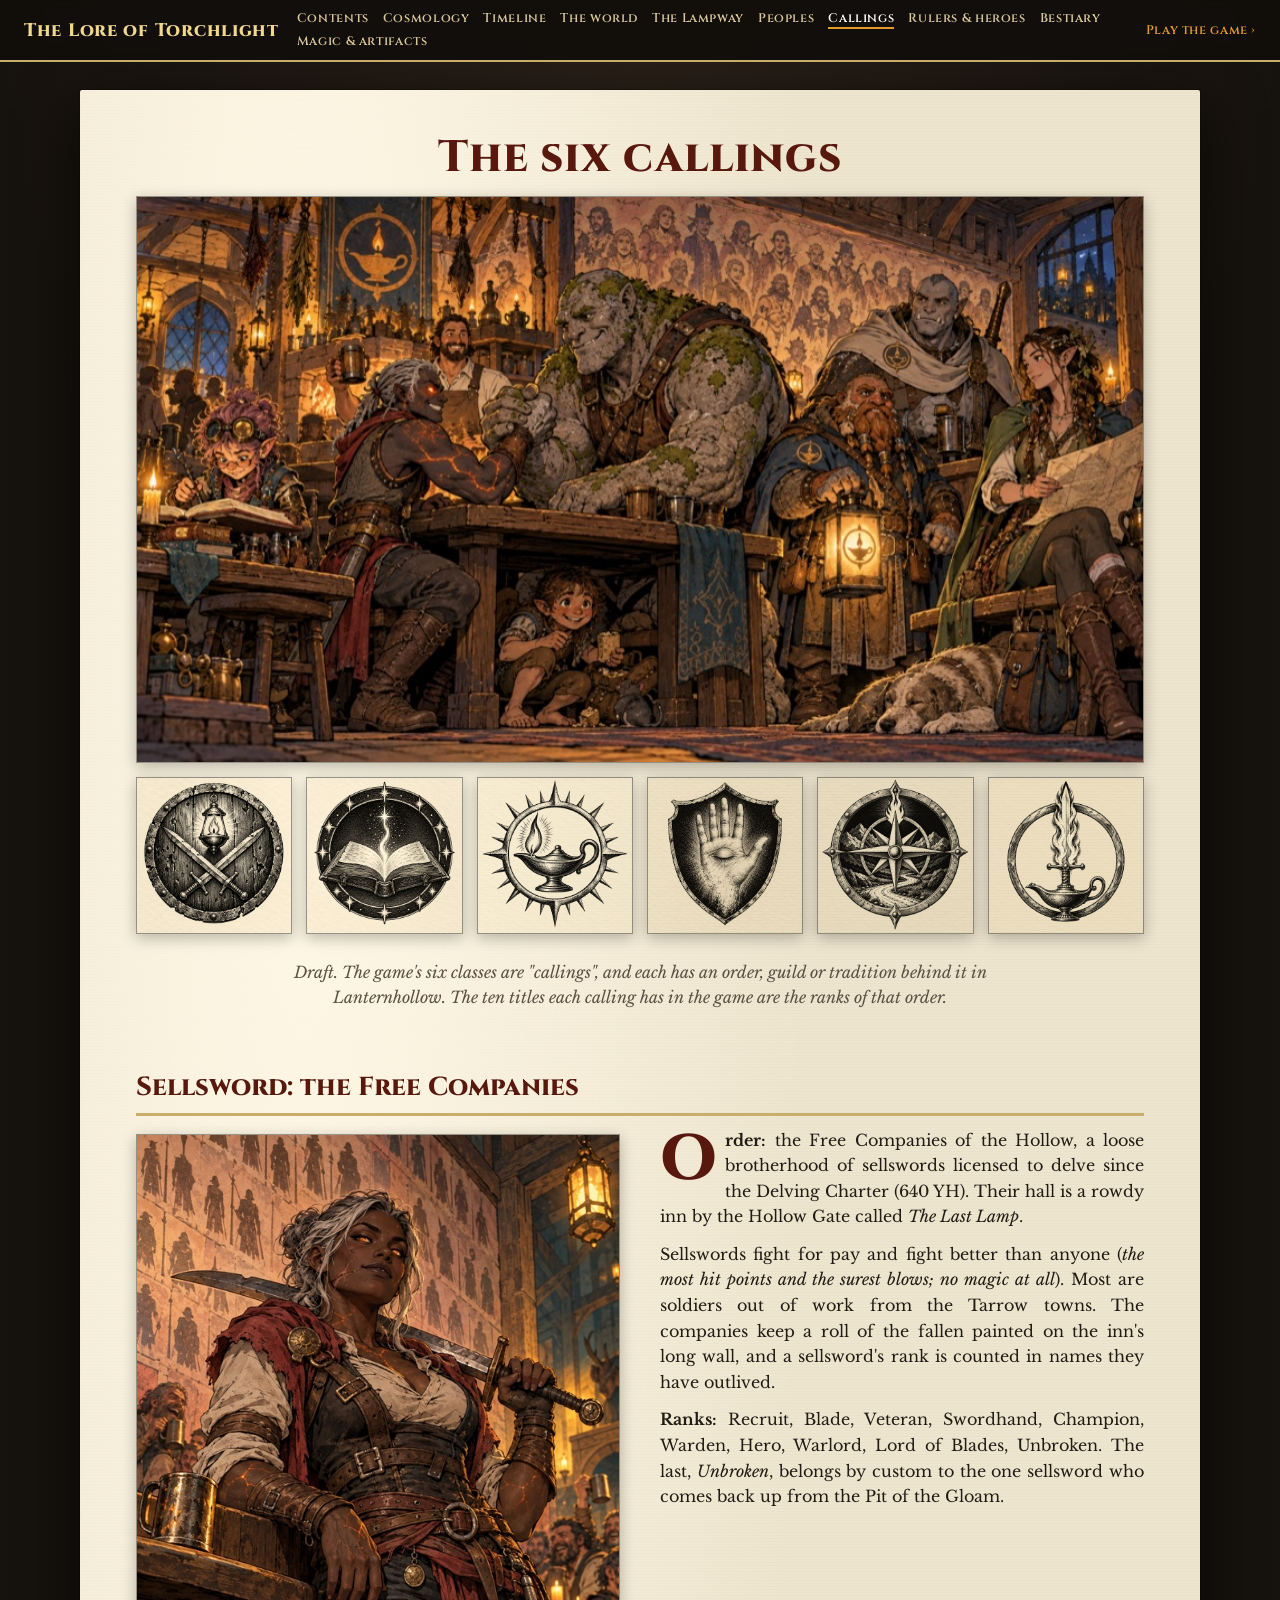
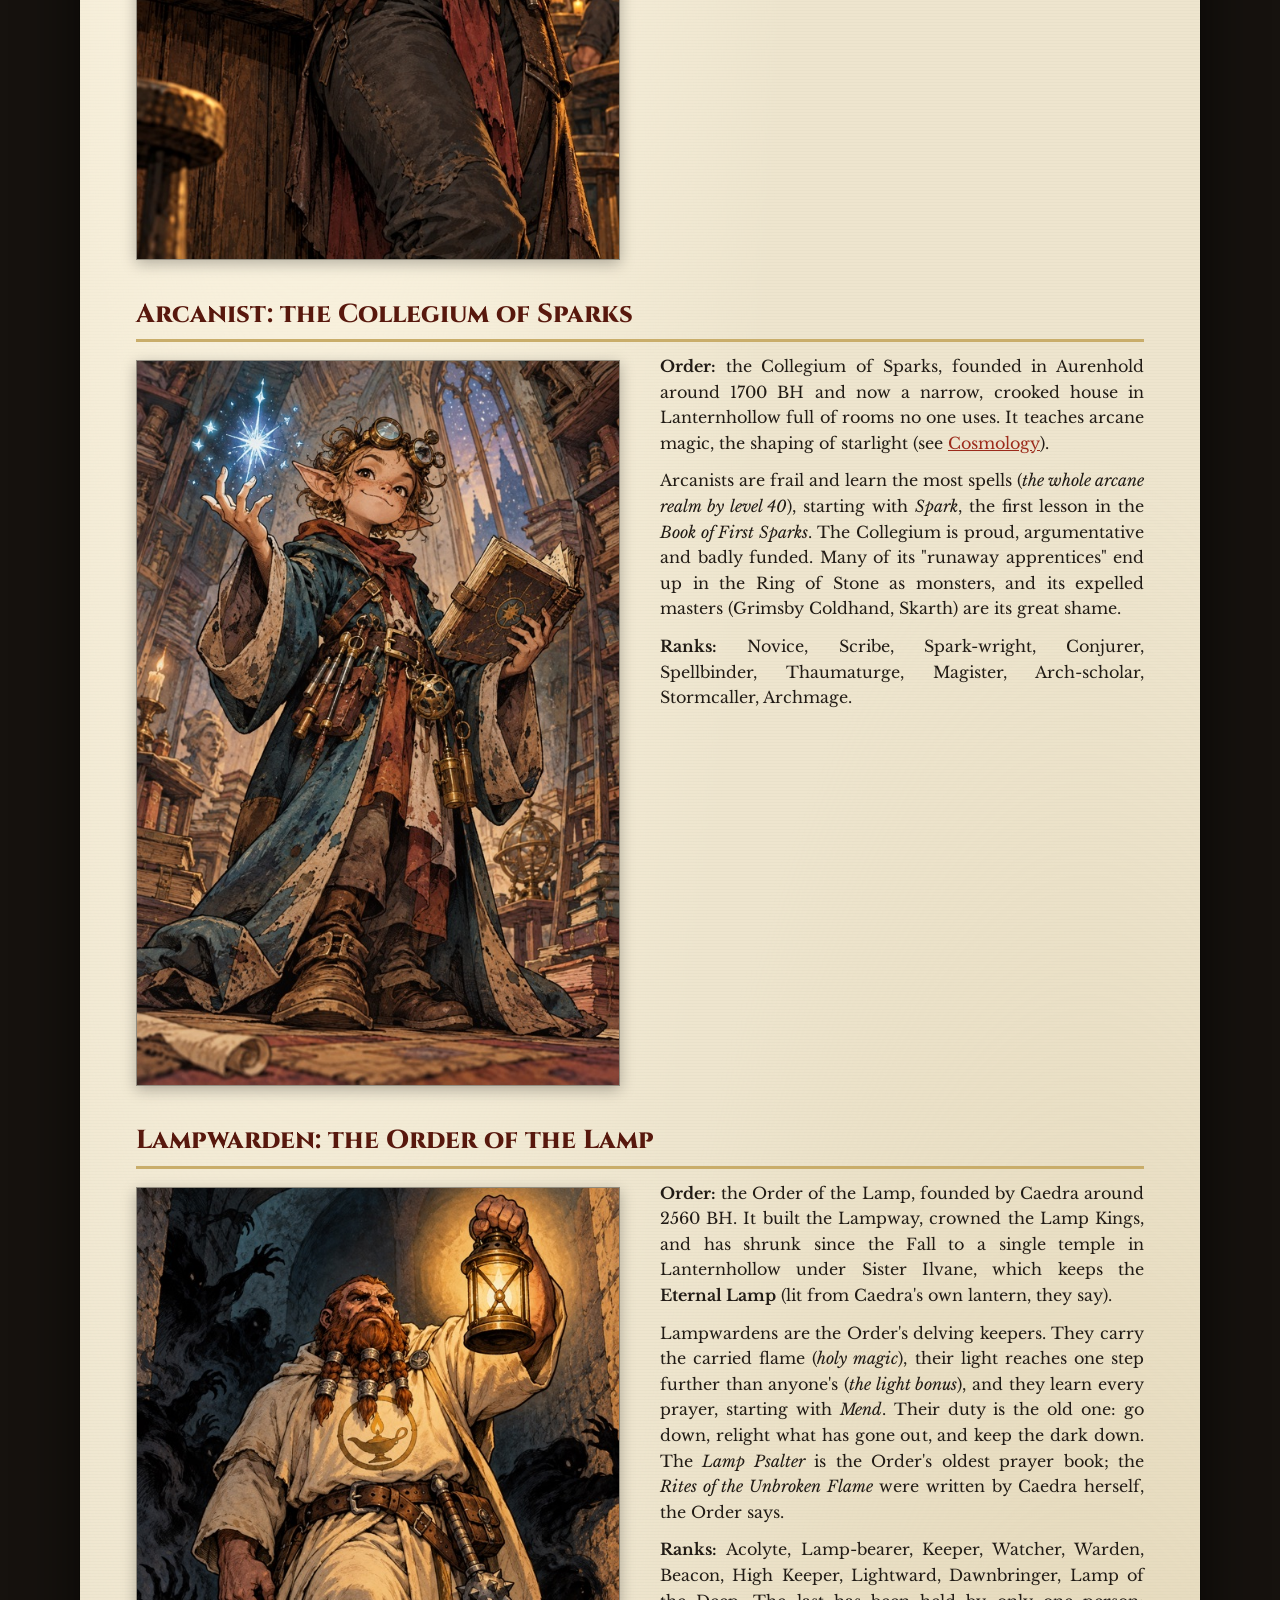
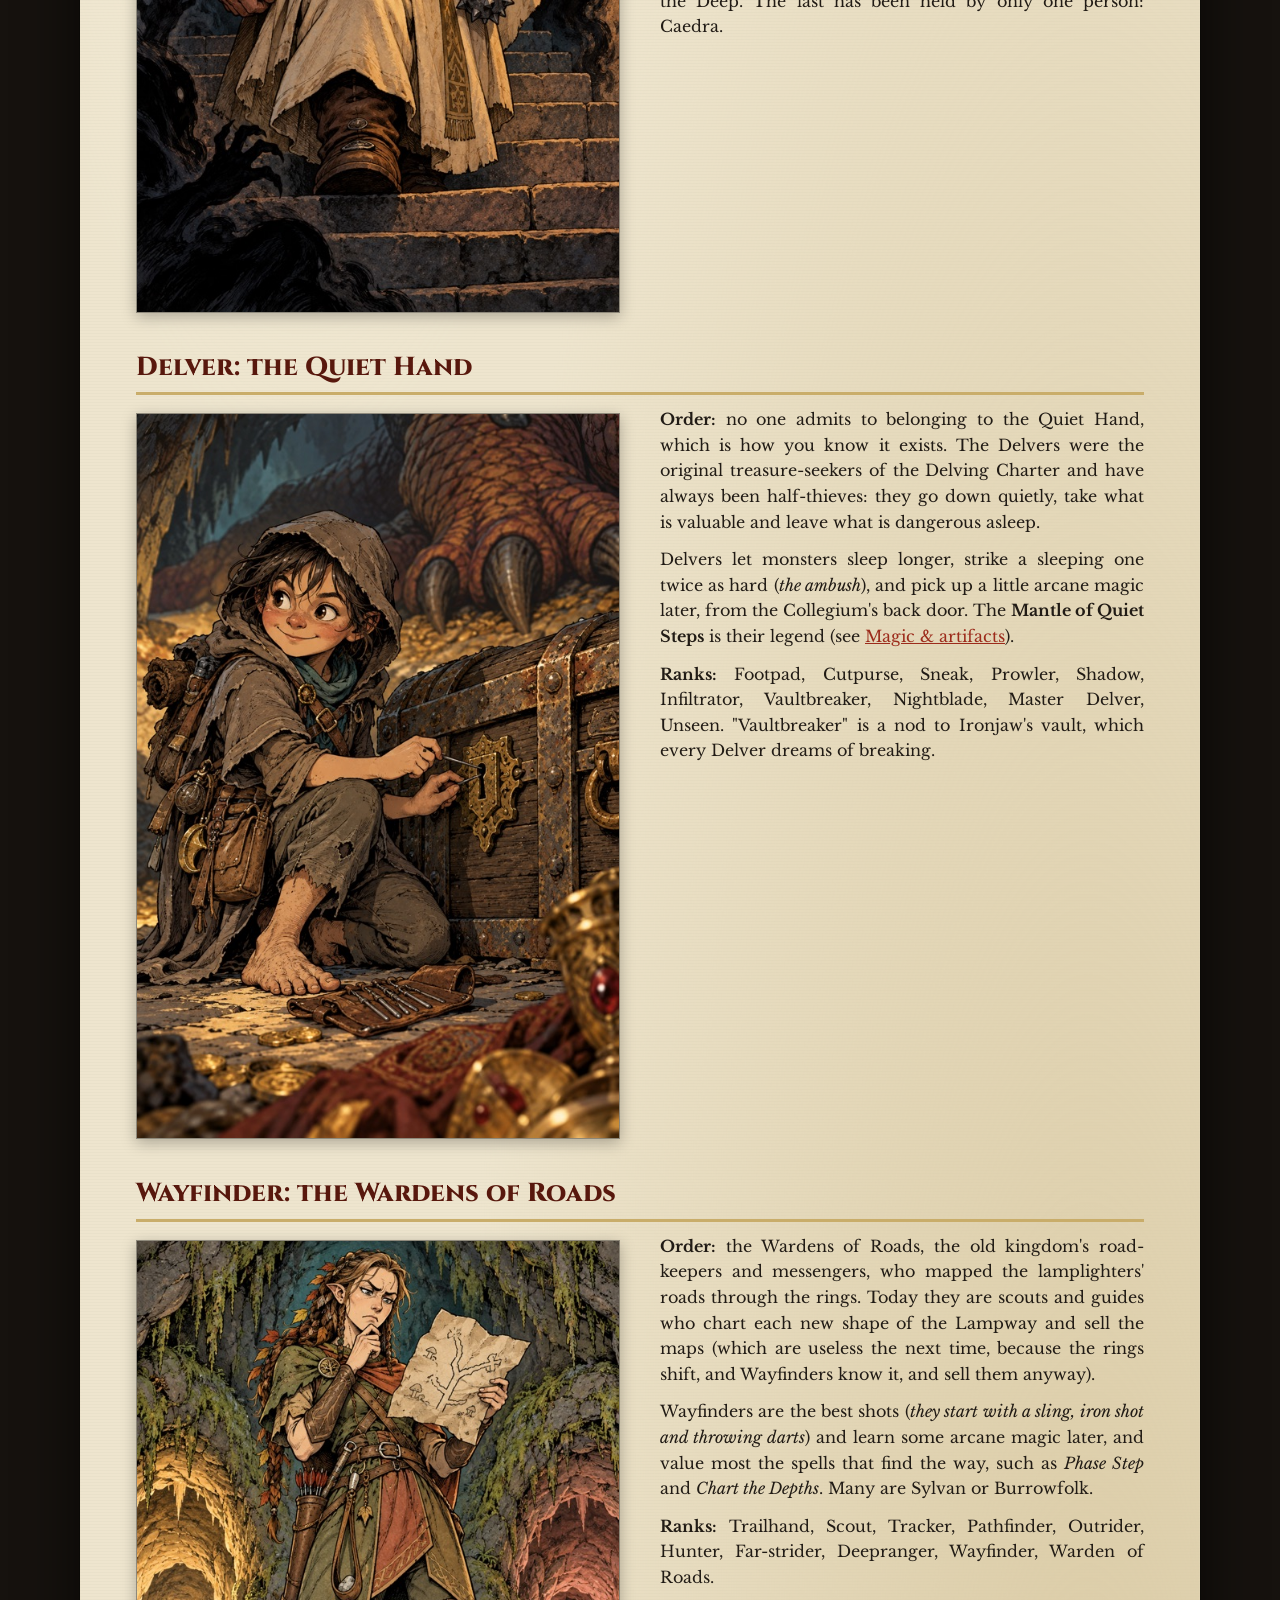
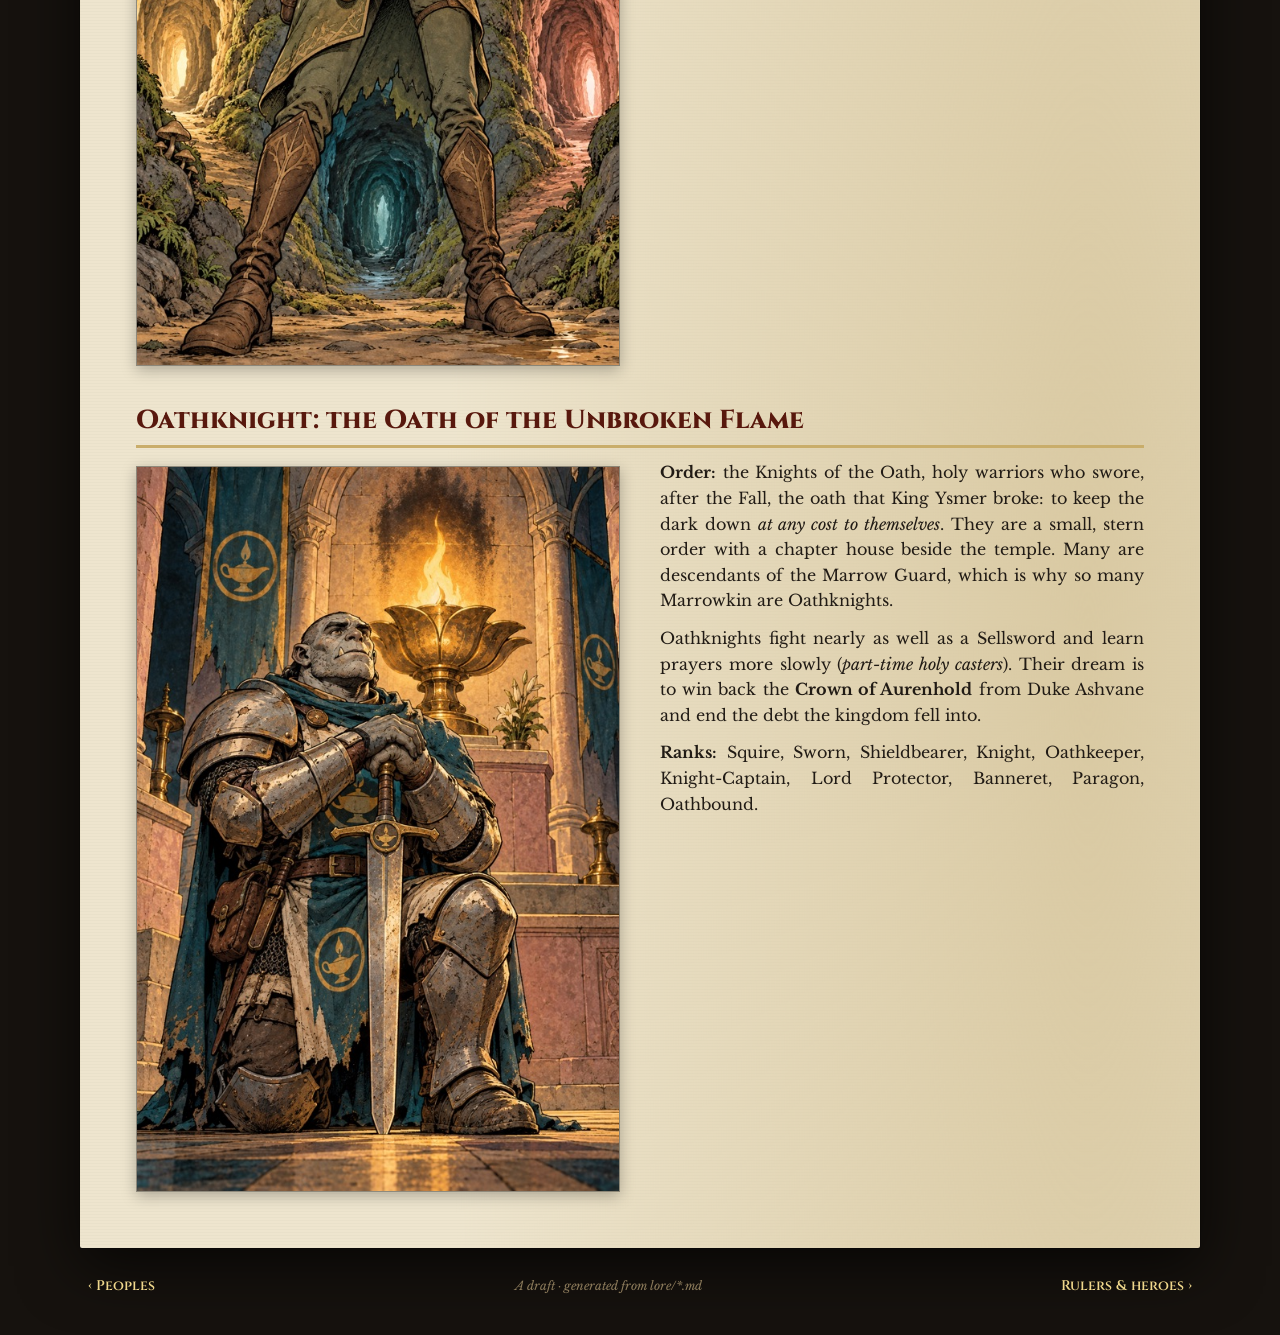
<file: lore/06-callings.html>
<!doctype html>
<html lang="en"><head><meta charset="utf-8"><meta name="viewport" content="width=device-width, initial-scale=1">
<title>The six callings · The Lore of Torchlight</title><meta name="color-scheme" content="light">
<meta property="og:title" content="The six callings · The Lore of Torchlight"><meta property="og:description" content="Sellswords fight for pay and fight better than anyone (the most hit points and the surest blows; no magic at all). Most are soldiers out of work from the Tarrow towns. The companies keep a roll of the"><meta name="description" content="Sellswords fight for pay and fight better than anyone (the most hit points and the surest blows; no magic at all). Most are soldiers out of work from the Tarrow towns. The companies keep a roll of the">
<meta property="og:image" content="https://dungeon.hensap.id/lore/art/web/opener-callings.jpg"><meta name="twitter:card" content="summary_large_image">
<link rel="icon" href="../favicon.svg"><link rel="preconnect" href="https://fonts.googleapis.com"><link rel="preconnect" href="https://fonts.gstatic.com" crossorigin>
<link href="https://fonts.googleapis.com/css2?family=Cinzel:wght@600;800&family=Libre+Baskerville:ital,wght@0,400;0,700;1,400&display=swap" rel="stylesheet">
<style>/* The Lore of Torchlight: a fantasy rulebook look. Parchment, two columns, red small-caps headings, drop caps,
   tinted tables and notes, stat blocks with copper bars. Built into every page by lore/build.js. */
:root {
  --parchment: #eee5ce; --paper: #f7f0dc; --ink: #211b15; --dim: #5c5043; --red: #58180d; --red-2: #9c2b1b;
  --gold: #c9ad6a; --note: #e0e5c1; --row: #e9e2c8; --stat: #fdf1dc; --copper: #e69a28; --night: #16120e;
}
* { box-sizing: border-box; }
html { color-scheme: light; }
body {
  margin: 0; color: var(--ink); font: 16px/1.6 "Libre Baskerville", Georgia, "Times New Roman", serif;
  background: var(--night) radial-gradient(ellipse at top, #2a2018 0, var(--night) 70%) fixed;
}
a { color: var(--red-2); }
header {
  position: sticky; top: 0; z-index: 5; display: flex; align-items: center; gap: 18px; flex-wrap: wrap;
  padding: 10px 24px; background: #120e0bee; border-bottom: 2px solid var(--gold); backdrop-filter: blur(4px);
}
header .brand { font: 800 18px "Cinzel", serif; color: #f0d88c; text-decoration: none; letter-spacing: .04em; }
header nav { display: flex; flex-wrap: wrap; gap: 4px 14px; flex: 1; }
header nav a, header .play { font: 600 12.5px "Cinzel", serif; color: #d9c79a; text-decoration: none; letter-spacing: .05em; }
header nav a[aria-current] { color: #fff; border-bottom: 2px solid var(--copper); }
header .play { color: var(--copper); }

/* the page itself */
main {
  max-width: 1120px; margin: 28px auto; padding: 44px 56px 56px; background-color: var(--parchment);
  background-image: radial-gradient(ellipse at 20% 10%, #fff8e6 0, #fff8e600 40%), radial-gradient(ellipse at 90% 90%, #d9c9a2 0, #d9c9a200 45%),
    repeating-linear-gradient(0deg, #00000005 0 1px, transparent 1px 3px);
  box-shadow: 0 0 0 1px #00000033, 0 18px 60px #000000aa; border-radius: 2px;
}
.flow { columns: 2 300px; column-gap: 40px; }
h1, h2, h3, h4 { font-family: "Cinzel", serif; color: var(--red); font-weight: 800; break-after: avoid; }
h1 { font-size: 44px; line-height: 1.1; margin: 0 0 6px; letter-spacing: .02em; text-align: center; }
h2 { font-size: 26px; margin: 34px 0 12px; padding-bottom: 4px; border-bottom: 3px solid var(--gold); }
h3 { font-size: 19px; margin: 22px 0 6px; border-bottom: 1px solid var(--gold); }
p { margin: 0 0 12px; text-align: justify; hyphens: auto; }
p.intro { text-align: center; font-style: italic; color: var(--dim); max-width: 760px; margin: 6px auto 22px; }
p.first::first-letter {
  float: left; font: 800 64px/0.82 "Cinzel", serif; color: var(--red); padding: 6px 8px 0 0;
}
ul, ol { margin: 0 0 12px; padding-left: 22px; } li { margin: 0 0 6px; }
code { font: 13px ui-monospace, Menlo, monospace; background: #00000010; padding: 1px 4px; border-radius: 2px; }
hr.rule { border: 0; height: 3px; margin: 26px 0; background: linear-gradient(90deg, transparent, var(--red-2), transparent); }

/* tables: full width, tinted rows */
table { width: 100%; border-collapse: collapse; margin: 6px 0 22px; font-size: 14.5px; line-height: 1.45; }
th { font: 800 13px "Cinzel", serif; color: var(--red); text-align: left; padding: 6px 10px; border-bottom: 2px solid var(--gold); }
td { padding: 7px 10px; vertical-align: top; }
tbody tr:nth-child(odd) { background: var(--row); }
td:first-child { font-weight: 700; white-space: nowrap; }
.\31 0-illustrations td:first-child, .\30 8-bestiary td:nth-child(2) { white-space: normal; }

/* notes: the green boxes of a rulebook */
blockquote {
  break-inside: avoid; margin: 8px 0 18px; padding: 14px 18px; background: var(--note); font-size: 14.5px;
  border-top: 3px solid var(--ink); border-bottom: 3px solid var(--ink); box-shadow: 0 2px 8px #0002;
}

/* illustrations: a drawn picture, or a placeholder frame until it exists */
figure { margin: 6px 0 18px; break-inside: avoid; }
figure.cover { margin: 0 auto 26px; max-width: 520px; }
figure.cover img { width: 100%; display: block; box-shadow: 0 8px 26px #0007; border: 6px solid var(--paper); }
.plates { break-inside: avoid; }
.plates.nmany { display: grid; grid-template-columns: repeat(auto-fill, minmax(150px, 1fr)); gap: 14px; margin: 8px 0 20px; }
.plates.nmany figure { margin: 0; } .plates.nmany figure.wide { grid-column: 1 / -1; } .plates.nmany { align-items: start; }
figure.art.wide { }
.art img, .art .slot { width: 100%; aspect-ratio: var(--ratio); display: block; object-fit: cover; }
.art img { border: 1px solid #0006; box-shadow: 0 4px 14px #0004; }
.art.style-A img, .art.style-B img { filter: sepia(.08) contrast(1.02); mix-blend-mode: multiply; }
.art .slot {
  display: flex; flex-direction: column; justify-content: center; gap: 8px; padding: 18px; text-align: center; color: var(--dim);
  border: 2px dashed #8a7458; outline: 1px solid #8a745855; outline-offset: -8px; font-size: 13px; line-height: 1.45;
  background: repeating-linear-gradient(45deg, #00000008 0 2px, transparent 2px 7px), repeating-linear-gradient(-45deg, #00000006 0 2px, transparent 2px 7px), var(--paper);
}
.art .slot b { font: 800 14px "Cinzel", serif; color: var(--red); letter-spacing: .06em; }
.art .slot small { font: 11px ui-monospace, Menlo, monospace; color: #8a7458; }
.plates.nmany .slot { font-size: 11.5px; padding: 12px; }
.plates.nmany .slot span { display: -webkit-box; -webkit-line-clamp: 6; -webkit-box-orient: vertical; overflow: hidden; }

/* the bestiary's families: each plate beside its own description */
.families { display: grid; grid-template-columns: repeat(auto-fill, minmax(440px, 1fr)); gap: 22px 32px; margin: 10px 0 26px; }
.family { display: grid; grid-template-columns: 150px 1fr; gap: 16px; align-items: start; padding-bottom: 18px; border-bottom: 1px solid #c9ad6a99; }
.family .fam-art figure { margin: 0 0 8px; }
.family .slot { font-size: 10.5px; padding: 8px; gap: 4px; } .family .slot span { display: -webkit-box; -webkit-line-clamp: 5; -webkit-box-orient: vertical; overflow: hidden; }
.family h4 { margin: 0 0 6px; font-size: 19px; color: var(--red); border-bottom: 1px solid var(--gold); padding-bottom: 2px; }
.family p { text-align: left; hyphens: manual; }
.fam-lore { font-style: italic; margin: 0 0 8px; }
.fam-kinds, .fam-source { font-size: 13.5px; line-height: 1.5; margin: 0 0 4px; color: #3a2a1c; }
.fam-kinds b, .fam-source b { font: 800 11.5px "Cinzel", serif; color: var(--red); letter-spacing: .06em; margin-right: 4px; }

/* stat blocks for the named monsters */
aside.stat {
  break-inside: avoid; margin: 6px 0 16px; padding: 10px 14px 8px; background: var(--stat); font: 14px/1.45 "Libre Baskerville", serif;
  border-top: 5px solid var(--copper); border-bottom: 5px solid var(--copper); box-shadow: 0 0 0 1px #0002, 0 3px 10px #0003;
}
aside.stat h4 { margin: 0; font-size: 18px; color: var(--red); }
aside.stat > i { display: block; color: var(--dim); font-size: 13px; margin-bottom: 4px; }
aside.stat hr { border: 0; height: 3px; margin: 6px 0; background: linear-gradient(90deg, var(--red-2), var(--red-2) 60%, transparent); }
aside.stat p { margin: 0 0 3px; text-align: left; color: var(--red); }
aside.stat p b { color: var(--red); } aside.stat p { color: #3a2a1c; } aside.stat p b { margin-right: 4px; }

footer {
  max-width: 1120px; margin: 0 auto 40px; padding: 0 8px; display: flex; justify-content: space-between; align-items: center; gap: 12px;
  font: 600 14px "Cinzel", serif;
}
footer a { color: #f0d88c; text-decoration: none; } footer .draft { color: #8d7c5c; font: italic 12px "Libre Baskerville", serif; }

@media (max-width: 760px){
  header { position: static; padding: 8px 16px; gap: 8px; } header nav { order: 3; flex-basis: 100%; }
  main { margin: 0; padding: 26px 16px 36px; columns: 1; border-radius: 0; }
  h1 { font-size: 32px; } h2 { font-size: 22px; }
  table { display: block; overflow-x: auto; font-size: 13.5px; } td:first-child { white-space: normal; }
  .families { grid-template-columns: 1fr; } .family { grid-template-columns: 104px 1fr; gap: 12px; }
  p { text-align: left; } footer { padding: 0 16px; }
}
@media print {
  body { background: none; } header, footer { display: none; } main { box-shadow: none; margin: 0; max-width: none; }
}
</style></head>
<body><header><a class="brand" href="index.html">The Lore of Torchlight</a><nav><a href="index.html">Contents</a><a href="01-cosmology.html">Cosmology</a><a href="02-timeline.html">Timeline</a><a href="03-world.html">The world</a><a href="04-the-lampway.html">The Lampway</a><a href="05-peoples.html">Peoples</a><a href="06-callings.html" aria-current="page">Callings</a><a href="07-rulers-and-heroes.html">Rulers & heroes</a><a href="08-bestiary.html">Bestiary</a><a href="09-magic-and-artifacts.html">Magic & artifacts</a></nav><a class="play" href="../">Play the game ›</a></header>
<main class="06-callings"><h1>The six callings</h1>
<div class="flow">
</div>
<div class="plates nmany"><figure class="art wide style-C" style="--ratio:16/9"><img src="art/web/opener-callings.jpg" alt="The inn called The Last Lamp at night, full of delvers of every people and calling: an Ashborn sellsword arm-wrestling a huge Cragborn, a Tinkerling arcanist reading by candlelight, a Stonekin lampwarden with a lantern, a Burrowfolk delver under a table, a Sylvan wayfinder with a map, a tusked Marrowkin oathknight, and a human barkeep; a long wall behind them painted with the names of the fallen." loading="lazy"></figure><figure class="art  style-A" style="--ratio:1/1"><img src="art/web/emblem-free-companies.jpg" alt="The Free Companies: two crossed swords below a lamp, on a battered round shield." loading="lazy"></figure><figure class="art  style-A" style="--ratio:1/1"><img src="art/web/emblem-collegium.jpg" alt="The Collegium of Sparks: an open book with a single spark rising from its pages, inside a ring of stars." loading="lazy"></figure><figure class="art  style-A" style="--ratio:1/1"><img src="art/web/emblem-order-of-the-lamp.jpg" alt="The lamp sigil: an oil lamp with a single flame inside a ring, rays around it." loading="lazy"></figure><figure class="art  style-A" style="--ratio:1/1"><img src="art/web/emblem-quiet-hand.jpg" alt="The Quiet Hand: an open hand with a closed eye in the palm, drawn faintly, as if half erased." loading="lazy"></figure><figure class="art  style-A" style="--ratio:1/1"><img src="art/web/emblem-wardens-of-roads.jpg" alt="The Wardens of Roads: a compass rose whose north point is a flame, over a winding road." loading="lazy"></figure><figure class="art  style-A" style="--ratio:1/1"><img src="art/web/emblem-oath.jpg" alt="The Oath of the Unbroken Flame: an upright sword whose blade is a tall flame, inside the lamp-sigil ring." loading="lazy"></figure></div>
<div class="flow">
</div>
<p class="intro"><i>Draft. The game's six classes are &quot;callings&quot;, and each has an order, guild or tradition behind it in Lanternhollow. The ten titles each calling has in the game are the ranks of that order.</i></p>
<div class="flow">
</div>
<h2>Sellsword: the Free Companies</h2>
<div class="flow">
<div class="plates n1"><figure class="art  style-C" style="--ratio:2/3"><img src="art/web/calling-sellsword.jpg" alt="An Ashborn sellsword of the Free Companies (ember-coloured glowing eyes, dark skin with faint orange cracks of light), a broad-shouldered woman with a scarred jaw and a notched long sword over her shoulder, leaning on the bar of a rowdy inn called The Last Lamp; behind her a long wall painted with the names of fallen delvers." loading="lazy"></figure></div>
<p class="first"><b>Order:</b> the Free Companies of the Hollow, a loose brotherhood of sellswords licensed to delve since the Delving Charter (640 YH). Their hall is a rowdy inn by the Hollow Gate called <i>The Last Lamp</i>.</p>
<p>Sellswords fight for pay and fight better than anyone (<i>the most hit points and the surest blows; no magic at all</i>). Most are soldiers out of work from the Tarrow towns. The companies keep a roll of the fallen painted on the inn's long wall, and a sellsword's rank is counted in names they have outlived.</p>
<p><b>Ranks:</b> Recruit, Blade, Veteran, Swordhand, Champion, Warden, Hero, Warlord, Lord of Blades, Unbroken. The last, <i>Unbroken</i>, belongs by custom to the one sellsword who comes back up from the Pit of the Gloam.</p>
</div>
<h2>Arcanist: the Collegium of Sparks</h2>
<div class="flow">
<div class="plates n1"><figure class="art  style-C" style="--ratio:2/3"><img src="art/web/calling-arcanist.jpg" alt="A young Tinkerling Arcanist of the Collegium of Sparks (small, quick-handed, magnifying spectacles pushed up on the forehead), in ink-stained robes too long for them, a battered book open in one hand and a crackling spark of cold starlight jumping from the other, in a crooked library of unused rooms." loading="lazy"></figure></div>
<p><b>Order:</b> the Collegium of Sparks, founded in Aurenhold around 1700 BH and now a narrow, crooked house in Lanternhollow full of rooms no one uses. It teaches arcane magic, the shaping of starlight (see <a href="01-cosmology.html">Cosmology</a>).</p>
<p>Arcanists are frail and learn the most spells (<i>the whole arcane realm by level 40</i>), starting with <i>Spark</i>, the first lesson in the <i>Book of First Sparks</i>. The Collegium is proud, argumentative and badly funded. Many of its &quot;runaway apprentices&quot; end up in the Ring of Stone as monsters, and its expelled masters (Grimsby Coldhand, Skarth) are its great shame.</p>
<p><b>Ranks:</b> Novice, Scribe, Spark-wright, Conjurer, Spellbinder, Thaumaturge, Magister, Arch-scholar, Stormcaller, Archmage.</p>
</div>
<h2>Lampwarden: the Order of the Lamp</h2>
<div class="flow">
<div class="plates n1"><figure class="art  style-C" style="--ratio:2/3"><img src="art/web/calling-lampwarden.jpg" alt="A Stonekin Lampwarden of the Order of the Lamp (broad, square-jawed, braided beard bound in iron rings) in simple cream robes with the lamp sigil, a brass lantern held high casting a warm halo, a mace at the belt, stepping down a dark stair while the shadows recoil from the light." loading="lazy"></figure></div>
<p><b>Order:</b> the Order of the Lamp, founded by Caedra around 2560 BH. It built the Lampway, crowned the Lamp Kings, and has shrunk since the Fall to a single temple in Lanternhollow under Sister Ilvane, which keeps the <b>Eternal Lamp</b> (lit from Caedra's own lantern, they say).</p>
<p>Lampwardens are the Order's delving keepers. They carry the carried flame (<i>holy magic</i>), their light reaches one step further than anyone's (<i>the light bonus</i>), and they learn every prayer, starting with <i>Mend</i>. Their duty is the old one: go down, relight what has gone out, and keep the dark down. The <i>Lamp Psalter</i> is the Order's oldest prayer book; the <i>Rites of the Unbroken Flame</i> were written by Caedra herself, the Order says.</p>
<p><b>Ranks:</b> Acolyte, Lamp-bearer, Keeper, Watcher, Warden, Beacon, High Keeper, Lightward, Dawnbringer, Lamp of the Deep. The last has been held by only one person: Caedra.</p>
</div>
<h2>Delver: the Quiet Hand</h2>
<div class="flow">
<div class="plates n1"><figure class="art  style-C" style="--ratio:2/3"><img src="art/web/calling-delver.jpg" alt="A Burrowfolk Delver of the Quiet Hand (small, bare-footed, bright-eyed and nimble) in grey, half in shadow, kneeling at a locked chest with a roll of lockpicks, a sleeping monster's huge clawed foot just visible at the edge of the frame." loading="lazy"></figure></div>
<p><b>Order:</b> no one admits to belonging to the Quiet Hand, which is how you know it exists. The Delvers were the original treasure-seekers of the Delving Charter and have always been half-thieves: they go down quietly, take what is valuable and leave what is dangerous asleep.</p>
<p>Delvers let monsters sleep longer, strike a sleeping one twice as hard (<i>the ambush</i>), and pick up a little arcane magic later, from the Collegium's back door. The <b>Mantle of Quiet Steps</b> is their legend (see <a href="09-magic-and-artifacts.html">Magic & artifacts</a>).</p>
<p><b>Ranks:</b> Footpad, Cutpurse, Sneak, Prowler, Shadow, Infiltrator, Vaultbreaker, Nightblade, Master Delver, Unseen. &quot;Vaultbreaker&quot; is a nod to Ironjaw's vault, which every Delver dreams of breaking.</p>
</div>
<h2>Wayfinder: the Wardens of Roads</h2>
<div class="flow">
<div class="plates n1"><figure class="art  style-C" style="--ratio:2/3"><img src="art/web/calling-wayfinder.jpg" alt="A Sylvan Wayfinder of the Wardens of Roads (tall and slender, keen grey eyes, long braided hair with leaves woven in) with a sling and a quiver of darts, frowning at a hand-drawn map that is visibly wrong, at a fork in a mossy cavern with three tunnels." loading="lazy"></figure></div>
<p><b>Order:</b> the Wardens of Roads, the old kingdom's road-keepers and messengers, who mapped the lamplighters' roads through the rings. Today they are scouts and guides who chart each new shape of the Lampway and sell the maps (which are useless the next time, because the rings shift, and Wayfinders know it, and sell them anyway).</p>
<p>Wayfinders are the best shots (<i>they start with a sling, iron shot and throwing darts</i>) and learn some arcane magic later, and value most the spells that find the way, such as <i>Phase Step</i> and <i>Chart the Depths</i>. Many are Sylvan or Burrowfolk.</p>
<p><b>Ranks:</b> Trailhand, Scout, Tracker, Pathfinder, Outrider, Hunter, Far-strider, Deepranger, Wayfinder, Warden of Roads.</p>
</div>
<h2>Oathknight: the Oath of the Unbroken Flame</h2>
<div class="flow">
<div class="plates n1"><figure class="art  style-C" style="--ratio:2/3"><img src="art/web/calling-oathknight.jpg" alt="A Marrowkin Oathknight (small tusks, heavy brow, thick bones, calm eyes) in worn plate with the lamp sigil, kneeling to swear on a sword before the Eternal Lamp in a small stone temple." loading="lazy"></figure></div>
<p><b>Order:</b> the Knights of the Oath, holy warriors who swore, after the Fall, the oath that King Ysmer broke: to keep the dark down <i>at any cost to themselves</i>. They are a small, stern order with a chapter house beside the temple. Many are descendants of the Marrow Guard, which is why so many Marrowkin are Oathknights.</p>
<p>Oathknights fight nearly as well as a Sellsword and learn prayers more slowly (<i>part-time holy casters</i>). Their dream is to win back the <b>Crown of Aurenhold</b> from Duke Ashvane and end the debt the kingdom fell into.</p>
<p><b>Ranks:</b> Squire, Sworn, Shieldbearer, Knight, Oathkeeper, Knight-Captain, Lord Protector, Banneret, Paragon, Oathbound.</p>
</div></main>
<footer><a href="05-peoples.html">‹ Peoples</a><span class="draft">A draft · generated from lore/*.md</span><a href="07-rulers-and-heroes.html">Rulers & heroes ›</a></footer></body></html>
</file>
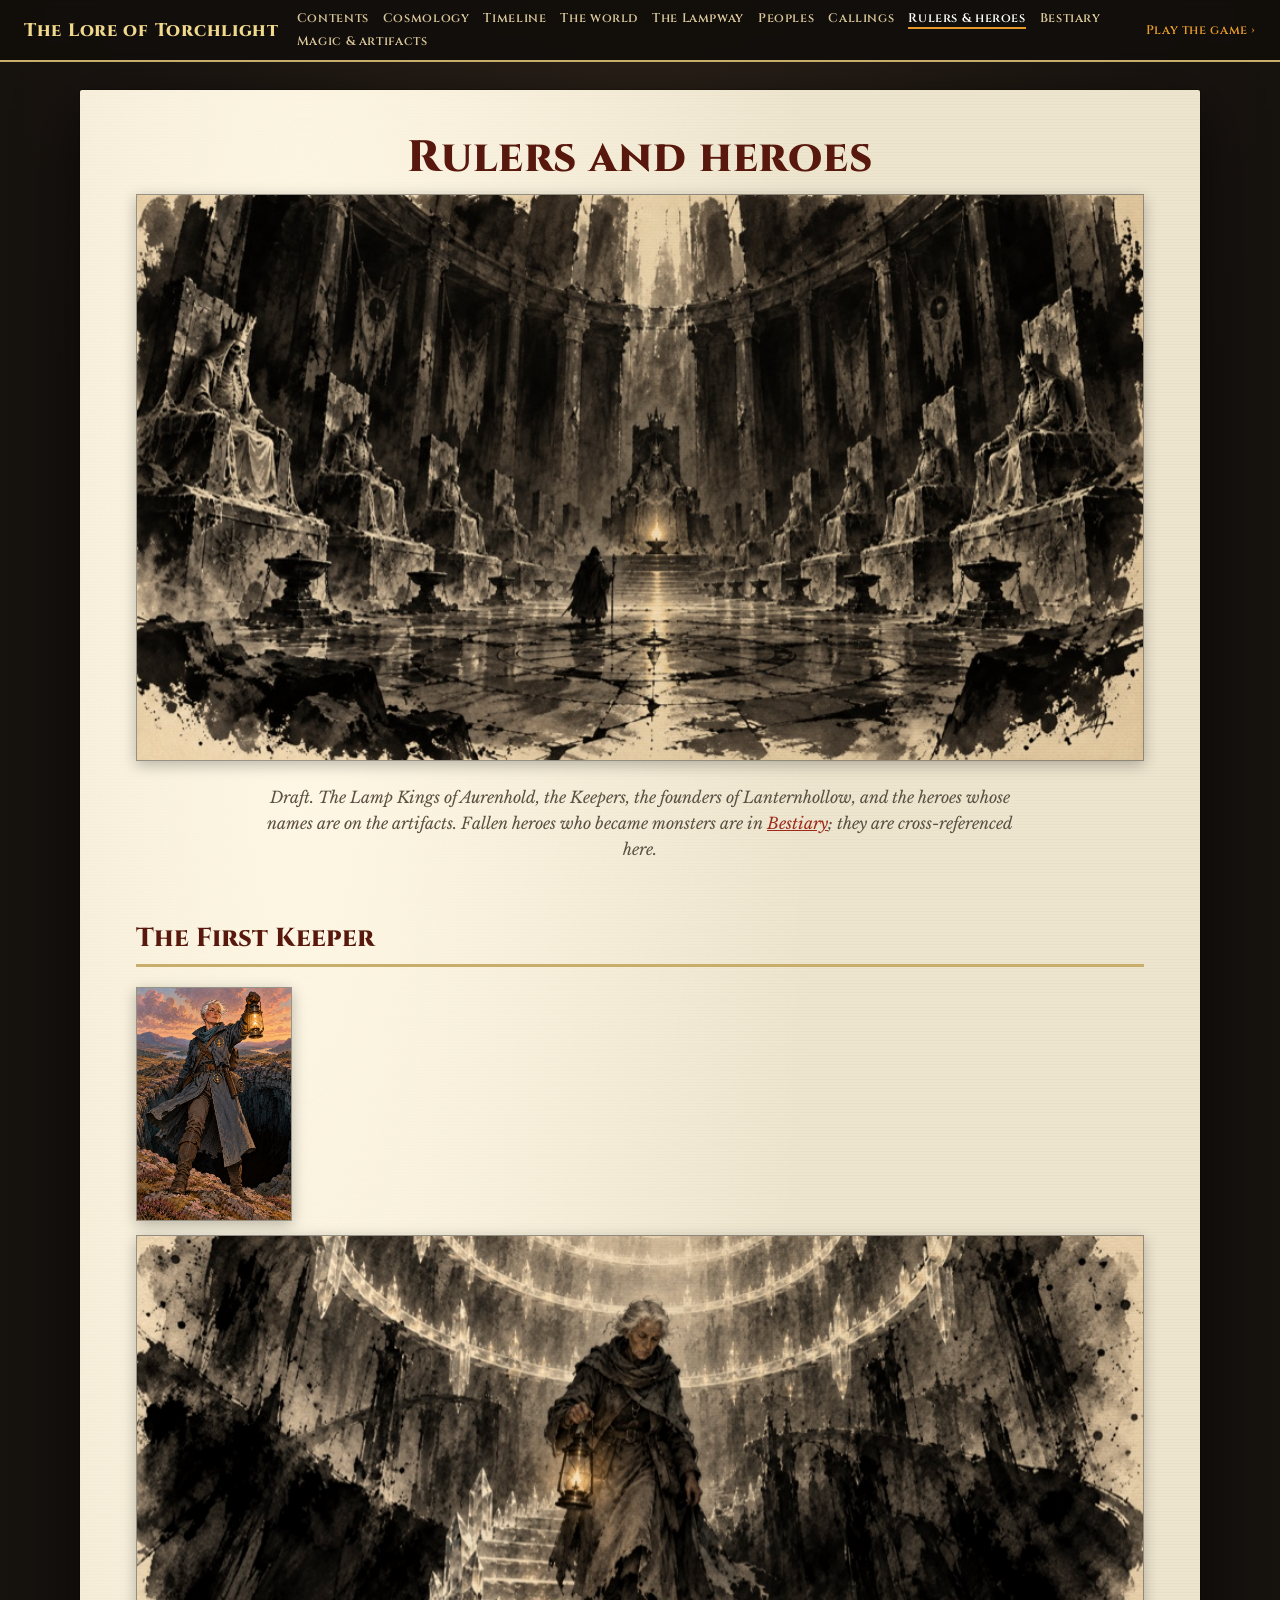
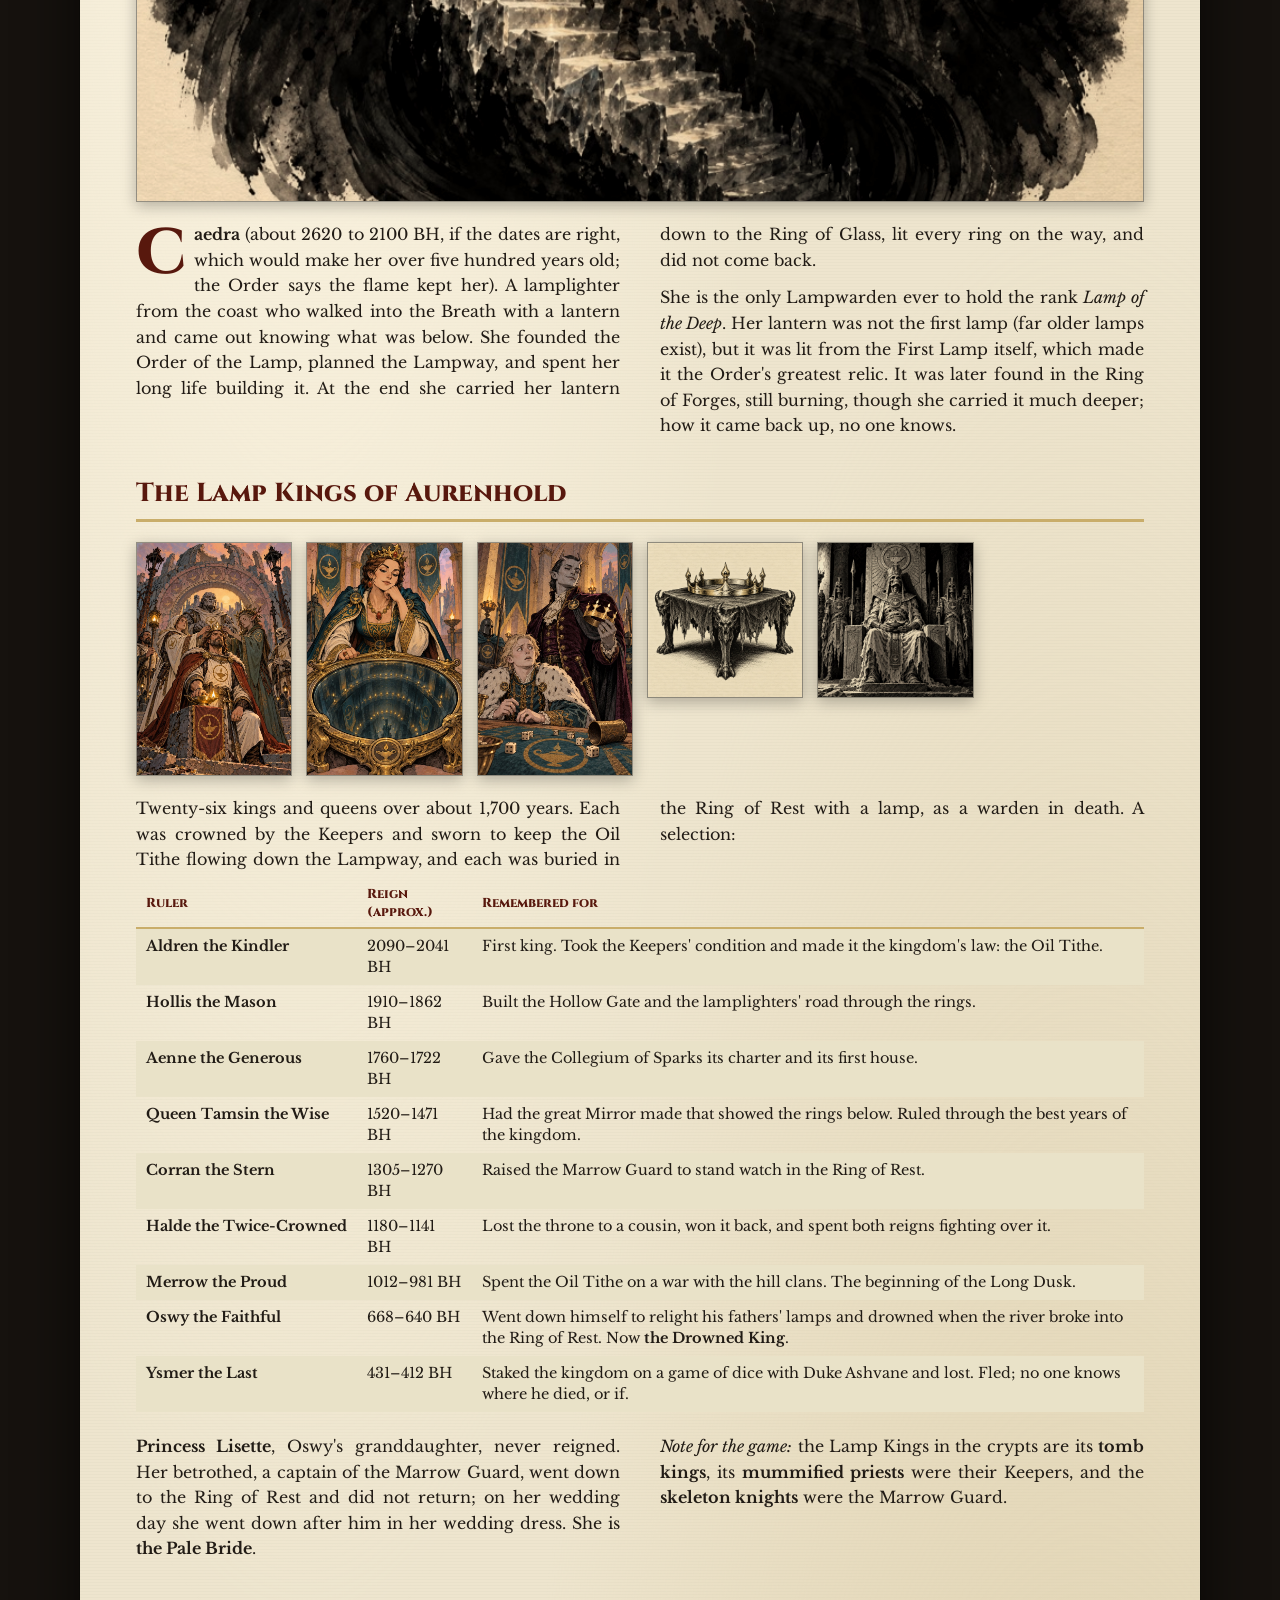
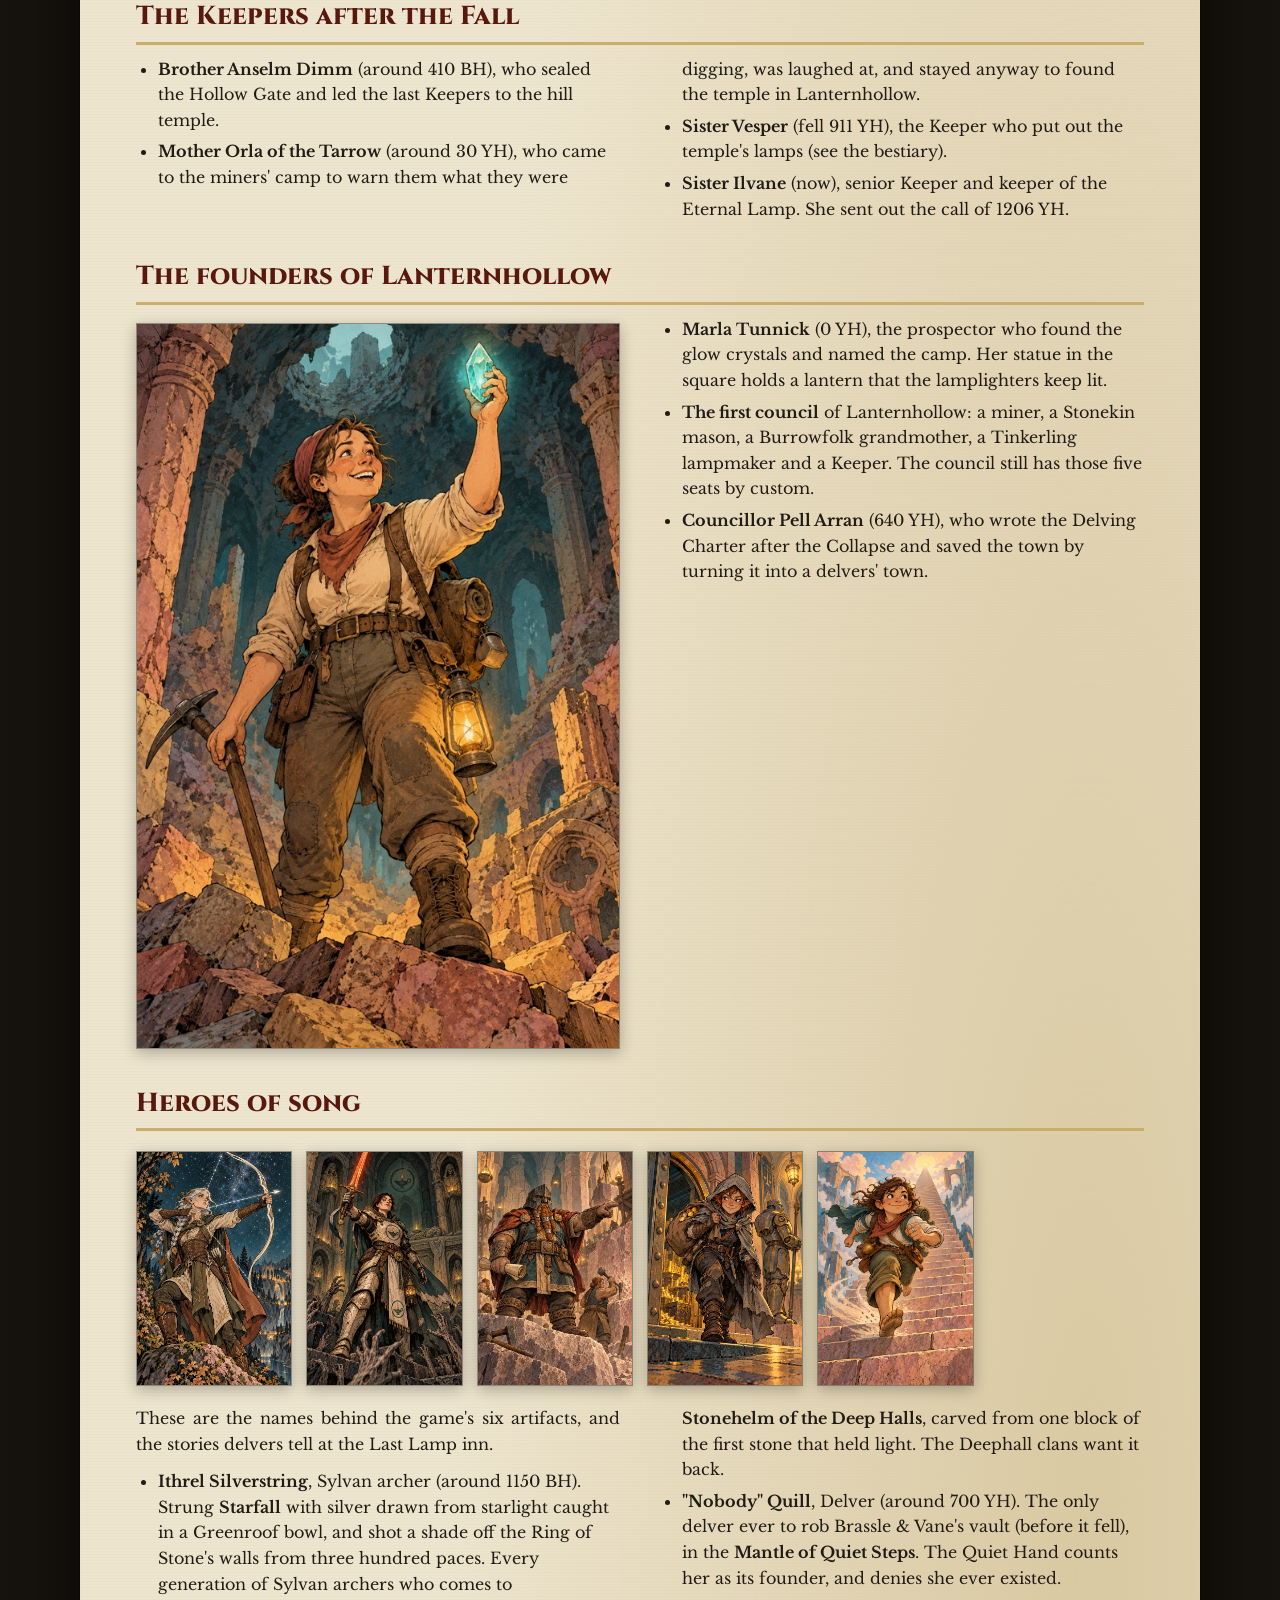
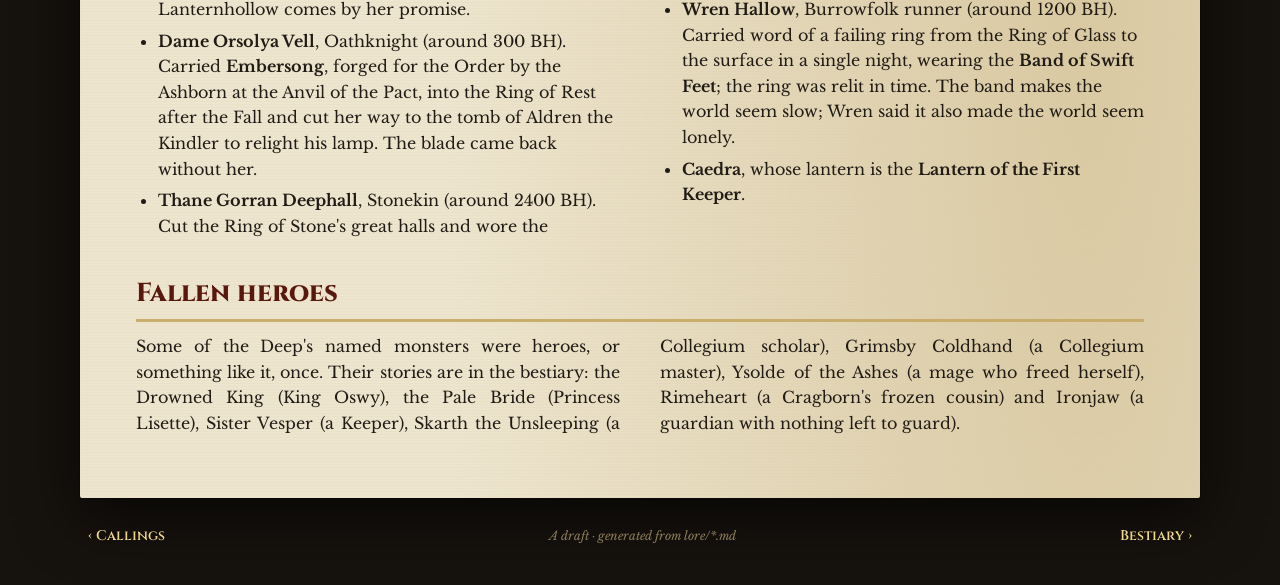
<file: lore/07-rulers-and-heroes.html>
<!doctype html>
<html lang="en"><head><meta charset="utf-8"><meta name="viewport" content="width=device-width, initial-scale=1">
<title>Rulers and heroes · The Lore of Torchlight</title><meta name="color-scheme" content="light">
<meta property="og:title" content="Rulers and heroes · The Lore of Torchlight"><meta property="og:description" content="She is the only Lampwarden ever to hold the rank Lamp of the Deep. Her lantern was not the first lamp (far older lamps exist), but it was lit from the First Lamp itself, which made it the Order's grea"><meta name="description" content="She is the only Lampwarden ever to hold the rank Lamp of the Deep. Her lantern was not the first lamp (far older lamps exist), but it was lit from the First Lamp itself, which made it the Order's grea">
<meta property="og:image" content="https://dungeon.hensap.id/lore/art/web/opener-rulers.jpg"><meta name="twitter:card" content="summary_large_image">
<link rel="icon" href="../favicon.svg"><link rel="preconnect" href="https://fonts.googleapis.com"><link rel="preconnect" href="https://fonts.gstatic.com" crossorigin>
<link href="https://fonts.googleapis.com/css2?family=Cinzel:wght@600;800&family=Libre+Baskerville:ital,wght@0,400;0,700;1,400&display=swap" rel="stylesheet">
<style>/* The Lore of Torchlight: a fantasy rulebook look. Parchment, two columns, red small-caps headings, drop caps,
   tinted tables and notes, stat blocks with copper bars. Built into every page by lore/build.js. */
:root {
  --parchment: #eee5ce; --paper: #f7f0dc; --ink: #211b15; --dim: #5c5043; --red: #58180d; --red-2: #9c2b1b;
  --gold: #c9ad6a; --note: #e0e5c1; --row: #e9e2c8; --stat: #fdf1dc; --copper: #e69a28; --night: #16120e;
}
* { box-sizing: border-box; }
html { color-scheme: light; }
body {
  margin: 0; color: var(--ink); font: 16px/1.6 "Libre Baskerville", Georgia, "Times New Roman", serif;
  background: var(--night) radial-gradient(ellipse at top, #2a2018 0, var(--night) 70%) fixed;
}
a { color: var(--red-2); }
header {
  position: sticky; top: 0; z-index: 5; display: flex; align-items: center; gap: 18px; flex-wrap: wrap;
  padding: 10px 24px; background: #120e0bee; border-bottom: 2px solid var(--gold); backdrop-filter: blur(4px);
}
header .brand { font: 800 18px "Cinzel", serif; color: #f0d88c; text-decoration: none; letter-spacing: .04em; }
header nav { display: flex; flex-wrap: wrap; gap: 4px 14px; flex: 1; }
header nav a, header .play { font: 600 12.5px "Cinzel", serif; color: #d9c79a; text-decoration: none; letter-spacing: .05em; }
header nav a[aria-current] { color: #fff; border-bottom: 2px solid var(--copper); }
header .play { color: var(--copper); }

/* the page itself */
main {
  max-width: 1120px; margin: 28px auto; padding: 44px 56px 56px; background-color: var(--parchment);
  background-image: radial-gradient(ellipse at 20% 10%, #fff8e6 0, #fff8e600 40%), radial-gradient(ellipse at 90% 90%, #d9c9a2 0, #d9c9a200 45%),
    repeating-linear-gradient(0deg, #00000005 0 1px, transparent 1px 3px);
  box-shadow: 0 0 0 1px #00000033, 0 18px 60px #000000aa; border-radius: 2px;
}
.flow { columns: 2 300px; column-gap: 40px; }
h1, h2, h3, h4 { font-family: "Cinzel", serif; color: var(--red); font-weight: 800; break-after: avoid; }
h1 { font-size: 44px; line-height: 1.1; margin: 0 0 6px; letter-spacing: .02em; text-align: center; }
h2 { font-size: 26px; margin: 34px 0 12px; padding-bottom: 4px; border-bottom: 3px solid var(--gold); }
h3 { font-size: 19px; margin: 22px 0 6px; border-bottom: 1px solid var(--gold); }
p { margin: 0 0 12px; text-align: justify; hyphens: auto; }
p.intro { text-align: center; font-style: italic; color: var(--dim); max-width: 760px; margin: 6px auto 22px; }
p.first::first-letter {
  float: left; font: 800 64px/0.82 "Cinzel", serif; color: var(--red); padding: 6px 8px 0 0;
}
ul, ol { margin: 0 0 12px; padding-left: 22px; } li { margin: 0 0 6px; }
code { font: 13px ui-monospace, Menlo, monospace; background: #00000010; padding: 1px 4px; border-radius: 2px; }
hr.rule { border: 0; height: 3px; margin: 26px 0; background: linear-gradient(90deg, transparent, var(--red-2), transparent); }

/* tables: full width, tinted rows */
table { width: 100%; border-collapse: collapse; margin: 6px 0 22px; font-size: 14.5px; line-height: 1.45; }
th { font: 800 13px "Cinzel", serif; color: var(--red); text-align: left; padding: 6px 10px; border-bottom: 2px solid var(--gold); }
td { padding: 7px 10px; vertical-align: top; }
tbody tr:nth-child(odd) { background: var(--row); }
td:first-child { font-weight: 700; white-space: nowrap; }
.\31 0-illustrations td:first-child, .\30 8-bestiary td:nth-child(2) { white-space: normal; }

/* notes: the green boxes of a rulebook */
blockquote {
  break-inside: avoid; margin: 8px 0 18px; padding: 14px 18px; background: var(--note); font-size: 14.5px;
  border-top: 3px solid var(--ink); border-bottom: 3px solid var(--ink); box-shadow: 0 2px 8px #0002;
}

/* illustrations: a drawn picture, or a placeholder frame until it exists */
figure { margin: 6px 0 18px; break-inside: avoid; }
figure.cover { margin: 0 auto 26px; max-width: 520px; }
figure.cover img { width: 100%; display: block; box-shadow: 0 8px 26px #0007; border: 6px solid var(--paper); }
.plates { break-inside: avoid; }
.plates.nmany { display: grid; grid-template-columns: repeat(auto-fill, minmax(150px, 1fr)); gap: 14px; margin: 8px 0 20px; }
.plates.nmany figure { margin: 0; } .plates.nmany figure.wide { grid-column: 1 / -1; } .plates.nmany { align-items: start; }
figure.art.wide { }
.art img, .art .slot { width: 100%; aspect-ratio: var(--ratio); display: block; object-fit: cover; }
.art img { border: 1px solid #0006; box-shadow: 0 4px 14px #0004; }
.art.style-A img, .art.style-B img { filter: sepia(.08) contrast(1.02); mix-blend-mode: multiply; }
.art .slot {
  display: flex; flex-direction: column; justify-content: center; gap: 8px; padding: 18px; text-align: center; color: var(--dim);
  border: 2px dashed #8a7458; outline: 1px solid #8a745855; outline-offset: -8px; font-size: 13px; line-height: 1.45;
  background: repeating-linear-gradient(45deg, #00000008 0 2px, transparent 2px 7px), repeating-linear-gradient(-45deg, #00000006 0 2px, transparent 2px 7px), var(--paper);
}
.art .slot b { font: 800 14px "Cinzel", serif; color: var(--red); letter-spacing: .06em; }
.art .slot small { font: 11px ui-monospace, Menlo, monospace; color: #8a7458; }
.plates.nmany .slot { font-size: 11.5px; padding: 12px; }
.plates.nmany .slot span { display: -webkit-box; -webkit-line-clamp: 6; -webkit-box-orient: vertical; overflow: hidden; }

/* the bestiary's families: each plate beside its own description */
.families { display: grid; grid-template-columns: repeat(auto-fill, minmax(440px, 1fr)); gap: 22px 32px; margin: 10px 0 26px; }
.family { display: grid; grid-template-columns: 150px 1fr; gap: 16px; align-items: start; padding-bottom: 18px; border-bottom: 1px solid #c9ad6a99; }
.family .fam-art figure { margin: 0 0 8px; }
.family .slot { font-size: 10.5px; padding: 8px; gap: 4px; } .family .slot span { display: -webkit-box; -webkit-line-clamp: 5; -webkit-box-orient: vertical; overflow: hidden; }
.family h4 { margin: 0 0 6px; font-size: 19px; color: var(--red); border-bottom: 1px solid var(--gold); padding-bottom: 2px; }
.family p { text-align: left; hyphens: manual; }
.fam-lore { font-style: italic; margin: 0 0 8px; }
.fam-kinds, .fam-source { font-size: 13.5px; line-height: 1.5; margin: 0 0 4px; color: #3a2a1c; }
.fam-kinds b, .fam-source b { font: 800 11.5px "Cinzel", serif; color: var(--red); letter-spacing: .06em; margin-right: 4px; }

/* stat blocks for the named monsters */
aside.stat {
  break-inside: avoid; margin: 6px 0 16px; padding: 10px 14px 8px; background: var(--stat); font: 14px/1.45 "Libre Baskerville", serif;
  border-top: 5px solid var(--copper); border-bottom: 5px solid var(--copper); box-shadow: 0 0 0 1px #0002, 0 3px 10px #0003;
}
aside.stat h4 { margin: 0; font-size: 18px; color: var(--red); }
aside.stat > i { display: block; color: var(--dim); font-size: 13px; margin-bottom: 4px; }
aside.stat hr { border: 0; height: 3px; margin: 6px 0; background: linear-gradient(90deg, var(--red-2), var(--red-2) 60%, transparent); }
aside.stat p { margin: 0 0 3px; text-align: left; color: var(--red); }
aside.stat p b { color: var(--red); } aside.stat p { color: #3a2a1c; } aside.stat p b { margin-right: 4px; }

footer {
  max-width: 1120px; margin: 0 auto 40px; padding: 0 8px; display: flex; justify-content: space-between; align-items: center; gap: 12px;
  font: 600 14px "Cinzel", serif;
}
footer a { color: #f0d88c; text-decoration: none; } footer .draft { color: #8d7c5c; font: italic 12px "Libre Baskerville", serif; }

@media (max-width: 760px){
  header { position: static; padding: 8px 16px; gap: 8px; } header nav { order: 3; flex-basis: 100%; }
  main { margin: 0; padding: 26px 16px 36px; columns: 1; border-radius: 0; }
  h1 { font-size: 32px; } h2 { font-size: 22px; }
  table { display: block; overflow-x: auto; font-size: 13.5px; } td:first-child { white-space: normal; }
  .families { grid-template-columns: 1fr; } .family { grid-template-columns: 104px 1fr; gap: 12px; }
  p { text-align: left; } footer { padding: 0 16px; }
}
@media print {
  body { background: none; } header, footer { display: none; } main { box-shadow: none; margin: 0; max-width: none; }
}
</style></head>
<body><header><a class="brand" href="index.html">The Lore of Torchlight</a><nav><a href="index.html">Contents</a><a href="01-cosmology.html">Cosmology</a><a href="02-timeline.html">Timeline</a><a href="03-world.html">The world</a><a href="04-the-lampway.html">The Lampway</a><a href="05-peoples.html">Peoples</a><a href="06-callings.html">Callings</a><a href="07-rulers-and-heroes.html" aria-current="page">Rulers & heroes</a><a href="08-bestiary.html">Bestiary</a><a href="09-magic-and-artifacts.html">Magic & artifacts</a></nav><a class="play" href="../">Play the game ›</a></header>
<main class="07-rulers-and-heroes"><h1>Rulers and heroes</h1>
<div class="flow">
</div>
<div class="plates n1"><figure class="art wide style-B" style="--ratio:16/9"><img src="art/web/opener-rulers.jpg" alt="The Hall of the Lamp Kings in the Ring of Rest: a long row of stone thrones and tombs, a cold lamp before each, one still lit at the far end." loading="lazy"></figure></div>
<div class="flow">
</div>
<p class="intro"><i>Draft. The Lamp Kings of Aurenhold, the Keepers, the founders of Lanternhollow, and the heroes whose names are on the artifacts. Fallen heroes who became monsters are in <a href="08-bestiary.html">Bestiary</a>; they are cross-referenced here.</i></p>
<div class="flow">
</div>
<h2>The First Keeper</h2>
<div class="flow">
</div>
<div class="plates nmany"><figure class="art  style-C" style="--ratio:2/3"><img src="art/web/hero-caedra.jpg" alt="Caedra the First Keeper at about forty (fixed look), standing at the lip of a black sinkhole in the hills with her lantern raised, a cold wind tugging her coat." loading="lazy"></figure><figure class="art wide style-B" style="--ratio:16/9"><img src="art/web/moment-sealing.jpg" alt="Caedra, an old woman with a lantern, descending a crystal stair into darkness, every ring above her lit." loading="lazy"></figure></div>
<div class="flow">
<p class="first"><b>Caedra</b> (about 2620 to 2100 BH, if the dates are right, which would make her over five hundred years old; the Order says the flame kept her). A lamplighter from the coast who walked into the Breath with a lantern and came out knowing what was below. She founded the Order of the Lamp, planned the Lampway, and spent her long life building it. At the end she carried her lantern down to the Ring of Glass, lit every ring on the way, and did not come back.</p>
<p>She is the only Lampwarden ever to hold the rank <i>Lamp of the Deep</i>. Her lantern was not the first lamp (far older lamps exist), but it was lit from the First Lamp itself, which made it the Order's greatest relic. It was later found in the Ring of Forges, still burning, though she carried it much deeper; how it came back up, no one knows.</p>
</div>
<h2>The Lamp Kings of Aurenhold</h2>
<div class="flow">
</div>
<div class="plates nmany"><figure class="art  style-C" style="--ratio:2/3"><img src="art/web/king-aldren.jpg" alt="Aldren the Kindler, the first Lamp King, being crowned by Keepers before the Hollow Gate (fixed look), swearing on a lamp." loading="lazy"></figure><figure class="art  style-C" style="--ratio:2/3"><img src="art/web/king-tamsin.jpg" alt="Queen Tamsin the Wise studying the great Mirror of Aurenhold, an ornate mirror whose glass shows dark rings of lamps far below." loading="lazy"></figure><figure class="art  style-C" style="--ratio:2/3"><img src="art/web/king-ysmer.jpg" alt="Ysmer the Last, a pale, nervous young king at a dice table, his crown already in the hand of Duke Ashvane (fixed look)." loading="lazy"></figure><figure class="art  style-A" style="--ratio:1/1"><img src="art/web/item-crown.jpg" alt="The Crown of Aurenhold, a plain gold circlet with lamp-shaped points, resting on a fiend's dice table." loading="lazy"></figure><figure class="art  style-A" style="--ratio:1/1"><img src="art/web/family-tomb-kings.jpg" alt="A tomb king, a mummified ruler on a stone throne with a cold, dead lamp in his lap, his Marrow Guard skeletons standing in rows." loading="lazy"></figure></div>
<div class="flow">
<p>Twenty-six kings and queens over about 1,700 years. Each was crowned by the Keepers and sworn to keep the Oil Tithe flowing down the Lampway, and each was buried in the Ring of Rest with a lamp, as a warden in death. A selection:</p>
</div>
<table><thead><tr><th>Ruler</th><th>Reign (approx.)</th><th>Remembered for</th></tr></thead><tbody><tr><td><b>Aldren the Kindler</b></td><td>2090–2041 BH</td><td>First king. Took the Keepers' condition and made it the kingdom's law: the Oil Tithe.</td></tr><tr><td><b>Hollis the Mason</b></td><td>1910–1862 BH</td><td>Built the Hollow Gate and the lamplighters' road through the rings.</td></tr><tr><td><b>Aenne the Generous</b></td><td>1760–1722 BH</td><td>Gave the Collegium of Sparks its charter and its first house.</td></tr><tr><td><b>Queen Tamsin the Wise</b></td><td>1520–1471 BH</td><td>Had the great Mirror made that showed the rings below. Ruled through the best years of the kingdom.</td></tr><tr><td><b>Corran the Stern</b></td><td>1305–1270 BH</td><td>Raised the Marrow Guard to stand watch in the Ring of Rest.</td></tr><tr><td><b>Halde the Twice-Crowned</b></td><td>1180–1141 BH</td><td>Lost the throne to a cousin, won it back, and spent both reigns fighting over it.</td></tr><tr><td><b>Merrow the Proud</b></td><td>1012–981 BH</td><td>Spent the Oil Tithe on a war with the hill clans. The beginning of the Long Dusk.</td></tr><tr><td><b>Oswy the Faithful</b></td><td>668–640 BH</td><td>Went down himself to relight his fathers' lamps and drowned when the river broke into the Ring of Rest. Now <b>the Drowned King</b>.</td></tr><tr><td><b>Ysmer the Last</b></td><td>431–412 BH</td><td>Staked the kingdom on a game of dice with Duke Ashvane and lost. Fled; no one knows where he died, or if.</td></tr></tbody></table>
<div class="flow">
<p><b>Princess Lisette</b>, Oswy's granddaughter, never reigned. Her betrothed, a captain of the Marrow Guard, went down to the Ring of Rest and did not return; on her wedding day she went down after him in her wedding dress. She is <b>the Pale Bride</b>.</p>
<p><i>Note for the game:</i> the Lamp Kings in the crypts are its <b>tomb kings</b>, its <b>mummified priests</b> were their Keepers, and the <b>skeleton knights</b> were the Marrow Guard.</p>
</div>
<h2>The Keepers after the Fall</h2>
<div class="flow">
<ul><li><b>Brother Anselm Dimm</b> (around 410 BH), who sealed the Hollow Gate and led the last Keepers to the hill temple.</li><li><b>Mother Orla of the Tarrow</b> (around 30 YH), who came to the miners' camp to warn them what they were digging, was laughed at, and stayed anyway to found the temple in Lanternhollow.</li><li><b>Sister Vesper</b> (fell 911 YH), the Keeper who put out the temple's lamps (see the bestiary).</li><li><b>Sister Ilvane</b> (now), senior Keeper and keeper of the Eternal Lamp. She sent out the call of 1206 YH.</li></ul>
</div>
<h2>The founders of Lanternhollow</h2>
<div class="flow">
<div class="plates n1"><figure class="art  style-C" style="--ratio:2/3"><img src="art/web/hero-marla.jpg" alt="Marla Tunnick, a sturdy human prospector with a pick and a lantern, holding up the first glow crystal in a ruined hollow, delighted." loading="lazy"></figure></div>
<ul><li><b>Marla Tunnick</b> (0 YH), the prospector who found the glow crystals and named the camp. Her statue in the square holds a lantern that the lamplighters keep lit.</li><li><b>The first council</b> of Lanternhollow: a miner, a Stonekin mason, a Burrowfolk grandmother, a Tinkerling lampmaker and a Keeper. The council still has those five seats by custom.</li><li><b>Councillor Pell Arran</b> (640 YH), who wrote the Delving Charter after the Collapse and saved the town by turning it into a delvers' town.</li></ul>
</div>
<h2>Heroes of song</h2>
<div class="flow">
</div>
<div class="plates nmany"><figure class="art  style-C" style="--ratio:2/3"><img src="art/web/hero-ithrel.jpg" alt="Ithrel Silverstring, a Sylvan archer with silver-white braids, drawing Starfall (a pale bow with a sparkling silver string) under a sky thick with stars." loading="lazy"></figure><figure class="art  style-C" style="--ratio:2/3"><img src="art/web/hero-orsolya.jpg" alt="Dame Orsolya Vell, an Oathknight in lamp-sigil plate, holding up Embersong (a sword glowing like a coal) in a crypt full of reaching hands." loading="lazy"></figure><figure class="art  style-C" style="--ratio:2/3"><img src="art/web/hero-gorran.jpg" alt="Thane Gorran Deephall, a Stonekin lord wearing the Stonehelm of the Deep Halls (a great helm cut from one block of dark stone), directing masons cutting a vast hall." loading="lazy"></figure><figure class="art  style-C" style="--ratio:2/3"><img src="art/web/hero-quill.jpg" alt="&quot;Nobody&quot; Quill, a Delver in the grey Mantle of Quiet Steps, slipping out of a bank vault with a sack of coins, the iron golem guard looking the other way." loading="lazy"></figure><figure class="art  style-C" style="--ratio:2/3"><img src="art/web/hero-wren.jpg" alt="Wren Hallow, a Burrowfolk runner with the silver Band of Swift Feet on her finger, sprinting up an endless stair, a trail of motion behind her." loading="lazy"></figure></div>
<div class="flow">
<p>These are the names behind the game's six artifacts, and the stories delvers tell at the Last Lamp inn.</p>
<ul><li><b>Ithrel Silverstring</b>, Sylvan archer (around 1150 BH). Strung <b>Starfall</b> with silver drawn from starlight caught in a Greenroof bowl, and shot a shade off the Ring of Stone's walls from three hundred paces. Every generation of Sylvan archers who comes to Lanternhollow comes by her promise.</li><li><b>Dame Orsolya Vell</b>, Oathknight (around 300 BH). Carried <b>Embersong</b>, forged for the Order by the Ashborn at the Anvil of the Pact, into the Ring of Rest after the Fall and cut her way to the tomb of Aldren the Kindler to relight his lamp. The blade came back without her.</li><li><b>Thane Gorran Deephall</b>, Stonekin (around 2400 BH). Cut the Ring of Stone's great halls and wore the <b>Stonehelm of the Deep Halls</b>, carved from one block of the first stone that held light. The Deephall clans want it back.</li><li><b>&quot;Nobody&quot; Quill</b>, Delver (around 700 YH). The only delver ever to rob Brassle &amp; Vane's vault (before it fell), in the <b>Mantle of Quiet Steps</b>. The Quiet Hand counts her as its founder, and denies she ever existed.</li><li><b>Wren Hallow</b>, Burrowfolk runner (around 1200 BH). Carried word of a failing ring from the Ring of Glass to the surface in a single night, wearing the <b>Band of Swift Feet</b>; the ring was relit in time. The band makes the world seem slow; Wren said it also made the world seem lonely.</li><li><b>Caedra</b>, whose lantern is the <b>Lantern of the First Keeper</b>.</li></ul>
</div>
<h2>Fallen heroes</h2>
<div class="flow">
<p>Some of the Deep's named monsters were heroes, or something like it, once. Their stories are in the bestiary: the Drowned King (King Oswy), the Pale Bride (Princess Lisette), Sister Vesper (a Keeper), Skarth the Unsleeping (a Collegium scholar), Grimsby Coldhand (a Collegium master), Ysolde of the Ashes (a mage who freed herself), Rimeheart (a Cragborn's frozen cousin) and Ironjaw (a guardian with nothing left to guard).</p>
</div></main>
<footer><a href="06-callings.html">‹ Callings</a><span class="draft">A draft · generated from lore/*.md</span><a href="08-bestiary.html">Bestiary ›</a></footer></body></html>
</file>
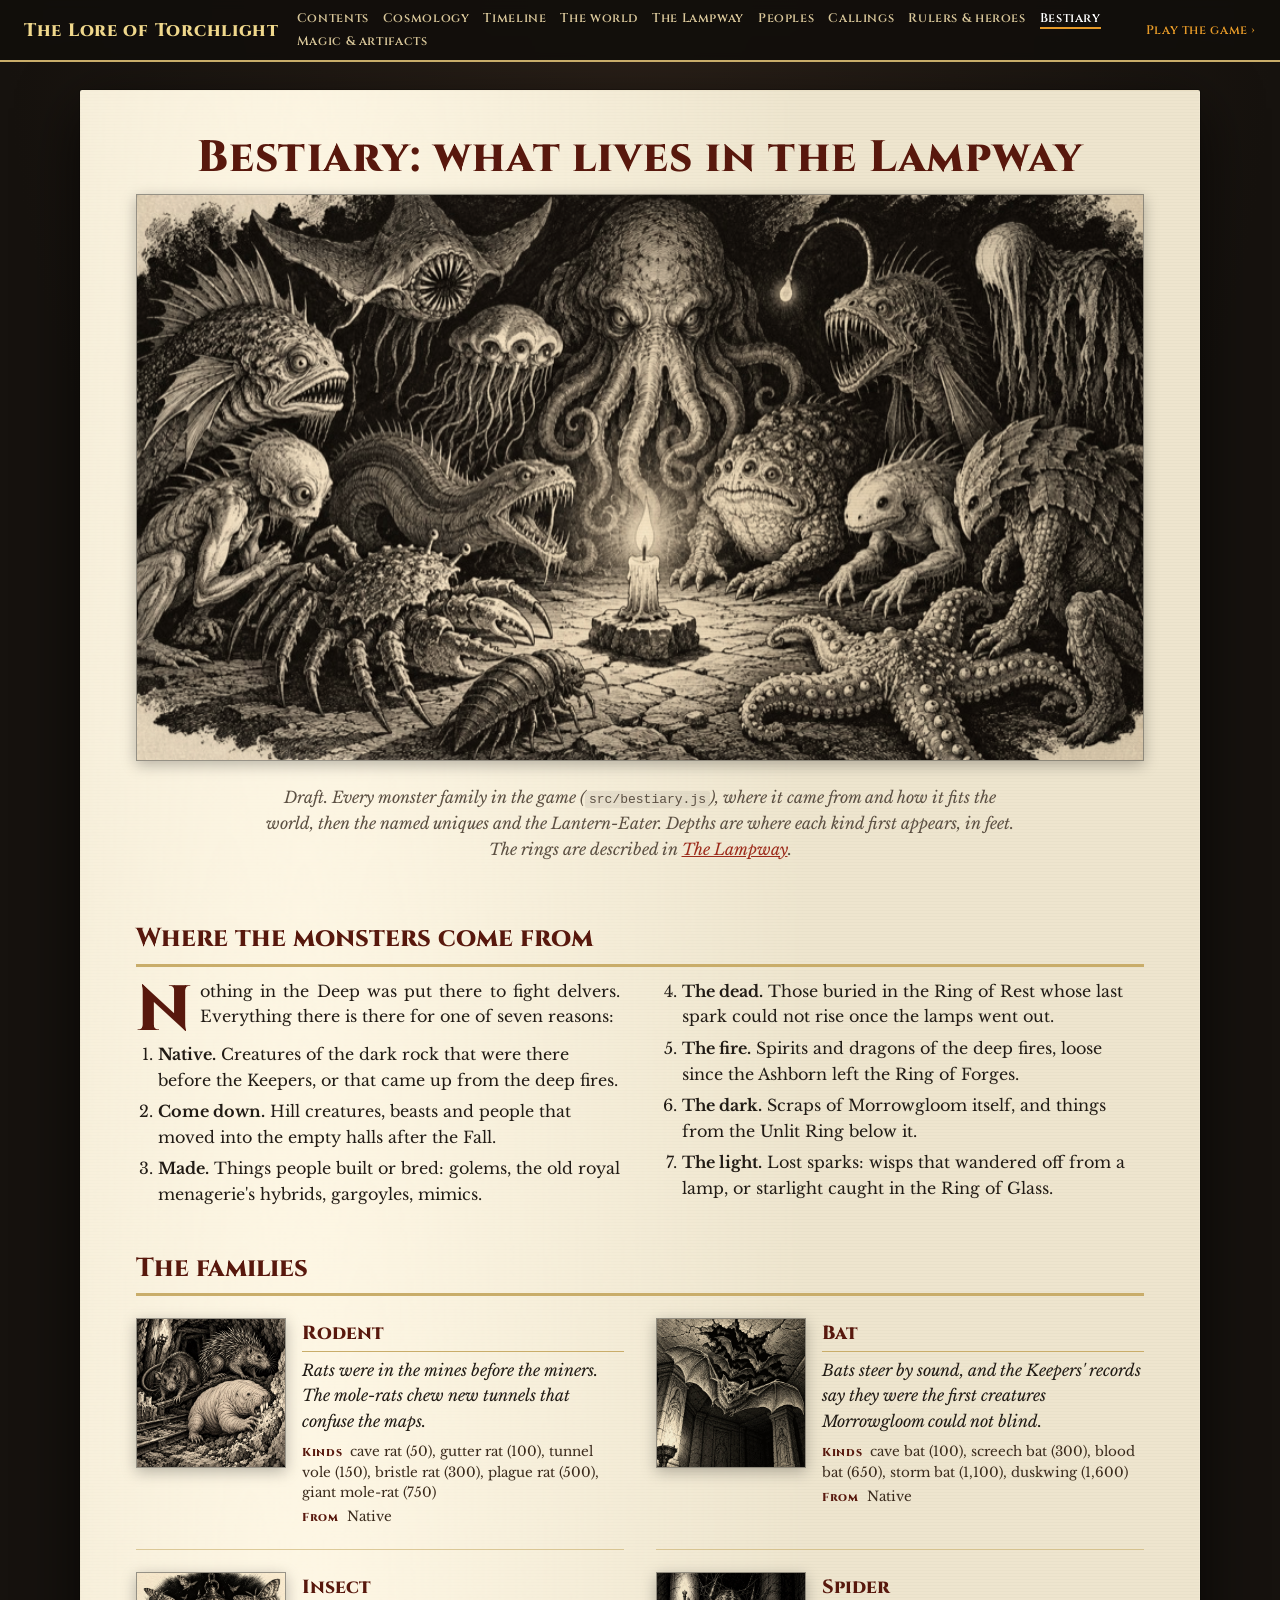
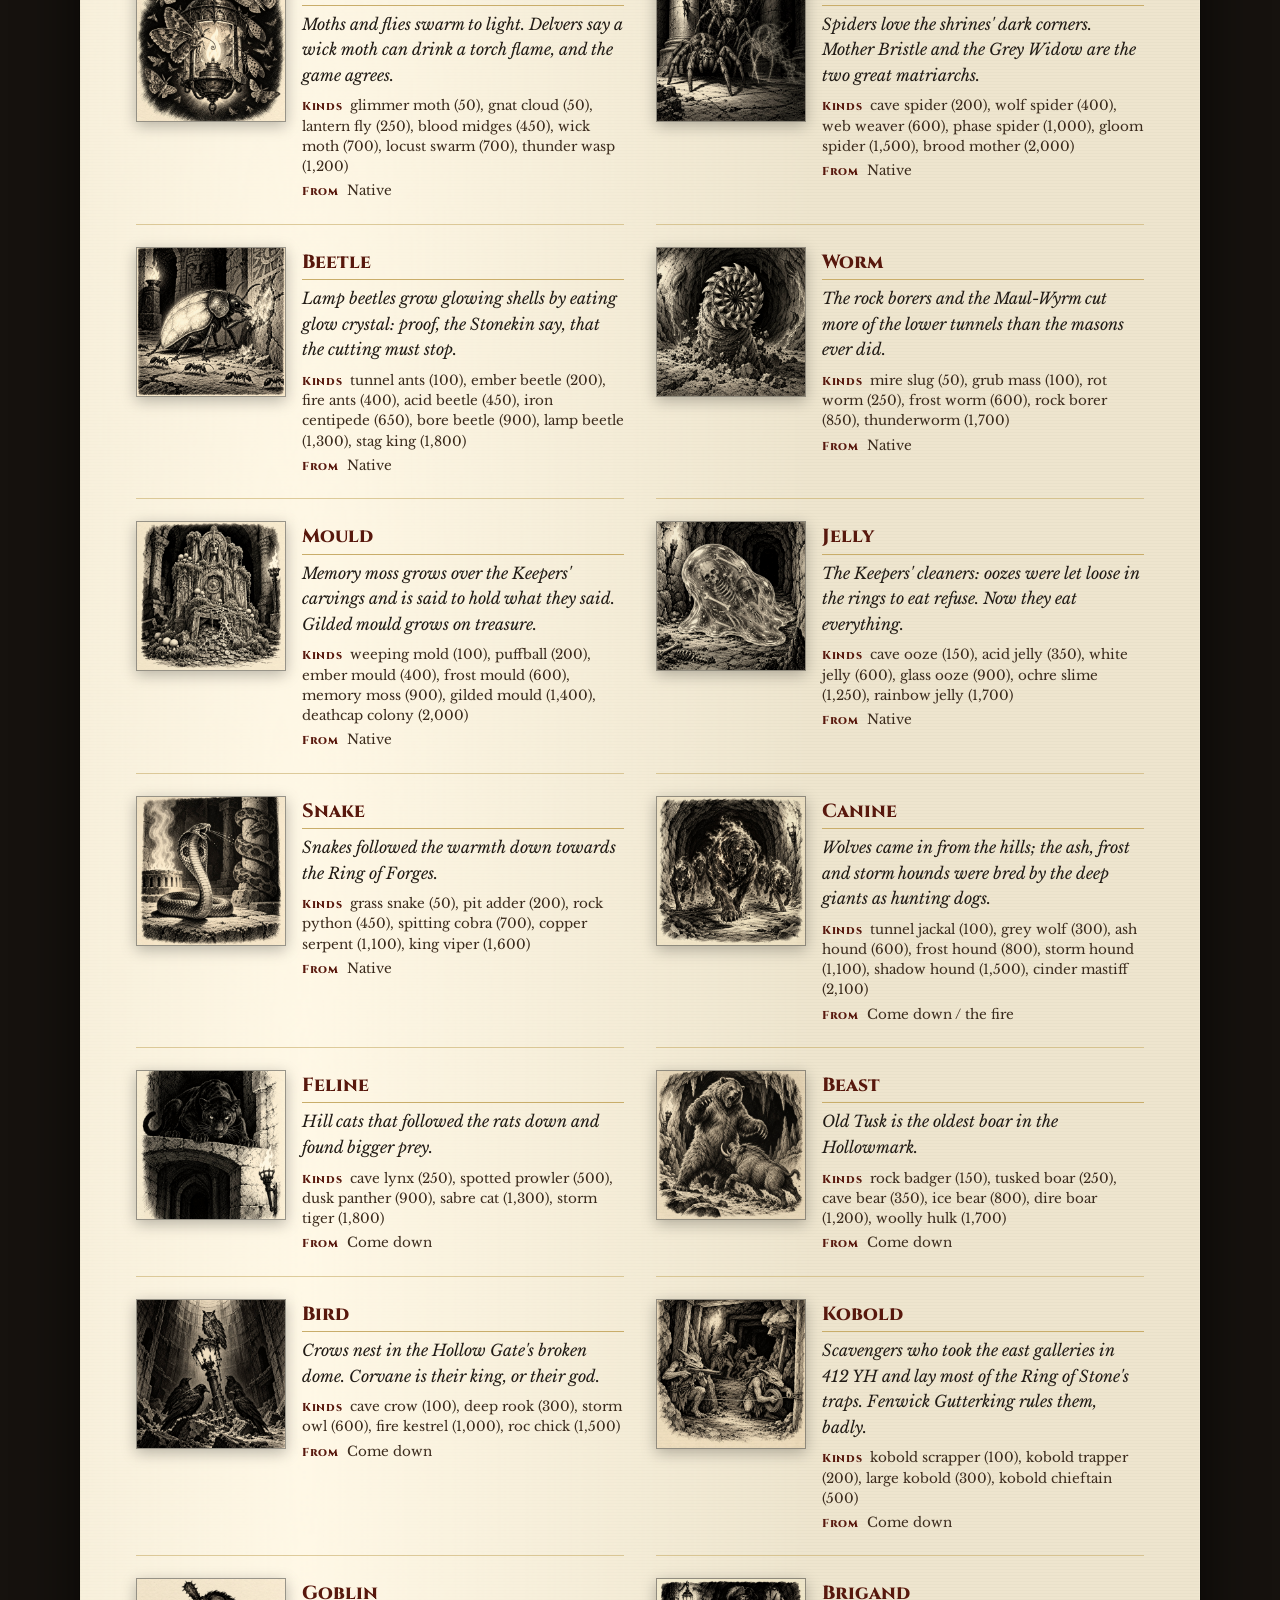
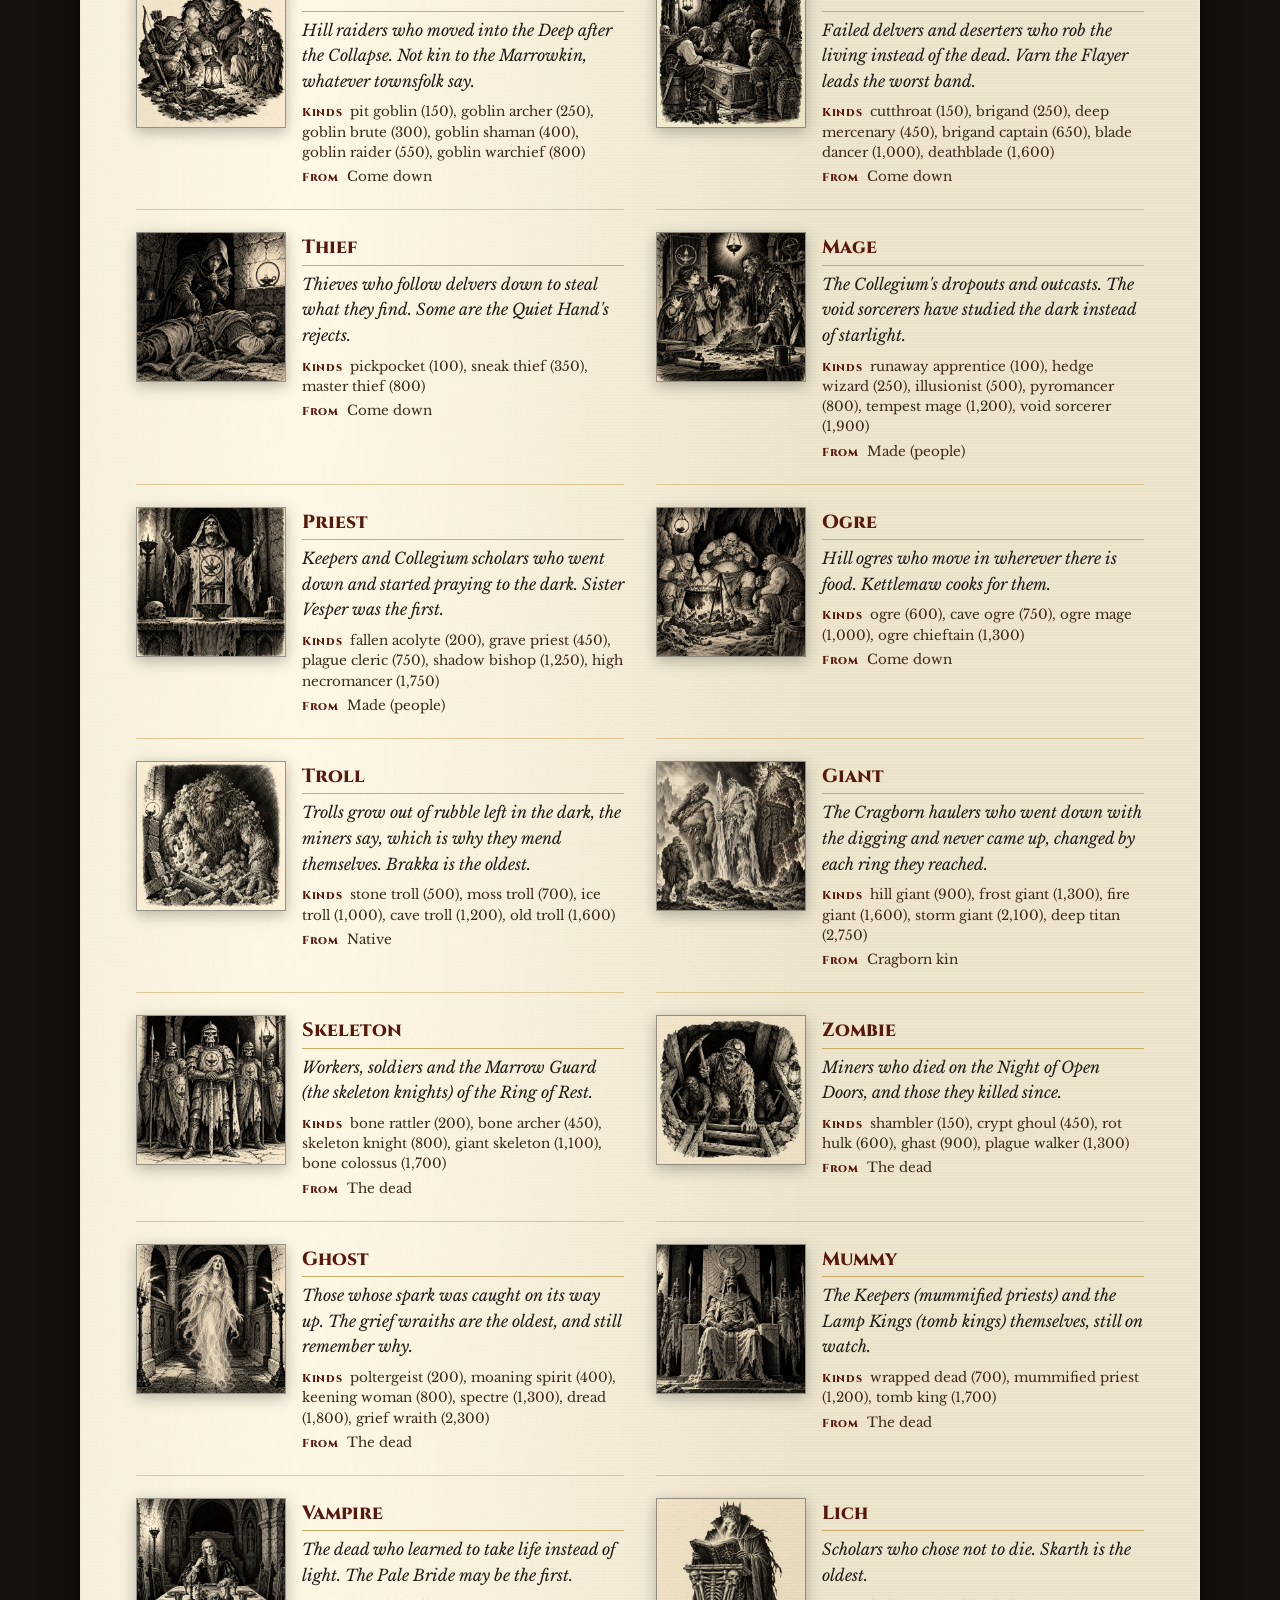
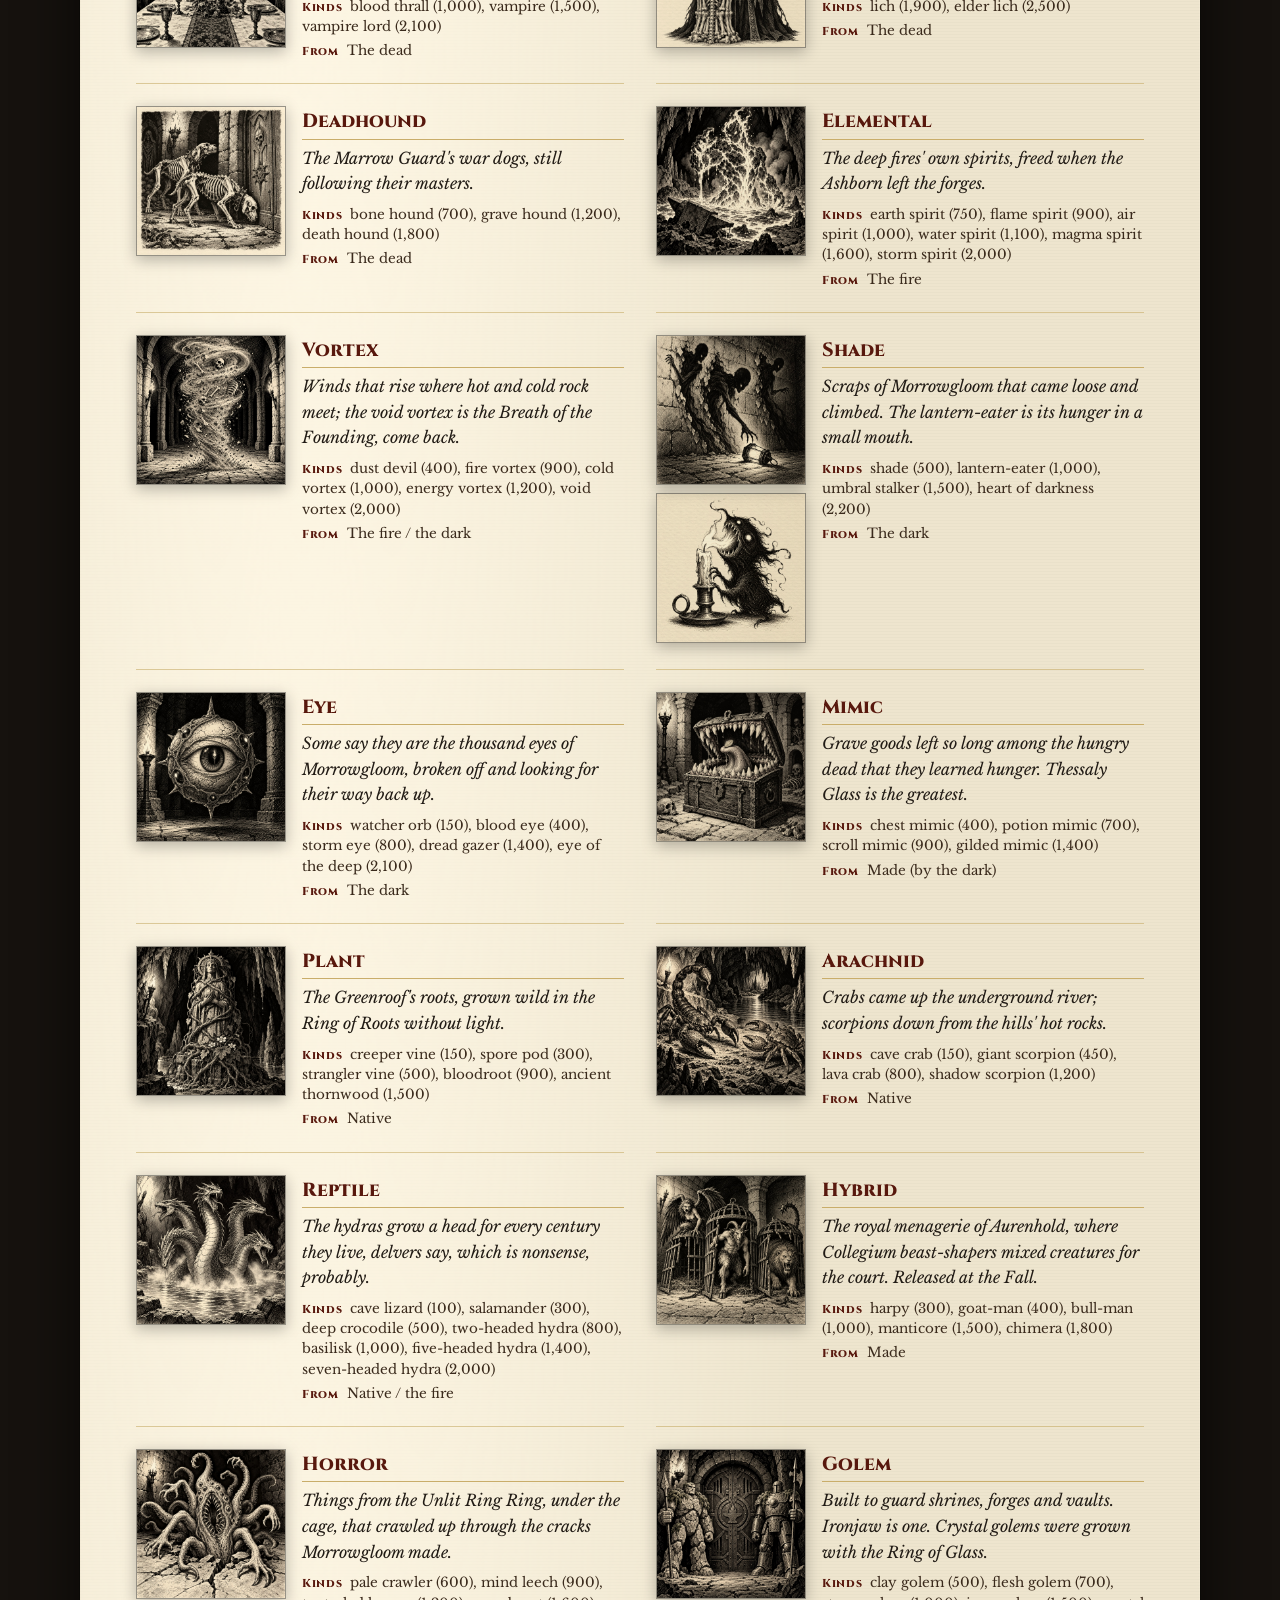
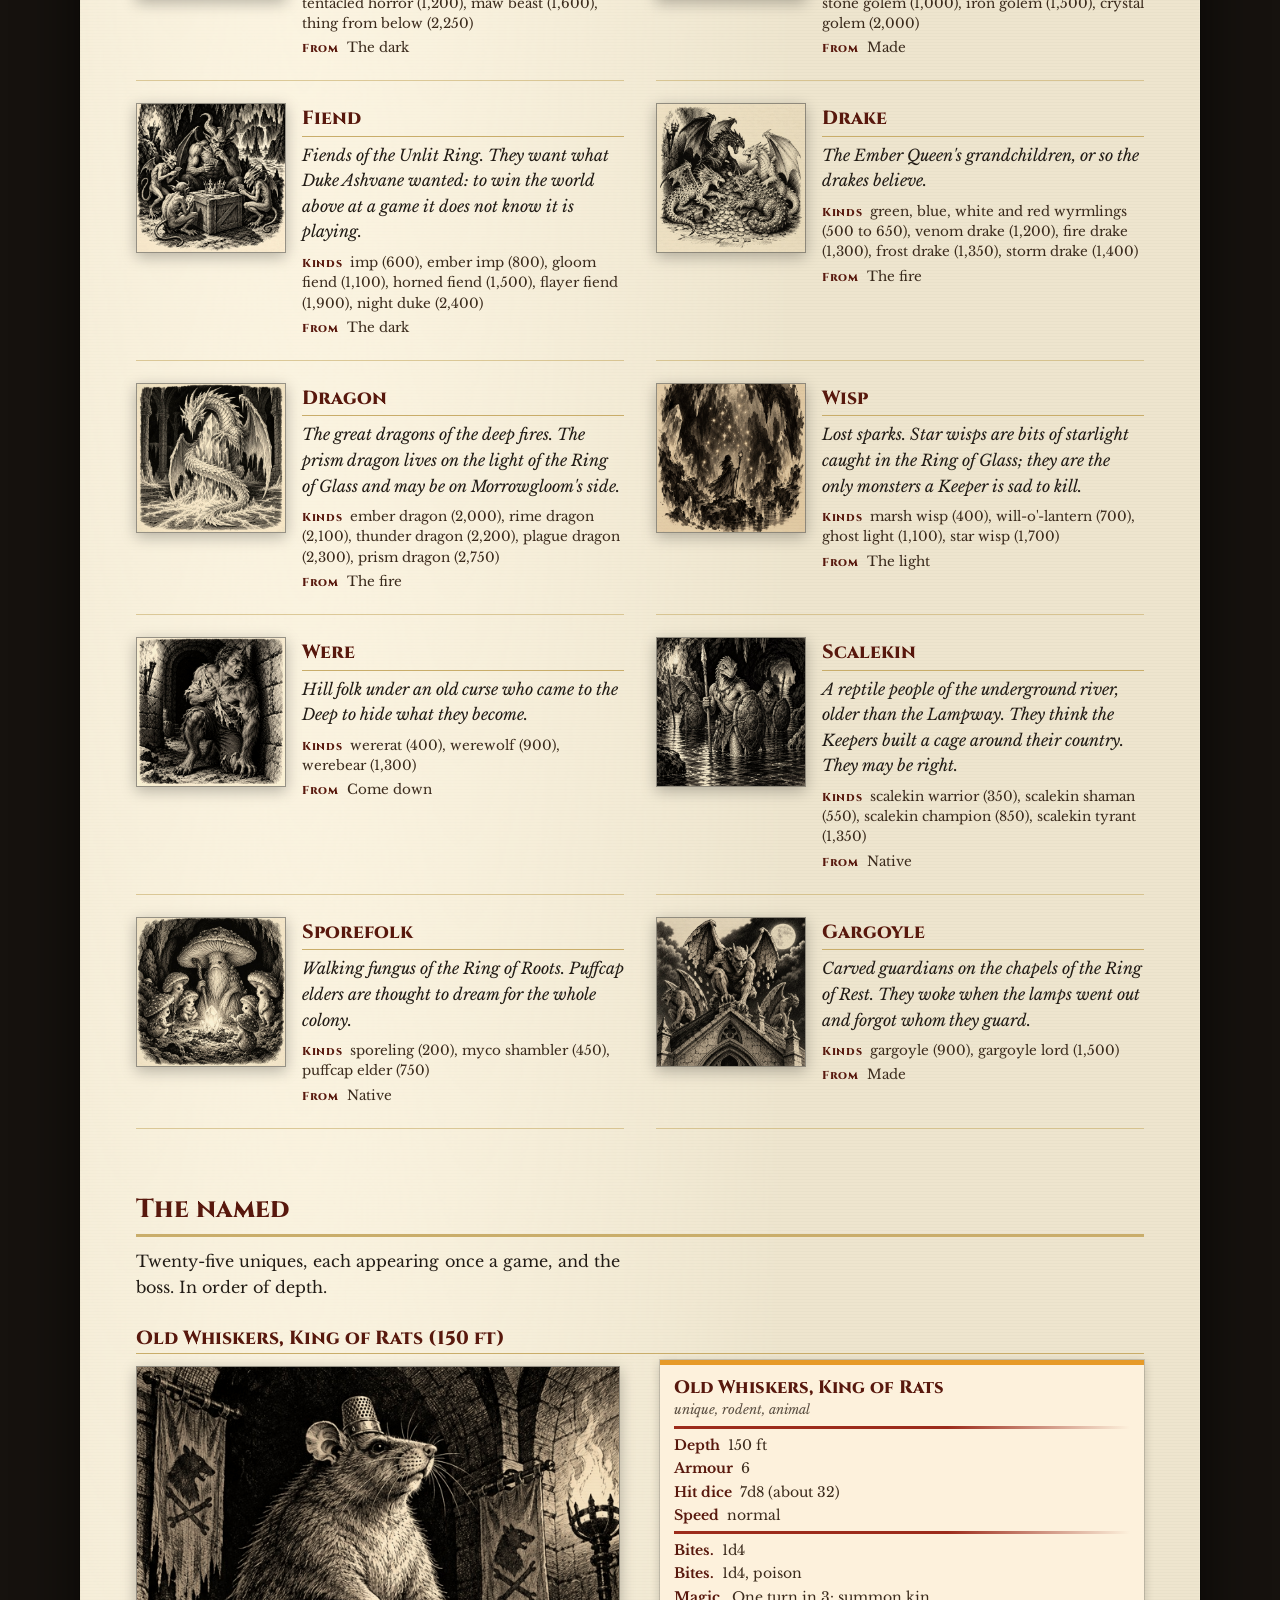
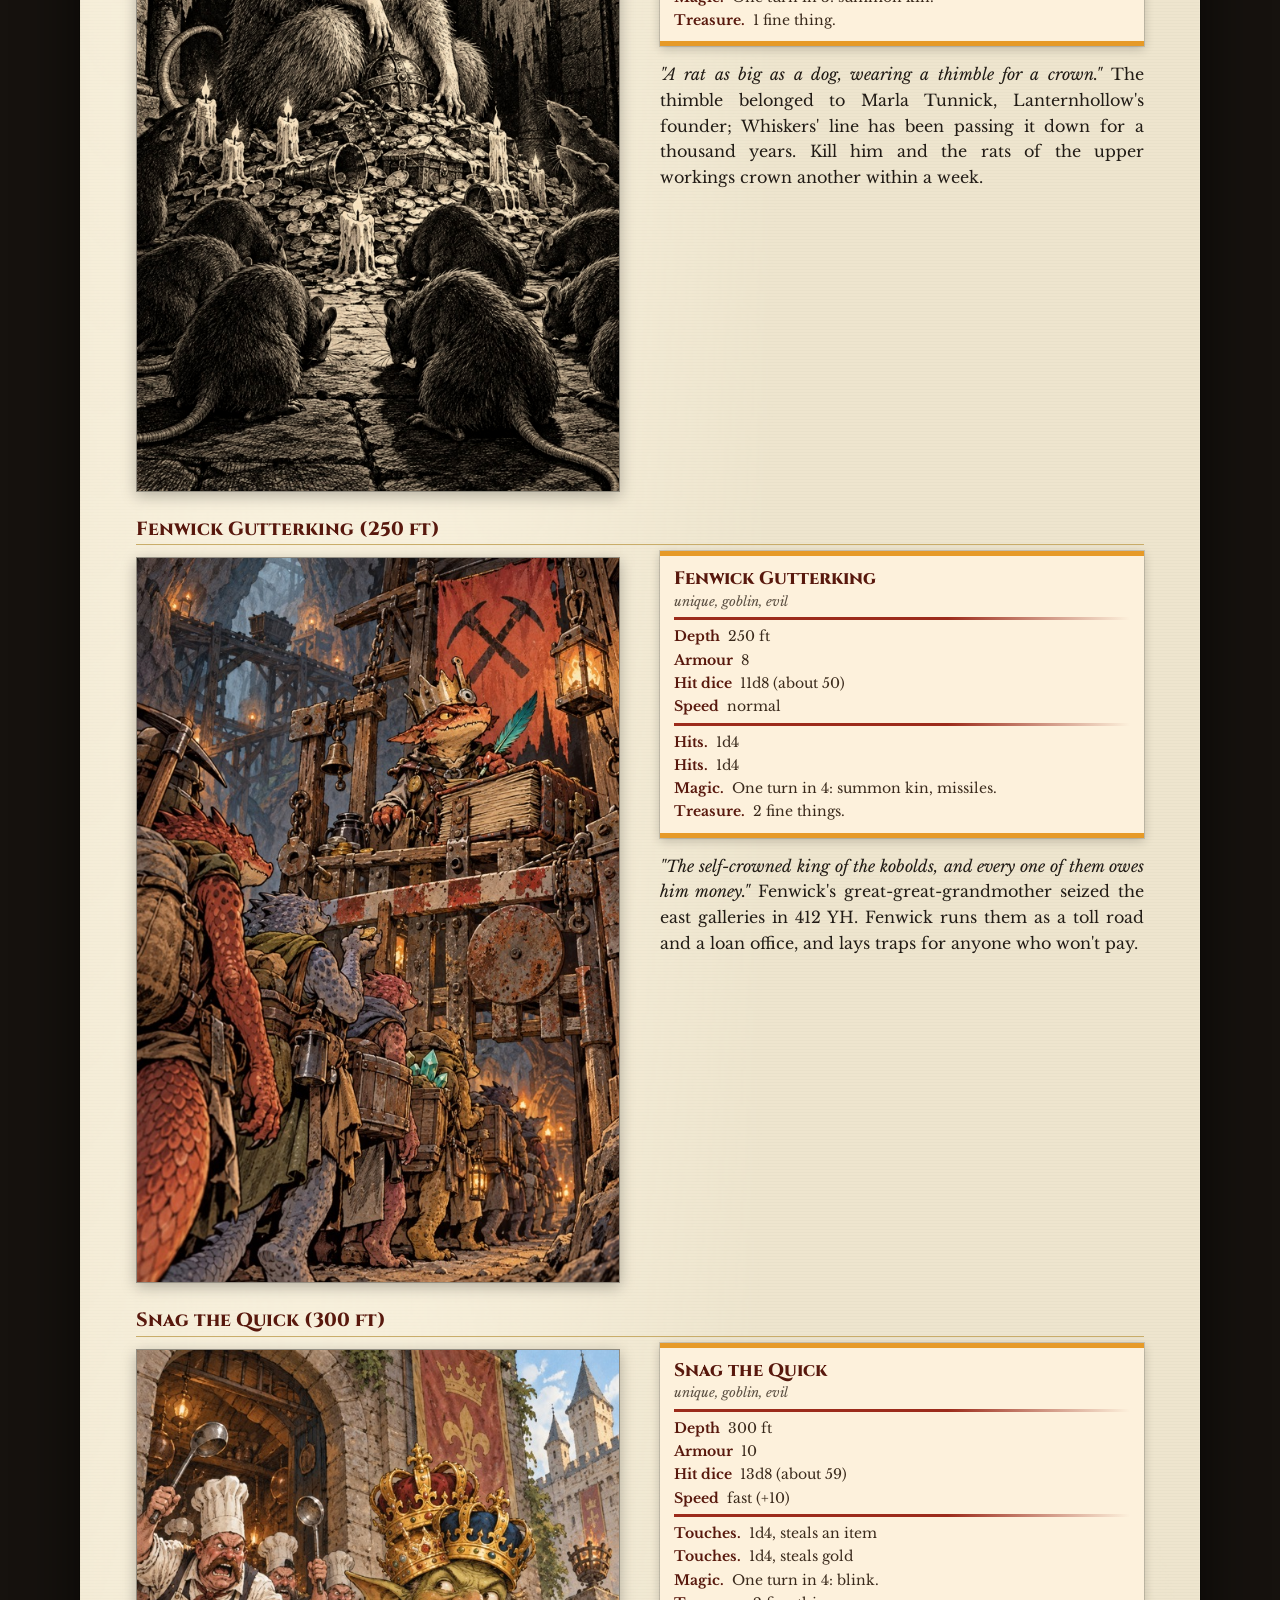
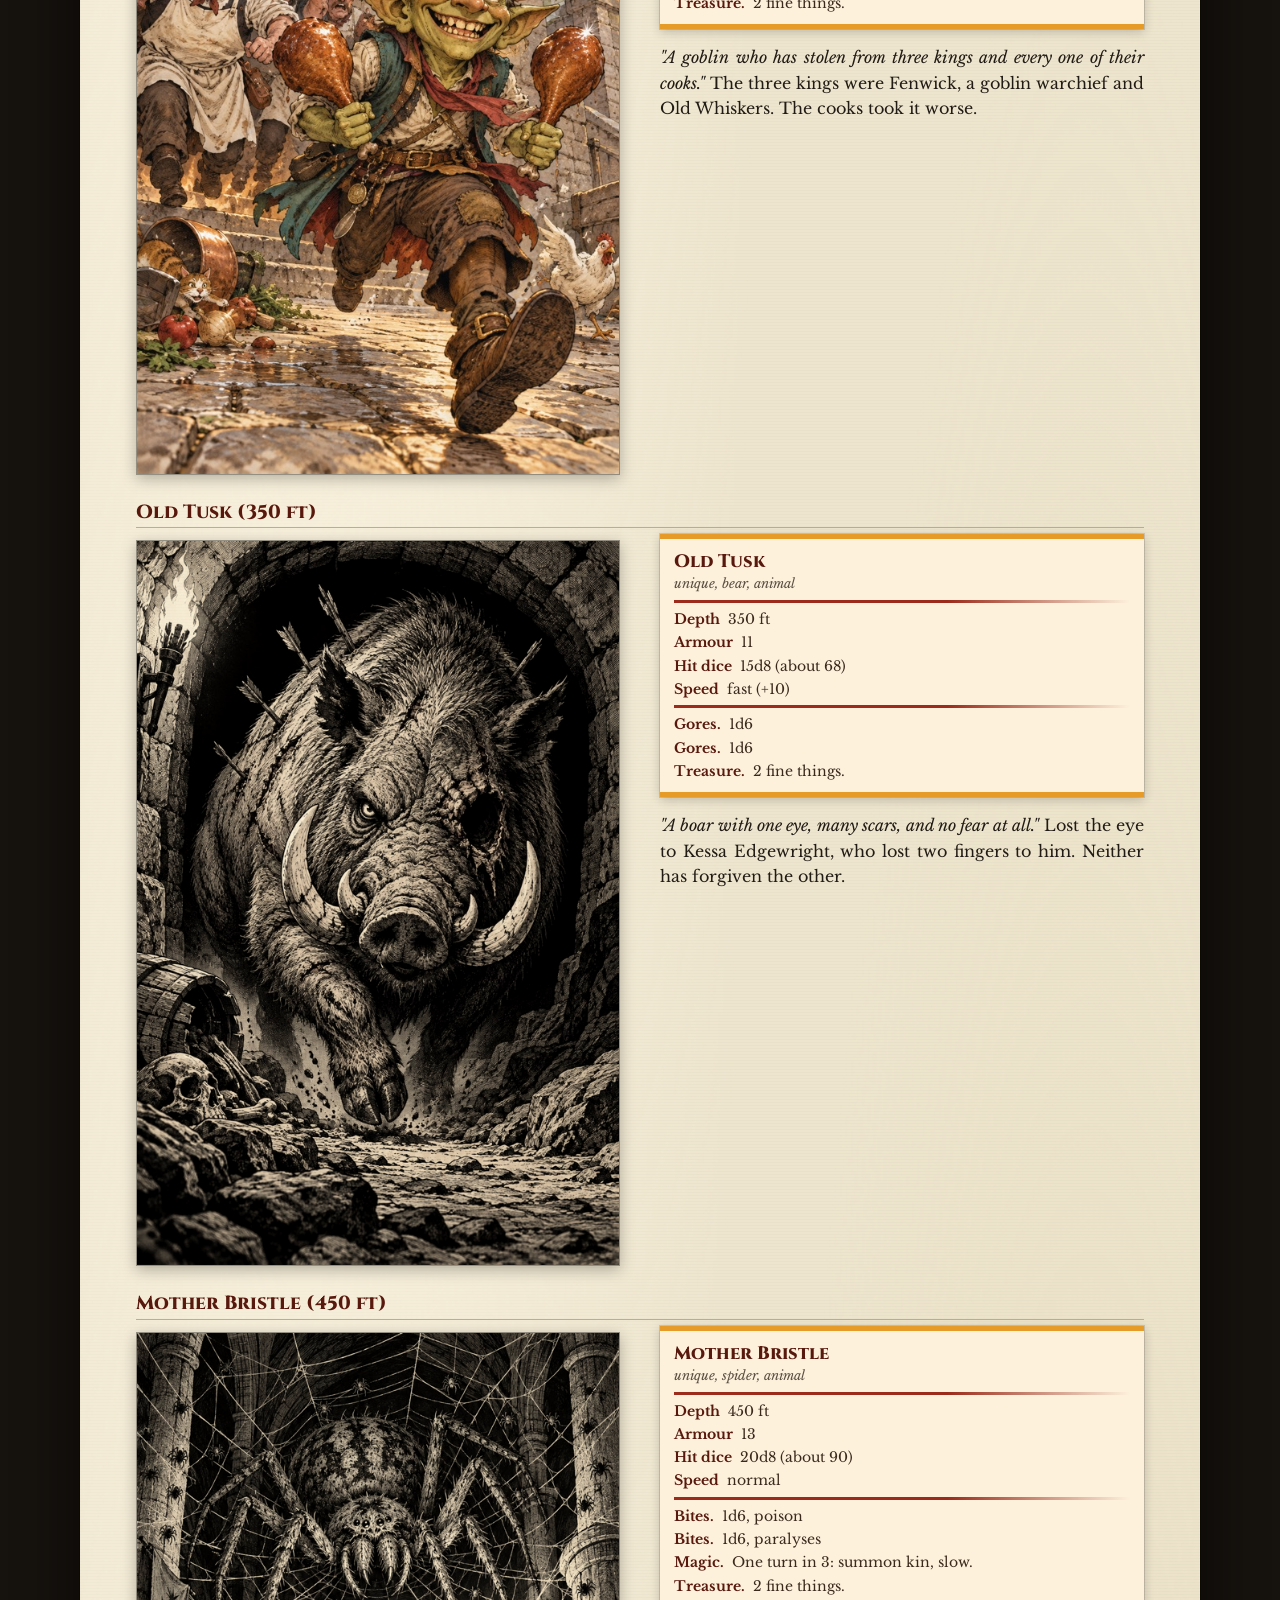
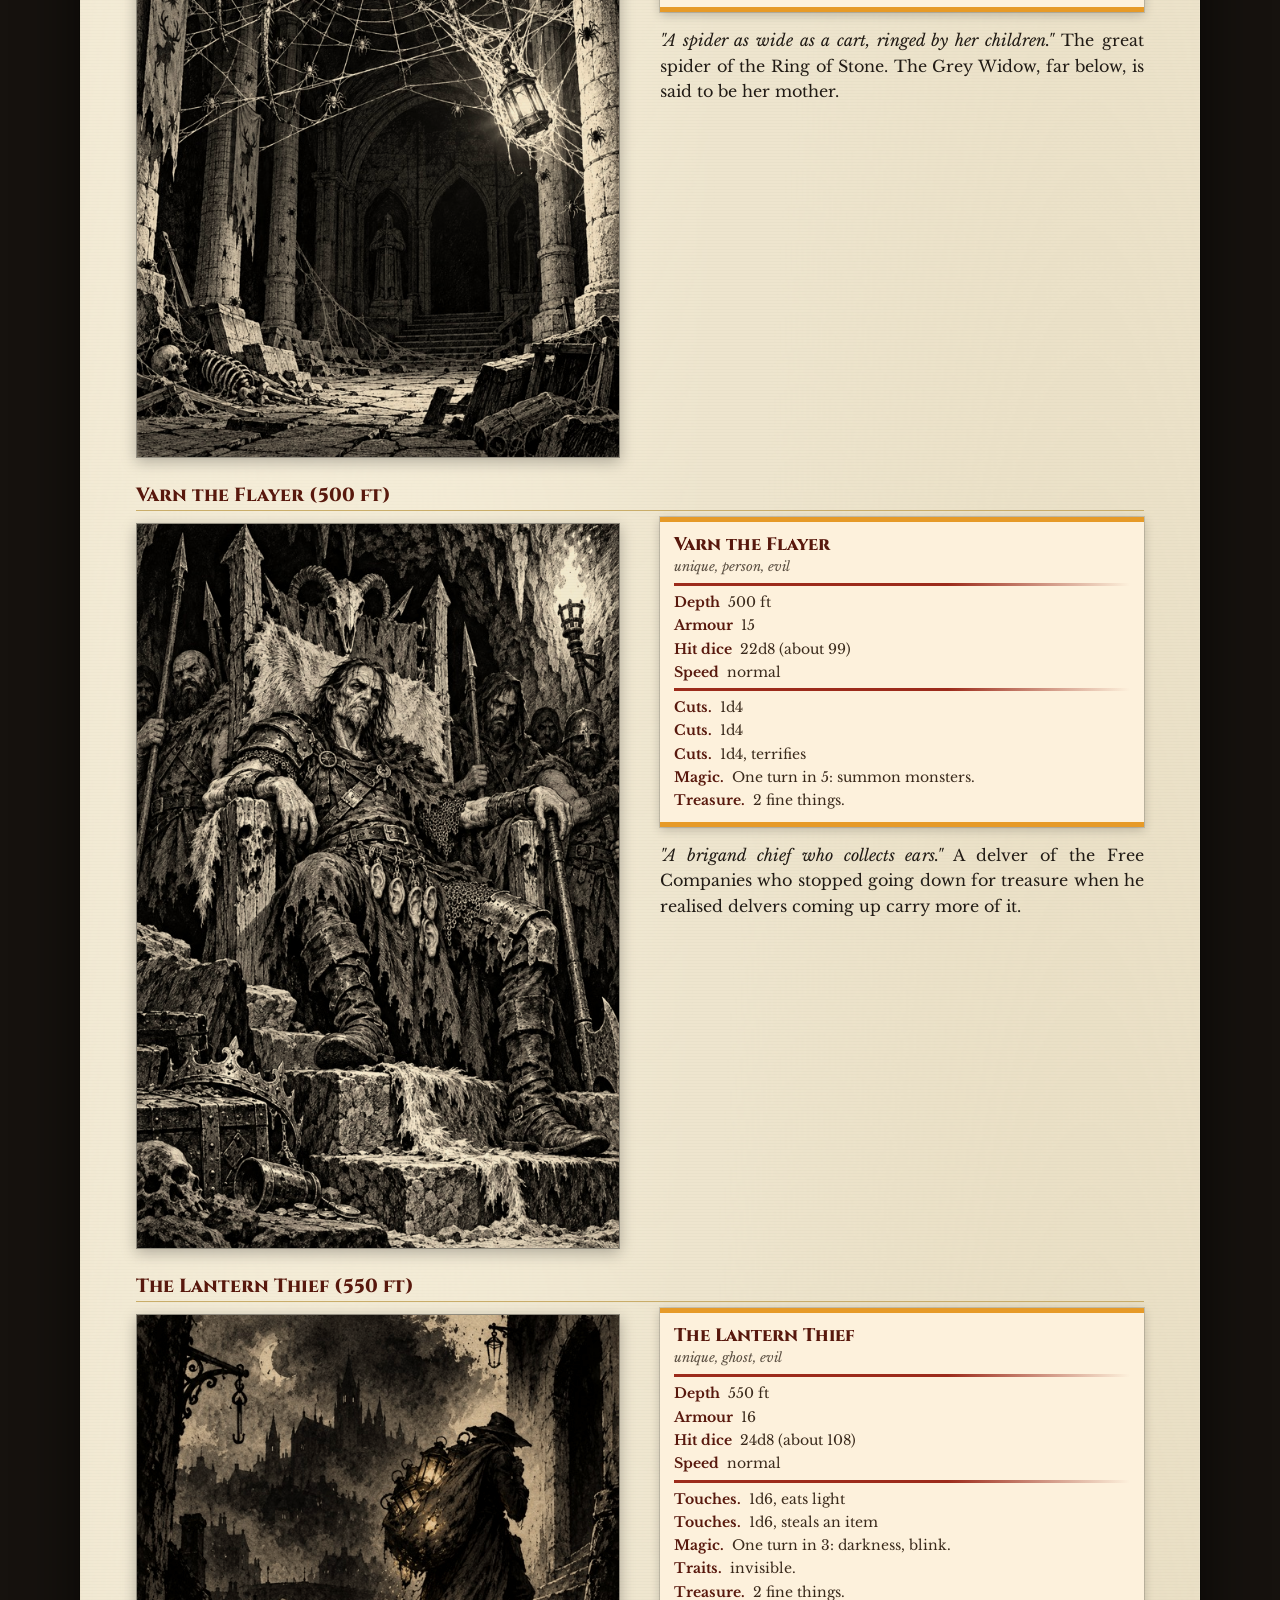
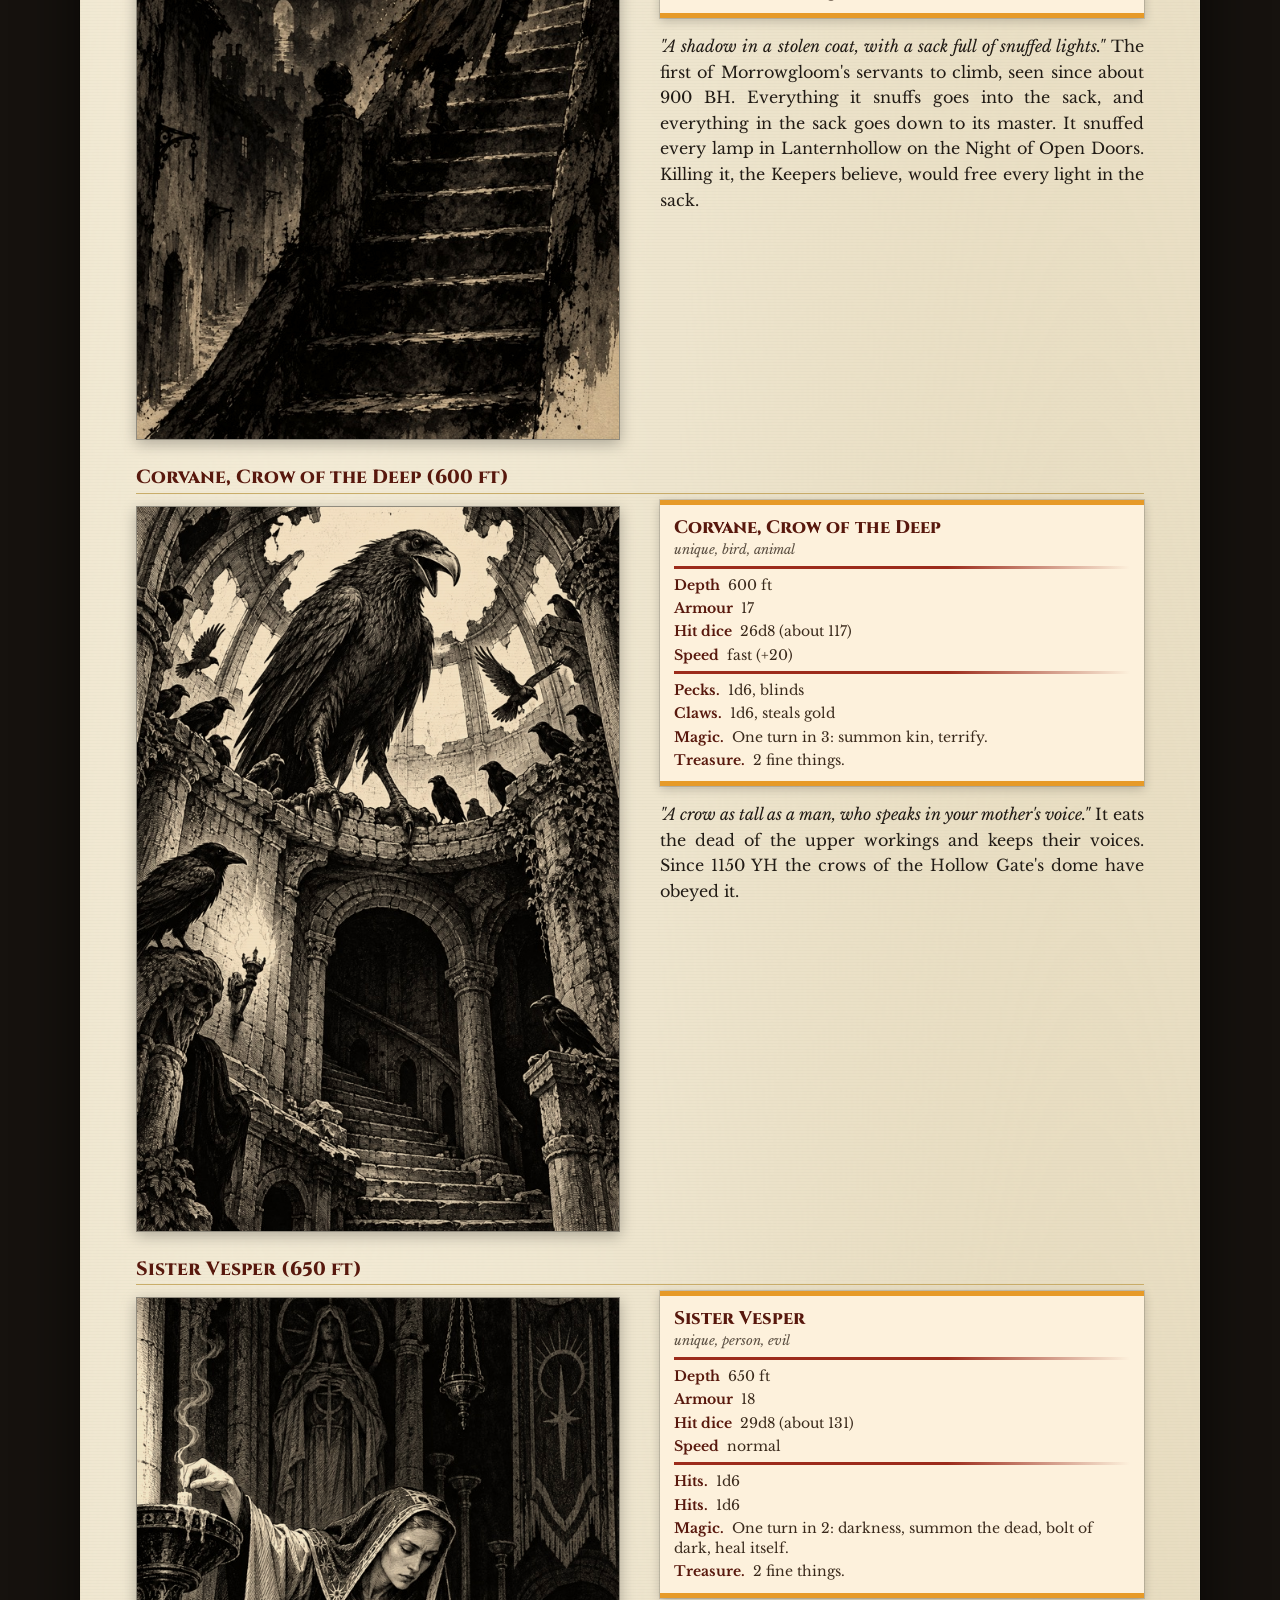
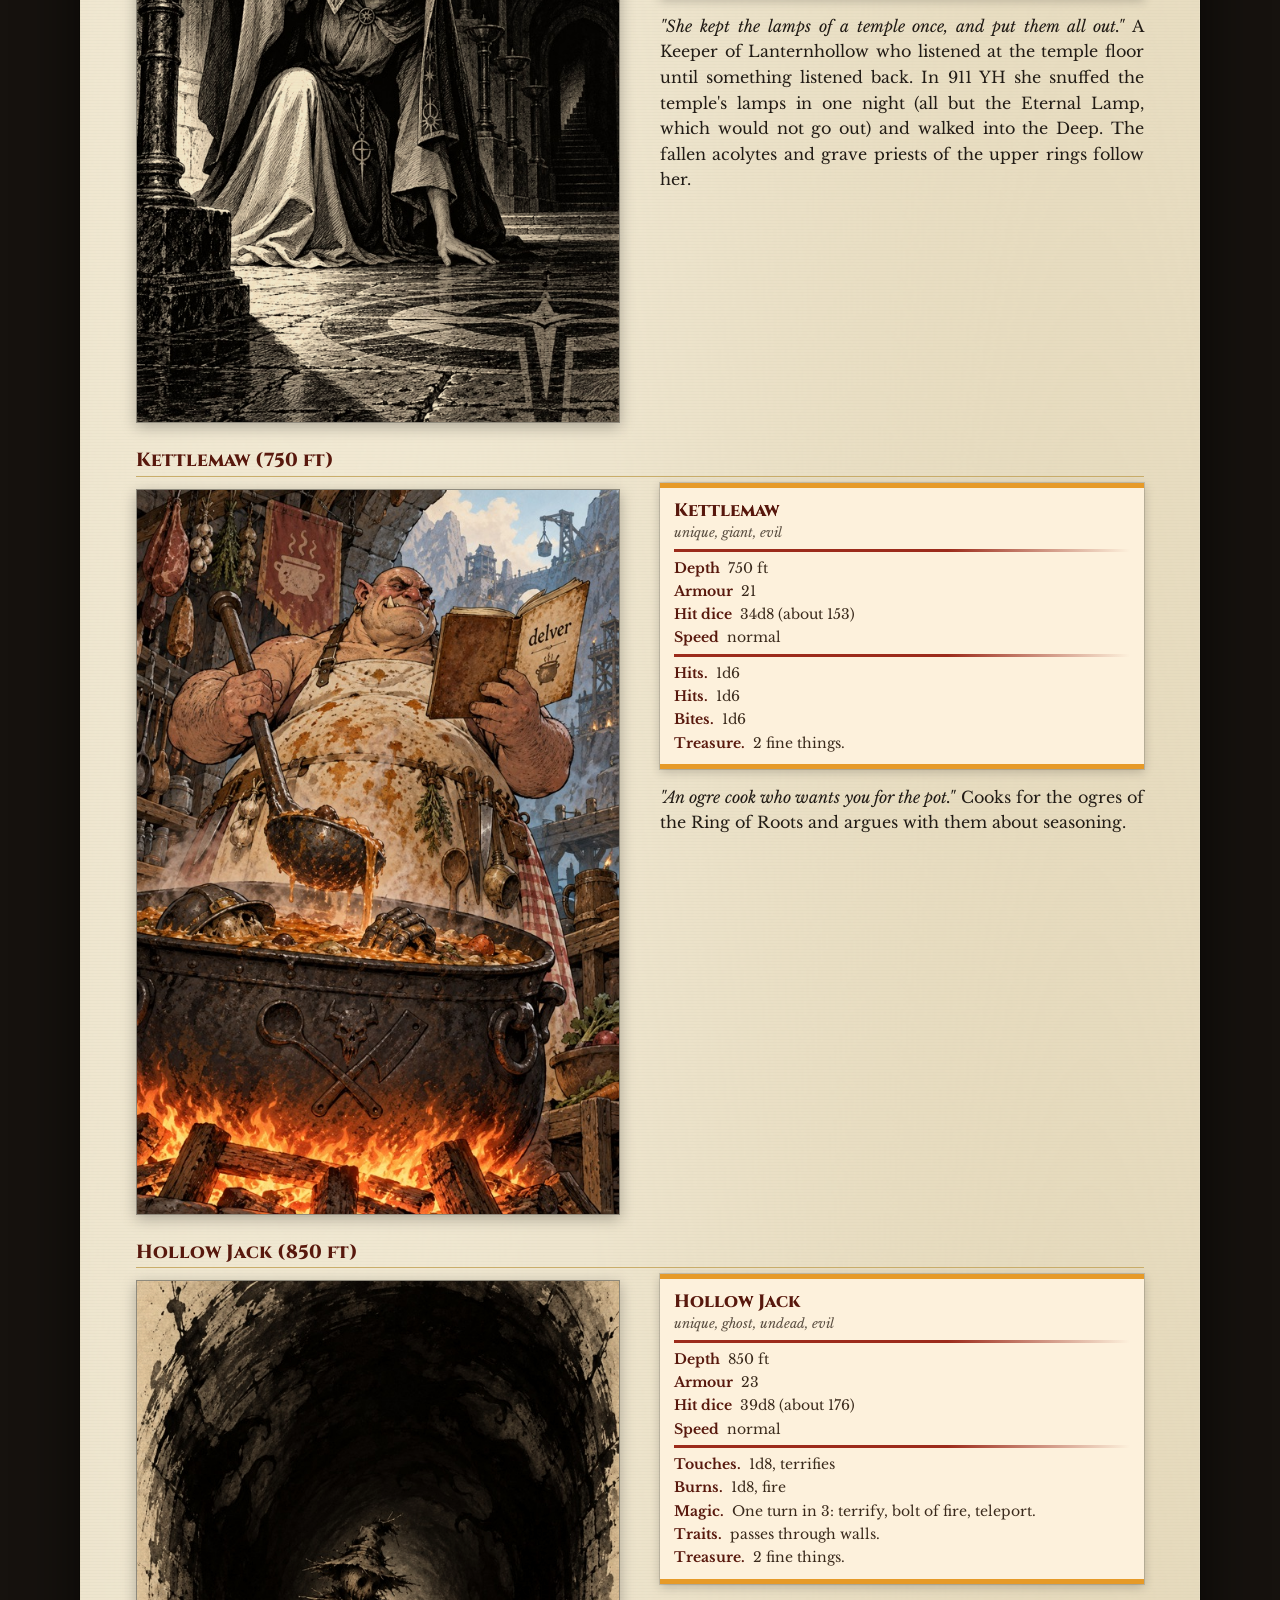
<file: lore/08-bestiary.html>
<!doctype html>
<html lang="en"><head><meta charset="utf-8"><meta name="viewport" content="width=device-width, initial-scale=1">
<title>Bestiary: what lives in the Lampway · The Lore of Torchlight</title><meta name="color-scheme" content="light">
<meta property="og:title" content="Bestiary: what lives in the Lampway · The Lore of Torchlight"><meta property="og:description" content="Twenty-five uniques, each appearing once a game, and the boss. In order of depth."><meta name="description" content="Twenty-five uniques, each appearing once a game, and the boss. In order of depth.">
<meta property="og:image" content="https://dungeon.hensap.id/lore/art/web/opener-bestiary.jpg"><meta name="twitter:card" content="summary_large_image">
<link rel="icon" href="../favicon.svg"><link rel="preconnect" href="https://fonts.googleapis.com"><link rel="preconnect" href="https://fonts.gstatic.com" crossorigin>
<link href="https://fonts.googleapis.com/css2?family=Cinzel:wght@600;800&family=Libre+Baskerville:ital,wght@0,400;0,700;1,400&display=swap" rel="stylesheet">
<style>/* The Lore of Torchlight: a fantasy rulebook look. Parchment, two columns, red small-caps headings, drop caps,
   tinted tables and notes, stat blocks with copper bars. Built into every page by lore/build.js. */
:root {
  --parchment: #eee5ce; --paper: #f7f0dc; --ink: #211b15; --dim: #5c5043; --red: #58180d; --red-2: #9c2b1b;
  --gold: #c9ad6a; --note: #e0e5c1; --row: #e9e2c8; --stat: #fdf1dc; --copper: #e69a28; --night: #16120e;
}
* { box-sizing: border-box; }
html { color-scheme: light; }
body {
  margin: 0; color: var(--ink); font: 16px/1.6 "Libre Baskerville", Georgia, "Times New Roman", serif;
  background: var(--night) radial-gradient(ellipse at top, #2a2018 0, var(--night) 70%) fixed;
}
a { color: var(--red-2); }
header {
  position: sticky; top: 0; z-index: 5; display: flex; align-items: center; gap: 18px; flex-wrap: wrap;
  padding: 10px 24px; background: #120e0bee; border-bottom: 2px solid var(--gold); backdrop-filter: blur(4px);
}
header .brand { font: 800 18px "Cinzel", serif; color: #f0d88c; text-decoration: none; letter-spacing: .04em; }
header nav { display: flex; flex-wrap: wrap; gap: 4px 14px; flex: 1; }
header nav a, header .play { font: 600 12.5px "Cinzel", serif; color: #d9c79a; text-decoration: none; letter-spacing: .05em; }
header nav a[aria-current] { color: #fff; border-bottom: 2px solid var(--copper); }
header .play { color: var(--copper); }

/* the page itself */
main {
  max-width: 1120px; margin: 28px auto; padding: 44px 56px 56px; background-color: var(--parchment);
  background-image: radial-gradient(ellipse at 20% 10%, #fff8e6 0, #fff8e600 40%), radial-gradient(ellipse at 90% 90%, #d9c9a2 0, #d9c9a200 45%),
    repeating-linear-gradient(0deg, #00000005 0 1px, transparent 1px 3px);
  box-shadow: 0 0 0 1px #00000033, 0 18px 60px #000000aa; border-radius: 2px;
}
.flow { columns: 2 300px; column-gap: 40px; }
h1, h2, h3, h4 { font-family: "Cinzel", serif; color: var(--red); font-weight: 800; break-after: avoid; }
h1 { font-size: 44px; line-height: 1.1; margin: 0 0 6px; letter-spacing: .02em; text-align: center; }
h2 { font-size: 26px; margin: 34px 0 12px; padding-bottom: 4px; border-bottom: 3px solid var(--gold); }
h3 { font-size: 19px; margin: 22px 0 6px; border-bottom: 1px solid var(--gold); }
p { margin: 0 0 12px; text-align: justify; hyphens: auto; }
p.intro { text-align: center; font-style: italic; color: var(--dim); max-width: 760px; margin: 6px auto 22px; }
p.first::first-letter {
  float: left; font: 800 64px/0.82 "Cinzel", serif; color: var(--red); padding: 6px 8px 0 0;
}
ul, ol { margin: 0 0 12px; padding-left: 22px; } li { margin: 0 0 6px; }
code { font: 13px ui-monospace, Menlo, monospace; background: #00000010; padding: 1px 4px; border-radius: 2px; }
hr.rule { border: 0; height: 3px; margin: 26px 0; background: linear-gradient(90deg, transparent, var(--red-2), transparent); }

/* tables: full width, tinted rows */
table { width: 100%; border-collapse: collapse; margin: 6px 0 22px; font-size: 14.5px; line-height: 1.45; }
th { font: 800 13px "Cinzel", serif; color: var(--red); text-align: left; padding: 6px 10px; border-bottom: 2px solid var(--gold); }
td { padding: 7px 10px; vertical-align: top; }
tbody tr:nth-child(odd) { background: var(--row); }
td:first-child { font-weight: 700; white-space: nowrap; }
.\31 0-illustrations td:first-child, .\30 8-bestiary td:nth-child(2) { white-space: normal; }

/* notes: the green boxes of a rulebook */
blockquote {
  break-inside: avoid; margin: 8px 0 18px; padding: 14px 18px; background: var(--note); font-size: 14.5px;
  border-top: 3px solid var(--ink); border-bottom: 3px solid var(--ink); box-shadow: 0 2px 8px #0002;
}

/* illustrations: a drawn picture, or a placeholder frame until it exists */
figure { margin: 6px 0 18px; break-inside: avoid; }
figure.cover { margin: 0 auto 26px; max-width: 520px; }
figure.cover img { width: 100%; display: block; box-shadow: 0 8px 26px #0007; border: 6px solid var(--paper); }
.plates { break-inside: avoid; }
.plates.nmany { display: grid; grid-template-columns: repeat(auto-fill, minmax(150px, 1fr)); gap: 14px; margin: 8px 0 20px; }
.plates.nmany figure { margin: 0; } .plates.nmany figure.wide { grid-column: 1 / -1; } .plates.nmany { align-items: start; }
figure.art.wide { }
.art img, .art .slot { width: 100%; aspect-ratio: var(--ratio); display: block; object-fit: cover; }
.art img { border: 1px solid #0006; box-shadow: 0 4px 14px #0004; }
.art.style-A img, .art.style-B img { filter: sepia(.08) contrast(1.02); mix-blend-mode: multiply; }
.art .slot {
  display: flex; flex-direction: column; justify-content: center; gap: 8px; padding: 18px; text-align: center; color: var(--dim);
  border: 2px dashed #8a7458; outline: 1px solid #8a745855; outline-offset: -8px; font-size: 13px; line-height: 1.45;
  background: repeating-linear-gradient(45deg, #00000008 0 2px, transparent 2px 7px), repeating-linear-gradient(-45deg, #00000006 0 2px, transparent 2px 7px), var(--paper);
}
.art .slot b { font: 800 14px "Cinzel", serif; color: var(--red); letter-spacing: .06em; }
.art .slot small { font: 11px ui-monospace, Menlo, monospace; color: #8a7458; }
.plates.nmany .slot { font-size: 11.5px; padding: 12px; }
.plates.nmany .slot span { display: -webkit-box; -webkit-line-clamp: 6; -webkit-box-orient: vertical; overflow: hidden; }

/* the bestiary's families: each plate beside its own description */
.families { display: grid; grid-template-columns: repeat(auto-fill, minmax(440px, 1fr)); gap: 22px 32px; margin: 10px 0 26px; }
.family { display: grid; grid-template-columns: 150px 1fr; gap: 16px; align-items: start; padding-bottom: 18px; border-bottom: 1px solid #c9ad6a99; }
.family .fam-art figure { margin: 0 0 8px; }
.family .slot { font-size: 10.5px; padding: 8px; gap: 4px; } .family .slot span { display: -webkit-box; -webkit-line-clamp: 5; -webkit-box-orient: vertical; overflow: hidden; }
.family h4 { margin: 0 0 6px; font-size: 19px; color: var(--red); border-bottom: 1px solid var(--gold); padding-bottom: 2px; }
.family p { text-align: left; hyphens: manual; }
.fam-lore { font-style: italic; margin: 0 0 8px; }
.fam-kinds, .fam-source { font-size: 13.5px; line-height: 1.5; margin: 0 0 4px; color: #3a2a1c; }
.fam-kinds b, .fam-source b { font: 800 11.5px "Cinzel", serif; color: var(--red); letter-spacing: .06em; margin-right: 4px; }

/* stat blocks for the named monsters */
aside.stat {
  break-inside: avoid; margin: 6px 0 16px; padding: 10px 14px 8px; background: var(--stat); font: 14px/1.45 "Libre Baskerville", serif;
  border-top: 5px solid var(--copper); border-bottom: 5px solid var(--copper); box-shadow: 0 0 0 1px #0002, 0 3px 10px #0003;
}
aside.stat h4 { margin: 0; font-size: 18px; color: var(--red); }
aside.stat > i { display: block; color: var(--dim); font-size: 13px; margin-bottom: 4px; }
aside.stat hr { border: 0; height: 3px; margin: 6px 0; background: linear-gradient(90deg, var(--red-2), var(--red-2) 60%, transparent); }
aside.stat p { margin: 0 0 3px; text-align: left; color: var(--red); }
aside.stat p b { color: var(--red); } aside.stat p { color: #3a2a1c; } aside.stat p b { margin-right: 4px; }

footer {
  max-width: 1120px; margin: 0 auto 40px; padding: 0 8px; display: flex; justify-content: space-between; align-items: center; gap: 12px;
  font: 600 14px "Cinzel", serif;
}
footer a { color: #f0d88c; text-decoration: none; } footer .draft { color: #8d7c5c; font: italic 12px "Libre Baskerville", serif; }

@media (max-width: 760px){
  header { position: static; padding: 8px 16px; gap: 8px; } header nav { order: 3; flex-basis: 100%; }
  main { margin: 0; padding: 26px 16px 36px; columns: 1; border-radius: 0; }
  h1 { font-size: 32px; } h2 { font-size: 22px; }
  table { display: block; overflow-x: auto; font-size: 13.5px; } td:first-child { white-space: normal; }
  .families { grid-template-columns: 1fr; } .family { grid-template-columns: 104px 1fr; gap: 12px; }
  p { text-align: left; } footer { padding: 0 16px; }
}
@media print {
  body { background: none; } header, footer { display: none; } main { box-shadow: none; margin: 0; max-width: none; }
}
</style></head>
<body><header><a class="brand" href="index.html">The Lore of Torchlight</a><nav><a href="index.html">Contents</a><a href="01-cosmology.html">Cosmology</a><a href="02-timeline.html">Timeline</a><a href="03-world.html">The world</a><a href="04-the-lampway.html">The Lampway</a><a href="05-peoples.html">Peoples</a><a href="06-callings.html">Callings</a><a href="07-rulers-and-heroes.html">Rulers & heroes</a><a href="08-bestiary.html" aria-current="page">Bestiary</a><a href="09-magic-and-artifacts.html">Magic & artifacts</a></nav><a class="play" href="../">Play the game ›</a></header>
<main class="08-bestiary"><h1>Bestiary: what lives in the Lampway</h1>
<div class="flow">
</div>
<div class="plates n1"><figure class="art wide style-A" style="--ratio:16/9"><img src="art/web/opener-bestiary.jpg" alt="A delver's notebook page come to life: sketches of a dozen monsters of the Deep crowding round a single candle." loading="lazy"></figure></div>
<div class="flow">
</div>
<p class="intro"><i>Draft. Every monster family in the game (<code>src/bestiary.js</code>), where it came from and how it fits the world, then the named uniques and the Lantern-Eater. Depths are where each kind first appears, in feet. The rings are described in <a href="04-the-lampway.html">The Lampway</a>.</i></p>
<div class="flow">
</div>
<h2>Where the monsters come from</h2>
<div class="flow">
<p class="first">Nothing in the Deep was put there to fight delvers. Everything there is there for one of seven reasons:</p>
<ol><li value="1"><b>Native.</b> Creatures of the dark rock that were there before the Keepers, or that came up from the deep fires.</li><li value="2"><b>Come down.</b> Hill creatures, beasts and people that moved into the empty halls after the Fall.</li><li value="3"><b>Made.</b> Things people built or bred: golems, the old royal menagerie's hybrids, gargoyles, mimics.</li><li value="4"><b>The dead.</b> Those buried in the Ring of Rest whose last spark could not rise once the lamps went out.</li><li value="5"><b>The fire.</b> Spirits and dragons of the deep fires, loose since the Ashborn left the Ring of Forges.</li><li value="6"><b>The dark.</b> Scraps of Morrowgloom itself, and things from the Unlit Ring below it.</li><li value="7"><b>The light.</b> Lost sparks: wisps that wandered off from a lamp, or starlight caught in the Ring of Glass.</li></ol>
</div>
<h2>The families</h2>
<div class="flow">
</div>
<div class="families"><article class="family"><div class="fam-art"><figure class="art  style-A" style="--ratio:1/1"><img src="art/web/family-rodent.jpg" alt="Rats of the upper workings: a cave rat, a bristle rat with needle quills and a pink wrinkled giant mole-rat chewing through rock, among candle stubs and mine rails." loading="lazy"></figure></div><div class="fam-text"><h4>Rodent</h4><p class="fam-lore">Rats were in the mines before the miners. The mole-rats chew new tunnels that confuse the maps.</p>
            <p class="fam-kinds"><b>Kinds</b> cave rat (50), gutter rat (100), tunnel vole (150), bristle rat (300), plague rat (500), giant mole-rat (750)</p><p class="fam-source"><b>From</b> Native</p></div></article><article class="family"><div class="fam-art"><figure class="art  style-A" style="--ratio:1/1"><img src="art/web/family-bat.jpg" alt="Bats boiling out of a crack in a shrine ceiling, a screech bat in front with its mouth open in a shriek." loading="lazy"></figure></div><div class="fam-text"><h4>Bat</h4><p class="fam-lore">Bats steer by sound, and the Keepers' records say they were the first creatures Morrowgloom could not blind.</p>
            <p class="fam-kinds"><b>Kinds</b> cave bat (100), screech bat (300), blood bat (650), storm bat (1,100), duskwing (1,600)</p><p class="fam-source"><b>From</b> Native</p></div></article><article class="family"><div class="fam-art"><figure class="art  style-A" style="--ratio:1/1"><img src="art/web/family-insect.jpg" alt="Moths and lantern flies swarming a guttering lamp, one wick moth drinking the flame through a long curled tongue." loading="lazy"></figure></div><div class="fam-text"><h4>Insect</h4><p class="fam-lore">Moths and flies swarm to light. Delvers say a wick moth can drink a torch flame, and the game agrees.</p>
            <p class="fam-kinds"><b>Kinds</b> glimmer moth (50), gnat cloud (50), lantern fly (250), blood midges (450), wick moth (700), locust swarm (700), thunder wasp (1,200)</p><p class="fam-source"><b>From</b> Native</p></div></article><article class="family"><div class="fam-art"><figure class="art  style-A" style="--ratio:1/1"><img src="art/web/family-spider.jpg" alt="A wolf spider and a web weaver in a dark corner of a pillared hall, a phase spider half faded out beside them." loading="lazy"></figure></div><div class="fam-text"><h4>Spider</h4><p class="fam-lore">Spiders love the shrines' dark corners. Mother Bristle and the Grey Widow are the two great matriarchs.</p>
            <p class="fam-kinds"><b>Kinds</b> cave spider (200), wolf spider (400), web weaver (600), phase spider (1,000), gloom spider (1,500), brood mother (2,000)</p><p class="fam-source"><b>From</b> Native</p></div></article><article class="family"><div class="fam-art"><figure class="art  style-A" style="--ratio:1/1"><img src="art/web/family-beetle.jpg" alt="A lamp beetle with a softly glowing shell gnawing at a glow crystal in a shrine wall, fire ants marching past." loading="lazy"></figure></div><div class="fam-text"><h4>Beetle</h4><p class="fam-lore">Lamp beetles grow glowing shells by eating glow crystal: proof, the Stonekin say, that the cutting must stop.</p>
            <p class="fam-kinds"><b>Kinds</b> tunnel ants (100), ember beetle (200), fire ants (400), acid beetle (450), iron centipede (650), bore beetle (900), lamp beetle (1,300), stag king (1,800)</p><p class="fam-source"><b>From</b> Native</p></div></article><article class="family"><div class="fam-art"><figure class="art  style-A" style="--ratio:1/1"><img src="art/web/family-worm.jpg" alt="A rock borer bursting out of a tunnel floor, rings of grinding teeth, mire slugs leaving trails on the walls." loading="lazy"></figure></div><div class="fam-text"><h4>Worm</h4><p class="fam-lore">The rock borers and the Maul-Wyrm cut more of the lower tunnels than the masons ever did.</p>
            <p class="fam-kinds"><b>Kinds</b> mire slug (50), grub mass (100), rot worm (250), frost worm (600), rock borer (850), thunderworm (1,700)</p><p class="fam-source"><b>From</b> Native</p></div></article><article class="family"><div class="fam-art"><figure class="art  style-A" style="--ratio:1/1"><img src="art/web/family-mould.jpg" alt="Shrine carvings overgrown with memory moss and puffballs, a gilded mould creeping over a pile of coins." loading="lazy"></figure></div><div class="fam-text"><h4>Mould</h4><p class="fam-lore">Memory moss grows over the Keepers' carvings and is said to hold what they said. Gilded mould grows on treasure.</p>
            <p class="fam-kinds"><b>Kinds</b> weeping mold (100), puffball (200), ember mould (400), frost mould (600), memory moss (900), gilded mould (1,400), deathcap colony (2,000)</p><p class="fam-source"><b>From</b> Native</p></div></article><article class="family"><div class="fam-art"><figure class="art  style-A" style="--ratio:1/1"><img src="art/web/family-jelly.jpg" alt="A translucent cave ooze sliding along a corridor with bones and a helmet floating inside it." loading="lazy"></figure></div><div class="fam-text"><h4>Jelly</h4><p class="fam-lore">The Keepers' cleaners: oozes were let loose in the rings to eat refuse. Now they eat everything.</p>
            <p class="fam-kinds"><b>Kinds</b> cave ooze (150), acid jelly (350), white jelly (600), glass ooze (900), ochre slime (1,250), rainbow jelly (1,700)</p><p class="fam-source"><b>From</b> Native</p></div></article><article class="family"><div class="fam-art"><figure class="art  style-A" style="--ratio:1/1"><img src="art/web/family-snake.jpg" alt="A spitting cobra rearing on warm stones near a vent of heat, a rock python coiled around a pillar." loading="lazy"></figure></div><div class="fam-text"><h4>Snake</h4><p class="fam-lore">Snakes followed the warmth down towards the Ring of Forges.</p>
            <p class="fam-kinds"><b>Kinds</b> grass snake (50), pit adder (200), rock python (450), spitting cobra (700), copper serpent (1,100), king viper (1,600)</p><p class="fam-source"><b>From</b> Native</p></div></article><article class="family"><div class="fam-art"><figure class="art  style-A" style="--ratio:1/1"><img src="art/web/family-canine.jpg" alt="A pack of ash hounds with smouldering fur running through a tunnel, a cinder mastiff leading." loading="lazy"></figure></div><div class="fam-text"><h4>Canine</h4><p class="fam-lore">Wolves came in from the hills; the ash, frost and storm hounds were bred by the deep giants as hunting dogs.</p>
            <p class="fam-kinds"><b>Kinds</b> tunnel jackal (100), grey wolf (300), ash hound (600), frost hound (800), storm hound (1,100), shadow hound (1,500), cinder mastiff (2,100)</p><p class="fam-source"><b>From</b> Come down / the fire</p></div></article><article class="family"><div class="fam-art"><figure class="art  style-A" style="--ratio:1/1"><img src="art/web/family-feline.jpg" alt="A dusk panther crouched on a ledge above a passage, eyes catching the torchlight." loading="lazy"></figure></div><div class="fam-text"><h4>Feline</h4><p class="fam-lore">Hill cats that followed the rats down and found bigger prey.</p>
            <p class="fam-kinds"><b>Kinds</b> cave lynx (250), spotted prowler (500), dusk panther (900), sabre cat (1,300), storm tiger (1,800)</p><p class="fam-source"><b>From</b> Come down</p></div></article><article class="family"><div class="fam-art"><figure class="art  style-A" style="--ratio:1/1"><img src="art/web/family-beast.jpg" alt="A cave bear rearing up in a cavern, a tusked boar charging beneath it." loading="lazy"></figure></div><div class="fam-text"><h4>Beast</h4><p class="fam-lore">Old Tusk is the oldest boar in the Hollowmark.</p>
            <p class="fam-kinds"><b>Kinds</b> rock badger (150), tusked boar (250), cave bear (350), ice bear (800), dire boar (1,200), woolly hulk (1,700)</p><p class="fam-source"><b>From</b> Come down</p></div></article><article class="family"><div class="fam-art"><figure class="art  style-A" style="--ratio:1/1"><img src="art/web/family-bird.jpg" alt="Deep rooks and a storm owl roosting on a broken lamp-post at the bottom of a shaft." loading="lazy"></figure></div><div class="fam-text"><h4>Bird</h4><p class="fam-lore">Crows nest in the Hollow Gate's broken dome. Corvane is their king, or their god.</p>
            <p class="fam-kinds"><b>Kinds</b> cave crow (100), deep rook (300), storm owl (600), fire kestrel (1,000), roc chick (1,500)</p><p class="fam-source"><b>From</b> Come down</p></div></article><article class="family"><div class="fam-art"><figure class="art  style-A" style="--ratio:1/1"><img src="art/web/family-kobolds.jpg" alt="A gang of kobolds setting a trap in a mine gallery, one holding a dart launcher, another a coil of tripwire." loading="lazy"></figure></div><div class="fam-text"><h4>Kobold</h4><p class="fam-lore">Scavengers who took the east galleries in 412 YH and lay most of the Ring of Stone's traps. Fenwick Gutterking rules them, badly.</p>
            <p class="fam-kinds"><b>Kinds</b> kobold scrapper (100), kobold trapper (200), large kobold (300), kobold chieftain (500)</p><p class="fam-source"><b>From</b> Come down</p></div></article><article class="family"><div class="fam-art"><figure class="art  style-A" style="--ratio:1/1"><img src="art/web/family-goblin.jpg" alt="A goblin raiding party: a brute, an archer and a shaman with a bone rattle, crouched around a stolen lantern." loading="lazy"></figure></div><div class="fam-text"><h4>Goblin</h4><p class="fam-lore">Hill raiders who moved into the Deep after the Collapse. Not kin to the Marrowkin, whatever townsfolk say.</p>
            <p class="fam-kinds"><b>Kinds</b> pit goblin (150), goblin archer (250), goblin brute (300), goblin shaman (400), goblin raider (550), goblin warchief (800)</p><p class="fam-source"><b>From</b> Come down</p></div></article><article class="family"><div class="fam-art"><figure class="art  style-A" style="--ratio:1/1"><img src="art/web/family-brigand.jpg" alt="Brigands of the Deep playing dice on an upturned coffin, a captain counting a delver's purse." loading="lazy"></figure></div><div class="fam-text"><h4>Brigand</h4><p class="fam-lore">Failed delvers and deserters who rob the living instead of the dead. Varn the Flayer leads the worst band.</p>
            <p class="fam-kinds"><b>Kinds</b> cutthroat (150), brigand (250), deep mercenary (450), brigand captain (650), blade dancer (1,000), deathblade (1,600)</p><p class="fam-source"><b>From</b> Come down</p></div></article><article class="family"><div class="fam-art"><figure class="art  style-A" style="--ratio:1/1"><img src="art/web/family-thief.jpg" alt="A sneak thief lifting a coin pouch from a sleeping delver's belt, finger to lips." loading="lazy"></figure></div><div class="fam-text"><h4>Thief</h4><p class="fam-lore">Thieves who follow delvers down to steal what they find. Some are the Quiet Hand's rejects.</p>
            <p class="fam-kinds"><b>Kinds</b> pickpocket (100), sneak thief (350), master thief (800)</p><p class="fam-source"><b>From</b> Come down</p></div></article><article class="family"><div class="fam-art"><figure class="art  style-A" style="--ratio:1/1"><img src="art/web/family-mage.jpg" alt="A runaway apprentice and a pyromancer in burnt robes arguing over a smoking spellbook." loading="lazy"></figure></div><div class="fam-text"><h4>Mage</h4><p class="fam-lore">The Collegium's dropouts and outcasts. The void sorcerers have studied the dark instead of starlight.</p>
            <p class="fam-kinds"><b>Kinds</b> runaway apprentice (100), hedge wizard (250), illusionist (500), pyromancer (800), tempest mage (1,200), void sorcerer (1,900)</p><p class="fam-source"><b>From</b> Made (people)</p></div></article><article class="family"><div class="fam-art"><figure class="art  style-A" style="--ratio:1/1"><img src="art/web/family-priest.jpg" alt="A grave priest in tattered Keeper's robes with the lamp sigil scratched out, leading a dark prayer before a cold altar." loading="lazy"></figure></div><div class="fam-text"><h4>Priest</h4><p class="fam-lore">Keepers and Collegium scholars who went down and started praying to the dark. Sister Vesper was the first.</p>
            <p class="fam-kinds"><b>Kinds</b> fallen acolyte (200), grave priest (450), plague cleric (750), shadow bishop (1,250), high necromancer (1,750)</p><p class="fam-source"><b>From</b> Made (people)</p></div></article><article class="family"><div class="fam-art"><figure class="art  style-A" style="--ratio:1/1"><img src="art/web/family-ogre.jpg" alt="Ogres around a cooking fire in a cavern, one gnawing a whole leg of something." loading="lazy"></figure></div><div class="fam-text"><h4>Ogre</h4><p class="fam-lore">Hill ogres who move in wherever there is food. Kettlemaw cooks for them.</p>
            <p class="fam-kinds"><b>Kinds</b> ogre (600), cave ogre (750), ogre mage (1,000), ogre chieftain (1,300)</p><p class="fam-source"><b>From</b> Come down</p></div></article><article class="family"><div class="fam-art"><figure class="art  style-A" style="--ratio:1/1"><img src="art/web/family-troll.jpg" alt="A moss troll rising out of a heap of rubble, stones still falling from its shoulders." loading="lazy"></figure></div><div class="fam-text"><h4>Troll</h4><p class="fam-lore">Trolls grow out of rubble left in the dark, the miners say, which is why they mend themselves. Brakka is the oldest.</p>
            <p class="fam-kinds"><b>Kinds</b> stone troll (500), moss troll (700), ice troll (1,000), cave troll (1,200), old troll (1,600)</p><p class="fam-source"><b>From</b> Native</p></div></article><article class="family"><div class="fam-art"><figure class="art  style-A" style="--ratio:1/1"><img src="art/web/family-deep-giants.jpg" alt="A hill giant, a frost giant and a fire giant in a row, each larger and stranger, with a Cragborn looking up at them in sorrow." loading="lazy"></figure></div><div class="fam-text"><h4>Giant</h4><p class="fam-lore">The Cragborn haulers who went down with the digging and never came up, changed by each ring they reached.</p>
            <p class="fam-kinds"><b>Kinds</b> hill giant (900), frost giant (1,300), fire giant (1,600), storm giant (2,100), deep titan (2,750)</p><p class="fam-source"><b>From</b> Cragborn kin</p></div></article><article class="family"><div class="fam-art"><figure class="art  style-A" style="--ratio:1/1"><img src="art/web/family-skeleton.jpg" alt="Skeleton knights of the Marrow Guard in rusted lamp-sigil armour, still standing in formation." loading="lazy"></figure></div><div class="fam-text"><h4>Skeleton</h4><p class="fam-lore">Workers, soldiers and the Marrow Guard (the skeleton knights) of the Ring of Rest.</p>
            <p class="fam-kinds"><b>Kinds</b> bone rattler (200), bone archer (450), skeleton knight (800), giant skeleton (1,100), bone colossus (1,700)</p><p class="fam-source"><b>From</b> The dead</p></div></article><article class="family"><div class="fam-art"><figure class="art  style-A" style="--ratio:1/1"><img src="art/web/family-zombie.jpg" alt="Shamblers in miners' clothes climbing a ladder out of a dark shaft, picks still in hand." loading="lazy"></figure></div><div class="fam-text"><h4>Zombie</h4><p class="fam-lore">Miners who died on the Night of Open Doors, and those they killed since.</p>
            <p class="fam-kinds"><b>Kinds</b> shambler (150), crypt ghoul (450), rot hulk (600), ghast (900), plague walker (1,300)</p><p class="fam-source"><b>From</b> The dead</p></div></article><article class="family"><div class="fam-art"><figure class="art  style-A" style="--ratio:1/1"><img src="art/web/family-ghost.jpg" alt="A keening woman, translucent, drifting along a crypt corridor, candles bending away from her." loading="lazy"></figure></div><div class="fam-text"><h4>Ghost</h4><p class="fam-lore">Those whose spark was caught on its way up. The grief wraiths are the oldest, and still remember why.</p>
            <p class="fam-kinds"><b>Kinds</b> poltergeist (200), moaning spirit (400), keening woman (800), spectre (1,300), dread (1,800), grief wraith (2,300)</p><p class="fam-source"><b>From</b> The dead</p></div></article><article class="family"><div class="fam-art"><figure class="art  style-A" style="--ratio:1/1"><img src="art/web/family-tomb-kings.jpg" alt="A tomb king, a mummified ruler on a stone throne with a cold, dead lamp in his lap, his Marrow Guard skeletons standing in rows." loading="lazy"></figure></div><div class="fam-text"><h4>Mummy</h4><p class="fam-lore">The Keepers (mummified priests) and the Lamp Kings (tomb kings) themselves, still on watch.</p>
            <p class="fam-kinds"><b>Kinds</b> wrapped dead (700), mummified priest (1,200), tomb king (1,700)</p><p class="fam-source"><b>From</b> The dead</p></div></article><article class="family"><div class="fam-art"><figure class="art  style-A" style="--ratio:1/1"><img src="art/web/family-vampire.jpg" alt="A vampire in old court clothes of Aurenhold at a crypt banquet table set for guests who never came." loading="lazy"></figure></div><div class="fam-text"><h4>Vampire</h4><p class="fam-lore">The dead who learned to take life instead of light. The Pale Bride may be the first.</p>
            <p class="fam-kinds"><b>Kinds</b> blood thrall (1,000), vampire (1,500), vampire lord (2,100)</p><p class="fam-source"><b>From</b> The dead</p></div></article><article class="family"><div class="fam-art"><figure class="art  style-A" style="--ratio:1/1"><img src="art/web/family-lich.jpg" alt="A lich at a lectern of stacked bones, reading a book bound in black metal by the light of its own eyes." loading="lazy"></figure></div><div class="fam-text"><h4>Lich</h4><p class="fam-lore">Scholars who chose not to die. Skarth is the oldest.</p>
            <p class="fam-kinds"><b>Kinds</b> lich (1,900), elder lich (2,500)</p><p class="fam-source"><b>From</b> The dead</p></div></article><article class="family"><div class="fam-art"><figure class="art  style-A" style="--ratio:1/1"><img src="art/web/family-deadhound.jpg" alt="Bone hounds of the Marrow Guard, skeletal war dogs in spiked collars, sniffing at a crypt door." loading="lazy"></figure></div><div class="fam-text"><h4>Deadhound</h4><p class="fam-lore">The Marrow Guard's war dogs, still following their masters.</p>
            <p class="fam-kinds"><b>Kinds</b> bone hound (700), grave hound (1,200), death hound (1,800)</p><p class="fam-source"><b>From</b> The dead</p></div></article><article class="family"><div class="fam-art"><figure class="art  style-A" style="--ratio:1/1"><img src="art/web/family-elemental.jpg" alt="A magma spirit rising out of a lava pool beside a fallen Ashborn anvil." loading="lazy"></figure></div><div class="fam-text"><h4>Elemental</h4><p class="fam-lore">The deep fires' own spirits, freed when the Ashborn left the forges.</p>
            <p class="fam-kinds"><b>Kinds</b> earth spirit (750), flame spirit (900), air spirit (1,000), water spirit (1,100), magma spirit (1,600), storm spirit (2,000)</p><p class="fam-source"><b>From</b> The fire</p></div></article><article class="family"><div class="fam-art"><figure class="art  style-A" style="--ratio:1/1"><img src="art/web/family-vortex.jpg" alt="A dust devil of grit and bone fragments spinning down an empty hall." loading="lazy"></figure></div><div class="fam-text"><h4>Vortex</h4><p class="fam-lore">Winds that rise where hot and cold rock meet; the void vortex is the Breath of the Founding, come back.</p>
            <p class="fam-kinds"><b>Kinds</b> dust devil (400), fire vortex (900), cold vortex (1,000), energy vortex (1,200), void vortex (2,000)</p><p class="fam-source"><b>From</b> The fire / the dark</p></div></article><article class="family"><div class="fam-art"><figure class="art  style-A" style="--ratio:1/1"><img src="art/web/family-shades.jpg" alt="Shades: thin humanoid shapes of darkness peeling away from a wall, one reaching for a lantern on the floor." loading="lazy"></figure><figure class="art  style-A" style="--ratio:1/1"><img src="art/web/family-lantern-eater.jpg" alt="A lantern-eater, a small scrap of living dark with a mouth, swallowing a candle flame that stretches into its maw." loading="lazy"></figure></div><div class="fam-text"><h4>Shade</h4><p class="fam-lore">Scraps of Morrowgloom that came loose and climbed. The lantern-eater is its hunger in a small mouth.</p>
            <p class="fam-kinds"><b>Kinds</b> shade (500), lantern-eater (1,000), umbral stalker (1,500), heart of darkness (2,200)</p><p class="fam-source"><b>From</b> The dark</p></div></article><article class="family"><div class="fam-art"><figure class="art  style-A" style="--ratio:1/1"><img src="art/web/family-eye.jpg" alt="A watcher orb floating in a dark chamber, one great eye with a tiny reflected flame in its pupil." loading="lazy"></figure></div><div class="fam-text"><h4>Eye</h4><p class="fam-lore">Some say they are the thousand eyes of Morrowgloom, broken off and looking for their way back up.</p>
            <p class="fam-kinds"><b>Kinds</b> watcher orb (150), blood eye (400), storm eye (800), dread gazer (1,400), eye of the deep (2,100)</p><p class="fam-source"><b>From</b> The dark</p></div></article><article class="family"><div class="fam-art"><figure class="art  style-A" style="--ratio:1/1"><img src="art/web/family-mimics.jpg" alt="A treasure chest in a crypt whose lid is lined with teeth, a gold coin balanced on its tongue as bait." loading="lazy"></figure></div><div class="fam-text"><h4>Mimic</h4><p class="fam-lore">Grave goods left so long among the hungry dead that they learned hunger. Thessaly Glass is the greatest.</p>
            <p class="fam-kinds"><b>Kinds</b> chest mimic (400), potion mimic (700), scroll mimic (900), gilded mimic (1,400)</p><p class="fam-source"><b>From</b> Made (by the dark)</p></div></article><article class="family"><div class="fam-art"><figure class="art  style-A" style="--ratio:1/1"><img src="art/web/family-plant.jpg" alt="Strangler vines and a bloodroot wrapped around a shrine statue in a dripping cavern." loading="lazy"></figure></div><div class="fam-text"><h4>Plant</h4><p class="fam-lore">The Greenroof's roots, grown wild in the Ring of Roots without light.</p>
            <p class="fam-kinds"><b>Kinds</b> creeper vine (150), spore pod (300), strangler vine (500), bloodroot (900), ancient thornwood (1,500)</p><p class="fam-source"><b>From</b> Native</p></div></article><article class="family"><div class="fam-art"><figure class="art  style-A" style="--ratio:1/1"><img src="art/web/family-arachnid.jpg" alt="A giant scorpion and a cave crab facing each other on the bank of an underground river." loading="lazy"></figure></div><div class="fam-text"><h4>Arachnid</h4><p class="fam-lore">Crabs came up the underground river; scorpions down from the hills' hot rocks.</p>
            <p class="fam-kinds"><b>Kinds</b> cave crab (150), giant scorpion (450), lava crab (800), shadow scorpion (1,200)</p><p class="fam-source"><b>From</b> Native</p></div></article><article class="family"><div class="fam-art"><figure class="art  style-A" style="--ratio:1/1"><img src="art/web/family-reptile.jpg" alt="A five-headed hydra in a steaming pool, each head looking a different way." loading="lazy"></figure></div><div class="fam-text"><h4>Reptile</h4><p class="fam-lore">The hydras grow a head for every century they live, delvers say, which is nonsense, probably.</p>
            <p class="fam-kinds"><b>Kinds</b> cave lizard (100), salamander (300), deep crocodile (500), two-headed hydra (800), basilisk (1,000), five-headed hydra (1,400), seven-headed hydra (2,000)</p><p class="fam-source"><b>From</b> Native / the fire</p></div></article><article class="family"><div class="fam-art"><figure class="art  style-A" style="--ratio:1/1"><img src="art/web/family-hybrids.jpg" alt="The old royal menagerie: harpy, goat-man and a manticore in broken iron cages, the cage doors hanging open." loading="lazy"></figure></div><div class="fam-text"><h4>Hybrid</h4><p class="fam-lore">The royal menagerie of Aurenhold, where Collegium beast-shapers mixed creatures for the court. Released at the Fall.</p>
            <p class="fam-kinds"><b>Kinds</b> harpy (300), goat-man (400), bull-man (1,000), manticore (1,500), chimera (1,800)</p><p class="fam-source"><b>From</b> Made</p></div></article><article class="family"><div class="fam-art"><figure class="art  style-A" style="--ratio:1/1"><img src="art/web/family-horror.jpg" alt="A tentacled horror squeezing up through a crack in the floor, too many arms." loading="lazy"></figure></div><div class="fam-text"><h4>Horror</h4><p class="fam-lore">Things from the Unlit Ring Ring, under the cage, that crawled up through the cracks Morrowgloom made.</p>
            <p class="fam-kinds"><b>Kinds</b> pale crawler (600), mind leech (900), tentacled horror (1,200), maw beast (1,600), thing from below (2,250)</p><p class="fam-source"><b>From</b> The dark</p></div></article><article class="family"><div class="fam-art"><figure class="art  style-A" style="--ratio:1/1"><img src="art/web/family-golem.jpg" alt="A stone golem and an iron golem standing guard at a sealed forge door, moss on their shoulders." loading="lazy"></figure></div><div class="fam-text"><h4>Golem</h4><p class="fam-lore">Built to guard shrines, forges and vaults. Ironjaw is one. Crystal golems were grown with the Ring of Glass.</p>
            <p class="fam-kinds"><b>Kinds</b> clay golem (500), flesh golem (700), stone golem (1,000), iron golem (1,500), crystal golem (2,000)</p><p class="fam-source"><b>From</b> Made</p></div></article><article class="family"><div class="fam-art"><figure class="art  style-A" style="--ratio:1/1"><img src="art/web/family-fiend.jpg" alt="Imps and a horned fiend playing cards on a crate in a magma-lit cave, a gold crown as the stake." loading="lazy"></figure></div><div class="fam-text"><h4>Fiend</h4><p class="fam-lore">Fiends of the Unlit Ring. They want what Duke Ashvane wanted: to win the world above at a game it does not know it is playing.</p>
            <p class="fam-kinds"><b>Kinds</b> imp (600), ember imp (800), gloom fiend (1,100), horned fiend (1,500), flayer fiend (1,900), night duke (2,400)</p><p class="fam-source"><b>From</b> The dark</p></div></article><article class="family"><div class="fam-art"><figure class="art  style-A" style="--ratio:1/1"><img src="art/web/family-drake.jpg" alt="A clutch of wyrmlings in four colours squabbling on a small heap of coins." loading="lazy"></figure></div><div class="fam-text"><h4>Drake</h4><p class="fam-lore">The Ember Queen's grandchildren, or so the drakes believe.</p>
            <p class="fam-kinds"><b>Kinds</b> green, blue, white and red wyrmlings (500 to 650), venom drake (1,200), fire drake (1,300), frost drake (1,350), storm drake (1,400)</p><p class="fam-source"><b>From</b> The fire</p></div></article><article class="family"><div class="fam-art"><figure class="art  style-A" style="--ratio:1/1"><img src="art/web/family-dragon.jpg" alt="A rime dragon coiled around a crystal pillar, frost spreading across the floor." loading="lazy"></figure></div><div class="fam-text"><h4>Dragon</h4><p class="fam-lore">The great dragons of the deep fires. The prism dragon lives on the light of the Ring of Glass and may be on Morrowgloom's side.</p>
            <p class="fam-kinds"><b>Kinds</b> ember dragon (2,000), rime dragon (2,100), thunder dragon (2,200), plague dragon (2,300), prism dragon (2,750)</p><p class="fam-source"><b>From</b> The fire</p></div></article><article class="family"><div class="fam-art"><figure class="art  style-B" style="--ratio:1/1"><img src="art/web/family-star-wisps.jpg" alt="Star wisps, tiny bright sparks drifting in a crystal cavern like snow that falls upward." loading="lazy"></figure></div><div class="fam-text"><h4>Wisp</h4><p class="fam-lore">Lost sparks. Star wisps are bits of starlight caught in the Ring of Glass; they are the only monsters a Keeper is sad to kill.</p>
            <p class="fam-kinds"><b>Kinds</b> marsh wisp (400), will-o'-lantern (700), ghost light (1,100), star wisp (1,700)</p><p class="fam-source"><b>From</b> The light</p></div></article><article class="family"><div class="fam-art"><figure class="art  style-A" style="--ratio:1/1"><img src="art/web/family-were.jpg" alt="A man halfway through turning into a wolf, hiding in a side tunnel, clutching his torn shirt." loading="lazy"></figure></div><div class="fam-text"><h4>Were</h4><p class="fam-lore">Hill folk under an old curse who came to the Deep to hide what they become.</p>
            <p class="fam-kinds"><b>Kinds</b> wererat (400), werewolf (900), werebear (1,300)</p><p class="fam-source"><b>From</b> Come down</p></div></article><article class="family"><div class="fam-art"><figure class="art  style-A" style="--ratio:1/1"><img src="art/web/family-scalekin.jpg" alt="Scalekin warriors, a reptile people with spears and shell shields, standing in an underground river, watching the viewer warily." loading="lazy"></figure></div><div class="fam-text"><h4>Scalekin</h4><p class="fam-lore">A reptile people of the underground river, older than the Lampway. They think the Keepers built a cage around <i>their</i> country. They may be right.</p>
            <p class="fam-kinds"><b>Kinds</b> scalekin warrior (350), scalekin shaman (550), scalekin champion (850), scalekin tyrant (1,350)</p><p class="fam-source"><b>From</b> Native</p></div></article><article class="family"><div class="fam-art"><figure class="art  style-A" style="--ratio:1/1"><img src="art/web/family-sporefolk.jpg" alt="Sporelings and a puffcap elder, walking mushrooms, gathered around a faint glow crystal like a campfire." loading="lazy"></figure></div><div class="fam-text"><h4>Sporefolk</h4><p class="fam-lore">Walking fungus of the Ring of Roots. Puffcap elders are thought to dream for the whole colony.</p>
            <p class="fam-kinds"><b>Kinds</b> sporeling (200), myco shambler (450), puffcap elder (750)</p><p class="fam-source"><b>From</b> Native</p></div></article><article class="family"><div class="fam-art"><figure class="art  style-A" style="--ratio:1/1"><img src="art/web/family-gargoyles.jpg" alt="Gargoyles waking on the roof of a crypt chapel, stone cracking off their wings." loading="lazy"></figure></div><div class="fam-text"><h4>Gargoyle</h4><p class="fam-lore">Carved guardians on the chapels of the Ring of Rest. They woke when the lamps went out and forgot whom they guard.</p>
            <p class="fam-kinds"><b>Kinds</b> gargoyle (900), gargoyle lord (1,500)</p><p class="fam-source"><b>From</b> Made</p></div></article></div>
<div class="flow">
</div>
<h2>The named</h2>
<div class="flow">
<p>Twenty-five uniques, each appearing once a game, and the boss. In order of depth.</p>
</div>
<h3>Old Whiskers, King of Rats (150 ft)</h3>
<div class="flow">
<div class="plates n1"><figure class="art  style-A" style="--ratio:2/3"><img src="art/web/unique-old-whiskers.jpg" alt="A rat as big as a dog, wearing a silver thimble as a crown, sitting on a heap of stolen coins and candle stubs, a court of ordinary rats bowing around him." loading="lazy"></figure></div>
<aside class="stat"><h4>Old Whiskers, King of Rats</h4><i>unique, rodent, animal</i><hr>
    <p><b>Depth</b> 150 ft</p><p><b>Armour</b> 6</p><p><b>Hit dice</b> 7d8 (about 32)</p><p><b>Speed</b> normal</p><hr>
    <p><b>Bites.</b> 1d4</p><p><b>Bites.</b> 1d4, poison</p>
    <p><b>Magic.</b> One turn in 3: summon kin.</p>
    <p><b>Treasure.</b> 1 fine thing.</p></aside>
<p><i>&quot;A rat as big as a dog, wearing a thimble for a crown.&quot;</i> The thimble belonged to Marla Tunnick, Lanternhollow's founder; Whiskers' line has been passing it down for a thousand years. Kill him and the rats of the upper workings crown another within a week.</p>
</div>
<h3>Fenwick Gutterking (250 ft)</h3>
<div class="flow">
<div class="plates n1"><figure class="art  style-C" style="--ratio:2/3"><img src="art/web/unique-fenwick.jpg" alt="Fenwick Gutterking, a small scaly kobold with a lopsided tin crown and an enormous ledger, behind a toll gate made of junk in a mine gallery, a line of kobolds queuing to pay." loading="lazy"></figure></div>
<aside class="stat"><h4>Fenwick Gutterking</h4><i>unique, goblin, evil</i><hr>
    <p><b>Depth</b> 250 ft</p><p><b>Armour</b> 8</p><p><b>Hit dice</b> 11d8 (about 50)</p><p><b>Speed</b> normal</p><hr>
    <p><b>Hits.</b> 1d4</p><p><b>Hits.</b> 1d4</p>
    <p><b>Magic.</b> One turn in 4: summon kin, missiles.</p>
    <p><b>Treasure.</b> 2 fine things.</p></aside>
<p><i>&quot;The self-crowned king of the kobolds, and every one of them owes him money.&quot;</i> Fenwick's great-great-grandmother seized the east galleries in 412 YH. Fenwick runs them as a toll road and a loan office, and lays traps for anyone who won't pay.</p>
</div>
<h3>Snag the Quick (300 ft)</h3>
<div class="flow">
<div class="plates n1"><figure class="art  style-C" style="--ratio:2/3"><img src="art/web/unique-snag.jpg" alt="Snag the Quick, a wiry grinning goblin running off with three crowns on his head and a roast leg in each hand, chased by angry cooks with ladles." loading="lazy"></figure></div>
<aside class="stat"><h4>Snag the Quick</h4><i>unique, goblin, evil</i><hr>
    <p><b>Depth</b> 300 ft</p><p><b>Armour</b> 10</p><p><b>Hit dice</b> 13d8 (about 59)</p><p><b>Speed</b> fast (+10)</p><hr>
    <p><b>Touches.</b> 1d4, steals an item</p><p><b>Touches.</b> 1d4, steals gold</p>
    <p><b>Magic.</b> One turn in 4: blink.</p>
    <p><b>Treasure.</b> 2 fine things.</p></aside>
<p><i>&quot;A goblin who has stolen from three kings and every one of their cooks.&quot;</i> The three kings were Fenwick, a goblin warchief and Old Whiskers. The cooks took it worse.</p>
</div>
<h3>Old Tusk (350 ft)</h3>
<div class="flow">
<div class="plates n1"><figure class="art  style-A" style="--ratio:2/3"><img src="art/web/unique-old-tusk.jpg" alt="A huge one-eyed boar covered in old scars and broken arrow shafts, charging out of a dark tunnel, the empty eye socket deep in shadow." loading="lazy"></figure></div>
<aside class="stat"><h4>Old Tusk</h4><i>unique, bear, animal</i><hr>
    <p><b>Depth</b> 350 ft</p><p><b>Armour</b> 11</p><p><b>Hit dice</b> 15d8 (about 68)</p><p><b>Speed</b> fast (+10)</p><hr>
    <p><b>Gores.</b> 1d6</p><p><b>Gores.</b> 1d6</p>
    
    <p><b>Treasure.</b> 2 fine things.</p></aside>
<p><i>&quot;A boar with one eye, many scars, and no fear at all.&quot;</i> Lost the eye to Kessa Edgewright, who lost two fingers to him. Neither has forgiven the other.</p>
</div>
<h3>Mother Bristle (450 ft)</h3>
<div class="flow">
<div class="plates n1"><figure class="art  style-A" style="--ratio:2/3"><img src="art/web/unique-mother-bristle.jpg" alt="A spider as wide as a cart in a web spanning an old stone hall, dozens of small spiders around her, a delver's lantern caught in the silk." loading="lazy"></figure></div>
<aside class="stat"><h4>Mother Bristle</h4><i>unique, spider, animal</i><hr>
    <p><b>Depth</b> 450 ft</p><p><b>Armour</b> 13</p><p><b>Hit dice</b> 20d8 (about 90)</p><p><b>Speed</b> normal</p><hr>
    <p><b>Bites.</b> 1d6, poison</p><p><b>Bites.</b> 1d6, paralyses</p>
    <p><b>Magic.</b> One turn in 3: summon kin, slow.</p>
    <p><b>Treasure.</b> 2 fine things.</p></aside>
<p><i>&quot;A spider as wide as a cart, ringed by her children.&quot;</i> The great spider of the Ring of Stone. The Grey Widow, far below, is said to be her mother.</p>
</div>
<h3>Varn the Flayer (500 ft)</h3>
<div class="flow">
<div class="plates n1"><figure class="art  style-A" style="--ratio:2/3"><img src="art/web/unique-varn.jpg" alt="Varn the Flayer, a gaunt brigand chief in mismatched armour, a string of dried ears on his belt, sitting on a stolen throne in a cave with his gang behind." loading="lazy"></figure></div>
<aside class="stat"><h4>Varn the Flayer</h4><i>unique, person, evil</i><hr>
    <p><b>Depth</b> 500 ft</p><p><b>Armour</b> 15</p><p><b>Hit dice</b> 22d8 (about 99)</p><p><b>Speed</b> normal</p><hr>
    <p><b>Cuts.</b> 1d4</p><p><b>Cuts.</b> 1d4</p><p><b>Cuts.</b> 1d4, terrifies</p>
    <p><b>Magic.</b> One turn in 5: summon monsters.</p>
    <p><b>Treasure.</b> 2 fine things.</p></aside>
<p><i>&quot;A brigand chief who collects ears.&quot;</i> A delver of the Free Companies who stopped going down for treasure when he realised delvers coming up carry more of it.</p>
</div>
<h3>The Lantern Thief (550 ft)</h3>
<div class="flow">
<div class="plates n1"><figure class="art  style-B" style="--ratio:2/3"><img src="art/web/unique-lantern-thief.jpg" alt="The Lantern Thief: a tall shadow in a long stolen coat climbing a stair at night, a bulging sack over its shoulder leaking faint light, every lamp behind it snuffed out." loading="lazy"></figure></div>
<aside class="stat"><h4>The Lantern Thief</h4><i>unique, ghost, evil</i><hr>
    <p><b>Depth</b> 550 ft</p><p><b>Armour</b> 16</p><p><b>Hit dice</b> 24d8 (about 108)</p><p><b>Speed</b> normal</p><hr>
    <p><b>Touches.</b> 1d6, eats light</p><p><b>Touches.</b> 1d6, steals an item</p>
    <p><b>Magic.</b> One turn in 3: darkness, blink.</p>
    <p><b>Traits.</b> invisible.</p><p><b>Treasure.</b> 2 fine things.</p></aside>
<p><i>&quot;A shadow in a stolen coat, with a sack full of snuffed lights.&quot;</i> The first of Morrowgloom's servants to climb, seen since about 900 BH. Everything it snuffs goes into the sack, and everything in the sack goes down to its master. It snuffed every lamp in Lanternhollow on the Night of Open Doors. Killing it, the Keepers believe, would free every light in the sack.</p>
</div>
<h3>Corvane, Crow of the Deep (600 ft)</h3>
<div class="flow">
<div class="plates n1"><figure class="art  style-A" style="--ratio:2/3"><img src="art/web/unique-corvane.jpg" alt="Corvane, a crow as tall as a man, perched on a broken dome over a stairwell, head tilted, its open beak seeming to speak, smaller crows all around." loading="lazy"></figure></div>
<aside class="stat"><h4>Corvane, Crow of the Deep</h4><i>unique, bird, animal</i><hr>
    <p><b>Depth</b> 600 ft</p><p><b>Armour</b> 17</p><p><b>Hit dice</b> 26d8 (about 117)</p><p><b>Speed</b> fast (+20)</p><hr>
    <p><b>Pecks.</b> 1d6, blinds</p><p><b>Claws.</b> 1d6, steals gold</p>
    <p><b>Magic.</b> One turn in 3: summon kin, terrify.</p>
    <p><b>Treasure.</b> 2 fine things.</p></aside>
<p><i>&quot;A crow as tall as a man, who speaks in your mother's voice.&quot;</i> It eats the dead of the upper workings and keeps their voices. Since 1150 YH the crows of the Hollow Gate's dome have obeyed it.</p>
</div>
<h3>Sister Vesper (650 ft)</h3>
<div class="flow">
<div class="plates n1"><figure class="art  style-A" style="--ratio:2/3"><img src="art/web/unique-vesper.jpg" alt="Sister Vesper, a thin woman in a Keeper's robes, pinching out the last candle in a temple of extinguished lamps, smoke curling up, her face calm and listening to something below the floor." loading="lazy"></figure></div>
<aside class="stat"><h4>Sister Vesper</h4><i>unique, person, evil</i><hr>
    <p><b>Depth</b> 650 ft</p><p><b>Armour</b> 18</p><p><b>Hit dice</b> 29d8 (about 131)</p><p><b>Speed</b> normal</p><hr>
    <p><b>Hits.</b> 1d6</p><p><b>Hits.</b> 1d6</p>
    <p><b>Magic.</b> One turn in 2: darkness, summon the dead, bolt of dark, heal itself.</p>
    <p><b>Treasure.</b> 2 fine things.</p></aside>
<p><i>&quot;She kept the lamps of a temple once, and put them all out.&quot;</i> A Keeper of Lanternhollow who listened at the temple floor until something listened back. In 911 YH she snuffed the temple's lamps in one night (all but the Eternal Lamp, which would not go out) and walked into the Deep. The fallen acolytes and grave priests of the upper rings follow her.</p>
</div>
<h3>Kettlemaw (750 ft)</h3>
<div class="flow">
<div class="plates n1"><figure class="art  style-C" style="--ratio:2/3"><img src="art/web/unique-kettlemaw.jpg" alt="Kettlemaw, a fat ogre cook in a stained apron with a huge ladle, stirring an enormous cauldron over a fire, reading a recipe that says only &quot;delver&quot;." loading="lazy"></figure></div>
<aside class="stat"><h4>Kettlemaw</h4><i>unique, giant, evil</i><hr>
    <p><b>Depth</b> 750 ft</p><p><b>Armour</b> 21</p><p><b>Hit dice</b> 34d8 (about 153)</p><p><b>Speed</b> normal</p><hr>
    <p><b>Hits.</b> 1d6</p><p><b>Hits.</b> 1d6</p><p><b>Bites.</b> 1d6</p>
    
    <p><b>Treasure.</b> 2 fine things.</p></aside>
<p><i>&quot;An ogre cook who wants you for the pot.&quot;</i> Cooks for the ogres of the Ring of Roots and argues with them about seasoning.</p>
</div>
<h3>Hollow Jack (850 ft)</h3>
<div class="flow">
<div class="plates n1"><figure class="art  style-B" style="--ratio:2/3"><img src="art/web/unique-hollow-jack.jpg" alt="Hollow Jack, a ragged scarecrow walking alone down a dark tunnel, a lit candle burning inside its straw chest, the darkness keeping its distance." loading="lazy"></figure></div>
<aside class="stat"><h4>Hollow Jack</h4><i>unique, ghost, undead, evil</i><hr>
    <p><b>Depth</b> 850 ft</p><p><b>Armour</b> 23</p><p><b>Hit dice</b> 39d8 (about 176)</p><p><b>Speed</b> normal</p><hr>
    <p><b>Touches.</b> 1d8, terrifies</p><p><b>Burns.</b> 1d8, fire</p>
    <p><b>Magic.</b> One turn in 3: terrify, bolt of fire, teleport.</p>
    <p><b>Traits.</b> passes through walls.</p><p><b>Treasure.</b> 2 fine things.</p></aside>
<p><i>&quot;A scarecrow with a candle for a heart, and it is lonely.&quot;</i> Walked off its pole at the harvest fair in 1199 YH. The candle in its chest is a light Morrowgloom has not been able to eat, which is why the dark things of the Deep avoid it, and why it is so lonely.</p>
</div>
<h3>Grimsby Coldhand (950 ft)</h3>
<div class="flow">
<div class="plates n1"><figure class="art  style-A" style="--ratio:2/3"><img src="art/web/unique-grimsby.jpg" alt="Grimsby Coldhand, an old necromancer with one blue frozen hand, lecturing a class of skeletal apprentices who sit at little desks with chalk slates." loading="lazy"></figure></div>
<aside class="stat"><h4>Grimsby Coldhand</h4><i>unique, person, evil</i><hr>
    <p><b>Depth</b> 950 ft</p><p><b>Armour</b> 26</p><p><b>Hit dice</b> 44d8 (about 198)</p><p><b>Speed</b> normal</p><hr>
    <p><b>Hits.</b> 2d8</p><p><b>Hits.</b> 2d8</p>
    <p><b>Magic.</b> One turn in 2: summon the dead, bolt of cold, paralyse, blink.</p>
    <p><b>Treasure.</b> 2 fine things.</p></aside>
<p><i>&quot;A necromancer whose servants are all former apprentices.&quot;</i> Expelled from the Collegium in 1052 YH for keeping the bodies of his failed students. He has never stopped taking students.</p>
</div>
<h3>Brakka Stoneteeth (1,050 ft)</h3>
<div class="flow">
<div class="plates n1"><figure class="art  style-A" style="--ratio:2/3"><img src="art/web/unique-brakka.jpg" alt="Brakka Stoneteeth, an ancient she-troll with granite teeth, moss and pebbles in her matted hair, sitting on a pile of rubble that she seems to have grown out of." loading="lazy"></figure></div>
<aside class="stat"><h4>Brakka Stoneteeth</h4><i>unique, giant, evil</i><hr>
    <p><b>Depth</b> 1,050 ft</p><p><b>Armour</b> 28</p><p><b>Hit dice</b> 50d8 (about 225)</p><p><b>Speed</b> normal</p><hr>
    <p><b>Hits.</b> 2d6</p><p><b>Hits.</b> 2d6</p><p><b>Bites.</b> 2d6</p>
    
    <p><b>Traits.</b> regenerates.</p><p><b>Treasure.</b> 2 fine things.</p></aside>
<p><i>&quot;A troll so old her teeth have turned to granite.&quot;</i> She was rubble in the Ring of Stone when the masons cut it, if the trolls' own story is true. The oldest troll in the Deep and the mother of half of them.</p>
</div>
<h3>Ysolde of the Ashes (1,150 ft)</h3>
<div class="flow">
<div class="plates n1"><figure class="art  style-C" style="--ratio:2/3"><img src="art/web/unique-ysolde.jpg" alt="Ysolde of the Ashes, a fierce pyromancer with ash-grey hair walking away from her own burning tower, embers swirling around her, not looking back." loading="lazy"></figure></div>
<aside class="stat"><h4>Ysolde of the Ashes</h4><i>unique, person, evil</i><hr>
    <p><b>Depth</b> 1,150 ft</p><p><b>Armour</b> 31</p><p><b>Hit dice</b> 55d8 (about 248)</p><p><b>Speed</b> normal</p><hr>
    <p><b>Hits.</b> 2d8</p><p><b>Hits.</b> 2d8</p>
    <p><b>Magic.</b> One turn in 2: ball of fire, bolt of fire, blink, terrify.</p>
    <p><b>Resists.</b> fire.</p><p><b>Treasure.</b> 2 fine things.</p></aside>
<p><i>&quot;She burned her own tower down to be free of it.&quot;</i> A pyromancer of the Collegium who was bound by an oath to her tower and burned it to break the oath in 1183 YH. Now she is free, and finds she has nowhere to go but down.</p>
</div>
<h3>The Maul-Wyrm (1,250 ft)</h3>
<div class="flow">
<div class="plates n1"><figure class="art  style-A" style="--ratio:2/3"><img src="art/web/unique-maul-wyrm.jpg" alt="The Maul-Wyrm, a worm as wide as a corridor bursting through a stone wall, its round mouth ringed with grinding teeth, rubble exploding outward." loading="lazy"></figure></div>
<aside class="stat"><h4>The Maul-Wyrm</h4><i>unique, worm, animal</i><hr>
    <p><b>Depth</b> 1,250 ft</p><p><b>Armour</b> 33</p><p><b>Hit dice</b> 61d8 (about 275)</p><p><b>Speed</b> slow (-5)</p><hr>
    <p><b>Crushes.</b> 2d8</p><p><b>Bites.</b> 2d8</p>
    
    <p><b>Traits.</b> tunnels through rock.</p><p><b>Treasure.</b> 2 fine things.</p></aside>
<p><i>&quot;A worm the width of a corridor, that makes the corridors.&quot;</i> Some say it, not the masons, cut half the passages of the lower rings, and that the shifting of the Lampway is only the Maul-Wyrm rearranging its home.</p>
</div>
<h3>The Grey Widow (1,350 ft)</h3>
<div class="flow">
<div class="plates n1"><figure class="art  style-A" style="--ratio:2/3"><img src="art/web/unique-grey-widow.jpg" alt="The Grey Widow, a huge pale spider whose silk hangs from her like a bride's veil, in a vaulted crypt draped with webs like wedding lace." loading="lazy"></figure></div>
<aside class="stat"><h4>The Grey Widow</h4><i>unique, spider, animal</i><hr>
    <p><b>Depth</b> 1,350 ft</p><p><b>Armour</b> 36</p><p><b>Hit dice</b> 68d8 (about 306)</p><p><b>Speed</b> normal</p><hr>
    <p><b>Bites.</b> 2d8, poison</p><p><b>Bites.</b> 2d8, paralyses</p>
    <p><b>Magic.</b> One turn in 3: summon kin, slow, teleport you to it.</p>
    <p><b>Traits.</b> invisible.</p><p><b>Treasure.</b> 2 fine things.</p></aside>
<p><i>&quot;Silk hangs from her like a bride's veil.&quot;</i> Mother Bristle's mother, and the reason the Pale Bride passed safely through her ring: the two brides, they say, did not quarrel.</p>
</div>
<h3>Thessaly Glass (1,450 ft)</h3>
<div class="flow">
<div class="plates n1"><figure class="art  style-A" style="--ratio:2/3"><img src="art/web/unique-thessaly-glass.jpg" alt="Thessaly Glass, a tall ornate mirror in a crypt whose reflection shows the viewer, but the reflection is smiling and reaching out of the glass." loading="lazy"></figure></div>
<aside class="stat"><h4>Thessaly Glass</h4><i>unique, mimic</i><hr>
    <p><b>Depth</b> 1,450 ft</p><p><b>Armour</b> 38</p><p><b>Hit dice</b> 74d8 (about 333)</p><p><b>Speed</b> normal</p><hr>
    <p><b>Hits.</b> 2d8</p><p><b>Hits.</b> 2d8</p>
    <p><b>Magic.</b> One turn in 2: blind, confuse, ball of cold, teleport you to it.</p>
    <p><b>Treasure.</b> 2 fine things.</p></aside>
<p><i>&quot;A mimic that took the shape of a mirror, and then of you.&quot;</i> What became of Queen Tamsin's Mirror, which showed the rings below. Left in the Ring of Rest for a thousand years, it learned hunger like any other grave good. If it still sees what the Mirror saw, it knows the whole Deep.</p>
</div>
<h3>Ironjaw (1,550 ft)</h3>
<div class="flow">
<div class="plates n1"><figure class="art  style-A" style="--ratio:2/3"><img src="art/web/unique-ironjaw.jpg" alt="Ironjaw, a hulking iron golem with a jaw like a vault door, standing guard in front of an empty broken vault in a magma-lit cavern, coins scattered and long gone." loading="lazy"></figure></div>
<aside class="stat"><h4>Ironjaw</h4><i>unique, golem</i><hr>
    <p><b>Depth</b> 1,550 ft</p><p><b>Armour</b> 73</p><p><b>Hit dice</b> 81d8 (about 365)</p><p><b>Speed</b> slow (-5)</p><hr>
    <p><b>Hits.</b> 2d8</p><p><b>Hits.</b> 2d8</p><p><b>Crushes.</b> 2d8</p>
    
    <p><b>Resists.</b> poison, fire, cold.</p><p><b>Treasure.</b> 2 fine things.</p></aside>
<p><i>&quot;A golem built to guard a vault that no longer exists.&quot;</i> Built by Brassle &amp; Vane in 700 YH, sunk with the vault in the Great Subsidence of 803 YH, and carried down by the shifting of the rings. The vault was broken and scattered long ago. Ironjaw guards the place where it thinks the vault is.</p>
</div>
<h3>The Pale Bride (1,650 ft)</h3>
<div class="flow">
<div class="plates n1"><figure class="art  style-A" style="--ratio:2/3"><img src="art/web/unique-pale-bride.jpg" alt="The Pale Bride, a pale young woman in a torn, old-fashioned wedding gown and veil, walking slowly down an endless stair holding a dead bouquet, eyes hungry." loading="lazy"></figure></div>
<aside class="stat"><h4>The Pale Bride</h4><i>unique, vampire, undead, evil</i><hr>
    <p><b>Depth</b> 1,650 ft</p><p><b>Armour</b> 43</p><p><b>Hit dice</b> 87d8 (about 392)</p><p><b>Speed</b> normal</p><hr>
    <p><b>Hits.</b> 2d10</p><p><b>Bites.</b> 2d10, drains experience</p>
    <p><b>Magic.</b> One turn in 2: paralyse, teleport you to it, summon the dead, heal itself.</p>
    <p><b>Traits.</b> regenerates.</p><p><b>Treasure.</b> 2 fine things.</p></aside>
<p><i>&quot;Still in her wedding white, still waiting, still hungry.&quot;</i> Princess Lisette of Aurenhold, who went down after her betrothed around 600 BH. She has walked down further than any living person would, still looking for him. She may be the first vampire.</p>
</div>
<h3>The Drowned King (1,750 ft)</h3>
<div class="flow">
<div class="plates n1"><figure class="art  style-A" style="--ratio:2/3"><img src="art/web/unique-drowned-king.jpg" alt="The Drowned King, a regal corpse in rotting robes, waterweed tangled in his crown, water pouring from his mouth, walking along a steaming riverbed beside magma." loading="lazy"></figure></div>
<aside class="stat"><h4>The Drowned King</h4><i>unique, mummy, undead, evil</i><hr>
    <p><b>Depth</b> 1,750 ft</p><p><b>Armour</b> 46</p><p><b>Hit dice</b> 95d8 (about 428)</p><p><b>Speed</b> normal</p><hr>
    <p><b>Hits.</b> 3d10, cold</p><p><b>Hits.</b> 3d10, paralyses</p>
    <p><b>Magic.</b> One turn in 3: summon the dead, ball of cold, slow.</p>
    <p><b>Resists.</b> cold, poison.</p><p><b>Treasure.</b> 2 fine things.</p></aside>
<p><i>&quot;Weed in his crown, water in his lungs, and patience forever.&quot;</i> King Oswy the Faithful, who drowned relighting his fathers' lamps on the Night the River Rose (640 BH). The flood carried him down the river's course into the Ring of Forges, where the river boils away against the deep fires. He walks the riverbed, waiting for the flood to carry him home.</p>
</div>
<h3>Rimeheart (1,850 ft)</h3>
<div class="flow">
<div class="plates n1"><figure class="art  style-A" style="--ratio:2/3"><img src="art/web/unique-rimeheart.jpg" alt="Rimeheart, a frost giant with a block of ice where his heart should be, kneeling in a frozen hall, a small carved Cragborn figurine in his enormous hand." loading="lazy"></figure></div>
<aside class="stat"><h4>Rimeheart</h4><i>unique, giant, evil</i><hr>
    <p><b>Depth</b> 1,850 ft</p><p><b>Armour</b> 48</p><p><b>Hit dice</b> 102d8 (about 459)</p><p><b>Speed</b> normal</p><hr>
    <p><b>Hits.</b> 2d8, cold</p><p><b>Hits.</b> 2d8, cold</p><p><b>Hits.</b> 2d8</p>
    <p><b>Magic.</b> One turn in 3: ball of cold, breathe cold.</p>
    <p><b>Resists.</b> cold.</p><p><b>Treasure.</b> 2 fine things.</p></aside>
<p><i>&quot;A frost giant who froze his own heart to stop it hurting.&quot;</i> A Cragborn hauler's son who went down with the digging. When word reached him, centuries later, that his family above had died, he froze his own heart. The Cragborn still sing about him.</p>
</div>
<h3>The Many-Mouthed (1,950 ft)</h3>
<div class="flow">
<div class="plates n1"><figure class="art  style-A" style="--ratio:2/3"><img src="art/web/unique-many-mouthed.jpg" alt="The Many-Mouthed, a heaving shapeless horror covered in human mouths, each whispering, half hidden in a crack in the floor." loading="lazy"></figure></div>
<aside class="stat"><h4>The Many-Mouthed</h4><i>unique, horror, evil</i><hr>
    <p><b>Depth</b> 1,950 ft</p><p><b>Armour</b> 51</p><p><b>Hit dice</b> 109d8 (about 491)</p><p><b>Speed</b> normal</p><hr>
    <p><b>Bites.</b> 2d8</p><p><b>Bites.</b> 2d8, confuses</p><p><b>Bites.</b> 2d8, drains experience</p>
    <p><b>Magic.</b> One turn in 2: confuse, terrify, summon monsters, ball of dark.</p>
    <p><b>Treasure.</b> 2 fine things.</p></aside>
<p><i>&quot;Every mouth whispers a different lie, all at once.&quot;</i> A horror from the Unlit Ring. It was the voice Sister Vesper heard under the temple floor.</p>
</div>
<h3>Skarth the Unsleeping (2,100 ft)</h3>
<div class="flow">
<div class="plates n1"><figure class="art  style-A" style="--ratio:2/3"><img src="art/web/unique-skarth.jpg" alt="Skarth the Unsleeping, a skeletal lich with wide lidless eyes, sitting at a desk heaped with books in a crystal cavern, a guttering candle beside him, refusing to blink." loading="lazy"></figure></div>
<aside class="stat"><h4>Skarth the Unsleeping</h4><i>unique, lich, undead, evil</i><hr>
    <p><b>Depth</b> 2,100 ft</p><p><b>Armour</b> 55</p><p><b>Hit dice</b> 121d8 (about 545)</p><p><b>Speed</b> normal</p><hr>
    <p><b>Touches.</b> 3d10, drains experience</p><p><b>Touches.</b> 3d10, paralyses</p>
    <p><b>Magic.</b> One turn in 2: ball of cold, ball of dark, paralyse, summon the dead, teleport you to it, heal itself.</p>
    <p><b>Resists.</b> cold, poison, elec.</p><p><b>Treasure.</b> 2 fine things.</p></aside>
<p><i>&quot;A lich who has not closed his eyes in nine hundred years.&quot;</i> A Collegium scholar who went down in 307 YH to find the light that does not die, and found instead a way not to die himself. He does not sleep because, he believes, the moment he closes his eyes Morrowgloom will take him.</p>
</div>
<h3>The Ember Queen (2,250 ft)</h3>
<div class="flow">
<div class="plates n1"><figure class="art  style-C" style="--ratio:2/3"><img src="art/web/unique-ember-queen.jpg" alt="The Ember Queen, an ancient red dragon coiled on a hoard of shapeless old gold, her scales glowing like coals, cradling one tiny bright ember between her claws." loading="lazy"></figure></div>
<aside class="stat"><h4>The Ember Queen</h4><i>unique, dragon, evil</i><hr>
    <p><b>Depth</b> 2,250 ft</p><p><b>Armour</b> 58</p><p><b>Hit dice</b> 133d8 (about 599)</p><p><b>Speed</b> normal</p><hr>
    <p><b>Claws.</b> 2d10</p><p><b>Claws.</b> 2d10</p><p><b>Bites.</b> 2d10, fire</p>
    <p><b>Magic.</b> One turn in 3: breathe fire, terrify, summon kin.</p>
    <p><b>Resists.</b> fire.</p><p><b>Treasure.</b> 2 fine things.</p></aside>
<p><i>&quot;An old red dragon who remembers the first fire.&quot;</i> Hatched in the deep fires at the Bursting, she is the oldest living thing in the world. She allowed the Pact of the Forge for a price no one wrote down. The Ashborn half-believe she <i>is</i> the First Fire, or what is left of her. Her hoard may hold the last true ember.</p>
</div>
<h3>Duke Ashvane (2,400 ft)</h3>
<div class="flow">
<div class="plates n1"><figure class="art  style-C" style="--ratio:2/3"><img src="art/web/unique-ashvane.jpg" alt="Duke Ashvane, an elegant fiend in a merchant prince's velvet coat with small horns, wearing a stolen golden crown, rolling dice on a table across from a frightened king." loading="lazy"></figure></div>
<aside class="stat"><h4>Duke Ashvane</h4><i>unique, fiend, evil</i><hr>
    <p><b>Depth</b> 2,400 ft</p><p><b>Armour</b> 62</p><p><b>Hit dice</b> 145d8 (about 653)</p><p><b>Speed</b> normal</p><hr>
    <p><b>Hits.</b> 2d10</p><p><b>Bites.</b> 2d10, fire</p><p><b>Claws.</b> 2d10, drains str</p>
    <p><b>Magic.</b> One turn in 2: ball of fire, ball of dark, summon kin, teleport you to it, paralyse.</p>
    <p><b>Resists.</b> fire, dark, poison.</p><p><b>Treasure.</b> 2 fine things.</p></aside>
<p><i>&quot;A fiend who wagered his kingdom and won yours.&quot;</i> A fiend of the Unlit Ring who came to Aurenhold as a merchant prince and won the kingdom from Ysmer the Last at dice in 412 BH. He took the crown down into the Deep and wears it still. The Oathknights want it back.</p>
</div>
<h3>Morrowgloom, the Lantern-Eater (2,500 ft)</h3>
<div class="flow">
</div>
<div class="plates n1"><figure class="art wide style-A" style="--ratio:16/9"><img src="art/web/boss-morrowgloom.jpg" alt="Morrowgloom, the Lantern-Eater: a vast living darkness filling a cavern, a thousand small eyes in it each holding a tiny reflected flame, a lone delver's torch at the bottom of the frame, its light bending towards the dark." loading="lazy"></figure></div>
<div class="flow">
<aside class="stat"><h4>Morrowgloom, the Lantern-Eater</h4><i>final boss, horror, evil</i><hr>
    <p><b>Depth</b> 2,500 ft</p><p><b>Armour</b> 84</p><p><b>Hit dice</b> 206d8 (about 927)</p><p><b>Speed</b> fast (+10)</p><hr>
    <p><b>Engulfs.</b> 2d8, eats light</p><p><b>Bites.</b> 2d8, darkness</p><p><b>Grasps.</b> 2d8, drains experience</p><p><b>Bites.</b> 2d8, drains con</p>
    <p><b>Magic.</b> One turn in 2: breathe dark, darkness, summon kin, teleport you to it, paralyse, heal itself.</p>
    <p><b>Resists.</b> dark, poison, cold, fire.</p><p><b>Treasure.</b> 4 fine things.</p></aside>
<p><i>&quot;A darkness older than the stars, with your torch reflected in a thousand of its eyes.&quot;</i> The last pool of the Gloam, trapped under the world at the Bursting (see <a href="01-cosmology.html">Cosmology</a>). It eats light, and every light it eats is a dawn that never comes. Its thousand eyes are the lights it has swallowed, still burning. When it is slain, <i>&quot;the darkness shudders and comes apart, … and the deep grows a little lighter&quot;</i>: the lights go home.</p>
</div></main>
<footer><a href="07-rulers-and-heroes.html">‹ Rulers & heroes</a><span class="draft">A draft · generated from lore/*.md</span><a href="09-magic-and-artifacts.html">Magic & artifacts ›</a></footer></body></html>
</file>
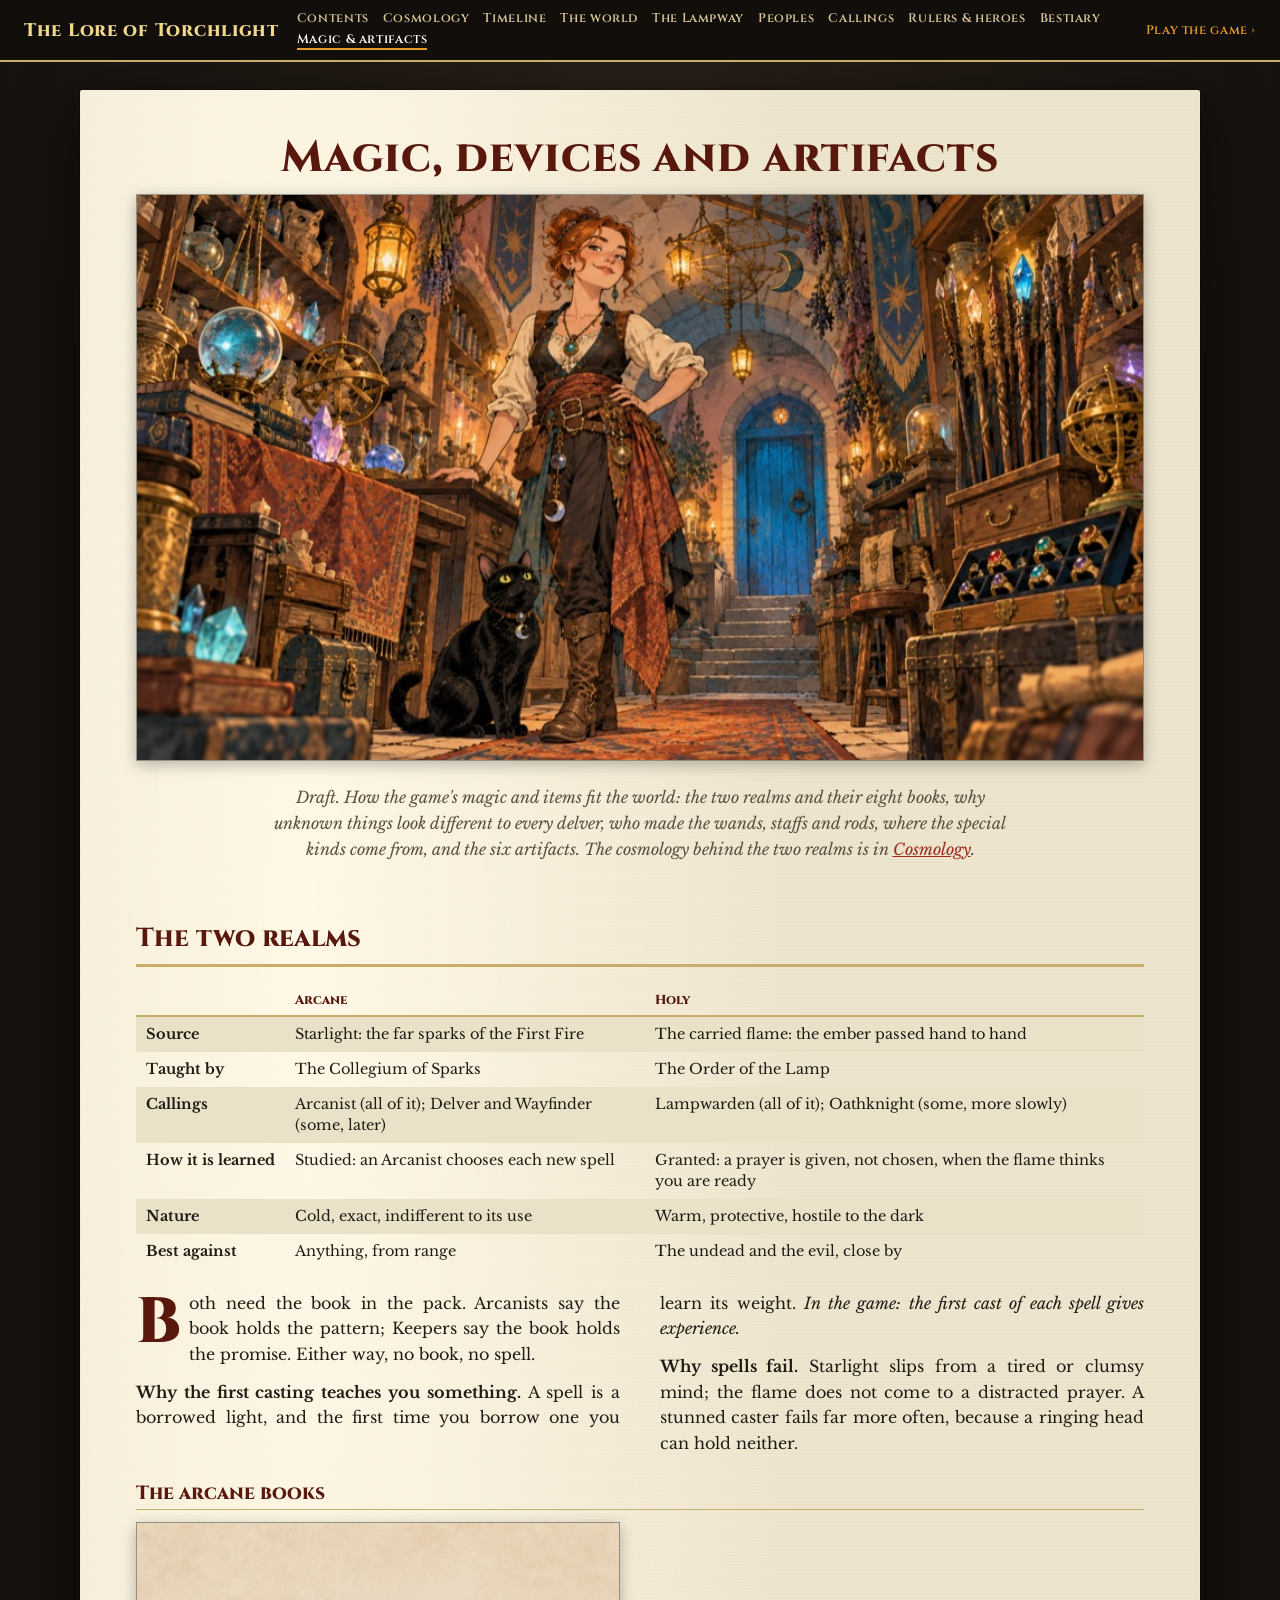
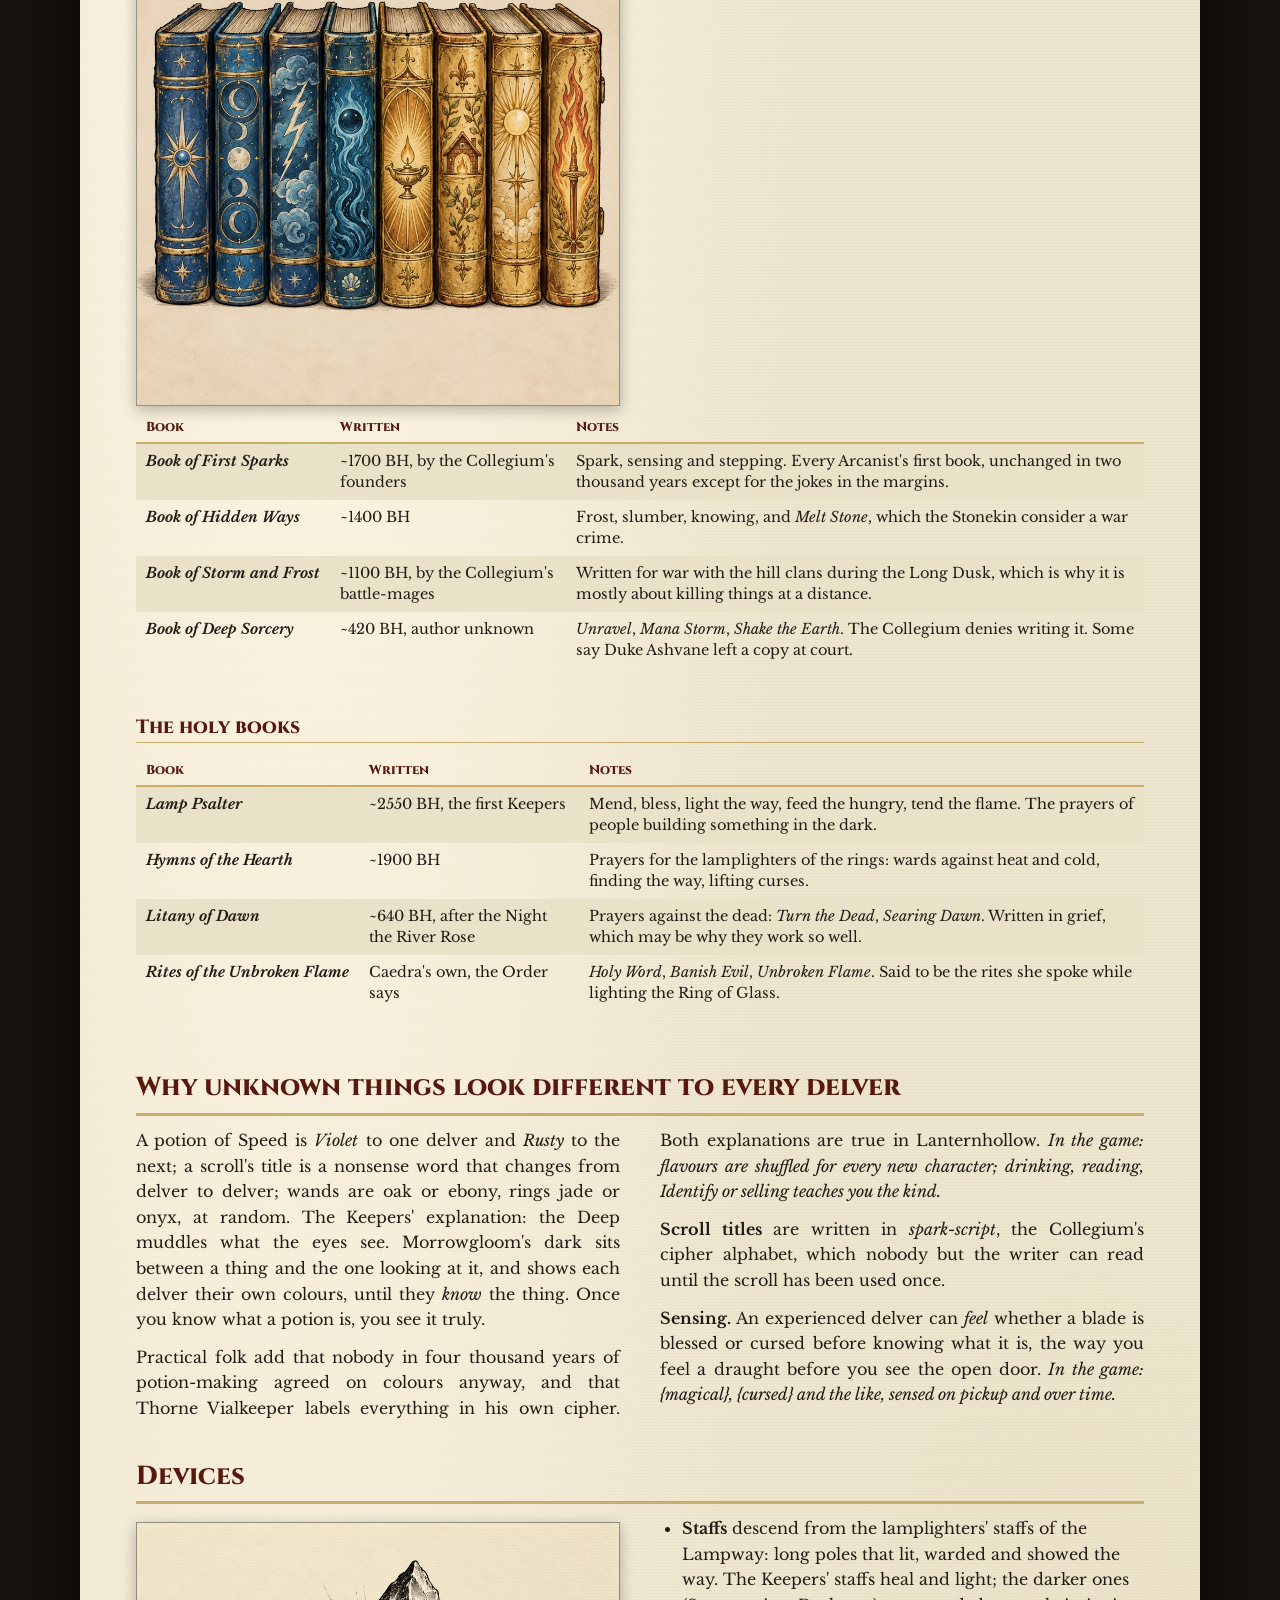
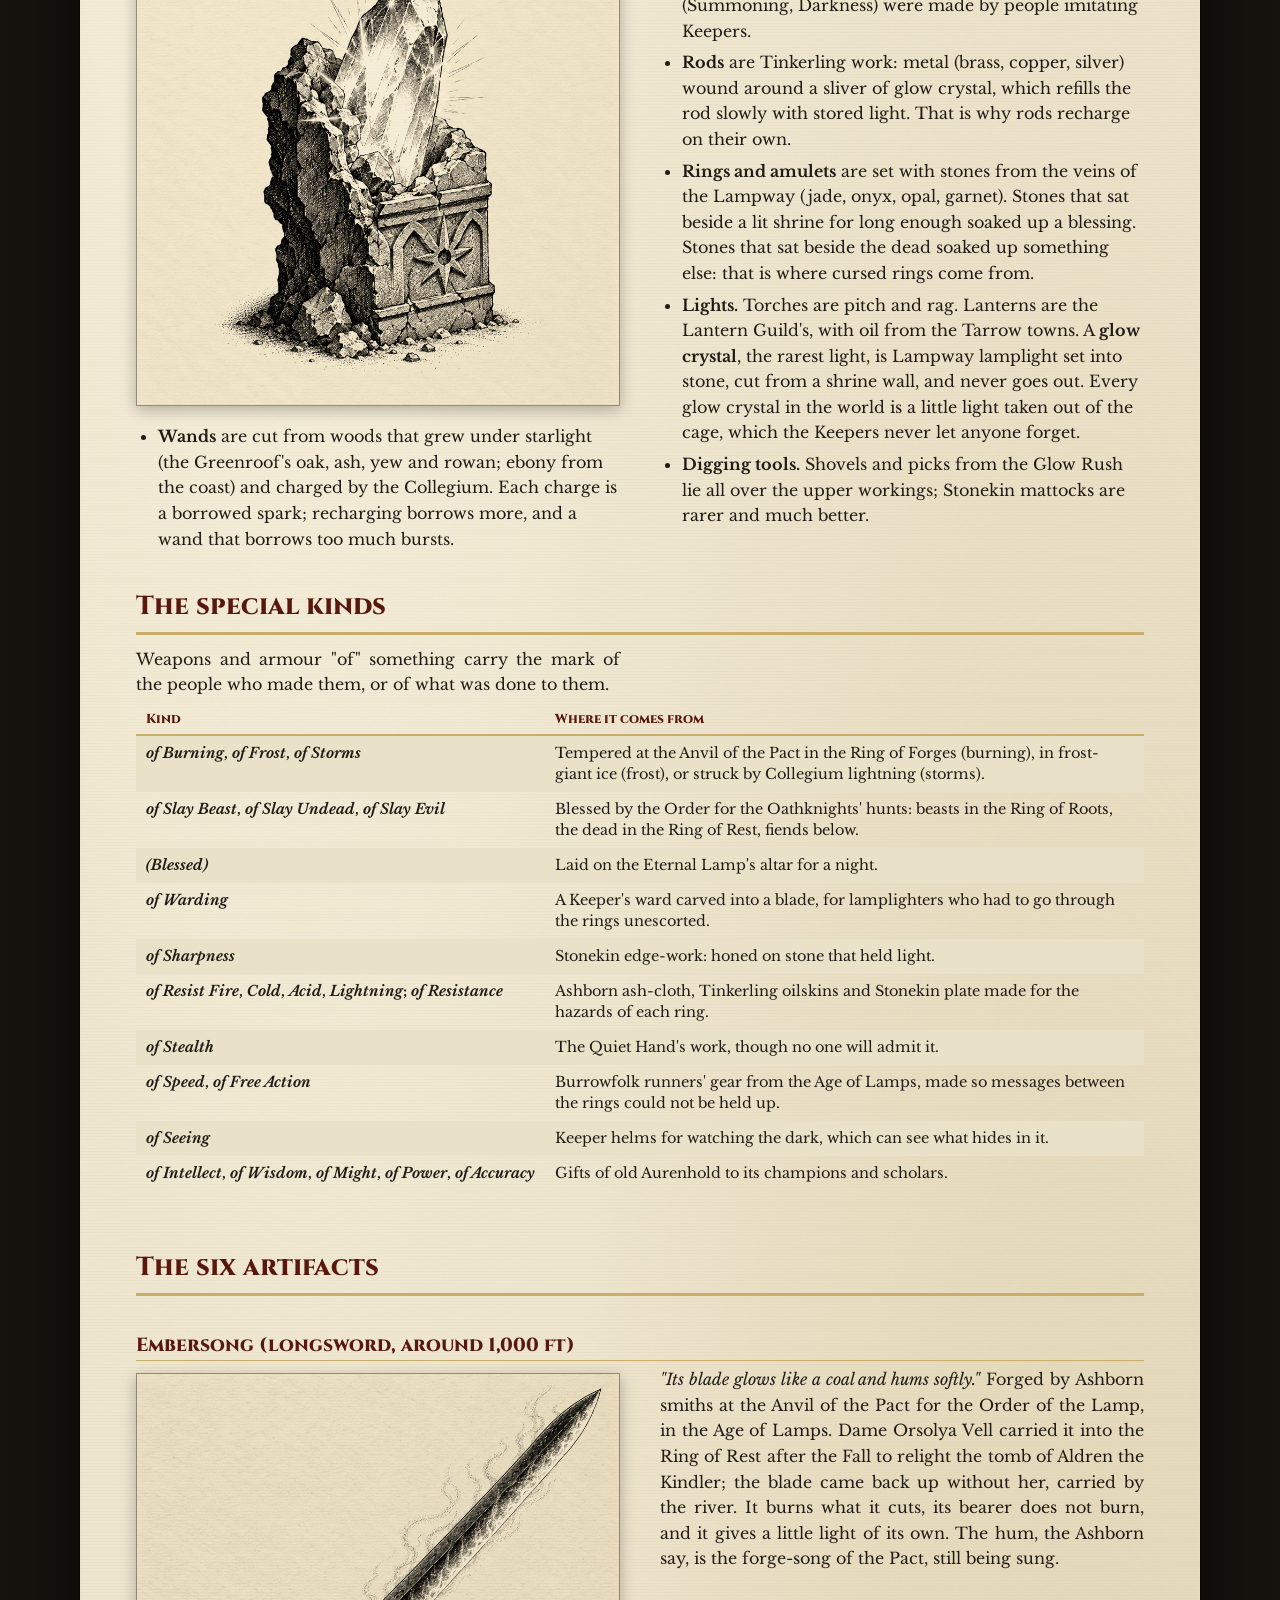
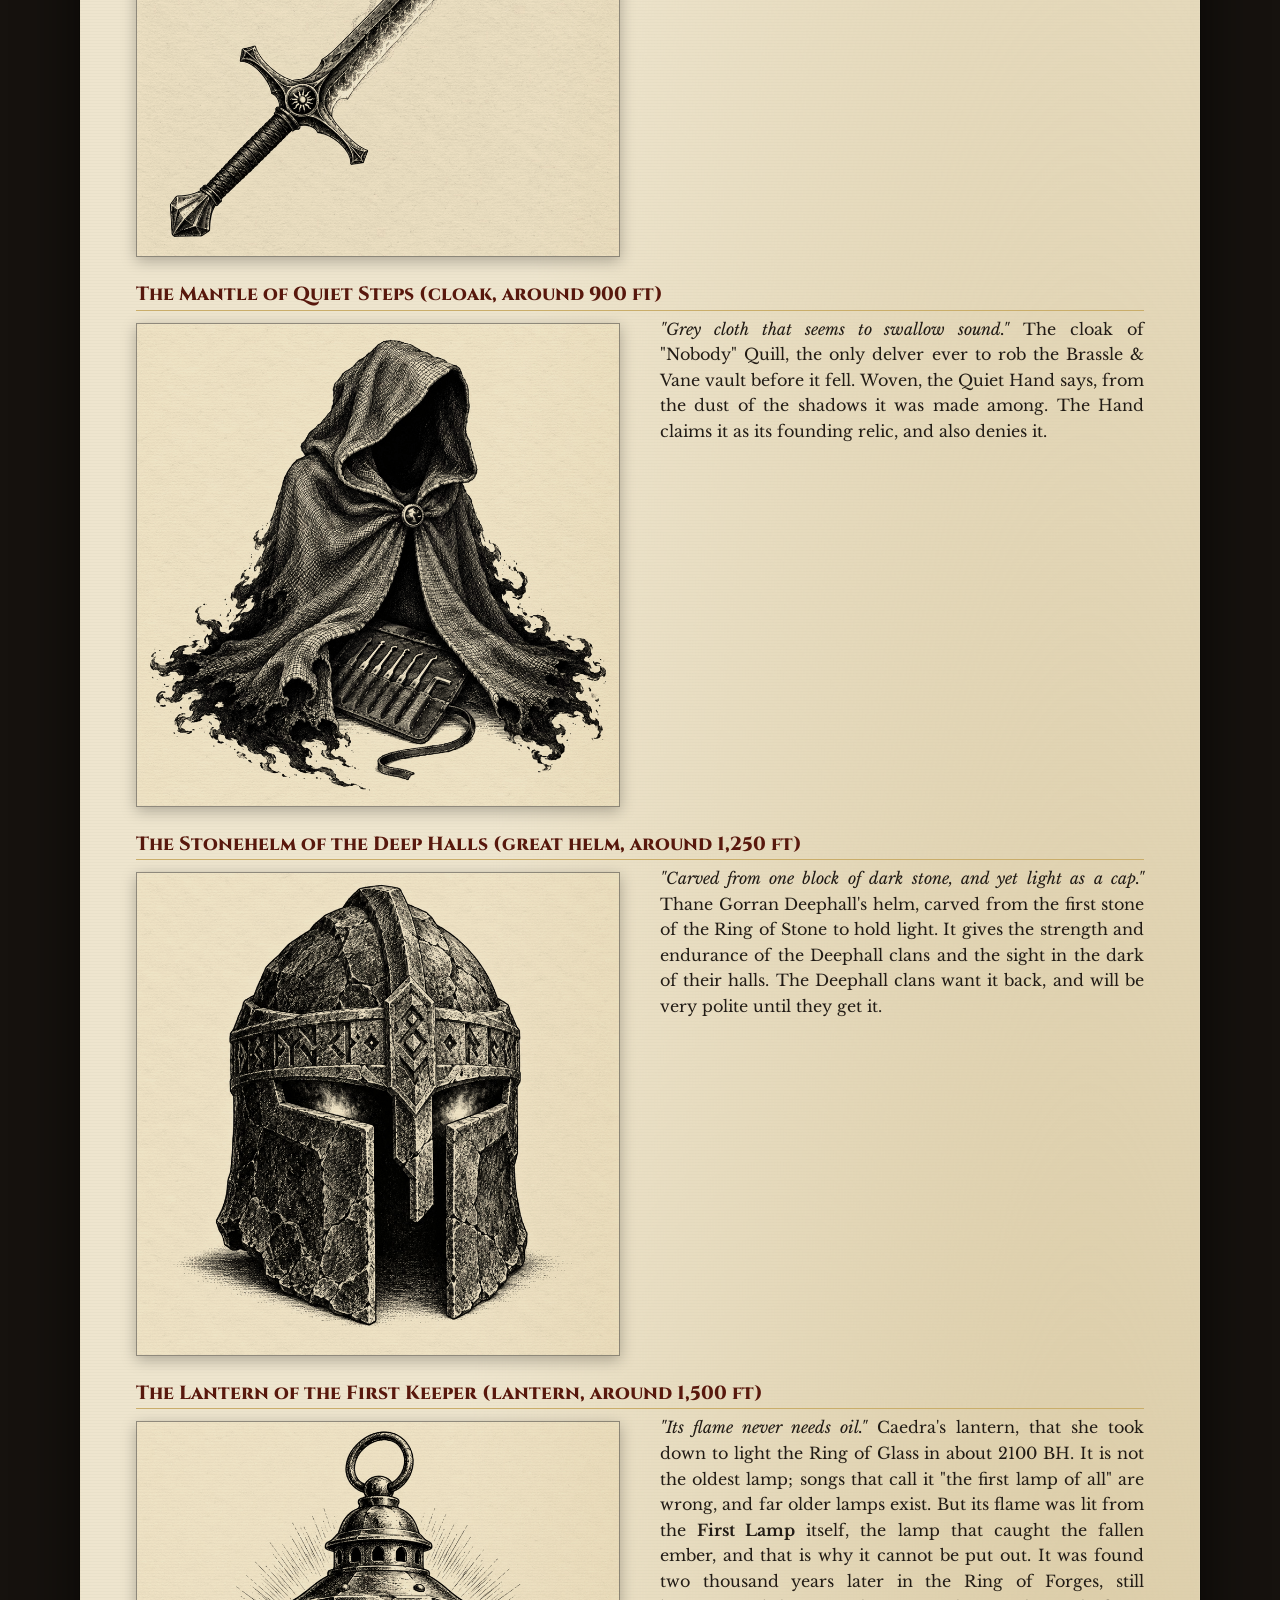
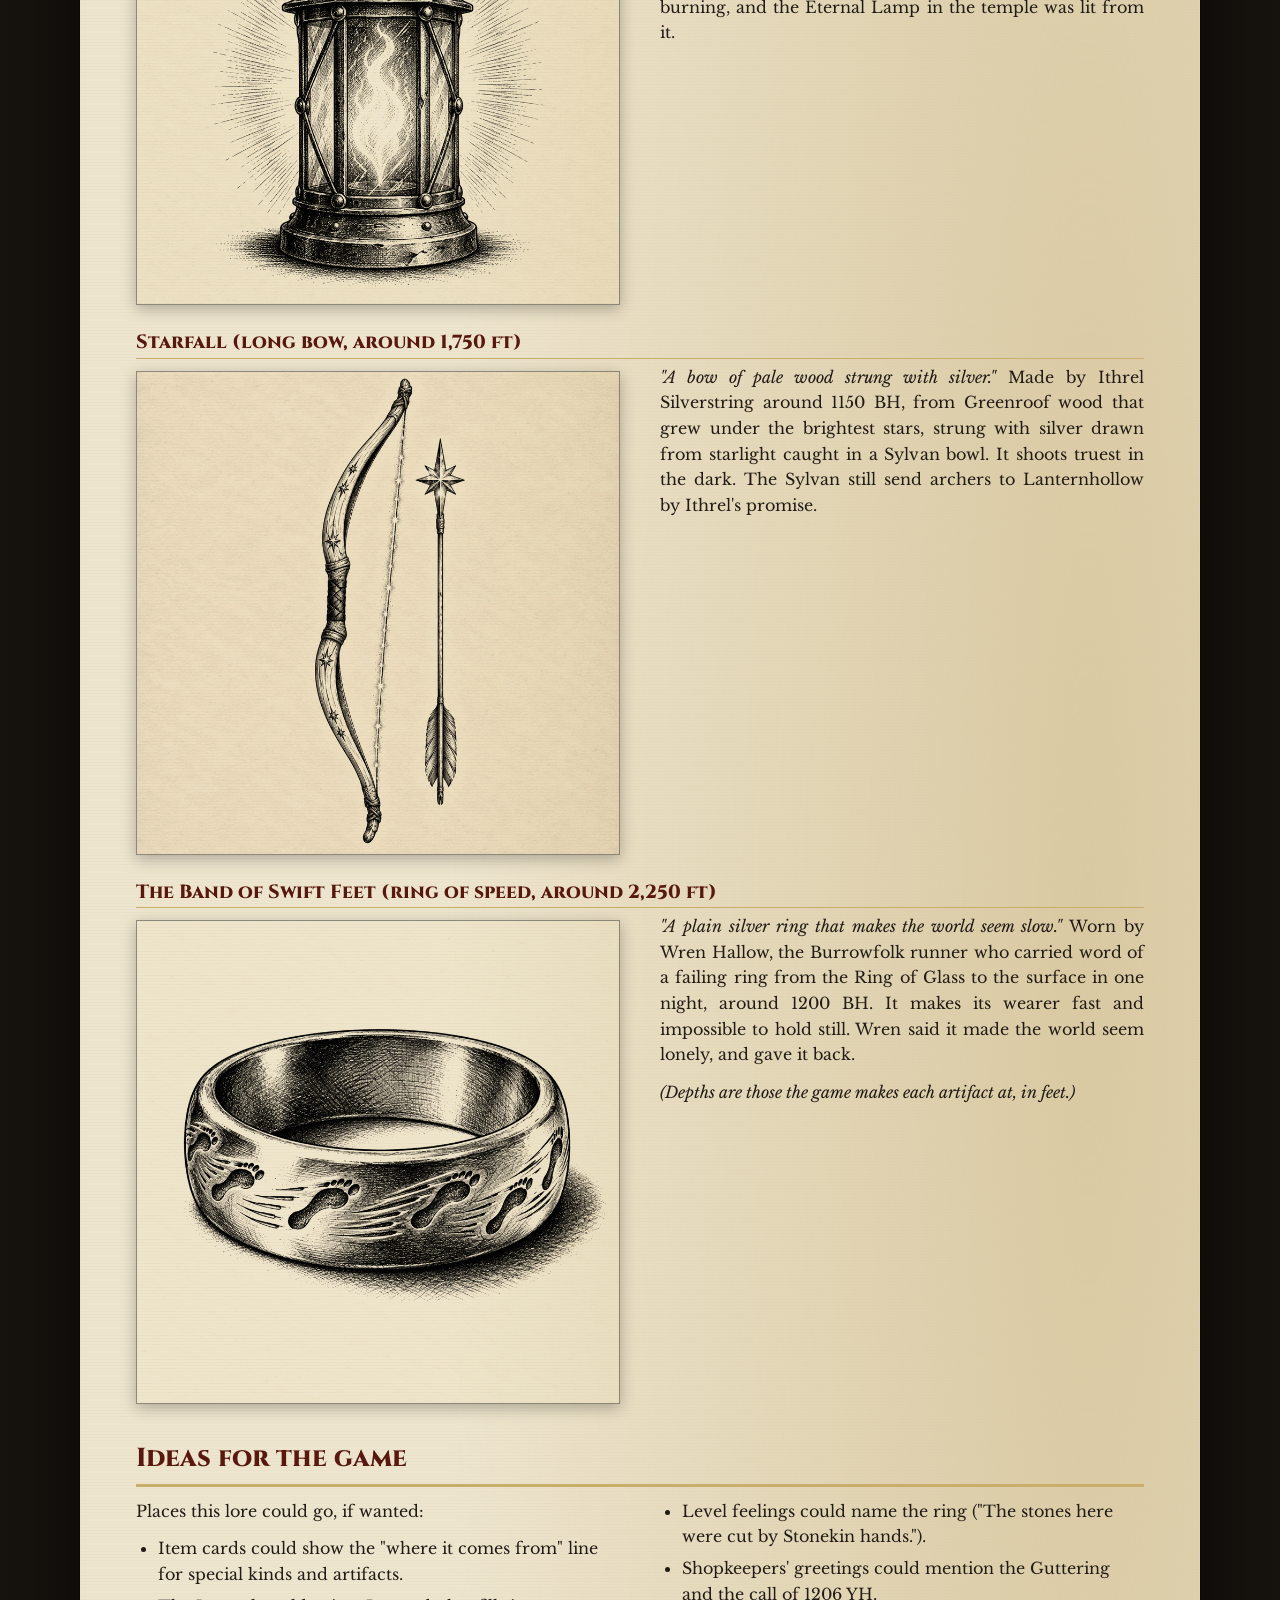
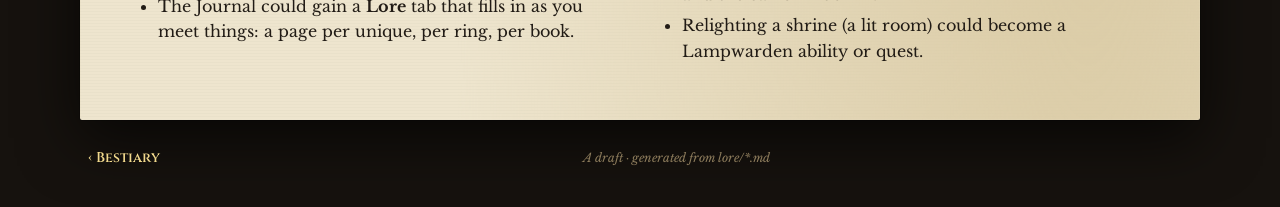
<file: lore/09-magic-and-artifacts.html>
<!doctype html>
<html lang="en"><head><meta charset="utf-8"><meta name="viewport" content="width=device-width, initial-scale=1">
<title>Magic, devices and artifacts · The Lore of Torchlight</title><meta name="color-scheme" content="light">
<meta property="og:title" content="Magic, devices and artifacts · The Lore of Torchlight"><meta property="og:description" content="Why the first casting teaches you something. A spell is a borrowed light, and the first time you borrow one you learn its weight. In the game: the first cast of each spell gives experience."><meta name="description" content="Why the first casting teaches you something. A spell is a borrowed light, and the first time you borrow one you learn its weight. In the game: the first cast of each spell gives experience.">
<meta property="og:image" content="https://dungeon.hensap.id/lore/art/web/opener-magic.jpg"><meta name="twitter:card" content="summary_large_image">
<link rel="icon" href="../favicon.svg"><link rel="preconnect" href="https://fonts.googleapis.com"><link rel="preconnect" href="https://fonts.gstatic.com" crossorigin>
<link href="https://fonts.googleapis.com/css2?family=Cinzel:wght@600;800&family=Libre+Baskerville:ital,wght@0,400;0,700;1,400&display=swap" rel="stylesheet">
<style>/* The Lore of Torchlight: a fantasy rulebook look. Parchment, two columns, red small-caps headings, drop caps,
   tinted tables and notes, stat blocks with copper bars. Built into every page by lore/build.js. */
:root {
  --parchment: #eee5ce; --paper: #f7f0dc; --ink: #211b15; --dim: #5c5043; --red: #58180d; --red-2: #9c2b1b;
  --gold: #c9ad6a; --note: #e0e5c1; --row: #e9e2c8; --stat: #fdf1dc; --copper: #e69a28; --night: #16120e;
}
* { box-sizing: border-box; }
html { color-scheme: light; }
body {
  margin: 0; color: var(--ink); font: 16px/1.6 "Libre Baskerville", Georgia, "Times New Roman", serif;
  background: var(--night) radial-gradient(ellipse at top, #2a2018 0, var(--night) 70%) fixed;
}
a { color: var(--red-2); }
header {
  position: sticky; top: 0; z-index: 5; display: flex; align-items: center; gap: 18px; flex-wrap: wrap;
  padding: 10px 24px; background: #120e0bee; border-bottom: 2px solid var(--gold); backdrop-filter: blur(4px);
}
header .brand { font: 800 18px "Cinzel", serif; color: #f0d88c; text-decoration: none; letter-spacing: .04em; }
header nav { display: flex; flex-wrap: wrap; gap: 4px 14px; flex: 1; }
header nav a, header .play { font: 600 12.5px "Cinzel", serif; color: #d9c79a; text-decoration: none; letter-spacing: .05em; }
header nav a[aria-current] { color: #fff; border-bottom: 2px solid var(--copper); }
header .play { color: var(--copper); }

/* the page itself */
main {
  max-width: 1120px; margin: 28px auto; padding: 44px 56px 56px; background-color: var(--parchment);
  background-image: radial-gradient(ellipse at 20% 10%, #fff8e6 0, #fff8e600 40%), radial-gradient(ellipse at 90% 90%, #d9c9a2 0, #d9c9a200 45%),
    repeating-linear-gradient(0deg, #00000005 0 1px, transparent 1px 3px);
  box-shadow: 0 0 0 1px #00000033, 0 18px 60px #000000aa; border-radius: 2px;
}
.flow { columns: 2 300px; column-gap: 40px; }
h1, h2, h3, h4 { font-family: "Cinzel", serif; color: var(--red); font-weight: 800; break-after: avoid; }
h1 { font-size: 44px; line-height: 1.1; margin: 0 0 6px; letter-spacing: .02em; text-align: center; }
h2 { font-size: 26px; margin: 34px 0 12px; padding-bottom: 4px; border-bottom: 3px solid var(--gold); }
h3 { font-size: 19px; margin: 22px 0 6px; border-bottom: 1px solid var(--gold); }
p { margin: 0 0 12px; text-align: justify; hyphens: auto; }
p.intro { text-align: center; font-style: italic; color: var(--dim); max-width: 760px; margin: 6px auto 22px; }
p.first::first-letter {
  float: left; font: 800 64px/0.82 "Cinzel", serif; color: var(--red); padding: 6px 8px 0 0;
}
ul, ol { margin: 0 0 12px; padding-left: 22px; } li { margin: 0 0 6px; }
code { font: 13px ui-monospace, Menlo, monospace; background: #00000010; padding: 1px 4px; border-radius: 2px; }
hr.rule { border: 0; height: 3px; margin: 26px 0; background: linear-gradient(90deg, transparent, var(--red-2), transparent); }

/* tables: full width, tinted rows */
table { width: 100%; border-collapse: collapse; margin: 6px 0 22px; font-size: 14.5px; line-height: 1.45; }
th { font: 800 13px "Cinzel", serif; color: var(--red); text-align: left; padding: 6px 10px; border-bottom: 2px solid var(--gold); }
td { padding: 7px 10px; vertical-align: top; }
tbody tr:nth-child(odd) { background: var(--row); }
td:first-child { font-weight: 700; white-space: nowrap; }
.\31 0-illustrations td:first-child, .\30 8-bestiary td:nth-child(2) { white-space: normal; }

/* notes: the green boxes of a rulebook */
blockquote {
  break-inside: avoid; margin: 8px 0 18px; padding: 14px 18px; background: var(--note); font-size: 14.5px;
  border-top: 3px solid var(--ink); border-bottom: 3px solid var(--ink); box-shadow: 0 2px 8px #0002;
}

/* illustrations: a drawn picture, or a placeholder frame until it exists */
figure { margin: 6px 0 18px; break-inside: avoid; }
figure.cover { margin: 0 auto 26px; max-width: 520px; }
figure.cover img { width: 100%; display: block; box-shadow: 0 8px 26px #0007; border: 6px solid var(--paper); }
.plates { break-inside: avoid; }
.plates.nmany { display: grid; grid-template-columns: repeat(auto-fill, minmax(150px, 1fr)); gap: 14px; margin: 8px 0 20px; }
.plates.nmany figure { margin: 0; } .plates.nmany figure.wide { grid-column: 1 / -1; } .plates.nmany { align-items: start; }
figure.art.wide { }
.art img, .art .slot { width: 100%; aspect-ratio: var(--ratio); display: block; object-fit: cover; }
.art img { border: 1px solid #0006; box-shadow: 0 4px 14px #0004; }
.art.style-A img, .art.style-B img { filter: sepia(.08) contrast(1.02); mix-blend-mode: multiply; }
.art .slot {
  display: flex; flex-direction: column; justify-content: center; gap: 8px; padding: 18px; text-align: center; color: var(--dim);
  border: 2px dashed #8a7458; outline: 1px solid #8a745855; outline-offset: -8px; font-size: 13px; line-height: 1.45;
  background: repeating-linear-gradient(45deg, #00000008 0 2px, transparent 2px 7px), repeating-linear-gradient(-45deg, #00000006 0 2px, transparent 2px 7px), var(--paper);
}
.art .slot b { font: 800 14px "Cinzel", serif; color: var(--red); letter-spacing: .06em; }
.art .slot small { font: 11px ui-monospace, Menlo, monospace; color: #8a7458; }
.plates.nmany .slot { font-size: 11.5px; padding: 12px; }
.plates.nmany .slot span { display: -webkit-box; -webkit-line-clamp: 6; -webkit-box-orient: vertical; overflow: hidden; }

/* the bestiary's families: each plate beside its own description */
.families { display: grid; grid-template-columns: repeat(auto-fill, minmax(440px, 1fr)); gap: 22px 32px; margin: 10px 0 26px; }
.family { display: grid; grid-template-columns: 150px 1fr; gap: 16px; align-items: start; padding-bottom: 18px; border-bottom: 1px solid #c9ad6a99; }
.family .fam-art figure { margin: 0 0 8px; }
.family .slot { font-size: 10.5px; padding: 8px; gap: 4px; } .family .slot span { display: -webkit-box; -webkit-line-clamp: 5; -webkit-box-orient: vertical; overflow: hidden; }
.family h4 { margin: 0 0 6px; font-size: 19px; color: var(--red); border-bottom: 1px solid var(--gold); padding-bottom: 2px; }
.family p { text-align: left; hyphens: manual; }
.fam-lore { font-style: italic; margin: 0 0 8px; }
.fam-kinds, .fam-source { font-size: 13.5px; line-height: 1.5; margin: 0 0 4px; color: #3a2a1c; }
.fam-kinds b, .fam-source b { font: 800 11.5px "Cinzel", serif; color: var(--red); letter-spacing: .06em; margin-right: 4px; }

/* stat blocks for the named monsters */
aside.stat {
  break-inside: avoid; margin: 6px 0 16px; padding: 10px 14px 8px; background: var(--stat); font: 14px/1.45 "Libre Baskerville", serif;
  border-top: 5px solid var(--copper); border-bottom: 5px solid var(--copper); box-shadow: 0 0 0 1px #0002, 0 3px 10px #0003;
}
aside.stat h4 { margin: 0; font-size: 18px; color: var(--red); }
aside.stat > i { display: block; color: var(--dim); font-size: 13px; margin-bottom: 4px; }
aside.stat hr { border: 0; height: 3px; margin: 6px 0; background: linear-gradient(90deg, var(--red-2), var(--red-2) 60%, transparent); }
aside.stat p { margin: 0 0 3px; text-align: left; color: var(--red); }
aside.stat p b { color: var(--red); } aside.stat p { color: #3a2a1c; } aside.stat p b { margin-right: 4px; }

footer {
  max-width: 1120px; margin: 0 auto 40px; padding: 0 8px; display: flex; justify-content: space-between; align-items: center; gap: 12px;
  font: 600 14px "Cinzel", serif;
}
footer a { color: #f0d88c; text-decoration: none; } footer .draft { color: #8d7c5c; font: italic 12px "Libre Baskerville", serif; }

@media (max-width: 760px){
  header { position: static; padding: 8px 16px; gap: 8px; } header nav { order: 3; flex-basis: 100%; }
  main { margin: 0; padding: 26px 16px 36px; columns: 1; border-radius: 0; }
  h1 { font-size: 32px; } h2 { font-size: 22px; }
  table { display: block; overflow-x: auto; font-size: 13.5px; } td:first-child { white-space: normal; }
  .families { grid-template-columns: 1fr; } .family { grid-template-columns: 104px 1fr; gap: 12px; }
  p { text-align: left; } footer { padding: 0 16px; }
}
@media print {
  body { background: none; } header, footer { display: none; } main { box-shadow: none; margin: 0; max-width: none; }
}
</style></head>
<body><header><a class="brand" href="index.html">The Lore of Torchlight</a><nav><a href="index.html">Contents</a><a href="01-cosmology.html">Cosmology</a><a href="02-timeline.html">Timeline</a><a href="03-world.html">The world</a><a href="04-the-lampway.html">The Lampway</a><a href="05-peoples.html">Peoples</a><a href="06-callings.html">Callings</a><a href="07-rulers-and-heroes.html">Rulers & heroes</a><a href="08-bestiary.html">Bestiary</a><a href="09-magic-and-artifacts.html" aria-current="page">Magic & artifacts</a></nav><a class="play" href="../">Play the game ›</a></header>
<main class="09-magic-and-artifacts"><h1>Magic, devices and artifacts</h1>
<div class="flow">
</div>
<div class="plates n1"><figure class="art wide style-C" style="--ratio:16/9"><img src="art/web/opener-magic.jpg" alt="Inside the Blue Door: a cluttered magic shop of wands, rings, staffs and spell books, everything faintly glowing, a blue door at the back." loading="lazy"></figure></div>
<div class="flow">
</div>
<p class="intro"><i>Draft. How the game's magic and items fit the world: the two realms and their eight books, why unknown things look different to every delver, who made the wands, staffs and rods, where the special kinds come from, and the six artifacts. The cosmology behind the two realms is in <a href="01-cosmology.html">Cosmology</a>.</i></p>
<div class="flow">
</div>
<h2>The two realms</h2>
<div class="flow">
</div>
<table><thead><tr><th></th><th>Arcane</th><th>Holy</th></tr></thead><tbody><tr><td>Source</td><td>Starlight: the far sparks of the First Fire</td><td>The carried flame: the ember passed hand to hand</td></tr><tr><td>Taught by</td><td>The Collegium of Sparks</td><td>The Order of the Lamp</td></tr><tr><td>Callings</td><td>Arcanist (all of it); Delver and Wayfinder (some, later)</td><td>Lampwarden (all of it); Oathknight (some, more slowly)</td></tr><tr><td>How it is learned</td><td>Studied: an Arcanist chooses each new spell</td><td>Granted: a prayer is given, not chosen, when the flame thinks you are ready</td></tr><tr><td>Nature</td><td>Cold, exact, indifferent to its use</td><td>Warm, protective, hostile to the dark</td></tr><tr><td>Best against</td><td>Anything, from range</td><td>The undead and the evil, close by</td></tr></tbody></table>
<div class="flow">
<p class="first">Both need the book in the pack. Arcanists say the book holds the pattern; Keepers say the book holds the promise. Either way, no book, no spell.</p>
<p><b>Why the first casting teaches you something.</b> A spell is a borrowed light, and the first time you borrow one you learn its weight. <i>In the game: the first cast of each spell gives experience.</i></p>
<p><b>Why spells fail.</b> Starlight slips from a tired or clumsy mind; the flame does not come to a distracted prayer. A stunned caster fails far more often, because a ringing head can hold neither.</p>
</div>
<h3>The arcane books</h3>
<div class="flow">
<div class="plates n1"><figure class="art  style-C" style="--ratio:1/1"><img src="art/web/item-spellbooks.jpg" alt="The eight spell books on a shelf: four blue arcane books (Book of First Sparks, Hidden Ways, Storm and Frost, Deep Sorcery) and four gold holy books (Lamp Psalter, Hymns of the Hearth, Litany of Dawn, Rites of the Unbroken Flame), worn and well loved." loading="lazy"></figure></div>
</div>
<table><thead><tr><th>Book</th><th>Written</th><th>Notes</th></tr></thead><tbody><tr><td><i>Book of First Sparks</i></td><td>~1700 BH, by the Collegium's founders</td><td>Spark, sensing and stepping. Every Arcanist's first book, unchanged in two thousand years except for the jokes in the margins.</td></tr><tr><td><i>Book of Hidden Ways</i></td><td>~1400 BH</td><td>Frost, slumber, knowing, and <i>Melt Stone</i>, which the Stonekin consider a war crime.</td></tr><tr><td><i>Book of Storm and Frost</i></td><td>~1100 BH, by the Collegium's battle-mages</td><td>Written for war with the hill clans during the Long Dusk, which is why it is mostly about killing things at a distance.</td></tr><tr><td><i>Book of Deep Sorcery</i></td><td>~420 BH, author unknown</td><td><i>Unravel</i>, <i>Mana Storm</i>, <i>Shake the Earth</i>. The Collegium denies writing it. Some say Duke Ashvane left a copy at court.</td></tr></tbody></table>
<div class="flow">
</div>
<h3>The holy books</h3>
<div class="flow">
</div>
<table><thead><tr><th>Book</th><th>Written</th><th>Notes</th></tr></thead><tbody><tr><td><i>Lamp Psalter</i></td><td>~2550 BH, the first Keepers</td><td>Mend, bless, light the way, feed the hungry, tend the flame. The prayers of people building something in the dark.</td></tr><tr><td><i>Hymns of the Hearth</i></td><td>~1900 BH</td><td>Prayers for the lamplighters of the rings: wards against heat and cold, finding the way, lifting curses.</td></tr><tr><td><i>Litany of Dawn</i></td><td>~640 BH, after the Night the River Rose</td><td>Prayers against the dead: <i>Turn the Dead</i>, <i>Searing Dawn</i>. Written in grief, which may be why they work so well.</td></tr><tr><td><i>Rites of the Unbroken Flame</i></td><td>Caedra's own, the Order says</td><td><i>Holy Word</i>, <i>Banish Evil</i>, <i>Unbroken Flame</i>. Said to be the rites she spoke while lighting the Ring of Glass.</td></tr></tbody></table>
<div class="flow">
</div>
<h2>Why unknown things look different to every delver</h2>
<div class="flow">
<p>A potion of Speed is <i>Violet</i> to one delver and <i>Rusty</i> to the next; a scroll's title is a nonsense word that changes from delver to delver; wands are oak or ebony, rings jade or onyx, at random. The Keepers' explanation: the Deep muddles what the eyes see. Morrowgloom's dark sits between a thing and the one looking at it, and shows each delver their own colours, until they <i>know</i> the thing. Once you know what a potion is, you see it truly.</p>
<p>Practical folk add that nobody in four thousand years of potion-making agreed on colours anyway, and that Thorne Vialkeeper labels everything in his own cipher. Both explanations are true in Lanternhollow. <i>In the game: flavours are shuffled for every new character; drinking, reading, Identify or selling teaches you the kind.</i></p>
<p><b>Scroll titles</b> are written in <i>spark-script</i>, the Collegium's cipher alphabet, which nobody but the writer can read until the scroll has been used once.</p>
<p><b>Sensing.</b> An experienced delver can <i>feel</i> whether a blade is blessed or cursed before knowing what it is, the way you feel a draught before you see the open door. <i>In the game: {magical}, {cursed} and the like, sensed on pickup and over time.</i></p>
</div>
<h2>Devices</h2>
<div class="flow">
<div class="plates n1"><figure class="art  style-A" style="--ratio:1/1"><img src="art/web/item-glow-crystal.jpg" alt="A glow crystal: a rough shard of crystal shining on its own, still half embedded in a broken piece of carved shrine wall." loading="lazy"></figure></div>
<ul><li><b>Wands</b> are cut from woods that grew under starlight (the Greenroof's oak, ash, yew and rowan; ebony from the coast) and charged by the Collegium. Each charge is a borrowed spark; recharging borrows more, and a wand that borrows too much bursts.</li><li><b>Staffs</b> descend from the lamplighters' staffs of the Lampway: long poles that lit, warded and showed the way. The Keepers' staffs heal and light; the darker ones (Summoning, Darkness) were made by people imitating Keepers.</li><li><b>Rods</b> are Tinkerling work: metal (brass, copper, silver) wound around a sliver of glow crystal, which refills the rod slowly with stored light. That is why rods recharge on their own.</li><li><b>Rings and amulets</b> are set with stones from the veins of the Lampway (jade, onyx, opal, garnet). Stones that sat beside a lit shrine for long enough soaked up a blessing. Stones that sat beside the dead soaked up something else: that is where cursed rings come from.</li><li><b>Lights.</b> Torches are pitch and rag. Lanterns are the Lantern Guild's, with oil from the Tarrow towns. A <b>glow crystal</b>, the rarest light, is Lampway lamplight set into stone, cut from a shrine wall, and never goes out. Every glow crystal in the world is a little light taken out of the cage, which the Keepers never let anyone forget.</li><li><b>Digging tools.</b> Shovels and picks from the Glow Rush lie all over the upper workings; Stonekin mattocks are rarer and much better.</li></ul>
</div>
<h2>The special kinds</h2>
<div class="flow">
<p>Weapons and armour &quot;of&quot; something carry the mark of the people who made them, or of what was done to them.</p>
</div>
<table><thead><tr><th>Kind</th><th>Where it comes from</th></tr></thead><tbody><tr><td><i>of Burning</i>, <i>of Frost</i>, <i>of Storms</i></td><td>Tempered at the Anvil of the Pact in the Ring of Forges (burning), in frost-giant ice (frost), or struck by Collegium lightning (storms).</td></tr><tr><td><i>of Slay Beast</i>, <i>of Slay Undead</i>, <i>of Slay Evil</i></td><td>Blessed by the Order for the Oathknights' hunts: beasts in the Ring of Roots, the dead in the Ring of Rest, fiends below.</td></tr><tr><td><i>(Blessed)</i></td><td>Laid on the Eternal Lamp's altar for a night.</td></tr><tr><td><i>of Warding</i></td><td>A Keeper's ward carved into a blade, for lamplighters who had to go through the rings unescorted.</td></tr><tr><td><i>of Sharpness</i></td><td>Stonekin edge-work: honed on stone that held light.</td></tr><tr><td><i>of Resist Fire</i>, <i>Cold</i>, <i>Acid</i>, <i>Lightning</i>; <i>of Resistance</i></td><td>Ashborn ash-cloth, Tinkerling oilskins and Stonekin plate made for the hazards of each ring.</td></tr><tr><td><i>of Stealth</i></td><td>The Quiet Hand's work, though no one will admit it.</td></tr><tr><td><i>of Speed</i>, <i>of Free Action</i></td><td>Burrowfolk runners' gear from the Age of Lamps, made so messages between the rings could not be held up.</td></tr><tr><td><i>of Seeing</i></td><td>Keeper helms for watching the dark, which can see what hides in it.</td></tr><tr><td><i>of Intellect</i>, <i>of Wisdom</i>, <i>of Might</i>, <i>of Power</i>, <i>of Accuracy</i></td><td>Gifts of old Aurenhold to its champions and scholars.</td></tr></tbody></table>
<div class="flow">
</div>
<h2>The six artifacts</h2>
<div class="flow">
</div>
<h3>Embersong (longsword, around 1,000 ft)</h3>
<div class="flow">
<div class="plates n1"><figure class="art  style-A" style="--ratio:1/1"><img src="art/web/item-embersong.jpg" alt="Embersong, a long sword whose blade glows like a coal along its edge, faint heat shimmer above it, an Ashborn forge-mark on the guard." loading="lazy"></figure></div>
<p><i>&quot;Its blade glows like a coal and hums softly.&quot;</i> Forged by Ashborn smiths at the Anvil of the Pact for the Order of the Lamp, in the Age of Lamps. Dame Orsolya Vell carried it into the Ring of Rest after the Fall to relight the tomb of Aldren the Kindler; the blade came back up without her, carried by the river. It burns what it cuts, its bearer does not burn, and it gives a little light of its own. The hum, the Ashborn say, is the forge-song of the Pact, still being sung.</p>
</div>
<h3>The Mantle of Quiet Steps (cloak, around 900 ft)</h3>
<div class="flow">
<div class="plates n1"><figure class="art  style-A" style="--ratio:1/1"><img src="art/web/item-mantle.jpg" alt="The Mantle of Quiet Steps, a grey hooded cloak whose edges dissolve into shadow, laid over a thief's lockpicks." loading="lazy"></figure></div>
<p><i>&quot;Grey cloth that seems to swallow sound.&quot;</i> The cloak of &quot;Nobody&quot; Quill, the only delver ever to rob the Brassle &amp; Vane vault before it fell. Woven, the Quiet Hand says, from the dust of the shadows it was made among. The Hand claims it as its founding relic, and also denies it.</p>
</div>
<h3>The Stonehelm of the Deep Halls (great helm, around 1,250 ft)</h3>
<div class="flow">
<div class="plates n1"><figure class="art  style-A" style="--ratio:1/1"><img src="art/web/item-stonehelm.jpg" alt="The Stonehelm of the Deep Halls, a great helm carved from one block of dark stone, Stonekin clan runes around the brow, a faint glow inside." loading="lazy"></figure></div>
<p><i>&quot;Carved from one block of dark stone, and yet light as a cap.&quot;</i> Thane Gorran Deephall's helm, carved from the first stone of the Ring of Stone to hold light. It gives the strength and endurance of the Deephall clans and the sight in the dark of their halls. The Deephall clans want it back, and will be very polite until they get it.</p>
</div>
<h3>The Lantern of the First Keeper (lantern, around 1,500 ft)</h3>
<div class="flow">
<div class="plates n1"><figure class="art  style-A" style="--ratio:1/1"><img src="art/web/item-first-lantern.jpg" alt="The Lantern of the First Keeper, a simple old brass lantern with a flame that burns without wick or oil, light rays crosshatched around it." loading="lazy"></figure></div>
<p><i>&quot;Its flame never needs oil.&quot;</i> Caedra's lantern, that she took down to light the Ring of Glass in about 2100 BH. It is not the oldest lamp; songs that call it &quot;the first lamp of all&quot; are wrong, and far older lamps exist. But its flame was lit from the <b>First Lamp</b> itself, the lamp that caught the fallen ember, and that is why it cannot be put out. It was found two thousand years later in the Ring of Forges, still burning, and the Eternal Lamp in the temple was lit from it.</p>
</div>
<h3>Starfall (long bow, around 1,750 ft)</h3>
<div class="flow">
<div class="plates n1"><figure class="art  style-A" style="--ratio:1/1"><img src="art/web/item-starfall.jpg" alt="Starfall, a long bow of pale wood strung with a silver string that sparkles, an arrow with a star-shaped head beside it." loading="lazy"></figure></div>
<p><i>&quot;A bow of pale wood strung with silver.&quot;</i> Made by Ithrel Silverstring around 1150 BH, from Greenroof wood that grew under the brightest stars, strung with silver drawn from starlight caught in a Sylvan bowl. It shoots truest in the dark. The Sylvan still send archers to Lanternhollow by Ithrel's promise.</p>
</div>
<h3>The Band of Swift Feet (ring of speed, around 2,250 ft)</h3>
<div class="flow">
<div class="plates n1"><figure class="art  style-A" style="--ratio:1/1"><img src="art/web/item-swift-band.jpg" alt="The Band of Swift Feet, a plain silver ring with motion lines and a trail of tiny footprints around it." loading="lazy"></figure></div>
<p><i>&quot;A plain silver ring that makes the world seem slow.&quot;</i> Worn by Wren Hallow, the Burrowfolk runner who carried word of a failing ring from the Ring of Glass to the surface in one night, around 1200 BH. It makes its wearer fast and impossible to hold still. Wren said it made the world seem lonely, and gave it back.</p>
<p><i>(Depths are those the game makes each artifact at, in feet.)</i></p>
</div>
<h2>Ideas for the game</h2>
<div class="flow">
<p>Places this lore could go, if wanted:</p>
<ul><li>Item cards could show the &quot;where it comes from&quot; line for special kinds and artifacts.</li><li>The Journal could gain a <b>Lore</b> tab that fills in as you meet things: a page per unique, per ring, per book.</li><li>Level feelings could name the ring (&quot;The stones here were cut by Stonekin hands.&quot;).</li><li>Shopkeepers' greetings could mention the Guttering and the call of 1206 YH.</li><li>Relighting a shrine (a lit room) could become a Lampwarden ability or quest.</li></ul>
</div></main>
<footer><a href="08-bestiary.html">‹ Bestiary</a><span class="draft">A draft · generated from lore/*.md</span><span></span></footer></body></html>
</file>
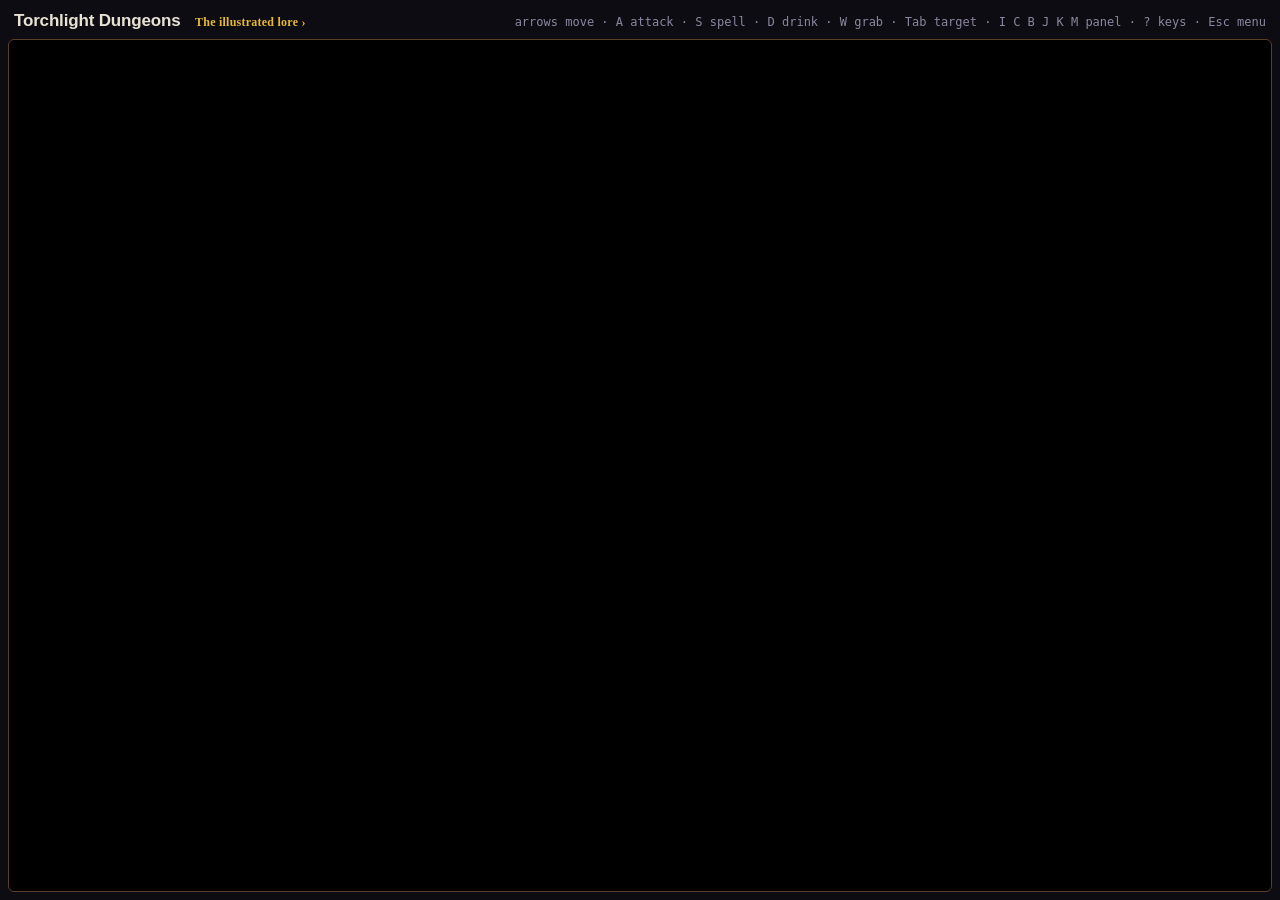
<file: src/head.html>
<!DOCTYPE html>
<html lang="en">
<head>
<meta charset="utf-8">
<meta name="viewport" content="width=device-width, initial-scale=1">
<title>Torchlight Dungeons</title>
<meta name="description" content="A turn-based dungeon crawler after Moria: torchlit pixel art, all original content, in one web page.">
<meta property="og:title" content="Torchlight Dungeons"><meta property="og:description" content="A turn-based dungeon crawler after Moria, in torchlit pixel art.">
<meta property="og:image" content="https://dungeon.hensap.id/cartridges/torchlight-dungeons-v2.jpg"><meta name="twitter:card" content="summary_large_image">
<link rel="icon" href="favicon.svg" type="image/svg+xml">
<style>
/* The page: a header line, then the map and the side panel filling the window. */
*,*::before,*::after{box-sizing:border-box}
html{height:100%;overscroll-behavior:none}
body{height:100%;height:100svh;margin:0;display:flex;flex-direction:column;overflow:hidden;-webkit-user-select:none;user-select:none;
  font:15px/1.35 -apple-system,BlinkMacSystemFont,"Segoe UI",Roboto,"Helvetica Neue",Arial,sans-serif}
header{display:flex;flex-wrap:wrap;justify-content:space-between;align-items:baseline;gap:2px 12px;padding:10px 14px 6px}
h1{font-size:17px;font-weight:650;margin:0;letter-spacing:-0.01em}
#hud{font:12px/1.2 ui-monospace,"SF Mono",Menlo,Consolas,monospace;white-space:nowrap}
#stage{flex:1;position:relative;border:1px solid;border-radius:6px;overflow:hidden;min-height:0}
#cv{position:absolute;display:block;image-rendering:pixelated}
</style>
<style>
/* Torchlight's own look: a dark panel and HUD over the code-drawn map (phase 6). Keyboard, mouse and touch (phase 15). */
:root { --tbg: #0d0c12; --panel: #1b1824; --edge: #3a3350; --slot: #13111a; --text: #e8e2d4; --dim: #8d86a0; --gold: #e8b830; --hpc: #c8423a; --mpc: #4a7ad8; --xpc: #c89a3a;
  --q-cursed: #d84a3a; --q-magic: #5a9cff; --q-ego: #b46cf0; --q-art: #f0a830; --q-unknown: #77708a; }
body { background: var(--tbg); color: var(--text); }
header { color: var(--text); } #hud { color: var(--dim); }
#main { flex: 1; display: flex; gap: 8px; margin: 0 8px 8px; min-height: 0; }
#stage { margin: 0; flex: 1; min-width: 0; border-color: var(--edge); background: #000; font: 13px/1.35 ui-monospace, "SF Mono", Menlo, Consolas, monospace; }
#cv { left: 0; top: 0; transform: none; }
img.px { image-rendering: pixelated; width: 32px; height: 32px; display: block; }
img.px.big { width: 48px; height: 48px; } img.px.face { width: 40px; height: 40px; } img.px.hero { width: 160px; height: 160px; filter: drop-shadow(0 6px 0 #0007); }
#ov > * { position: absolute; }
.meter.ring s { background: linear-gradient(90deg, #c88a2a, #f0c860); }
#status .facts.clock { color: var(--dim); margin-top: 2px; }
#status .next { margin-top: 8px; padding: 7px 8px; border: 1px solid var(--gold); border-radius: 4px; background: #2a2010cc; font-size: 12px; line-height: 1.45; }
#status .next b { display: block; color: var(--gold); font-size: 11px; letter-spacing: .08em; text-transform: uppercase; margin-bottom: 2px; }
#status .hint { margin-top: 6px; font-size: 12px; color: #d8cfb8; }
#status kbd { min-width: 0; display: inline-block; padding: 0 4px; border: 1px solid #8a7458; border-radius: 3px; background: #1a1610; color: var(--gold); font: inherit; font-weight: bold; }
#status { left: 10px; top: 10px; width: 250px; background: #0c0b12d8; border: 2px solid var(--edge); border-radius: 6px; padding: 8px 10px; }
.who { display: flex; gap: 10px; align-items: center; } .who b { display: block; font-size: 14px; } .who small { color: var(--dim); }
.meter { margin: 5px 0; } .meter span { display: flex; justify-content: space-between; font-size: 12px; } .meter i { display: block; height: 7px; background: #2a2636; border-radius: 3px; overflow: hidden; }
.meter i s { display: block; height: 100%; text-decoration: none; transition: width .2s; }
.hp s { background: var(--hpc); } .hp.low s { background: #ff5a3a; animation: blink .8s infinite; } .mp s { background: var(--mpc); } .xp s { background: var(--xpc); } .wt s { background: #7a8a5a; }
.meter.xp i { height: 4px; }
.facts { display: flex; justify-content: space-between; font-size: 12px; margin-top: 4px; } .gold { color: var(--gold); } .bad { color: #ff7a5a; }
.chips { display: flex; flex-wrap: wrap; gap: 3px; margin-top: 4px; } .chips em { font-style: normal; font-size: 11px; padding: 1px 5px; border-radius: 3px; }
.chips .good { background: #234a2c; color: #b8f0b0; } .chips .bad { background: #5a2420; color: #ffc0b0; }
/* options: status colours that do not rely on red and green, and larger text */
body.cbsafe .chips .good { background: #1f3a5c; color: #c4dcff; } body.cbsafe .chips .bad { background: #5c4410; color: #ffe0a0; }
body.cbsafe .chips .good::before { content: "▲ "; } body.cbsafe .chips .bad::before { content: "▼ "; } body.cbsafe .bad { color: #ffb030; }
body.bigtext #ov > *, body.bigtext #panel, body.bigtext #dlg > .box, body.bigtext #screen > * { zoom: 1.2; }
#minibox { right: 10px; top: 10px; width: 240px; }
#mini { width: 240px; height: 132px; image-rendering: pixelated; border: 2px solid var(--edge); border-radius: 6px; display: block; background: #07060b; }
#target { margin-top: 6px; background: #0c0b12d8; border: 2px solid var(--gold); border-radius: 6px; padding: 8px; }
.ct { display: flex; gap: 10px; align-items: center; } .ct b { display: block; } .ct small { color: var(--dim); display: block; }
.ln { font-size: 12px; margin: 4px 0; color: #cfc8b8; } .dim { color: var(--dim); }
#log { left: 10px; bottom: 82px; width: 46%; text-shadow: 0 1px 0 #000, 0 0 4px #000; pointer-events: none; }
#log .new { color: #fff3c8; }
#bar { left: 50%; bottom: 8px; transform: translateX(-50%); display: flex; gap: 10px; padding: 5px; background: #000b; border: 2px solid var(--edge); border-radius: 6px; }
#bar .acts, #bar .hot { display: flex; gap: 4px; } #bar .acts .slot { border-color: #5a4f78; }
.slot { width: 52px; height: 52px; background: var(--slot); border: 2px solid var(--edge); border-radius: 4px; position: relative; display: grid; place-items: center; flex: none; }
.slot .k { position: absolute; left: 3px; top: 0; font-size: 11px; color: var(--gold); font-weight: bold; }
.slot .n { position: absolute; right: 3px; bottom: 0; font-size: 10px; color: var(--text); text-shadow: 0 1px 0 #000; }
.slot.off img, .slot.off .glyph { opacity: .35; } .slot .glyph { font-size: 22px; color: var(--text); } .glyph.dim { color: #5a5468; }
.slot .lab { color: #4a4460; font-size: 9px; text-transform: uppercase; text-align: center; line-height: 1.1; }
.q-cursed { border-color: var(--q-cursed) !important; } .q-magic { border-color: var(--q-magic) !important; } .q-ego { border-color: var(--q-ego) !important; }
.q-art { border-color: var(--q-art) !important; box-shadow: 0 0 6px #f0a83088; } .q-unknown { border-color: var(--q-unknown) !important; }
.card.q-cursed b { color: var(--q-cursed); } .card.q-magic b { color: var(--q-magic); } .card.q-ego b { color: var(--q-ego); } .card.q-art b { color: var(--q-art); }
#prompt { left: 50%; top: 12px; transform: translateX(-50%); background: #2a2010ee; border: 2px solid var(--gold); color: #ffe9b0; padding: 6px 14px; border-radius: 6px; white-space: nowrap; }
#panel { width: 372px; flex: none; background: var(--panel); border: 2px solid var(--edge); border-radius: 6px; display: flex; flex-direction: column; min-height: 0; font: 13px/1.35 ui-monospace, "SF Mono", Menlo, Consolas, monospace; }
#panel[hidden] { display: none; } #panel.focus { border-color: var(--gold); }
#tabs { display: flex; } #tabs b { flex: 1; text-align: center; padding: 7px 0 5px; background: #14121c; color: var(--dim); font-weight: normal; border-bottom: 2px solid var(--edge); cursor: pointer; }
#tabs b small { display: block; font-size: 10px; color: #5a5468; } #tabs b.on { background: var(--panel); color: var(--text); border-bottom-color: transparent; } #tabs b.on small { color: var(--gold); }
#tab { padding: 10px 12px; overflow: auto; flex: 1; }
#tab .lv { border: 2px solid var(--edge); padding: 2px 8px; text-align: center; } #tab .lv b { font-size: 20px; display: block; }
#tab .name { font-size: 16px; } .sub { color: var(--dim); }
.doll { display: grid; grid-template-columns: 52px 1fr 52px; gap: 6px; margin: 10px 0 6px; align-items: center; } .doll .col { display: grid; gap: 6px; } .doll .dmid { display: grid; place-items: center; }
.row4 { display: flex; gap: 6px; justify-content: center; }
.stats { display: grid; grid-template-columns: 1fr 1fr; gap: 2px 14px; border: 2px solid var(--edge); padding: 6px 10px; } .stats span { display: flex; justify-content: space-between; } .stats b { color: var(--gold); font-weight: normal; }
i.up { color: #7adc6a; font-style: normal; margin-left: 4px; } i.down { color: #ff6a5a; font-style: normal; margin-left: 4px; }
h3 { margin: 12px 0 6px; font-size: 11px; color: var(--dim); letter-spacing: .12em; text-transform: uppercase; font-weight: normal; }
.grid { display: grid; grid-template-columns: repeat(6, 52px); gap: 4px; justify-content: center; margin: 8px 0; }
.sel { outline: 2px solid var(--gold); outline-offset: 1px; }
.spell.page { grid-template-columns: 1fr auto; padding: 5px 8px; }
.spell { display: grid; grid-template-columns: 34px 1fr auto; align-items: center; gap: 8px; padding: 3px 6px; border: 1px solid transparent; border-radius: 4px; cursor: pointer; }
.spell.off { opacity: .5; } .spell.ready { border-color: var(--gold); background: #2a2010; } .spell small { color: var(--dim); } .spell em { color: var(--gold); font-style: normal; font-size: 11px; }
.msgs div { font-size: 12px; padding: 2px 0; border-bottom: 1px solid #2a2636; }
#dlg .plate { display: block; max-width: 560px; margin: 0 auto 10px; } #dlg .plate img { width: 100%; max-height: 46vh; object-fit: contain; display: block; border-radius: 4px; }
.card img.plate { display: block; width: 100%; max-height: 180px; object-fit: cover; border-radius: 3px; margin-bottom: 6px; } .beast[data-s] { cursor: pointer; }
.beast { display: flex; gap: 8px; margin: 6px 0; } .beast small { color: var(--dim); display: block; }
#bigmap { image-rendering: pixelated; width: 100%; border: 2px solid var(--edge); cursor: pointer; }
#mini { cursor: pointer; }
#tip { position: fixed; z-index: 30; width: 280px; pointer-events: none; }
.card { background: #0c0b11f4; border: 2px solid var(--gold); padding: 10px; border-radius: 4px; font: 13px/1.35 ui-monospace, "SF Mono", Menlo, Consolas, monospace; color: var(--text); }
.card p { display: flex; justify-content: space-between; margin: 3px 0; } .card hr { border: 0; border-top: 1px solid var(--edge); margin: 6px 0; }
.card p span:last-child { color: var(--gold); }
#dlg, #screen { position: absolute; inset: 0; display: grid; place-items: center; z-index: 10; }
#dlg { background: #0008; } #dlg[hidden], #screen[hidden], #target[hidden], #prompt[hidden], #ov[hidden] { display: none; }
#dlg .box { background: var(--panel); border: 2px solid var(--gold); border-radius: 8px; padding: 14px 16px; min-width: 520px; max-width: 92%; max-height: 92%; display: flex; flex-direction: column; }
#dlg .box.wide { min-width: min(860px, 92%); overflow: auto; } #dlg .box.wide .cols { flex-wrap: wrap; overflow: auto; } #dlg .box.wide .list { min-width: 220px; } #dlg p.lore { max-width: 560px; line-height: 1.6; font-size: 14px; margin: 0 0 12px; } #dlg h2 { margin: 0 0 8px; font-size: 16px; color: var(--gold); font-weight: normal; }
#dlg .cols { display: flex; gap: 12px; min-height: 0; flex: 1; } #dlg .list { flex: 1; overflow: auto; min-width: 240px; max-height: 60vh; }
#dlg .side { width: 290px; flex: none; } #dlg .side .card { border-color: var(--edge); }
.row { display: flex; align-items: center; gap: 8px; padding: 4px 8px; border: 2px solid transparent; border-radius: 4px; cursor: pointer; }
.row span { flex: 1; } .row small { color: var(--gold); } .row.sel { border-color: var(--gold); background: #2a2010; outline: none; } .row.off { opacity: .45; }
.row[class*="q-"] { border-left-width: 4px; }
.note { color: var(--dim); font-size: 11px; margin-top: 8px; } kbd { display: inline-block; min-width: 140px; color: var(--gold); font: inherit; }
.shopline { display: flex; gap: 16px; margin-bottom: 8px; color: #cfc8b8; }
#screen { background: radial-gradient(ellipse at center, #0000 0, #000a 70%); }
.titlecard { text-align: center; background: #0c0b12cc; border: 2px solid var(--edge); border-radius: 10px; padding: 26px 40px; max-width: 640px; }
.titlecard h1 { font: 700 44px/1 Georgia, "Times New Roman", serif; letter-spacing: .14em; color: #ffcf70; text-shadow: 0 0 18px #ff8a2088, 0 3px 0 #5a2a00; text-transform: uppercase; margin: 0 0 6px; }
.titlecard h1 span { display: block; font-size: 26px; letter-spacing: .4em; color: #f0e2c0; margin-top: 8px; }
.blink { animation: blink 1.2s steps(2) infinite; color: #fff; } @keyframes blink { 50% { opacity: .35; } }
.fame { font-size: 12px; color: var(--dim); } .fame.best { color: var(--text); } .fame b { color: var(--gold); display: inline-block; min-width: 52px; text-align: right; margin-right: 6px; }
.tomb .rip { font-size: 40px; color: #d8d0c0; text-shadow: none; }
.create { background: #0c0b12ee; border: 2px solid var(--edge); border-radius: 10px; padding: 16px 20px; width: min(980px, 94%); }
.steps { display: flex; gap: 18px; margin-bottom: 12px; } .steps b { color: #5a5468; font-weight: normal; } .steps b.on { color: var(--gold); } .steps b.done { color: var(--dim); }
.cbody { display: grid; grid-template-columns: 220px 180px 1fr; gap: 16px; align-items: start; }
.cinfo h2 { margin: 0 0 6px; color: var(--gold); font-weight: normal; } .cinfo .stats { margin: 8px 0; }
.preview { display: grid; place-items: center; background: #13111a; border: 2px solid var(--edge); border-radius: 8px; padding: 10px; }
.note .back, .steps b.done, .namebox { cursor: pointer; } .note .back { color: var(--gold); font-weight: normal; margin-right: 8px; }
.row .adj { display: inline-block; padding: 2px 9px; cursor: pointer; color: var(--gold); font-weight: normal; }
.namebox { margin-top: 8px; padding: 6px 10px; border: 2px solid var(--gold); border-radius: 4px; font-size: 16px; } .caret { animation: blink 1s steps(2) infinite; }

/* A leather finish for the panel, the dialogs and the HUD boxes: grain from an SVG noise pattern drawn by the
   browser (no image files), a warm brown with darker worn edges, and a faint stitched seam inside the border. */
:root { --grain: url("data:image/svg+xml;utf8,<svg xmlns='http://www.w3.org/2000/svg' width='180' height='180'><filter id='n'><feTurbulence type='fractalNoise' baseFrequency='.85' numOctaves='3' stitchTiles='stitch'/><feColorMatrix values='0 0 0 0 0  0 0 0 0 0  0 0 0 0 0  0 0 0 .5 0'/></filter><rect width='100%' height='100%' filter='url(%23n)'/></svg>");
  --leather: var(--grain), radial-gradient(ellipse at 30% 20%, #4a3424 0, #2e2016 55%, #1c130c 100%);
  --leather-dark: var(--grain), radial-gradient(ellipse at 30% 20%, #3a281b 0, #241910 60%, #150e09 100%); --seam: #c9a46a3d; --edge: #5a3f26; }
#panel, #dlg .box { background: var(--leather); background-color: #2a1d14; border-color: #6a4a2c; box-shadow: inset 0 0 0 1px #00000080, inset 0 0 24px #0000008c, 0 10px 30px #000a; }
#panel { outline: 1px dashed var(--seam); outline-offset: -6px; }
#dlg .box { border-color: #a07a3c; outline: 1px dashed var(--seam); outline-offset: -7px; }
#status, #target, #minibox canvas { background: var(--leather-dark); background-color: #1e150e; border-color: #6a4a2c; box-shadow: inset 0 0 14px #000a, 0 4px 12px #0008; }
#target { border-color: #a07a3c; }
#tabs b { background: #1a120c; border-bottom-color: #5a3f26; } #tabs b.on { background: transparent; }
.card { background: var(--leather-dark); background-color: #1e150e; }
/* Phase 15: the mouse and touch. The map takes taps (no scrolling or zooming the page over it); the bar's slots and
   the tools are buttons; dialogs have a close button. Below 700 px wide (a phone), the panel opens over the map. */
#cv { touch-action: none; user-select: none; -webkit-user-select: none; -webkit-touch-callout: none; }
.slot, .tool, #dlg h2 .x { cursor: pointer; } .slot:active, .tool:active { filter: brightness(1.4); }
#tools { right: 10px; top: 50%; transform: translateY(-50%); display: flex; flex-direction: column; gap: 4px; }
.tool { width: 44px; height: 40px; background: #000b; border: 2px solid var(--edge); border-radius: 6px; display: grid; place-items: center; color: var(--text); font-size: 16px; line-height: 1; padding-top: 2px; }
.tool small { font-size: 8px; color: var(--dim); text-transform: uppercase; letter-spacing: .02em; }
/* the way to the illustrated lore (lore/, built by lore/build.js): in the header, on the title screen, in the menu and the Lore tab */
.lorelink { font: 600 12px Georgia, serif; color: var(--gold); text-decoration: none; margin-left: 10px; letter-spacing: .02em; white-space: nowrap; } .lorelink:hover { text-decoration: underline; }
.titlecard .lorelink { display: inline-block; margin: 2px 0 10px; font-size: 14px; }
#tabs b.shut { display: none; flex: 0 0 34px; color: var(--text); }
#dlg h2 .x { float: right; color: var(--dim); font-weight: normal; padding: 0 4px; margin: -4px -6px 0 12px; } #dlg h2 .x:hover { color: var(--text); }
@media (max-width: 700px){
  header #hud { display: none; } #tabs b.shut { display: block; } #tabs b { font-size: 11px; } #main { margin: 0 4px 4px; position: relative; }
  #panel { position: absolute; inset: 0 0 0 auto; width: min(372px, 100%); z-index: 20; }
  #status { width: 170px; padding: 5px 7px; font-size: 11px; } #minibox { width: 140px; } #mini { width: 140px; height: 77px; }
  #log { width: auto; right: 60px; bottom: 96px; font-size: 11px; }
  #bar { width: calc(100% - 8px); flex-wrap: wrap; justify-content: center; gap: 3px; padding: 3px; }
  #bar .acts, #bar .hot { gap: 3px; } .slot { width: 32px; height: 32px; } .slot img.px { width: 22px; height: 22px; } .slot .glyph { font-size: 15px; }
  .slot .k { font-size: 9px; left: 2px; } .slot .n { font-size: 8px; right: 2px; }
  #tools { top: 42%; } .tool { width: 40px; height: 36px; }
  #dlg .box { max-width: 96%; min-width: 0; padding: 12px; } #dlg .list { min-width: 0; } #dlg .box.wide .list { min-width: 0; } #dlg .side { display: none; }
  .titlecard { padding: 18px 14px; max-width: 94%; } .titlecard h1 { font-size: 30px; letter-spacing: .08em; } .titlecard h1 span { font-size: 18px; letter-spacing: .3em; }
  .create { padding: 12px; max-height: 96%; overflow: auto; } .steps { flex-wrap: wrap; gap: 8px; } .cbody { grid-template-columns: 1fr; }
}
/* words for keys on a keyboard, and for taps on a touch screen */
.taps { display: none; }
@media (pointer: coarse){ .keys { display: none; } .taps { display: inline; } #screen, #dlg { cursor: pointer; } #dlg h2 .x { font-size: 22px; padding: 6px 12px; margin: -12px -12px 0 8px; } }   /* a finger needs a bigger × */
</style>
<link rel="canonical" href="https://dungeon.hensap.id/">
<link rel="author" href="https://hendrasaputra.com/">
<meta name="author" content="Hendra Saputra">
<meta property="og:type" content="website">
<meta property="og:url" content="https://dungeon.hensap.id/">
<script type="application/ld+json">{"@context": "https://schema.org", "@type": "VideoGame", "name": "Torchlight Dungeons", "url": "https://dungeon.hensap.id/", "description": "A turn-based dungeon crawler after Moria by Hendra Saputra.", "author": {"@type": "Person", "@id": "https://hendrasaputra.com/#person", "name": "Hendra Saputra", "url": "https://hendrasaputra.com/"}}</script>
</head>
<body>
<header>
  <h1>Torchlight Dungeons <a class="lorelink" href="lore/" target="_blank" rel="noopener">The illustrated lore ›</a></h1>
  <div id="hud">arrows move &middot; A attack &middot; S spell &middot; D drink &middot; W grab &middot; Tab target &middot; I C B J K M panel &middot; ? keys &middot; Esc menu</div>
</header>
<div id="main">
  <div id="stage">
    <canvas id="cv" aria-label="The dungeon map around you."></canvas>
    <div id="ov" hidden>
      <div id="status"></div>
      <div id="minibox"><canvas id="mini" width="240" height="132"></canvas><div id="target" hidden></div></div>
      <div id="log" aria-live="polite"></div>
      <div id="bar"></div>
      <div id="tools"></div>
      <div id="prompt" hidden></div>
    </div>
    <div id="screen" hidden></div>
    <div id="dlg" hidden></div>
  </div>
  <aside id="panel" hidden><div id="tabs"></div><div id="tab"></div></aside>
</div>
<div id="tip" hidden></div>
</file>
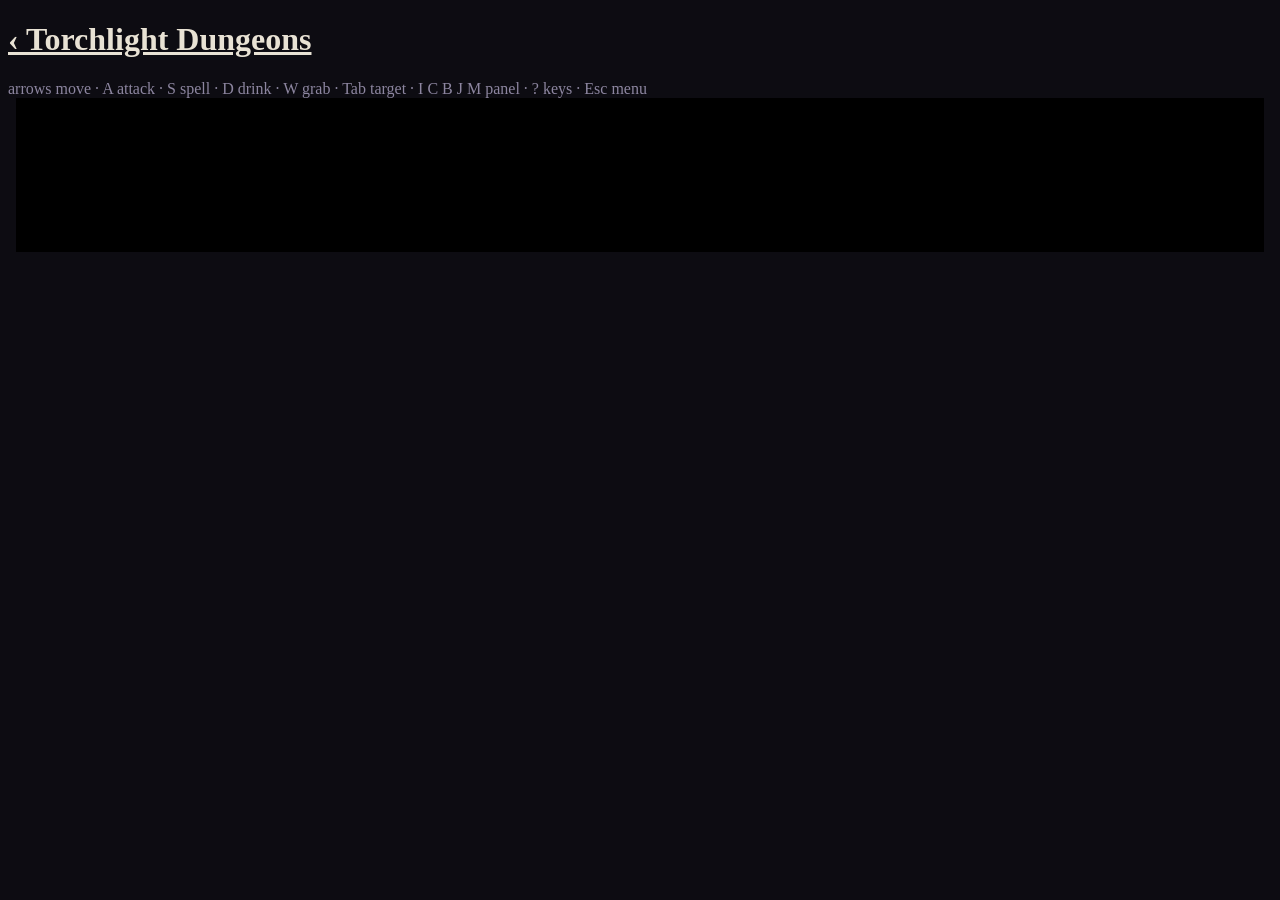
<file: src/torch/head.html>
<!DOCTYPE html>
<html lang="en">
<head>
<meta charset="utf-8">
<meta name="viewport" content="width=device-width, initial-scale=1">
<title>Torchlight Dungeons</title>
<link rel="icon" href="favicon.svg" type="image/svg+xml">
<!-- src/arcade/pad.css goes here (build.sh) -->
<style>
/* Torchlight's own look: a dark panel and HUD over the code-drawn map (phase 6). Keyboard only. */
:root { --tbg: #0d0c12; --panel: #1b1824; --edge: #3a3350; --slot: #13111a; --text: #e8e2d4; --dim: #8d86a0; --gold: #e8b830; --hpc: #c8423a; --mpc: #4a7ad8; --xpc: #c89a3a;
  --q-cursed: #d84a3a; --q-magic: #5a9cff; --q-ego: #b46cf0; --q-art: #f0a830; --q-unknown: #77708a; }
body { background: var(--tbg); color: var(--text); }
header { color: var(--text); } h1 a { color: var(--text); } #hud { color: var(--dim); }
#main { flex: 1; display: flex; gap: 8px; margin: 0 8px 8px; min-height: 0; }
#stage { margin: 0; flex: 1; border-color: var(--edge); background: #000; font: 13px/1.35 ui-monospace, "SF Mono", Menlo, Consolas, monospace; }
#cv { left: 0; top: 0; transform: none; }
img.px { image-rendering: pixelated; width: 32px; height: 32px; display: block; }
img.px.big { width: 48px; height: 48px; } img.px.face { width: 40px; height: 40px; } img.px.hero { width: 160px; height: 160px; filter: drop-shadow(0 6px 0 #0007); }
#ov > * { position: absolute; }
#status { left: 10px; top: 10px; width: 250px; background: #0c0b12d8; border: 2px solid var(--edge); border-radius: 6px; padding: 8px 10px; }
.who { display: flex; gap: 10px; align-items: center; } .who b { display: block; font-size: 14px; } .who small { color: var(--dim); }
.meter { margin: 5px 0; } .meter span { display: flex; justify-content: space-between; font-size: 12px; } .meter i { display: block; height: 7px; background: #2a2636; border-radius: 3px; overflow: hidden; }
.meter i s { display: block; height: 100%; text-decoration: none; transition: width .2s; }
.hp s { background: var(--hpc); } .hp.low s { background: #ff5a3a; animation: blink .8s infinite; } .mp s { background: var(--mpc); } .xp s { background: var(--xpc); } .wt s { background: #7a8a5a; }
.meter.xp i { height: 4px; }
.facts { display: flex; justify-content: space-between; font-size: 12px; margin-top: 4px; } .gold { color: var(--gold); } .bad { color: #ff7a5a; }
.chips { display: flex; flex-wrap: wrap; gap: 3px; margin-top: 4px; } .chips em { font-style: normal; font-size: 11px; padding: 1px 5px; border-radius: 3px; }
.chips .good { background: #234a2c; color: #b8f0b0; } .chips .bad { background: #5a2420; color: #ffc0b0; }
#minibox { right: 10px; top: 10px; width: 240px; }
#mini { width: 240px; height: 132px; image-rendering: pixelated; border: 2px solid var(--edge); border-radius: 6px; display: block; background: #07060b; }
#target { margin-top: 6px; background: #0c0b12d8; border: 2px solid var(--gold); border-radius: 6px; padding: 8px; }
.ct { display: flex; gap: 10px; align-items: center; } .ct b { display: block; } .ct small { color: var(--dim); display: block; }
.ln { font-size: 12px; margin: 4px 0; color: #cfc8b8; } .dim { color: var(--dim); }
#log { left: 10px; bottom: 82px; width: 46%; text-shadow: 0 1px 0 #000, 0 0 4px #000; pointer-events: none; }
#log .new { color: #fff3c8; }
#bar { left: 50%; bottom: 8px; transform: translateX(-50%); display: flex; gap: 10px; padding: 5px; background: #000b; border: 2px solid var(--edge); border-radius: 6px; }
#bar .acts, #bar .hot { display: flex; gap: 4px; } #bar .acts .slot { border-color: #5a4f78; }
.slot { width: 52px; height: 52px; background: var(--slot); border: 2px solid var(--edge); border-radius: 4px; position: relative; display: grid; place-items: center; flex: none; }
.slot .k { position: absolute; left: 3px; top: 0; font-size: 11px; color: var(--gold); font-weight: bold; }
.slot .n { position: absolute; right: 3px; bottom: 0; font-size: 10px; color: var(--text); text-shadow: 0 1px 0 #000; }
.slot.off img, .slot.off .glyph { opacity: .35; } .slot .glyph { font-size: 22px; color: var(--text); } .glyph.dim { color: #5a5468; }
.slot .lab { color: #4a4460; font-size: 9px; text-transform: uppercase; text-align: center; line-height: 1.1; }
.q-cursed { border-color: var(--q-cursed) !important; } .q-magic { border-color: var(--q-magic) !important; } .q-ego { border-color: var(--q-ego) !important; }
.q-art { border-color: var(--q-art) !important; box-shadow: 0 0 6px #f0a83088; } .q-unknown { border-color: var(--q-unknown) !important; }
.card.q-cursed b { color: var(--q-cursed); } .card.q-magic b { color: var(--q-magic); } .card.q-ego b { color: var(--q-ego); } .card.q-art b { color: var(--q-art); }
#prompt { left: 50%; top: 12px; transform: translateX(-50%); background: #2a2010ee; border: 2px solid var(--gold); color: #ffe9b0; padding: 6px 14px; border-radius: 6px; white-space: nowrap; }
#panel { width: 372px; flex: none; background: var(--panel); border: 2px solid var(--edge); border-radius: 6px; display: flex; flex-direction: column; min-height: 0; font: 13px/1.35 ui-monospace, "SF Mono", Menlo, Consolas, monospace; }
#panel[hidden] { display: none; } #panel.focus { border-color: var(--gold); }
#tabs { display: flex; } #tabs b { flex: 1; text-align: center; padding: 7px 0 5px; background: #14121c; color: var(--dim); font-weight: normal; border-bottom: 2px solid var(--edge); cursor: pointer; }
#tabs b small { display: block; font-size: 10px; color: #5a5468; } #tabs b.on { background: var(--panel); color: var(--text); border-bottom-color: transparent; } #tabs b.on small { color: var(--gold); }
#tab { padding: 10px 12px; overflow: auto; flex: 1; }
#tab .lv { border: 2px solid var(--edge); padding: 2px 8px; text-align: center; } #tab .lv b { font-size: 20px; display: block; }
#tab .name { font-size: 16px; } .sub { color: var(--dim); }
.doll { display: grid; grid-template-columns: 52px 1fr 52px; gap: 6px; margin: 10px 0 6px; align-items: center; } .doll .col { display: grid; gap: 6px; } .doll .dmid { display: grid; place-items: center; }
.row4 { display: flex; gap: 6px; justify-content: center; }
.stats { display: grid; grid-template-columns: 1fr 1fr; gap: 2px 14px; border: 2px solid var(--edge); padding: 6px 10px; } .stats span { display: flex; justify-content: space-between; } .stats b { color: var(--gold); font-weight: normal; }
i.up { color: #7adc6a; font-style: normal; margin-left: 4px; } i.down { color: #ff6a5a; font-style: normal; margin-left: 4px; }
h3 { margin: 12px 0 6px; font-size: 11px; color: var(--dim); letter-spacing: .12em; text-transform: uppercase; font-weight: normal; }
.grid { display: grid; grid-template-columns: repeat(6, 52px); gap: 4px; justify-content: center; margin: 8px 0; }
.sel { outline: 2px solid var(--gold); outline-offset: 1px; }
.spell { display: grid; grid-template-columns: 34px 1fr auto; align-items: center; gap: 8px; padding: 3px 6px; border: 1px solid transparent; border-radius: 4px; cursor: pointer; }
.spell.off { opacity: .5; } .spell.ready { border-color: var(--gold); background: #2a2010; } .spell small { color: var(--dim); } .spell em { color: var(--gold); font-style: normal; font-size: 11px; }
.msgs div { font-size: 12px; padding: 2px 0; border-bottom: 1px solid #2a2636; }
.beast { display: flex; gap: 8px; margin: 6px 0; } .beast small { color: var(--dim); display: block; }
#bigmap { image-rendering: pixelated; width: 100%; border: 2px solid var(--edge); }
#tip { position: fixed; z-index: 30; width: 280px; pointer-events: none; }
.card { background: #0c0b11f4; border: 2px solid var(--gold); padding: 10px; border-radius: 4px; font: 13px/1.35 ui-monospace, "SF Mono", Menlo, Consolas, monospace; color: var(--text); }
.card p { display: flex; justify-content: space-between; margin: 3px 0; } .card hr { border: 0; border-top: 1px solid var(--edge); margin: 6px 0; }
.card p span:last-child { color: var(--gold); }
#dlg, #screen { position: absolute; inset: 0; display: grid; place-items: center; z-index: 10; }
#dlg { background: #0008; } #dlg[hidden], #screen[hidden], #target[hidden], #prompt[hidden], #ov[hidden] { display: none; }
#dlg .box { background: var(--panel); border: 2px solid var(--gold); border-radius: 8px; padding: 14px 16px; min-width: 520px; max-width: 92%; max-height: 92%; display: flex; flex-direction: column; }
#dlg .box.wide { min-width: 860px; } #dlg h2 { margin: 0 0 8px; font-size: 16px; color: var(--gold); font-weight: normal; }
#dlg .cols { display: flex; gap: 12px; min-height: 0; flex: 1; } #dlg .list { flex: 1; overflow: auto; min-width: 240px; max-height: 60vh; }
#dlg .side { width: 290px; flex: none; } #dlg .side .card { border-color: var(--edge); }
.row { display: flex; align-items: center; gap: 8px; padding: 4px 8px; border: 2px solid transparent; border-radius: 4px; cursor: pointer; }
.row span { flex: 1; } .row small { color: var(--gold); } .row.sel { border-color: var(--gold); background: #2a2010; outline: none; } .row.off { opacity: .45; }
.row[class*="q-"] { border-left-width: 4px; }
.note { color: var(--dim); font-size: 11px; margin-top: 8px; } kbd { display: inline-block; min-width: 140px; color: var(--gold); font: inherit; }
.shopline { display: flex; gap: 16px; margin-bottom: 8px; color: #cfc8b8; }
#screen { background: radial-gradient(ellipse at center, #0000 0, #000a 70%); }
.titlecard { text-align: center; background: #0c0b12cc; border: 2px solid var(--edge); border-radius: 10px; padding: 26px 40px; max-width: 640px; }
.titlecard h1 { font: 700 44px/1 Georgia, "Times New Roman", serif; letter-spacing: .14em; color: #ffcf70; text-shadow: 0 0 18px #ff8a2088, 0 3px 0 #5a2a00; text-transform: uppercase; margin: 0 0 6px; }
.titlecard h1 span { display: block; font-size: 26px; letter-spacing: .4em; color: #f0e2c0; margin-top: 8px; }
.blink { animation: blink 1.2s steps(2) infinite; color: #fff; } @keyframes blink { 50% { opacity: .35; } }
.fame { font-size: 12px; color: var(--dim); } .fame.best { color: var(--text); } .fame b { color: var(--gold); display: inline-block; min-width: 52px; text-align: right; margin-right: 6px; }
.tomb .rip { font-size: 40px; color: #d8d0c0; text-shadow: none; }
.create { background: #0c0b12ee; border: 2px solid var(--edge); border-radius: 10px; padding: 16px 20px; width: min(980px, 94%); }
.steps { display: flex; gap: 18px; margin-bottom: 12px; } .steps b { color: #5a5468; font-weight: normal; } .steps b.on { color: var(--gold); } .steps b.done { color: var(--dim); }
.cbody { display: grid; grid-template-columns: 220px 180px 1fr; gap: 16px; align-items: start; }
.cinfo h2 { margin: 0 0 6px; color: var(--gold); font-weight: normal; } .cinfo .stats { margin: 8px 0; }
.preview { display: grid; place-items: center; background: #13111a; border: 2px solid var(--edge); border-radius: 8px; padding: 10px; }
.namebox { margin-top: 8px; padding: 6px 10px; border: 2px solid var(--gold); border-radius: 4px; font-size: 16px; } .caret { animation: blink 1s steps(2) infinite; }
</style>
</head>
<body>
<header>
  <h1><a href="./" title="Back to the cartridge shelf">&#8249; Torchlight Dungeons</a></h1>
  <div id="hud">arrows move &middot; A attack &middot; S spell &middot; D drink &middot; W grab &middot; Tab target &middot; I C B J M panel &middot; ? keys &middot; Esc menu</div>
</header>
<div id="main">
  <div id="stage">
    <canvas id="cv" aria-label="The dungeon map around you."></canvas>
    <div id="ov" hidden>
      <div id="status"></div>
      <div id="minibox"><canvas id="mini" width="240" height="132"></canvas><div id="target" hidden></div></div>
      <div id="log" aria-live="polite"></div>
      <div id="bar"></div>
      <div id="prompt" hidden></div>
    </div>
    <div id="screen" hidden></div>
    <div id="dlg" hidden></div>
  </div>
  <aside id="panel" hidden><div id="tabs"></div><div id="tab"></div></aside>
</div>
<div id="tip" hidden></div>
</file>
